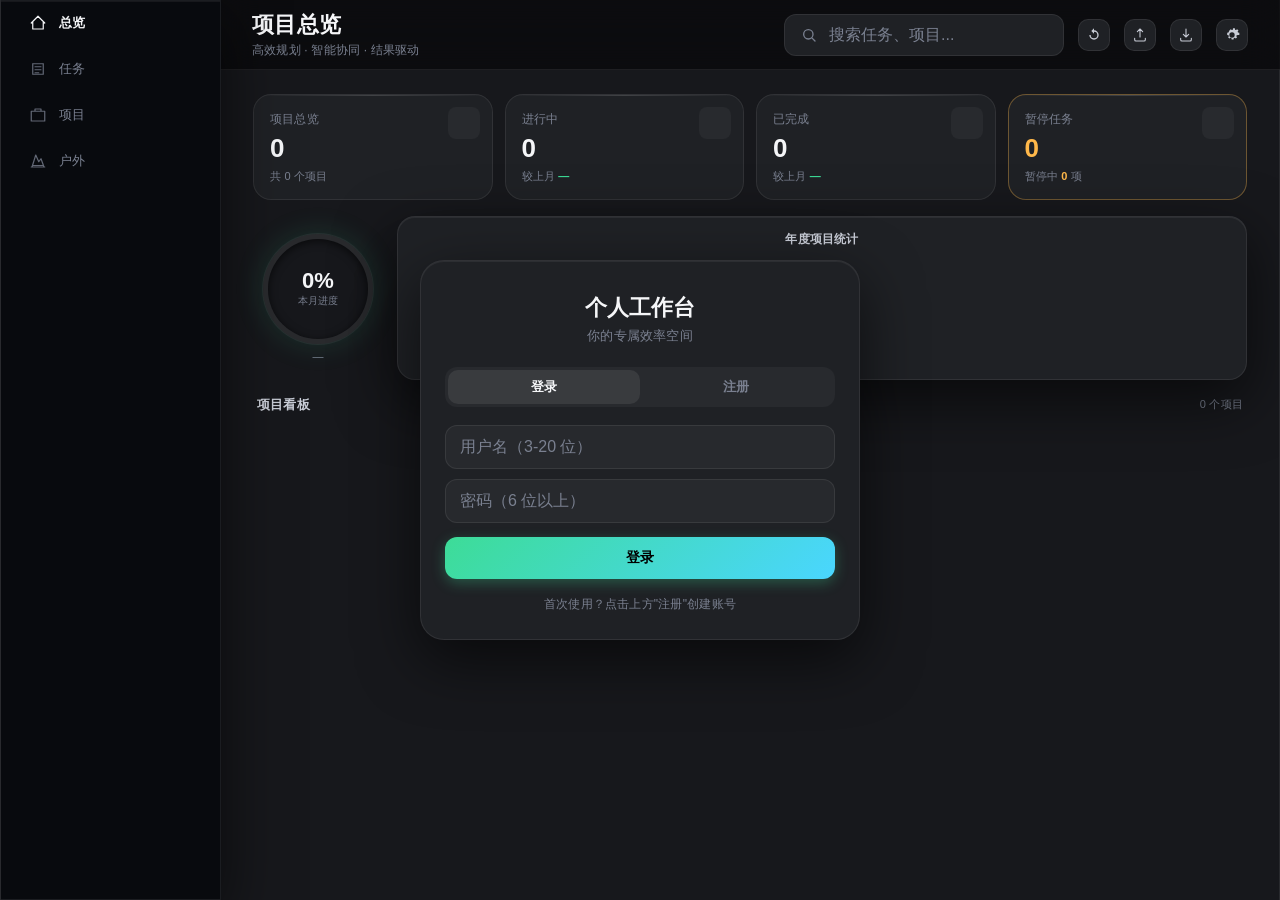
<file: index.html>
<!DOCTYPE html>
<html lang="zh-CN">
<head>
<meta charset="UTF-8">
<meta name="viewport" content="width=device-width, initial-scale=1.0, maximum-scale=1.0, user-scalable=no">
<meta name="theme-color" content="#0b0d12">
<meta name="apple-mobile-web-app-capable" content="yes">
<meta name="apple-mobile-web-app-status-bar-style" content="black-translucent">
<meta name="apple-mobile-web-app-title" content="个人工作台">
<title>个人工作台 - Personal Workbench</title>
<link rel="manifest" href="manifest.json">
<link rel="icon" type="image/png" href="icons/icon-192.png">
<link rel="apple-touch-icon" href="icons/icon-192.png">
<link rel="stylesheet" href="style.css">
</head>
<body>
  <!-- 背景动效层 -->
  <div class="bg-aurora"></div>
  <div class="bg-grid"></div>

  <!-- ========== 登录页 ========== -->
  <div class="auth-page" id="authPage">
    <div class="auth-card glass">
      <h1 class="auth-title">个人工作台</h1>
      <p class="auth-subtitle">你的专属效率空间</p>

      <div class="auth-tabs">
        <button class="auth-tab active" data-auth="login">登录</button>
        <button class="auth-tab" data-auth="register">注册</button>
      </div>

      <div class="auth-form">
        <input type="text" id="authUsername" placeholder="用户名（3-20 位）" autocomplete="off">
        <input type="password" id="authPassword" placeholder="密码（6 位以上）" autocomplete="off">
        <button class="btn btn-primary auth-submit" id="authSubmit">登录</button>
      </div>

      <div class="auth-hint" id="authHint">
        首次使用？点击上方"注册"创建账号
      </div>
    </div>
  </div>

  <!-- ========== App 主体（登录后显示） ========== -->
  <div id="appShell" style="display:none;">
    <!-- 顶部操作栏 -->
    <header class="top-bar">
      <div class="top-left" id="topLeft">
        <div class="avatar-wrapper" id="avatarWrap" title="点击修改头像和名称">
          <div class="avatar" id="avatarImg"></div>
          <div class="avatar-info">
            <span class="avatar-name" id="avatarName">我的工作台</span>
            <span class="avatar-company" id="avatarCompany">未设置公司</span>
          </div>
          <span class="avatar-edit-hint">✎</span>
        </div>
      </div>
      <div class="top-center" id="topCenter">
        <div class="page-title" id="pageTitle">项目总览</div>
        <div class="page-subtitle">高效规划 · 智能协同 · 结果驱动</div>
      </div>
      <div class="top-right">
        <div class="top-search" id="topSearch">
          <svg viewBox="0 0 24 24" width="16" height="16"><circle cx="11" cy="11" r="7" stroke="currentColor" stroke-width="2" fill="none"/><path d="M21 21l-4.35-4.35" stroke="currentColor" stroke-width="2" fill="none" stroke-linecap="round"/></svg>
          <input type="text" placeholder="搜索任务、项目..." id="globalSearchInput">
        </div>
        <button class="icon-btn" id="historyBtn" title="任务进度">
          <svg viewBox="0 0 24 24" width="16" height="16"><path d="M12 5V2L8 6l4 4V7a5 5 0 1 1-5 5H5a7 7 0 1 0 7-7Z" fill="currentColor"/></svg>
        </button>
        <button class="icon-btn" id="backupBtn" title="本地备份">
          <svg viewBox="0 0 24 24" width="16" height="16"><path d="M12 15V3M8 7l4-4 4 4M4 17v2a2 2 0 0 0 2 2h12a2 2 0 0 0 2-2v-2" stroke="currentColor" stroke-width="1.6" fill="none" stroke-linecap="round" stroke-linejoin="round"/></svg>
        </button>
        <button class="icon-btn" id="importBackupBtn" title="导入备份">
          <svg viewBox="0 0 24 24" width="16" height="16"><path d="M12 3v12M8 11l4 4 4-4M4 17v2a2 2 0 0 0 2 2h12a2 2 0 0 0 2-2v-2" stroke="currentColor" stroke-width="1.6" fill="none" stroke-linecap="round" stroke-linejoin="round"/></svg>
        </button>
        <button class="icon-btn" id="settingsBtn" title="设置">
          <svg viewBox="0 0 24 24" width="16" height="16"><path d="M12 8a4 4 0 1 0 0 8 4 4 0 0 0 0-8Zm9 4-2 .3a7.5 7.5 0 0 1-.6 1.5l1.3 1.6-2 2-1.6-1.3a7.5 7.5 0 0 1-1.5.6l-.3 2h-2.8l-.3-2a7.5 7.5 0 0 1-1.5-.6l-1.6 1.3-2-2 1.3-1.6a7.5 7.5 0 0 1-.6-1.5l-2-.3V8.7l2-.3a7.5 7.5 0 0 1 .6-1.5L8.1 5.3l2-2 1.6 1.3a7.5 7.5 0 0 1 1.5-.6l.3-2h2.8l.3 2a7.5 7.5 0 0 1 1.5.6l1.6-1.3 2 2-1.3 1.6a7.5 7.5 0 0 1 .6 1.5l2 .3V12Z" fill="currentColor"/></svg>
        </button>
      </div>
    </header>

    <!-- 侧边栏/底部 Tab -->
    <nav class="tab-bar glass" id="tabBar">
      <button class="tab active" data-tab="overview">
        <svg viewBox="0 0 24 24" width="20" height="20"><path d="M3 12 12 3l9 9M5 10v10h14V10" stroke="currentColor" stroke-width="1.6" fill="none" stroke-linecap="round" stroke-linejoin="round"/></svg>
        <span>总览</span>
      </button>
      <button class="tab" data-tab="tasks">
        <svg viewBox="0 0 24 24" width="20" height="20"><path d="M5 5h14v14H5zM8 9h8M8 13h8M8 17h5" stroke="currentColor" stroke-width="1.6" fill="none" stroke-linecap="round"/></svg>
        <span>任务</span>
      </button>
      <button class="tab tab-add" id="fabBtn" title="新增">
        <span class="tab-add-bg">
          <svg viewBox="0 0 24 24" width="22" height="22"><path d="M12 5v14M5 12h14" stroke="currentColor" stroke-width="2" stroke-linecap="round"/></svg>
        </span>
      </button>
      <button class="tab" data-tab="projects">
        <svg viewBox="0 0 24 24" width="20" height="20"><path d="M3 7h18v13H3zM8 7V4h8v3" stroke="currentColor" stroke-width="1.6" fill="none" stroke-linecap="round" stroke-linejoin="round"/></svg>
        <span>项目</span>
      </button>
      <button class="tab" data-tab="health">
        <svg viewBox="0 0 24 24" width="20" height="20"><path d="M3 20h18M4 20L9 4l4 9 3-4 4 11M5 18h13" stroke="currentColor" stroke-width="1.6" fill="none" stroke-linecap="round" stroke-linejoin="round"/></svg>
        <span>户外</span>
      </button>
    </nav>

    <!-- 主内容区 -->
    <main class="app-main" id="appMain">

    <!-- ========== 项目总览页 ========== -->
    <section class="page page-overview active" id="pageOverview">
      <!-- 统计卡片组 -->
      <div class="stats-row">
        <div class="stat-card">
          <div class="stat-label">项目总览</div>
          <div class="stat-value" id="statTotalProj">0</div>
          <div class="stat-meta">共 <span id="statTotalProjSub">0</span> 个项目</div>
        </div>
        <div class="stat-card">
          <div class="stat-label">进行中</div>
          <div class="stat-value" id="statActive">0</div>
          <div class="stat-meta">较上月 <span class="up" id="statActiveTrend">—</span></div>
        </div>
        <div class="stat-card">
          <div class="stat-label">已完成</div>
          <div class="stat-value" id="statDone">0</div>
          <div class="stat-meta">较上月 <span class="up" id="statDoneTrend">—</span></div>
        </div>
        <div class="stat-card paused">
          <div class="stat-label">暂停任务</div>
          <div class="stat-value" id="statPaused">0</div>
          <div class="stat-meta">暂停中 <span class="down" id="statPausedSub">0</span> 项</div>
        </div>
      </div>

      <!-- 进度飞轮 + 年度柱状图（左）+ 今日任务预览（右） -->
      <div class="progress-section">
        <div class="progress-label" id="progressDateLabel">本月进度</div>
        <div class="progress-row">
          <div class="progress-circle-wrap">
            <div class="progress-circle" id="progressCircle">
              <div class="circle-inner">
                <div class="circle-pct" id="circlePct">0%</div>
                <div class="circle-caption">本月进度</div>
              </div>
            </div>
            <div class="progress-days" id="progressDays">—</div>
          </div>
          <div class="yearly-chart glass" id="yearlyChart">
            <div class="chart-title">年度项目统计</div>
            <div class="chart-bars" id="chartBars">
              <!-- JS 渲染每月柱状图 -->
            </div>
            <div class="chart-legend">
              <span><i style="background:var(--accent)"></i> 每月新增项目</span>
            </div>
          </div>
          <!-- PC端：AI 智能助手 -->
          <div class="ai-assistant glass" id="aiAssistant">
            <div class="ai-head">
              <div class="ai-avatar">✨</div>
              <div class="ai-title">AI 智能助手</div>
            </div>
            <div class="ai-body">
              <div class="ai-section">
                <div class="ai-section-title">🎯 今日焦点</div>
                <div class="ai-focus-list" id="aiFocusList">
                  <div class="empty-hint">暂无高优先级任务</div>
                </div>
              </div>
              <div class="ai-section">
                <div class="ai-section-title">💡 智能建议</div>
                <div class="ai-suggestion" id="aiSuggestion">正在分析你的工作数据...</div>
              </div>
              <div class="ai-section">
                <div class="ai-section-title">📊 最新动态</div>
                <div class="ai-news-list" id="aiNewsList">
                  <div class="empty-hint">暂无动态</div>
                </div>
              </div>
            </div>
          </div>
        </div>
      </div>

      <!-- 项目看板 -->
      <div class="overview-projects-panel">
        <div class="panel-head">
          <span class="panel-title">项目看板</span>
          <span class="panel-meta" id="overviewProjectCount">0 个项目</span>
        </div>
        <div class="projects-row" id="overviewProjects">
          <!-- JS 渲染 -->
        </div>
        <!-- 任务搜索框（位于项目看板面板下方，右侧搜索图标做确认搜索） -->
        <div class="search-bar overview-search">
          <input type="text" placeholder="搜索任务、项目..." id="searchInput">
          <button class="search-btn" id="searchBtn" title="搜索">
            <svg viewBox="0 0 24 24" width="18" height="18"><circle cx="11" cy="11" r="7" stroke="currentColor" stroke-width="1.8" fill="none" stroke-linecap="round"/><path d="M16.5 16.5 21 21" stroke="currentColor" stroke-width="1.8" fill="none" stroke-linecap="round"/></svg>
          </button>
        </div>
      </div>
    </section>

    <!-- ========== 任务管理页（日历 + 今日待办 + 本周任务） ========== -->
    <section class="page page-tasks" id="pageTasks">
      <!-- 日历区域 -->
      <div class="calendar-wrap glass">
        <div class="cal-header">
          <button class="cal-nav" id="prevMonth">‹</button>
          <div class="cal-title" id="calTitle">2025年5月</div>
          <button class="cal-nav" id="nextMonth">›</button>
        </div>
        <div class="cal-weekdays" id="calWeekdays">
          <span>一</span><span>二</span><span>三</span><span>四</span><span>五</span><span>六</span><span>日</span>
        </div>
        <div class="cal-days" id="calDays"></div>
      </div>

      <!-- 今日待办（可折叠） -->
      <div class="collapsible-section">
        <button class="collapse-header" id="todayTasksHeader">
          <span class="collapse-title">
            <span class="collapse-icon"><svg viewBox="0 0 24 24" width="17" height="17"><rect x="4" y="4" width="16" height="16" rx="2.5" stroke="currentColor" stroke-width="1.6" fill="none"/><path d="M8 9h8M8 13h5" stroke="currentColor" stroke-width="1.6" fill="none" stroke-linecap="round"/></svg></span>
            今日待办
          </span>
          <span class="collapse-meta">
            <span class="badge" id="taskCount">0</span>
            <span class="collapse-arrow" id="todayTasksArrow">▾</span>
          </span>
        </button>
        <div class="collapse-body" id="todayTasksBody">
          <div class="task-list" id="taskList"></div>
        </div>
      </div>

      <!-- 本周任务（可折叠） -->
      <div class="collapsible-section">
        <button class="collapse-header" id="weekTasksHeader">
          <span class="collapse-title">
            <span class="collapse-icon"><svg viewBox="0 0 24 24" width="17" height="17"><rect x="3.5" y="5" width="17" height="16" rx="2" stroke="currentColor" stroke-width="1.6" fill="none"/><path d="M3.5 9.5h17M8 3v4M16 3v4" stroke="currentColor" stroke-width="1.6" fill="none" stroke-linecap="round"/></svg></span>
            本周任务
          </span>
          <span class="collapse-meta">
            <span class="badge" id="eventCount">0</span>
            <span class="collapse-arrow" id="weekTasksArrow">▾</span>
          </span>
        </button>
        <div class="collapse-body" id="weekTasksBody">
          <div class="event-list" id="eventList"></div>
        </div>
      </div>

      <!-- 所有任务（可折叠，含已完成） -->
      <div class="collapsible-section">
        <button class="collapse-header" id="allTasksHeader">
          <span class="collapse-title">
            <span class="collapse-icon"><svg viewBox="0 0 24 24" width="17" height="17"><path d="M4 6h11M4 12h11M4 18h11" stroke="currentColor" stroke-width="1.6" fill="none" stroke-linecap="round"/><circle cx="19" cy="6" r="0.8" fill="currentColor"/><circle cx="19" cy="12" r="0.8" fill="currentColor"/><circle cx="19" cy="18" r="0.8" fill="currentColor"/></svg></span>
            所有任务
          </span>
          <span class="collapse-meta">
            <span class="badge" id="taskAllCount">0</span>
            <span class="collapse-arrow" id="allTasksArrow">▾</span>
          </span>
        </button>
        <div class="collapse-body" id="allTasksBody">
          <div class="task-list" id="taskAllList"></div>
        </div>
      </div>
    </section>

    <!-- ========== 项目管理页 ========== -->
    <section class="page page-projects" id="pageProjects">
      <div class="section-header">
        <h2>我的项目</h2>
      </div>
      <div class="project-summary glass" id="projSummary">
        <!-- 汇总由 JS 渲染 -->
      </div>
      <div class="project-full-list" id="projectFullList">
        <!-- 项目卡片由 JS 渲染 -->
      </div>
    </section>

    <!-- ========== 户外页面（v2.0：仅保留露营） ========== -->
    <section class="page page-health" id="pageHealth">
      <!-- 露营装备看板（最上面） -->
      <div class="camping-gear glass" id="campingGear"></div>
      <!-- 记录露营 -->
      <button class="btn btn-primary camping-log-btn" id="campingLogBtn"><svg viewBox="0 0 24 24" width="18" height="18"><path d="M12 4 3 19h18L12 4Z" stroke="currentColor" stroke-width="1.7" fill="none" stroke-linejoin="round"/><path d="M12 4l2.5 15M12 4 9.5 19M5 14h14" stroke="currentColor" stroke-width="1.7" fill="none" stroke-linecap="round" stroke-linejoin="round"/></svg> 记录露营</button>
      <!-- 露营看板 -->
      <div class="camping-board glass" id="campingBoard"></div>
      <!-- 历史记录 -->
      <div class="camping-history" id="campingHistory"></div>
    </section>
  </main>

  <!-- ========== 设置中心页（覆盖式） ========== -->
  <section class="settings-page" id="settingsPage">
    <header class="settings-header glass">
      <button class="icon-btn" id="settingsBack">‹</button>
      <h2>设置中心</h2>
      <span style="width:36px;"></span>
    </header>

    <div class="settings-body">

      <!-- 一、账号与同步 -->
      <div class="settings-group">
        <div class="group-title">一、账号信息</div>
        <div class="settings-card glass">
          <div class="settings-row" id="rowProfile">
            <span>登录账号</span>
            <span class="settings-row-hint" id="loginAccountName">—</span>
          </div>
          <div class="settings-row clickable" id="rowChangePwd">
            <span>修改登录密码</span>
            <span class="arrow">›</span>
          </div>
          <div class="settings-row clickable" id="rowLogout">
            <span class="danger-text">退出登录</span>
            <span class="arrow">›</span>
          </div>
        </div>
      </div>

      <!-- 二、任务与项目 -->
      <div class="settings-group">
        <div class="group-title">二、任务与项目</div>
        <div class="settings-card glass">
          <div class="settings-row">
            <span>新建任务默认优先级</span>
            <select class="form-select-sm" id="setDefaultPriority" onchange="saveSettingsPrefs()">
              <option value="high">高</option>
              <option value="mid" selected>中</option>
              <option value="low">低</option>
            </select>
          </div>
          <div class="settings-row">
            <span>已完成任务显示</span>
            <select class="form-select-sm" id="setDoneTaskDisplay" onchange="saveSettingsPrefs();renderTasks();renderTasksAll()">
              <option value="strike">划线保留</option>
              <option value="bottom" selected>沉底</option>
              <option value="hide">隐藏</option>
            </select>
          </div>
          <div class="settings-row">
            <span>项目卡片排序</span>
            <select class="form-select-sm" id="setProjectSort" onchange="saveSettingsPrefs();renderProjects();renderOverview()">
              <option value="due">截止日期</option>
              <option value="created">创建时间</option>
              <option value="name">名称</option>
            </select>
          </div>
          <div class="settings-row clickable" id="rowProjTypeManage">
            <span>项目类型预设</span>
            <span class="settings-row-hint" id="projTypeCountHint">0 个类型</span>
            <span class="arrow">›</span>
          </div>
          <div class="settings-row clickable" id="rowTagManage">
            <span>自定义标签管理</span>
            <span class="settings-row-hint" id="tagCountHint">0 个标签</span>
            <span class="arrow">›</span>
          </div>
        </div>
      </div>

      <!-- 三、文件与导出设置 -->
      <div class="settings-group">
        <div class="group-title">三、文件与导出设置</div>
        <div class="settings-card glass">
          <div class="settings-row clickable" id="rowCloudUsage">
            <span>查看本地数据大小</span>
            <span class="settings-row-hint" id="cloudUsageHint">查看占用量</span>
            <span class="arrow">›</span>
          </div>
          <div class="settings-row clickable" id="rowBatchDelete">
            <span>批量删除数据</span>
            <span class="settings-row-hint">清理无用记录</span>
            <span class="arrow">›</span>
          </div>
          <div class="settings-row clickable" id="rowExportAll">
            <span>全部数据本地备份导出</span>
            <span class="arrow">›</span>
          </div>
          <div class="settings-row clickable" id="rowImportAll">
            <span>全部数据文件导入</span>
            <span class="settings-row-hint">从备份文件恢复</span>
            <span class="arrow">›</span>
          </div>
          <div class="settings-row clickable" id="rowClearSample">
            <span class="danger-text">清空示例数据</span>
            <span class="settings-row-hint">恢复为空白默认数据</span>
            <span class="arrow">›</span>
          </div>
        </div>
      </div>

      <!-- 四、视图与外观 -->
      <div class="settings-group">
        <div class="group-title">四、视图与外观</div>
        <div class="settings-card glass">
          <div class="settings-row">
            <span>周起始日</span>
            <select class="form-select-sm" id="setWeekStart" onchange="saveSettingsPrefs();renderCalendar()">
              <option value="monday" selected>周一</option>
              <option value="sunday">周日</option>
            </select>
          </div>
          <div class="settings-row">
            <span>默认起始页</span>
            <select class="form-select-sm" id="setDefaultPage" onchange="saveSettingsPrefs()">
              <option value="overview" selected>总览</option>
              <option value="tasks">任务</option>
              <option value="projects">项目</option>
              <option value="health">户外</option>
            </select>
          </div>
          <div class="settings-row">
            <span>主题模式</span>
            <div class="seg-control" id="themeControl">
              <button data-theme="dark" class="active">深色</button>
              <button data-theme="light">浅色</button>
            </div>
          </div>
          <div class="settings-row">
            <span>强调色</span>
            <div class="color-picker" id="accentPicker">
              <span data-accent="#3ddc97" class="active" style="background:#3ddc97"></span>
              <span data-accent="#ED5126" style="background:#ED5126"></span>
              <span data-accent="#862617" style="background:#862617"></span>
              <span data-accent="#F97D1C" style="background:#F97D1C"></span>
              <span data-accent="#FEBA07" style="background:#FEBA07"></span>
              <span data-accent="#BACF65" style="background:#BACF65"></span>
              <span data-accent="#20A162" style="background:#20A162"></span>
              <span data-accent="#22A2C3" style="background:#22A2C3"></span>
              <span data-accent="#2983BB" style="background:#2983BB"></span>
              <span data-accent="#A020F0" style="background:#A020F0"></span>
            </div>
          </div>
        </div>
      </div>

      <div class="settings-footer" id="settingsFooter">
        个人工作台 <span id="appVersionText">v1.1</span> · 本地存储版<br>
        数据保存在当前浏览器中
      </div>
    </div>
  </section>

  <!-- 左下角浮动操作按钮 + 弹出菜单 -->
  <div class="fab-area" id="fabArea">
    <div class="fab-menu" id="fabMenu">
      <button class="fab-menu-item" data-action="project">
        <span class="fab-menu-icon"><svg viewBox="0 0 24 24" width="20" height="20"><path d="M3 7.5A1.5 1.5 0 0 1 4.5 6H9l2 2h8.5A1.5 1.5 0 0 1 21 9.5v9a1.5 1.5 0 0 1-1.5 1.5h-15A1.5 1.5 0 0 1 3 18.5v-11Z" stroke="currentColor" stroke-width="1.7" fill="none" stroke-linejoin="round"/></svg></span>
        <span class="fab-menu-label">新建项目</span>
      </button>
      <button class="fab-menu-item" data-action="task">
        <span class="fab-menu-icon"><svg viewBox="0 0 24 24" width="20" height="20"><rect x="4" y="4" width="16" height="16" rx="2.5" stroke="currentColor" stroke-width="1.7" fill="none"/><path d="M8 9h8M8 13h5M8 17h3" stroke="currentColor" stroke-width="1.7" fill="none" stroke-linecap="round"/></svg></span>
        <span class="fab-menu-label">新建任务</span>
      </button>
      <button class="fab-menu-item" data-action="camping">
        <span class="fab-menu-icon"><svg viewBox="0 0 24 24" width="20" height="20"><path d="M12 4 3 19h18L12 4Z" stroke="currentColor" stroke-width="1.7" fill="none" stroke-linejoin="round"/><path d="M12 4l2.5 15M12 4 9.5 19M5 14h14" stroke="currentColor" stroke-width="1.7" fill="none" stroke-linecap="round" stroke-linejoin="round"/></svg></span>
        <span class="fab-menu-label">记录露营</span>
      </button>
    </div>
  </div>

  <!-- 修改密码弹层 -->
  <div class="modal-mask" id="pwdModal">
    <div class="modal glass">
      <div class="modal-head">
        <h3>修改密码</h3>
        <button class="modal-close" id="pwdClose">×</button>
      </div>
      <div class="modal-body">
        <label class="form-label">原密码</label>
        <input type="password" id="oldPwd" placeholder="输入原密码">
        <label class="form-label">新密码</label>
        <input type="password" id="newPwd" placeholder="6 位以上">
        <label class="form-label">确认新密码</label>
        <input type="password" id="newPwd2" placeholder="再次输入">
      </div>
      <div class="modal-foot">
        <button class="btn btn-ghost" id="pwdCancel">取消</button>
        <button class="btn btn-primary" id="pwdSave">确认修改</button>
      </div>
    </div>
  </div>

  <!-- 头像/公司编辑弹层 -->
  <div class="modal-mask" id="profileModal">
    <div class="modal glass">
      <div class="modal-head">
        <h3>编辑资料</h3>
        <button class="modal-close" id="profileClose">×</button>
      </div>
      <div class="modal-body profile-body">
        <div class="profile-avatar-section">
          <div class="profile-avatar-preview" id="profileAvatarPreview"></div>
          <div class="profile-avatar-actions">
            <button class="btn btn-ghost btn-sm" id="pickEmoji">选表情</button>
            <button class="btn btn-ghost btn-sm" id="pickColor">换颜色</button>
            <button class="btn btn-ghost btn-sm" id="pickImage">📷 上传图片</button>
          </div>
          <input type="file" id="avatarImageFile" accept="image/*" style="display:none;">
          <div class="emoji-picker" id="emojiPicker" style="display:none;">
            <span>😀</span><span>😎</span><span>🤩</span><span>🚀</span><span>💼</span>
            <span>💡</span><span>🔥</span><span>⭐</span><span>🎯</span><span>🏆</span>
            <span>💪</span><span>🧠</span><span>📊</span><span>📋</span><span>✅</span>
            <span>⚡</span><span>🎨</span><span>🔧</span><span>📱</span><span>💻</span>
          </div>
          <div class="color-picker-grid" id="colorPickerGrid" style="display:none;">
            <span style="background:#3ddc97"></span>
            <span style="background:#4ad6ff"></span>
            <span style="background:#a78bfa"></span>
            <span style="background:#f0abfc"></span>
            <span style="background:#ffb84a"></span>
            <span style="background:#ff5a5f"></span>
            <span style="background:#6366f1"></span>
            <span style="background:#14b8a6"></span>
            <span style="background:#f97316"></span>
            <span style="background:#8b5cf6"></span>
            <span style="background:#ec4899"></span>
            <span style="background:#06b6d4"></span>
          </div>
        </div>
        <label class="form-label">昵称</label>
        <input type="text" id="profileName" placeholder="输入你的昵称" maxlength="12">
        <label class="form-label">公司</label>
        <input type="text" id="profileCompany" placeholder="输入公司/团队名称" maxlength="20">
      </div>
      <div class="modal-foot">
        <button class="btn btn-ghost" id="profileCancel">取消</button>
        <button class="btn btn-primary" id="profileSave">保存</button>
      </div>
    </div>
  </div>

  <!-- 导入文件 -->
  <input type="file" id="importFile" accept="application/json" style="display:none;">
  </div><!-- /appShell -->

  <!-- 记录露营弹层 -->
  <div class="modal-mask" id="campingLogModal">
    <div class="modal glass">
      <div class="modal-head">
        <h3>⛺ 记录露营</h3>
        <button class="modal-close" id="campingLogClose">×</button>
      </div>
      <div class="modal-body">
        <label class="form-label">露营地点</label>
        <input type="text" id="campLoc" placeholder="例如：莫干山营地" maxlength="30">
        <label class="form-label">交通方式</label>
        <select id="campTransport" class="form-select">
          <option value="骑行">骑行</option>
          <option value="电动车">电动车</option>
          <option value="汽车">汽车</option>
          <option value="公共">公共</option>
        </select>
        <label class="form-label">露营人员</label>
        <select id="campPeople" class="form-select">
          <option value="家人">家人</option>
          <option value="朋友">朋友</option>
          <option value="随缘">随缘</option>
        </select>
        <label class="form-label">露营评级</label>
        <select id="campRating" class="form-select">
          <option value="优秀">优秀</option>
          <option value="良好">良好</option>
          <option value="说得过去">说得过去</option>
          <option value="扑街">扑街</option>
        </select>
        <label class="form-label">露营类别</label>
        <select id="campCategory" class="form-select">
          <option value="获能">获能</option>
          <option value="散心">散心</option>
          <option value="锻炼">锻炼</option>
          <option value="野炊">野炊</option>
        </select>
        <label class="form-label">备注（可选）</label>
        <input type="text" id="campNote" placeholder="补充说明..." maxlength="60">
      </div>
      <div class="modal-foot">
        <button class="btn btn-ghost" id="campingLogCancel">取消</button>
        <button class="btn btn-primary" id="campingLogSave">保存</button>
      </div>
    </div>
  </div>

  <!-- 编辑露营装备弹层 -->
  <div class="modal-mask" id="campingGearModal">
    <div class="modal glass">
      <div class="modal-head">
        <h3 id="campingGearTitle">编辑露营装备</h3>
        <button class="modal-close" id="campingGearClose">×</button>
      </div>
      <div class="modal-body">
        <label class="form-label">装备清单</label>
        <textarea id="campingGearInput" rows="5" placeholder="如：帐篷 / 睡袋 / 防潮垫 / 头灯 / 烧烤架 ..."></textarea>
        <p class="form-hint">换行可分行填写，保存后会显示在露营装备看板。</p>
      </div>
      <div class="modal-foot">
        <button class="btn btn-ghost" id="campingGearCancel">取消</button>
        <button class="btn btn-primary" id="campingGearSave">保存</button>
      </div>
    </div>
  </div>

  <!-- 新增/编辑任务弹层 -->
  <div class="modal-mask" id="taskModal">
    <div class="modal glass">
      <div class="modal-head">
        <h3 id="modalTitle">新建任务</h3>
        <button class="modal-close" id="modalClose">×</button>
      </div>
      <div class="modal-body">
        <label class="form-label">任务标题</label>
        <input type="text" id="taskTitle" placeholder="例如：完成产品需求文档">

        <label class="form-label">所属项目</label>
        <select id="taskProject">
          <!-- 由 JS 动态填充项目列表 -->
        </select>

        <div class="form-row">
          <div class="form-col">
            <label class="form-label">优先级</label>
            <select id="taskPriority">
              <option value="low">低</option>
              <option value="mid" selected>中</option>
              <option value="high">高</option>
            </select>
          </div>
          <div class="form-col datetime-col">
            <label class="form-label">执行时间</label>
            <div class="dt-pair">
              <input type="date" id="taskDate" value="">
              <input type="time" id="taskTime" value="">
            </div>
          </div>
        </div>

        <label class="form-label">备注（可选）</label>
        <textarea id="taskNote" rows="2" placeholder="补充说明..."></textarea>
      </div>
      <div class="modal-foot">
        <button class="btn btn-ghost" id="modalCancel">取消</button>
        <button class="btn btn-primary" id="modalSave">保存</button>
      </div>
    </div>
  </div>

  <!-- 新增/编辑项目弹层 -->
  <div class="modal-mask" id="projectModal">
    <div class="modal glass">
      <div class="modal-head">
        <h3 id="projectModalTitle">新建项目</h3>
        <button class="modal-close" id="projectClose">×</button>
      </div>
      <div class="modal-body">
        <label class="form-label">项目名称</label>
        <input type="text" id="projName" placeholder="例如：小程序改版">
        <label class="form-label">项目编号</label>
        <input type="text" id="projCode" placeholder="例如：YX-JG-2026-001">
        <label class="form-label">项目类型</label>
        <select id="projType"></select>
        <input type="text" id="projTypeCustom" style="display:none;margin-top:6px" placeholder="输入自定义类型名称">
        <label class="form-label">起始时间</label>
        <div class="dt-pair">
          <input type="date" id="projStartDate">
          <input type="time" id="projStartTime">
        </div>
        <label class="form-label">预计完成时间</label>
        <div class="dt-pair">
          <input type="date" id="projDueDate">
          <input type="time" id="projDueTime">
        </div>
        <label class="form-label">项目地址</label>
        <input type="text" id="projAddress" placeholder="例如：https://xxx.com 或物理位置">
        <label class="form-label">项目标签</label>
        <div class="project-tag-select" id="projTagSelect"></div>
        <label class="form-label">项目备注</label>
        <textarea id="projNote" rows="3" placeholder="补充说明项目背景、目标等..."></textarea>
        <label class="form-label">项目状态</label>
        <select id="projStatus">
          <option value="active">进行中</option>
          <option value="paused">已暂停</option>
          <option value="done">已完成</option>
        </select>
      </div>
      <div class="modal-foot">
        <button class="btn-icon btn-del" id="projectDel" title="删除项目">
          <svg viewBox="0 0 24 24" width="20" height="20"><path d="M4 7h16M9 7V5h6v2M6 7l1 13h10l1-13M10 11v5M14 11v5" stroke="currentColor" stroke-width="1.6" fill="none" stroke-linecap="round" stroke-linejoin="round"/></svg>
        </button>
        <button class="btn btn-ghost" id="projectCancel">取消</button>
        <button class="btn btn-primary" id="projectSave">保存</button>
      </div>
    </div>
  </div>

  <!-- Toast -->
  <div class="toast" id="toast"></div>

  <script src="app.js"></script>
  <!-- 注册 Service Worker（PWA 离线可用 + 可添加到主屏幕） -->
  <script>
    if ('serviceWorker' in navigator && (location.protocol === 'https:' || location.hostname === 'localhost' || location.hostname === '127.0.0.1')) {
      window.addEventListener('load', function () {
        navigator.serviceWorker.register('sw.js').catch(function (e) { console.log('SW注册失败', e); });
      });
    }
  </script>
</body>
</html>
</file>
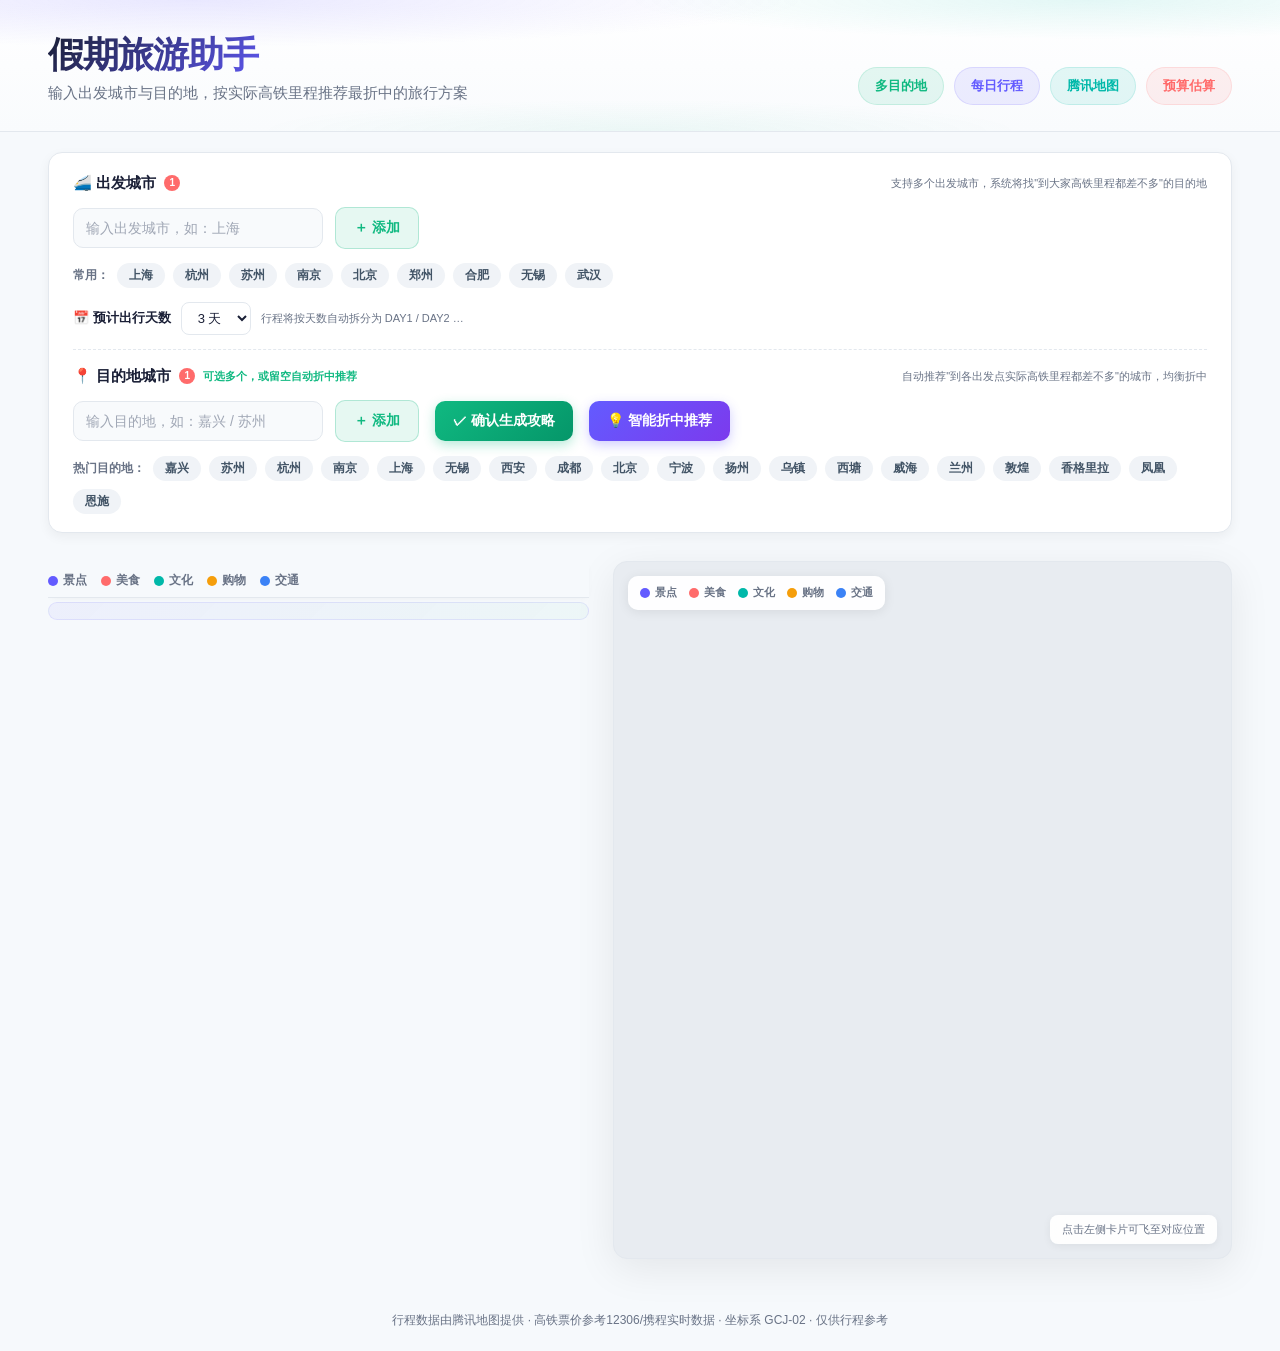
<file: travel-assistant/index.html>
<!DOCTYPE html>
<html lang="zh-CN">
<head>
<meta charset="utf-8">
<meta name="viewport" content="width=device-width,initial-scale=1.0,maximum-scale=1.0,user-scalable=no,viewport-fit=cover">
<title>假期旅游助手</title>
<script src="https://map.qq.com/api/gljs?v=1&key=KHYBZ-3HXK6-KZRS2-ML4UZ-SIZNO-HCFS4"></script>
<style>
*{margin:0;padding:0;box-sizing:border-box}
:root{
  --bg:#f6f9fc;--surface:#fff;--text:#1a1f36;--text-2:#425466;--muted:#697386;
  --border:#e3e8ee;--shadow:0 4px 12px rgba(0,0,0,.05);--shadow-lg:0 10px 40px rgba(0,0,0,.08);
  --r:14px;--r-s:8px;
  --c-scenic:#635BFF;--c-food:#FF6B6B;--c-culture:#00B8A9;--c-shopping:#F59E0B;--c-transport:#3B82F6;
  --c-best:#635BFF;--c-earth:#10B981;
}
body{font-family:-apple-system,BlinkMacSystemFont,'Segoe UI',Roboto,'PingFang SC','Microsoft YaHei',sans-serif;background:var(--bg);color:var(--text);line-height:1.6;overflow-x:hidden;touch-action:manipulation;-webkit-text-size-adjust:100%;-webkit-user-select:none;user-select:none}

/* ===== Banner ===== */
.banner{
  background:
    radial-gradient(ellipse 80% 60% at 15% 0%,rgba(99,91,255,.14),transparent 60%),
    radial-gradient(ellipse 60% 50% at 85% 0%,rgba(0,184,169,.11),transparent 60%),
    radial-gradient(ellipse 50% 40% at 50% 100%,rgba(16,185,129,.06),transparent 60%),
    linear-gradient(180deg,#fff 0%,#f9fbfd 100%);
  border-bottom:1px solid var(--border);padding:34px 48px 26px;
}
.banner-inner{max-width:1400px;margin:0 auto;display:flex;justify-content:space-between;align-items:flex-end;gap:24px;flex-wrap:wrap}
.banner h1{font-size:36px;font-weight:800;letter-spacing:-1px;background:linear-gradient(135deg,#1a1f36 0%,#635BFF 60%,#10B981 100%);-webkit-background-clip:text;-webkit-text-fill-color:transparent;background-clip:text;line-height:1.15}
.banner .sub{font-size:15px;color:var(--muted);margin-top:6px;font-weight:500}
.badges{display:flex;gap:10px;flex-shrink:0}
.badge{padding:8px 16px;border-radius:100px;font-size:13px;font-weight:700;display:inline-flex;align-items:center;gap:6px;border:1px solid transparent;transition:transform .2s}
.badge:hover{transform:translateY(-2px)}
.badge-days{background:rgba(99,91,255,.1);color:#635BFF;border-color:rgba(99,91,255,.15)}
.badge-pois{background:rgba(0,184,169,.1);color:#00B8A9;border-color:rgba(0,184,169,.15)}
.badge-budget{background:rgba(255,107,107,.1);color:#FF6B6B;border-color:rgba(255,107,107,.15)}
.badge-multi{background:rgba(16,185,129,.1);color:#10B981;border-color:rgba(16,185,129,.15)}

/* ===== 选择面板 ===== */
.picker{padding:20px 48px 8px}
.picker-inner{max-width:1400px;margin:0 auto;background:var(--surface);border:1px solid var(--border);border-radius:var(--r);box-shadow:var(--shadow);padding:18px 24px}
.picker-row{display:flex;flex-direction:column;gap:4px;margin-bottom:14px}
.picker-row:last-of-type{margin-bottom:0}
.picker-row-label{display:flex;align-items:center;gap:8px}
.picker-row-label h2{font-size:15px;font-weight:700;color:var(--text)}
.need{display:inline-flex;align-items:center;justify-content:center;width:16px;height:16px;border-radius:50%;background:#FF6B6B;color:#fff;font-size:10px;font-weight:800}
.picker-optional{font-size:11px;color:#10B981;font-weight:700}
.picker-hint{font-size:11px;color:var(--muted);font-weight:500;margin-left:auto}
.fields{display:flex;gap:12px;flex-wrap:wrap;align-items:center;margin-top:8px}
.field-input-wrap{position:relative;flex:1;min-width:180px;max-width:250px}
.field-input{width:100%;padding:11px 12px;border:1px solid var(--border);border-radius:10px;font-size:14px;color:var(--text);background:#f8fafc;outline:none;transition:all .2s;font-family:inherit}
.field-input:focus{border-color:var(--c-best);background:#fff;box-shadow:0 0 0 3px rgba(99,91,255,.12)}
.field-input::placeholder{color:#a0a7b5}
.btn{display:inline-flex;align-items:center;gap:6px;padding:11px 18px;border:none;border-radius:10px;font-size:14px;font-weight:700;font-family:inherit;cursor:pointer;transition:all .2s}
.btn-primary{background:linear-gradient(135deg,#635BFF,#7C3AED);color:#fff;box-shadow:0 4px 12px rgba(99,91,255,.3)}
.btn-primary:hover{transform:translateY(-1px);box-shadow:0 6px 18px rgba(99,91,255,.4)}
.btn-confirm{background:linear-gradient(135deg,#10B981,#059669);color:#fff;box-shadow:0 4px 12px rgba(16,185,129,.3)}
.btn-confirm:hover{transform:translateY(-1px);box-shadow:0 6px 18px rgba(16,185,129,.4)}
.add-btn{background:rgba(16,185,129,.1);color:#10B981;border:1px solid rgba(16,185,129,.25)}
.add-btn:hover{background:rgba(16,185,129,.18)}
.add-btn:disabled{opacity:.4;cursor:not-allowed}
.chips{display:flex;align-items:center;gap:8px;margin-top:10px;flex-wrap:wrap}
.chips-label{font-size:12px;color:var(--muted);font-weight:600}
.days-row{display:flex;align-items:center;gap:10px;margin-top:10px;flex-wrap:wrap}
.days-label{font-size:13px;font-weight:700;color:var(--text)}
.days-input{padding:7px 12px;border:1px solid var(--border);border-radius:8px;font-size:13px;color:var(--text);background:#fff;outline:none;cursor:pointer;font-family:inherit}
.days-input:focus{border-color:var(--c-best);box-shadow:0 0 0 3px rgba(99,91,255,.12)}
.days-hint{font-size:11px;color:var(--muted)}
.chip{padding:4px 12px;border-radius:100px;font-size:12px;font-weight:600;background:#f0f3f7;color:var(--text-2);border:none;cursor:pointer;transition:all .2s}
.chip:hover{background:rgba(99,91,255,.12);color:var(--c-best)}
.chip.recommend{position:relative}
.chip.recommend::after{content:"推荐";position:absolute;top:-8px;right:-6px;font-size:9px;font-weight:800;background:linear-gradient(135deg,#10B981,#0EA5E9);color:#fff;padding:1px 6px;border-radius:100px}

/* ===== 推荐结果 ===== */
.result{padding:16px 48px}
.result-inner{max-width:1400px;margin:0 auto;background:linear-gradient(135deg,rgba(99,91,255,.06),rgba(16,185,129,.05));border:1px solid rgba(99,91,255,.15);border-radius:var(--r);padding:20px 24px}
.result-hd{display:flex;align-items:center;gap:14px;flex-wrap:wrap;margin-bottom:12px}
.result-badge{display:inline-flex;align-items:center;gap:6px;padding:6px 14px;background:linear-gradient(135deg,#635BFF,#7C3AED);color:#fff;border-radius:100px;font-size:13px;font-weight:700}
.result-title{font-size:20px;font-weight:800;color:var(--text)}
.result-sub{font-size:13px;color:var(--muted);margin-top:2px}
.result-metrics{display:flex;gap:16px;flex-wrap:wrap;margin-top:8px}
.rm{display:flex;flex-direction:column;padding:10px 18px;background:rgba(255,255,255,.8);border-radius:10px;border:1px solid rgba(99,91,255,.12)}
.rm b{font-size:20px;color:var(--text);font-weight:800}
.rm span{font-size:11px;color:var(--muted);font-weight:600}
.hidden{display:none!important}

/* ===== 对比表格 ===== */
.compare{padding:16px 48px 0}
.compare-inner{max-width:1400px;margin:0 auto;background:var(--surface);border:1px solid var(--border);border-radius:var(--r);box-shadow:var(--shadow);overflow:hidden}
.cmp-hd{display:flex;align-items:center;justify-content:space-between;padding:14px 20px;cursor:pointer;user-select:none;transition:background .2s}
.cmp-hd:hover{background:#f8fafc}
.cmp-title{font-size:16px;font-weight:700;color:var(--text)}
.cmp-arrow{font-size:12px;color:var(--muted);font-weight:600;transition:transform .2s}
.cmp-body{overflow:hidden;transition:max-height .3s ease}
.cmp-body.collapsed{max-height:0}
.cmp-body .cmp-inner{padding:0 8px 8px}
table{width:100%;border-collapse:separate;border-spacing:0;background:var(--surface);border:1px solid var(--border);border-radius:var(--r);overflow:hidden;box-shadow:var(--shadow)}
th,td{padding:13px 16px;font-size:14px;text-align:left;border-bottom:1px solid var(--border)}
th{background:#f8fafc;color:var(--muted);font-weight:700;font-size:12px;letter-spacing:.3px}
tbody tr:last-child td{border-bottom:none}
tbody tr:hover{background:#fafcff}
tbody tr.best-row{background:rgba(99,91,255,.05)}
.best-tag{display:inline-block;padding:2px 10px;border-radius:100px;font-size:11px;font-weight:700;background:linear-gradient(135deg,#635BFF,#7C3AED);color:#fff;margin-left:6px}
.score-bar{width:70px;height:8px;background:#eef1f6;border-radius:99px;overflow:hidden;display:inline-block;vertical-align:middle;margin-left:8px}
.score-fill{height:100%;background:linear-gradient(90deg,#635BFF,#7C3AED);border-radius:99px}
.green{color:#10B981;font-weight:700}
.red{color:#FF6B6B;font-weight:700}

/* ===== 主内容区 ===== */
.main{display:flex;gap:20px;padding:20px 48px 32px;max-width:1400px;margin:0 auto;height:calc(100vh - 150px);min-height:500px}
.tl-panel{width:46%;max-width:600px;overflow-y:auto;padding-right:4px}
.tl-panel::-webkit-scrollbar{width:6px}
.tl-panel::-webkit-scrollbar-track{background:transparent}
.tl-panel::-webkit-scrollbar-thumb{background:var(--border);border-radius:3px}
.tl-sticky-hdr{position:sticky;top:0;z-index:20;background:var(--bg);padding:4px 0 6px;margin-bottom:0;border-bottom:1px solid var(--border);box-shadow:0 2px 8px -4px rgba(0,0,0,.08)}
.day-hdr{margin-bottom:6px}
.day-hdr h2{font-size:22px;font-weight:700;letter-spacing:-.5px}
.day-hdr .theme{font-size:14px;color:var(--muted);margin-top:2px}
.day-budget{display:inline-block;margin-top:6px;padding:4px 14px;background:rgba(99,91,255,.08);color:#635BFF;border-radius:100px;font-size:13px;font-weight:700}
.legend{display:flex;gap:14px;margin-bottom:0;flex-wrap:wrap}
.legend-item{display:flex;align-items:center;gap:5px;font-size:12px;color:var(--muted);font-weight:600}
.legend-dot{width:10px;height:10px;border-radius:50%;flex-shrink:0}
.tl-list{display:flex;flex-direction:column;gap:7px;position:relative}

/* ===== DAY 分段头 ===== */
.seg-head{display:flex;align-items:center;justify-content:space-between;padding:6px 12px;background:linear-gradient(135deg,rgba(99,91,255,.08),rgba(16,185,129,.05));border:1px solid rgba(99,91,255,.15);border-radius:8px;margin-bottom:1px}
.seg-day{font-size:12px;font-weight:800;color:#635BFF;letter-spacing:.5px}
.seg-meta{font-size:10px;color:var(--muted);font-weight:600}

/* ===== Card ===== */
.card{display:flex;gap:10px;padding:9px 12px 9px 13px;background:linear-gradient(135deg,color-mix(in srgb,var(--cc) 3%,#fff),#fff 50%);border:1px solid var(--border);border-left:2.5px solid var(--cc);border-radius:10px;cursor:pointer;transition:all .22s cubic-bezier(.4,0,.2,1);position:relative;overflow:hidden;animation:slideIn .35s ease-out forwards;opacity:0;box-shadow:var(--shadow)}
@keyframes slideIn{from{opacity:0;transform:translateY(10px)}to{opacity:1;transform:translateY(0)}}
.card::after{content:"";position:absolute;inset:0;background:radial-gradient(140% 120% at 0% 0%,color-mix(in srgb,var(--cc) 8%,transparent),transparent 55%);opacity:0;transition:opacity .22s;pointer-events:none}
.card:hover{transform:translateY(-1.5px);box-shadow:0 6px 20px -6px color-mix(in srgb,var(--cc) 30%,rgba(0,0,0,.12)),0 8px 24px rgba(0,0,0,.05)}
.card:hover::after{opacity:1}
.card:active{transform:translateY(0) scale(.995)}
.card.active{box-shadow:0 0 0 2px color-mix(in srgb,var(--cc) 55%,transparent),0 8px 22px -6px color-mix(in srgb,var(--cc) 35%,rgba(0,0,0,.15));transform:translateY(-1px)}
.card.free-day{background:repeating-linear-gradient(45deg,color-mix(in srgb,var(--cc) 4%,#fff),color-mix(in srgb,var(--cc) 4%,#fff) 8px,rgba(0,0,0,.008) 8px,rgba(0,0,0,.008) 16px);border-left-color:#c4cbd6;cursor:default}
.card.free-day:hover{transform:none;box-shadow:var(--shadow)}
.card.free-day .goto{display:none}
.card .goto{position:absolute;top:7px;right:7px;font-size:9px;font-weight:700;color:var(--muted);display:inline-flex;align-items:center;gap:3px;padding:2px 6px;border-radius:100px;background:rgba(0,0,0,.03);opacity:0;transform:translateX(4px);transition:all .2s}
.card:hover .goto{opacity:1;transform:translateX(0);color:var(--cc)}
.card-l{flex-shrink:0;display:flex;flex-direction:column;align-items:center;width:48px;padding-top:1px}
.t-badge{font-size:11px;font-weight:800;color:var(--text);white-space:nowrap;font-variant-numeric:tabular-nums;letter-spacing:.3px}
.t-sub{font-size:8px;color:var(--muted);font-weight:600;margin-top:0}
.t-dot{width:10px;height:10px;border-radius:50%;background:var(--cc);border:2px solid #fff;box-shadow:0 0 0 1.5px var(--cc),0 1px 3px rgba(0,0,0,.15);margin-top:5px;flex-shrink:0}
.card-l::before{content:"";width:1.5px;flex:1;min-height:8px;margin-top:4px;background:linear-gradient(180deg,color-mix(in srgb,var(--cc) 35%,transparent),transparent);border-radius:1px}
.card-m{flex:1;min-width:0}
.card-top{display:flex;align-items:center;gap:6px;margin-bottom:3px;flex-wrap:wrap}
.cat-tag{display:inline-flex;align-items:center;gap:4px;padding:2px 8px;border-radius:100px;font-size:9px;font-weight:700;letter-spacing:.3px;border:1px solid color-mix(in srgb,var(--cc) 22%,transparent)}
.seq-num{display:inline-flex;align-items:center;justify-content:center;width:18px;height:18px;border-radius:6px;background:linear-gradient(135deg,var(--cc),color-mix(in srgb,var(--cc) 60%,#000));color:#fff;font-size:10px;font-weight:800;flex-shrink:0;box-shadow:0 2px 5px -1px color-mix(in srgb,var(--cc) 60%,transparent)}
.p-name{font-size:14px;font-weight:800;color:var(--text);letter-spacing:-.2px}
.p-desc{font-size:11px;color:var(--text-2);line-height:1.45;margin-bottom:5px}
.transit-line{display:inline-flex;align-items:center;gap:5px;margin-bottom:4px;padding:2px 8px;background:linear-gradient(135deg,rgba(59,130,246,.08),rgba(59,130,246,.03));border:1px solid rgba(59,130,246,.14);border-radius:100px;font-size:10px;color:#2563EB;font-weight:600}
.card-bot{display:flex;gap:6px;flex-wrap:wrap;align-items:center;margin-top:1px}
.chip-line{display:inline-flex;align-items:center;gap:4px;padding:2px 7px;border-radius:100px;background:rgba(0,0,0,.03);font-size:10px;color:var(--text-2);font-weight:600}
.chip-line .ico{opacity:.75}
.chip-line.budget{background:color-mix(in srgb,var(--cc) 9%,transparent);color:var(--cc)}
.meta{font-size:11px;color:var(--muted);font-weight:500}
.meta-b{color:var(--text);font-weight:700}
.day-total{margin-top:4px;padding:8px 12px;background:linear-gradient(135deg,rgba(99,91,255,.06),rgba(16,185,129,.04));border:1px solid rgba(99,91,255,.12);border-radius:var(--r);display:flex;justify-content:space-between;align-items:center}
.day-total span{font-size:11px;color:var(--muted);font-weight:600}
.day-total b{font-size:15px;color:#635BFF;font-weight:800}

/* ===== Map ===== */
.map-wrap{flex:1;min-width:400px;position:relative;border-radius:var(--r);overflow:hidden;box-shadow:var(--shadow-lg);border:1px solid var(--border);background:#e8ecf1}
#map{width:100%;height:100%}
.map-legend{position:absolute;top:14px;left:14px;background:rgba(255,255,255,.95);backdrop-filter:blur(10px);padding:8px 12px;border-radius:10px;box-shadow:0 2px 12px rgba(0,0,0,.08);z-index:10;display:flex;gap:12px;flex-wrap:wrap}
.map-legend .legend-item{font-size:11px}
.map-tip{position:absolute;bottom:14px;right:14px;background:rgba(255,255,255,.92);backdrop-filter:blur(8px);padding:6px 12px;border-radius:8px;font-size:11px;color:var(--muted);z-index:10;box-shadow:0 2px 8px rgba(0,0,0,.06)}

/* ===== 折中概览地图 ===== */
.ov-hd{display:flex;align-items:center;gap:10px;margin-bottom:10px;flex-wrap:wrap}
.ov-title{font-size:15px;font-weight:800;color:var(--text)}
.ov-cap{font-size:12px;color:var(--muted);font-weight:500}
.ov-map{width:100%;height:340px;border-radius:var(--r);overflow:hidden;border:1px solid var(--border);background:#e8ecf1;position:relative}
.ov-legend{position:absolute;top:10px;left:10px;background:rgba(255,255,255,.95);backdrop-filter:blur(8px);padding:6px 10px;border-radius:8px;box-shadow:0 2px 8px rgba(0,0,0,.08);z-index:10;display:flex;gap:12px;flex-wrap:wrap;font-size:11px}
.ov-legend .legend-item{font-size:11px}

/* ===== 候选目的地 ===== */
.cand-wrap{margin-top:14px;padding-top:14px;border-top:1px dashed var(--border)}
.cand-label{font-size:12px;color:var(--muted);font-weight:600;margin-bottom:10px}
.cand-list{display:flex;gap:12px;flex-wrap:wrap}
.cand{flex:1;min-width:180px;max-width:260px;padding:12px 16px;background:var(--surface);border:1px solid var(--border);border-radius:12px;cursor:pointer;transition:all .2s;text-align:left;font-family:inherit}
.cand:hover{border-color:rgba(99,91,255,.4);transform:translateY(-1px);box-shadow:var(--shadow)}
.cand.active{border-color:#635BFF;box-shadow:0 0 0 2px rgba(99,91,255,.18);background:rgba(99,91,255,.04)}
.cand span{display:block}
.cand .cand-name{font-size:15px;font-weight:800;color:var(--text);display:flex;align-items:center;gap:6px}
.cand .cand-theme{font-size:11px;color:var(--muted);margin-top:2px}
.cand .cand-meta{font-size:11px;color:var(--text-2);margin-top:6px;font-weight:600}
.cand .cand-tag{display:inline-block;padding:1px 8px;border-radius:100px;font-size:10px;font-weight:800;background:linear-gradient(135deg,#635BFF,#7C3AED);color:#fff;margin-left:auto}

/* ===== Footer ===== */
.footer{padding:20px 48px;text-align:center;font-size:12px;color:var(--muted);max-width:1400px;margin:0 auto}

/* ===== Responsive ===== */
@media(max-width:900px){
  .banner{padding:24px 20px}.banner h1{font-size:24px}
  .picker{padding:16px 20px}.result{padding:12px 20px}.compare{padding:12px 20px}
  .main{flex-direction:column;padding:16px 20px;height:auto}
  .tl-panel{width:100%;max-width:none;max-height:450px}
  .map-wrap{min-width:0;height:400px}
  .field-input-wrap{min-width:150px;max-width:100%;flex:1 1 100%}
  .picker-hint{display:none}
  th,td{padding:10px 10px;font-size:12px}
  /* 卡片信息完整显示，不截断不隐藏 */
  .card{overflow:visible}
  .card .goto{opacity:.7;transform:none}
  .p-desc{white-space:normal;word-break:break-word}
  .card-bot{flex-wrap:wrap}
  .card-l{width:42px}
  .t-badge{font-size:10px}
  .t-sub{font-size:7px}
  .p-name{font-size:13px}
  .seq-num{width:16px;height:16px;font-size:10px;border-radius:6px}
  .cat-tag{padding:2px 8px;font-size:9px}
  .chip-line{padding:2px 6px;font-size:9px}
  .seg-head{padding:5px 10px}
  .seg-day{font-size:11px}
  .seg-meta{font-size:9px}
  .day-hdr h2{font-size:18px}
  .day-hdr .theme{font-size:12px}
  .day-budget{font-size:11px;padding:3px 10px;margin-top:4px}
  .legend{gap:10px}
  .legend-item{font-size:10px}
}
@media(max-width:480px){
  .banner{padding:18px 14px}.banner h1{font-size:20px}
  .picker{padding:12px 14px}.result{padding:10px 14px}.compare{padding:10px 14px}
  .main{padding:10px 12px 20px}
  .tl-panel{max-height:380px}
  .map-wrap{height:320px}
  .card{padding:7px 10px 7px 11px;gap:7px}
  .card-l{width:38px}
  .p-name{font-size:12px}
  .p-desc{font-size:10px}
  .chip-line{font-size:8px;padding:1px 5px}
}
</style>
</head>
<body>

<header class="banner">
  <div class="banner-inner">
    <div>
      <h1>假期旅游助手</h1>
      <p class="sub">输入出发城市与目的地，按实际高铁里程推荐最折中的旅行方案</p>
    </div>
    <div class="badges">
      <span class="badge badge-multi">多目的地</span>
      <span class="badge badge-days">每日行程</span>
      <span class="badge badge-pois">腾讯地图</span>
      <span class="badge badge-budget">预算估算</span>
    </div>
  </div>
</header>

<!-- ===== 出发城市选择 ===== -->
<section class="picker">
  <div class="picker-inner">
    <div class="picker-row">
      <div class="picker-row-label">
        <h2>🚄 出发城市</h2><span class="need">1</span>
        <span class="picker-hint">支持多个出发城市，系统将找"到大家高铁里程都差不多"的目的地</span>
      </div>
      <div class="fields" id="origin-fields">
        <div class="field-input-wrap">
          <input type="text" class="field-input origin-input" placeholder="输入出发城市，如：上海" maxlength="8">
        </div>
        <button class="btn add-btn" id="add-origin">＋ 添加</button>
      </div>
      <div class="chips">
        <span class="chips-label">常用：</span>
        <button class="chip" data-val="上海" data-kind="origin">上海</button>
        <button class="chip" data-val="杭州" data-kind="origin">杭州</button>
        <button class="chip" data-val="苏州" data-kind="origin">苏州</button>
        <button class="chip" data-val="南京" data-kind="origin">南京</button>
        <button class="chip" data-val="北京" data-kind="origin">北京</button>
        <button class="chip" data-val="郑州" data-kind="origin">郑州</button>
        <button class="chip" data-val="合肥" data-kind="origin">合肥</button>
        <button class="chip" data-val="无锡" data-kind="origin">无锡</button>
        <button class="chip" data-val="武汉" data-kind="origin">武汉</button>
      </div>
      <!-- 预计出行天数 -->
      <div class="days-row">
        <span class="days-label">📅 预计出行天数</span>
        <select class="days-input" id="days-input">
          <option value="1">1 天</option>
          <option value="2">2 天</option>
          <option value="3" selected>3 天</option>
          <option value="4">4 天</option>
          <option value="5">5 天</option>
        </select>
        <span class="days-hint">行程将按天数自动拆分为 DAY1 / DAY2 …</span>
      </div>
    </div>

    <div class="picker-row" style="border-top:1px dashed var(--border);padding-top:14px">
      <div class="picker-row-label">
        <h2>📍 目的地城市</h2><span class="need">1</span>
        <span class="picker-optional">可选多个，或留空自动折中推荐</span>
        <span class="picker-hint">自动推荐"到各出发点实际高铁里程都差不多"的城市，均衡折中</span>
      </div>
      <div class="fields" id="dest-fields">
        <div class="field-input-wrap">
          <input type="text" class="field-input dest-input" placeholder="输入目的地，如：嘉兴 / 苏州" maxlength="8">
        </div>
        <button class="btn add-btn" id="add-dest">＋ 添加</button>
        <button class="btn btn-confirm" id="confirm-dest" style="margin-left:4px">✓ 确认生成攻略</button>
        <button class="btn btn-primary" id="calc-btn" style="margin-left:4px">💡 智能折中推荐</button>
      </div>
      <div class="chips">
        <span class="chips-label">热门目的地：</span>
        <button class="chip" data-val="嘉兴" data-kind="dest">嘉兴</button>
        <button class="chip" data-val="苏州" data-kind="dest">苏州</button>
        <button class="chip" data-val="杭州" data-kind="dest">杭州</button>
        <button class="chip" data-val="南京" data-kind="dest">南京</button>
        <button class="chip" data-val="上海" data-kind="dest">上海</button>
        <button class="chip" data-val="无锡" data-kind="dest">无锡</button>
        <button class="chip" data-val="西安" data-kind="dest">西安</button>
        <button class="chip" data-val="成都" data-kind="dest">成都</button>
        <button class="chip" data-val="北京" data-kind="dest">北京</button>
        <button class="chip" data-val="宁波" data-kind="dest">宁波</button>
        <button class="chip" data-val="扬州" data-kind="dest">扬州</button>
        <button class="chip" data-val="乌镇" data-kind="dest">乌镇</button>
        <button class="chip" data-val="西塘" data-kind="dest">西塘</button>
        <button class="chip" data-val="威海" data-kind="dest">威海</button>
        <button class="chip" data-val="兰州" data-kind="dest">兰州</button>
        <button class="chip" data-val="敦煌" data-kind="dest">敦煌</button>
        <button class="chip" data-val="香格里拉" data-kind="dest">香格里拉</button>
        <button class="chip" data-val="凤凰" data-kind="dest">凤凰</button>
        <button class="chip" data-val="恩施" data-kind="dest">恩施</button>
      </div>
    </div>
  </div>
</section>

<!-- ===== 推荐结果 ===== -->
<section class="result hidden" id="result-section">
  <div class="result-inner">
    <div class="result-hd">
      <span class="result-badge" id="result-badge">✨ 推荐方案</span>
      <div>
        <div class="result-title" id="result-title"></div>
        <div class="result-sub" id="result-sub"></div>
      </div>
    </div>
    <div class="result-metrics" id="result-metrics"></div>
    <!-- 候选目的地（2-3个备选，可点击切换） -->
    <div class="cand-wrap" id="cand-wrap">
      <div class="cand-label">🎯 备选目的地（点击切换查看行程与地图）</div>
      <div class="cand-list" id="cand-list"></div>
    </div>
  </div>
  <!-- 折中概览地图：各出发点 + 推荐目的地 连线 -->
  <div class="result-inner" id="overview-map-wrap" style="margin-top:12px">
    <div class="ov-hd">
      <span class="ov-title">🗺️ 折中概览</span>
      <span class="ov-cap" id="overview-cap">各出发点 ←→ 推荐目的地的连线</span>
    </div>
    <div class="ov-map" id="overview-map"></div>
  </div>
</section>

<!-- ===== 对比表格 ===== -->
<section class="compare hidden" id="compare-section">
  <div class="compare-inner">
    <div class="cmp-hd" id="cmp-toggle" role="button">
      <span class="cmp-title">📊 方案对比</span>
      <span class="cmp-arrow" id="cmp-arrow">▾ 收起</span>
    </div>
    <div class="cmp-body collapsed" id="cmp-body">
      <table>
        <thead>
          <tr>
            <th>目的地</th>
            <th>各出发点里程(单程)</th>
            <th>平均高铁里程</th>
            <th>平均高铁耗时</th>
            <th>距离均衡综合分</th>
          </tr>
        </thead>
        <tbody id="compare-body"></tbody>
      </table>
    </div>
  </div>
</section>

<main class="main">
  <aside class="tl-panel">
    <div class="tl-sticky-hdr">
      <div class="day-hdr" id="day-hdr"></div>
      <div class="legend" id="legend">
        <div class="legend-item"><span class="legend-dot" style="background:#635BFF"></span>景点</div>
        <div class="legend-item"><span class="legend-dot" style="background:#FF6B6B"></span>美食</div>
        <div class="legend-item"><span class="legend-dot" style="background:#00B8A9"></span>文化</div>
        <div class="legend-item"><span class="legend-dot" style="background:#F59E0B"></span>购物</div>
        <div class="legend-item"><span class="legend-dot" style="background:#3B82F6"></span>交通</div>
      </div>
    </div>
    <div class="tl-list" id="tl-list"></div>
    <div class="day-total" id="day-total"></div>
  </aside>
  <section class="map-wrap">
    <div id="map"></div>
    <div class="map-legend">
      <div class="legend-item"><span class="legend-dot" style="background:#635BFF"></span>景点</div>
      <div class="legend-item"><span class="legend-dot" style="background:#FF6B6B"></span>美食</div>
      <div class="legend-item"><span class="legend-dot" style="background:#00B8A9"></span>文化</div>
      <div class="legend-item"><span class="legend-dot" style="background:#F59E0B"></span>购物</div>
      <div class="legend-item"><span class="legend-dot" style="background:#3B82F6"></span>交通</div>
    </div>
    <div class="map-tip">点击左侧卡片可飞至对应位置</div>
  </section>
</main>

<div class="footer">行程数据由腾讯地图提供 · 高铁票价参考12306/携程实时数据 · 坐标系 GCJ-02 · 仅供行程参考</div>

<script>
/* ============================================================
   核心数据
   ============================================================ */

/* 类别配色 */
var cats = {
  scenic:{name:"景点",color:"#635BFF",bg:"rgba(99,91,255,.1)"},
  food:{name:"美食",color:"#FF6B6B",bg:"rgba(255,107,107,.1)"},
  culture:{name:"文化",color:"#00B8A9",bg:"rgba(0,184,169,.1)"},
  shopping:{name:"购物",color:"#F59E0B",bg:"rgba(245,158,11,.1)"},
  transport:{name:"交通",color:"#3B82F6",bg:"rgba(59,130,246,.1)"}
};

/* 目的地 POI 行程库（简化版核心行程）
   key = 目的地城市名，pois 为一日游核心行程 */
var destPOIs = {
  "苏州": {
    theme:"江南园林 · 古镇水乡",
    pois:[
      {time:"09:00",name:"苏州站",cat:"transport",lat:31.329503,lng:120.610815,addr:"姑苏区苏站路27号",budget:0,dur:"到达",transit:"高铁到达,地铁/公交前往拙政园"},
      {time:"09:45",name:"拙政园",cat:"scenic",lat:31.324178,lng:120.628761,addr:"姑苏区东北街178号",budget:80,dur:"2h",desc:"中国四大名园之首，江南园林典范。亭台楼阁、回廊曲折、假山池沼，移步换景的经典之作。"},
      {time:"12:00",name:"平江路",cat:"food",lat:31.314122,lng:120.633761,addr:"姑苏区平江街道",budget:60,dur:"2h",desc:"「一条平江路，半部姑苏史」。沿河老街，苏州评弹、鸡头米、桂花糕、糖粥，市井烟火里品姑苏。"},
      {time:"14:30",name:"观前街",cat:"shopping",lat:31.312000,lng:120.623000,addr:"姑苏区观前街",budget:80,dur:"1.5h",desc:"苏州最繁华商业中心，百年老字号云集，采芝斋、黄天源等苏式点心不可错过。"},
      {time:"16:00",name:"虎丘",cat:"scenic",lat:31.337000,lng:120.589000,addr:"姑苏区虎丘路",budget:70,dur:"2h",desc:"「先见虎丘塔，后见姑苏城」。千年云岩寺塔斜而不倒，剑池、千人石见证吴越春秋。"},
      {time:"18:30",name:"山塘街",cat:"food",lat:31.322000,lng:120.601000,addr:"姑苏区山塘街",budget:60,dur:"1.5h",desc:"「七里山塘到虎丘」。红灯笼下的小桥流水，夜晚乘船赏灯最是惬意。"}
    ]
  },
  "杭州": {
    theme:"西湖诗画 · 禅意山水",
    pois:[
      {time:"09:00",name:"杭州东站",cat:"transport",lat:30.291331,lng:120.212998,addr:"上城区天城路1号",budget:0,dur:"到达",transit:"高铁到达,地铁1号线直达"},
      {time:"10:00",name:"西湖·断桥",cat:"scenic",lat:30.260000,lng:120.152000,addr:"西湖区北山街",budget:0,dur:"2h",desc:"「水光潋滟晴方好」。漫步白堤断桥，远眺雷峰塔与三潭印月，体会江南最温柔的湖光。"},
      {time:"12:30",name:"河坊街",cat:"food",lat:30.243000,lng:120.168000,addr:"上城区河坊街",budget:60,dur:"1.5h",desc:"老杭州风情街，定胜糕、葱包桧、龙须糖，市井美味一网打尽。"},
      {time:"14:00",name:"灵隐寺",cat:"culture",lat:30.240852,lng:120.101379,addr:"西湖区灵隐路法云弄1号",budget:75,dur:"2h",desc:"千年古刹，「云林禅寺」。济公故事发源地，古木森森、钟鼓悠远，飞来峰造像为江南石窟瑰宝。"},
      {time:"16:30",name:"雷峰塔",cat:"scenic",lat:30.231000,lng:120.148000,addr:"西湖区南山路15号",budget:40,dur:"1h",desc:"「雷峰夕照」西湖十景之一，白娘子传说地。登塔俯瞰西湖全景与苏堤。"},
      {time:"18:00",name:"湖滨银泰·夜西湖",cat:"shopping",lat:30.259000,lng:120.160000,addr:"上城区延安路",budget:80,dur:"2h",desc:"湖滨商圈看夜景、观音乐喷泉，西湖畔结束惬意一天。"}
    ]
  },
  "南京": {
    theme:"六朝古都 · 秦淮风月",
    pois:[
      {time:"09:00",name:"南京南站",cat:"transport",lat:31.968730,lng:118.798171,addr:"雨花台区玉兰路98号",budget:0,dur:"到达",transit:"高铁到达,地铁1号线直达"},
      {time:"10:00",name:"中山陵",cat:"scenic",lat:32.056521,lng:118.857000,addr:"玄武区石象路7号",budget:0,dur:"2h",desc:"「中国近代建筑史上第一陵」。392级台阶直上博爱坊，钟山苍翠中瞻仰一代伟人。"},
      {time:"12:30",name:"夫子庙·老门东",cat:"food",lat:32.020726,lng:118.788821,addr:"秦淮区贡院街",budget:60,dur:"2h",desc:"秦淮河畔，鸭血粉丝汤、盐水鸭、蟹黄汤包。夜泊秦淮近酒家，十里秦淮尽显金陵风韵。"},
      {time:"15:00",name:"南京博物院",cat:"culture",lat:32.043000,lng:118.825000,addr:"玄武区中山东路321号",budget:0,dur:"2h",desc:"中国三大博物馆之一，六朝文物瑰宝汇聚，镇馆之宝错银铜牛灯等惊艳世人。"},
      {time:"17:30",name:"总统府",cat:"culture",lat:32.048000,lng:118.790000,addr:"玄武区长江路292号",budget:35,dur:"1.5h",desc:"近现代史的浓缩，从太平天国到民国，六百年风云在此上演。"}
    ]
  },
  "上海": {
    theme:"魔都时尚 · 外滩风情",
    pois:[
      {time:"09:00",name:"上海虹桥站",cat:"transport",lat:31.194106,lng:121.320666,addr:"闵行区申贵路1500号",budget:0,dur:"到达",transit:"高铁到达,地铁2号线直达市区"},
      {time:"10:00",name:"豫园·城隍庙",cat:"scenic",lat:31.226768,lng:121.492209,addr:"黄浦区福佑路168号",budget:40,dur:"2h",desc:"明代古典园林「奇秀甲江南」，小桥流水、雕梁画栋。城隍庙小吃街南翔小笼、蟹壳黄令人垂涎。"},
      {time:"12:30",name:"外滩·陆家嘴",cat:"scenic",lat:31.232091,lng:121.493491,addr:"黄浦区中山东二路",budget:0,dur:"2.5h",desc:"万国建筑博览群+陆家嘴天际线隔江相望，浦东「三件套」与东方明珠同框，魔都精华所在。"},
      {time:"15:30",name:"南京路步行街",cat:"shopping",lat:31.235000,lng:121.478000,addr:"黄浦区南京东路",budget:100,dur:"2h",desc:"「中华商业第一街」。老字号与潮流门店并存，第一食品商店里海派点心琳琅满目。"},
      {time:"18:00",name:"田子坊/新天地",cat:"culture",lat:31.209000,lng:121.470000,addr:"黄浦区泰康路",budget:60,dur:"2h",desc:"石库门里的潮流艺术，弄堂与小店交织，感受上海中西合璧的独特魅力。"}
    ]
  },
  "无锡": {
    theme:"太湖明珠 · 佛光禅境",
    pois:[
      {time:"09:00",name:"无锡站",cat:"transport",lat:31.587920,lng:120.306690,addr:"梁溪区兴昌北路",budget:0,dur:"到达",transit:"高铁到达,地铁/公交前往"},
      {time:"09:45",name:"灵山大佛",cat:"culture",lat:31.430292,lng:120.096391,addr:"滨湖区古竹路",budget:210,dur:"3h",desc:"88米青铜大佛，梵宫气势恢宏。九龙灌浴、五印坛城，世界佛教文化胜地。"},
      {time:"13:30",name:"蠡湖",cat:"scenic",lat:31.521334,lng:120.248347,addr:"滨湖区环湖路1881号",budget:0,dur:"1.5h",desc:"范蠡西施泛舟处，湖光山色，蠡园小巧精致。"},
      {time:"15:00",name:"南长街",cat:"food",lat:31.565000,lng:120.305000,addr:"梁溪区南长街",budget:60,dur:"2h",desc:"古运河畔历史文化街区，无锡酱排骨、小笼包、响油鳝糊，江南味道。"}
    ]
  },
  "西安": {
    theme:"十三朝古都 · 盛世长安",
    pois:[
      {time:"09:00",name:"西安北站",cat:"transport",lat:34.376170,lng:108.938544,addr:"未央区尚新路",budget:0,dur:"到达",transit:"高铁到达,地铁2号线直达"},
      {time:"10:00",name:"大雁塔·大唐不夜城",cat:"culture",lat:34.218221,lng:108.964110,addr:"雁塔区慈恩路1号",budget:30,dur:"2.5h",desc:"玄奘译经之地，大慈恩寺塔巍峨。大唐不夜城金碧辉煌，重现盛唐气象。"},
      {time:"13:00",name:"回民街",cat:"food",lat:34.262198,lng:108.943659,addr:"莲湖区西大街",budget:60,dur:"1.5h",desc:"西北美食天堂，肉夹馍、羊肉泡馍、biangbiang面、镜糕，舌尖上的长安。"},
      {time:"14:30",name:"西安城墙",cat:"scenic",lat:34.264000,lng:108.941000,addr:"碑林区南大街",budget:54,dur:"2h",desc:"世界现存最完整古城墙，可骑行或登城楼俯瞰古城全貌。"},
      {time:"17:00",name:"钟鼓楼",cat:"culture",lat:34.265000,lng:108.940000,addr:"碑林区鼓楼街",budget:60,dur:"1h",desc:"晨钟暮鼓，古城中心的地标，夜景璀璨。"}
    ]
  },
  "北京": {
    theme:"六朝古都 · 故宫红墙",
    pois:[
      {time:"09:00",name:"北京南站",cat:"transport",lat:39.865011,lng:116.379007,addr:"丰台区永外大街车站路",budget:0,dur:"到达",transit:"高铁到达,地铁4号线转"},
      {time:"10:00",name:"故宫博物院",cat:"culture",lat:39.917990,lng:116.397027,addr:"东城区景山前街4号",budget:60,dur:"3h",desc:"世界最大宫殿建筑群，六百年紫禁城。三大殿、珍宝馆、红墙金瓦，震撼人心的中华文明。"},
      {time:"13:30",name:"南锣鼓巷",cat:"food",lat:39.937282,lng:116.403187,addr:"东城区南锣鼓巷",budget:60,dur:"1.5h",desc:"「千年古巷」。胡同、四合院、老北京小吃，豆汁焦圈、炸酱面、糖葫芦。"},
      {time:"15:00",name:"景山公园",cat:"scenic",lat:39.926000,lng:116.399000,addr:"西城区景山西街44号",budget:2,dur:"1h",desc:"登万春亭俯瞰故宫全景，紫禁城中轴线尽收眼底。"},
      {time:"16:30",name:"后海·什刹海",cat:"scenic",lat:39.941000,lng:116.389000,addr:"西城区什刹海",budget:0,dur:"1.5h",desc:"「先有什刹海，后有北京城」。胡同游船，晚霞下品京味。"}
    ]
  },
  "成都": {
    theme:"天府之国 · 巴适慢生活",
    pois:[
      {time:"09:00",name:"成都东站",cat:"transport",lat:30.628834,lng:104.141478,addr:"成华区邛崃山路333号",budget:0,dur:"到达",transit:"高铁到达,地铁直达",desc:"西南交通枢纽，出站即乘地铁2号线至市区。"},
      {time:"10:00",name:"宽窄巷子",cat:"culture",lat:30.663831,lng:104.053640,addr:"青羊区长顺上街127号",budget:0,dur:"2h",desc:"清代满城遗存，宽巷子、窄巷子、井巷子。盖碗茶、掏耳朵，体验最地道的成都慢生活。"},
      {time:"12:30",name:"人民公园·鹤鸣茶社",cat:"food",lat:30.657133,lng:104.057591,addr:"青羊区祠堂街9号",budget:30,dur:"1.5h",desc:"百年茶馆，竹椅盖碗茶配钟水饺。看报发呆晒太阳，成都人的午后特权。"},
      {time:"14:00",name:"春熙路·太古里",cat:"shopping",lat:30.655500,lng:104.077210,addr:"锦江区春熙路",budget:120,dur:"2h",desc:"IFS爬墙熊猫必打卡，太古里开放式街区，潮流时尚与新派川菜汇聚。"},
      {time:"16:30",name:"杜甫草堂",cat:"culture",lat:30.660136,lng:104.028527,addr:"青羊区青华路37号",budget:50,dur:"1.5h",desc:"「安得广厦千万间」。诗圣流寓成都故居，茅屋流水浸润诗韵。"}
    ]
  },
  "嘉兴": {
    theme:"江南水乡 · 南湖红船",
    pois:[
      {time:"08:30",name:"嘉兴南站",cat:"transport",lat:30.691368,lng:120.799025,addr:"南湖区双溪路",budget:20,dur:"到达",transit:"高铁到达,91路公交约30分钟",desc:"高铁到达嘉兴南站。出站后右转步行至公交枢纽站，乘坐 91 路公交车前往南湖景区方向。"},
      {time:"09:15",name:"南湖景区",cat:"scenic",lat:30.753551,lng:120.758610,addr:"南湖区南溪西路1号",budget:60,dur:"2h",transit:"91路公交约30分钟",desc:"江南三大名湖之一，中共一大会址红船在此起航。湖心岛、烟雨楼、红船，感受「轻烟拂渚」的诗画意境。"},
      {time:"11:30",name:"壕股塔",cat:"culture",lat:30.753916,lng:120.753660,addr:"南湖区南溪西路1号",budget:10,dur:"0.5h",transit:"步行约5分钟",desc:"南湖畔千年古塔，七层八角砖塔，登顶可俯瞰南湖全景与嘉兴古城全貌。"},
      {time:"12:00",name:"南湖革命纪念馆",cat:"culture",lat:30.747303,lng:120.761177,addr:"南湖区烟雨路186号",budget:0,dur:"1h",transit:"步行约10分钟",desc:"全国爱国主义教育示范基地，展厅全景式展现中共建党历程，免费参观。"},
      {time:"13:00",name:"五芳斋总店",cat:"food",lat:30.763350,lng:120.753651,addr:"南湖区建国南路286号",budget:50,dur:"1h",transit:"8路公交约15分钟",desc:"百年老字号，嘉兴粽子发源地。鲜肉粽、蛋黄肉粽、豆沙粽——一口咬下糯香四溢。"},
      {time:"14:15",name:"子城遗址公园",cat:"culture",lat:30.760210,lng:120.752925,addr:"南湖区府前街65号",budget:0,dur:"1h",transit:"步行约8分钟",desc:"嘉兴古城发源地，浙江现存最早城墙遗址。免费开放。"},
      {time:"15:30",name:"月河历史街区",cat:"scenic",lat:30.771768,lng:120.750804,addr:"南湖区建国北路22号",budget:0,dur:"1.5h",transit:"步行约15分钟",desc:"京杭大运河畔明清古街区，小桥流水、粉墙黛瓦，嘉兴最完整的水乡古街。"},
      {time:"17:00",name:"粽子文化博物馆",cat:"culture",lat:30.770933,lng:120.750962,addr:"南湖区月河街区中基路35号",budget:20,dur:"0.5h",transit:"步行约3分钟",desc:"国内唯一粽子主题博物馆，从屈原投江到五芳斋百年传承，可体验手工包粽。"},
      {time:"17:45",name:"梅湾街",cat:"shopping",lat:30.753110,lng:120.748800,addr:"南湖区禾兴南路148号",budget:80,dur:"1h",transit:"8路公交约10分钟",desc:"民国风情商业街，老字号商铺、特色小吃汇聚，晚餐推荐品尝嘉兴本帮菜。"},
      {time:"19:00",name:"范蠡湖公园",cat:"scenic",lat:30.754523,lng:120.743298,addr:"南湖区环城南路703号",budget:0,dur:"0.5h",transit:"步行约10分钟",desc:"相传范蠡与西施隐居之地，日落时分湖光树影，浪漫收尾。"},
      {time:"19:45",name:"嘉兴火车站",cat:"transport",lat:30.764279,lng:120.763245,addr:"南湖区城东路",budget:0,dur:"返程",transit:"19路公交约20分钟",desc:"百年火车站，森林中的火车站。复古站台与绿色花园交融，从这里乘车返程。"}
    ]
  },
  "石家庄":{
    theme:"燕赵古韵·桥乡",
    pois:[
      {time:"09:00",name:"石家庄站",cat:"transport",lat:38.01061,lng:114.48444,addr:"",budget:0,dur:"到达",desc:"高铁到达，转公共交通开始游览。",transit:"高铁到达"},
      {time:"09:45",name:"河北博物院",cat:"culture",lat:38.01061,lng:114.48444,addr:"",budget:0,dur:"2h",desc:"长信宫灯等镇馆之宝"},
      {time:"12:30",name:"正定古城",cat:"scenic",lat:37.72248,lng:114.76895,addr:"",budget:60,dur:"2h",desc:"隆兴寺铜铸大佛，千年古郡"},
      {time:"15:00",name:"赵州桥",cat:"scenic",lat:37.72248,lng:114.76895,addr:"",budget:40,dur:"1h",desc:"中国最古老石拱桥，隋代奇迹"},
    ]
  },
  "承德":{
    theme:"皇家园林·外八庙",
    pois:[
      {time:"09:00",name:"承德站",cat:"transport",lat:40.96532,lng:117.95477,addr:"",budget:0,dur:"到达",desc:"高铁到达，转公共交通开始游览。",transit:"高铁到达"},
      {time:"09:45",name:"避暑山庄",cat:"scenic",lat:41.00028,lng:117.93684,addr:"",budget:130,dur:"3.5h",desc:"清代皇家园林，世界文化遗产"},
      {time:"13:30",name:"普陀宗乘之庙",cat:"culture",lat:41.00028,lng:117.93684,addr:"",budget:80,dur:"1.5h",desc:"小布达拉宫，外八庙之冠"},
      {time:"15:30",name:"磬锤峰",cat:"scenic",lat:40.96532,lng:117.95477,addr:"",budget:50,dur:"1h",desc:"棒槌山，承德地标"},
    ]
  },
  "太原":{
    theme:"晋阳古都·三晋文脉",
    pois:[
      {time:"09:00",name:"太原站",cat:"transport",lat:37.86050,lng:112.58762,addr:"",budget:0,dur:"到达",desc:"高铁到达，转公共交通开始游览。",transit:"高铁到达"},
      {time:"09:45",name:"晋祠",cat:"culture",lat:37.70624,lng:112.44693,addr:"",budget:80,dur:"2.5h",desc:"晋阳祠堂园林，宋代彩塑"},
      {time:"13:00",name:"山西博物院",cat:"culture",lat:37.86050,lng:112.58762,addr:"",budget:0,dur:"2h",desc:"青铜器与晋商文化"},
      {time:"15:30",name:"柳巷",cat:"food",lat:37.86050,lng:112.58762,addr:"",budget:50,dur:"1.5h",desc:"刀削面、头脑、剔尖面"},
    ]
  },
  "平遥":{
    theme:"明清古城·晋商故里",
    pois:[
      {time:"09:00",name:"平遥古城",cat:"scenic",lat:37.20228,lng:112.17996,addr:"",budget:125,dur:"3h",desc:"高铁到达，转公共交通开始游览。",transit:"高铁到达"},
      {time:"12:00",name:"日昇昌票号",cat:"culture",lat:37.20228,lng:112.17996,addr:"",budget:25,dur:"1.5h",desc:"中国第一家票号"},
      {time:"13:30",name:"平遥县衙",cat:"culture",lat:37.20228,lng:112.17996,addr:"",budget:60,dur:"2h",desc:"保存完整古代县衙"},
      {time:"16:00",name:"明清街",cat:"food",lat:37.20228,lng:112.17996,addr:"",budget:40,dur:"1h",desc:"碗秃、平遥牛肉、栲栳栳"},
    ]
  },
  "哈尔滨":{
    theme:"东方莫斯科·冰雪之都",
    pois:[
      {time:"09:00",name:"哈尔滨站",cat:"transport",lat:45.76092,lng:126.63125,addr:"",budget:0,dur:"到达",desc:"高铁到达，转公共交通开始游览。",transit:"高铁到达"},
      {time:"09:45",name:"圣索菲亚教堂",cat:"culture",lat:45.77012,lng:126.62711,addr:"",budget:0,dur:"1h",desc:"东正教拜占庭建筑，城市地标"},
      {time:"10:45",name:"中央大街",cat:"scenic",lat:45.77382,lng:126.61884,addr:"",budget:80,dur:"2h",desc:"巴洛克商业街，冰棍红肠"},
      {time:"14:00",name:"太阳岛",cat:"scenic",lat:45.77382,lng:126.61884,addr:"",budget:0,dur:"2h",desc:"松花江度假胜地"},
    ]
  },
  "沈阳":{
    theme:"盛京故宫·工业重镇",
    pois:[
      {time:"09:00",name:"沈阳站",cat:"transport",lat:41.79460,lng:123.39337,addr:"",budget:0,dur:"到达",desc:"高铁到达，转公共交通开始游览。",transit:"高铁到达"},
      {time:"09:45",name:"沈阳故宫",cat:"culture",lat:41.79846,lng:123.45565,addr:"",budget:60,dur:"2h",desc:"满清入关前皇宫"},
      {time:"12:00",name:"中街",cat:"food",lat:41.79846,lng:123.45565,addr:"",budget:80,dur:"1.5h",desc:"老边饺子、李连贵熏肉"},
      {time:"14:00",name:"张氏帅府",cat:"culture",lat:41.79460,lng:123.39337,addr:"",budget:50,dur:"1.5h",desc:"张学良故居"},
    ]
  },
  "大连":{
    theme:"浪漫海滨·帆船之都",
    pois:[
      {time:"09:00",name:"大连站",cat:"transport",lat:38.92276,lng:121.63318,addr:"",budget:0,dur:"到达",desc:"高铁到达，转公共交通开始游览。",transit:"高铁到达"},
      {time:"09:45",name:"星海广场",cat:"scenic",lat:38.88202,lng:121.58790,addr:"",budget:0,dur:"2h",desc:"亚洲最大城市广场"},
      {time:"12:30",name:"老虎滩海洋公园",cat:"scenic",lat:38.88202,lng:121.58790,addr:"",budget:180,dur:"3h",desc:"极地馆海洋表演"},
      {time:"16:00",name:"东港·渔人码头",cat:"shopping",lat:38.88202,lng:121.58790,addr:"",budget:80,dur:"1h",desc:"东方水城看海"},
    ]
  },
  "长春":{
    theme:"北国春城·汽车之城",
    pois:[
      {time:"09:00",name:"长春站",cat:"transport",lat:43.91121,lng:125.32457,addr:"",budget:0,dur:"到达",desc:"高铁到达，转公共交通开始游览。",transit:"高铁到达"},
      {time:"09:45",name:"伪满皇宫",cat:"culture",lat:43.90562,lng:125.34879,addr:"",budget:70,dur:"2.5h",desc:"溥仪行宫，近代史见证"},
      {time:"13:00",name:"净月潭",cat:"scenic",lat:43.90562,lng:125.34879,addr:"",budget:30,dur:"2h",desc:"北方大型人工林海"},
    ]
  },
  "济南":{
    theme:"泉城柳色·七十二泉",
    pois:[
      {time:"09:00",name:"济南站",cat:"transport",lat:36.67072,lng:116.99093,addr:"",budget:0,dur:"到达",desc:"高铁到达，转公共交通开始游览。",transit:"高铁到达"},
      {time:"09:45",name:"趵突泉",cat:"scenic",lat:36.66096,lng:117.01616,addr:"",budget:40,dur:"2h",desc:"天下第一泉"},
      {time:"12:00",name:"大明湖",cat:"scenic",lat:36.66096,lng:117.01616,addr:"",budget:0,dur:"2h",desc:"泉城明珠，湖畔烟柳"},
      {time:"14:30",name:"芙蓉街",cat:"food",lat:36.66096,lng:117.01616,addr:"",budget:60,dur:"1.5h",desc:"把子肉、油旋、甜沫"},
    ]
  },
  "青岛":{
    theme:"帆船之都·红瓦绿树",
    pois:[
      {time:"09:00",name:"青岛站",cat:"transport",lat:36.06522,lng:120.31265,addr:"",budget:0,dur:"到达",desc:"高铁到达，转公共交通开始游览。",transit:"高铁到达"},
      {time:"09:45",name:"栈桥",cat:"scenic",lat:36.06023,lng:120.31986,addr:"",budget:0,dur:"1.5h",desc:"青岛象征，回澜阁"},
      {time:"11:00",name:"八大关",cat:"scenic",lat:36.06023,lng:120.31986,addr:"",budget:0,dur:"2h",desc:"万国建筑别墅群"},
      {time:"14:00",name:"崂山",cat:"scenic",lat:36.10707,lng:120.46928,addr:"",budget:130,dur:"3h",desc:"海上第一名山"},
    ]
  },
  "烟台":{
    theme:"仙境海岸·葡萄酒城",
    pois:[
      {time:"09:00",name:"烟台站",cat:"transport",lat:37.54827,lng:121.38282,addr:"",budget:0,dur:"到达",desc:"高铁到达，转公共交通开始游览。",transit:"高铁到达"},
      {time:"09:45",name:"蓬莱阁",cat:"scenic",lat:37.82697,lng:120.75401,addr:"",budget:100,dur:"3h",desc:"八仙过海传说地"},
    ]
  },
  "合肥":{
    theme:"大湖名城·庐州古韵",
    pois:[
      {time:"09:00",name:"合肥南站",cat:"transport",lat:31.79891,lng:117.29027,addr:"",budget:0,dur:"到达",desc:"高铁到达，转公共交通开始游览。",transit:"高铁到达"},
      {time:"09:45",name:"三河古镇",cat:"scenic",lat:31.51617,lng:117.24544,addr:"",budget:60,dur:"2.5h",desc:"水乡古镇小桥流水"},
      {time:"13:00",name:"李鸿章故居",cat:"culture",lat:31.51617,lng:117.24544,addr:"",budget:20,dur:"1h",desc:"晚清重臣故宅"},
      {time:"14:30",name:"包公园",cat:"scenic",lat:31.79891,lng:117.29027,addr:"",budget:30,dur:"1.5h",desc:"包公祠清风阁"},
    ]
  },
  "黄山":{
    theme:"奇松怪石·徽州文韵",
    pois:[
      {time:"09:00",name:"黄山北站",cat:"transport",lat:29.81487,lng:118.27363,addr:"",budget:0,dur:"到达",desc:"高铁到达，转公共交通开始游览。",transit:"高铁到达"},
      {time:"09:45",name:"黄山风景区",cat:"scenic",lat:30.12656,lng:118.17047,addr:"",budget:190,dur:"8h",desc:"奇松怪石云海，世界双遗产"},
      {time:"17:30",name:"屯溪老街",cat:"food",lat:29.81487,lng:118.27363,addr:"",budget:60,dur:"1.5h",desc:"毛豆腐、烧饼、徽菜"},
    ]
  },
  "福州":{
    theme:"榕城温泉·闽都文脉",
    pois:[
      {time:"09:00",name:"福州站",cat:"transport",lat:26.11386,lng:119.32012,addr:"",budget:0,dur:"到达",desc:"高铁到达，转公共交通开始游览。",transit:"高铁到达"},
      {time:"09:45",name:"三坊七巷",cat:"culture",lat:26.08241,lng:119.29682,addr:"",budget:0,dur:"2.5h",desc:"明清古建筑群"},
      {time:"12:30",name:"上下杭",cat:"food",lat:26.08241,lng:119.29682,addr:"",budget:60,dur:"1.5h",desc:"鱼丸、肉燕、捞化"},
      {time:"14:30",name:"鼓山",cat:"scenic",lat:26.08241,lng:119.29682,addr:"",budget:0,dur:"2h",desc:"城市近郊登山望城"},
    ]
  },
  "厦门":{
    theme:"海上花园·文艺海岛",
    pois:[
      {time:"09:00",name:"厦门站",cat:"transport",lat:24.46758,lng:118.11594,addr:"",budget:0,dur:"到达",desc:"高铁到达，转公共交通开始游览。",transit:"高铁到达"},
      {time:"09:45",name:"鼓浪屿",cat:"scenic",lat:24.44464,lng:118.06715,addr:"",budget:0,dur:"3h",desc:"世界遗产钢琴之岛"},
      {time:"13:00",name:"南普陀寺",cat:"culture",lat:24.44464,lng:118.06715,addr:"",budget:0,dur:"1.5h",desc:"闽南名刹"},
      {time:"15:00",name:"环岛路",cat:"scenic",lat:24.43058,lng:118.10775,addr:"",budget:0,dur:"1.5h",desc:"厦门滨海景观带"},
      {time:"17:00",name:"中山路",cat:"food",lat:24.46758,lng:118.11594,addr:"",budget:60,dur:"1.5h",desc:"沙茶面、海蛎煎、土笋冻"},
    ]
  },
  "南昌":{
    theme:"英雄城·赣江之滨",
    pois:[
      {time:"09:00",name:"南昌站",cat:"transport",lat:28.66203,lng:115.91908,addr:"",budget:0,dur:"到达",desc:"高铁到达，转公共交通开始游览。",transit:"高铁到达"},
      {time:"09:45",name:"滕王阁",cat:"culture",lat:28.68151,lng:115.88112,addr:"",budget:50,dur:"1.5h",desc:"王勃名篇之地"},
      {time:"11:30",name:"八一广场",cat:"culture",lat:28.68151,lng:115.88112,addr:"",budget:0,dur:"1h",desc:"军旗升起的地方"},
      {time:"13:30",name:"绳金塔美食街",cat:"food",lat:28.68151,lng:115.88112,addr:"",budget:50,dur:"1.5h",desc:"瓦罐汤、南昌米粉"},
    ]
  },
  "景德镇":{
    theme:"千年瓷都·世界瓷源",
    pois:[
      {time:"09:00",name:"景德镇站",cat:"transport",lat:29.28560,lng:117.22227,addr:"",budget:0,dur:"到达",desc:"高铁到达，转公共交通开始游览。",transit:"高铁到达"},
      {time:"09:45",name:"中国陶瓷博物馆",cat:"culture",lat:29.29312,lng:117.17580,addr:"",budget:0,dur:"2h",desc:"千年瓷史传世名瓷"},
      {time:"12:30",name:"古窑民俗博览区",cat:"scenic",lat:29.29312,lng:117.17580,addr:"",budget:95,dur:"2.5h",desc:"活态烧瓷匠人手作"},
      {time:"15:30",name:"陶溪川",cat:"shopping",lat:29.29312,lng:117.17580,addr:"",budget:80,dur:"1.5h",desc:"陶瓷文创街区"},
    ]
  },
  "郑州":{
    theme:"铁路心脏·中原腹地",
    pois:[
      {time:"09:00",name:"郑州东站",cat:"transport",lat:34.75928,lng:113.77915,addr:"",budget:0,dur:"到达",desc:"高铁到达，转公共交通开始游览。",transit:"高铁到达"},
      {time:"10:00",name:"河南博物院",cat:"culture",lat:34.75928,lng:113.77915,addr:"",budget:0,dur:"2.5h",desc:"贾湖骨笛、莲鹤方壶"},
      {time:"13:00",name:"嵩山少林寺",cat:"culture",lat:34.50698,lng:112.94134,addr:"",budget:80,dur:"3h",desc:"禅宗祖庭，功夫发源地"},
      {time:"16:30",name:"二七纪念塔",cat:"culture",lat:34.75928,lng:113.77915,addr:"",budget:0,dur:"1h",desc:"郑州地标"},
      {time:"08:30",name:"中岳庙·太室阙",cat:"culture",lat:34.45600,lng:113.05800,addr:"登封市嵩阳大道",budget:30,dur:"2h",transit:"郑州东站乘郑登洛城际约1h",desc:"五岳之中岳庙前身，秦汉祭祀嵩山神圣地。中岳庙汉代太室阙为现存最古石阙之一，庙内古柏参天碑刻林立，宋代铁人守门千年。"},
      {time:"11:00",name:"嵩阳书院·将军柏",cat:"culture",lat:34.49100,lng:113.10300,addr:"登封市嵩阳书院",budget:25,dur:"1.5h",transit:"中岳庙打车约15min",desc:"北宋四大书院之首，程朱理学发源地之一。院中汉封将军柏树龄4500年，传为汉武帝亲封三品官阶，千年古木遮天蔽日。"},
      {time:"14:30",name:"嵩山卢崖瀑布·一线天",cat:"scenic",lat:34.46100,lng:113.04100,addr:"登封市卢崖寺景区",budget:50,dur:"3h",transit:"嵩阳书院打车约20min",desc:"中岳嵩山主峰之一，瀑布群落差百余米飞泻而下。卢崖寺唐代遗存，一线天峡谷清幽，夏日避暑胜境。"}
    ]
  },
  "洛阳":{
    theme:"十三朝古都·牡丹花城",
    pois:[
      {time:"09:00",name:"洛阳龙门站",cat:"transport",lat:34.59399,lng:112.45869,addr:"",budget:0,dur:"到达",desc:"高铁到达，转公共交通开始游览。",transit:"高铁到达"},
      {time:"09:45",name:"龙门石窟",cat:"culture",lat:34.55425,lng:112.47706,addr:"",budget:90,dur:"3h",desc:"世界遗产卢舍那大佛"},
      {time:"13:30",name:"白马寺",cat:"culture",lat:34.72184,lng:112.60549,addr:"",budget:35,dur:"1.5h",desc:"中国第一古刹"},
      {time:"15:30",name:"丽景门·洛邑古城",cat:"food",lat:34.72184,lng:112.60549,addr:"",budget:60,dur:"1.5h",desc:"水席、牡丹燕菜"},
      {time:"08:00",name:"栾川老君山·金顶道观群",cat:"scenic",lat:33.74200,lng:111.64200,addr:"栾川县老君山风景区",budget:100,dur:"5h",transit:"洛阳龙门站乘班车约3h或自驾2h",desc:"八百里伏牛山主峰，海拔2217米云顶金殿。道教始祖老子归隐地，金顶道观群云海日出震撼。峰林栈道穿林，玻璃观景台俯瞰伏牛群峰。"},
      {time:"14:00",name:"老君山追梦谷·十里画屏",cat:"scenic",lat:33.75500,lng:111.65200,addr:"栾川县老君山追梦谷",budget:60,dur:"3h",transit:"金顶索道下站步行10min",desc:"老君山后山幽谷，溪潭瀑布串联成线。十里画屏奇峰怪石，伏牛山水经典，世外桃源般的清凉之地。"},
      {time:"18:00",name:"栾川鸡冠洞·地下银河",cat:"cave",lat:33.78900,lng:111.62100,addr:"栾川县鸡冠洞景区",budget:80,dur:"2h",transit:"老君山打车约30min",desc:"北国第一洞府，喀斯特溶洞群规模宏大。洞内石笋石柱如林，玉柱潭灯光映衬，地下银河奇幻壮美。"}
    ]
  },
  "开封":{
    theme:"八朝古都·宋韵水城",
    pois:[
      {time:"09:00",name:"开封站",cat:"transport",lat:34.770826,lng:114.353948,addr:"禹王台区中山路南段",budget:0,dur:"到达",desc:"普速或高铁到达，转公交/打车开始游览。",transit:"高铁到达"},
      {time:"09:40",name:"包公祠",cat:"culture",lat:34.792945,lng:114.339121,addr:"鼓楼区向阳路1号",budget:20,dur:"1h",desc:"纪念刚正不阿的包拯，「开封有个包青天」。湖畔包公祠清风肃穆。",transit:"公交或打车约15分钟"},
      {time:"11:00",name:"大相国寺",cat:"culture",lat:34.791534,lng:114.354539,addr:"鼓楼区自由路西段36号",budget:40,dur:"1h",desc:"中国十大名寺之一，北宋皇家寺院。鲁智深倒拔垂杨柳之地，藏经阁元代彩绘精美。",transit:"步行约10分钟"},
      {time:"12:30",name:"鼓楼夜市",cat:"food",lat:34.793693,lng:114.356847,addr:"鼓楼区鼓楼街",budget:60,dur:"1h",desc:"开封「深夜食堂」核心。灌汤包、桶子鸡、炒凉粉、黄焖鱼，地道宋都烟火味。",transit:"步行约5分钟"},
      {time:"14:00",name:"开封府",cat:"culture",lat:34.78981,lng:114.34703,addr:"鼓楼区包公东湖北岸",budget:65,dur:"1.5h",desc:"北宋天下首府，包拯坐镇之地。大堂「正大光明」匾、清心楼、名宦祠，府衙演艺精彩。",transit:"步行约10分钟"},
      {time:"16:00",name:"龙亭景区",cat:"scenic",lat:34.806352,lng:114.352206,addr:"龙亭区宋都御街北端",budget:50,dur:"1.5h",desc:"北宋皇宫遗址，龙亭大殿坐落在碧波荡漾的潘杨二湖之间，登楼俯瞰古城中轴线。",transit:"公交或打车约10分钟"},
      {time:"18:00",name:"清明上河园",cat:"scenic",lat:34.807012,lng:114.344457,addr:"龙亭区龙亭西路5号",budget:120,dur:"3h",desc:"1:1还原《清明上河图》的宋代文化主题公园。东京梦华实景演出、民俗演艺、水上美食街，夜游更有禅意。",transit:"步行约5分钟"},
      {time:"21:30",name:"宋都御街",cat:"shopping",lat:34.801391,lng:114.351993,addr:"龙亭区龙亭北路",budget:60,dur:"1h",desc:"北宋御街遗址上重建的仿宋古街，灯会璀璨、宋服旅拍、开封特产文创，返程前血拼一波。",transit:"步行约10分钟"}
    ]
  },
  "武汉":{
    theme:"江城·九省通衢",
    pois:[
      {time:"09:00",name:"武汉站",cat:"transport",lat:30.60739,lng:114.42452,addr:"",budget:0,dur:"到达",desc:"高铁到达，转公共交通开始游览。",transit:"高铁到达"},
      {time:"09:45",name:"黄鹤楼",cat:"culture",lat:30.54462,lng:114.30254,addr:"",budget:70,dur:"2h",desc:"天下第一楼"},
      {time:"12:00",name:"户部巷",cat:"food",lat:30.54462,lng:114.30254,addr:"",budget:60,dur:"1.5h",desc:"热干面、豆皮、汤包"},
      {time:"14:00",name:"东湖",cat:"scenic",lat:30.55149,lng:114.41154,addr:"",budget:0,dur:"2.5h",desc:"中国最大城中湖"},
    ]
  },
  "长沙":{
    theme:"星城·山水洲城",
    pois:[
      {time:"09:00",name:"长沙南站",cat:"transport",lat:28.14684,lng:113.06530,addr:"",budget:0,dur:"到达",desc:"高铁到达，转公共交通开始游览。",transit:"高铁到达"},
      {time:"09:45",name:"岳麓山·岳麓书院",cat:"culture",lat:28.18393,lng:112.93549,addr:"",budget:50,dur:"2.5h",desc:"千年学府惟楚有才"},
      {time:"12:30",name:"坡子街·太平街",cat:"food",lat:28.18393,lng:112.93549,addr:"",budget:60,dur:"2h",desc:"臭豆腐、口味虾"},
      {time:"15:00",name:"橘子洲",cat:"scenic",lat:28.18721,lng:112.96211,addr:"",budget:0,dur:"2h",desc:"青年毛泽东雕像"},
    ]
  },
  "张家界":{
    theme:"石英峰林·奇峰三千",
    pois:[
      {time:"09:00",name:"张家界站",cat:"transport",lat:29.10464,lng:110.48642,addr:"",budget:0,dur:"到达",desc:"高铁到达，转公共交通开始游览。",transit:"高铁到达"},
      {time:"09:45",name:"国家森林公园",cat:"scenic",lat:29.31529,lng:110.43471,addr:"",budget:225,dur:"8h",desc:"袁家界哈利路亚山"},
    ]
  },
  "广州":{
    theme:"花城·千年商都",
    pois:[
      {time:"09:00",name:"广州南站",cat:"transport",lat:22.98856,lng:113.26932,addr:"",budget:0,dur:"到达",desc:"高铁到达，转公共交通开始游览。",transit:"高铁到达"},
      {time:"09:45",name:"广州塔",cat:"scenic",lat:23.10647,lng:113.32446,addr:"",budget:150,dur:"2h",desc:"小蛮腰珠江新城"},
      {time:"12:00",name:"上下九",cat:"food",lat:23.11403,lng:113.24678,addr:"",budget:60,dur:"2h",desc:"肠粉早茶双皮奶"},
      {time:"15:00",name:"陈家祠",cat:"culture",lat:23.11403,lng:113.24678,addr:"",budget:10,dur:"1.5h",desc:"岭南建筑瑰宝"},
    ]
  },
  "深圳":{
    theme:"创新之都·山海之城",
    pois:[
      {time:"09:00",name:"深圳北站",cat:"transport",lat:22.60958,lng:114.02922,addr:"",budget:0,dur:"到达",desc:"高铁到达，转公共交通开始游览。",transit:"高铁到达"},
      {time:"09:45",name:"世界之窗",cat:"scenic",lat:22.53464,lng:113.97296,addr:"",budget:200,dur:"3h",desc:"微缩世界景观"},
      {time:"13:30",name:"深圳湾公园",cat:"scenic",lat:22.53464,lng:113.97296,addr:"",budget:0,dur:"2h",desc:"海边绿道红树林"},
      {time:"16:00",name:"东门·华强北",cat:"shopping",lat:22.60958,lng:114.02922,addr:"",budget:80,dur:"1.5h",desc:"深圳购物活力"},
    ]
  },
  "珠海":{
    theme:"百岛之市·浪漫之城",
    pois:[
      {time:"09:00",name:"珠海站",cat:"transport",lat:22.21537,lng:113.54936,addr:"",budget:0,dur:"到达",desc:"高铁到达，转公共交通开始游览。",transit:"高铁到达"},
      {time:"09:45",name:"长隆海洋王国",cat:"scenic",lat:22.09687,lng:113.53515,addr:"",budget:300,dur:"6h",desc:"世界级海洋主题公园"},
      {time:"16:00",name:"珠海情侣路",cat:"scenic",lat:22.21537,lng:113.54936,addr:"",budget:0,dur:"1.5h",desc:"珠海地标滨海慢行"},
    ]
  },
  "桂林":{
    theme:"山水甲天下·漓江如画",
    pois:[
      {time:"09:00",name:"桂林站",cat:"transport",lat:25.26151,lng:110.28243,addr:"",budget:0,dur:"到达",desc:"高铁到达，转公共交通开始游览。",transit:"高铁到达"},
      {time:"09:45",name:"象鼻山",cat:"scenic",lat:25.14720,lng:110.43176,addr:"",budget:55,dur:"1.5h",desc:"桂林城徽"},
      {time:"11:30",name:"两江四湖",cat:"scenic",lat:25.14720,lng:110.43176,addr:"",budget:0,dur:"1.5h",desc:"游船环城"},
      {time:"14:00",name:"阳朔·十里画廊",cat:"scenic",lat:24.77505,lng:110.49488,addr:"",budget:200,dur:"3h",desc:"遇龙河竹筏"},
      {time:"18:00",name:"阳朔西街",cat:"food",lat:24.77505,lng:110.49488,addr:"",budget:80,dur:"1.5h",desc:"啤酒鱼米粉"},
    ]
  },
  "南宁":{
    theme:"绿城·东盟门户",
    pois:[
      {time:"09:00",name:"南宁东站",cat:"transport",lat:22.84189,lng:108.41397,addr:"",budget:0,dur:"到达",desc:"高铁到达，转公共交通开始游览。",transit:"高铁到达"},
      {time:"09:45",name:"青秀山",cat:"scenic",lat:22.78737,lng:108.38712,addr:"",budget:20,dur:"2.5h",desc:"城市绿肺龙象塔"},
      {time:"13:00",name:"广西民族博物馆",cat:"culture",lat:22.78737,lng:108.38712,addr:"",budget:0,dur:"2h",desc:"壮族铜鼓文化"},
      {time:"15:30",name:"中山路夜市",cat:"food",lat:22.84189,lng:108.41397,addr:"",budget:50,dur:"1.5h",desc:"老友粉螺蛳粉"},
    ]
  },
  "海口":{
    theme:"椰城·阳光海岸",
    pois:[
      {time:"09:00",name:"海口站",cat:"transport",lat:20.02725,lng:110.16134,addr:"",budget:0,dur:"到达",desc:"高铁到达，转公共交通开始游览。",transit:"高铁到达"},
      {time:"09:45",name:"骑楼老街",cat:"culture",lat:20.04345,lng:110.34326,addr:"",budget:0,dur:"2h",desc:"百年南洋骑楼"},
      {time:"12:00",name:"火山口地质公园",cat:"scenic",lat:20.04345,lng:110.34326,addr:"",budget:0,dur:"2h",desc:"万年火山遗迹"},
    ]
  },
  "三亚":{
    theme:"热带天堂·度假圣地",
    pois:[
      {time:"09:00",name:"三亚站",cat:"transport",lat:18.29682,lng:109.49283,addr:"",budget:0,dur:"到达",desc:"高铁到达，转公共交通开始游览。",transit:"高铁到达"},
      {time:"09:45",name:"亚龙湾",cat:"scenic",lat:18.24571,lng:109.62854,addr:"",budget:0,dur:"3h",desc:"天下第一湾碧海银沙"},
      {time:"13:00",name:"天涯海角",cat:"scenic",lat:18.29559,lng:109.34769,addr:"",budget:80,dur:"2h",desc:"天之涯海之角"},
      {time:"15:30",name:"南山文化旅游区",cat:"culture",lat:18.29559,lng:109.34769,addr:"",budget:150,dur:"3h",desc:"108米海上观音"},
    ]
  },
  "昆明":{
    theme:"春城·花海之都",
    pois:[
      {time:"09:00",name:"昆明站",cat:"transport",lat:25.01577,lng:102.72173,addr:"",budget:0,dur:"到达",desc:"高铁到达，转公共交通开始游览。",transit:"高铁到达"},
      {time:"09:45",name:"滇池·海埂",cat:"scenic",lat:24.95972,lng:102.66549,addr:"",budget:0,dur:"2h",desc:"高原明珠红嘴鸥"},
      {time:"12:00",name:"翠湖",cat:"scenic",lat:24.95972,lng:102.66549,addr:"",budget:0,dur:"1h",desc:"城中花园讲武堂"},
      {time:"13:30",name:"石林",cat:"scenic",lat:24.81290,lng:103.32522,addr:"",budget:130,dur:"4h",desc:"世界自然遗产喀斯特"},
    ]
  },
  "大理":{
    theme:"风花雪月·苍山洱海",
    pois:[
      {time:"09:00",name:"大理站",cat:"transport",lat:25.58958,lng:100.25052,addr:"",budget:0,dur:"到达",desc:"高铁到达，转公共交通开始游览。",transit:"高铁到达"},
      {time:"09:45",name:"洱海",cat:"scenic",lat:25.60366,lng:100.24588,addr:"",budget:0,dur:"2.5h",desc:"洱海游船苍山倒影"},
      {time:"12:30",name:"大理古城",cat:"culture",lat:25.69547,lng:100.16550,addr:"",budget:0,dur:"2h",desc:"白族民居洋人街"},
      {time:"15:00",name:"崇圣寺三塔",cat:"culture",lat:25.69547,lng:100.16550,addr:"",budget:75,dur:"2h",desc:"大理千年地标"},
    ]
  },
  "丽江":{
    theme:"世界遗产·东巴文化",
    pois:[
      {time:"09:00",name:"丽江站",cat:"transport",lat:26.81093,lng:100.25223,addr:"",budget:0,dur:"到达",desc:"高铁到达，转公共交通开始游览。",transit:"高铁到达"},
      {time:"09:45",name:"丽江古城",cat:"scenic",lat:26.87076,lng:100.23673,addr:"",budget:50,dur:"3h",desc:"纳西古镇小桥流水"},
      {time:"13:00",name:"束河古镇",cat:"culture",lat:26.87076,lng:100.23673,addr:"",budget:0,dur:"2h",desc:"安静古宅茶马重镇"},
      {time:"15:30",name:"玉龙雪山",cat:"scenic",lat:27.14105,lng:100.21013,addr:"",budget:260,dur:"4h",desc:"终年积雪蓝月谷"},
    ]
  },
  "贵阳":{
    theme:"避暑之都·爽爽贵阳",
    pois:[
      {time:"09:00",name:"贵阳北站",cat:"transport",lat:26.61945,lng:106.67444,addr:"",budget:0,dur:"到达",desc:"高铁到达，转公共交通开始游览。",transit:"高铁到达"},
      {time:"09:45",name:"青岩古镇",cat:"scenic",lat:26.61945,lng:106.67444,addr:"",budget:10,dur:"2.5h",desc:"明代军事古镇"},
      {time:"13:00",name:"黔灵山公园",cat:"scenic",lat:26.61945,lng:106.67444,addr:"",budget:5,dur:"2h",desc:"城中灵山猕猴"},
      {time:"15:30",name:"甲秀楼",cat:"culture",lat:26.61945,lng:106.67444,addr:"",budget:0,dur:"1.5h",desc:"南明河畔地标"},
    ]
  },
  "重庆":{
    theme:"山城·8D魔幻之都",
    pois:[
      {time:"09:00",name:"重庆北站",cat:"transport",lat:29.60923,lng:106.55035,addr:"",budget:0,dur:"到达",desc:"高铁到达，转公共交通开始游览。",transit:"高铁到达"},
      {time:"09:45",name:"洪崖洞",cat:"scenic",lat:29.56212,lng:106.57876,addr:"",budget:0,dur:"2h",desc:"悬崖吊脚楼夜景"},
      {time:"12:00",name:"磁器口",cat:"food",lat:29.58118,lng:106.44967,addr:"",budget:80,dur:"2.5h",desc:"毛血旺陈麻花火锅"},
      {time:"15:00",name:"长江索道",cat:"scenic",lat:29.56212,lng:106.57876,addr:"",budget:30,dur:"1h",desc:"跨江索道立体交通"},
      {time:"16:30",name:"解放碑·来福士",cat:"shopping",lat:29.56212,lng:106.57876,addr:"",budget:60,dur:"1.5h",desc:"两江汇观景台"},
    ]
  },
  "拉萨":{
    theme:"日光城·雪域圣土",
    pois:[
      {time:"09:00",name:"拉萨站",cat:"transport",lat:29.62307,lng:91.07048,addr:"",budget:0,dur:"到达",desc:"高铁到达，转公共交通开始游览。",transit:"高铁到达"},
      {time:"09:45",name:"布达拉宫",cat:"culture",lat:29.65534,lng:91.11822,addr:"",budget:200,dur:"3h",desc:"世界遗产雪山宫殿"},
      {time:"13:00",name:"大昭寺",cat:"culture",lat:29.65534,lng:91.11822,addr:"",budget:85,dur:"2h",desc:"释迦牟尼十二岁等身像"},
      {time:"15:30",name:"八廓街",cat:"culture",lat:29.64991,lng:91.13175,addr:"",budget:0,dur:"1.5h",desc:"转经道藏装体验"},
    ]
  },
  "呼和浩特":{
    theme:"青城·草原之城",
    pois:[
      {time:"09:00",name:"呼和浩特东站",cat:"transport",lat:40.84935,lng:111.76598,addr:"",budget:0,dur:"到达",desc:"高铁到达，转公共交通开始游览。",transit:"高铁到达"},
      {time:"09:45",name:"大召寺",cat:"culture",lat:40.79981,lng:111.65425,addr:"",budget:0,dur:"2h",desc:"藏传佛教寺院"},
      {time:"12:00",name:"内蒙古博物院",cat:"culture",lat:40.79981,lng:111.65425,addr:"",budget:0,dur:"1.5h",desc:"草原文明恐龙化石"},
      {time:"14:00",name:"塞上老街",cat:"food",lat:40.79981,lng:111.65425,addr:"",budget:50,dur:"1.5h",desc:"手把肉、奶茶、烧卖"},
    ]
  },
  "宁波":{
    theme:"海丝古港 · 书藏古今",
    pois:[
      {time:"09:00",name:"宁波站",cat:"transport",lat:29.86198,lng:121.536879,addr:"海曙区南站东路19号",budget:0,dur:"到达",transit:"高铁到达",desc:"高铁到达，地铁2号线或公交直达市中心。"},
      {time:"09:45",name:"天一阁博物院",cat:"culture",lat:29.871109,lng:121.539538,addr:"海曙区天一街10号",budget:30,dur:"2h",desc:"中国现存最早私家藏书楼，「书藏古今」之源，范钦天一阁藏古籍万卷，园林清雅幽深。"},
      {time:"12:30",name:"鼓楼沿步行街",cat:"food",lat:29.875167,lng:121.546745,addr:"海曙区公园路",budget:60,dur:"1.5h",desc:"千年鼓楼与海曙老城烟火，宁波汤圆、缸鸭狗、糖糕、汤团，尝尽甬帮风味。"},
      {time:"14:30",name:"宁波老外滩",cat:"scenic",lat:29.877441,lng:121.56084,addr:"江北区中马路",budget:0,dur:"2h",desc:"比上海外滩更早的通商口岸，欧陆旧建筑与三江口夜色交相辉映，可品咖啡看江景。"},
      {time:"17:30",name:"月湖·天一广场",cat:"shopping",lat:29.8734,lng:121.5512,addr:"海曙区",budget:80,dur:"1.5h",desc:"月湖公园绿意环抱，天一广场商圈购物夜游，结束海丝之城的惬意一天。"}
    ]
  },
  "乌镇":{
    theme:"千年水乡 · 江南枕水人家",
    pois:[
      {time:"09:00",name:"乌镇汽车站",cat:"transport",lat:30.731615,lng:120.493996,addr:"桐乡市青镇路521号",budget:0,dur:"到达",transit:"汽车/高铁到达",desc:"杭州/苏州/嘉兴均有直达班车，也可高铁到桐乡站转乘。"},
      {time:"09:40",name:"乌镇东栅",cat:"scenic",lat:30.739972,lng:120.497071,addr:"桐乡市子夜路18号",budget:110,dur:"2.5h",desc:"原住民生活气息更浓，茅盾故居、江南百床馆、三白酒坊，行走在枕水而居的旧时光。"},
      {time:"13:00",name:"乌镇西栅",cat:"scenic",lat:30.749961,lng:120.484191,addr:"桐乡市石佛南路18号",budget:150,dur:"4h",desc:"桐乡最精华的水乡夜景景区，小桥流水、灯笼摇曳，夜游看「江南之最」的水上戏台与灯光秀。"},
      {time:"18:30",name:"西栅老街",cat:"food",lat:30.7504,lng:120.4859,addr:"西栅景区内",budget:100,dur:"夜",desc:"住一晚枕水民宿，尝定胜糕、臭豆腐、白水鱼，枕着橹声入眠。"}
    ]
  },
  "西塘":{
    theme:"活着的千年古镇",
    pois:[
      {time:"09:30",name:"西塘古镇景区",cat:"scenic",lat:30.94402,lng:120.89319,addr:"嘉善县南苑路258号",budget:95,dur:"全天",desc:"江南六大古镇之一，廊棚绵延千米，雨天不湿鞋。「活着的千年古镇」，春秋的水、唐宋的镇、明清的建筑。"},
      {time:"11:00",name:"烟雨长廊",cat:"scenic",lat:30.945498,lng:120.894292,addr:"西塘古镇内",budget:0,dur:"1h",desc:"沿河而建的廊棚雨廊，一边是河埠人家、一边是临水店铺，最具辨识度的西塘意象。"},
      {time:"13:00",name:"送子来凤桥",cat:"culture",lat:30.945616,lng:120.89333,addr:"西塘古镇内",budget:0,dur:"0.5h",desc:"西塘最著名的古桥，一桥通两街寓意吉祥，桥下可乘摇橹船穿桥而过。"},
      {time:"15:00",name:"西塘小吃",cat:"food",lat:30.9452,lng:120.8936,addr:"古镇中心",budget:80,dur:"2h",desc:"管老太臭豆腐、芡实糕、八珍糕、馄饨老鸭煲，临河小馆感受水乡人家的慢生活。"}
    ]
  },
  "扬州":{
    theme:"淮左名都 · 烟花三月",
    pois:[
      {time:"08:30",name:"扬州站",cat:"transport",lat:32.389402,lng:119.351069,addr:"邗江区文昌西路",budget:0,dur:"到达",transit:"高铁到达",desc:"高铁到达，公交或打车前往瘦西湖景区。"},
      {time:"09:30",name:"瘦西湖",cat:"scenic",lat:32.411022,lng:119.418481,addr:"邗江区大虹桥路28号",budget:100,dur:"3h",desc:"「烟花三月下扬州」的核心名景，一湖碧水串起五亭桥、白塔、二十四桥，园林与湖光浑然天成。"},
      {time:"13:00",name:"东关街步行街",cat:"food",lat:32.397422,lng:119.443459,addr:"广陵区国庆路",budget:80,dur:"2h",desc:"扬州最繁华老街，冶春早点、三丁包子、烫干丝、蟹黄汤包，寻味淮扬菜的发源地。"},
      {time:"15:30",name:"个园",cat:"culture",lat:32.39915,lng:119.4437,addr:"广陵区盐阜东路10号",budget:45,dur:"1.5h",desc:"清代盐商私家园林，以竹石取胜，四季假山为国内孤例，扬州园林代表之作。"},
      {time:"17:30",name:"古运河夜游",cat:"scenic",lat:32.3945,lng:119.4422,addr:"东关古渡",budget:60,dur:"1.5h",desc:"乘画舫夜游京杭大运河扬州段，两岸灯火，感受「淮左名都」的水乡夜色。"}
    ]
  },
  "威海":{
    theme:"山海仙境 · 宜居之城",
    pois:[
      {time:"09:00",name:"威海站",cat:"transport",lat:37.426952,lng:122.143769,addr:"环翠区疏站路6号",budget:0,dur:"到达",transit:"高铁到达",desc:"高铁到达，公交或打车前往海边景点。"},
      {time:"10:00",name:"刘公岛",cat:"culture",lat:37.504472,lng:122.190461,addr:"环翠区海滨北路101-2号",budget:120,dur:"3h",desc:"甲午海战纪念地，北洋海军提督署、甲午战争博物馆，乘船登岛感受「海上仙山」的历史厚重。"},
      {time:"14:00",name:"火炬八街",cat:"scenic",lat:37.522772,lng:122.031309,addr:"高区环海路",budget:0,dur:"1.5h",desc:"直通大海的下坡马路，被誉为「威海版小镰仓」，海天一色出片胜地。"},
      {time:"16:00",name:"小石岛赶海公园",cat:"scenic",lat:37.526137,lng:122.016768,addr:"环翠区大连路2-8号",budget:50,dur:"2h",desc:"退潮赶海拾贝、海边踏浪，品尝地道威海海鲜，海风里结束山海环抱的一天。"}
    ]
  },
  "兰州":{
    theme:"黄河之都 · 牛肉面之城",
    pois:[
      {time:"09:00",name:"兰州站",cat:"transport",lat:36.034804,lng:103.851122,addr:"城关区火车站东路",budget:0,dur:"到达",transit:"高铁到达",desc:"高铁到达，公交或打车前往黄河边。"},
      {time:"09:45",name:"中山桥",cat:"culture",lat:36.064553,lng:103.816992,addr:"城关区南滨河路",budget:0,dur:"1h",desc:"黄河第一桥，百年铁桥横跨黄河，桥上赏黄河奔流与白塔山相映，兰州地标。"},
      {time:"11:00",name:"白塔山公园",cat:"scenic",lat:36.069482,lng:103.811931,addr:"城关区白塔山",budget:0,dur:"1.5h",desc:"隔河遥望中山桥，登白塔山俯瞰黄河第一弯与兰州城全貌。"},
      {time:"13:00",name:"正宁路小吃夜市",cat:"food",lat:36.05365,lng:103.82014,addr:"城关区正宁路",budget:60,dur:"2h",desc:"兰州夜宵灵魂所在，一碗正宗的兰州牛肉面之外，还有牛奶醪糟、酿皮、羊杂汤等西北风味。"}
    ]
  },
  "敦煌":{
    theme:"丝路明珠 · 大漠飞天",
    pois:[
      {time:"08:00",name:"敦煌站",cat:"transport",lat:40.168088,lng:94.784396,addr:"敦煌市火车站路",budget:0,dur:"到达",transit:"火车到达",desc:"高铁/火车到达，打车或公交前往莫高窟。"},
      {time:"09:00",name:"莫高窟",cat:"culture",lat:40.038872,lng:94.807921,addr:"敦煌市东南25km",budget:240,dur:"4h",desc:"世界文化遗产「千年佛窟」，九层楼、飞天壁画、彩塑艺术，人类文明的艺术宝库，需提前预约。"},
      {time:"14:00",name:"鸣沙山月牙泉",cat:"scenic",lat:40.090074,lng:94.679766,addr:"敦煌市城南5km",budget:110,dur:"3h",desc:"沙洲身卧千年不涸的月牙形清泉，骑骆驼、滑沙、赏大漠落日，敦煌自然奇观。"},
      {time:"18:30",name:"敦煌夜市",cat:"food",lat:40.139979,lng:94.667354,addr:"敦煌市区",budget:80,dur:"2h",desc:"沙洲夜市品尝驴肉黄面、杏皮水、烤羊肉串，感受丝路重镇的烟火气。"}
    ]
  },
  "香格里拉":{
    theme:"人间天堂 · 高原秘境",
    pois:[
      {time:"09:00",name:"香格里拉汽车站",cat:"transport",lat:27.835619,lng:99.710842,addr:"建塘镇",budget:0,dur:"到达",transit:"汽车到达",desc:"丽江/大理均有大巴直达，注意高原反应需提前适应。"},
      {time:"10:00",name:"独克宗古城",cat:"culture",lat:27.804053,lng:99.704421,addr:"香格里拉市",budget:0,dur:"2h",desc:"中国保存最好、最大的藏民居群，世界最大的转经筒，茶马古道重镇的藏地风情。"},
      {time:"13:00",name:"噶丹松赞林寺",cat:"culture",lat:27.860031,lng:99.705871,addr:"建塘镇尼旺路3号",budget:90,dur:"2.5h",desc:"云南规模最大的藏传佛教寺院，有「小布达拉宫」之称，金顶白墙在高原蓝天下庄严壮丽。"},
      {time:"16:00",name:"普达措国家公园",cat:"scenic",lat:27.856429,lng:99.953029,addr:"香格里拉市",budget:120,dur:"2.5h",desc:"中国大陆首个国家公园，属都湖、碧塔海高原湖泊与原始森林、高山草甸相映，人间天堂本貌。"}
    ]
  },
  "凤凰":{
    theme:"边城风雨 · 沱江人家",
    pois:[
      {time:"09:30",name:"凤凰汽车客运站",cat:"transport",lat:27.969046,lng:109.590471,addr:"凤凰县沱江镇",budget:0,dur:"到达",transit:"汽车到达",desc:"吉首/怀化高铁站转乘汽车到达，或大巴直达。"},
      {time:"10:30",name:"凤凰古城",cat:"scenic",lat:27.948922,lng:109.606301,addr:"凤凰县沱江镇",budget:0,dur:"3h",desc:"沈从文笔下「边城」，沱江两岸吊脚楼依山就势，石板街巷、虹桥、万名塔，湘西最诗意的古城。"},
      {time:"14:00",name:"沈从文故居",cat:"culture",lat:27.947099,lng:109.602821,addr:"沱江镇中营街10号",budget:10,dur:"1h",desc:"文学巨匠沈从文出生地，古朴四合院里感受《边城》翠翠的故事与湘西文脉。"},
      {time:"16:00",name:"沱江泛舟",cat:"scenic",lat:27.949006,lng:109.604403,addr:"沱江边",budget:60,dur:"1.5h",desc:"乘乌篷船顺沱江而下，两岸吊脚楼、跳岩桥、浣衣人，听船工号子，夜色更添韵味。"},
      {time:"18:00",name:"古城夜市",cat:"food",lat:27.948,lng:109.605,addr:"古城内",budget:70,dur:"1.5h",desc:"姜糖、血粑鸭、酸汤鱼、社饭，临江水吧看沱江夜色，湘西风味一网打尽。"}
    ]
  },
  "恩施":{
    theme:"秘境山水 · 土家风情",
    pois:[
      {time:"09:00",name:"恩施站",cat:"transport",lat:30.348317,lng:109.485071,addr:"恩施市枫香路13号",budget:0,dur:"到达",transit:"高铁到达",desc:"高铁直达，公交或打车前往景区。"},
      {time:"10:00",name:"恩施土司城",cat:"culture",lat:30.301523,lng:109.471601,addr:"恩施市土司路138号",budget:30,dur:"2h",desc:"全国规模最大的土家族土司文化地标，九进堂、城墙、钟鼓楼，感受土司王城的壮阔。"},
      {time:"13:00",name:"恩施大峡谷",cat:"scenic",lat:30.473245,lng:109.184681,addr:"恩施市沐抚办事处",budget:150,dur:"4h",desc:"喀斯特地貌奇观，绝壁栈道、云龙地缝、一炷香石柱，媲美科罗拉多大峡谷的秘境峡谷。"},
      {time:"18:00",name:"土家女儿城",cat:"shopping",lat:30.268824,lng:109.503748,addr:"恩施市金龙大道98号",budget:80,dur:"2h",desc:"土家民俗文化街区，女儿会、摆手舞、摔碗酒、苞谷粑，体验热情好客的土家风情。"}
    ]
  },
  "天津": {
    theme:"海河津门 · 洋楼风情",
    pois:[
      {time:"09:00",name:"天津西站",cat:"transport",lat:39.158645,lng:117.170645,addr:"红桥区西站前街1号",budget:0,dur:"到达",transit:"高铁到达,地铁1号线直达市区",desc:"京沪高铁天津西北门户，出站乘地铁1号线半小时到市区。"},
      {time:"10:00",name:"五大道",cat:"scenic",lat:39.111269,lng:117.199617,addr:"和平区五大道",budget:0,dur:"2h",desc:"「万国建筑博览苑」。千余栋西方古典洋楼，马场道、睦南道骑单车穿行，民国名人旧居云集。"},
      {time:"12:30",name:"瓷房子",cat:"culture",lat:39.122605,lng:117.199336,addr:"和平区赤峰道72号",budget:50,dur:"1h",desc:"「中国古瓷博物馆」用数亿片宋元明清古瓷片、玛瑙、水晶黏贴装饰的法式洋楼，独一无二。"},
      {time:"13:30",name:"南市食品街",cat:"food",lat:39.135917,lng:117.180043,addr:"和平区南市食品街",budget:60,dur:"1.5h",desc:"狗不理包子、十八街麻花、耳朵眼炸糕、煎饼果子。天津三绝一站式尝遍。"},
      {time:"15:00",name:"古文化街",cat:"scenic",lat:39.145518,lng:117.188584,addr:"南开区古文化街",budget:0,dur:"1.5h",desc:"「津门故里」。天后宫、泥人张、杨柳青年画，仿清古建筑群里的老天津风情。"},
      {time:"16:30",name:"天津之眼",cat:"scenic",lat:39.156311,lng:117.192217,addr:"红桥区三岔河口永乐桥",budget:70,dur:"1.5h",desc:"世界唯一桥上瞰景摩天轮，转一圈28分钟俯瞰海河与城市天际线。"},
      {time:"18:30",name:"意式风情区",cat:"food",lat:39.135349,lng:117.209144,addr:"河北区意式风情区",budget:90,dur:"2h",desc:"亚洲唯一的意大利历史建筑群，晚餐后沿海河漫步，看津门夜色倒映水中。"}
    ]
  },
  "绍兴": {
    theme:"鲁迅故里 · 黄酒之乡",
    pois:[
      {time:"09:00",name:"绍兴北站",cat:"transport",lat:30.111444,lng:120.512889,addr:"越城区站前大道",budget:0,dur:"到达",transit:"高铁到达,BRT/公交前往市区",desc:"高铁到达绍兴北，乘BRT约40分钟进市区。"},
      {time:"10:00",name:"鲁迅故里",cat:"culture",lat:29.999183,lng:120.574758,addr:"越城区鲁迅中路",budget:0,dur:"2h",desc:"「从百草园到三味书屋」。鲁迅故居、纪念馆、三味书屋一票畅游，青石板路上找儿时的乌篷船。"},
      {time:"12:30",name:"咸亨酒店",cat:"food",lat:30.000500,lng:120.576189,addr:"越城区鲁迅中路179号",budget:60,dur:"1.5h",desc:"《孔乙己》里的百年酒店，茴香豆配太雕黄酒，似水年华的地方风味。"},
      {time:"14:00",name:"沈园",cat:"culture",lat:29.991612,lng:120.576685,addr:"越城区鲁迅中路318号",budget:40,dur:"1.5h",desc:"「红酥手，黄縢酒」陆游与唐婉的千古绝唱之地，宋词园林，夜游灯会更浪漫。"},
      {time:"15:30",name:"东湖",cat:"scenic",lat:30.024938,lng:120.577401,addr:"越城区绕门山麓",budget:50,dur:"1.5h",desc:"「天下第一盆景」，崖壁、石板、桥洞倒影，可乘乌篷船穿行陶公洞。"},
      {time:"17:00",name:"仓桥直街",cat:"food",lat:29.991649,lng:120.579759,addr:"越城区仓桥直街",budget:70,dur:"2h",desc:"「青石桥、粉墙黛瓦、乌篷船」的古绍兴缩影，黄酒棒冰、臭豆腐、霉干菜，再打车去高铁站返程。"}
    ]
  },
  "大同": {
    theme:"云冈石窟 · 北魏雄风",
    pois:[
      {time:"09:00",name:"大同南站",cat:"transport",lat:40.050189,lng:113.394825,addr:"平城区大塘路",budget:0,dur:"到达",transit:"高铁到达,旅游公交前往云冈",desc:"大同南站高铁直达，多趟旅游公交前往云冈石窟。"},
      {time:"10:00",name:"云冈石窟",cat:"culture",lat:40.111505,lng:113.140982,addr:"云冈区云冈镇",budget:120,dur:"3h",desc:"世界文化遗产，北魏皇家开凿的佛教艺术宝库。第20窟露天大佛高逾17米，千年微笑震撼人心。"},
      {time:"13:30",name:"华严寺",cat:"culture",lat:40.094339,lng:113.321429,addr:"平城区下寺坡街459号",budget:65,dur:"1.5h",desc:"辽金古刹翘楚，薄伽教藏殿的「东方维纳斯」合掌露齿菩萨传世绝品。"},
      {time:"15:00",name:"大同古城墙",cat:"scenic",lat:40.092129,lng:113.299023,addr:"平城区古城墙",budget:0,dur:"1.5h",desc:"明代古城墙保存完整，登楼可骑行环城，俯瞰大同古城全貌。"},
      {time:"16:30",name:"凤临阁·刀削面",cat:"food",lat:40.095769,lng:113.302238,addr:"平城区鼓楼西街",budget:50,dur:"1h",desc:"大同刀削面、浑源凉粉、羊杂割，塞北面食与地方风味。"},
      {time:"17:30",name:"九龙壁",cat:"culture",lat:40.096955,lng:113.303519,addr:"平城区大东街",budget:10,dur:"0.5h",desc:"明代代王府照壁，中国现存最大最古老的九龙壁，返回市区后返程。"}
    ]
  },
  "泰山": {
    theme:"五岳独尊 · 登高望岳",
    pois:[
      {time:"08:00",name:"泰安站",cat:"transport",lat:36.185678,lng:117.109944,addr:"岱岳区桃花源路",budget:30,dur:"到达",transit:"高铁到达,公交/打车前往红门",desc:"高铁到达泰安站，乘巴士约25分钟到红门登山起点。"},
      {time:"09:00",name:"红门登山口",cat:"scenic",lat:36.215526,lng:117.110249,addr:"泰山区红门路",budget:115,dur:"全程",transit:"步行登山约4-5h",desc:"泰山经典登山线，石阶盘旋而上，红门、万仙楼、斗母宫、中天门一路古迹。"},
      {time:"12:00",name:"中天门",cat:"scenic",lat:36.233891,lng:117.121303,addr:"泰山区泰山中天门",budget:100,dur:"1h",desc:"「泰山腹地」。可乘索道上南天门，也可继续攀爬十八盘。"},
      {time:"13:30",name:"十八盘·南天门",cat:"scenic",lat:36.256588,lng:117.109863,addr:"泰山区南天门",budget:0,dur:"2.5h",transit:"中天门索道或步行",desc:"泰山最险最壮观的登山道，1820级台阶直上南天门，「会当凌绝顶，一览众山小」。"},
      {time:"16:30",name:"玉皇顶",cat:"culture",lat:36.255434,lng:117.101396,addr:"泰山区玉皇顶",budget:0,dur:"1.5h",desc:"五岳之巅1545米，历代帝王封禅之地。「天下第一山」石刻与云海日出。"},
      {time:"18:30",name:"天外村解放路夜市",cat:"food",lat:36.205007,lng:117.125580,addr:"泰山区天外村",budget:60,dur:"1.5h",desc:"泰山豆腐宴、赤鳞鱼、煎饼卷大葱，下山品山东风味，返回泰安站返程。"}
    ]
  },
  "蓬莱": {
    theme:"人间仙境 · 海市蜃楼",
    pois:[
      {time:"09:00",name:"烟台蓬莱国际机场/蓬莱站",cat:"transport",lat:37.838000,lng:120.754817,addr:"蓬莱区南王街道",budget:0,dur:"到达",transit:"高铁/飞机到达,公交前往",desc:"经烟台机场或蓬莱站到达，市区公交便利。"},
      {time:"10:00",name:"蓬莱阁",cat:"scenic",lat:37.822517,lng:120.773894,addr:"蓬莱区迎宾路7号",budget:100,dur:"2h",desc:"«人间仙境»，中国四大名楼之一、八仙过海传说发源地。登阁可观「海市蜃楼」奇观。"},
      {time:"12:30",name:"八仙过海景区",cat:"culture",lat:37.830024,lng:120.775854,addr:"蓬莱区仙境路",budget:120,dur:"1.5h",desc:"横卧海中的宝葫芦形景区，八仙雕塑与龙宫宝藏，传说八仙曾在此渡海。"},
      {time:"14:00",name:"田横山",cat:"scenic",lat:37.808667,lng:120.746185,addr:"蓬莱区田横山",budget:10,dur:"1.5h",desc:"渤海黄海分界线，登田横山可望两海交汇，海天相接。"},
      {time:"15:30",name:"蓬莱小面·海鲜",cat:"food",lat:37.812369,lng:120.759664,addr:"蓬莱区钟楼西路",budget:70,dur:"1.5h",desc:"蓬莱小面(海味打卤面)、海鲜水饺、海参鲍鱼，登州街夜市吃遍渤海味道。"},
      {time:"17:00",name:"老北山夜市·海滨",cat:"shopping",lat:37.815334,lng:120.767244,addr:"蓬莱区海滨路",budget:60,dur:"1.5h",desc:"海滨大道看日落，采购蓬莱特产(苹果、海蜇)，圆满返程。"}
    ]
  },
  "宜昌": {
    theme:"三峡门户 · 水电之都",
    pois:[
      {time:"09:00",name:"宜昌东站",cat:"transport",lat:30.685424,lng:111.394618,addr:"伍家岗区城东大道",budget:0,dur:"到达",transit:"高铁到达,公交1路前往市区",desc:"高铁到达宜昌东，公交往市区与滨江。"},
      {time:"10:00",name:"三峡大坝旅游区",cat:"scenic",lat:30.820606,lng:111.000942,addr:"夷陵区三斗坪镇",budget:35,dur:"3h",transit:"旅游专线约1h",desc:"世界最大水利枢纽，坛子岭观景台俯瞰「高峡出平湖」的世纪工程。"},
      {time:"13:30",name:"葛洲坝",cat:"culture",lat:30.742930,lng:111.304561,addr:"西陵区夷陵大道",budget:0,dur:"1h",desc:"「万里长江第一坝」，乘船过闸体验水涨船高的神奇。"},
      {time:"14:30",name:"滨江公园",cat:"scenic",lat:30.698304,lng:111.300334,addr:"西陵区滨江路",budget:0,dur:"1h",desc:"长江岸边绿廊，看江水与渝伦大桥，宜昌人慢生活。"},
      {time:"15:30",name:"宜昌肥鱼·萝卜饺子",cat:"food",lat:30.692659,lng:111.314232,addr:"西陵区西陵一路",budget:70,dur:"1.5h",desc:"宜昌长江肥鱼火锅、凉虾、萝卜饺子，三峡人家风味。"},
      {time:"17:00",name:"三峡人家(可次日)",cat:"scenic",lat:30.752759,lng:111.083060,addr:"夷陵区石牌",budget:180,dur:"全日",desc:"依山傍水的土家山寨，乌篷船、吊脚楼、巴人风情。时间充足可安排次日全天游览。"}
    ]
  },
  "西双版纳": {
    theme:"热带雨林 · 傣族风情",
    pois:[
      {time:"09:00",name:"西双版纳嘎洒机场/景洪站",cat:"transport",lat:21.973556,lng:100.769904,addr:"景洪市嘎洒镇",budget:0,dur:"到达",transit:"飞机/高铁到达,公交前往",desc:"到达景洪，携程景区直通车便利。"},
      {time:"10:00",name:"曼听公园",cat:"scenic",lat:22.010734,lng:100.803013,addr:"景洪市曼听路35号",budget:40,dur:"2h",desc:"「西双版纳王室御花园」，傣王宫遗址、放生湖、鹦鹉园，浓郁傣族风情。"},
      {time:"12:30",name:"告庄西双景·星光夜市",cat:"food",lat:22.003036,lng:100.799494,addr:"景洪市宣慰大道",budget:80,dur:"2h",desc:"湄公河畔东南亚风情，大金塔夜景璀璨，傣味烧烤、香茅草烤鱼、菠萝饭。"},
      {time:"15:00",name:"中国科学院热带植物园",cat:"scenic",lat:21.928217,lng:101.266529,addr:"勐腊县勐仑镇",budget:104,dur:"3h",transit:"东线专线约1h",desc:"中国面积最大的热带植物园，望天树、跳舞草、见血封喉，奇花异木王国。"},
      {time:"18:30",name:"露橄榄坝",cat:"culture",lat:21.900997,lng:100.996087,addr:"景洪市橄榄坝",budget:50,dur:"2h",desc:"「孔雀之乡」傣族村寨，泼水节狂欢、傣锦手作、竹楼人家，田园诗意。"}
    ]
  },
  "乐山": {
    theme:"乐山大佛 · 三江会流",
    pois:[
      {time:"09:00",name:"乐山站",cat:"transport",lat:29.555012,lng:103.726604,addr:"市中区柏杨西路",budget:0,dur:"到达",transit:"高铁到达,公交13路前往",desc:"高铁到达乐山，旅游公交直达大佛景区。"},
      {time:"10:00",name:"乐山大佛",cat:"scenic",lat:29.552548,lng:103.769814,addr:"市中区凌云路2435号",budget:80,dur:"3h",desc:"世界上最大的石刻坐佛，71米通高「山是一尊佛」。凌云寺、九曲栈道、睡佛壮景。"},
      {time:"13:30",name:"乐山甜皮鸭·跷脚牛肉",cat:"food",lat:29.557916,lng:103.751593,addr:"市中区嘉定南路",budget:70,dur:"1.5h",desc:"乐山甜皮鸭、跷脚牛肉、钵钵鸡、叶儿粑，川味小吃天堂。"},
      {time:"15:00",name:"嘉定古驿站/老街",cat:"scenic",lat:29.570813,lng:103.758495,addr:"市中区嘉定街",budget:0,dur:"1.5h",desc:"清末民初老街，古井古巷、茶馆棋牌，乐山慢生活。"},
      {time:"16:30",name:"三江夜游",cat:"scenic",lat:29.551033,lng:103.773323,addr:"市中区岷江",budget:120,dur:"2h",desc:"乘船夜游岷江看大佛夜景，三江(岷江/大渡河/青衣江)会流处灯火辉煌。"}
    ]
  },
  "普陀山": {
    theme:"海天佛国 · 观音道场",
    pois:[
      {time:"09:00",name:"宁波站",cat:"transport",lat:29.864754,lng:121.543914,addr:"海曙区南站西路",budget:0,dur:"到达",transit:"高铁到达,转大巴到朱家尖码头",desc:"高铁到宁波，转景区直通车约2小时抵朱家尖蜈蚣峙码头。"},
      {time:"10:00",name:"蜈蚣峙码头→普陀山",cat:"transport",lat:29.908912,lng:122.389221,addr:"普陀区朱家尖",budget:160,dur:"1h",transit:"快艇约20分钟",desc:"乘快艇过莲花洋登岛(含门票)，海天一色的佛教圣地。"},
      {time:"11:30",name:"南海观音",cat:"culture",lat:29.976740,lng:122.387760,addr:"普陀区紫竹林",budget:6,dur:"1h",desc:"33米观音铜像矗立莲花洋畔，海天一色中的慈悲法相。"},
      {time:"13:00",name:"普济寺",cat:"culture",lat:29.982205,lng:122.391091,addr:"普陀区香华街",budget:5,dur:"1.5h",desc:"普陀山第一大寺，全山伽蓝之首。古刹黄墙，香火鼎盛。"},
      {time:"14:30",name:"法雨寺/千步沙",cat:"scenic",lat:29.989516,lng:122.390835,addr:"普陀区法雨路",budget:0,dur:"2h",desc:"清代皇家寺院法雨寺，毗邻「千步沙」沙滩，听潮观海。"},
      {time:"16:30",name:"天华饭店·素斋",cat:"food",lat:29.978679,lng:122.391400,addr:"普陀区梅岑路",budget:50,dur:"1.5h",desc:"普陀山素斋，观音饼、紫菜汤，清心之味。傍晚乘快艇返朱家尖。"}
    ]
  },
  "遵义": {
    theme:"红色圣地 · 转折之城",
    pois:[
      {time:"09:00",name:"遵义站",cat:"transport",lat:27.707621,lng:106.947901,addr:"红花岗区新南大道",budget:0,dur:"到达",transit:"高铁到达,公交前往",desc:"高铁到达遵义，市区公交便利。"},
      {time:"10:00",name:"遵义会议会址",cat:"culture",lat:27.688280,lng:106.924591,addr:"红花岗区子尹路96号",budget:0,dur:"2h",desc:"中国革命的「伟大转折」之地。会址、纪念馆、红军街免费参观，红色记忆。"},
      {time:"12:30",name:"捞沙巷",cat:"food",lat:27.689110,lng:106.923290,addr:"红花岗区捞沙巷",budget:60,dur:"1.5h",desc:"遵义小吃一条街，米皮、豆花面、遵义羊肉粉、灰灰菜，黔北风味。"},
      {time:"14:00",name:"红军山烈士陵园",cat:"culture",lat:27.699103,lng:106.926869,addr:"红花岗区凤凰山",budget:0,dur:"1h",desc:"凤凰山公园内，红军烈士纪念碑巍峨，俯瞰遵义全城。"},
      {time:"15:00",name:"海龙屯土司遗址",cat:"culture",lat:27.833443,lng:106.824965,addr:"汇川区高坪镇",budget:70,dur:"2h",transit:"专线约40分钟",desc:"世界文化遗产，杨氏土司近800年军事城堡，城墙关隘高山壮丽。"},
      {time:"17:30",name:"遵义烤鸡·夜市区",cat:"food",lat:27.694502,lng:106.920194,addr:"红花岗区上海路",budget:70,dur:"2h",desc:"遵义烤鸡配折耳根蘸水，夜市区吃遍黔北夜市后返程。"}
    ]
  },
  "泉州": {
    theme:"海丝起点 · 半城烟火",
    pois:[
      {time:"09:00",name:"泉州站",cat:"transport",lat:24.874000,lng:118.586000,addr:"丰泽区站前大道",budget:0,dur:"到达",transit:"高铁到达,公交前往",desc:"高铁到达泉州，公交进古城区。"},
      {time:"10:00",name:"开元寺·东西塔",cat:"culture",lat:24.909500,lng:118.588100,addr:"鲤城区西街176号",budget:0,dur:"2h",desc:"千年古刹，东西双塔为泉州地标。南宋石雕、桑莲法界，海丝世遗起点。"},
      {time:"12:00",name:"西街·钟楼",cat:"food",lat:24.908900,lng:118.586700,addr:"鲤城区西街",budget:40,dur:"1.5h",desc:"面线糊、土笋冻、润饼、四果汤，泉州古街烟火气十足。"},
      {time:"14:00",name:"清净寺",cat:"culture",lat:24.908300,lng:118.585800,addr:"鲤城区涂门街",budget:3,dur:"1h",desc:"中国现存最古老阿拉伯风格清真寺，海丝文化交融见证。"},
      {time:"15:30",name:"蟳埔村",cat:"culture",lat:24.875000,lng:118.655000,addr:"丰泽区蟳埔路",budget:0,dur:"1.5h",transit:"公交约30分钟",desc:"蚵壳厝与簪花围，渔村风情，簪花体验别具一格。"},
      {time:"17:30",name:"洛阳桥",cat:"scenic",lat:24.939600,lng:118.672000,addr:"洛江区桥南街",budget:0,dur:"1.5h",transit:"公交约20分钟",desc:"中国现存最早海港石梁桥，洛阳潮涌，海丝遗韵。"}
    ]
  },
  "九江": {
    theme:"匡庐奇秀 · 浔阳古城",
    pois:[
      {time:"09:00",name:"庐山站",cat:"transport",lat:29.670000,lng:115.990000,addr:"柴桑区庐山站",budget:0,dur:"到达",transit:"高铁到达,换乘上山班车",desc:"高铁到达庐山站，换乘班车上牯岭镇。"},
      {time:"10:30",name:"花径·如琴湖",cat:"scenic",lat:29.548000,lng:115.978000,addr:"庐山风景名胜区",budget:160,dur:"1.5h",desc:"白居易题咏处，湖光山色，云雾缭绕。"},
      {time:"12:00",name:"锦绣谷·仙人洞",cat:"scenic",lat:29.540000,lng:115.970000,addr:"庐山风景名胜区",budget:0,dur:"2h",desc:"断崖怪石，天生一个仙人洞，云海翻涌。"},
      {time:"14:30",name:"含鄱口",cat:"scenic",lat:29.533000,lng:115.990000,addr:"庐山含鄱口",budget:0,dur:"1.5h",desc:"鄱阳湖尽收眼底，观云海日出最佳点之一。"},
      {time:"16:00",name:"牯岭街",cat:"food",lat:29.552000,lng:115.991000,addr:"庐山牯岭镇",budget:60,dur:"1.5h",desc:"云中别墅小镇，庐山三石宴、云雾茶。"},
      {time:"17:30",name:"东林寺",cat:"culture",lat:29.626000,lng:115.905000,addr:"濂溪区东林寺路",budget:0,dur:"1.5h",transit:"下山约30分钟",desc:"净土宗祖庭，慧远结莲社，东林大佛巍峨。"}
    ]
  },
  "潮州": {
    theme:"潮汕文脉 · 古韵凤城",
    pois:[
      {time:"09:00",name:"潮汕站",cat:"transport",lat:23.350000,lng:116.630000,addr:"潮安区沙溪镇",budget:0,dur:"到达",transit:"高铁到达,K车进古城",desc:"高铁到达潮汕站，换乘班车约30分钟进潮州古城。"},
      {time:"10:00",name:"广济桥",cat:"scenic",lat:23.127000,lng:116.624000,addr:"湘桥区韩江",budget:20,dur:"1.5h",desc:"中国四大古桥之一，浮桥启闭，「十八梭船廿四洲」奇观。"},
      {time:"12:00",name:"牌坊街",cat:"food",lat:23.126000,lng:116.623000,addr:"湘桥区太平路",budget:50,dur:"1.5h",desc:"22座石牌坊骑楼街，牛肉丸、蚝烙、咸水粿，潮味十足。"},
      {time:"14:00",name:"开元寺(潮州)",cat:"culture",lat:23.125800,lng:116.623500,addr:"湘桥区开元路",budget:0,dur:"1h",desc:"粤东第一古刹，唐代木结构、潮州木雕精绝。"},
      {time:"15:30",name:"韩文公祠",cat:"culture",lat:23.133000,lng:116.629000,addr:"湘桥区笔架山",budget:0,dur:"1.5h",desc:"纪念韩愈治潮八月，苏东坡碑文，登高俯瞰韩江古城。"},
      {time:"17:30",name:"龙湖古寨",cat:"culture",lat:23.090000,lng:116.600000,addr:"潮安区龙湖镇",budget:0,dur:"1.5h",transit:"公交约40分钟",desc:"「潮居典范」，千年古寨「三街六巷」，潮汕宗祠聚落。"}
    ]
  },
  "北海": {
    theme:"滨海银滩 · 涠洲涠岛",
    pois:[
      {time:"09:00",name:"北海站",cat:"transport",lat:21.460000,lng:109.120000,addr:"海城区北海大道",budget:0,dur:"到达",transit:"高铁到达,公交前往",desc:"高铁到达北海，公交前往银滩或老街。"},
      {time:"10:00",name:"北海银滩",cat:"scenic",lat:21.450000,lng:109.130000,addr:"银海区银滩中路",budget:0,dur:"2h",desc:"「天下第一滩」，石英细沙洁白如银，碧海长滩。"},
      {time:"12:30",name:"北海老街",cat:"food",lat:21.485000,lng:109.118000,addr:"海城区珠海路",budget:50,dur:"1.5h",desc:"百年骑楼老街，虾饼、糖水、蟹仔粉，疍家风味。"},
      {time:"14:00",name:"涠洲岛",cat:"scenic",lat:21.040000,lng:109.100000,addr:"涠洲镇(需乘船)",budget:150,dur:"3h",transit:"国际客运港乘船约1.5h",desc:"中国最年轻火山岛，鳄鱼山、滴水丹屏、天主教堂。"},
      {time:"17:30",name:"金海湾红树林",cat:"scenic",lat:21.420000,lng:109.170000,addr:"银海区金海湾",budget:80,dur:"1.5h",desc:"红树林湿地，白鹭齐飞，赶海拾趣看落日。"}
    ]
  },
  "延安": {
    theme:"革命圣地 · 黄土高原",
    pois:[
      {time:"09:00",name:"延安站",cat:"transport",lat:36.600000,lng:109.480000,addr:"宝塔区七里铺",budget:0,dur:"到达",transit:"高铁到达,公交前往",desc:"高铁到达延安，公交便捷进市区。"},
      {time:"10:00",name:"宝塔山",cat:"scenic",lat:36.590000,lng:109.490000,addr:"宝塔区嘉陵路",budget:60,dur:"1.5h",desc:"延安地标，「几回回梦里回延安，双手搂定宝塔山」。"},
      {time:"11:30",name:"延安革命纪念馆",cat:"culture",lat:36.610000,lng:109.470000,addr:"宝塔区王家坪",budget:0,dur:"1.5h",desc:"十三年峥嵘岁月，珍贵革命文物与历史全景。"},
      {time:"13:00",name:"杨家岭革命旧址",cat:"culture",lat:36.605000,lng:109.460000,addr:"宝塔区杨家岭",budget:0,dur:"1.5h",desc:"中共七大会址，毛泽东旧居，窑洞里的红色记忆。"},
      {time:"14:30",name:"枣园革命旧址",cat:"culture",lat:36.620000,lng:109.440000,addr:"宝塔区枣园路",budget:0,dur:"1.5h",desc:"书记处旧址，园林式窑洞群，五大书记铜像。"},
      {time:"16:30",name:"二道街夜市",cat:"food",lat:36.595000,lng:109.485000,addr:"宝塔区二道街",budget:60,dur:"2h",desc:"洋芋擦擦、子长煎饼、油糕羊蹄，黄土高原风味夜市。"}
    ]
  },
  "天水": {
    theme:"羲皇故里 · 麦积烟雨",
    pois:[
      {time:"09:00",name:"天水南站",cat:"transport",lat:34.585000,lng:105.700000,addr:"麦积区花牛镇",budget:0,dur:"到达",transit:"高铁到达,公交前往",desc:"高铁到达天水南站，换乘前往麦积山。"},
      {time:"10:00",name:"麦积山石窟",cat:"culture",lat:34.504000,lng:105.951000,addr:"麦积区麦积山",budget:80,dur:"3h",desc:"中国四大石窟之一，「东方雕塑馆」，悬崖凌空栈道，烟雨麦积。"},
      {time:"13:30",name:"伏羲庙",cat:"culture",lat:34.583000,lng:105.725000,addr:"秦州区伏羲路",budget:30,dur:"1.5h",transit:"回城约40分钟",desc:"全国最大伏羲祭祀建筑群，华夏人文始祖，先天八卦。"},
      {time:"15:30",name:"胡氏古民居",cat:"culture",lat:34.585000,lng:105.730000,addr:"秦州区民主路",budget:0,dur:"1h",desc:"明代民居「天水古民居」，南北交融，砖雕木雕精绝。"},
      {time:"16:30",name:"南郭寺",cat:"culture",lat:34.570000,lng:105.760000,addr:"秦州区慧音山",budget:0,dur:"1.5h",desc:"杜甫流寓题咏处，千年古柏，杜诗与古刹。"},
      {time:"18:00",name:"天水麻辣烫·夜市",cat:"food",lat:34.580000,lng:105.728000,addr:"秦州区中华西路",budget:40,dur:"1.5h",desc:"天水麻辣烫火了！定西宽粉配灵魂油泼辣子，烟火夜市。"}
    ]
  },
  "运城": {
    theme:"关公故里 · 河东文化",
    pois:[
      {time:"09:00",name:"运城北站",cat:"transport",lat:35.020000,lng:110.840000,addr:"盐湖区陶村镇",budget:0,dur:"到达",transit:"高铁到达,公交前往",desc:"高铁到达运城北站，公交进市区。"},
      {time:"10:00",name:"解州关帝庙",cat:"culture",lat:34.940000,lng:110.800000,addr:"盐湖区解州镇",budget:60,dur:"2h",transit:"公交约40分钟",desc:"武庙之祖，关公故里，春秋楼、御书楼，忠义千秋。"},
      {time:"13:00",name:"运城盐湖",cat:"scenic",lat:35.000000,lng:110.840000,addr:"盐湖区解放南路",budget:50,dur:"2h",desc:"「中国死海」，七彩盐湖，漂浮黑泥养生。"},
      {time:"15:30",name:"永乐宫",cat:"culture",lat:34.860000,lng:110.450000,addr:"芮城县古魏镇",budget:50,dur:"2h",transit:"班车约1.5h",desc:"道教祖庭，元代壁画《朝元图》惊艳，东方艺术画廊。"},
      {time:"17:30",name:"鹳雀楼",cat:"scenic",lat:34.850000,lng:110.540000,addr:"永济市蒲州",budget:55,dur:"1.5h",transit:"约30分钟",desc:"「白日依山尽，黄河入海流」，四大名楼之一。"},
      {time:"19:00",name:"普救寺·西厢",cat:"culture",lat:34.850000,lng:110.545000,addr:"永济市蒲州",budget:50,dur:"1h",desc:"《西厢记》爱情圣地，莺莺塔回音奇观。"}
    ]
  },
  "保定": {
    theme:"直隶首府 · 冀中古城",
    pois:[
      {time:"09:00",name:"保定站",cat:"transport",lat:38.865000,lng:115.460000,addr:"竞秀区建华大街",budget:0,dur:"到达",transit:"高铁到达,公交前往",desc:"高铁到达保定，步行或公交进古城区。"},
      {time:"10:00",name:"直隶总督署",cat:"culture",lat:38.868000,lng:115.465000,addr:"莲池区裕华路",budget:30,dur:"1.5h",desc:"「一座总督署，半部清史」，清代直隶总督衙门。"},
      {time:"11:30",name:"古莲花池",cat:"scenic",lat:38.870000,lng:115.468000,addr:"莲池区裕华路",budget:30,dur:"1.5h",desc:"中国十大名园，莲池书院，北方古典园林精品。"},
      {time:"13:00",name:"大慈阁·西大街",cat:"food",lat:38.872000,lng:115.470000,addr:"莲池区西大街",budget:40,dur:"1.5h",desc:"保定老街，驴肉火烧、白运章包子，冀中名吃。"},
      {time:"15:00",name:"白洋淀",cat:"scenic",lat:38.910000,lng:115.970000,addr:"安新县旅游码头",budget:80,dur:"3h",transit:"班车约1h",desc:"华北明珠，芦苇荡荷花淀，乘船入淀，小兵张嘎故里。"},
      {time:"18:00",name:"满城汉墓",cat:"culture",lat:38.960000,lng:115.050000,addr:"满城区守陵村",budget:60,dur:"1.5h",transit:"约40分钟",desc:"中山靖王刘胜墓，金缕玉衣出土，崖墓奇观。"}
    ]
  },
  "镇江": {
    theme:"天下第一江山 · 江南古渡",
    pois:[
      {time:"09:00",name:"镇江站",cat:"transport",lat:32.200000,lng:119.450000,addr:"润州区中山西路",budget:0,dur:"到达",transit:"高铁到达,公交前往",desc:"高铁到达镇江，公交前往三山景区。"},
      {time:"10:00",name:"金山寺",cat:"culture",lat:32.230000,lng:119.410000,addr:"润州区金山路",budget:65,dur:"2h",desc:"白娘子水漫金山，江天禅寺，金山之巅慈寿塔。"},
      {time:"12:30",name:"西津渡",cat:"food",lat:32.215000,lng:119.420000,addr:"润州区西津渡街",budget:50,dur:"1.5h",desc:"千年古渡，锅盖面、肴肉，云台阁下青石板老街。"},
      {time:"14:00",name:"北固山",cat:"scenic",lat:32.235000,lng:119.430000,addr:"京口区东吴路",budget:40,dur:"1.5h",desc:"「何处望神州，满眼风光北固楼」，甘露寺刘备招亲。"},
      {time:"16:00",name:"焦山",cat:"scenic",lat:32.250000,lng:119.430000,addr:"京口区焦山",budget:65,dur:"2h",transit:"渡轮上岛",desc:"江中浮玉，碑林、瘗鹤铭，焦山炮台古战场。"}
    ]
  },
  "芒市": {
    theme:"边城孔雀乡 · 傣韵风情",
    pois:[
      {time:"09:00",name:"芒市机场",cat:"transport",lat:24.400000,lng:98.580000,addr:"芒市机场路",budget:0,dur:"到达",transit:"航班到达,出租前往",desc:"飞抵芒市，云南德宏州府，边境傣乡风情。"},
      {time:"10:00",name:"勐焕大金塔",cat:"culture",lat:24.435000,lng:98.590000,addr:"芒市雷牙让山顶",budget:50,dur:"1.5h",desc:"亚洲第一金塔，南亚傣王风格，俯瞰芒市全城。"},
      {time:"11:30",name:"勐焕银塔",cat:"scenic",lat:24.436000,lng:98.592000,addr:"芒市雷牙让山",budget:40,dur:"1h",desc:"与大金塔遥相辉映，纯白圣洁，拍照打卡圣地。"},
      {time:"12:30",name:"树包塔",cat:"culture",lat:24.430000,lng:98.585000,addr:"芒市步行街",budget:0,dur:"0.5h",desc:"古塔榕树共生奇观，百年树抱塔，芒市奇景。"},
      {time:"13:00",name:"芒市美食街",cat:"food",lat:24.432000,lng:98.586000,addr:"芒市勐焕路",budget:50,dur:"1.5h",desc:"傣味撒撇、泡鲁达、手抓饭、绿叶宴，边境风味。"},
      {time:"15:00",name:"孔雀湖",cat:"scenic",lat:24.450000,lng:98.600000,addr:"芒市环东路",budget:0,dur:"1.5h",desc:"湖光山色，孔雀生态，环湖漫步，慵懒边城午后。"},
      {time:"16:30",name:"菩提寺",cat:"culture",lat:24.428000,lng:98.583000,addr:"芒市步行街",budget:0,dur:"1h",desc:"上座部佛教古寺，傣族干栏式佛寺，金红辉映。"}
    ]
  },

  "张掖": {
    theme:"七彩丹霞·丝路要冲",
    pois:[
      {time:"09:00",name:"张掖西站",cat:"transport",lat:38.926000,lng:100.449000,addr:"甘州区",budget:0,dur:"到达",transit:"高铁到达,出租前往",desc:"到达张掖，河西走廊丝路重镇，丹霞与佛窟并存。"},
      {time:"10:00",name:"张掖七彩丹霞",cat:"scenic",lat:38.959000,lng:100.127000,addr:"临泽县倪家营",budget:54,dur:"2.5h",desc:"中国最美丹霞地貌之一，七彩斑斓如打翻调色盘，日出日落尤为壮观。"},
      {time:"13:30",name:"大佛寺",cat:"culture",lat:38.928000,lng:100.452000,addr:"甘州区大佛寺巷",budget:40,dur:"1.5h",desc:"亚洲最大室内卧佛，西夏皇家寺院，卧佛身长34.5米，金装彩绘精美绝伦。"},
      {time:"15:00",name:"张掖美食·甘州巷子",cat:"food",lat:38.930000,lng:100.450000,addr:"甘州区甘州巷子",budget:50,dur:"1.5h",desc:"搓鱼面、炒炮、羊肉粉皮、卷子糕，河西走廊面食王国。"},
      {time:"16:30",name:"马蹄寺",cat:"culture",lat:38.802000,lng:100.425000,addr:"肃南裕固族自治县",budget:39,dur:"2h",transit:"市区驱车约1h",desc:"石窟建在悬崖峭壁之上，藏传佛教与汉传佛教交融，裕固族风情独特。"},
      {time:"19:00",name:"平山湖大峡谷",cat:"scenic",lat:39.047000,lng:100.632000,addr:"甘州区平山湖乡",budget:60,dur:"2h",transit:"市区驱车约50min",desc:"丹霞峡谷地貌，媲美美国科罗拉多大峡谷，落日余晖下赤壁千仞。"}
    ]
  },

  "平潭": {
    theme:"蓝眼泪海岛·福建马尔代夫",
    pois:[
      {time:"09:00",name:"平潭站",cat:"transport",lat:25.504000,lng:119.790000,addr:"平潭县",budget:0,dur:"到达",transit:"高铁到达,公交前往",desc:"到达平潭，中国第五大岛，福建第一大岛，蓝眼泪与海蚀奇观。"},
      {time:"09:45",name:"龙凤头海滨浴场",cat:"scenic",lat:25.502000,lng:119.792000,addr:"平潭县龙凤头",budget:0,dur:"2h",desc:"平潭最大天然海滨浴场，沙白水清，蓝眼泪多发季可看荧光海浪。"},
      {time:"12:30",name:"平潭海鲜大排档",cat:"food",lat:25.505000,lng:119.795000,addr:"平潭县龙凤路",budget:80,dur:"1.5h",desc:"时令海鲜、海蛎煎、鱼丸汤、紫菜蛋肠，闽东海岛鲜味。"},
      {time:"14:30",name:"北港文创村",cat:"culture",lat:25.540000,lng:119.830000,addr:"平潭县北港村",budget:0,dur:"1.5h",desc:"石头厝村落改造的文创基地，海岛石屋、文艺小店，《爸爸去哪儿》取景地。"},
      {time:"16:00",name:"坛南湾",cat:"scenic",lat:25.440000,lng:119.750000,addr:"平潭县坛南湾",budget:0,dur:"2h",transit:"驱车约20min",desc:"平潭最美沙滩，白细沙、蓝碧海，蓝眼泪高发区，日落绝美。"},
      {time:"18:30",name:"石牌洋",cat:"scenic",lat:25.620000,lng:119.780000,addr:"平潭县看澳村",budget:0,dur:"1h",transit:"驱车约30min",desc:"海中两块巨石如帆，平潭地标海蚀奇观，晚霞映石壮丽。"}
    ]
  },

  "丹东": {
    theme:"鸭绿江畔·中朝边境",
    pois:[
      {time:"09:00",name:"丹东站",cat:"transport",lat:40.129000,lng:124.356000,addr:"振兴区",budget:0,dur:"到达",transit:"高铁到达,公交前往",desc:"到达丹东，中国最大边境城市，隔鸭绿江与朝鲜新义州相望。"},
      {time:"09:45",name:"鸭绿江断桥",cat:"culture",lat:40.118000,lng:124.396000,addr:"振兴区江岸路",budget:30,dur:"1.5h",desc:"抗美援朝战争中被炸断的鸭绿江大桥，保留弹痕遗迹，登桥遥望朝鲜。"},
      {time:"11:30",name:"抗美援朝纪念馆",cat:"culture",lat:40.137000,lng:124.370000,addr:"振兴区山上街",budget:0,dur:"1.5h",desc:"全国唯一抗美援朝主题纪念馆，全景画馆震撼，铭记历史。"},
      {time:"13:30",name:"丹东美食·海鲜街",cat:"food",lat:40.130000,lng:124.360000,addr:"振兴区七经街",budget:80,dur:"1.5h",desc:"黄蚬子、丹东草莓、韩式烤肉、朝鲜冷面，中朝风味交汇。"},
      {time:"15:00",name:"虎山长城",cat:"culture",lat:40.241000,lng:124.548000,addr:"振安区虎山村",budget:60,dur:"2h",transit:"公交约30min",desc:"明长城东端起点，与朝鲜一步跨相望，登城楼俯瞰两国边境。"},
      {time:"17:30",name:"月亮岛夜市",cat:"food",lat:40.115000,lng:124.380000,addr:"振兴区月亮岛",budget:50,dur:"1.5h",desc:"鸭绿江畔夜市，江风习习，丹东烤串、海鲜烧烤配朝鲜啤酒。"}
    ]
  },

  "中山": {
    theme:"伟人故里·粤菜发源",
    pois:[
      {time:"09:00",name:"中山北站",cat:"transport",lat:22.522000,lng:113.382000,addr:"石岐区",budget:0,dur:"到达",transit:"高铁到达,公交前往",desc:"到达中山，伟人孙中山故乡，粤菜发源地之一，岭南名人名城。"},
      {time:"09:45",name:"孙中山故居",cat:"culture",lat:22.355000,lng:113.474000,addr:"翠亨村",budget:0,dur:"2h",transit:"公交约40min",desc:"孙中山先生诞生地，复原故居与纪念馆，了解革命先行者的传奇一生。"},
      {time:"12:30",name:"石岐乳鸽·中山美食",cat:"food",lat:22.520000,lng:113.380000,addr:"石岐区孙文西路",budget:60,dur:"1.5h",desc:"石岐乳鸽、脆肉鲩、中山叉烧、菊花肉，粤菜经典尽在中山。"},
      {time:"14:30",name:"中山詹园",cat:"scenic",lat:22.445000,lng:113.392000,addr:"南区詹园",budget:60,dur:"1.5h",desc:"岭南最大古典私家庭园，亭台水榭、青砖灰瓦，孝道文化主题园。"},
      {time:"16:30",name:"孙文西路步行街",cat:"shopping",lat:22.523000,lng:113.375000,addr:"石岐区孙文西路",budget:50,dur:"1.5h",desc:"百年骑楼商业街，南洋风格建筑群，中山老字号与文创小店。"},
      {time:"18:00",name:"中山纪念堂",cat:"culture",lat:22.518000,lng:113.385000,addr:"石岐区中山路",budget:0,dur:"0.5h",desc:"中山市地标，纪念孙中山先生的庄严殿堂，夜间灯光点缀。"}
    ]
  },

  "衡阳": {
    theme:"南岳衡山·五岳独秀",
    pois:[
      {time:"09:00",name:"衡山西站",cat:"transport",lat:27.256000,lng:112.610000,addr:"南岳区",budget:0,dur:"到达",transit:"高铁到达,公交前往",desc:"到达衡阳，南岳衡山所在地，五岳独秀，寿岳文化发源地。"},
      {time:"10:00",name:"南岳大庙",cat:"culture",lat:27.232000,lng:112.731000,addr:"南岳区衡山路",budget:60,dur:"1.5h",desc:"江南最大古建筑群，佛道儒三教并存，「南岳圣帝」香火鼎盛。"},
      {time:"12:00",name:"南岳衡山·祝融峰",cat:"scenic",lat:27.302000,lng:112.700000,addr:"南岳区衡山",budget:110,dur:"3h",transit:"景区环保车至南天门,步行登顶",desc:"五岳之一南岳主峰1300米，「祝融峰高」为南岳四绝之首，云海日出壮观。"},
      {time:"15:30",name:"南岳忠烈祠",cat:"culture",lat:27.248000,lng:112.730000,addr:"南岳区衡山",budget:0,dur:"1h",desc:"抗战时期修建的全国最大烈士陵园，仿中山陵布局，肃穆庄严。"},
      {time:"16:30",name:"衡阳美食·南岳素斋",cat:"food",lat:27.250000,lng:112.610000,addr:"南岳区古镇",budget:50,dur:"1.5h",desc:"南岳素斋、衡阳鱼粉、嗦螺、坛子菜，寿岳素食文化。"},
      {time:"18:00",name:"石鼓书院",cat:"culture",lat:26.893000,lng:112.613000,addr:"石鼓区石鼓山",budget:0,dur:"1h",transit:"公交约40min",desc:"中国古代四大书院之一，建于蒸水湘江汇合处石鼓山上，湖湘文化源头。"}
    ]
  },

  "安阳": {
    theme:"殷商古都·文字之源",
    pois:[
      {time:"09:00",name:"安阳东站",cat:"transport",lat:36.088000,lng:114.375000,addr:"安阳县",budget:0,dur:"到达",transit:"高铁到达,公交前往",desc:"到达安阳，殷商古都，甲骨文与青铜器的故乡，中原文明根脉。"},
      {time:"09:45",name:"殷墟",cat:"culture",lat:36.105000,lng:114.312000,addr:"殷都区小屯村",budget:70,dur:"2.5h",desc:"世界文化遗产，商朝晚期都城遗址，甲骨文与司母戊鼎出土地，中华文明实证。"},
      {time:"12:30",name:"安阳美食·老城",cat:"food",lat:36.100000,lng:114.350000,addr:"文峰区老城",budget:40,dur:"1.5h",desc:"安阳三熏、扁粉菜、血糕、皮渣，豫北老城面食风味。"},
      {time:"14:00",name:"中国文字博物馆",cat:"culture",lat:36.095000,lng:114.373000,addr:"人民大道东段",budget:0,dur:"2h",desc:"世界首座文字主题博物馆，甲骨文→金文→简帛→楷书，三千年文字演变。"},
      {time:"16:00",name:"羑里城",cat:"culture",lat:35.958000,lng:114.207000,addr:"汤阴县羑里城",budget:40,dur:"1.5h",transit:"公交约30min",desc:"周易发源地，周文王被囚推演周易之处，八卦迷宫与演易台。"},
      {time:"18:00",name:"文峰塔",cat:"scenic",lat:36.098000,lng:114.352000,addr:"文峰区文峰大道",budget:0,dur:"0.5h",desc:"安阳地标，上大下小倒塔奇观，千年古塔，夜间灯光璀璨。"}
    ]
  },

  "襄阳": {
    theme:"三国古隆中·襄阳古城",
    pois:[
      {time:"09:00",name:"襄阳东站",cat:"transport",lat:32.131000,lng:112.351000,addr:"襄州区",budget:0,dur:"到达",transit:"高铁到达,公交前往",desc:"到达襄阳，三国文化核心地，诸葛亮躬耕陇亩之处，铁打的襄阳。"},
      {time:"09:45",name:"古隆中",cat:"culture",lat:31.944000,lng:112.258000,addr:"襄城区隆中",budget:80,dur:"2.5h",desc:"诸葛亮躬耕隐居之地，三顾茅庐发生处，武侯祠、草庐亭、三顾堂。"},
      {time:"12:30",name:"襄阳牛肉面·美食",cat:"food",lat:32.010000,lng:112.160000,addr:"襄城区北街",budget:40,dur:"1.5h",desc:"襄阳牛肉面、黄酒、孔明菜、缠蹄，楚汉交汇风味。"},
      {time:"14:00",name:"襄阳古城",cat:"culture",lat:32.008000,lng:112.158000,addr:"襄城区",budget:0,dur:"2h",desc:"「铁打的襄阳」，明代古城墙保存完好，护城河最宽处达250米，华夏第一城池。"},
      {time:"16:00",name:"唐城影视基地",cat:"scenic",lat:31.968000,lng:112.200000,addr:"襄城区唐城",budget:90,dur:"2h",transit:"公交约20min",desc:"陈凯歌《妖猫传》取景地，1:1还原唐长安城，夜景灯光秀如梦回大唐。"},
      {time:"18:30",name:"米公祠",cat:"culture",lat:32.060000,lng:112.140000,addr:"樊城区米公祠",budget:30,dur:"1h",desc:"北宋书画家米芾祠堂，临汉江而建，书法碑刻精美，江畔晚眺。"}
    ]
  },

  "阆中": {
    theme:"风水古城·春节发源",
    pois:[
      {time:"09:00",name:"阆中站",cat:"transport",lat:31.560000,lng:105.950000,addr:"阆中市",budget:0,dur:"到达",transit:"火车到达,公交前往",desc:"到达阆中，中国四大古城之一，风水第一城，春节文化发源地。"},
      {time:"09:45",name:"阆中古城",cat:"culture",lat:31.560000,lng:105.970000,addr:"阆中市古城",budget:100,dur:"2.5h",desc:"建城2300年，风水太极格局，唐宋格局明清风貌，中国保存最完整古城之一。"},
      {time:"12:30",name:"阆中美食·张飞牛肉",cat:"food",lat:31.560000,lng:105.968000,addr:"古城内",budget:50,dur:"1.5h",desc:"张飞牛肉、保宁醋、白糖蒸馍、川北凉粉，三国文化与川北美食。"},
      {time:"14:00",name:"汉桓侯祠",cat:"culture",lat:31.558000,lng:105.972000,addr:"古城内",budget:0,dur:"1h",desc:"张飞墓祠，三国名将张飞镇守阆中七年，死后葬于此，墓冢古柏苍翠。"},
      {time:"15:30",name:"贡院",cat:"culture",lat:31.562000,lng:105.975000,addr:"古城内",budget:0,dur:"1h",desc:"清代四川乡试考场，川北道贡院保存完好，体验古代科举考场。"},
      {time:"17:00",name:"锦屏山",cat:"scenic",lat:31.540000,lng:105.950000,addr:"阆中市锦屏山",budget:30,dur:"1.5h",transit:"公交约10min",desc:"杜甫誉为「阆州城南天下稀」，登顶俯瞰古城太极格局与嘉陵江湾。"}
    ]
  },

  "西宁": {
    theme:"青海湖畔·塔尔圣地",
    pois:[
      {time:"09:00",name:"西宁站",cat:"transport",lat:36.620000,lng:101.790000,addr:"城东区",budget:0,dur:"到达",transit:"高铁到达,公交前往",desc:"到达西宁，青海省会，青藏高原门户，多民族交融的高原夏都。"},
      {time:"09:45",name:"塔尔寺",cat:"culture",lat:36.479000,lng:101.568000,addr:"湟中区鲁沙尔镇",budget:70,dur:"2.5h",transit:"公交约40min",desc:"藏传佛教格鲁派六大寺之一，宗喀巴大师诞生地，酥油花、壁画、堆绣三绝。"},
      {time:"13:00",name:"东关清真大寺",cat:"culture",lat:36.625000,lng:101.795000,addr:"城东区东关大街",budget:0,dur:"1h",desc:"西北四大清真寺之一，中国传统宫殿式建筑与伊斯兰文化融合。"},
      {time:"14:00",name:"西宁美食·莫家街",cat:"food",lat:36.620000,lng:101.790000,addr:"城东区莫家街",budget:50,dur:"1.5h",desc:"酿皮、手抓羊肉、酸奶、甜、酸奶、甜醅、尕面片，高原民族美食荟萃。"},
      {time:"15:30",name:"青海湖",cat:"scenic",lat:36.300000,lng:100.250000,addr:"海南州共和县",budget:100,dur:"4h",transit:"西宁出发驱车约2h",desc:"中国最大内陆咸水湖，海拔3200米，碧波万顷如蓝宝石镶嵌高原，油菜花海环绕。"},
      {time:"19:30",name:"日月山·返程",cat:"scenic",lat:36.250000,lng:101.250000,addr:"湟源县日月山",budget:40,dur:"1h",transit:"青海湖返程途中",desc:"文成公主进藏驻跸处，日山月山遥相对望，草原落日苍茫。"}
    ]
  },

  "银川": {
    theme:"西夏王陵·塞上江南",
    pois:[
      {time:"09:00",name:"银川站",cat:"transport",lat:38.490000,lng:106.230000,addr:"金凤区",budget:0,dur:"到达",transit:"高铁到达,公交前往",desc:"到达银川，宁夏首府，西夏古都，贺兰山下黄河绕城的塞上江南。"},
      {time:"09:45",name:"西夏王陵",cat:"culture",lat:38.423000,lng:106.043000,addr:"西夏区贺兰山东麓",budget:75,dur:"2.5h",transit:"公交约40min",desc:"「东方金字塔」，西夏历代帝王陵墓群，黄土夯筑的陵塔矗立贺兰山下。"},
      {time:"13:00",name:"镇北堡西部影城",cat:"scenic",lat:38.388000,lng:105.970000,addr:"西夏区镇北堡",budget:80,dur:"2h",desc:"张贤亮创办的西北最大影城，《大话西游》《红高粱》取景地，体验黄土江湖。"},
      {time:"15:00",name:"银川美食·怀远夜市",cat:"food",lat:38.480000,lng:106.230000,addr:"西夏区怀远路",budget:50,dur:"1.5h",desc:"辣糊糊、烤羊肉串、羊杂碎、手抓羊肉，西北豪迈风味。"},
      {time:"16:30",name:"贺兰山岩画",cat:"culture",lat:38.700000,lng:105.900000,addr:"贺兰县贺兰口",budget:60,dur:"2h",transit:"驱车约40min",desc:"远古游牧民族岩画群，太阳神岩画为镇山之宝，刻在贺兰山崖壁上的史诗。"},
      {time:"19:00",name:"沙湖",cat:"scenic",lat:38.833000,lng:106.360000,addr:"石嘴山市平罗县",budget:120,dur:"2h",transit:"驱车约1h",desc:"沙与湖交融的奇观，半湖芦苇半湖沙，候鸟天堂，落日映沙湖金红。"}
    ]
  },

  "徐州": {
    theme:"两汉文化·彭祖故国",
    pois:[
      {time:"09:00",name:"徐州东站",cat:"transport",lat:34.268000,lng:117.185000,addr:"经济开发区",budget:0,dur:"到达",transit:"高铁到达,地铁前往",desc:"到达徐州，华夏九州之一，两汉文化发祥地，彭祖故国，楚汉争霸的古战场。"},
      {time:"10:00",name:"龟山汉墓",cat:"culture",lat:34.306000,lng:117.168000,addr:"鼓楼区龟山西麓",budget:60,dur:"1.5h",transit:"公交约30min",desc:"西汉楚襄王刘注夫妻合葬墓，精工开凿的崖洞墓，两条甬道精度达1/10000，谜团重重。"},
      {time:"12:00",name:"徐州美食·彭城路",cat:"food",lat:34.265000,lng:117.194000,addr:"彭城路美食街",budget:40,dur:"1h",desc:"把子肉、地锅鸡、饣它汤、辣汤，彭城豪迈面食风味。"},
      {time:"13:30",name:"汉文化景区·兵马俑",cat:"culture",lat:34.235000,lng:117.225000,addr:"云龙区狮子山",budget:90,dur:"2.5h",transit:"公交约25min",desc:"狮子山楚王陵出土西汉兵马俑军阵，比秦俑更早，汉兵马俑博物馆与汉画像石馆并称三绝。"},
      {time:"16:30",name:"云龙湖",cat:"scenic",lat:34.235000,lng:117.170000,addr:"泉山区湖东路",budget:0,dur:"2h",transit:"公交约15min",desc:"云龙山下城市内湖，苏公塔影、十里杏花，苏轼曾任徐州知州留下众多遗迹。"},
      {time:"19:00",name:"户部山古民居",cat:"culture",lat:34.253000,lng:117.196000,addr:"云龙区户部山",budget:30,dur:"1.5h",desc:"明清古建筑群，余家大院、翟家大院，徐州城中最古老的民居聚落。"}
    ]
  },

  "温州": {
    theme:"雁荡奇峰·楠溪江水",
    pois:[
      {time:"09:00",name:"温州南站",cat:"transport",lat:27.870000,lng:120.557000,addr:"瓯海区潘桥",budget:0,dur:"到达",transit:"高铁到达,公交前往",desc:"到达温州，东瓯古国故地，民营经济先行者，山海交融的东南名城。"},
      {time:"10:30",name:"雁荡山",cat:"scenic",lat:28.370000,lng:121.100000,addr:"乐清市雁荡镇",budget:200,dur:"4h",transit:"驱车约1h",desc:"「海上名山·寰中绝胜」，中国十大名山之一，灵峰夜景、灵岩飞渡、大龙湫瀑布三绝闻名。"},
      {time:"15:00",name:"大龙湫瀑布",cat:"scenic",lat:28.358000,lng:121.088000,addr:"乐清市雁荡山",budget:0,dur:"1.5h",transit:"景区内步行",desc:"中国四大名瀑之一，落差197米，随季节变换形态，春如珠帘夏如白龙，谷底水雾如烟。"},
      {time:"17:00",name:"江心屿",cat:"culture",lat:28.035000,lng:120.660000,addr:"鹿城区瓯江中",budget:30,dur:"1.5h",transit:"驱车约1.5h",desc:"瓯江中孤屿，东西双塔对峙千年，谢灵运、李白曾题咏，江心寺为南宋名刹。"},
      {time:"19:30",name:"温州美食·五马街",cat:"food",lat:28.018000,lng:120.665000,addr:"鹿城区五马街",budget:60,dur:"1.5h",desc:"鱼丸汤、灯盏糕、糯米饭、长人馄饨，瓯菜海鲜与小吃并盛。"}
    ]
  },

  "台州": {
    theme:"神仙居处·天台佛宗",
    pois:[
      {time:"09:00",name:"台州站",cat:"transport",lat:28.670000,lng:121.430000,addr:"黄岩区",budget:0,dur:"到达",transit:"高铁到达,公交前往",desc:"到达台州，山海之城，天台宗祖庭所在，戚继光抗倭的古战场。"},
      {time:"10:00",name:"神仙居",cat:"scenic",lat:28.700000,lng:120.600000,addr:"仙居县白塔镇",budget:125,dur:"4h",transit:"驱车约1h",desc:"火山流纹岩地貌，奇峰林立如仙境，如意桥、卧龙桥悬于万丈深谷，云雾中如仙界。"},
      {time:"15:00",name:"天台山国清寺",cat:"culture",lat:29.185000,lng:120.830000,addr:"天台县国清路",budget:0,dur:"2h",transit:"驱车约1h",desc:"天台宗祖庭，中国佛教第一个本土宗派发源地，隋塔千年屹立，隋梅古树犹存。"},
      {time:"17:30",name:"石梁飞瀑",cat:"scenic",lat:29.220000,lng:120.860000,addr:"天台县石梁景区",budget:60,dur:"1.5h",transit:"驱车约20min",desc:"天然石梁横跨两山，瀑布穿梁而过，徐霞客六访天台首推此景，天下第一奇观。"},
      {time:"19:30",name:"台州美食·紫阳街",cat:"food",lat:28.998000,lng:121.125000,addr:"临海市紫阳街",budget:50,dur:"1.5h",desc:"食饼筒、麦虾、姜汁炖蛋、蛋清羊尾，临海千年古街品味台州山海风物。"}
    ]
  },

  "池州": {
    theme:"莲花佛国·九华圣地",
    pois:[
      {time:"09:00",name:"池州站",cat:"transport",lat:30.655000,lng:117.490000,addr:"贵池区",budget:0,dur:"到达",transit:"高铁到达,公交前往",desc:"到达池州，九华山下秋浦河畔，李白秋浦歌十七首的诗意之城。"},
      {time:"10:00",name:"九华山·化城寺",cat:"culture",lat:30.482000,lng:117.802000,addr:"青阳县九华镇",budget:160,dur:"2h",transit:"驱车约40min",desc:"地藏菩萨道场，中国佛教四大名山之一，化城寺为九华山开山祖寺，唐代古刹。"},
      {time:"12:30",name:"九华山美食",cat:"food",lat:30.480000,lng:117.800000,addr:"九华街",budget:50,dur:"1h",desc:"九华素斋、笋干烧肉、石耳炖鸡、黄精药膳，佛国净素与山珍并蓄。"},
      {time:"14:00",name:"天台寺·天台峰",cat:"culture",lat:30.467000,lng:117.820000,addr:"九华山天台峰顶",budget:0,dur:"2.5h",transit:"索道+步行",desc:"九华最高处寺庙群，「不到天台等于没来」，登顶俯瞰九华全景，云海日出绝景。"},
      {time:"17:00",name:"花台景区",cat:"scenic",lat:30.470000,lng:117.770000,addr:"九华山花台",budget:160,dur:"2h",transit:"索道前往",desc:"九华山自然景观精华，高山杜鹃花海、奇松怪石，高空栈道悬于峭壁，云雾穿行。"},
      {time:"19:30",name:"杏花村",cat:"culture",lat:30.660000,lng:117.485000,addr:"贵池区杏花大道",budget:30,dur:"1h",transit:"驱车约40min",desc:"杜牧「牧童遥指杏花村」原址，重建的唐代村落，可品黄公酒，赏杏花春雨。"}
    ]
  },

  "上饶": {
    theme:"三清仙境·婺源花海",
    pois:[
      {time:"09:00",name:"上饶站",cat:"transport",lat:28.470000,lng:117.968000,addr:"信州区",budget:0,dur:"到达",transit:"高铁到达,公交前往",desc:"到达上饶，赣东北门户，三清山下婺源花海，朱熹故里理学名城。"},
      {time:"10:30",name:"三清山",cat:"scenic",lat:28.870000,lng:118.070000,addr:"玉山县三清山",budget:240,dur:"4h",transit:"驱车约1.5h",desc:"「西太平洋边缘最美丽的花岗岩」，世界自然遗产，巨蟒出山、司春女神为标志，云海栈道凌空。"},
      {time:"15:00",name:"婺源篁岭",cat:"scenic",lat:29.250000,lng:117.770000,addr:"婺源县江湾镇",budget:145,dur:"2.5h",transit:"驱车约1.5h",desc:"梯田花海与晒秋人家，春天油菜花铺满山谷，秋天竹匾晒秋五彩斑斓，「最美中国符号」。"},
      {time:"18:00",name:"婺源美食",cat:"food",lat:29.248000,lng:117.772000,addr:"篁岭天街",budget:60,dur:"1h",desc:"荷包红鲤鱼、糊豆腐、粉蒸肉、清明果，徽州婺源山野风味。"},
      {time:"19:30",name:"李坑古村",cat:"culture",lat:29.260000,lng:117.820000,addr:"婺源县秋口镇",budget:60,dur:"1h",transit:"驱车约20min",desc:"小桥流水人家，徽派古村落，明清民居沿溪而建，油菜花田环绕，如水墨画境。"}
    ]
  },

  "郴州": {
    theme:"雾漫东江·莽山林海",
    pois:[
      {time:"09:00",name:"郴州西站",cat:"transport",lat:25.770000,lng:113.025000,addr:"北湖区",budget:0,dur:"到达",transit:"高铁到达,公交前往",desc:"到达郴州，湘南门户，雾漫小东江与莽山林海，林邑之城。"},
      {time:"10:00",name:"东江湖",cat:"scenic",lat:25.940000,lng:113.310000,addr:"资兴市白廊乡",budget:80,dur:"3h",transit:"驱车约40min",desc:"雾漫小东江为摄影圣地，晨雾如纱覆碧水，渔夫撒网剪影入画，人间仙境。"},
      {time:"13:30",name:"郴州美食",cat:"food",lat:25.790000,lng:113.020000,addr:"北湖区国庆路",budget:40,dur:"1h",desc:"栖凤渡鱼粉、东江鱼、子龙坛子肉、桂阳血鸭，湘南辣鲜并济。"},
      {time:"15:00",name:"高椅岭",cat:"scenic",lat:25.860000,lng:113.080000,addr:"苏仙区飞天山",budget:80,dur:"2h",transit:"驱车约30min",desc:"丹霞地貌精华，红岩碧水如巨椅高耸，刀背脊、龙脊行走于悬崖之上，惊险绝美。"},
      {time:"17:30",name:"苏仙岭",cat:"culture",lat:25.810000,lng:113.035000,addr:"苏仙区苏仙岭",budget:50,dur:"1.5h",transit:"公交约15min",desc:"「天下第十八福地」，秦少游词碑、三绝碑，苏仙传说源此地，登顶俯瞰郴州城。"}
    ]
  },

  "汕头": {
    theme:"南澳海岛·百载商埠",
    pois:[
      {time:"09:00",name:"汕头站",cat:"transport",lat:23.355000,lng:116.685000,addr:"龙湖区",budget:0,dur:"到达",transit:"高铁到达,公交前往",desc:"到达汕头，百载商埠，潮汕文化核心，美食之城与南澳海岛。"},
      {time:"10:00",name:"南澳岛",cat:"scenic",lat:23.370000,lng:117.030000,addr:"南澳县后宅镇",budget:0,dur:"4h",transit:"驱车约1.5h",desc:"广东唯一海岛县，青澳湾金色沙滩、北回归线标志塔、风车山，环岛公路海天一色。"},
      {time:"15:00",name:"礐石风景区",cat:"scenic",lat:23.340000,lng:116.660000,addr:"濠江区礐石",budget:30,dur:"2h",transit:"驱车约1h",desc:"花岗岩地貌奇石公园，垂虹洞、飘然亭，跨海轮渡回望汕头湾城市天际线。"},
      {time:"17:30",name:"汕头小公园",cat:"culture",lat:23.358000,lng:116.690000,addr:"金平区国平路",budget:0,dur:"1.5h",desc:"中国大陆保存最完整的骑楼建筑群，中山纪念亭为核心，百载商埠的历史印记。"},
      {time:"19:30",name:"汕头美食·老市区",cat:"food",lat:23.356000,lng:116.688000,addr:"金平区福合埕",budget:80,dur:"2h",desc:"牛肉丸、蚝烙、卤鹅、肠粉、粿条，潮汕美食天花板，夜市烟火气十足。"}
    ]
  },

  "柳州": {
    theme:"喀斯特城·百里柳江",
    pois:[
      {time:"09:00",name:"柳州站",cat:"transport",lat:24.325000,lng:109.405000,addr:"柳南区",budget:0,dur:"到达",transit:"高铁到达,公交前往",desc:"到达柳州，喀斯特山水之城，柳江如玉带穿城，螺蛳粉的故乡。"},
      {time:"10:00",name:"龙潭公园",cat:"scenic",lat:24.290000,lng:109.415000,addr:"鱼峰区龙潭路",budget:0,dur:"2h",transit:"公交约20min",desc:"喀斯特山水公园，雷潭、龙潭如镜，风雨桥、侗寨鼓楼入园，山水入城免费赏。"},
      {time:"12:30",name:"柳州美食·螺蛳粉",cat:"food",lat:24.330000,lng:109.420000,addr:"城中区五星街",budget:25,dur:"1h",desc:"柳州螺蛳粉发源地，酸笋螺汤米粉，辣鲜酸臭的极致风味，配炸蛋鸭脚更佳。"},
      {time:"14:00",name:"马鞍山公园",cat:"scenic",lat:24.310000,lng:109.430000,addr:"鱼峰区屏山大道",budget:0,dur:"1.5h",transit:"公交约15min",desc:"柳州最高点之一，登山步道直达山顶，俯瞰柳江U形大拐弯「壶城」全景。"},
      {time:"16:00",name:"柳侯公园",cat:"culture",lat:24.320000,lng:109.418000,addr:"城中区文惠路",budget:0,dur:"1.5h",desc:"柳宗元衣冠冢所在，始建于唐代，衣冠墓、柑香亭、荔子碑，纪念柳州刺史柳子厚。"},
      {time:"18:00",name:"百里柳江夜游",cat:"scenic",lat:24.330000,lng:109.425000,addr:"城中区东堤码头",budget:80,dur:"1.5h",desc:"柳江夜景灯光秀，江中音乐喷泉世界最大，两岸瀑布灯光与桥梁交映，夜游柳江绝美。"}
    ]
  },

  "宜宾": {
    theme:"蜀南竹海·万里长江",
    pois:[
      {time:"09:00",name:"宜宾西站",cat:"transport",lat:28.770000,lng:104.590000,addr:"叙州区",budget:0,dur:"到达",transit:"高铁到达,公交前往",desc:"到达宜宾，万里长江第一城，金沙江与岷江在此合流，五粮液酒都、蜀南竹海。"},
      {time:"10:30",name:"蜀南竹海",cat:"scenic",lat:28.430000,lng:104.920000,addr:"长宁县竹海镇",budget:100,dur:"4h",transit:"驱车约1h",desc:"中国最大原始绿竹公园，翡翠长廊、仙寓洞、七彩飞瀑，十五万亩竹海云雾翻涌。"},
      {time:"15:00",name:"李庄古镇",cat:"culture",lat:28.810000,lng:104.780000,addr:"翠屏区李庄",budget:0,dur:"2h",transit:"驱车约1h",desc:"抗战文化中心，同济大学曾迁此，旋螺殿、奎星阁古建精绝，李庄白肉名扬天下。"},
      {time:"17:30",name:"五粮液酒厂",cat:"culture",lat:28.790000,lng:104.620000,addr:"叙州区酒都路",budget:80,dur:"1.5h",transit:"驱车约30min",desc:"中国名酒五粮液诞生地，酒文化博物馆、明代古窖池群，品鉴浓香型白酒鼻祖。"},
      {time:"19:30",name:"宜宾美食·燃面",cat:"food",lat:28.770000,lng:104.620000,addr:"叙州区南岸",budget:40,dur:"1h",desc:"宜宾燃面、芽菜扣肉、把把烧、凉糕，川南河鲜与竹笋并盛的烟火之城。"}
    ]
  },

  "腾冲": {
    theme:"火山热海·和顺侨乡",
    pois:[
      {time:"09:00",name:"腾冲站",cat:"transport",lat:25.020000,lng:98.480000,addr:"腾越镇",budget:0,dur:"到达",transit:"动车到达,公交前往",desc:"到达腾冲，极边第一城，火山热海与和顺侨乡，南方丝绸之路要冲。"},
      {time:"10:00",name:"和顺古镇",cat:"culture",lat:25.015000,lng:98.445000,addr:"腾冲市和顺镇",budget:55,dur:"2.5h",transit:"公交约20min",desc:"中国第一魅力名镇，华侨之乡，和顺图书馆为中国最大乡村图书馆，弯楼子民居精美。"},
      {time:"13:00",name:"腾冲美食",cat:"food",lat:25.020000,lng:98.490000,addr:"腾越镇凤山路",budget:50,dur:"1h",desc:"大救驾（炒饵块）、土锅子、稀豆粉、棕包米炒肉，边城风味独特多元。"},
      {time:"14:30",name:"热海风景区",cat:"scenic",lat:24.950000,lng:98.450000,addr:"腾冲市清水乡",budget:50,dur:"2.5h",transit:"驱车约25min",desc:"中国三大地热区之一，大滚锅直径6米沸腾97度，热海珍珠泉、蛤蟆嘴喷汽如吼。"},
      {time:"17:30",name:"火山公园",cat:"scenic",lat:25.060000,lng:98.530000,addr:"腾冲市马站乡",budget:54,dur:"2h",transit:"驱车约30min",desc:"保存完整的火山群，大空山、小空山可登顶俯瞰火山口，乘热气球俯瞰十万大山。"},
      {time:"19:30",name:"银杏村",cat:"scenic",lat:25.090000,lng:98.460000,addr:"固东镇江东村",budget:20,dur:"1.5h",transit:"驱车约40min",desc:"三千银杏古树金色漫村，深秋金黄满地如画卷，农家小院火山石墙银杏满庭。"}
    ]
  },

  "兴义": {
    theme:"万峰林海·马岭峡谷",
    pois:[
      {time:"09:00",name:"兴义站",cat:"transport",lat:25.095000,lng:104.895000,addr:"桔山镇",budget:0,dur:"到达",transit:"高铁到达,公交前往",desc:"到达兴义，贵州黔西南首府，徐霞客赞叹「天下山峰何其多，唯有此处峰成林」。"},
      {time:"10:00",name:"万峰林",cat:"scenic",lat:25.010000,lng:104.830000,addr:"下五屯街道",budget:120,dur:"3h",transit:"公交约20min",desc:"喀斯特峰林奇观，两万座圆锥山峰如千军列阵，八卦田、纳灰布依古寨点缀其间。"},
      {time:"13:30",name:"兴义美食",cat:"food",lat:25.090000,lng:104.900000,addr:"桔山美食街",budget:45,dur:"1h",desc:"兴义羊肉粉、刷把头、杠子面、鸡肉汤圆，黔西南独特风味食不厌精。"},
      {time:"15:00",name:"马岭河大峡谷",cat:"scenic",lat:25.030000,lng:104.860000,addr:"马岭镇",budget:70,dur:"3h",transit:"驱车约15min",desc:"「地球上一道美丽的疤痕」，深75至280米峡谷，上百条瀑布飞悬两岸壁，钙化壁画如廊。"},
      {time:"18:30",name:"万峰湖",cat:"scenic",lat:24.910000,lng:104.780000,addr:"巴结镇",budget:60,dur:"1.5h",transit:"驱车约40min",desc:"天生桥高坝截流形成的高原湖，湖中峰林千座如海上仙山，垂钓与日落绝佳。"}
    ]
  },

  "日喀则": {
    theme:"扎什伦布·珠峰故乡",
    pois:[
      {time:"09:00",name:"日喀则站",cat:"transport",lat:29.270000,lng:88.880000,addr:"桑珠孜区",budget:0,dur:"到达",transit:"火车到达,公交前往",desc:"到达日喀则，西藏第二大城市，历代班禅驻锡地，珠穆朗玛峰的故乡。"},
      {time:"10:00",name:"扎什伦布寺",cat:"culture",lat:29.270000,lng:88.880000,addr:"桑珠孜区几吉朗卡",budget:100,dur:"3h",transit:"步行约15min",desc:"藏传佛教格鲁派六大寺之一，历代班禅额尔德尼驻锡地，强巴佛殿26米铜佛为世界之最。"},
      {time:"13:30",name:"日喀则美食",cat:"food",lat:29.270000,lng:88.885000,addr:"桑珠孜区青岛路",budget:50,dur:"1h",desc:"藏式糌粑、酥油茶、藏面、牦牛肉干、甜茶，后藏风味浓烈醇厚。"},
      {time:"15:00",name:"白居寺·江孜古堡",cat:"culture",lat:28.930000,lng:89.600000,addr:"江孜县城",budget:60,dur:"2h",transit:"驱车约1.5h",desc:"白居寺十万佛塔三教合一独有，江孜宗山古堡抗英英魂永驻，电影《红河谷》原型。"},
      {time:"17:30",name:"卡若拉冰川",cat:"scenic",lat:28.890000,lng:90.170000,addr:"浪卡子至江孜公路",budget:50,dur:"1.5h",transit:"驱车约1h",desc:"西藏三大大陆型冰川之一，冰舌延伸至公路旁仅百米，晶莹剔透如水晶宫殿悬挂山壁。"},
      {time:"20:00",name:"珠峰大本营方向",cat:"scenic",lat:28.150000,lng:86.920000,addr:"定日县绒辖",budget:180,dur:"远眺",transit:"驱车约4h",desc:"世界之巅珠穆朗玛峰，加乌拉山口可远眺五座八千米雪峰，帐篷营地观星空日照金山。"}
    ]
  },

  "阿勒泰": {
    theme:"喀纳斯湖·图瓦炊烟",
    pois:[
      {time:"09:00",name:"阿勒泰站",cat:"transport",lat:47.850000,lng:88.140000,addr:"阿勒泰市",budget:0,dur:"到达",transit:"火车到达,转车前往",desc:"到达阿勒泰，北疆明珠，人类滑雪起源地，喀纳斯湖与图瓦人的家园。"},
      {time:"11:00",name:"喀纳斯湖",cat:"scenic",lat:48.770000,lng:87.040000,addr:"布尔津县喀纳斯",budget:230,dur:"4h",transit:"驱车约3h",desc:"「上帝的调色板」，高山湖泊随四季变色，湖怪传说、三道湾卧龙湾月亮湾如翡翠画廊。"},
      {time:"16:00",name:"禾木村",cat:"culture",lat:48.800000,lng:87.430000,addr:"布尔津县禾木",budget:60,dur:"2.5h",transit:"区间车约1h",desc:"图瓦人古村，原木小屋炊烟袅袅，晨雾白桦林如童话世界，中国最美古村落之一。"},
      {time:"19:00",name:"阿勒泰美食",cat:"food",lat:47.850000,lng:88.140000,addr:"阿勒泰市区",budget:60,dur:"1.5h",desc:"手抓肉、纳仁面、烤鱼、奶疙瘩、马奶酒，哈萨克草原游牧风味豪迈醇香。"},
      {time:"21:00",name:"五彩滩",cat:"scenic",lat:47.950000,lng:86.930000,addr:"布尔津县额尔齐斯河",budget:60,dur:"1.5h",transit:"驱车约30min",desc:"额尔齐斯河畔雅丹地貌，红黄紫白五彩斑斓，夕阳下河滩如火，北冰洋水系唯一流入。"}
    ]
  },

  "中卫": {
    theme:"沙坡头·黄河大漠",
    pois:[
      {time:"09:00",name:"中卫站",cat:"transport",lat:37.510000,lng:105.190000,addr:"沙坡头区",budget:0,dur:"到达",transit:"高铁到达,公交前往",desc:"到达中卫，黄河与腾格里沙漠交汇之城，沙坡头治沙奇迹与西北风情。"},
      {time:"10:00",name:"沙坡头",cat:"scenic",lat:37.470000,lng:105.000000,addr:"沙坡头区迎水桥",budget:100,dur:"4h",transit:"公交约30min",desc:"黄河与沙漠交汇奇观，治沙草方格世界典范，骑骆驼滑沙羊皮筏子漂流黄河，王维「大漠孤烟直」之地。"},
      {time:"14:30",name:"中卫美食",cat:"food",lat:37.510000,lng:105.190000,addr:"沙坡头区鼓楼",budget:45,dur:"1h",desc:"蒿子面、扁豆面、沙葱、羊杂碎、黄河大鲤鱼，西北面食与黄河鱼鲜并盛。"},
      {time:"16:00",name:"腾格里沙漠",cat:"scenic",lat:37.400000,lng:104.900000,addr:"沙坡头区沙漠营地",budget:0,dur:"2.5h",transit:"驱车约30min",desc:"中国第四大沙漠，通湖草原、星星酒店帐篷营地，日落沙丘金红，夜晚星空如盖。"},
      {time:"19:00",name:"中卫高庙",cat:"culture",lat:37.505000,lng:105.195000,addr:"沙坡头区高庙街",budget:20,dur:"1h",desc:"明代古建筑群，三教合一儒释道并存，260间楼阁层叠如宝塔耸立，砖雕精美绝伦。"}
    ]
  },

  "秦皇岛": {
    theme:"山海关·北戴河海滨",
    pois:[
      {time:"09:00",name:"秦皇岛站",cat:"transport",lat:39.940000,lng:119.600000,addr:"海港区",budget:0,dur:"到达",transit:"高铁到达,公交前往",desc:"到达秦皇岛，长城入海处与避暑胜地，山海关雄关与北戴河碧海金沙。"},
      {time:"10:00",name:"山海关",cat:"culture",lat:40.007000,lng:119.750000,addr:"山海关区",budget:60,dur:"3h",transit:"公交约40min",desc:"天下第一关，明长城东端起点，老龙关城楼巍峨，长城与大海在此交汇。"},
      {time:"13:30",name:"老龙头",cat:"scenic",lat:40.016000,lng:119.802000,addr:"山海关区老龙头路",budget:50,dur:"1.5h",transit:"公交约15min",desc:"长城入海处，石城延伸入渤海，宁海城与澄海楼俯瞰碧波，万里长城唯一海上段。"},
      {time:"15:00",name:"北戴河海滨",cat:"scenic",lat:39.835000,lng:119.503000,addr:"北戴河区",budget:0,dur:"3h",transit:"公交约40min",desc:"中国避暑胜地，金沙碧海松林，鸽子窝公园观日出，老虎石海上公园戏水。"},
      {time:"18:30",name:"秦皇岛海鲜",cat:"food",lat:39.935000,lng:119.595000,addr:"海港区海鲜市场",budget:120,dur:"1.5h",desc:"皮皮虾、梭子蟹、烤生蚝、海鲜大排档，渤海湾鲜活海鲜，烤海鲜配啤酒。"},
      {time:"20:00",name:"碧螺塔酒吧公园",cat:"scenic",lat:39.820000,lng:119.520000,addr:"北戴河区碧螺塔",budget:30,dur:"1.5h",desc:"海上酒吧公园，塔形酒吧立在海中栈道尽头，夜晚灯光映海，北戴河夜生活地标。"}
    ]
  },

  "连云港": {
    theme:"花果山·连岛海滨",
    pois:[
      {time:"09:00",name:"连云港站",cat:"transport",lat:34.590000,lng:119.160000,addr:"海州区",budget:0,dur:"到达",transit:"高铁到达,公交前往",desc:"到达连云港，西游花果山与连岛海滨，山 海 港 岛四位一体的海滨胜境。"},
      {time:"10:00",name:"花果山",cat:"scenic",lat:34.580000,lng:119.280000,addr:"海州区花果山乡",budget:90,dur:"4h",transit:"公交约30min",desc:"孙悟空老家，西游记原型地，玉女峰江苏最高峰，水帘洞 三元宫 七十二洞，猕猴嬉戏山间。"},
      {time:"14:30",name:"连云港美食",cat:"food",lat:34.595000,lng:119.175000,addr:"海州区盐河巷",budget:55,dur:"1h",desc:"小鱼煎饼、板浦凉粉、灌云豆丹、东海水晶烧鸡，港城海鲜与面食并重。"},
      {time:"15:30",name:"连岛海滨浴场",cat:"scenic",lat:34.750000,lng:119.420000,addr:"连云区连岛",budget:50,dur:"3h",transit:"公交约40min",desc:"江苏最大海岛，大沙湾与苏马湾两处浴场，金沙碧海礁石，沿海栈道观海听涛。"},
      {time:"19:00",name:"海上云台山",cat:"scenic",lat:34.680000,lng:119.350000,addr:"连云区宿城",budget:60,dur:"2h",transit:"驱车约25min",desc:"云台山脉入海处，法起寺与二桅尖观海台，俯瞰连云港与大海，日出云海绝佳。"},
      {time:"21:00",name:"盐河巷夜市",cat:"food",lat:34.593000,lng:119.178000,addr:"海州区盐河巷",budget:40,dur:"1h",desc:"港城夜间美食街，烤海鲜、灌云豆丹、小鱼煎饼，烟火气十足的海滨夜市。"}
    ]
  },

  "岳阳": {
    theme:"岳阳楼·洞庭湖",
    pois:[
      {time:"09:00",name:"岳阳东站",cat:"transport",lat:29.370000,lng:113.150000,addr:"岳阳楼区",budget:0,dur:"到达",transit:"高铁到达,公交前往",desc:"到达岳阳，洞庭天下水岳阳天下楼，范仲淹《岳阳楼记》千古名篇之地。"},
      {time:"10:00",name:"岳阳楼",cat:"culture",lat:29.370000,lng:113.130000,addr:"岳阳楼区洞庭北路",budget:70,dur:"2h",transit:"公交约20min",desc:"江南三大名楼之首，范仲淹「先天下之忧而忧」之地，三层四盔顶纯木结构，俯瞰洞庭烟波浩渺。"},
      {time:"12:30",name:"岳阳美食",cat:"food",lat:29.372000,lng:113.132000,addr:"岳阳楼区汴河街",budget:50,dur:"1h",desc:"洞庭湖鱼席、岳阳烧烤、虾饼、兰花萝卜、君山银针茶，湖鲜与湘味交融。"},
      {time:"14:00",name:"君山岛",cat:"scenic",lat:29.330000,lng:113.030000,addr:"君山区洞庭湖",budget:80,dur:"3h",transit:"船约20min",desc:"洞庭湖中仙岛，舜帝二妃墓与湘妃竹，柳毅传书井与龙涎井，茶岛采君山银针。"},
      {time:"17:30",name:"巴陵广场",cat:"culture",lat:29.368000,lng:113.128000,addr:"岳阳楼区巴陵广场",budget:0,dur:"1h",transit:"步行10min",desc:"岳阳城市客厅，后羿射巴蛇雕塑，洞庭湖岸线观日落，广场文化与湖景并赏。"},
      {time:"19:00",name:"汴河街夜市",cat:"food",lat:29.372000,lng:113.135000,addr:"岳阳楼区汴河街",budget:45,dur:"1.5h",desc:"仿古商业街紧邻岳阳楼，洞庭湖鲜烧烤、糖油粑粑、臭豆腐，夜游洞庭湖畔美食街。"}
    ]
  },

  "荆州": {
    theme:"荆州古城·三国重镇",
    pois:[
      {time:"09:00",name:"荆州站",cat:"transport",lat:30.330000,lng:112.240000,addr:"荆州区",budget:0,dur:"到达",transit:"高铁到达,公交前往",desc:"到达荆州，三国关羽大意失荆州之地，南方保存最完好古城墙。"},
      {time:"10:00",name:"荆州古城墙",cat:"culture",lat:30.335000,lng:112.190000,addr:"荆州区古城",budget:50,dur:"3h",transit:"公交约20min",desc:"南方唯一完好古城墙，明清砖城墙周长10.5km，宾阳门与东门城楼巍峨，城墙可步行环游。"},
      {time:"13:00",name:"荆州博物馆",cat:"culture",lat:30.338000,lng:112.175000,addr:"荆州区荆中路",budget:0,dur:"2h",transit:"步行10min",desc:"国家一级博物馆，越王州勾剑与漆木器镇馆之宝，楚国丝织品与玉器精华。"},
      {time:"15:00",name:"关帝庙",cat:"culture",lat:30.332000,lng:112.188000,addr:"荆州区关帝庙",budget:20,dur:"1h",transit:"步行10min",desc:"关羽镇守荆州府邸遗址，大殿关公坐像威严，三国文化圣地，每年关帝祭祀盛况。"},
      {time:"16:30",name:"荆州美食",cat:"food",lat:30.330000,lng:112.195000,addr:"荆州区张居正街",budget:50,dur:"1h",desc:"荆州鱼糕、锅盔、早堂面、公安牛肉、洈水刁子鱼，楚地名菜鱼米之乡。"},
      {time:"17:30",name:"万寿园",cat:"scenic",lat:30.350000,lng:112.200000,addr:"荆州区万寿园",budget:30,dur:"1.5h",transit:"公交约15min",desc:"长江岸边明代万寿宝塔，观音矶头观长江，荆江分洪工程纪念，塔映江景。"}
    ]
  },

  "宝鸡": {
    theme:"法门寺·太白山",
    pois:[
      {time:"09:00",name:"宝鸡南站",cat:"transport",lat:34.350000,lng:107.260000,addr:"渭滨区",budget:0,dur:"到达",transit:"高铁到达,公交前往",desc:"到达宝鸡，炎帝故里与青铜器之乡，法门佛指舍利与太白六月积雪。"},
      {time:"10:00",name:"法门寺",cat:"culture",lat:34.440000,lng:107.900000,addr:"扶风县法门镇",budget:120,dur:"3h",transit:"驱车约1.5h",desc:"释迦牟尼佛指舍利供奉地，唐代皇家寺院，地宫出土金银器与琉璃器，合十舍利塔巍峨。"},
      {time:"13:30",name:"宝鸡美食",cat:"food",lat:34.352000,lng:107.262000,addr:"渭滨区经一路",budget:45,dur:"1h",desc:"岐山臊子面、擀面皮、豆花泡馍、凤翔腊驴肉、西府扯面，关中西府面食精华。"},
      {time:"14:30",name:"中华石鼓园",cat:"culture",lat:34.360000,lng:107.230000,addr:"渭滨区滨河大道",budget:0,dur:"2h",transit:"公交约15min",desc:"石鼓阁与青铜器博物院，中华第一古物石鼓出土地，俯瞰渭河与宝鸡城，周秦文明集中展示。"},
      {time:"16:30",name:"金台观",cat:"culture",lat:34.380000,lng:107.220000,addr:"金台区陵塬",budget:30,dur:"1.5h",transit:"公交约20min",desc:"张三丰修道之地，明代道观依塬而建，俯瞰宝鸡城与渭河，道教圣地与太极拳源流。"},
      {time:"18:00",name:"陈仓老街",cat:"food",lat:34.355000,lng:107.235000,addr:"渭滨区陈仓老街",budget:40,dur:"1.5h",desc:"仿古商业街区，西府美食汇聚地，臊子面、擀面皮、腊驴肉，夜晚灯光古韵。"}
    ]
  },

  "汉中": {
    theme:"古汉台·石门栈道",
    pois:[
      {time:"09:00",name:"汉中站",cat:"transport",lat:33.080000,lng:107.030000,addr:"汉台区",budget:0,dur:"到达",transit:"高铁到达,公交前往",desc:"到达汉中，刘邦发迹之地与诸葛亮北伐基地，两汉三国文化源头。"},
      {time:"10:00",name:"古汉台",cat:"culture",lat:33.070000,lng:107.030000,addr:"汉台区东大街",budget:0,dur:"2h",transit:"公交约15min",desc:"刘邦汉王府邸遗址，望江楼为汉中标志，馆藏石门栈道摩崖石刻「石门十三品」。"},
      {time:"12:00",name:"汉中美食",cat:"food",lat:33.072000,lng:107.035000,addr:"汉台区前进路",budget:45,dur:"1h",desc:"汉中热米皮、菜豆腐、花生稀饭、面皮、粉皮，汉水流域面食与小吃精华。"},
      {time:"13:30",name:"武侯祠",cat:"culture",lat:33.050000,lng:107.000000,addr:"勉县城西",budget:60,dur:"2h",transit:"驱车约40min",desc:"全国最早武侯祠，诸葛亮北伐驻汉中八年，旱莲花开春日，祠内古柏森森琴声犹存。"},
      {time:"16:00",name:"石门栈道",cat:"scenic",lat:33.200000,lng:106.950000,addr:"勉县褒谷口",budget:80,dur:"2.5h",transit:"驱车约30min",desc:"褒斜栈道石门段，明修栈道暗度陈仓之地，褒河峡谷碧波，栈道悬壁，山河壮美。"},
      {time:"19:00",name:"天汉湿地公园",cat:"scenic",lat:33.065000,lng:107.025000,addr:"汉台区汉江畔",budget:0,dur:"1.5h",transit:"步行15min",desc:"汉江穿城湿地生态公园，芦花摇曳白鹭飞翔，夜晚灯光映江，汉江两岸休闲步道。"}
    ]
  },

  "芜湖": {
    theme:"方特·赭山鸠兹",
    pois:[
      {time:"09:00",name:"芜湖站",cat:"transport",lat:31.350000,lng:118.380000,addr:"镜湖区",budget:0,dur:"到达",transit:"高铁到达,公交前往",desc:"到达芜湖，长江巨埠与方特之都，半城山半城水的皖江名城。"},
      {time:"10:00",name:"方特旅游区",cat:"scenic",lat:31.380000,lng:118.350000,addr:"鸠江区长江大桥",budget:280,dur:"5h",transit:"公交约30min",desc:"中国主题乐园标杆，欢乐世界与梦幻王国，4D技术与过山车，全年龄段游乐体验。"},
      {time:"15:30",name:"芜湖美食",cat:"food",lat:31.352000,lng:118.385000,addr:"镜湖区凤凰美食街",budget:50,dur:"1h",desc:"虾子面、小笼汤包、渣肉蒸饭、芜湖烧饼、长江江鲜，皖江美食汇聚凤凰街。"},
      {time:"16:30",name:"赭山公园",cat:"scenic",lat:31.365000,lng:118.395000,addr:"镜湖区赭山西路",budget:0,dur:"1.5h",transit:"公交约15min",desc:"芜湖城市绿肺，赭塔晴岚为芜湖八景之首，广济寺与赭塔双绝，山间清幽可远眺长江。"},
      {time:"18:00",name:"鸠兹广场",cat:"culture",lat:31.353000,lng:118.378000,addr:"镜湖区北京路",budget:0,dur:"1h",transit:"步行10min",desc:"芜湖城市标志，鸠兹鸟雕塑矗立广场，喷泉与绿地交映，周边商业与城市景观。"},
      {time:"19:30",name:"十里江湾",cat:"scenic",lat:31.345000,lng:118.375000,addr:"弋江区长江路",budget:0,dur:"1.5h",transit:"公交约20min",desc:"长江岸线公园，芜湖外滩滨江步道，夜晚灯光映长江，远眺长江大桥与城市天际线。"}
    ]
  },

  "马鞍山": {
    theme:"采石矶·褒禅山",
    pois:[
      {time:"09:00",name:"马鞍山东站",cat:"transport",lat:31.680000,lng:118.500000,addr:"花山区",budget:0,dur:"到达",transit:"高铁到达,公交前往",desc:"到达马鞍山，诗仙李白终老之地，采石矶与褒禅山诗意山水。"},
      {time:"10:00",name:"采石矶",cat:"scenic",lat:31.710000,lng:118.470000,addr:"雨山区采石镇",budget:80,dur:"3h",transit:"公交约25min",desc:"长江三矶之首，李白跳江捉月之地，太白楼与三元洞，绝壁临江雄奇，翠螺山俯瞰长江。"},
      {time:"13:00",name:"马鞍山美食",cat:"food",lat:31.682000,lng:118.505000,addr:"花山区解放路",budget:45,dur:"1h",desc:"当涂大肉面、口袋鸭、石臼湖螃蟹、采矶茶干、长江江鲜，皖江美食与湖鲜并盛。"},
      {time:"14:00",name:"李白墓园",cat:"culture",lat:31.550000,lng:118.500000,addr:"当涂县太白镇",budget:30,dur:"1.5h",transit:"驱车约30min",desc:"诗仙李白终老安葬之地，太白祠与墓冢，历代文人题咏碑刻，青山伴诗魂。"},
      {time:"16:00",name:"褒禅山",cat:"scenic",lat:31.580000,lng:118.350000,addr:"含山县环峰镇",budget:50,dur:"2h",transit:"驱车约40min",desc:"王安石《游褒禅山记》之地，华阳洞深邃幽奇，前洞宽敞后洞险绝，山水与文章互映。"},
      {time:"18:30",name:"雨山湖公园",cat:"scenic",lat:31.690000,lng:118.495000,addr:"花山区雨山湖",budget:0,dur:"1.5h",transit:"步行15min",desc:"马鞍山城市中心湖，九曲桥与湖心亭，环湖步道垂柳依依，市民休闲与夜景佳处。"}
    ]
  },

  "株洲": {
    theme:"炎帝陵·神农谷",
    pois:[
      {time:"09:00",name:"株洲西站",cat:"transport",lat:27.850000,lng:113.050000,addr:"天元区",budget:0,dur:"到达",transit:"高铁到达,公交前往",desc:"到达株洲，炎帝神农氏陵寝之地，中国动力谷与湘东山水。"},
      {time:"10:00",name:"炎帝陵",cat:"culture",lat:26.750000,lng:113.700000,addr:"炎陵县鹿原镇",budget:80,dur:"2.5h",transit:"驱车约1.5h",desc:"炎帝神农氏陵寝，华夏始祖祭祀圣地，五谷柱与圣火台，炎帝大殿巍峨，每年祭祀大典。"},
      {time:"13:00",name:"株洲美食",cat:"food",lat:27.852000,lng:113.055000,addr:"天元区神农城",budget:45,dur:"1h",desc:"株洲什锦粉、攸县香干、炎陵黄桃、茶陵生姜、杀猪粉，湘东美食与粉面精华。"},
      {time:"14:00",name:"神农谷",cat:"scenic",lat:26.500000,lng:114.000000,addr:"炎陵县十都镇",budget:100,dur:"3h",transit:"驱车约1h",desc:"罗霄山脉原始森林，珠帘瀑布与黑龙潭，负氧离子极高，神农飞瀑落差176米湘东第一。"},
      {time:"17:30",name:"神农城",cat:"culture",lat:27.855000,lng:113.060000,addr:"天元区神农大道",budget:0,dur:"1.5h",transit:"公交约15min",desc:"炎帝文化主题广场，神农塔与神农湖，城市文化地标，夜晚灯光与喷泉秀。"},
      {time:"19:30",name:"湘江风光带",cat:"scenic",lat:27.848000,lng:113.045000,addr:"天元区湘江畔",budget:0,dur:"1.5h",desc:"湘江两岸百里风光带，株洲段夜景最佳，沿江步道与亲水平台，灯火映湘江。"}
    ]
  },

  "牡丹江": {
    theme:"镜泊湖·雪乡",
    pois:[
      {time:"09:00",name:"牡丹江站",cat:"transport",lat:44.580000,lng:129.570000,addr:"东安区",budget:0,dur:"到达",transit:"高铁到达,公交前往",desc:"到达牡丹江，镜泊湖与雪乡之地，渤海国上京与林海雪原。"},
      {time:"10:30",name:"镜泊湖",cat:"scenic",lat:44.150000,lng:128.900000,addr:"宁安市渤海镇",budget:100,dur:"3.5h",transit:"驱车约1.5h",desc:"中国最大火山堰塞湖，吊水楼瀑布宽幅40米，毛公山与白石砬子，湖中岛屿散布。"},
      {time:"14:30",name:"渤海国上京遗址",cat:"culture",lat:44.130000,lng:128.930000,addr:"宁安市渤海镇",budget:30,dur:"1.5h",transit:"步行15min",desc:"唐代渤海国都城遗址，上京龙泉宫城格局仿长安，兴隆寺石佛与石灯幢，东北亚丝绸之路。"},
      {time:"16:00",name:"牡丹江美食",cat:"food",lat:44.582000,lng:129.575000,addr:"东安区东一步行街",budget:50,dur:"1h",desc:"镜泊湖鱼宴、朝鲜族冷面、烤肉、东北炖菜、粘豆包，满族朝鲜族东北风味交融。"},
      {time:"17:30",name:"威虎山影视城",cat:"culture",lat:44.620000,lng:129.500000,addr:"爱民区柴河林业局",budget:60,dur:"2h",transit:"驱车约40min",desc:"《林海雪原》拍摄地，威虎厅与座山雕匪巢实景，东北林海雪原风情，杨子荣打虎上山故事场景。"},
      {time:"20:00",name:"雪乡夜市",cat:"food",lat:44.585000,lng:129.578000,addr:"东安区步行街",budget:40,dur:"1.5h",desc:"东北烧烤、铁锅炖、冻梨冻柿子、粘豆包、酸菜白肉，东北冬夜美食与烟火气。"}
    ]
  },

  "喀什": {
    theme:"丝路古城·帕米尔",
    pois:[
      {time:"09:00",name:"喀什站",cat:"transport",lat:39.470000,lng:75.990000,addr:"喀什市",budget:0,dur:"到达",transit:"航班到达,公交前往",desc:"到达喀什，古丝绸之路重镇，维吾尔文化中心，不到喀什不算到新疆。"},
      {time:"10:00",name:"喀什古城",cat:"culture",lat:39.467000,lng:75.994000,addr:"喀什市老城",budget:30,dur:"3h",transit:"公交约15min",desc:"中国唯一保存完好的迷宫式古城，生土建筑群，街巷纵横交错，维吾尔民居彩门与庭院，清晨开城仪式。"},
      {time:"13:30",name:"喀什美食",cat:"food",lat:39.465000,lng:75.990000,addr:"喀什市欧尔达阿勒迪路",budget:60,dur:"1.5h",desc:"烤包子、抓饭、烤全羊、馕坑肉、拉条子、酸奶，维吾尔美食精华汇聚。"},
      {time:"15:00",name:"艾提尕尔清真寺",cat:"culture",lat:39.464000,lng:75.993000,addr:"喀什市解放路",budget:45,dur:"1.5h",transit:"步行10min",desc:"中国最大清真寺，黄色穹顶与宣礼塔，庭院百株古梧桐，宗教与建筑艺术殿堂。"},
      {time:"16:30",name:"高台民居",cat:"culture",lat:39.468000,lng:75.996000,addr:"喀什市吐曼河畔",budget:0,dur:"2h",transit:"步行15min",desc:"600年生土崖上民居群，喀什最古老居住区，层层叠叠土房与土窑，悬空巷道与天井。"},
      {time:"19:00",name:"喀什夜市",cat:"food",lat:39.466000,lng:75.991000,addr:"喀什市夜市美食街",budget:50,dur:"1.5h",desc:"喀什大巴扎夜市，烤串、烤全羊、酸奶粽子、石榴汁，丝路风情美食烟火夜。"}
    ]
  },

  "伊宁": {
    theme:"那拉提草原·伊犁河谷",
    pois:[
      {time:"09:00",name:"伊宁站",cat:"transport",lat:43.910000,lng:81.330000,addr:"伊宁市",budget:0,dur:"到达",transit:"航班/高铁到达,驱车前往",desc:"到达伊宁，塞外江南伊犁河谷，薰衣草与草原花海，多民族风情之城。"},
      {time:"10:30",name:"那拉提草原",cat:"scenic",lat:43.330000,lng:84.430000,addr:"新源县那拉提镇",budget:95,dur:"4h",transit:"驱车约3h",desc:"世界四大草原之一，河谷草原与空中草原两层，六月野花遍野，雪山草原牛羊成群。"},
      {time:"15:00",name:"伊宁美食",cat:"food",lat:43.912000,lng:81.335000,addr:"伊宁市解放路",budget:55,dur:"1.5h",desc:"手抓肉、馕、烤包子、马奶子、冰淇淋、伊犁河鱼，哈萨克与维吾尔美食交融。"},
      {time:"16:30",name:"喀拉峻草原",cat:"scenic",lat:43.050000,lng:82.430000,addr:"特克斯县喀拉峻",budget:80,dur:"3h",transit:"驱车约2h",desc:"世界自然遗产，立体草原，五花草甸与雪岭云杉，猎鹰台俯瞰阔谷，人体草原曲线如画。"},
      {time:"19:30",name:"六星街",cat:"culture",lat:43.915000,lng:81.320000,addr:"伊宁市六星街",budget:0,dur:"1.5h",transit:"公交约15min",desc:"俄罗斯族风情街区，六角放射状街巷，彩色木屋与院落，手风琴与列巴飘香。"},
      {time:"21:00",name:"伊犁河夜景",cat:"scenic",lat:43.880000,lng:81.290000,addr:"伊宁市伊犁河大桥",budget:0,dur:"1h",transit:"步行20min",desc:"伊犁河日落与夜景，大桥灯光映河面，河畔公园散步，伊犁河奔腾向西流。"}
    ]
  },

  "林芝": {
    theme:"雅鲁藏布大峡谷·南迦巴瓦",
    pois:[
      {time:"09:00",name:"林芝米林机场",cat:"transport",lat:29.340000,lng:94.370000,addr:"米林县",budget:0,dur:"到达",transit:"航班到达,驱车前往",desc:"到达林芝，西藏江南，雅鲁藏布大峡谷与南迦巴瓦峰，桃花与雪山共存。"},
      {time:"10:30",name:"雅鲁藏布大峡谷",cat:"scenic",lat:29.600000,lng:95.180000,addr:"米林县派镇",budget:150,dur:"4h",transit:"驱车约1.5h",desc:"世界最大峡谷，南迦巴瓦峰海拔7782米，大拐弯与多雄拉雪山，峡谷垂直植被带。"},
      {time:"15:00",name:"林芝美食",cat:"food",lat:29.650000,lng:94.370000,addr:"林芝市八一大街",budget:55,dur:"1.5h",desc:"鲁朗石锅鸡、藏香猪、松茸、青稞酒、酥油茶、牦牛肉，藏式与川味融合。"},
      {time:"16:30",name:"巴松措",cat:"scenic",lat:30.000000,lng:93.600000,addr:"工布江达县巴河",budget:120,dur:"3h",transit:"驱车约1.5h",desc:"藏传佛教红教圣湖，绿色淡水湖镶嵌雪山，湖心岛错宗工巴寺，环湖栈道森林。"},
      {time:"19:30",name:"鲁朗林海",cat:"scenic",lat:29.700000,lng:94.730000,addr:"林芝县鲁朗镇",budget:0,dur:"2h",transit:"驱车约1h",desc:"云杉与松柏原始森林牧场，草甸与木屋如瑞士风光，南迦巴瓦峰日落金山。"},
      {time:"21:00",name:"八一镇夜色",cat:"food",lat:29.648000,lng:94.365000,addr:"林芝市八一镇",budget:40,dur:"1h",desc:"八一镇是林芝地区中心，藏式餐厅与川菜馆并存，夜晚尼洋河畔灯光与星空。"}
    ]
  },

  "呼伦贝尔": {
    theme:"草原天路·满洲里",
    pois:[
      {time:"09:00",name:"海拉尔站",cat:"transport",lat:49.220000,lng:119.770000,addr:"海拉尔区",budget:0,dur:"到达",transit:"航班到达,驱车前往",desc:"到达呼伦贝尔，中国最美草原，莫日格勒河蜿蜒如玉带，中俄蒙边境风情。"},
      {time:"10:00",name:"莫日格勒河",cat:"scenic",lat:49.330000,lng:119.880000,addr:"陈巴尔虎旗草原",budget:0,dur:"3h",transit:"驱车约40min",desc:"天下第一曲水，河道在草原上蜿蜒九曲，老舍笔下的莫日格勒，草原牛羊骏马与蒙古包。"},
      {time:"13:30",name:"呼伦贝尔美食",cat:"food",lat:49.225000,lng:119.775000,addr:"海拉尔区河东",budget:65,dur:"1.5h",desc:"手把肉、烤全羊、奶皮子、奶豆腐、布里亚特包子、马奶酒，蒙古族美食精华。"},
      {time:"15:00",name:"额尔古纳湿地",cat:"scenic",lat:50.240000,lng:120.180000,addr:"额尔古纳市",budget:65,dur:"2.5h",transit:"驱车约1.5h",desc:"亚洲第一湿地，根河与额尔古纳河交汇，马蹄岛与同心岛，白桦林与湿地栈道。"},
      {time:"17:30",name:"满洲里",cat:"culture",lat:49.600000,lng:117.430000,addr:"满洲里市",budget:0,dur:"2h",transit:"驱车约2h",desc:"中俄边境口岸城市，套娃广场与国门景区，俄罗斯风情建筑，灯火辉煌如童话小镇。"},
      {time:"19:30",name:"呼伦湖",cat:"scenic",lat:48.880000,lng:117.380000,addr:"新巴尔虎左旗",budget:40,dur:"1.5h",transit:"驱车约40min",desc:"内蒙古最大湖泊，水天一色草原明珠，湖畔日落与海鸥，露营观星佳处。"}
    ]
  },

  "韶关": {
    theme:"丹霞山·南华寺",
    pois:[
      {time:"09:00",name:"韶关站",cat:"transport",lat:24.810000,lng:113.600000,addr:"浈江区",budget:0,dur:"到达",transit:"高铁到达,公交前往",desc:"到达韶关，广东北大门，丹霞山世界地质公园与禅宗祖庭南华寺。"},
      {time:"10:00",name:"丹霞山",cat:"scenic",lat:25.020000,lng:113.740000,addr:"仁化县丹霞山",budget:150,dur:"4h",transit:"驱车约1h",desc:"世界自然遗产，丹霞地貌命名地，长老峰与阳元石，锦江水上丹霞如画廊。"},
      {time:"14:30",name:"韶关美食",cat:"food",lat:24.812000,lng:113.605000,addr:"浈江区风采路",budget:50,dur:"1h",desc:"韶关铜勺饼、周陂米粉、龙归冷水肚、白土月饼、山坑螺，粤北客家风味。"},
      {time:"15:30",name:"南华寺",cat:"culture",lat:24.890000,lng:113.520000,addr:"曲江区马坝镇",budget:20,dur:"2h",transit:"驱车约30min",desc:"禅宗六祖慧能弘法之地，中国佛教禅宗祖庭，千年古寺与灵照塔，菩提树与古井。"},
      {time:"17:30",name:"珠玑巷",cat:"culture",lat:25.130000,lng:114.080000,addr:"南雄市珠玑镇",budget:30,dur:"1.5h",transit:"驱车约1h",desc:"广府人发祥地，中原南迁第一站，千年古巷与宗祠，姓氏文化博物馆。"},
      {time:"19:00",name:"风采楼",cat:"culture",lat:24.810000,lng:113.600000,addr:"浈江区风采路",budget:0,dur:"1h",transit:"步行10min",desc:"明代纪念余靖的建筑，韶关城市地标，夜晚灯光映三江，周边美食街。"}
    ]
  },

  "十堰": {
    theme:"武当山·丹江口",
    pois:[
      {time:"09:00",name:"十堰东站",cat:"transport",lat:32.630000,lng:110.800000,addr:"茅箭区",budget:0,dur:"到达",transit:"高铁到达,公交前往",desc:"到达十堰，武当仙境与南水北调源头，道教圣地与汽车之城。"},
      {time:"10:00",name:"武当山",cat:"scenic",lat:32.400000,lng:111.000000,addr:"丹江口市武当山",budget:243,dur:"5h",transit:"驱车约40min",desc:"道教第一名山，金殿与紫霄宫，太子坡与南岩宫，武当太极发源地，张三丰修道之地。"},
      {time:"15:30",name:"十堰美食",cat:"food",lat:32.632000,lng:110.805000,addr:"茅箭区五堰街",budget:45,dur:"1h",desc:"三合汤、酸浆面、竹溪蒸盆、武当道家素斋、丹江口翘嘴鲌，鄂西北风味。"},
      {time:"16:30",name:"丹江口水库",cat:"scenic",lat:32.550000,lng:111.550000,addr:"丹江口市",budget:0,dur:"2h",transit:"驱车约1h",desc:"南水北调中线源头，亚洲最大人工淡水湖，碧波万顷水天一色，大坝观景。"},
      {time:"18:30",name:"太极湖",cat:"scenic",lat:32.420000,lng:111.020000,addr:"丹江口市武当山",budget:0,dur:"1.5h",transit:"驱车约20min",desc:"武当山脚水库，环湖绿道与水上运动，傍晚太极湖映武当诸峰如水墨画。"},
      {time:"20:00",name:"武当山门夜市",cat:"food",lat:32.410000,lng:110.990000,addr:"丹江口市武当山镇",budget:40,dur:"1h",desc:"武当山脚美食街，道家素斋、三合汤、烧烤，山间夜风与星空。"}
    ]
  },

  "延吉": {
    theme:"朝鲜族民俗·图们江",
    pois:[
      {time:"09:00",name:"延吉西站",cat:"transport",lat:42.910000,lng:129.510000,addr:"延吉市",budget:0,dur:"到达",transit:"高铁到达,公交前往",desc:"到达延吉，中国朝鲜族首府，冷面与拌饭的故乡，中朝俄边境风情。"},
      {time:"10:00",name:"中国朝鲜族民俗园",cat:"culture",lat:42.890000,lng:129.490000,addr:"延吉市延南路",budget:50,dur:"2.5h",transit:"公交约20min",desc:"朝鲜族传统民居与庭院，韩服体验与打糕制作，民俗表演与歌舞，沉浸式文化体验。"},
      {time:"12:30",name:"延吉美食",cat:"food",lat:42.912000,lng:129.515000,addr:"延吉市大学城",budget:55,dur:"1.5h",desc:"冷面、拌饭、烤肉、米肠、打糕、包饭、米酒，朝鲜族美食发源地，正宗冷面必吃。"},
      {time:"14:00",name:"帽儿山",cat:"scenic",lat:42.830000,lng:129.470000,addr:"延吉市帽儿山",budget:0,dur:"2h",transit:"公交约25min",desc:"延吉城市后山，登顶俯瞰全城与海兰江，朝鲜族风情亭阁，秋日红叶漫山。"},
      {time:"16:00",name:"图们江",cat:"scenic",lat:42.970000,lng:129.840000,addr:"图们市",budget:0,dur:"2h",transit:"驱车约40min",desc:"中朝界河，图们江公园观朝鲜南阳，口岸国门与友谊桥，一江观两国。"},
      {time:"18:00",name:"防川",cat:"scenic",lat:42.600000,lng:130.400000,addr:"珲春市防川村",budget:30,dur:"1.5h",transit:"驱车约1.5h",desc:"一眼望三国之地，中朝俄三国交界，图们江入海口，龙虎阁俯瞰日本海方向。"}
    ]
  },

  "常德": {
    theme:"桃花源·柳叶湖",
    pois:[
      {time:"09:00",name:"常德站",cat:"transport",lat:29.040000,lng:111.690000,addr:"武陵区",budget:0,dur:"到达",transit:"高铁到达,公交前往",desc:"到达常德，桃花源记原型地，洞庭湖滨与柳叶湖畔，湘北水乡名城。"},
      {time:"10:00",name:"桃花源",cat:"culture",lat:28.880000,lng:111.380000,addr:"桃源县桃花源镇",budget:80,dur:"3h",transit:"驱车约40min",desc:"陶渊明《桃花源记》原型地，秦溪与秦谷，桃花山与桃源山，世外桃源意境重现。"},
      {time:"13:30",name:"常德美食",cat:"food",lat:29.042000,lng:111.695000,addr:"武陵区步行街",budget:50,dur:"1h",desc:"常德米粉、钵子菜、擂茶、酱板鸭、北堤龙虾，湘北美食与擂茶文化。"},
      {time:"14:30",name:"柳叶湖",cat:"scenic",lat:29.070000,lng:111.660000,addr:"武陵区柳叶湖",budget:0,dur:"2h",transit:"公交约15min",desc:"中国城市第一内湖，水面面积大于杭州西湖，环湖自行车道与沙滩公园，司马楼观湖。"},
      {time:"16:30",name:"常德诗墙",cat:"culture",lat:29.035000,lng:111.688000,addr:"武陵区沅江畔",budget:0,dur:"1.5h",transit:"步行15min",desc:"吉尼斯世界最长诗书画刻墙，沅江防洪堤上刻诗1267首，名家书法与画作。"},
      {time:"18:00",name:"大小河街",cat:"food",lat:29.038000,lng:111.690000,addr:"武陵区穿紫河畔",budget:40,dur:"1.5h",desc:"穿紫河畔仿古商业街，常德米粉与钵子菜，夜晚灯光映河，水乡夜游船。"}
    ]
  },

  "丽水": {
    theme:"仙都·古堰画乡",
    pois:[
      {time:"09:00",name:"丽水站",cat:"transport",lat:28.450000,lng:119.920000,addr:"莲都区",budget:0,dur:"到达",transit:"高铁到达,公交前往",desc:"到达丽水，浙江绿谷，仙都鼎湖峰与古堰画乡，山水如画摄影圣地。"},
      {time:"10:00",name:"仙都景区",cat:"scenic",lat:28.660000,lng:120.080000,addr:"缙云县仙都",budget:90,dur:"3.5h",transit:"驱车约40min",desc:"鼎湖峰拔地170米如石笋，黄帝祠宇与倪翁洞，朱潭山老农牵牛过桥如水墨画。"},
      {time:"14:00",name:"丽水美食",cat:"food",lat:28.452000,lng:119.925000,addr:"莲都区中山街",budget:45,dur:"1h",desc:"缙云烧饼、丽水泡精肉、山粉饺、黄米粿、龙泉香菇，浙南山野食材之味。"},
      {time:"15:00",name:"古堰画乡",cat:"scenic",lat:28.330000,lng:119.780000,addr:"莲都区大港头",budget:50,dur:"2.5h",transit:"驱车约30min",desc:"通济堰千年古堰与画乡小镇，瓯江帆影与古樟群，写生基地与画廊，中国摄影之乡。"},
      {time:"17:30",name:"云和梯田",cat:"scenic",lat:28.080000,lng:119.530000,addr:"云和县崇头镇",budget:80,dur:"2h",transit:"驱车约1h",desc:"中国最美梯田之一，七星墩与九曲云环，云海日出与银色水面，千年梯田如镜。"},
      {time:"19:30",name:"处州府城",cat:"culture",lat:28.448000,lng:119.915000,addr:"莲都区处州府城",budget:0,dur:"1.5h",desc:"丽水古称处州，仿古城门与城墙，古街与美食汇聚，夜晚灯光夜市与古城风情。"}
    ]
  },

  "南通": {
    theme:"濠河·博物苑",
    pois:[
      {time:"09:00",name:"南通站",cat:"transport",lat:32.010000,lng:120.860000,addr:"崇川区",budget:0,dur:"到达",transit:"高铁到达,公交前往",desc:"到达南通，江海交汇之城，中国近代第一城，濠河环抱老城与博物苑。"},
      {time:"10:00",name:"南通博物苑",cat:"culture",lat:32.065000,lng:120.855000,addr:"崇川区濠南路",budget:0,dur:"2h",transit:"公交约20min",desc:"张謇1905年创办中国第一个公共博物馆，濠南别业与中馆，自然历史文物与近代工业展。"},
      {time:"12:00",name:"南通美食",cat:"food",lat:32.062000,lng:120.858000,addr:"崇川区南大街",budget:50,dur:"1h",desc:"南通文蛤、天下第一鲜、白汁鮰鱼、火饺、嵌桃麻糕、狼山鸡，江海河鲜汇聚。"},
      {time:"13:00",name:"濠河",cat:"scenic",lat:32.060000,lng:120.850000,addr:"崇川区濠河",budget:0,dur:"2.5h",transit:"步行10min",desc:"护城河环绕老城，国内保留最完好古护城河之一，环河亭台楼阁绿柳成荫，夜游船灯光如带。"},
      {time:"15:30",name:"狼山",cat:"scenic",lat:32.020000,lng:120.870000,addr:"崇川区狼山",budget:50,dur:"2h",transit:"公交约25min",desc:"长江五山之首，佛教八小名山之一，支云塔俯瞰长江入海方向，广教寺与骆宾王墓。"},
      {time:"17:30",name:"水绘园",cat:"culture",lat:32.330000,lng:120.580000,addr:"如皋市碧霞路",budget:40,dur:"1.5h",transit:"驱车约1h",desc:"明末清初才子冒辟疆与董小宛隐居地，如水画卷般的园林，中国第一情侣园，如皋长寿之乡。"}
    ]
  },

  "吉林": {
    theme:"雾凇冰雪 · 满族风情",
    pois:[
      {time:"09:00",name:"吉林站",cat:"transport",lat:43.840700,lng:126.500600,addr:"昌邑区中康路5号",budget:0,dur:"到达",transit:"高铁到达,公交前往市区",desc:"长图铁路吉林枢纽，出站10分钟即达松花江畔老城区。"},
      {time:"10:00",name:"北山公园",cat:"scenic",lat:43.875000,lng:126.485000,addr:"船营区越山路",budget:0,dur:"2h",transit:"公交约15min",desc:"「天下第一江山」。百年古寺庙群，冰雪覆盖的揽辔亭与旷观亭，冬季冰灯展与雪雕别有北国风韵。"},
      {time:"12:30",name:"河南街美食",cat:"food",lat:43.845000,lng:126.560000,addr:"昌邑区河南街",budget:50,dur:"1.5h",transit:"公交约20min",desc:"百年老街，清蒸白鱼、人参鸡、鹿茸三珍汤、酸菜白肉锅，满族风味与东北豪爽兼具。"},
      {time:"14:00",name:"天主教堂",cat:"culture",lat:43.852000,lng:126.548000,addr:"船营区松江中路",budget:0,dur:"1h",transit:"步行15min",desc:"哥特式建筑1917年建造，彩色玻璃窗与钟楼尖塔，松花江畔最美的西式建筑，拍照打卡地。"},
      {time:"15:30",name:"松花湖",cat:"scenic",lat:43.740000,lng:126.650000,addr:"丰满区松花湖",budget:0,dur:"2h",transit:"驱车约40min",desc:"亚洲最大人工湖之一，湖光山色碧波万顷。乘船游湖赏两岸红叶与层峦叠嶂，坝上远眺宛如画卷。"},
      {time:"18:00",name:"雾凇岛",cat:"scenic",lat:43.876000,lng:126.587000,addr:"龙潭区乌拉街镇",budget:60,dur:"2h",transit:"驱车约50min",desc:"「吉林雾凇」中国四大自然奇观之一。松花江不冻河段水汽凝结，柳树结银花松柏绽菊，寒江雪柳绝景。"}
    ]
  },

  "盘锦": {
    theme:"红滩苇海 · 湿地观鸟",
    pois:[
      {time:"09:00",name:"盘锦北站",cat:"transport",lat:41.120000,lng:122.070000,addr:"盘山县甜水乡",budget:0,dur:"到达",transit:"高铁到达,公交前往市区",desc:"京哈高铁盘锦北站，出站转公交约40分钟到市区。"},
      {time:"10:00",name:"红海滩风景廊道",cat:"scenic",lat:40.880000,lng:121.800000,addr:"大洼区赵圈河镇",budget:120,dur:"3h",transit:"驱车约1h",desc:"全球保存最完好最大规模的湿地。碱蓬草织成红色地毯延伸天际，芦苇荡绿浪翻涌，丹顶鹤与黑嘴鸥翔集其间。"},
      {time:"13:30",name:"盘锦美食",cat:"food",lat:41.120000,lng:122.030000,addr:"兴隆台区步行街",budget:60,dur:"1.5h",transit:"驱车约50min",desc:"盘锦河蟹（中华绒螯蟹）黄满膏肥，文蛤天下第一鲜，海米菜饼与碱蓬米饭，河海双鲜汇聚。"},
      {time:"15:00",name:"苇海鼎翔生态区",cat:"scenic",lat:41.050000,lng:121.750000,addr:"大洼区田庄台镇",budget:50,dur:"2h",transit:"驱车约30min",desc:"万亩芦苇荡生态保护区，木栈道穿行苇海深处，观鸟塔远眺万鸟齐飞，秋季芦花飞雪如梦。"},
      {time:"17:00",name:"辽河碑林",cat:"culture",lat:41.130000,lng:122.050000,addr:"双台子区辽河路",budget:0,dur:"1.5h",transit:"驱车约40min",desc:"中国最大书法碑林之一，刻碑三千余方，王羲之至近现代名家墨宝汇聚，辽河入海处的人文胜地。"}
    ]
  },

  "淄博": {
    theme:"齐国故都 · 陶瓷琉璃",
    pois:[
      {time:"09:00",name:"淄博站",cat:"transport",lat:36.490000,lng:118.055000,addr:"张店区杏园西路",budget:0,dur:"到达",transit:"高铁到达,公交前往周村",desc:"胶济铁路淄博站，出站转公交约40分钟可至周村古商城。"},
      {time:"10:00",name:"周村古商城",cat:"scenic",lat:36.480000,lng:117.890000,addr:"周村区新建中路",budget:60,dur:"2.5h",transit:"公交约40min",desc:"「天下第一村」。旱码头丝绸贸易重镇，青砖灰瓦明清街铺，大染坊、瑞蚨祥旧址，周村烧饼薄如蝉翼。"},
      {time:"13:00",name:"淄博美食",cat:"food",lat:36.480000,lng:118.060000,addr:"张店区美食街",budget:50,dur:"1.5h",transit:"公交约40min",desc:"博山酥锅、豆腐箱、四四席、炸肉火烧，鲁菜发源地博山菜系在此汇聚，实惠美味。"},
      {time:"14:30",name:"齐文化博物馆",cat:"culture",lat:36.083000,lng:118.309000,addr:"临淄区临淄大道",budget:0,dur:"2h",transit:"驱车约40min",desc:"齐国故城遗址，春秋五霸之首齐桓公霸业之地。车马坑、排水道口、齐瓦当，千年齐文化在此浓缩。"},
      {time:"16:30",name:"中国陶瓷琉璃馆",cat:"culture",lat:36.480000,lng:118.050000,addr:"张店区华光路",budget:0,dur:"1.5h",transit:"驱车约30min",desc:"「北方瓷都」八千年陶瓷史，从后李文化蛋壳黑陶到当代琉璃艺术，青釉莲花尊等国宝级藏品震撼。"},
      {time:"18:00",name:"潭溪山",cat:"scenic",lat:36.391000,lng:118.156000,addr:"淄川区太河镇",budget:80,dur:"2h",transit:"驱车约50min",desc:"喀斯特地貌与齐长城遗址交融，玻璃栈道悬空百米俯瞰深谷，星洞与昭阳洞奇石嶙峋，秋日红叶层林尽染。"}
    ]
  },

  "潍坊": {
    theme:"风筝之都 · 古州名郡",
    pois:[
      {time:"09:00",name:"潍坊站",cat:"transport",lat:36.700000,lng:119.110000,addr:"潍城区向阳路",budget:0,dur:"到达",transit:"高铁到达,公交前往市区",desc:"胶济铁路潍坊站，出站步行10分钟即达十笏园。"},
      {time:"09:30",name:"十笏园",cat:"culture",lat:36.710000,lng:119.105000,addr:"潍城区胡家牌坊街",budget:30,dur:"1.5h",transit:"步行10min",desc:"「鲁东明珠」北方袖珍园林代表作。亭台楼阁假山池沼，集南秀北雄于一体，郑板桥曾任潍县知县。"},
      {time:"11:00",name:"杨家埠民间艺术大观园",cat:"culture",lat:36.750000,lng:119.200000,addr:"寒亭区杨家埠",budget:50,dur:"2h",transit:"驱车约25min",desc:"中国木版年画三大产地之一，风筝与年画双绝。老作坊演示传统套色印刷，可亲手印年画扎风筝。"},
      {time:"13:30",name:"潍坊美食",cat:"food",lat:36.710000,lng:119.120000,addr:"潍城区城隍庙街",budget:40,dur:"1.5h",transit:"驱车约25min",desc:"城隍庙肉火烧皮酥馅香、朝天锅卷饼卷猪杂、和乐面鸡鸭汤卤，潍县小吃朴实无华却有滋有味。"},
      {time:"15:00",name:"青州古城",cat:"scenic",lat:36.780000,lng:118.480000,addr:"青州市范公亭路",budget:0,dur:"2.5h",transit:"驱车约50min",desc:"古九州之首，七朝古都。偶园假山、真教寺、万年桥，青石板古街上牌坊林立，偶园街头偶有黄梅戏声。"},
      {time:"18:00",name:"云门山",cat:"scenic",lat:36.790000,lng:118.470000,addr:"青州市云门山",budget:40,dur:"1.5h",transit:"驱车约10min",desc:"「云门仙境」明代摩崖巨刻「寿」字高七米宽三米，寿字正中「寸」点穿云，登顶俯瞰青州古城全貌。"}
    ]
  },

  "亳州": {
    theme:"曹魏故里 · 中华药都",
    pois:[
      {time:"09:00",name:"亳州站",cat:"transport",lat:33.850000,lng:115.780000,addr:"谯城区建安路",budget:0,dur:"到达",transit:"高铁到达,公交前往市区",desc:"京九铁路亳州站，出站转公交约20分钟到老城区。"},
      {time:"10:00",name:"花戏楼",cat:"culture",lat:33.870000,lng:115.780000,addr:"谯城区咸宁街",budget:50,dur:"1.5h",transit:"公交约20min",desc:"「大关帝庙」清初山陕会馆，砖雕、木雕、铁雕三绝。戏楼柱枋满雕三国戏文，砖雕「薛仁贵征东」纤毫毕现。"},
      {time:"11:30",name:"曹操运兵道",cat:"culture",lat:33.860000,lng:115.775000,addr:"谯城区人民路",budget:50,dur:"1.5h",transit:"步行15min",desc:"「地下长城」曹操军事地道，八千余米纵横交错，是曹操以少胜多的秘密通道，出土东汉弹弩机与行军灯。"},
      {time:"13:00",name:"亳州美食",cat:"food",lat:33.868000,lng:115.778000,addr:"谯城区白布大街",budget:40,dur:"1.5h",transit:"步行10min",desc:"牛肉馍外酥里嫩、撒汤鲜香浓郁、粉皮压制滑韧、魏武御酒，曹操故里的千年药膳与回民风味在此交汇。"},
      {time:"14:30",name:"华祖庵",cat:"culture",lat:33.865000,lng:115.782000,addr:"谯城区永安街",budget:30,dur:"1.5h",transit:"步行10min",desc:"神医华佗故里祠庙，「九曲桥」与「古药园」记载五禽戏与麻沸散，中医药文化圣地，元代古银杏苍翠参天。"},
      {time:"16:00",name:"康美中药城",cat:"shopping",lat:33.870000,lng:115.800000,addr:"谯城区魏武大道",budget:0,dur:"2h",transit:"驱车约15min",desc:"全球最大中药材交易市场，日上市两千余种药材，当归黄芪人参堆如山，药香扑鼻的中华药都名片。"}
    ]
  },

  "安庆": {
    theme:"黄梅之乡 · 天柱奇峰",
    pois:[
      {time:"09:00",name:"安庆站",cat:"transport",lat:30.480000,lng:117.090000,addr:"宜秀区迎宾路",budget:0,dur:"到达",transit:"高铁到达,公交前往市区",desc:"宁安客专安庆站，出站转公交约30分钟到迎江寺老城区。"},
      {time:"10:00",name:"迎江寺振风塔",cat:"culture",lat:30.500000,lng:117.060000,addr:"迎江区沿江路",budget:20,dur:"1.5h",transit:"公交约30min",desc:"「万里长江第一塔」明隆庆年间建造，八角七层楼阁式砖塔，登塔俯瞰长江浩荡东去，寺内素斋清香可口。"},
      {time:"12:00",name:"安庆美食",cat:"food",lat:30.505000,lng:117.080000,addr:"迎江区人民路",budget:50,dur:"1.5h",transit:"步行10min",desc:"江毛水饺皮薄馅鲜、胡玉美蚕豆酱百年老字号、鸡汤泡炒米、迎江寺素锅巴，安庆小吃精致而不张扬。"},
      {time:"14:00",name:"天柱山",cat:"scenic",lat:30.640000,lng:116.440000,addr:"潜山市天柱山镇",budget:150,dur:"4h",transit:"驱车约1.5h",desc:"「江淮第一山」世界地质公园。主峰天柱峰如剑擎天，飞来峰、神秘谷奇石嶙峋，炼丹湖碧波映翠，松石云海绝胜。"},
      {time:"18:30",name:"黄梅戏艺术中心",cat:"culture",lat:30.510000,lng:117.070000,addr:"迎江区湖心中路",budget:80,dur:"2h",transit:"驱车约1.5h",desc:"黄梅戏发源地，严凤英、马兰代代传。晚场演出「天仙配」「女驸马」经典选段，婉转唱腔回荡菱湖畔。"},
      {time:"20:30",name:"菱湖风景区",cat:"scenic",lat:30.500000,lng:117.050000,addr:"迎江区菱湖南路",budget:0,dur:"1h",transit:"步行15min",desc:"市区最大城中湖，月夜泛舟菱湖，荷风送爽夜色温柔，安庆夜生活的宁静角落。"}
    ]
  },

  "湖州": {
    theme:"太湖之滨 · 竹乡古镇",
    pois:[
      {time:"09:00",name:"湖州站",cat:"transport",lat:30.890000,lng:120.100000,addr:"吴兴区西塞山路",budget:0,dur:"到达",transit:"高铁到达,公交前往市区",desc:"宁杭高铁湖州站，出站转公交约20分钟到老城区衣裳街。"},
      {time:"10:00",name:"飞英塔",cat:"culture",lat:30.890000,lng:120.090000,addr:"吴兴区塔下街",budget:30,dur:"1h",transit:"公交约20min",desc:"「塔中塔」全国独有，北宋外塔砖砌八面七层，内嵌唐代石塔，雕佛万尊历经千年，「飞英算翠」为湖州一绝。"},
      {time:"11:00",name:"衣裳街",cat:"food",lat:30.890000,lng:120.100000,addr:"吴兴区衣裳街",budget:50,dur:"1.5h",transit:"步行10min",desc:"千年古街，「衣裳」二字源于丝绸成衣店铺林立。丁莲芳千张包、周生记鸡爪、诸老大粽子，湖式本帮味。"},
      {time:"13:00",name:"南浔古镇",cat:"scenic",lat:30.960000,lng:120.430000,addr:"南浔区人瑞路",budget:100,dur:"3h",transit:"驱车约40min",desc:"「中西合璧」水乡孤品。百间楼沿河逶迤，小莲庄荷花映日，张石铭旧宅法国玻璃与中式雕花并陈，刘承干嘉业堂藏书楼。"},
      {time:"16:00",name:"莫干山",cat:"scenic",lat:30.600000,lng:119.850000,addr:"德清县莫干山镇",budget:80,dur:"2.5h",transit:"驱车约1h",desc:"「江南第一山」中国四大避暑胜地。竹海万顷翠波翻涌，裸心堡与民国别墅群隐于云雾，剑池飞瀑相传干将莫邪铸剑处。"},
      {time:"19:00",name:"太湖旅游度假区",cat:"scenic",lat:30.950000,lng:120.050000,addr:"吴兴区滨湖街道",budget:0,dur:"1.5h",transit:"驱车约40min",desc:"「太湖三白」白鱼白虾银鱼，渔人码头赏落霞孤鹜，月亮酒店圆环映照湖面，夜风裹着水汽结束湖州一日。"}
    ]
  },

  "衢州": {
    theme:"南孔圣地 · 神奇山水",
    pois:[
      {time:"09:00",name:"衢州站",cat:"transport",lat:28.960000,lng:118.890000,addr:"柯城区荷花中路",budget:0,dur:"到达",transit:"高铁到达,公交前往市区",desc:"沪昆高铁衢州站，出站转公交约15分钟到南孔家庙。"},
      {time:"09:30",name:"孔氏南宗家庙",cat:"culture",lat:28.950000,lng:118.870000,addr:"柯城区新桥街",budget:30,dur:"1.5h",transit:"公交约15min",desc:"全国仅两座孔氏家庙之一。宋高宗南渡孔子后裔随迁衢州，思鲁阁、大成殿庄严肃穆，「东南阙里」儒风绵延八百年。"},
      {time:"11:00",name:"水亭门历史街区",cat:"food",lat:28.950000,lng:118.880000,addr:"柯城区水亭街",budget:50,dur:"1.5h",transit:"步行10min",desc:"「不识水亭门，枉来衢州城」。天王塔下古城门、码头老街，三头一掌（兔头鸭头鱼头鸭掌）辣得酣畅，衢州烤饼香飘巷陌。"},
      {time:"13:00",name:"龙游石窟",cat:"culture",lat:29.020000,lng:119.180000,addr:"龙游县小南海镇",budget:85,dur:"2h",transit:"驱车约40min",desc:"「世界第九大奇迹」地下石窟群，二十四座洞厅石柱林立，穹顶凿痕整齐如机械切割，来历用途至今成谜。"},
      {time:"15:30",name:"江郎山",cat:"scenic",lat:28.530000,lng:118.420000,addr:"江山市石门镇",budget:100,dur:"2.5h",transit:"驱车约1h",desc:"世界自然遗产，「三爿石」三座百米石峰拔地而起直插云霄，亚峰裂谷一线天险绝，徐霞客三游江郎叹为奇观。"},
      {time:"18:00",name:"廿八都古镇",cat:"scenic",lat:28.350000,lng:118.480000,addr:"江山市廿八都镇",budget:60,dur:"2h",transit:"驱车约50min",desc:"「方言王国」一镇一百四十姓氏十三种方言，仙霞古道上的「百姓古塞」。明清建筑群雕梁画栋，浙闽赣三省交界遗世独立。"}
    ]
  },

  "焦作": {
    theme:"太行云台 · 太极故里",
    pois:[
      {time:"09:00",name:"焦作站",cat:"transport",lat:35.220000,lng:113.240000,addr:"解放区站前路",budget:0,dur:"到达",transit:"高铁到达,公交前往云台山",desc:"太焦铁路焦作站，出站转旅游专线约1小时到云台山。"},
      {time:"10:00",name:"云台山",cat:"scenic",lat:35.420000,lng:113.260000,addr:"修武县云台山镇",budget:120,dur:"4h",transit:"驱车约1h",desc:"世界地质公园，「北方九寨」。红石峡丹崖碧水一线天，茱萸峰王维「遍插茱萸少一人」登临处，潭瀑峡三步一泉五步一瀑。"},
      {time:"14:00",name:"焦作美食",cat:"food",lat:35.220000,lng:113.230000,addr:"解放区民主路",budget:40,dur:"1.5h",transit:"驱车约1h",desc:"武陟油茶浓香醇厚、西村牛肉鲜嫩、博爱杂拌、铁棍山药宴，太行山脚下豫北风味实惠豪迈。"},
      {time:"15:30",name:"陈家沟",cat:"culture",lat:35.080000,lng:113.130000,addr:"温县赵堡镇陈家沟",budget:40,dur:"2h",transit:"驱车约30min",desc:"太极拳发源地，陈王廷创陈式太极三百年。杨露禅偷拳学艺处，太极祖祠与东沟练功场，晨昏间或见村人习拳推手。"},
      {time:"17:30",name:"嘉应观",cat:"culture",lat:35.080000,lng:113.300000,addr:"武陟县嘉应观乡",budget:30,dur:"1.5h",transit:"驱车约25min",desc:"「黄河故宫」雍正帝敕建黄河龙王庙，仿故宫形制，御碑亭铜碑记载治黄方略，黄河文化与皇家建筑交融之地。"},
      {time:"19:00",name:"青天河",cat:"scenic",lat:35.480000,lng:112.950000,addr:"博爱县寨豁乡",budget:70,dur:"1.5h",transit:"驱车约40min",desc:"「北方三峡」大泉湖碧波峡谷，乘船穿行两岸红叶与峭壁，月山寺「八极拳」发源地与竹林掩映的古刹。"}
    ]
  },

  "南阳": {
    theme:"楚汉文化 · 伏牛山水",
    pois:[
      {time:"09:00",name:"南阳站",cat:"transport",lat:32.990000,lng:112.530000,addr:"卧龙区车站路",budget:0,dur:"到达",transit:"高铁到达,公交前往市区",desc:"宁西铁路南阳站，出站转公交约20分钟到卧龙岗。"},
      {time:"10:00",name:"卧龙岗武侯祠",cat:"culture",lat:32.960000,lng:112.500000,addr:"卧龙区卧龙路",budget:50,dur:"2h",transit:"公交约20min",desc:"「三顾茅庐」发生地，诸葛亮躬耕南阳十年。诸葛草庐、宁远楼、野云庵，刘备三顾亭前寻贤古径，「非淡泊无以明志」碑刻。"},
      {time:"12:30",name:"南阳美食",cat:"food",lat:32.975000,lng:112.525000,addr:"卧龙区新华路",budget:40,dur:"1.5h",transit:"公交约15min",desc:"南阳府衙旁小吃街，板面宽厚筋道配牛羊肉臊子、油烙馍夹卤肉、胡辣汤香辣暖胃，豫西南风味朴实地道。"},
      {time:"14:00",name:"南阳府衙",cat:"culture",lat:32.980000,lng:112.520000,addr:"卧龙区民主街",budget:30,dur:"1.5h",transit:"步行10min",desc:"中国保存最完整的知府衙门，「父母官」一词发源地。仪门大堂二堂格局分明，刑具库与官箴戒石坊记录千年府治。"},
      {time:"15:30",name:"白河湿地公园",cat:"scenic",lat:32.970000,lng:112.540000,addr:"卧龙区滨河路",budget:0,dur:"1.5h",transit:"步行10min",desc:"南阳母亲河，白河穿城而过形成千亩湿地。碧波荡漾白鹭翔集，沿岸柳堤步道与音乐喷泉，城市绿肺散步佳处。"},
      {time:"17:00",name:"内乡县衙",cat:"culture",lat:33.050000,lng:111.830000,addr:"内乡县县衙街",budget:60,dur:"2h",transit:"驱车约1.5h",desc:"中国唯一保存完整的县级官署衙门，「龙头在北京，龙尾在内乡」。清代大堂二堂与三班六房完整，「天理国法人情」匾额闻名。"}
    ]
  },

  "金华": {
    theme:"婺州古城 · 影视横店",
    pois:[
      {time:"09:00",name:"金华站",cat:"transport",lat:29.109000,lng:119.648000,addr:"婺城区后丰路",budget:0,dur:"到达",transit:"高铁到达,公交前往古子城",desc:"沪昆高铁金华站，出站转公交约15分钟到古子城。"},
      {time:"09:30",name:"古子城·八咏楼",cat:"culture",lat:29.102000,lng:119.660000,addr:"婺城区八咏路",budget:0,dur:"1.5h",transit:"公交约15min",desc:"「千古风流八咏楼」李清照登临赋词之地。婺州古城核心，太平天国侍王府壁画与酒坊巷老街，金华火腿的故乡。"},
      {time:"11:00",name:"金华美食",cat:"food",lat:29.108000,lng:119.655000,addr:"婺城区西市街",budget:50,dur:"1.5h",transit:"步行10min",desc:"金华火腿炖土鸡、酥饼梅干菜扣肉馅、曹宅白切羊肉、婺州举岩茶配佛手，千年婺味在市井烟火里。"},
      {time:"13:00",name:"双龙洞",cat:"scenic",lat:29.138000,lng:119.612000,addr:"婺城区罗店镇",budget:90,dur:"2.5h",transit:"驱车约25min",desc:"叶圣陶《记金华的双龙洞》课本名篇。「洞中有洞洞中泉」，仰卧小舟贴岩而入外洞，冰壶洞飞瀑轰鸣，卧船入洞为华东一绝。"},
      {time:"16:00",name:"横店影视城",cat:"culture",lat:29.166000,lng:120.324000,addr:"东阳市横店镇",budget:320,dur:"4h",transit:"驱车约1h",desc:"「中国好莱坞」全球最大影视拍摄基地。明清宫苑1:1复刻紫禁城，秦王宫、清明上河图换装穿越，偶遇剧组开机。"},
      {time:"20:00",name:"梦幻谷夜场",cat:"scenic",lat:29.180000,lng:120.340000,addr:"东阳市横店镇",budget:0,dur:"1.5h",transit:"景区内接驳车",desc:"暴雨山洪与火山爆发实景特效秀，梦幻太极灯光水舞，影视城夜未眠的压轴戏。"}
    ]
  },

  "淮安": {
    theme:"运河之都 · 淮扬菜源",
    pois:[
      {time:"09:00",name:"淮安东站",cat:"transport",lat:33.582000,lng:119.064000,addr:"生态文旅区高铁站",budget:0,dur:"到达",transit:"高铁到达,快线公交前往淮安区",desc:"连淮扬镇高铁淮安东站，出站乘快线约30分钟到淮安区古城。"},
      {time:"10:00",name:"周恩来故里",cat:"culture",lat:33.515000,lng:119.140000,addr:"淮安区驸马巷",budget:0,dur:"2h",transit:"公交约30min",desc:"周恩来总理诞生地。驸马巷故居青砖小院，纪念馆主馆庄严肃穆，西花厅海棠依旧，「为中华之崛起而读书」回响耳畔。"},
      {time:"12:00",name:"淮扬菜美食",cat:"food",lat:33.525000,lng:119.130000,addr:"淮安区镇淮楼路",budget:80,dur:"1.5h",transit:"步行10min",desc:"淮扬菜发源地，开国第一菜系。软兜长鱼、平桥豆腐、文楼汤包提箸吸汤、钦工肉圆，运河码头孕育的精细本味。"},
      {time:"13:30",name:"淮安府署",cat:"culture",lat:33.522000,lng:119.137000,addr:"淮安区东门大街",budget:50,dur:"1.5h",transit:"步行10min",desc:"全国保存最完好的府级官衙之一，与总督漕运部院、镇淮楼构成古城中轴线。大堂「忠爱」匾下审案场景复原，刑房兵器库森然。"},
      {time:"15:00",name:"河下古镇",cat:"scenic",lat:33.530000,lng:119.130000,addr:"淮安区河下古镇",budget:0,dur:"2h",transit:"步行15min",desc:"「进士之乡」明清两科出67名进士。湖嘴街石板路、闻思禅寺、吴承恩故居《西游记》诞生地，运河钞关商贾旧梦。"},
      {time:"17:00",name:"里运河文化长廊",cat:"scenic",lat:33.560000,lng:119.110000,addr:"清江浦区里运河",budget:0,dur:"1.5h",transit:"驱车约20min",desc:"「运河之都」清江浦大闸口，国师塔倒影清波。夜幕降临乘画舫游里运河，两岸灯影桨声，千年漕运繁华入梦来。"}
    ]
  },

  "赣州": {
    theme:"宋城古韵 · 客家摇篮",
    pois:[
      {time:"09:00",name:"赣州站",cat:"transport",lat:25.860000,lng:114.930000,addr:"章贡区五洲大道",budget:0,dur:"到达",transit:"高铁到达,公交前往老城区",desc:"昌赣高铁赣州站，出站转公交约20分钟到宋城墙。"},
      {time:"09:30",name:"宋代古城墙·郁孤台",cat:"culture",lat:25.870000,lng:114.920000,addr:"章贡区西津路",budget:0,dur:"2h",transit:"公交约20min",desc:"「郁孤台下清江水，中间多少行人泪」辛弃疾词中名台。全国保存最完好的宋代砖城墙3664米，八境台俯瞰章贡合流成赣江。"},
      {time:"11:30",name:"灶儿巷·赣州美食",cat:"food",lat:25.865000,lng:114.925000,addr:"章贡区灶儿巷",budget:50,dur:"1.5h",transit:"步行10min",desc:"清代衙役聚居的鹅卵石巷，赣南小炒鱼、三杯鸡（发源地）、荷包胙、艾米果，客家菜咸香醇厚本色当行。"},
      {time:"13:00",name:"通天岩",cat:"scenic",lat:25.890000,lng:114.860000,addr:"章贡区水西镇",budget:60,dur:"2.5h",transit:"驱车约25min",desc:"江南最大石窟寺，「丹霞地貌天然雕像馆」。唐宋摩崖造像359尊，王阳明讲学处观心岩题刻遍布，忘归岩洞天清凉幽绝。"},
      {time:"15:30",name:"福寿沟博物馆",cat:"culture",lat:25.862000,lng:114.915000,addr:"章贡区厚德路",budget:0,dur:"1h",transit:"驱车约20min",desc:"北宋刘彝创建的地下排水系统，「沟」「塘」结合千年不涝，赣州老城「免于水患」的密码，古代城市工程智慧现场解密。"},
      {time:"17:00",name:"建春门浮桥",cat:"scenic",lat:25.868000,lng:114.928000,addr:"章贡区建春门",budget:0,dur:"1h",transit:"步行10min",desc:"南宋延续至今的东河浮桥，百余木舟连锁横跨贡江。夕阳下挑担渔贩踏板而过，渔舟唱晚八百年市井如初。"}
    ]
  },

  "梅州": {
    theme:"世界客都 · 围龙乡愁",
    pois:[
      {time:"09:00",name:"梅州西站",cat:"transport",lat:24.290000,lng:116.090000,addr:"梅县区南口镇",budget:0,dur:"到达",transit:"高铁到达,公交前往梅城",desc:"梅汕高铁梅州西站，出站转公交约30分钟到梅城老街。"},
      {time:"10:00",name:"客天下景区",cat:"scenic",lat:24.270000,lng:116.150000,addr:"梅江区三角镇",budget:100,dur:"2.5h",transit:"驱车约20min",desc:"客家小镇依山而建，围龙屋造型的客家博物馆群，盘古圣山拜台上俯瞰梅城，「客家姑娘」实景演出重现迁徙史诗。"},
      {time:"12:30",name:"梅州美食",cat:"food",lat:24.298000,lng:116.115000,addr:"梅江区仲元路",budget:50,dur:"1.5h",transit:"驱车约20min",desc:"盐焗鸡咸香入骨、酿豆腐客家人「饺子情结」、三及第汤早餐标配、腌面配三及第，客家菜「咸、熟、陈」古风犹存。"},
      {time:"14:00",name:"梅州学宫·老街",cat:"culture",lat:24.300000,lng:116.120000,addr:"梅江区凌风路",budget:0,dur:"1.5h",transit:"步行10min",desc:"南宋文天祥率军过梅州纪念地，凌风东西路骑楼老街连绵千米，油罗街手工味酵粄飘香，学宫大成殿孔子像前香火不断。"},
      {time:"15:30",name:"雁南飞茶田",cat:"scenic",lat:24.420000,lng:116.080000,addr:"梅县区雁洋镇",budget:80,dur:"2.5h",transit:"驱车约40min",desc:"「茶中茅台」梯田茶海连绵青山，围龙大酒店与龙那山生态谷，采茶戏与茶艺表演间品一杯单丛，客家人以茶待客的极致。"},
      {time:"18:00",name:"桥溪古韵",cat:"scenic",lat:24.390000,lng:116.050000,addr:"梅县区雁洋镇桥溪村",budget:50,dur:"1.5h",transit:"驱车约15min",desc:"明万历年间陈朱两姓古村，十六座客家民居依山就势，继善堂「七杠楼」中西合璧，阴阳山下古树茶园，世外桃源般的客家乡愁。"}
    ]
  },

  "信阳": {
    theme:"毛尖茶乡 · 豫南山水",
    pois:[
      {time:"09:00",name:"信阳东站",cat:"transport",lat:32.150000,lng:114.110000,addr:"平桥区高铁站",budget:0,dur:"到达",transit:"高铁到达,公交前往老城区",desc:"京广高铁信阳东站，出站转公交约40分钟到浉河老城。"},
      {time:"10:00",name:"鸡公山",cat:"scenic",lat:31.906000,lng:114.088000,addr:"浉河区鸡公山管理区",budget:60,dur:"3h",transit:"驱车约1h",desc:"中国四大避暑胜地之一，「青分楚豫，气压嵩衡」。报晓峰形似雄鸡引颈，万国建筑博览会三百余栋老别墅隐于云雾，佛光与云海并绝。"},
      {time:"13:30",name:"信阳美食",cat:"food",lat:32.130000,lng:114.100000,addr:"浉河区中山路",budget:50,dur:"1.5h",transit:"驱车约1h",desc:"「北国江南」口味过渡带，南湾鱼头炖豆腐、闷罐肉、固始鹅块热锅、板栗炖土鸡，配一杯毛尖茶解腻，豫南滋味自成一派。"},
      {time:"15:00",name:"南湾湖",cat:"scenic",lat:32.130000,lng:113.980000,addr:"浉河区南湾街",budget:80,dur:"2.5h",transit:"驱车约30min",desc:"「中原第一湖」75平方公里碧波，61座岛屿星罗棋布。茶岛采毛尖观茶艺，鸟岛万鹭齐飞，猴岛灵猴嬉戏，湖鲜鱼宴一鱼三吃。"},
      {time:"18:00",name:"郝堂村",cat:"scenic",lat:32.170000,lng:114.160000,addr:"平桥区五里店街道",budget:0,dur:"1.5h",transit:"驱车约40min",desc:"「画家画出来的村庄」豫南民居改造典范，狗头门楼清水墙，荷塘炊烟百年皂角树，中国最美乡村的田园暮色。"},
      {time:"20:00",name:"百花园夜景",cat:"scenic",lat:32.125000,lng:114.095000,addr:"羊山新区百花园",budget:0,dur:"1h",transit:"驱车约30min",desc:"信阳城市会客厅，百花之窗灯光如昼，博物馆与图书馆环列，信阳夜色最温润的一角。"}
    ]
  },
"忻州":{
    theme:"五台圣境·雁门雄关",
    pois:[
      {time:"09:00",name:"忻州西站",cat:"transport",lat:38.733900,lng:112.717200,addr:"忻府区解原村",budget:0,dur:"到达",transit:"高铁到达",desc:"高铁到达晋北门户，开启五台圣境之旅。"},
      {time:"10:00",name:"忻州古城",cat:"culture",lat:38.417700,lng:112.734000,addr:"忻府区光明街",budget:0,dur:"2h",transit:"驱车约15min",desc:"秀容古城重现晋北风华，北城门楼巍峨，泰山庙巷小吃云集，忻州瓦酥与莜面栲栳栳必尝。"},
      {time:"12:30",name:"雁门关",cat:"culture",lat:39.190000,lng:112.870000,addr:"代县雁门关景区",budget:90,dur:"3h",transit:"驱车约1.5h",desc:"「天下九塞，雁门为首」，中华第一关。长城蜿蜒于勾注山脊，杨家将故事传唱千年，塞外风光苍茫雄浑。"},
      {time:"16:30",name:"芦芽山",cat:"scenic",lat:38.730000,lng:111.870000,addr:"宁武县东寨镇",budget:100,dur:"3h",transit:"驱车约1.5h",desc:"三晋母亲山，管涔山脉主峰。万年冰洞四季冰封，悬崖栈道凌空，天池湖泊群高山镶嵌。"},
      {time:"19:30",name:"五台山",cat:"scenic",lat:39.008900,lng:113.580300,addr:"五台县台怀镇",budget:135,dur:"4h",transit:"驱车约2h",desc:"中国四大佛教名山之首，世界文化遗产。显通寺塔院寺殿宇连绵，菩萨顶一百零八级台阶，五峰环抱清凉世界。"},
      {time:"14:00",name:"佛光寺",cat:"culture",lat:38.872000,lng:113.369000,addr:"五台县豆村镇",budget:15,dur:"1.5h",transit:"驱车约1h",desc:"梁思成林徽因发现的「中国第一国宝」，东大殿建于唐大中十一年，中国现存最伟大唐代木构，殿内唐塑庄严。"}
    ]
  },
"常州":{
    theme:"龙城福地·乐园之都",
    pois:[
      {time:"09:00",name:"常州站",cat:"transport",lat:31.783600,lng:119.964000,addr:"天宁区关河中路",budget:0,dur:"到达",transit:"高铁到达",desc:"高铁到达江南龙城，开始运河乐园之旅。"},
      {time:"09:30",name:"红梅公园",cat:"scenic",lat:31.781000,lng:119.977000,addr:"天宁区罗汉路",budget:0,dur:"1.5h",transit:"地铁1号线约10min",desc:"常州第一园林，红梅阁文笔塔相映，早晨本地人晨练唱曲，市井江南最生动的一面。"},
      {time:"11:00",name:"天宁禅寺",cat:"culture",lat:31.775000,lng:119.970000,addr:"天宁区延陵中路",budget:80,dur:"1.5h",transit:"步行约10min",desc:"东南第一丛林，天宁宝塔十三层153.79米为中华佛塔之最，登塔俯瞰龙城全景。"},
      {time:"13:00",name:"青果巷",cat:"food",lat:31.772000,lng:119.956000,addr:"天宁区和平北路",budget:60,dur:"2h",transit:"公交约15min",desc:"「江南名士第一巷」，半条巷子走出唐荆川、周有光等名士。运河人家修缮如旧，虾饼、酒酿圆子配咖啡书店。"},
      {time:"15:30",name:"中华恐龙园",cat:"scenic",lat:31.836000,lng:120.017000,addr:"新北区河海东路",budget:230,dur:"4h",transit:"公交约30min",desc:"「东方侏罗纪」，中国主题公园鼻祖。霸王龙过山车与4D过山龙刺激爆棚，夜场灯光巡游如梦似幻。"},
      {time:"20:00",name:"南大街·双桂坊",cat:"food",lat:31.780000,lng:119.950000,addr:"钟楼区南大街",budget:50,dur:"1.5h",transit:"公交约20min",desc:"常州夜生活地标，双桂坊美食街百年老字号云集，银丝面、大麻糕、加蟹小笼包，夜色中烟火升腾。"}
    ]
  },
"泰州":{
    theme:"祥泰之州·水城慢生活",
    pois:[
      {time:"09:00",name:"泰州站",cat:"transport",lat:32.490000,lng:119.920000,addr:"海陵区京泰路",budget:0,dur:"到达",transit:"高铁到达",desc:"高铁到达祥泰之州，开启水城慢生活。"},
      {time:"09:30",name:"梅园",cat:"culture",lat:32.493000,lng:119.915000,addr:"海陵区迎春东路",budget:30,dur:"1.5h",transit:"公交约15min",desc:"京剧大师梅兰芳故乡，梅兰芳纪念馆亭台水榭，凤还阁陈列大师戏服行头，园林中票友清唱余音绕梁。"},
      {time:"11:00",name:"泰州老街",cat:"food",lat:32.488000,lng:119.908000,addr:"海陵区涵西街",budget:60,dur:"2h",transit:"步行约10min",desc:"明清风格青砖老街，草炉烧饼、黄桥烧饼、靖江蟹黄汤包飘香，古运盐河旁皮包水早茶文化体验。"},
      {time:"13:30",name:"望海楼",cat:"culture",lat:32.485000,lng:119.905000,addr:"海陵区东南园",budget:40,dur:"1.5h",transit:"步行约10min",desc:"「江淮第一楼」，凤城河畔地标。登楼可眺望宋代城址，文会堂内范仲淹与滕子京唱和往事。"},
      {time:"15:30",name:"溱湖国家湿地公园",cat:"scenic",lat:32.550000,lng:120.150000,addr:"姜堰区溱潼镇",budget:80,dur:"3h",transit:"驱车约40min",desc:"苏中水乡明珠，万亩沼泽湿地。麋鹿故乡园、水上森林栈道，会船节千舟竞发为天下会船第一景。"},
      {time:"19:00",name:"凤城河夜游",cat:"scenic",lat:32.487000,lng:119.907000,addr:"海陵区凤城河",budget:60,dur:"1.5h",transit:"驱车约40min",desc:"乘画舫夜游凤城河，两岸灯光勾勒水城轮廓，桃园、望海楼倒影如画，昆曲评弹在船上悠然响起。"}
    ]
  },
"日照":{
    theme:"阳光海岸·东方太阳城",
    pois:[
      {time:"09:00",name:"日照站",cat:"transport",lat:35.428000,lng:119.526000,addr:"东港区海曲路",budget:0,dur:"到达",transit:"高铁到达",desc:"高铁到达东方太阳城，开启阳光海岸之旅。"},
      {time:"09:30",name:"万平口景区",cat:"scenic",lat:35.380000,lng:119.560000,addr:"东港区海曲东路",budget:0,dur:"2.5h",transit:"公交约20min",desc:"「东方夏威夷」十里金沙滩，万平口潟湖如明镜，海上日出为日照八景之首，沙滩细软海水湛蓝。"},
      {time:"12:00",name:"东夷小镇",cat:"food",lat:35.390000,lng:119.575000,addr:"东港区碧海路",budget:70,dur:"2h",transit:"公交约15min",desc:"离海最近的渔家小镇，海沙子面、西施舌、烤鱿鱼飘香四溢，青瓦飞檐小镇街巷直面碧海金沙。"},
      {time:"14:30",name:"日照海洋公园",cat:"scenic",lat:35.405000,lng:119.570000,addr:"东港区碧海路",budget:180,dur:"3h",transit:"公交约10min",desc:"国际水准海洋馆，阳光穿过穹顶水族馆，白鲸表演与企鹅馆萌趣十足，还有四季花鸟园。"},
      {time:"17:30",name:"任家台赶海园",cat:"scenic",lat:35.470000,lng:119.600000,addr:"东港区任家台村",budget:0,dur:"2h",transit:"驱车约30min",desc:"礁石区赶海胜地，退潮后提小桶拾蛤蜊抓螃蟹，渔码头千帆归港，落日熔金洒满滩涂。"},
      {time:"20:00",name:"灯塔风景区",cat:"scenic",lat:35.365000,lng:119.545000,addr:"东港区黄海一路",budget:0,dur:"1.5h",transit:"驱车约30min",desc:"36.2米灯塔为日照地标，夜间灯柱直射云霄，帆船码头泊满白帆，海岸夜风与涛声相伴漫步。"}
    ]
  },
"佛山":{
    theme:"功夫之城·陶艺之都",
    pois:[
      {time:"09:00",name:"佛山西站",cat:"transport",lat:23.050000,lng:113.040000,addr:"南海区狮山镇",budget:0,dur:"到达",transit:"高铁到达",desc:"高铁到达岭南广府腹地，开启功夫陶艺之旅。"},
      {time:"09:30",name:"佛山祖庙",cat:"culture",lat:23.025000,lng:113.118000,addr:"禅城区祖庙路",budget:20,dur:"2h",transit:"地铁约30min",desc:"「东方民间艺术之宫」，万福台粤剧酬神上演百年。黄飞鸿纪念馆狮艺表演刚猛，叶问堂咏春木人桩静立。"},
      {time:"11:30",name:"岭南天地",cat:"food",lat:23.024000,lng:113.120000,addr:"禅城区祖庙东华里",budget:80,dur:"2h",transit:"步行约5min",desc:"东华里百年老巷活化重生，镬耳墙青砖屋间咖啡与老字号并存，双皮奶、柱侯鸡、佛山盲公饼一网打尽。"},
      {time:"14:00",name:"南风古灶",cat:"culture",lat:23.010000,lng:113.105000,addr:"禅城区石湾镇",budget:25,dur:"2h",transit:"公交约20min",desc:"「石湾瓦，甲天下」，500年龙窑薪火不断，世界现存最古老活柴窑。石湾公仔陶塑神态生动，可亲手拉坯。"},
      {time:"16:30",name:"西樵山",cat:"scenic",lat:22.928000,lng:112.965000,addr:"南海区西樵镇",budget:55,dur:"3h",transit:"驱车约40min",desc:"南粤名山，珠江文明的灯塔。61.9米观音坐像庄严，山巅桑基鱼塘如棋盘，白云洞飞瀑千仞。"},
      {time:"17:30",name:"清晖园",cat:"culture",lat:22.835000,lng:113.265000,addr:"顺德区大良清晖路",budget:15,dur:"1.5h",transit:"驱车约50min",desc:"岭南四大名园之一，碧水绿树漏窗灰塑，船厅与碧溪草堂玲珑雅致。出园步行即是双皮奶发源地民信老铺。"}
    ]
  },
"绵阳":{
    theme:"李白故里·科技之城",
    pois:[
      {time:"09:00",name:"绵阳站",cat:"transport",lat:31.480000,lng:104.690000,addr:"涪城区临园路",budget:0,dur:"到达",transit:"高铁到达",desc:"高铁到达中国科技城，开启诗仙故里之旅。"},
      {time:"09:30",name:"越王楼",cat:"culture",lat:31.478000,lng:104.770000,addr:"游仙区涪江东路",budget:50,dur:"1.5h",transit:"公交约20min",desc:"「天下诗文第一楼」，李白杜甫皆题咏。楼高99米雄踞涪江岸，登楼三江汇流尽收眼底。"},
      {time:"11:00",name:"马家巷小吃街",cat:"food",lat:31.470000,lng:104.755000,addr:"涪城区马家巷",budget:50,dur:"1.5h",transit:"公交约15min",desc:"绵阳人的深夜食堂，绵阳米粉红油清汤各有拥趸，江油肥肠、冷沾沾、春卷拼出川西北烟火气。"},
      {time:"13:30",name:"李白纪念馆",cat:"culture",lat:31.780000,lng:104.745000,addr:"江油市文风街",budget:40,dur:"2h",transit:"驱车约50min",desc:"诗仙故里江油，太白祠临江而建，磨针溪「铁杵磨成针」典故发生地，杜甫堂内历代名家书李白诗。"},
      {time:"16:00",name:"窦圌山",cat:"scenic",lat:31.830000,lng:104.830000,addr:"江油市武都镇",budget:67,dur:"3h",transit:"驱车约30min",desc:"「樵夫与耕者，出入画屏中」，三峰擎天铁索飞渡，云岩寺飞天藏为宋代转轮经藏孤品，李白少年题咏处。"},
      {time:"20:00",name:"三江湖夜景",cat:"scenic",lat:31.465000,lng:104.775000,addr:"涪城区三江半岛",budget:0,dur:"1.5h",transit:"驱车约1h",desc:"涪江安昌江芙蓉溪三江汇流，越王楼灯光秀倒映江面，科技城夜色璀璨如星河落入人间。"}
    ]
  },
"玉溪":{
    theme:"高原水乡·抚仙湖畔",
    pois:[
      {time:"09:00",name:"玉溪站",cat:"transport",lat:24.350000,lng:102.540000,addr:"红塔区大营街",budget:0,dur:"到达",transit:"高铁到达",desc:"高铁到达聂耳故乡，开启高原水乡之旅。"},
      {time:"09:30",name:"聂耳音乐广场",cat:"culture",lat:24.360000,lng:102.545000,addr:"红塔区棋阳路",budget:0,dur:"1h",transit:"公交约15min",desc:"国歌作曲者聂耳故乡，琴声雕塑与音乐喷泉呼应，玉溪大河滨水绿廊晨光中悠然漫步。"},
      {time:"11:00",name:"通海秀山",cat:"culture",lat:24.090000,lng:102.760000,addr:"通海县文献里",budget:30,dur:"2h",transit:"驱车约1h",desc:"云南四大名山之一，匾山联海禅寺幽深，宋柏元杉明玉兰「秀山三绝」，礼乐名邦文脉绵长。"},
      {time:"14:00",name:"抚仙湖·禄充",cat:"scenic",lat:24.500000,lng:102.890000,addr:"澄江市禄充村",budget:0,dur:"3h",transit:"驱车约50min",desc:"中国最深高原淡水湖，I类水质琉璃万顷。笔架山俯瞰车水捕鱼，湖畔沙滩日光浴，时光在湖光中慢下来。"},
      {time:"17:30",name:"月亮湾湿地公园",cat:"scenic",lat:24.530000,lng:102.920000,addr:"澄江市环湖北路",budget:10,dur:"2h",transit:"驱车约20min",desc:"「云南小三亚」椰林沙滩，湿地栈道芦苇摇曳，抚仙湖落日熔金，抗浪鱼铜锅鱼晚餐湖畔飘香。"},
      {time:"20:00",name:"广龙小镇星光夜市",cat:"food",lat:24.560000,lng:102.900000,addr:"澄江市广龙社区",budget:60,dur:"1.5h",transit:"驱车约15min",desc:"抚仙湖北岸风情小镇，星光夜市云南小吃汇聚，木瓜水、烧豆腐配湖风，星空低垂触手可及。"}
    ]
  },
"萍乡":{
    theme:"武功云海·工运摇篮",
    pois:[
      {time:"09:00",name:"萍乡北站",cat:"transport",lat:27.660000,lng:113.770000,addr:"安源区彭高镇",budget:0,dur:"到达",transit:"高铁到达",desc:"高铁到达赣西门户，开启云山星海之旅。"},
      {time:"09:30",name:"安源路矿工人运动纪念馆",cat:"culture",lat:27.630000,lng:113.850000,addr:"安源区安源镇",budget:0,dur:"2h",transit:"公交约20min",desc:"中国工人运动策源地，秋收起义主要爆发地。纪念馆陈列大罢工史实，盛公祠与谈判大楼旧址犹存。"},
      {time:"12:00",name:"南正街·萍乡小炒",cat:"food",lat:27.620000,lng:113.850000,addr:"安源区南正街",budget:60,dur:"1.5h",transit:"公交约10min",desc:"萍乡老城记忆街区，莲花血鸭、萍乡小炒肉、擦菜炒粉辣得过瘾，花蝴蝶麻辣小吃名扬湘赣。"},
      {time:"14:00",name:"孽龙洞",cat:"scenic",lat:27.700000,lng:113.780000,addr:"安源区青山镇",budget:50,dur:"2h",transit:"驱车约30min",desc:"「天下第一洞」地下艺术长廊，4公里溶洞清溪相伴，洞中飞瀑落差9米，石笋石幔千姿百态。"},
      {time:"16:30",name:"武功山",cat:"scenic",lat:27.460000,lng:114.170000,addr:"芦溪县麻田镇",budget:70,dur:"4h",transit:"驱车约1h",desc:"「云中草原·户外天堂」，十万亩高山草甸四季变幻。金顶1918米云海翻涌，星空帐篷节银河触手可及。"},
      {time:"20:00",name:"金顶星空",cat:"scenic",lat:27.455000,lng:114.165000,addr:"武功山金顶",budget:0,dur:"1.5h",transit:"山上住宿",desc:"夜宿金顶看星河倾泻，凌晨云海日出染红十万亩草甸，此生必看的武功山双绝。"}
    ]
  },
"雅安":{
    theme:"雨城茶香·熊猫老家",
    pois:[
      {time:"09:00",name:"雅安站",cat:"transport",lat:30.010000,lng:103.040000,addr:"雨城区北环东路",budget:0,dur:"到达",transit:"高铁到达",desc:"高铁到达川西咽喉雨城，开启熊猫茶乡之旅。"},
      {time:"09:30",name:"碧峰峡",cat:"scenic",lat:30.080000,lng:103.030000,addr:"雨城区碧峰峡镇",budget:100,dur:"4h",transit:"驱车约30min",desc:"大熊猫发现地雅安的核心家园，峡谷森林栈道蜿蜒，熊猫基地憨态可掬，峡内女娲池瀑布清凉沁人。"},
      {time:"14:00",name:"上里古镇",cat:"culture",lat:30.150000,lng:103.080000,addr:"雨城区上里镇",budget:0,dur:"2.5h",transit:"驱车约40min",desc:"南方丝绸之路驿站，明清吊脚楼临水而建，二仙桥古韵悠然，韩家大院木雕精美如画。"},
      {time:"16:30",name:"蒙顶山",cat:"scenic",lat:30.030000,lng:103.070000,addr:"名山区蒙顶山镇",budget:45,dur:"2.5h",transit:"驱车约50min",desc:"「扬子江中水，蒙山顶上茶」，世界茶文化发源地。皇茶园千年茶祖，天盖寺品蒙顶甘露，茶史博物馆纵览千年。"},
      {time:"19:00",name:"雅安廊桥·青衣江",cat:"scenic",lat:30.000000,lng:103.010000,addr:"雨城区沿江路",budget:0,dur:"1h",transit:"驱车约50min",desc:"中国跨度最大廊桥横跨青衣江，夜色中灯光如虹，「三雅」雅雨雅鱼雅女在这夜色里最动人。"},
      {time:"20:00",name:"雅鱼老店",cat:"food",lat:29.990000,lng:103.015000,addr:"雨城区西大街",budget:100,dur:"1.5h",transit:"步行约10min",desc:"雅安三绝之雅鱼，砂锅雅鱼汤鲜至极，鱼头藏剑的传说佐餐，挞挞面与棒棒鸡收尾雨城之夜。"}
    ]
  },
"宜春":{
    theme:"月亮之都·温汤泉乡",
    pois:[
      {time:"09:00",name:"宜春站",cat:"transport",lat:27.810000,lng:114.380000,addr:"袁州区中山东路",budget:0,dur:"到达",transit:"高铁到达",desc:"高铁到达月亮之都，开启登山泡泉之旅。"},
      {time:"09:30",name:"明月山",cat:"scenic",lat:27.630000,lng:114.310000,addr:"袁州区温汤镇",budget:95,dur:"4h",transit:"驱车约40min",desc:"「莫以宜春远，江山多胜游」，月亮文化主题名山。青云栈道凌空3100米，云谷飞瀑119米飞流直下，高山小火车穿云。"},
      {time:"14:00",name:"明月千古情",cat:"culture",lat:27.640000,lng:114.330000,addr:"袁州区温汤镇",budget:200,dur:"2.5h",transit:"驱车约10min",desc:"大型歌舞《明月千古情》，嫦娥奔月与唐宫夜宴声光电震撼，市井街NPC互动穿越千年。"},
      {time:"17:00",name:"温汤古镇",cat:"food",lat:27.660000,lng:114.330000,addr:"袁州区温汤镇",budget:80,dur:"2.5h",transit:"驱车约10min",desc:"八百年富硒温泉，古井泉眼72℃昼夜奔涌，泡脚一条街边泡边聊，富硒豆腐宴与温泉蛋暖胃暖心。"},
      {time:"20:00",name:"仰山栖隐禅寺",cat:"culture",lat:27.600000,lng:114.250000,addr:"袁州区洪江镇",budget:0,dur:"1h",transit:"驱车约30min",desc:"沩仰宗祖庭隐于明月山深处，唐代慧寂禅师道场，稻田禅意与暮鼓晨钟，山下梯田月光最宜人。"},
      {time:"21:30",name:"温汤夜泉",cat:"scenic",lat:27.662000,lng:114.328000,addr:"袁州区温汤镇",budget:100,dur:"1.5h",transit:"驱车约30min",desc:"夜泡露天富硒温泉，抬头是明月山的月，氤氲热气中疲惫尽消，体会「月亮之都」的真意。"}
    ]
  },
"安顺":{
    theme:"黄果树瀑·屯堡江南",
    pois:[
      {time:"09:00",name:"安顺西站",cat:"transport",lat:26.280000,lng:105.740000,addr:"西秀区幺铺镇",budget:0,dur:"到达",transit:"高铁到达",desc:"高铁到达黔中腹地，开启瀑布屯堡之旅。"},
      {time:"09:30",name:"黄果树瀑布",cat:"scenic",lat:26.020000,lng:105.670000,addr:"镇宁县黄果树镇",budget:160,dur:"4h",transit:"驱车约40min",desc:"亚洲第一大瀑布，77.8米落差白水如练。水帘洞穿瀑而行，犀牛潭腾起漫天水雾，丰水期雷霆万钧。"},
      {time:"14:00",name:"天星桥景区",cat:"scenic",lat:26.040000,lng:105.630000,addr:"镇宁县黄果树镇",budget:0,dur:"2.5h",transit:"驱车约15min",desc:"石在水中长，水在石上流。天星盆景水上石林奇绝，银链坠潭瀑布如万斛珍珠，数生步踏石寻趣。"},
      {time:"16:30",name:"天龙屯堡",cat:"culture",lat:26.260000,lng:106.050000,addr:"平坝区天龙镇",budget:60,dur:"2.5h",transit:"驱车约1h",desc:"明代屯军后裔六百年江南遗存，石头建筑石头巷，地戏脸谱傩戏活化石，凤阳汉服大明朝的活标本。"},
      {time:"19:00",name:"安顺古城历史文化街区",cat:"food",lat:26.250000,lng:105.930000,addr:"西秀区儒林路",budget:60,dur:"2h",transit:"驱车约50min",desc:"600年安顺老城，石板街老院落灯光温润。夺夺粉、裹卷、破酥包与小锅凉粉，黔中滋味夜色飘香。"},
      {time:"21:00",name:"虹山湖夜景",cat:"scenic",lat:26.265000,lng:105.945000,addr:"西秀区虹山湖路",budget:0,dur:"1h",transit:"驱车约10min",desc:"安顺城市客厅，湖畔栈道灯光如带，环湖夜跑散步者络绎，「瀑乡」夜色最松弛的一面。"}
    ]
  },
"吐鲁番":{
    theme:"火洲葡萄·丝路故城",
    pois:[
      {time:"09:00",name:"吐鲁番北站",cat:"transport",lat:43.020000,lng:89.160000,addr:"高昌区新城区",budget:0,dur:"到达",transit:"高铁到达",desc:"高铁到达火洲吐鲁番，开启丝路古道之旅。"},
      {time:"09:30",name:"葡萄沟",cat:"scenic",lat:43.030000,lng:89.190000,addr:"高昌区葡萄沟街道",budget:60,dur:"2.5h",transit:"驱车约20min",desc:"火焰山下的绿色峡谷，8公里葡萄长廊荫天蔽日。无核白葡萄甜到心里，维吾尔族庭院歌舞与晾房错落。"},
      {time:"12:00",name:"火焰山",cat:"scenic",lat:42.920000,lng:89.730000,addr:"高昌区312国道",budget:40,dur:"1.5h",transit:"驱车约50min",desc:"《西游记》铁扇公主之地，赤色山体如烈焰奔腾。巨型温度计显示地表温度，金色砂岩褶皱在烈日下灼灼生辉。"},
      {time:"14:00",name:"交河故城",cat:"culture",lat:42.950000,lng:89.060000,addr:"高昌区亚尔镇",budget:70,dur:"2.5h",transit:"驱车约1h",desc:"世界最大最古老生土建筑城市，车师人掘地为城两千年。官署佛寺残垣如雕塑，夕阳下故城苍凉如月球表面。"},
      {time:"17:00",name:"坎儿井",cat:"culture",lat:43.000000,lng:89.130000,addr:"高昌区新城西门村",budget:40,dur:"1.5h",transit:"驱车约30min",desc:"与长城运河并称中国古代三大工程，地下暗渠引天山雪水，竖井如串珠延伸，绿洲生命的秘密通道。"},
      {time:"19:30",name:"吐鲁番夜市",cat:"food",lat:43.020000,lng:89.185000,addr:"高昌区文化路",budget:80,dur:"2h",transit:"驱车约20min",desc:"夜幕降临暑气渐消，烤全羊滋滋冒油，馕坑肉配卡瓦斯，葡萄干与哈密瓜甜蜜收尾，维吾尔歌舞助兴。"}
    ]
  },
"龙岩":{
    theme:"客家土楼·红色闽西",
    pois:[
      {time:"09:00",name:"龙岩站",cat:"transport",lat:25.110000,lng:117.020000,addr:"新罗区罗龙路",budget:0,dur:"到达",transit:"高铁到达",desc:"高铁到达闽西客家祖地，开启土楼探秘之旅。"},
      {time:"09:30",name:"永定土楼王·承启楼",cat:"culture",lat:24.670000,lng:116.870000,addr:"永定区高头镇",budget:90,dur:"3h",transit:"驱车约1.5h",desc:"「土楼王」四环相套400间房，一族人住一座城。环环相扣的天圆地方，世界遗产客家人的家族堡垒。"},
      {time:"13:00",name:"洪坑土楼群·振成楼",cat:"culture",lat:24.700000,lng:116.920000,addr:"永定区湖坑镇",budget:90,dur:"2.5h",transit:"驱车约30min",desc:"「土楼王子」按八卦建造，中西合雕梁画栋，祖堂立柱螺旋穹顶，一座楼读尽客家人五百年迁徙史。"},
      {time:"16:00",name:"古田会议旧址",cat:"culture",lat:25.170000,lng:116.770000,addr:"上杭县古田镇",budget:0,dur:"2h",transit:"驱车约1h",desc:"红色圣地，古田会议永放光芒。协成店《星星之火可以燎原》写作地，白墙黛瓦荷塘映着1929年的抉择。"},
      {time:"18:30",name:"长汀古城",cat:"culture",lat:25.860000,lng:116.360000,addr:"长汀县汀州镇",budget:0,dur:"2.5h",transit:"驱车约1.5h",desc:"「中国最美丽的小城之一」，客家首府汀州故地。店头街唐宋古街灯火，汀江边城墙吊脚楼，一江两岸夜色如画。"},
      {time:"21:00",name:"汀州美食",cat:"food",lat:25.855000,lng:116.355000,addr:"长汀县店头街",budget:60,dur:"1.5h",transit:"步行约10min",desc:"客家菜之乡，白斩河田鸡、麒麟脱胎、汀州灯盏糕，珍珠丸配米酒，古城夜色里的客家滋味。"}
    ]
  },
"邯郸":{
    theme:"赵都风韵·成语之乡",
    pois:[
      {time:"09:00",name:"邯郸东站",cat:"transport",lat:36.610000,lng:114.530000,addr:"丛台区兼庄乡",budget:0,dur:"到达",transit:"高铁到达",desc:"高铁到达三千年不改名的古城，开启赵都之旅。"},
      {time:"09:30",name:"丛台公园",cat:"culture",lat:36.590000,lng:114.490000,addr:"丛台区中华大街",budget:0,dur:"1.5h",transit:"公交约20min",desc:"赵武灵王阅兵之地，「武灵丛台」为古城象征。胡服骑射发生地，湖畔亭榭里邯郸学步与完璧归赵的成语之城。"},
      {time:"11:00",name:"回车巷历史文化街区",cat:"food",lat:36.595000,lng:114.485000,addr:"丛台区串城街",budget:50,dur:"1.5h",transit:"步行约10min",desc:"蔺相如回避廉颇的回车巷所在，串城街明清商铺复现。邯郸拽面、五百居香肠、老槐树烧饼一路吃过去。"},
      {time:"13:00",name:"广府古城",cat:"culture",lat:36.700000,lng:114.750000,addr:"永年区广府镇",budget:65,dur:"3h",transit:"驱车约40min",desc:"「北国小江南」水城，四面环水城墙巍峨。杨露禅武禹襄太极拳发源地，弘济桥与万亩芦苇荡相映。"},
      {time:"16:30",name:"响堂山石窟",cat:"culture",lat:36.480000,lng:114.130000,addr:"峰峰矿区鼓山",budget:60,dur:"2.5h",transit:"驱车约1h",desc:"北齐皇家石窟，与云冈龙门齐名。大佛洞释迦像雄浑庄严，飞天藻井精美绝伦，滏口陉古道边的千年佛国。"},
      {time:"20:00",name:"邯郸大剧院·龙湖夜色",cat:"scenic",lat:36.620000,lng:114.530000,addr:"丛台区人民路",budget:0,dur:"1h",transit:"驱车约1h",desc:"城市中轴线灯光璀璨，龙湖公园夜色温柔，三千年古城与现代都市在此交汇。"}
    ]
  },
"榆林":{
    theme:"大漠边关·塞上明珠",
    pois:[
      {time:"09:00",name:"榆林站",cat:"transport",lat:38.290000,lng:109.750000,addr:"榆阳区兴榆路",budget:0,dur:"到达",transit:"火车到达",desc:"火车到达塞上驼城，开启大漠边关之旅。"},
      {time:"09:30",name:"榆林古城",cat:"culture",lat:38.290000,lng:109.730000,addr:"榆阳区南北大街",budget:0,dur:"2h",transit:"公交约15min",desc:"「小北京」六楼骑街奇观，文昌阁凯歌楼钟鼓楼一线排列。明清四合院青砖灰瓦，塞上难得的温润老城。"},
      {time:"11:30",name:"镇北台",cat:"culture",lat:38.430000,lng:109.760000,addr:"榆阳区红山顶",budget:30,dur:"2h",transit:"驱车约30min",desc:"「万里长城第一台」，长城现存最大墩台。四层台体高28米，登台北望大漠孤烟，蒙汉互市的历史见证。"},
      {time:"14:00",name:"红石峡",cat:"scenic",lat:38.420000,lng:109.750000,addr:"榆阳区红石峡路",budget:30,dur:"1.5h",transit:"驱车约10min",desc:"「塞上碑林」榆溪河红崖对峙，石窟阁楼半悬。宋元明清摩崖石刻185块，绿树碧水在黄土高原上如江南。"},
      {time:"16:00",name:"麻黄梁黄土地质公园",cat:"scenic",lat:38.450000,lng:109.930000,addr:"榆阳区麻黄梁镇",budget:0,dur:"2h",transit:"驱车约50min",desc:"黄土高原的肌理教科书，梁峁沟壑色彩斑斓如油画，《龙城》《东邪西毒》取景地，摄影家的天堂。"},
      {time:"19:00",name:"榆林老街夜市",cat:"food",lat:38.285000,lng:109.735000,addr:"榆阳区北大街",budget:60,dur:"2h",transit:"驱车约50min",desc:"边塞夜市豪迈实在，拼三鲜、炸豆奶、羊杂碎、榆林豆腐宴，塞上驼城的烟火气在六楼下升腾。"}
    ]
  },
"渭南":{
    theme:"西岳华山·关中门户",
    pois:[
      {time:"09:00",name:"渭南北站",cat:"transport",lat:34.509800,lng:109.509900,addr:"临渭区仓程路",budget:0,dur:"到达",desc:"高铁到达，华山景区有直达班车，约40分钟。",transit:"高铁到达"},
      {time:"10:00",name:"华山风景区",cat:"scenic",lat:34.475000,lng:110.085000,addr:"华阴市玉泉路",budget:160,dur:"6h",transit:"班车约40min",desc:"奇险天下第一山，西峰索道上、北峰索道下，长空栈道与苍龙岭挑战胆量，五峰环眺秦晋黄河。"},
      {time:"17:00",name:"西岳庙",cat:"culture",lat:34.560000,lng:110.100000,addr:"华阴市岳庙街",budget:15,dur:"1.5h",transit:"驱车约15min",desc:"历代帝王祭祀华山神的「陕西故宫」，灏灵殿重檐巍峨，五凤楼前石牌坊为华山庙中至宝。"},
      {time:"19:00",name:"华阴老腔演出",cat:"culture",lat:34.567000,lng:110.087000,addr:"华阴市影剧院",budget:80,dur:"1h",transit:"步行约10min",desc:"黄土地上的摇滚，一声喊罢气血翻涌，板凳敲击与月琴嘶吼间，感受关中汉子的血性。"},
      {time:"20:30",name:"岳庙街夜市",cat:"food",lat:34.559000,lng:110.098000,addr:"华阴市岳庙步行街",budget:50,dur:"1.5h",transit:"步行约5min",desc:"华阴大刀面现擀现切，油泼辣子biangbiang面、肉夹馍配冰峰，关中碳水之都的夜。"}
    ]
  },
"曲阜":{
    theme:"孔子故里·东方圣城",
    pois:[
      {time:"09:00",name:"曲阜东站",cat:"transport",lat:35.590000,lng:117.050000,addr:"曲阜市息陬镇",budget:0,dur:"到达",desc:"高铁到达，乘K1路公交直达三孔景区。",transit:"高铁到达"},
      {time:"09:30",name:"孔庙",cat:"culture",lat:35.596600,lng:116.990600,addr:"曲阜市神道路",budget:140,dur:"2h",transit:"公交约30min",desc:"天下文庙之首，九进院落沿中轴铺展，大成殿十根龙柱为孤品，杏坛相传孔子讲学之地。"},
      {time:"11:30",name:"孔府",cat:"culture",lat:35.593000,lng:116.993000,addr:"曲阜市鼓楼北街",budget:0,dur:"1.5h",transit:"步行约5min",desc:"衍圣公府，孔子嫡系后裔居住的「天下第一家」，前衙后宅九进院落，内宅戒贪壁画寓意深远。"},
      {time:"14:00",name:"孔林",cat:"culture",lat:35.610000,lng:116.983000,addr:"曲阜市林道路",budget:0,dur:"1.5h",transit:"观光车约10min",desc:"孔子及其后裔家族墓地，延续2500年十万座坟茔，古木参天，子贡手植楷与驻跸亭静立其中。"},
      {time:"16:30",name:"孔子博物馆",cat:"culture",lat:35.580000,lng:117.010000,addr:"曲阜市孔子大道",budget:0,dur:"2h",transit:"驱车约15min",desc:"现代圣殿，商周十供与战国黄玉马等30万件文物，光影展陈讲述儒家文明两千年。"},
      {time:"19:00",name:"尼山圣境夜游",cat:"scenic",lat:35.680000,lng:117.140000,addr:"曲阜市尼山镇",budget:100,dur:"2.5h",transit:"驱车约30min",desc:"孔子诞生地，72米孔子像下《金声玉振》礼乐盛典，无人机灯光在圣水湖上拼出论语名句。"}
    ]
  },
"咸阳":{
    theme:"秦都遗址·关中民俗",
    pois:[
      {time:"09:00",name:"咸阳秦都站",cat:"transport",lat:34.345000,lng:108.705000,addr:"秦都区人民西路",budget:0,dur:"到达",desc:"高铁到达，地处关中腹地，乾县袁家村均有直达班车。",transit:"高铁到达"},
      {time:"10:00",name:"汉阳陵",cat:"culture",lat:34.440000,lng:108.940000,addr:"渭城区正阳镇",budget:70,dur:"2h",transit:"驱车约30min",desc:"汉景帝陵，地下博物馆悬空玻璃廊道俯瞰裸露俑坑，彩绘陶俑微笑千年，「东方大卫」之谜。"},
      {time:"13:00",name:"乾陵",cat:"culture",lat:34.580000,lng:108.220000,addr:"乾县城关镇",budget:100,dur:"2.5h",transit:"驱车约1h",desc:"武则天与唐高宗合葬墓，司马道石像生仪仗森严，无字碑与述圣纪碑对峙，六十一蕃臣像无头之谜。"},
      {time:"16:30",name:"袁家村",cat:"food",lat:34.630000,lng:108.760000,addr:"礼泉县烟霞镇",budget:0,dur:"3h",transit:"驱车约50min",desc:"关中印象体验地，酸奶麻花现炸现卖，辣子蒜羊血、biangbiang面、蓼花糖，一条街吃遍陕西。"},
      {time:"20:00",name:"咸阳湖夜景",cat:"scenic",lat:34.340000,lng:108.720000,addr:"秦都区渭滨花海",budget:0,dur:"1h",transit:"驱车约1h",desc:"渭河穿城，古渡廊桥灯光倒映水面，统一广场秦阙亮灯，秦都夜色一半是水一半是史。"}
    ]
  },
"临汾":{
    theme:"壶口瀑布·华人老家",
    pois:[
      {time:"09:00",name:"临汾西站",cat:"transport",lat:36.080000,lng:111.520000,addr:"尧都区刘村镇",budget:0,dur:"到达",desc:"高铁到达，建议包车或自驾串联壶口与大槐树。",transit:"高铁到达"},
      {time:"10:30",name:"洪洞大槐树",cat:"culture",lat:36.350000,lng:111.690000,addr:"洪洞县古槐路",budget:80,dur:"2h",transit:"驱车约40min",desc:"「问我祖先在何处，山西洪洞大槐树」，亿万华人移民后裔的精神原乡，祭祖堂香火不断。"},
      {time:"13:00",name:"广胜寺",cat:"culture",lat:36.310000,lng:111.670000,addr:"洪洞县广胜寺镇",budget:68,dur:"2h",transit:"驱车约20min",desc:"飞虹塔为世界最高多彩琉璃塔，阳光照射七彩流溢；《赵城金藏》诞生地，水神庙元代戏剧壁画天下孤例。"},
      {time:"16:00",name:"壶口瀑布",cat:"scenic",lat:36.150000,lng:110.470000,addr:"吉县壶口镇",budget:100,dur:"2h",transit:"驱车约1.5h",desc:"黄河千里收一壶，怒涛排空十里闻雷，龙洞观瀑仰视水幕，旱地行船与彩虹通天最为震撼。"},
      {time:"19:00",name:"吉县农家宴",cat:"food",lat:36.145000,lng:110.475000,addr:"壶口镇旅游路",budget:80,dur:"1.5h",transit:"步行约10min",desc:"黄河大鲤鱼红烧上桌，吉县苹果甜脆多汁，黄米油糕外酥里糯，壶口岸边尝一碗热腾腾的擦圪蚪。"}
    ]
  },
"鄂尔多斯":{
    theme:"响沙大漠·成陵圣地",
    pois:[
      {time:"09:00",name:"鄂尔多斯站",cat:"transport",lat:39.600000,lng:109.000000,addr:"东胜区罕台镇",budget:0,dur:"到达",desc:"高铁到达，成吉思汗陵与响沙湾各在一侧，建议自驾或包车。",transit:"高铁到达"},
      {time:"10:30",name:"成吉思汗陵",cat:"culture",lat:39.380000,lng:109.780000,addr:"伊金霍洛旗伊金霍洛镇",budget:120,dur:"2.5h",transit:"驱车约1h",desc:"一代天骄衣冠冢，三座蒙古包式陵殿金顶生辉，苏勒德祭坛经幡猎猎，守陵人达尔扈特传承近800年。"},
      {time:"14:30",name:"响沙湾",cat:"scenic",lat:40.190000,lng:110.200000,addr:"达拉特旗展旦召苏木",budget:130,dur:"4h",transit:"驱车约1.5h",desc:"会唱歌的沙漠，索道横跨库布其，莲花酒店如外星基地，滑沙听沙鸣、骑骆驼观大漠落日。"},
      {time:"19:30",name:"康巴什夜景",cat:"scenic",lat:39.610000,lng:109.790000,addr:"康巴什区乌兰木伦湖",budget:0,dur:"1.5h",transit:"驱车约1h",desc:"从空城到网红之城，乌兰木伦湖音乐喷泉亚洲之最，成吉思汗广场雕塑群灯火璀璨如草原星空落地。"},
      {time:"21:00",name:"蒙古包晚餐",cat:"food",lat:39.615000,lng:109.785000,addr:"康巴什区美食街",budget:120,dur:"1.5h",transit:"步行约10min",desc:"手把肉配沙葱，奶茶咸香解腻，烤羊腿外焦里嫩，一碗马奶酒敬长生天。"}
    ]
  },
"赤峰":{
    theme:"玉龙故乡·草原石林",
    pois:[
      {time:"09:00",name:"赤峰站",cat:"transport",lat:42.260000,lng:118.890000,addr:"红山区站前街",budget:0,dur:"到达",desc:"高铁/普铁到达，草原石林与沙湖各居一方，建议包车环线。",transit:"火车到达"},
      {time:"10:00",name:"赤峰博物馆",cat:"culture",lat:42.270000,lng:118.900000,addr:"红山区新华路",budget:0,dur:"1.5h",transit:"驱车约10min",desc:"红山文化C形碧玉龙的家乡，中华第一龙从这里腾起，契丹辽文物与蒙元珍品串起八千年文明。"},
      {time:"13:00",name:"玉龙沙湖",cat:"scenic",lat:42.950000,lng:119.200000,addr:"翁牛特旗乌丹镇",budget:80,dur:"3h",transit:"驱车约1.5h",desc:"沙中有湖、湖中有岛，「中华第一龙」雕塑立于沙脊，越野车冲沙与沙地摩托肾上腺素拉满。"},
      {time:"17:00",name:"阿斯哈图石林",cat:"scenic",lat:43.150000,lng:117.590000,addr:"克什克腾旗巴彦查干苏木",budget:140,dur:"2.5h",transit:"驱车约2h",desc:"冰川造就的世界地质奇观，花岗岩石林层层叠叠如古代城堡，草原与石林相接处牛羊如珠玉散落。"},
      {time:"20:00",name:"克什克腾旗手把肉",cat:"food",lat:43.265000,lng:117.540000,addr:"经棚镇美食街",budget:100,dur:"1.5h",transit:"驱车约30min",desc:"草原深处牧区晚餐，对夹夹着熏肉香脆掉渣，哈达饼层层起酥，配一碗锅茶暖透风尘。"}
    ]
  },
"宁德":{
    theme:"霞浦滩涂·太姥山海",
    pois:[
      {time:"09:00",name:"宁德站",cat:"transport",lat:26.660000,lng:119.530000,addr:"蕉城区漳湾镇",budget:0,dur:"到达",desc:"高铁到达，霞浦与太姥山分居两侧，建议自驾串联。",transit:"高铁到达"},
      {time:"10:30",name:"霞浦小皓滩涂",cat:"scenic",lat:26.890000,lng:120.000000,addr:"霞浦县三沙镇",budget:0,dur:"2.5h",transit:"驱车约1h",desc:"中国最美滩涂，虎皮纹沙滩随潮汐变幻，落日熔金时渔民扛网剪影入画，摄影人的朝圣地。"},
      {time:"14:00",name:"东壁栈道",cat:"scenic",lat:26.930000,lng:120.040000,addr:"霞浦县三沙镇东壁村",budget:0,dur:"2h",transit:"驱车约20min",desc:"紫菜养殖架在海上排成五线谱，光影滩涂日落时分最盛，观景台免费出大片。"},
      {time:"17:00",name:"太姥山",cat:"scenic",lat:27.200000,lng:120.160000,addr:"福鼎市秦屿镇",budget:140,dur:"3h",transit:"驱车约1h",desc:"海上仙都，夫妻峰对望千年，一线天仅容侧身，峰石洞瀑与云雾茶园相生，覆鼎峰顶远眺东海。"},
      {time:"20:30",name:"三沙海鲜排档",cat:"food",lat:26.905000,lng:120.050000,addr:"霞浦县三沙镇中心街",budget:150,dur:"2h",transit:"驱车约1.5h",desc:"海带紫菜之乡的海边排档，剑蛏清甜、虾姑饱满，头水紫菜滑嫩，杂鱼锅鲜掉眉毛。"}
    ]
  },
"莆田":{
    theme:"妈祖圣地·荔城水乡",
    pois:[
      {time:"09:00",name:"莆田站",cat:"transport",lat:25.450000,lng:119.010000,addr:"秀屿区笏石镇",budget:0,dur:"到达",desc:"高铁到达，文甲码头轮渡45分钟直达湄洲岛。",transit:"高铁到达"},
      {time:"10:30",name:"湄洲岛妈祖祖庙",cat:"culture",lat:25.050000,lng:119.100000,addr:"湄洲岛湄洲大道",budget:65,dur:"3h",transit:"轮渡+公交约1h",desc:"全球妈祖信仰发源地，亿万信众的精神原乡，祖庙山顶14米妈祖石像面朝大海，寝殿香火千年不断。"},
      {time:"14:00",name:"鹅尾神石园",cat:"scenic",lat:25.020000,lng:119.120000,addr:"湄洲岛东南端",budget:20,dur:"1.5h",transit:"岛上观光车约15min",desc:"海蚀奇石动物园，飞戟洞与鲤鱼十八节海岸地貌鬼斧神工，龙腾湾栈道悬于碧海之上。"},
      {time:"16:30",name:"九宝澜黄金沙滩",cat:"scenic",lat:25.040000,lng:119.090000,addr:"湄洲岛西南岸",budget:0,dur:"1.5h",transit:"观光车约10min",desc:"「天下第一滩」细沙如面，踏浪逐沙看落日，夜幕降临前坐在沙滩听海浪如诵经般起伏。"},
      {time:"19:30",name:"兴化府古街",cat:"culture",lat:25.440000,lng:119.010000,addr:"荔城区文献路",budget:0,dur:"1.5h",transit:"轮渡+驱车约1.5h",desc:"宋城古街，古谯楼为国内罕见城中之楼，红砖厝燕尾脊在灯影里温润，一碗荔枝肉慰藉归途。"}
    ]
  },
"西昌":{
    theme:"月城邛海·卫星之城",
    pois:[
      {time:"09:00",name:"西昌西站",cat:"transport",lat:27.890000,lng:102.250000,addr:"安宁镇",budget:0,dur:"到达",desc:"高铁到达，市区与邛海均有公交直达。",transit:"高铁到达"},
      {time:"10:00",name:"邛海湿地公园",cat:"scenic",lat:27.820000,lng:102.270000,addr:"西昌市海滨中路",budget:0,dur:"3h",transit:"公交约30min",desc:"高原明珠，2万亩湿地环湖，观鸟岛白鹭成行，租自行车环海骑行，远山如黛湖光潋滟。"},
      {time:"14:00",name:"泸山光福寺",cat:"culture",lat:27.830000,lng:102.250000,addr:"西昌市泸山路",budget:3,dur:"2.5h",transit:"驱车约15min",desc:"半山俯瞰邛海全景，光福寺千年汉柏与地震碑林并存，凉山彝族奴隶社会博物馆读懂彝海结盟。"},
      {time:"17:00",name:"建昌古城",cat:"culture",lat:27.900000,lng:102.260000,addr:"西昌市老城区",budget:0,dur:"2h",transit:"驱车约20min",desc:"600年明代卫城，大通门城楼登临望远，涌泉街黄墙青瓦灯笼次第亮起，古城夜色如戏。"},
      {time:"19:30",name:"火盆烧烤",cat:"food",lat:27.905000,lng:102.255000,addr:"西昌市健康路烧烤城",budget:120,dur:"2h",transit:"步行约10min",desc:"凉山黑猪肉在炭火上滋滋作响，小肠包折耳根是灵魂吃法，配彝族荞麦酒，月城之夜从烟火气开始。"}
    ]
  },
"新乡":{
    theme:"南太行·郭亮绝壁",
    pois:[
      {time:"09:00",name:"新乡东站",cat:"transport",lat:35.300000,lng:113.920000,addr:"平原示范区",budget:0,dur:"到达",desc:"高铁到达，南太行景区有旅游直通车，自驾更灵活。",transit:"高铁到达"},
      {time:"10:30",name:"郭亮村挂壁公路",cat:"scenic",lat:35.730000,lng:113.620000,addr:"辉县市沙窑乡",budget:80,dur:"3h",transit:"驱车约1.5h",desc:"13位村民钢钎铁锤凿出的绝壁长廊，「世界最险要十条路」之一，天窗望去红岩绝壁千仞，太行魂在此。"},
      {time:"14:00",name:"八里沟",cat:"scenic",lat:35.600000,lng:113.650000,addr:"辉县市上八里镇",budget:80,dur:"3h",transit:"驱车约40min",desc:"太行山水精华，天河瀑布自红石河跌落百米，抱犊桥下潭瀑相连，「太行之魂、中华风骨」名不虚传。"},
      {time:"17:30",name:"宝泉秘境",cat:"scenic",lat:35.380000,lng:113.330000,addr:"辉县市薄壁镇",budget:78,dur:"2.5h",transit:"驱车约1h",desc:"太行翡翠，见龙瀑落差320米如白练垂天，游龙湾碧水蜿蜒谷底，玻璃观景台悬空看千尺红崖。"},
      {time:"20:00",name:"平原博物院·夜宵",cat:"food",lat:35.310000,lng:113.880000,addr:"红旗区平原路",budget:80,dur:"2h",transit:"驱车约1h",desc:"回市区看平原博物院馆藏商周青铜，再寻一家红焖羊肉老店，臧营桥烧鸡配冰啤酒，新乡人的待客之道。"},
      {time:"09:30",name:"宝泉大峡谷·崖上玻璃栈道",cat:"scenic",lat:35.50800,lng:113.54800,addr:"辉县市宝泉旅游度假区",budget:118,dur:"4h",transit:"新乡市区驱车约1.5h",desc:"太行山秘境宝泉景区核心，大峡谷碧水丹山。崖上玻璃栈道悬于百米峭壁，飞瀑流泉与红石峡谷相映，南太行精品山水。"},
      {time:"15:00",name:"宝泉水库·游船观湖",cat:"scenic",lat:35.52000,lng:113.55500,addr:"辉县市宝泉水库",budget:80,dur:"3h",transit:"大峡谷步行至码头约15min",desc:"高山平湖翡翠碧玉，游船环湖赏奇峰倒影。宝泉湖两岸峡谷幽深，水面如镜映太行赤壁，南太行小漓江美誉。"}
    ]
  },
"嘉峪关":{
    theme:"天下雄关·戈壁钢城",
    pois:[
      {time:"09:00",name:"嘉峪关站",cat:"transport",lat:39.760000,lng:98.290000,addr:"镜铁区胜利路",budget:0,dur:"到达",desc:"高铁到达，市区公交直达关城景区。",transit:"高铁到达"},
      {time:"10:00",name:"嘉峪关关城",cat:"culture",lat:39.800000,lng:98.240000,addr:"峪泉镇关城南路",budget:100,dur:"3h",transit:"公交约20min",desc:"明长城最西端「天下第一雄关」，城楼三重巍峨，定城砖传说与击石燕鸣在此，大漠孤烟与祁连雪峰同框。"},
      {time:"14:00",name:"悬壁长城",cat:"scenic",lat:39.860000,lng:98.200000,addr:"黄草营村",budget:25,dur:"1.5h",transit:"驱车约15min",desc:"长城如铁链倒挂黑山峭壁，「西部八达岭」，垛口间远眺戈壁苍茫，落日时分剪影最壮美。"},
      {time:"16:00",name:"长城第一墩",cat:"scenic",lat:39.760000,lng:98.320000,addr:"讨赖河峡谷",budget:25,dur:"1.5h",transit:"驱车约20min",desc:"明代万里长城最西端的第一座墩台，讨赖河大峡谷垂直56米，玻璃观景台悬空俯瞰河谷。"},
      {time:"19:00",name:"大唐美食街",cat:"food",lat:39.775000,lng:98.285000,addr:"镜铁区大唐美食街",budget:80,dur:"2h",transit:"驱车约20min",desc:"戈壁烤肉滋滋冒油，烤羊排外焦里嫩，拉条子拌面管饱，杏皮水解腻，边关夜市豪气冲天。"}
    ]
  },
"武夷山":{
    theme:"碧水丹山·岩茶故乡",
    pois:[
      {time:"09:00",name:"武夷山北站",cat:"transport",lat:27.750000,lng:118.030000,addr:"武夷街道",budget:0,dur:"到达",desc:"高铁到达，公交直达度假区与景区南入口。",transit:"高铁到达"},
      {time:"10:00",name:"天游峰",cat:"scenic",lat:27.750000,lng:117.980000,addr:"武夷山景区",budget:140,dur:"3h",transit:"公交约30min",desc:"「不登天游，等于白游」，848级石阶直上云霄，峰顶俯瞰九曲溪盘绕群峰，云海翻涌时如临仙境。"},
      {time:"14:00",name:"九曲溪竹筏漂流",cat:"scenic",lat:27.680000,lng:117.990000,addr:"星村镇竹筏码头",budget:130,dur:"2h",transit:"驱车约25min",desc:"乘竹筏顺九曲溪而下，玉女峰大王峰隔水相望，摩崖石刻两岸林立，艄公撑篙讲山水故事。"},
      {time:"17:00",name:"大红袍景区",cat:"culture",lat:27.730000,lng:117.960000,addr:"武夷山景区北部",budget:0,dur:"1.5h",transit:"观光车约15min",desc:"九龙窠崖壁上六株母树大红袍价值连城，岩骨花香漫游道穿行茶园谷地，品一杯正岩肉桂。"},
      {time:"20:00",name:"印象大红袍",cat:"culture",lat:27.740000,lng:118.030000,addr:"度假区印象大红袍剧场",budget:238,dur:"1.2h",transit:"驱车约10min",desc:"张艺谋导演山水实景演出，旋转观众席环山而转，360度茶田灯光如星河倾泻，山水即舞台。"},
      {time:"21:40",name:"茶博园夜市",cat:"food",lat:27.755000,lng:118.020000,addr:"度假区大王峰路",budget:60,dur:"1.5h",transit:"步行约10min",desc:"岚谷熏鹅辣香入骨，紫溪粉滑嫩，朱子孝母饼酥香，再来一泡岩茶收尾，武夷山的夜是茶香味的。"}
    ]
  },
"梵净山":{
    theme:"梵天净土·蘑菇石云海",
    pois:[
      {time:"09:00",name:"铜仁站",cat:"transport",lat:27.730000,lng:109.170000,addr:"碧江区清水大道",budget:0,dur:"到达",desc:"高铁到达，梵净山有旅游专线，约1.5小时到山门。",transit:"高铁到达"},
      {time:"11:00",name:"梵净山",cat:"scenic",lat:27.920000,lng:108.780000,addr:"江口县太平镇",budget:120,dur:"5h",transit:"专线约1.5h",desc:"世界自然遗产，弥勒道场，红云金顶一柱擎天，登8888级台阶或索道直上，蘑菇石与万卷书崖云海翻腾。"},
      {time:"17:00",name:"寨沙侗寨",cat:"culture",lat:27.890000,lng:108.780000,addr:"江口县太平镇",budget:0,dur:"1.5h",transit:"驱车约15min",desc:"梵净山脚侗族村寨，鼓楼与吊脚楼错落，黄昏炊烟起时合拢宴开席，油茶与糯米饭暖胃暖心。"},
      {time:"19:30",name:"云舍村",cat:"culture",lat:27.860000,lng:108.800000,addr:"江口县太平镇云舍村",budget:0,dur:"1.5h",transit:"驱车约10min",desc:"「中国土家第一村」，神龙潭水四季恒温，土家桶子屋古巷幽深，傩堂戏面具下藏着古老巴风。"},
      {time:"21:00",name:"江口豆腐干夜宵",cat:"food",lat:27.845000,lng:108.820000,addr:"江口县三星西路",budget:50,dur:"1h",transit:"驱车约10min",desc:"江口豆腐干卤香四溢，米豆腐酸辣开胃，社饭混合蒿菜野葱香，腊肉炒折耳根是贵州味道的注脚。"}
    ]
  },
"广元":{
    theme:"蜀道雄关·女皇故里",
    pois:[
      {time:"09:00",name:"广元站",cat:"transport",lat:32.440000,lng:105.840000,addr:"利州区则天路",budget:0,dur:"到达",desc:"高铁到达，剑门关有直达班车约1小时。",transit:"高铁到达"},
      {time:"10:30",name:"剑门关",cat:"scenic",lat:32.220000,lng:105.550000,addr:"剑阁县剑门镇",budget:105,dur:"4h",transit:"班车约1h",desc:"「一夫当关，万夫莫开」，蜀道咽喉绝壁如城，鸟道与猿猱道手脚并用贴崖而行，玻璃观景台悬空万仞。"},
      {time:"15:00",name:"翠云廊",cat:"scenic",lat:32.280000,lng:105.580000,addr:"剑阁县汉阳镇",budget:50,dur:"1.5h",transit:"驱车约20min",desc:"「三百长程十万树」，千年古柏夹道如廊，张飞柏与阿斗柏枝干虬曲，蜀道活化石遮天蔽日。"},
      {time:"17:30",name:"昭化古城",cat:"culture",lat:32.320000,lng:105.640000,addr:"昭化区昭化镇",budget:58,dur:"2h",transit:"驱车约30min",desc:"「天下第一山水太极」，葭萌关三国古战场，费祎墓与战胜坝静立，临清门城墙上看白龙江汇入嘉陵江。"},
      {time:"20:00",name:"剑门豆腐宴",cat:"food",lat:32.355000,lng:105.830000,addr:"利州区东坝街道",budget:90,dur:"1.5h",transit:"驱车约40min",desc:"「不吃剑门豆腐，枉游天下雄关」，姜维守关以豆腐犒军，怀胎豆腐、火烧凉粉配女皇蒸凉面，一桌吃透蜀道史。"}
    ]
  },
"眉山":{
    theme:"三苏故里·东坡味道",
    pois:[
      {time:"09:00",name:"眉山东站",cat:"transport",lat:30.050000,lng:103.830000,addr:"东坡区文安路",budget:0,dur:"到达",desc:"高铁到达，距三苏祠仅10分钟车程。",transit:"高铁到达"},
      {time:"09:30",name:"三苏祠",cat:"culture",lat:30.050000,lng:103.840000,addr:"东坡区纱縠行南街",budget:47,dur:"2.5h",transit:"驱车约10min",desc:"苏洵苏轼苏辙故居，「一门三父子，都是大文豪」，古祠红墙环抱荷塘，木假山堂与披风榭间寻千年文脉。"},
      {time:"12:30",name:"东坡水街",cat:"scenic",lat:30.060000,lng:103.830000,addr:"东坡区眉州大道",budget:0,dur:"3h",transit:"驱车约10min",desc:"「穿越盛世」水上古风街区，汉服泛舟纱縠溪上，白天喝茶听川剧，入夜灯火如大宋不夜城。"},
      {time:"16:00",name:"柳江古镇",cat:"scenic",lat:29.770000,lng:103.300000,addr:"洪雅县柳江镇",budget:0,dur:"2.5h",transit:"驱车约1.5h",desc:"烟雨柳江，百年榕树掩映吊脚楼，曾家园中西合璧，听雨望山发呆的川西慢时光。"},
      {time:"19:30",name:"东坡肘子老店",cat:"food",lat:30.045000,lng:103.845000,addr:"东坡区大北街",budget:100,dur:"1.5h",transit:"驱车约1.5h",desc:"肥而不腻的东坡肘子筷子一夹即散，龙眼酥甜香化渣，东坡泡菜配米饭，「人间有味是清欢」。"}
    ]
  },
"贺州":{
    theme:"黄姚梦境·山水长寿",
    pois:[
      {time:"09:00",name:"贺州站",cat:"transport",lat:24.410000,lng:111.570000,addr:"八步区姑婆山大道",budget:0,dur:"到达",desc:"高铁到达，黄姚古镇有旅游专线约1.5小时。",transit:"高铁到达"},
      {time:"11:00",name:"黄姚古镇",cat:"culture",lat:24.720000,lng:111.190000,addr:"昭平县黄姚镇",budget:88,dur:"4h",transit:"专线约1.5h",desc:"「梦境家园」千年古镇，喀斯特峰林环抱，带龙桥青石板蜿蜒，豆豉坊与古戏台静好，姚江竹筏漂流看山水。"},
      {time:"16:00",name:"姑婆山",cat:"scenic",lat:24.590000,lng:111.580000,addr:"平桂区姑婆山国家森林公园",budget:86,dur:"3h",transit:"驱车约1h",desc:"华南最大天然氧吧，仙姑瀑布飞珠溅玉，方家茶园茶香满谷，《茶是故乡浓》取景地。"},
      {time:"20:00",name:"贺州园博园夜景",cat:"scenic",lat:24.430000,lng:111.560000,addr:"八步区贺州大道",budget:0,dur:"1h",transit:"驱车约40min",desc:"长寿主题园博园，爱莲湖畔灯光渐次点亮，长寿阁倒影水中，体会这座长寿之乡的从容夜色。"},
      {time:"21:00",name:"贺州酿菜夜宴",cat:"food",lat:24.405000,lng:111.565000,addr:"八步区远东美食街",budget:70,dur:"1.5h",transit:"驱车约10min",desc:"「无菜不酿」的贺州绝活，瓜花酿清甜、豆腐酿饱满，黄姚豆豉蒸排骨咸香下饭，信都三黄鸡皮爽肉滑。"}
    ]
  },
"湛江":{
    theme:"菠萝的海·中国大陆南极",
    pois:[
      {time:"09:00",name:"湛江西站",cat:"transport",lat:21.260000,lng:110.360000,addr:"麻章区志满村",budget:0,dur:"到达",desc:"高铁到达，市区公交直达各大海湾。",transit:"高铁到达"},
      {time:"10:00",name:"赤坎老街",cat:"culture",lat:21.270000,lng:110.360000,addr:"赤坎区民主路",budget:0,dur:"2h",transit:"公交约30min",desc:"千年古商埠，法式殖民楼与南洋骑楼混搭，大通街石阶尽头藏着湛江人的旧时光，糖水铺与竹升面老字号林立。"},
      {time:"13:00",name:"湖光岩",cat:"scenic",lat:21.030000,lng:110.300000,addr:"麻章区湖光镇",budget:50,dur:"2.5h",transit:"驱车约40min",desc:"世界地质公园，14万年前火山爆炸形成的玛珥湖，湖水自净无落叶，慈祥和如来双峰环抱镜湖。"},
      {time:"16:30",name:"徐闻菠萝的海",cat:"scenic",lat:20.400000,lng:110.180000,addr:"徐闻县曲界镇",budget:0,dur:"2h",transit:"驱车约1.5h",desc:"中国大陆最南端，万亩菠萝田随丘陵起伏如海洋，七彩田园与风车相映，田头现开菠萝甜到心尖。"},
      {time:"19:30",name:"金沙湾生蚝宴",cat:"food",lat:21.280000,lng:110.390000,addr:"赤坎区金沙湾观海长廊",budget:120,dur:"2h",transit:"驱车约1.5h",desc:"回到市区看金沙湾落日，炭烧生蚝肥美多汁，蒜蓉粉丝蒸对虾，白切鸡蘸沙姜，海鲜自由在此实现。"}
    ]
  },
"张家口":{
    theme:"塞外山城·滑雪之都",
    pois:[
      {time:"09:00",name:"张家口站",cat:"transport",lat:40.770000,lng:114.890000,addr:"桥西区工人路",budget:0,dur:"到达",desc:"高铁从北京仅1小时直达，京张高铁终点站。",transit:"高铁到达"},
      {time:"10:00",name:"大境门",cat:"culture",lat:40.810000,lng:114.880000,addr:"桥西区明德北街",budget:13,dur:"2h",transit:"公交约20min",desc:"万里长城四大关口之一，「大好河山」题匾闻名，张库大道起点，登上城楼望群山与城市交界。"},
      {time:"13:00",name:"草原天路",cat:"scenic",lat:41.100000,lng:114.900000,addr:"张北县与崇礼区交界",budget:0,dur:"3h",transit:"驱车约1h",desc:"「中国66号公路」，132公里蜿蜒于坝上草原，风车梯田花海层叠，桦皮岭与阎片山随手一拍即壁纸。"},
      {time:"17:00",name:"崇礼雪场",cat:"scenic",lat:40.950000,lng:115.280000,addr:"崇礼区太子城",budget:300,dur:"3h",transit:"驱车约1h",desc:"冬奥小城，冬季万龙云顶雪道纵横，夏季山地速降与高山花海，太舞小镇欧式木屋如置身阿尔卑斯。"},
      {time:"21:00",name:"暖泉古镇打树花",cat:"culture",lat:39.840000,lng:114.560000,addr:"蔚县暖泉镇",budget:160,dur:"1.5h",transit:"驱车约1.5h",desc:"500年绝技，匠人将1600℃铁水泼向城墙，火花如金树银花绽放，《天下第一堡》室内演出震撼收官。"}
    ]
  },
"通化":{
    theme:"高句丽遗都·边境鸭绿",
    pois:[
      {time:"09:00",name:"通化站",cat:"transport",lat:41.770000,lng:125.940000,addr:"东昌区建设大街",budget:0,dur:"到达",desc:"高铁/普铁到达，集安有直达班车约1.5小时。",transit:"火车到达"},
      {time:"11:00",name:"高句丽王城遗址",cat:"culture",lat:41.120000,lng:126.180000,addr:"集安市迎宾路",budget:70,dur:"3h",transit:"班车约1.5h",desc:"世界文化遗产，丸都山城与国内城守望千年，好太王碑方严厚重的隶书记载高句丽开国传说。"},
      {time:"14:30",name:"鸭绿江国境铁路大桥",cat:"scenic",lat:41.130000,lng:126.180000,addr:"集安市青石镇",budget:30,dur:"1.5h",transit:"驱车约30min",desc:"中朝界河鸭绿江上，铁轨直通朝鲜满浦，江面窄处两岸对望，乘游船近观对岸风光，边境风情独特。"},
      {time:"16:30",name:"五女峰",cat:"scenic",lat:41.180000,lng:126.200000,addr:"集安市集锡公路",budget:50,dur:"2h",transit:"驱车约30min",desc:"五座奇峰如少女并立，峡谷瀑布与枫叶秋色闻名，观峰台下鸭绿江蜿蜒如带，长白山余脉苍翠。"},
      {time:"19:30",name:"集安高丽火盆",cat:"food",lat:41.110000,lng:126.190000,addr:"集安市民主路美食街",budget:90,dur:"1.5h",transit:"驱车约20min",desc:"高丽火盆炭火咕嘟，五花肉与豆腐滋滋作响，明太鱼丝下酒，朝鲜族打糕蘸豆面，边城夜色微凉正好。"}
    ]
  },
"三门峡":{
    theme:"黄河明珠·地平线下的村庄",
    pois:[
      {time:"09:00",name:"三门峡南站",cat:"transport",lat:34.770000,lng:111.190000,addr:"陕州区神泉路",budget:0,dur:"到达",desc:"高铁到达，市区与地坑院景区均有公交。",transit:"高铁到达"},
      {time:"10:00",name:"陕州地坑院",cat:"culture",lat:34.660000,lng:111.100000,addr:"陕州区张汴乡",budget:60,dur:"2.5h",transit:"驱车约30min",desc:"「见树不见村，进村不见房，闻声不见人」，黄土塬上四千年的地下四合院，22座院落连通，灯光秀演绎穴居文明。"},
      {time:"13:30",name:"函谷关",cat:"culture",lat:34.520000,lng:110.270000,addr:"灵宝市函谷关镇",budget:75,dur:"2.5h",transit:"驱车约1h",desc:"「紫气东来」老子著《道德经》处，秦函谷关深险如函，关楼望弘农涧河谷，古道车辙犹存。"},
      {time:"17:00",name:"天鹅湖湿地公园",cat:"scenic",lat:34.780000,lng:111.160000,addr:"湖滨区崤山西路",budget:0,dur:"1.5h",transit:"驱车约1h",desc:"冬季万只白天鹅自西伯利亚飞来越冬，「天鹅之城」名不虚传，苍龙湖上白羽如雪，日落时分最梦幻。"},
      {time:"19:30",name:"陕州十碗席",cat:"food",lat:34.775000,lng:111.155000,addr:"湖滨区黄河路美食街",budget:80,dur:"1.5h",transit:"驱车约10min",desc:"豫西待客最高礼数，十条巷子十个碗，扣碗肉条酥烂，水汆丸清汤爽口，灵宝肉夹馍趁热咬一口焦香。"}
    ]
  },
"长白山":{
    theme:"长白圣水·林海雪原",
    pois:[
      {time:"09:00",name:"长白山站",cat:"transport",lat:42.440000,lng:128.090000,addr:"白河镇",budget:0,dur:"到达",transit:"高铁到达",desc:"高铁直达二道白河镇，长白山北坡门户，下车即闻松涛与山野清气。"},
      {time:"09:30",name:"长白山北坡天池",cat:"scenic",lat:42.005000,lng:128.055000,addr:"池北区山门",budget:105,dur:"3h",transit:"景区巴士约1h",desc:"中国最深火山口湖，乘环保车盘山72拐直上主峰，运气好时碧水如镜映雪峰，一池天水悬于云海之上。"},
      {time:"13:00",name:"聚龙温泉群·温泉蛋",cat:"scenic",lat:42.028000,lng:128.065000,addr:"北坡瀑布下游",budget:20,dur:"1h",transit:"步行约30min",desc:"硫磺泉眼星罗棋布，83℃热泉煮出蛋黄凝蛋白嫩的特色温泉蛋，雪天泡脚暖到心里。"},
      {time:"14:30",name:"长白瀑布",cat:"scenic",lat:42.020000,lng:128.070000,addr:"北坡乘槎河尽头",budget:0,dur:"1h",transit:"步行约40min",desc:"乘槎河从天池豁口奔流1250米断崖跌落，落差68米白练轰鸣，冬日冰瀑挂川更显雄奇。"},
      {time:"16:30",name:"绿渊潭",cat:"scenic",lat:42.032000,lng:128.058000,addr:"北坡岳桦林带",budget:0,dur:"1h",transit:"景区巴士约15min",desc:"岳桦林环抱的翡翠色深潭，瀑布自崖顶泻入，水雾虹霓时隐时现，秋日彩林倒映如油画。"},
      {time:"19:00",name:"二道白河镇朝鲜族晚餐",cat:"food",lat:42.445000,lng:128.095000,addr:"白河镇美人松路",budget:70,dur:"2h",transit:"巴士约40min",desc:"朝鲜族民俗村火炕席，米肠、打糕、辣白菜、大酱汤配锅巴饭，雪夜一壶米酒暖彻全身。"}
    ]
  },
"镇远":{
    theme:"舞阳河畔·太极古城",
    pois:[
      {time:"09:00",name:"镇远古城",cat:"transport",lat:27.050000,lng:108.295000,addr:"舞阳镇顺城街",budget:0,dur:"到达",transit:"高铁至镇远站约10min",desc:"滇楚锁钥、黔东门户，S形舞阳河穿城而过，古城沿河两岸铺展成太极图，两千年军商水埠。"},
      {time:"09:30",name:"青龙洞古建筑群",cat:"culture",lat:27.052000,lng:108.302000,addr:"中和山麓",budget:60,dur:"2h",transit:"步行约15min",desc:"儒释道三教共存的悬崖建筑奇迹，贴壁凌空五层楼阁，飞檐翘角与中元洞、万寿宫连成一片。"},
      {time:"12:00",name:"古城酸汤鱼",cat:"food",lat:27.049000,lng:108.293000,addr:"顺城街临河餐馆",budget:80,dur:"1.5h",transit:"步行约10min",desc:"苗家红酸汤涮野生河鱼，酸辣开胃，配陈年道菜与灰碱粑，临河木窗看摇橹船划过。"},
      {time:"14:00",name:"石屏山·府城垣",cat:"scenic",lat:27.060000,lng:108.290000,addr:"城北石屏山",budget:30,dur:"2h",transit:"步行约20min",desc:"登明代府城垣「江南塞外长城」，四宫殿庙宇沿山脊排开，山顶俯瞰太极古城全景最佳机位。"},
      {time:"17:00",name:"舞阳河游船",cat:"scenic",lat:27.030000,lng:108.260000,addr:"舞阳河码头",budget:100,dur:"2h",transit:"驱车约20min",desc:"「九山夹一水」峡谷画廊，孔雀开屏峰、三叠水瀑布次第展开，苗家阿妹山歌伴行。"},
      {time:"20:00",name:"古城夜景",cat:"scenic",lat:27.053000,lng:108.298000,addr:"新大桥两岸",budget:0,dur:"1.5h",transit:"驱车约20min",desc:"灯火沿S形河道次第点亮，祝圣桥七孔映金，青龙洞轮廓灯如悬浮仙宫，夜风里全是河腥与酒香。"}
    ]
  },
"阿尔山":{
    theme:"森林温泉·边境童话",
    pois:[
      {time:"09:00",name:"阿尔山站",cat:"transport",lat:47.175000,lng:119.950000,addr:"温泉路",budget:0,dur:"到达",transit:"火车到达",desc:"1937年建成的日式小站，绿皮穹顶配暖黄外墙，被称为「全国最美小火车站」，出站即是童话。"},
      {time:"10:00",name:"阿尔山国家森林公园",cat:"scenic",lat:47.250000,lng:120.250000,addr:"伊尔施镇北",budget:180,dur:"4h",transit:"驱车约1h",desc:"火山地貌博物馆：驼峰岭天池、石塘林熔岩丘、杜鹃湖倒影，哈拉哈河在三潭峡间奔流不息。"},
      {time:"14:30",name:"不冻河",cat:"scenic",lat:47.200000,lng:120.100000,addr:"伊尔施镇西",budget:0,dur:"1h",transit:"驱车约30min",desc:"地热让哈拉哈河严冬不冻，零下40℃仍雾气蒸腾，牛群踏雪饮水，晨雾如仙境。"},
      {time:"16:00",name:"白狼峰·鹿村",cat:"scenic",lat:47.050000,lng:119.800000,addr:"白狼镇",budget:40,dur:"2h",transit:"驱车约50min",desc:"《亲爱的客栈》取景地鹿村喂驯鹿，登白狼峰1500米石阶俯瞰大兴安岭林海万顷。"},
      {time:"19:00",name:"五里泉·温泉博物馆",cat:"scenic",lat:47.165000,lng:119.930000,addr:"温泉街",budget:100,dur:"1.5h",transit:"驱车约30min",desc:"饮一口常年6℃的五里泉甘冽矿泉，再泡48眼温泉之一的百年矿泉浴，洗去一身林间寒气。"},
      {time:"21:00",name:"山野铁锅炖",cat:"food",lat:47.170000,lng:119.955000,addr:"温泉路夜市街",budget:75,dur:"1.5h",transit:"步行约10min",desc:"铁锅炖柳根鱼配贴饼子，卜留克咸菜、野蘑汤，边境小城的烟火全在氤氲热气里。"}
    ]
  },
"自贡":{
    theme:"千年盐都·恐龙灯城",
    pois:[
      {time:"09:00",name:"自贡站",cat:"transport",lat:29.360000,lng:104.780000,addr:"大安区",budget:0,dur:"到达",transit:"高铁到达",desc:"成自高铁1小时直达，出站可闻城市深处的咸卤气息——这是两千年井盐的味道。"},
      {time:"09:30",name:"自贡恐龙博物馆",cat:"culture",lat:29.390000,lng:104.800000,addr:"大安区大山铺",budget:60,dur:"2.5h",transit:"驱车约20min",desc:"世界三大恐龙遗址博物馆之一，发掘现场原址保护，化石埋藏厅密如「恐龙公墓」，震撼程度不输侏罗纪。"},
      {time:"12:30",name:"盐帮菜午餐",cat:"food",lat:29.340000,lng:104.775000,addr:"自流井区同兴路",budget:70,dur:"1.5h",transit:"驱车约20min",desc:"盐帮菜重味厚重：水煮牛肉滚油泼辣、冷吃兔麻辣干香、富顺豆花蘸水一绝，吃得满头汗才算到过自贡。"},
      {time:"14:30",name:"燊海井",cat:"culture",lat:29.360000,lng:104.790000,addr:"大安区阮家坝",budget:35,dur:"1.5h",transit:"驱车约15min",desc:"1835年凿成的世界第一口超千米深井，1001.42米，天车高耸，古法采卤熬盐至今仍在运转。"},
      {time:"16:30",name:"西秦会馆·盐业历史博物馆",cat:"culture",lat:29.340000,lng:104.770000,addr:"自流井区解放路",budget:30,dur:"1.5h",transit:"驱车约15min",desc:"清代盐商集资所建的山陕会馆，武圣宫加献技楼木雕彩绘穷极工巧，读懂盐都商业文明的活教材。"},
      {time:"19:30",name:"彩灯公园夜灯会",cat:"scenic",lat:29.350000,lng:104.785000,addr:"自流井区公园路",budget:80,dur:"2h",transit:"驱车约10min",desc:"自贡灯会天下第一，尤其春节前后万灯齐明：瓷器捆扎的龙、蚕茧粘制的凤，光影工艺登峰造极。"}
    ]
  },
"建水":{
    theme:"临安古城·滇南邹鲁",
    pois:[
      {time:"09:00",name:"建水站",cat:"transport",lat:23.620000,lng:102.830000,addr:"临安镇",budget:0,dur:"到达",transit:"高铁到达",desc:"昆明出发1.5小时，古称临安，滇南文脉最盛的千年古城，文献名邦与紫陶之乡。"},
      {time:"09:30",name:"朝阳楼",cat:"culture",lat:23.622000,lng:102.825000,addr:"临安镇东门",budget:0,dur:"1h",transit:"步行约10min",desc:"比天安门还早28年的明代东城楼，「雄镇东南」巨匾高悬，燕子绕梁飞旋六百年。"},
      {time:"10:30",name:"建水文庙",cat:"culture",lat:23.620000,lng:102.828000,addr:"临安镇建中路",budget:40,dur:"1.5h",transit:"步行约10min",desc:"全国第二大文庙，泮池45亩浩渺如湖，22扇棂星门镂空雕龙，「边陲小城藏斯文」的最佳注脚。"},
      {time:"12:30",name:"汽锅鸡·临安食府",cat:"food",lat:23.615000,lng:102.822000,addr:"临安镇翰林街",budget:70,dur:"1.5h",transit:"步行约10min",desc:"汽锅鸡正是建水发明：紫陶汽锅蒸足三小时，汤清如水而鲜掉眉毛，配草芽米线与烧豆腐。"},
      {time:"14:30",name:"朱家花园",cat:"culture",lat:23.612000,lng:102.818000,addr:"临安镇建新街",budget:35,dur:"2h",transit:"步行约15min",desc:"滇南大观园，清末乡绅豪宅214间房，梅馆兰庭竹园菊圃布局精巧，水上戏台犹存旧日笙歌。"},
      {time:"17:00",name:"双龙桥",cat:"scenic",lat:23.550000,lng:102.800000,addr:"西庄镇泸江河",budget:0,dur:"1h",transit:"驱车约20min",desc:"十七孔桥横卧泸江两百年，桥楼三层飞檐，日落时分金光铺满桥孔，是小火车旅行的封面。"},
      {time:"20:00",name:"紫陶街夜市",cat:"food",lat:23.625000,lng:102.835000,addr:"临安镇紫陶街",budget:50,dur:"2h",transit:"驱车约20min",desc:"整条街用紫陶罐砌墙，烧烤摊烟火升腾：烤豆腐蘸干碟、木瓜水、狮子糕，淘一把手作紫陶壶作纪念。"}
    ]
  },
"普洱":{
    theme:"茶马古道·咖啡庄园",
    pois:[
      {time:"09:00",name:"普洱站",cat:"transport",lat:22.790000,lng:100.970000,addr:"思茅区",budget:0,dur:"到达",transit:"高铁到达",desc:"中老铁路普洱站，一下车空气里都是茶山云雾的湿润，城市即茶山，茶山即城市。"},
      {time:"09:30",name:"中华普洱茶博览苑",cat:"culture",lat:22.620000,lng:100.900000,addr:"思茅区营盘山",budget:50,dur:"2.5h",transit:"驱车约40min",desc:"万亩茶园连绵如绿浪，问茶楼观茶艺，亲手杀青揉捻做一饼自己的茶，茶博苑顶俯瞰茶山日出云海。"},
      {time:"12:30",name:"茶山生态餐",cat:"food",lat:22.625000,lng:100.905000,addr:"营盘山茶农庄园",budget:60,dur:"1.5h",transit:"驱车约10min",desc:"茶宴入馔：茶叶炒蛋、茶香排骨、凉拌茶尖，配哈尼族竹筒饭，一桌吃尽茶山四季。"},
      {time:"14:30",name:"普洱国家公园犀牛坪",cat:"scenic",lat:22.720000,lng:101.050000,addr:"思茅区东南",budget:100,dur:"3h",transit:"驱车约40min",desc:"北回归线上最后的绿海秘境，与小熊猫、犀牛、长臂猿近距离相遇，空中栈道穿行热带雨林。"},
      {time:"18:00",name:"小凹子咖啡庄园",cat:"food",lat:22.700000,lng:100.850000,addr:"思茅区大开河村",budget:40,dur:"1.5h",transit:"驱车约50min",desc:"云南咖啡主产区探源：日晒水洗处理车间、杯测品鉴三连，坐在咖啡树影里喝自己烘的云南豆。"},
      {time:"20:30",name:"茶城夜市烧烤",cat:"food",lat:22.795000,lng:100.965000,addr:"思茅区茶城大道",budget:50,dur:"1.5h",transit:"驱车约40min",desc:"傣味烧烤江湖：香茅草烤鱼、包烧脑花、烤鸡脚筋，配一杯冰镇普洱茶，茶城夜生活的正确打开方式。"}
    ]
  },
"井冈山":{
    theme:"革命摇篮·十里杜鹃",
    pois:[
      {time:"09:00",name:"井冈山站",cat:"transport",lat:26.600000,lng:114.300000,addr:"厦坪镇拿山",budget:0,dur:"到达",transit:"高铁到达",desc:"井冈山高铁站落成后上山更便捷，转乘大巴40分钟盘山直达茨坪，一路翠竹夹道。"},
      {time:"10:00",name:"黄洋界",cat:"scenic",lat:26.480000,lng:114.150000,addr:"茨坪西北17km",budget:0,dur:"1.5h",transit:"巴士约40min",desc:"黄洋界上炮声隆——五大哨口之首，云海翻涌如汪洋，哨口工事与纪念碑犹在，一览众山小。"},
      {time:"12:00",name:"红米饭南瓜汤",cat:"food",lat:26.490000,lng:114.160000,addr:"茨坪镇红军北路",budget:50,dur:"1h",transit:"巴士约30min",desc:"红军套餐忆苦思甜：红米饭、南瓜汤、秋茄子，如今配井冈烟笋与客家酿豆腐，粗粮细作很落胃。"},
      {time:"13:30",name:"井冈山革命博物馆",cat:"culture",lat:26.490000,lng:114.165000,addr:"茨坪镇红军南路",budget:0,dur:"2h",transit:"步行约15min",desc:"系统讲述井冈山斗争史，朱毛会师、八角楼的灯光等场景复原，出门再看南山公园火炬广场。"},
      {time:"16:00",name:"龙潭瀑布群",cat:"scenic",lat:26.520000,lng:114.170000,addr:"茨坪北面小井村",budget:60,dur:"2.5h",transit:"巴士约20min",desc:"五神河五潭十八级瀑布，青龙瀑落差67米如白龙探潭，索道观云雾锁谷，负氧离子爆表。"},
      {time:"19:00",name:"《井冈山》实景演出",cat:"culture",lat:26.505000,lng:114.180000,addr:"拿山红军剧场",budget:180,dur:"1.5h",transit:"驱车约30min",desc:"600余名当地农民参演的山水实景剧，红旗、火把、炸点在真山真水间铺开，谢幕时的《十送红军》让人眼眶发热。"}
    ]
  },
"晋城":{
    theme:"太行古堡·皇城相府",
    pois:[
      {time:"09:00",name:"晋城东站",cat:"transport",lat:35.490000,lng:112.950000,addr:"金村新区",budget:0,dur:"到达",transit:"高铁到达",desc:"太行山南麓的门户车站，一小时可达郑州，古堡群与王莽岭从这里出发四通八达。"},
      {time:"09:30",name:"皇城相府",cat:"culture",lat:35.420000,lng:112.880000,addr:"阳城县北留镇",budget:100,dur:"3h",transit:"驱车约1h",desc:"康熙帝师陈廷敬故居，午亭山村依山筑堡：河山楼七层避难楼、藏兵洞层叠如蜂窝，上午还有迎圣驾演出。"},
      {time:"13:00",name:"郭峪古城",cat:"culture",lat:35.430000,lng:112.890000,addr:"阳城县北留镇",budget:60,dur:"1.5h",transit:"步行约15min",desc:"与皇城相府一桥之隔的蜂窝城墙古堡，豫楼高耸，汤帝庙明代戏台犹在，原住民仍生活在明清院落里。"},
      {time:"15:00",name:"司徒小镇",cat:"food",lat:35.510000,lng:112.960000,addr:"城区北石店镇",budget:60,dur:"2h",transit:"驱车约50min",desc:"老山西民俗味：晋城十大碗、饸饹面、烧豆腐，作坊街看老陈醋与桑皮纸，等一场夜幕下的打铁花。"},
      {time:"19:30",name:"千年铁魂打铁花",cat:"scenic",lat:35.512000,lng:112.962000,addr:"司徒小镇六尺巷",budget:120,dur:"1h",transit:"步行约5min",desc:"1600℃铁水泼向夜空，金花漫天如星瀑坠落，非遗打铁花配山西锣鼓，太行人的浪漫与豪气全在这一炉。"}
    ]
  },
"梧州":{
    theme:"百年商埠·骑楼水都",
    pois:[
      {time:"09:00",name:"梧州南站",cat:"transport",lat:23.460000,lng:111.300000,addr:"龙圩区",budget:0,dur:"到达",transit:"高铁到达",desc:"南广高铁1.5小时到广州，这座广西东大门的老城，藏着粤式生活的最深处。"},
      {time:"09:30",name:"骑楼城",cat:"culture",lat:23.470000,lng:111.320000,addr:"万秀区中山路",budget:0,dur:"2h",transit:"驱车约20min",desc:"22条骑楼街、560栋百年骑楼连片成城，水门与铁环记录西江洪水岁月，砖雕灰塑尽是老广州风韵。"},
      {time:"11:30",name:"冰泉豆浆·纸包鸡",cat:"food",lat:23.472000,lng:111.318000,addr:"万秀区大东上路",budget:50,dur:"1.5h",transit:"步行约10min",desc:"「滴珠豆浆」滴在桌上成珠不散，配蜜汁鸡腿纸包鸡——玉扣纸包着炸出豉香，梧州双绝一餐吃全。"},
      {time:"14:00",name:"龙母庙",cat:"culture",lat:23.480000,lng:111.322000,addr:"万秀区桂江东岸",budget:30,dur:"1.5h",transit:"步行约15min",desc:"西江流域龙母信仰祖庭，38米龙母圣像临江而立，每年龙母诞十万信众朝拜，香火千年不绝。"},
      {time:"16:00",name:"白云山·四恩寺",cat:"scenic",lat:23.490000,lng:111.330000,addr:"万秀区白云路",budget:0,dur:"2h",transit:"驱车约15min",desc:"登白云山俯瞰桂江浔江汇流成西江的鸳鸯江奇观——清浊两色半江分明，四恩寺晚钟声里看落日。"},
      {time:"19:00",name:"鸳江丽港夜茶",cat:"food",lat:23.475000,lng:111.325000,addr:"万秀区西江路",budget:60,dur:"2h",transit:"驱车约10min",desc:"江畔大排档式夜茶：龟苓膏加蜜糖、艇仔粥、炒田螺，一盅两件看江火点点，梧州人的夜晚从叹茶开始。"}
    ]
  },
"万宁":{
    theme:"冲浪胜地·咖啡侨乡",
    pois:[
      {time:"09:00",name:"万宁站",cat:"transport",lat:18.800000,lng:110.350000,addr:"环市一东路",budget:0,dur:"到达",transit:"高铁到达",desc:"东环高铁万宁站，比三亚清净、比海口阳光，下车15分钟就能踩到日月湾的沙。"},
      {time:"09:30",name:"日月湾冲浪",cat:"scenic",lat:18.720000,lng:110.270000,addr:"礼纪镇日月湾",budget:200,dur:"2.5h",transit:"驱车约30min",desc:"中国冲浪之都，年均水温26℃浪形稳定，新手课两小时就能站上浪头，礁石浪点上高手与海鸥齐飞。"},
      {time:"13:00",name:"后安粉·和乐蟹",cat:"food",lat:18.800000,lng:110.330000,addr:"万城镇人民东路",budget:60,dur:"1.5h",transit:"驱车约30min",desc:"后安粉汤头用猪骨海白熬到奶白，撒炸蒜酥；和乐蟹膏满黄肥，清蒸蘸姜醋就是海南至味。"},
      {time:"15:00",name:"兴隆热带植物园",cat:"scenic",lat:18.760000,lng:110.200000,addr:"兴隆华侨农场",budget:50,dur:"2h",transit:"驱车约40min",desc:"归国侨胞建起的植物王国：咖啡、可可、香草兰、见血封喉树同园生长，巧克力DIY从可可果开始。"},
      {time:"17:30",name:"石梅湾·凤凰九里书屋",cat:"scenic",lat:18.650000,lng:110.250000,addr:"礼纪镇石梅湾",budget:0,dur:"1.5h",transit:"驱车约20min",desc:"青皮林间的「海南最美书店」，落地窗外就是书屋与大海之间只隔一片草坡，日落时整面海染成金红。"},
      {time:"19:30",name:"兴隆咖啡谷夜饮",cat:"food",lat:18.745000,lng:110.190000,addr:"兴隆华侨旅游区",budget:45,dur:"1.5h",transit:"驱车约25min",desc:"归侨咖啡谷里喝一杯歌碧欧（黑咖啡）配侨乡千层糕，东南亚风味的夜，萤火虫在咖啡树间明灭。"}
    ]
  },
"稻城":{
    theme:"最后的香格里拉·蓝色星球净土",
    pois:[
      {time:"09:00",name:"稻城亚丁站",cat:"transport",lat:29.040000,lng:100.300000,addr:"香格里拉镇",budget:0,dur:"到达",transit:"飞机/大巴到达",desc:"海拔3700米的康巴门户，日松贡布雪山在云层后时隐时现，先慢行适应高反再出发。"},
      {time:"09:30",name:"亚丁村·扎灌崩",cat:"transport",lat:28.420000,lng:100.300000,addr:"亚丁景区入口",budget:146,dur:"1h",transit:"景区巴士约1h",desc:"观光车沿峡谷攀升，仙乃日雪山突然撞进视野，亚丁村藏在雪峰脚下，经幡在风里猎猎作响。"},
      {time:"10:30",name:"冲古寺·珍珠海",cat:"scenic",lat:28.415000,lng:100.295000,addr:"亚丁景区短线上",budget:0,dur:"2h",transit:"徒步约1h",desc:"仙乃日神山脚下的千年古寺，栈道尽头珍珠海碧绿如泪，雪山倒影随波光轻晃，短线的精华全在此。"},
      {time:"13:00",name:"洛绒牛场",cat:"scenic",lat:28.380000,lng:100.318000,addr:"亚丁景区长线上",budget:80,dur:"2h",transit:"电瓶车约20min",desc:"央迈勇与夏诺多吉双峰夹峙的高山牧场，溪流草甸牦牛成群，《从你的全世界路过》取景地。"},
      {time:"15:30",name:"牛奶海·五色海",cat:"scenic",lat:28.360000,lng:100.330000,addr:"央迈勇山腰",budget:0,dur:"3h",transit:"徒步约2h",desc:"海拔4600米之上的两滴神泪：牛奶海乳白如玉，五色海随光线变换蓝绿，4500米垭口翻越后一切辛苦都值。"},
      {time:"19:00",name:"香格里拉镇松茸宴",cat:"food",lat:29.040000,lng:100.295000,addr:"香格里拉镇主街",budget:120,dur:"1.5h",transit:"巴士约1h",desc:"松茸炖土鸡锅气腾腾，酥油茶暖胃抗高反，配青稞饼与牦牛肉干，高原之夜从一碗热汤开始。"}
    ]
  },
"平凉":{
    theme:"问道崆峒·陇上旱码头",
    pois:[
      {time:"09:00",name:"平凉站",cat:"transport",lat:35.540000,lng:106.680000,addr:"崆峒区",budget:0,dur:"到达",transit:"火车到达",desc:"古丝绸之路西出长安第一重镇，泾河穿城，回山望崆峒，一城山水半城仙。"},
      {time:"09:30",name:"崆峒山",cat:"scenic",lat:35.540000,lng:106.520000,addr:"城西12km",budget:110,dur:"4h",transit:"驱车约30min",desc:"中华道教第一山，黄帝问道于广成子处：皇城、雷声峰殿宇悬于丹霞绝壁，弹筝湖峡光山色，一峰览塞上江南。"},
      {time:"14:00",name:"平凉美食午餐",cat:"food",lat:35.545000,lng:106.685000,addr:"崆峒区南门什字",budget:50,dur:"1.5h",transit:"驱车约30min",desc:"平凉红牛涮肉与酥饼、灵台手工面齐名，羊肉泡配糖蒜，陇东麦香实实在在。"},
      {time:"16:00",name:"柳湖公园",cat:"scenic",lat:35.548000,lng:106.678000,addr:"崆峒区柳湖路",budget:0,dur:"1h",transit:"步行约15min",desc:"北宋渭州太守蔡挺开凿的「柳湖晴雪」，泉眼串珠成湖，左公柳浓荫覆堤，本地人下棋唱秦腔的市井乐园。"},
      {time:"17:30",name:"大明宝塔·延恩寺塔",cat:"culture",lat:35.555000,lng:106.700000,addr:"崆峒区宝塔梁",budget:0,dur:"1h",transit:"驱车约15min",desc:"明代七级八角砖塔矗立宝塔梁四百年，登梁可望泾河川道全景，日落时塔影横斜最有古意。"},
      {time:"19:30",name:"四中巷夜市",cat:"food",lat:35.543000,lng:106.690000,addr:"崆峒区四中巷",budget:40,dur:"1.5h",transit:"驱车约10min",desc:"陇东夜市烟火：酿皮、擀面皮、烤羊肉串、灰豆汤，一碗饸饹面下肚，才算真正到了平凉。"}
    ]
  },
"神农架":{
    theme:"华中屋脊·原始秘境",
    pois:[
      {time:"09:00",name:"神农架站",cat:"transport",lat:31.740000,lng:110.670000,addr:"松柏镇",budget:0,dur:"到达",transit:"高铁到达",desc:"郑万高铁神农架站落成，华中最高点3106米的原始林区门户，下车即入天然氧吧。"},
      {time:"09:30",name:"神农顶",cat:"scenic",lat:31.440000,lng:110.260000,addr:"木鱼镇以北",budget:130,dur:"3h",transit:"驱车约1.5h",desc:"华中屋脊核心景区：神农谷U型峡谷云雾翻腾、金猴岭瀑布叠翠、板壁岩石林诡谲，运气好能偶遇金丝猴群。"},
      {time:"13:00",name:"木鱼镇土家菜",cat:"food",lat:31.480000,lng:110.400000,addr:"木鱼镇老街",budget:60,dur:"1.5h",transit:"驱车约40min",desc:"懒豆腐、腊蹄子火锅、渣广椒炒腊肉，神农架岩耳炖土鸡一绝，山野味浓得化不开。"},
      {time:"15:00",name:"官门山",cat:"scenic",lat:31.470000,lng:110.400000,addr:"木鱼镇西侧",budget:95,dur:"2h",transit:"驱车约10min",desc:"峡谷科普走廊：大熊猫馆、中华鲟馆、蜜蜂廊悬崖挂满蜂箱，负氧离子每立方厘米5万个。"},
      {time:"17:30",name:"天生桥",cat:"scenic",lat:31.500000,lng:110.420000,addr:"木鱼镇附近",budget:55,dur:"1.5h",transit:"驱车约15min",desc:"巴人部落与天生石桥共生，瀑布从桥洞飞泻，水车吱呀，岩厦下藏着巴人岩屋遗址。"},
      {time:"20:00",name:"香溪源·星空夜话",cat:"scenic",lat:31.470000,lng:110.380000,addr:"木鱼镇南",budget:0,dur:"1h",transit:"驱车约10min",desc:"昭君「昭君浣纱」的香溪河源头，夜无光污染，银河横过神农架林海，虫鸣如潮。"}
    ]
  },
"本溪":{
    theme:"枫叶之都·水洞奇观",
    pois:[
      {time:"09:00",name:"本溪站",cat:"transport",lat:41.290000,lng:123.760000,addr:"平山区",budget:0,dur:"到达",transit:"高铁到达",desc:"沈丹高铁40分钟到沈阳，太子河穿城，这座山城把「中国枫叶之都」写进了名字。"},
      {time:"09:30",name:"本溪水洞",cat:"scenic",lat:41.320000,lng:124.020000,addr:"本溪满族自治县谢家崴子",budget:110,dur:"2.5h",transit:"驱车约40min",desc:"世界最长可乘船游览的地下暗河，3000米水洞钟乳石在灯影里如龙宫幻境，洞外旱洞与地质博物馆串联。"},
      {time:"12:30",name:"小市羊汤",cat:"food",lat:41.300000,lng:124.030000,addr:"本溪县小市镇",budget:50,dur:"1.5h",transit:"驱车约10min",desc:"「小市羊汤」辽宁非遗：整羊骨熬到汤白如乳，撒香菜辣油泡花卷，一碗下肚浑身通泰。"},
      {time:"14:30",name:"关门山国家森林公园",cat:"scenic",lat:41.200000,lng:124.130000,addr:"本溪县南部",budget:90,dur:"3h",transit:"驱车约50min",desc:"东北小黄山，双峰对峙如门，十月红叶漫山成燎原之火，龙门峡瀑布与小黄山景群一路溪水相伴。"},
      {time:"18:00",name:"平顶山·城市夜景",cat:"scenic",lat:41.270000,lng:123.770000,addr:"平山区平顶山森林公园",budget:0,dur:"1.5h",transit:"驱车约1h",desc:"海拔657米的城市观景台，索道上山俯瞰本溪全城灯火，太子河如金带绕城。"},
      {time:"20:00",name:"东明美食街",cat:"food",lat:41.290000,lng:123.755000,addr:"平山区东明路",budget:50,dur:"1.5h",transit:"驱车约10min",desc:"长宽猪蹄、烤豆皮、蝲蛄豆腐，本溪烤肉配老雪啤酒，东北夜市的豪横全在这条街。"}
    ]
  },
"鞍山":{
    theme:"东北明珠·千山无量",
    pois:[
      {time:"09:00",name:"鞍山西站",cat:"transport",lat:41.090000,lng:122.930000,addr:"千山区",budget:0,dur:"到达",transit:"高铁到达",desc:"哈大高铁至沈阳仅40分钟，钢都鞍山，一座因钢而立、因千山而灵的城市。"},
      {time:"09:30",name:"千山·无量观",cat:"scenic",lat:41.050000,lng:123.030000,addr:"千山东路",budget:80,dur:"4h",transit:"驱车约30min",desc:"东北祈福第一山，「东北明珠」999座莲花峰：无量观古道观嵌于岩隙，夹扁石、一步登天天上天栈道惊险有趣。"},
      {time:"14:00",name:"老式炸肉·鞍山味道",cat:"food",lat:41.100000,lng:122.990000,addr:"铁东区五一路",budget:50,dur:"1.5h",transit:"驱车约30min",desc:"鞍山老式炸肉外酥里嫩蘸椒盐，配一碗海城馅饼，牛庄的百年饼香酥到掉渣。"},
      {time:"15:30",name:"玉佛苑",cat:"culture",lat:41.115000,lng:123.010000,addr:"铁东区绿化街",budget:70,dur:"1.5h",transit:"驱车约15min",desc:"世界最大玉佛：重260.76吨的「玉石王」雕成，玉佛与玉苑阁楼辉映，岫岩玉都的极致呈现。"},
      {time:"17:30",name:"二一九公园",cat:"scenic",lat:41.110000,lng:122.975000,addr:"铁东区园林大道",budget:0,dur:"1h",transit:"驱车约10min",desc:"日伪时期留下的城市公园，湖心亭与玉带桥倒映，鞍钢老工人遛弯下棋，最抚凡人心的市井黄昏。"},
      {time:"19:00",name:"钢都夜市烧烤",cat:"food",lat:41.105000,lng:122.995000,addr:"铁东区前进路",budget:60,dur:"2h",transit:"驱车约10min",desc:"鞍山烧烤自成流派：熟筋窝油边、烤实蛋、酱油筋，就着大绿棒子汽水，钢城夜话从此开始。"}
    ]
  },
"河源":{
    theme:"客家古邑·万绿河湖",
    pois:[
      {time:"09:00",name:"河源东站",cat:"transport",lat:23.740000,lng:114.760000,addr:"江东新区",budget:0,dur:"到达",transit:"高铁到达",desc:"赣深高铁南下深圳1小时，客家古邑河源，恐龙之乡与万绿湖共存的东江明珠。"},
      {time:"09:30",name:"万绿湖",cat:"scenic",lat:23.830000,lng:114.680000,addr:"新港镇",budget:150,dur:"3.5h",transit:"驱车约30min",desc:"华南最大人工湖，370平方公里的水绿得像一块无瑕翡翠，镜花岭、水月湾游船串联，农夫山泉的水源地就在这里。"},
      {time:"13:30",name:"客家菜午餐",cat:"food",lat:23.745000,lng:114.700000,addr:"源城区新市区",budget:60,dur:"1.5h",transit:"驱车约30min",desc:"河源客家菜咸香醇厚：客家酿三宝、盐焗鸡、老鼠粄，紫金八刀汤一盅见功夫。"},
      {time:"15:00",name:"河源恐龙博物馆",cat:"culture",lat:23.750000,lng:114.705000,addr:"源城区南堤路",budget:35,dur:"1.5h",transit:"驱车约15min",desc:"馆藏1.6万枚恐龙蛋化石世界之最，黄氏河源龙正型标本在此，「恐龙故乡」名不虚传。"},
      {time:"17:00",name:"太平古街·龟峰塔",cat:"culture",lat:23.735000,lng:114.700000,addr:"源城区上城",budget:0,dur:"1.5h",transit:"驱车约10min",desc:"南宋龟峰塔俯瞰东江与新丰江交汇，百年骑楼太平古街里艾粄香气飘荡，客家话在巷弄回响。"},
      {time:"19:30",name:"新丰江音乐喷泉",cat:"scenic",lat:23.745000,lng:114.695000,addr:"新丰江亲水步道",budget:0,dur:"1h",transit:"步行约15min",desc:"亚洲第一高喷泉主喷169米直上夜空，水幕灯光与两岸夜色交织，河源的夜晚温柔明亮。"}
    ]
  },
"凯里":{
    theme:"百节之乡·千户苗寨",
    pois:[
      {time:"09:00",name:"凯里南站",cat:"transport",lat:26.570000,lng:107.990000,addr:"鸭塘街道",budget:0,dur:"到达",transit:"高铁到达",desc:"贵广高铁一小时到贵阳，黔东南首府，芦笙与银饰叮当声里的「百节之乡」。"},
      {time:"09:30",name:"西江千户苗寨",cat:"culture",lat:26.330000,lng:108.320000,addr:"雷山县西江镇",budget:110,dur:"4h",transit:"驱车约1h",desc:"世界最大苗族聚居村寨，千余栋吊脚楼依山层叠，白水河风雨桥串联，长桌宴高山流水敬酒歌震撼又热闹。"},
      {time:"13:30",name:"长桌宴·酸汤鱼",cat:"food",lat:26.332000,lng:108.315000,addr:"西江苗寨古街",budget:80,dur:"1.5h",transit:"步行约10min",desc:"酸汤鱼发源地：红酸汤煮稻花鱼，配糯米饭、米豆腐，苗家阿妹唱着敬酒歌把米酒喂到嘴边。"},
      {time:"15:30",name:"观景台俯瞰苗寨",cat:"scenic",lat:26.335000,lng:108.318000,addr:"苗寨对面山坡",budget:20,dur:"1.5h",transit:"摆渡车约10min",desc:"对山观景台是千户苗寨的灵魂机位：白日青瓦连绵如鳞，若住到夜晚，万家灯火如星河落地。"},
      {time:"18:00",name:"郎德上寨",cat:"culture",lat:26.290000,lng:108.280000,addr:"雷山县报德乡",budget:60,dur:"2h",transit:"驱车约40min",desc:"奥运圣火走过的原生态苗寨，十二道拦门酒迎客，铜鼓坪上盛装踩鼓舞，比西江安静十倍的活态博物馆。"},
      {time:"20:30",name:"凯里夜市酸粉",cat:"food",lat:26.575000,lng:107.985000,addr:"凯里市北京东路",budget:40,dur:"1.5h",transit:"驱车约50min",desc:"回城宵夜：凯里酸汤砂锅粉、二商场烤豆腐、折耳根蘸水，黔东南的夜从一碗酸开始。"}
    ]
  },
"哈密":{
    theme:"东天山雪·甜蜜瓜乡",
    pois:[
      {time:"09:00",name:"哈密站",cat:"transport",lat:42.820000,lng:93.510000,addr:"伊州区",budget:0,dur:"到达",transit:"高铁到达",desc:"兰新高铁进疆第一站，「西域襟喉」，天山雪水浇出瓜果甜城，左宗棠在此抬棺出征。"},
      {time:"09:30",name:"哈密王景区",cat:"culture",lat:42.830000,lng:93.530000,addr:"伊州区回城乡",budget:40,dur:"2h",transit:"驱车约15min",desc:"哈密回王府与回王陵：融合汉满蒙维伊斯兰五种风格的宫殿建筑群，土夯城墙里藏着一部西域史。"},
      {time:"11:30",name:"哈密瓜宴",cat:"food",lat:42.820000,lng:93.515000,addr:"伊州区大十字",budget:60,dur:"1.5h",transit:"驱车约10min",desc:"贡品哈密瓜管够：西州蜜25号甜到齁，配烤全羊与抓饭，再来一碗解腻的杏皮水。"},
      {time:"13:30",name:"东天山·鸣沙山",cat:"scenic",lat:42.900000,lng:94.100000,addr:"伊州区白石头乡",budget:40,dur:"3h",transit:"驱车约1.5h",desc:"天山庙达坂望雪山与草原同框，鸣沙山沙鸣如雷，松树塘原始云杉林下毡房炊烟，一天历四季。"},
      {time:"17:30",name:"回城乡民俗街",cat:"culture",lat:42.820000,lng:93.540000,addr:"伊州区回城乡",budget:0,dur:"1h",transit:"驱车约1.5h",desc:"维吾尔族刀郎农民画之乡，土陶作坊与艾德莱斯绸晾晒在老巷，五角枫下的手工冰淇淋值得排队。"},
      {time:"20:00",name:"大十字夜市",cat:"food",lat:42.825000,lng:93.510000,addr:"伊州区大十字夜市",budget:50,dur:"1.5h",transit:"驱车约10min",desc:"新疆夜市天花板氛围：红柳烤肉滋滋冒油、架子肉、馕坑烤包子，配哈密瓜冰饮，甜蜜收尾。"}
    ]
  },
"海西":{
    theme:"天空之镜·戈壁翡翠",
    pois:[
      {time:"09:00",name:"德令哈站",cat:"transport",lat:37.370000,lng:97.360000,addr:"德令哈市",budget:0,dur:"到达",transit:"火车到达",desc:"青藏铁路上的金色世界，海子笔下「姐姐，今夜我在德令哈」的诗城，戈壁与盐湖的十字路口。"},
      {time:"09:30",name:"茶卡盐湖",cat:"scenic",lat:36.780000,lng:99.090000,addr:"乌兰县茶卡镇",budget:60,dur:"3h",transit:"驱车约2.5h",desc:"「天空之镜」中国版：白天云脚倒映镜面，下盐滩走成镜中人，乘小火车深入湖心盐道，穿红裙最出片。"},
      {time:"14:30",name:"茶卡镇盐餐",cat:"food",lat:36.790000,lng:99.080000,addr:"茶卡镇巴音路",budget:50,dur:"1.5h",transit:"驱车约10min",desc:"高原湖盐风味：手抓羊肉配青盐蘸碟，酸奶盖着奶皮，一碗熬茶驱散盐湖风。"},
      {time:"16:30",name:"可鲁克湖·托素湖",cat:"scenic",lat:37.280000,lng:96.900000,addr:"德令哈市西南",budget:40,dur:"2h",transit:"驱车约1.5h",desc:"淡水湖与咸水湖一线之隔的「情人湖」：可鲁克湖芦苇摇曳水鸟翩跹，托素湖铁青如戈壁之眼。"},
      {time:"19:00",name:"外星人遗址",cat:"scenic",lat:37.270000,lng:96.960000,addr:"托素湖南岸",budget:50,dur:"1h",transit:"驱车约20min",desc:"白公山下的神秘洞穴与「管状物」岩层，戈壁怪圈传说的源头，适合日落时拍剪影脑洞大开。"},
      {time:"21:00",name:"德令哈星空",cat:"scenic",lat:37.370000,lng:97.370000,addr:"德令哈市郊",budget:0,dur:"1h",transit:"驱车约15min",desc:"「中国最美星空之城」，天文馆旁的黑暗夜空下银河清晰可辨，海子诗歌陈列馆就着星光读诗，浪漫到骨子里。"}
    ]
  },
"盐城":{
    theme:"东方湿地·丹顶鹤乡",
    pois:[
      {time:"09:00",name:"盐城站",cat:"transport",lat:33.350000,lng:120.160000,addr:"亭湖区",budget:0,dur:"到达",transit:"高铁到达",desc:"苏北沿海高铁枢纽，因盐建城两千年，「环城皆盐场」，如今是太平洋西岸最大滩涂湿地。"},
      {time:"09:30",name:"丹顶鹤湿地生态旅游区",cat:"scenic",lat:33.530000,lng:120.510000,addr:"射阳县新洋港",budget:45,dur:"2.5h",transit:"驱车约1h",desc:"《一个真实的故事》徐秀娟救鹤之地，冬季千只野生丹顶鹤越冬，芦苇荡一望无际，观鸟塔上鹤鸣九皋。"},
      {time:"12:30",name:"东台鱼汤面",cat:"food",lat:33.480000,lng:120.310000,addr:"亭湖区建军路",budget:40,dur:"1.5h",transit:"驱车约40min",desc:"盐城早茶之魂搬进午市：鲫鱼鳝骨熬的鱼汤白如牛奶，配四喜汤圆、大冈馓子，鲜掉眉毛。"},
      {time:"14:00",name:"荷兰花海",cat:"scenic",lat:33.230000,lng:120.500000,addr:"大丰区新丰镇",budget:50,dur:"2.5h",transit:"驱车约50min",desc:"民国盐垦公司留下的郁金香情结，3000亩花田风车教堂，春日郁金香花海如荷兰空降苏北。"},
      {time:"17:00",name:"水街·盐镇水城",cat:"culture",lat:33.345000,lng:120.155000,addr:"亭湖区开放大道",budget:0,dur:"1.5h",transit:"驱车约50min",desc:"复建的串场河盐运水街，徽派建筑沿河铺开，淮剧与杂技轮番上演，盐商往事都在灯影桨声里。"},
      {time:"19:30",name:"聚龙湖夜景·醉螺宵夜",cat:"scenic",lat:33.340000,lng:120.150000,addr:"盐南高新区聚龙湖",budget:50,dur:"1.5h",transit:"驱车约15min",desc:"聚龙湖音乐喷泉与盐立方广电塔亮灯，宵夜来一盘盐城醉螺与红烧土膘，黄海边的小城夜色刚刚好。"}
    ]
  },
"九寨沟":{
    theme:"童话九寨·翠海叠瀑",
    pois:[
      {time:"09:00",name:"九寨沟沟口",cat:"transport",lat:33.253000,lng:103.917000,addr:"漳扎镇漳扎村",budget:0,dur:"到达",desc:"沟口验票进沟，旺季建议提前网上购票，进沟即换乘景区观光车。",transit:"景区大巴/自驾到达"},
      {time:"09:30",name:"树正群海",cat:"scenic",lat:33.203000,lng:103.898000,addr:"九寨沟树正寨",budget:259,dur:"2h",transit:"观光车约20min",desc:"十九个湖泊层叠如梯，树正瀑布水量丰沛，栈道穿行芦苇海与火花海之间，藏寨经幡飘在翠海之上。门票169+观光车90。"},
      {time:"12:00",name:"诺日朗中心·午餐",cat:"food",lat:33.188000,lng:103.899000,addr:"诺日朗游客服务中心",budget:60,dur:"1h",transit:"观光车约15min",desc:"沟内唯一餐厅集中点，自助餐或自带干粮加热水，青稞饼配牦牛肉罐头也是野餐趣味。"},
      {time:"13:30",name:"五花海",cat:"scenic",lat:33.162000,lng:103.899000,addr:"日则沟孔雀河道",budget:0,dur:"2h",transit:"观光车约20min",desc:"九寨沟的灵魂，湖底钙华与藻类把水色染成孔雀蓝与翡翠绿，老虎嘴观景台俯瞰全湖最震撼。"},
      {time:"16:00",name:"诺日朗瀑布",cat:"scenic",lat:33.188000,lng:103.897000,addr:"三条沟交汇处",budget:0,dur:"1h",transit:"观光车约10min",desc:"《西游记》片尾取景地，三百米宽的银帘从翠谷跌落，西游记记忆瞬间唤醒。"},
      {time:"17:30",name:"长海·五彩池",cat:"scenic",lat:33.135000,lng:103.921000,addr:"则查洼沟尽头",budget:0,dur:"1.5h",transit:"观光车约30min",desc:"九寨最大最深的海子雪山环抱，下行步行至五彩池——最小却最浓艳的一汪宝石蓝。"}
    ]
  },
"康定":{
    theme:"情歌之城·木格措",
    pois:[
      {time:"09:00",name:"康定站",cat:"transport",lat:30.056000,lng:101.960000,addr:"炉城镇",budget:0,dur:"到达",desc:"情歌之城进出的门户，出站即见跑马山溜溜的云。",transit:"高铁/自驾到达"},
      {time:"09:30",name:"木格措",cat:"scenic",lat:30.112000,lng:101.801000,addr:"雅拉乡王母村",budget:195,dur:"3.5h",transit:"驱车约40min",desc:"康定情歌景区，野人海碧波映雪山，七色海药池沸泉烫脚，杜鹃峡栈道秋季红叶如火。门票105+观光车90。"},
      {time:"14:00",name:"折多山观景台",cat:"scenic",lat:30.096000,lng:101.780000,addr:"G318折多山垭口",budget:0,dur:"40min",transit:"驱车约50min",desc:"康巴第一关垭口4298米，「折多」即弯曲，云海在脚下翻涌，经幡猎猎，318国道最经典的一站。"},
      {time:"15:30",name:"新都桥",cat:"scenic",lat:30.040000,lng:101.490000,addr:"G318沿线",budget:0,dur:"2h",transit:"驱车约40min",desc:"摄影家的天堂，无垠草原上藏寨散落，杨树排成光影走廊，青稞田与远山在取景框里自动成画。"},
      {time:"17:30",name:"塔公草原·塔公寺",cat:"culture",lat:30.093000,lng:101.523000,addr:"塔公镇",budget:30,dur:"1.5h",transit:"驱车约30min",desc:"菩萨喜欢的地方，塔公寺千年萨迦派古寺，木雅金塔与雅拉雪山同框，草原尽头是终年积雪的神山。"},
      {time:"19:30",name:"康定情歌广场·牦牛肉汤锅",cat:"food",lat:30.049000,lng:101.962000,addr:"炉城区东大街",budget:90,dur:"2h",transit:"驱车约1.5h",desc:"回城钻进牦牛肉汤锅老店，高原萝卜炖得透亮，饭后情歌广场与当地人跳一圈锅庄，才算来过康定。"}
    ]
  },
"婺源":{
    theme:"中国最美乡村·篁岭晒秋",
    pois:[
      {time:"09:00",name:"婺源站",cat:"transport",lat:29.283000,lng:117.861000,addr:"蚺城街道",budget:0,dur:"到达",desc:"高铁直达县城，各景点分散于乡野，建议自驾或包车串游。",transit:"高铁/自驾到达"},
      {time:"09:30",name:"篁岭",cat:"scenic",lat:29.352000,lng:117.846000,addr:"江湾镇篁岭村",budget:145,dur:"3h",transit:"驱车约40min",desc:"挂在山崖上的古村，晒秋人家把辣椒玉米晒满晒架，天街古巷商铺林立，垒心桥悬于梯田花海之上。索道+门票145。"},
      {time:"13:00",name:"江湾",cat:"culture",lat:29.357000,lng:117.986000,addr:"江湾镇",budget:60,dur:"1.5h",transit:"驱车约30min",desc:"千年古村，萧江宗祠气宇轩昂，三省堂与滕家巷保留徽派老宅格局，砚台与歙雕值得细看。"},
      {time:"15:00",name:"李坑",cat:"scenic",lat:29.302000,lng:117.905000,addr:"秋口镇李坑村",budget:60,dur:"1.5h",transit:"驱车约25min",desc:"小桥流水人家的徽州标本，两涧清流穿村，明清古宅沿溪而建，申明亭下乌篷船摇过豆架与酒旗。"},
      {time:"17:00",name:"彩虹桥",cat:"culture",lat:29.307000,lng:117.776000,addr:"清华镇",budget:60,dur:"1h",transit:"驱车约35min",desc:"宋代廊桥的绝品，八百年的杉木桥身上覆瓦廊，水碓与石堰相伴，两水夹明镜，双桥落彩虹。"},
      {time:"19:00",name:"县城·荷包红鲤鱼宴",cat:"food",lat:29.247000,lng:117.861000,addr:"蚺城街道星江路",budget:80,dur:"1.5h",transit:"驱车约40min",desc:"回县城尝婺源三绝：清蒸荷包红鲤鱼、粉蒸肉、汽糕，糊豆腐浓稠鲜甜，一杯绿茶收尾。"}
    ]
  },
"漠河":{
    theme:"找北之旅·极北之城",
    pois:[
      {time:"09:00",name:"漠河站",cat:"transport",lat:52.972000,lng:122.538000,addr:"西林吉镇",budget:0,dur:"到达",desc:"中国最北客运站，出站先添衣，即使盛夏清晨也只有十度上下。",transit:"火车/自驾到达"},
      {time:"09:30",name:"九曲十八弯",cat:"scenic",lat:52.947000,lng:122.617000,addr:"图强镇",budget:50,dur:"1h",transit:"驱车约20min",desc:"额木尔河在湿地中盘出十八道弯，观景台上看天然大河曲流如龙，晨雾未散时最梦幻。"},
      {time:"11:00",name:"白桦林·驯鹿园",cat:"scenic",lat:53.200000,lng:122.400000,addr:"北极村沿线",budget:30,dur:"1h",transit:"驱车约1h",desc:"穿行亭亭白桦林，驯鹿园里买一筐苔藓喂森林之舟，驯鹿温顺地贴近，角上还挂着晨霜。"},
      {time:"14:00",name:"北极村",cat:"scenic",lat:53.481000,lng:122.213000,addr:"北极村旅游风景区",budget:68,dur:"3h",transit:"驱车约1h",desc:"中国最北村落，找北石广场打卡「我找到北了」，最北一家、最北哨所、最北邮局一路集邮式打卡。"},
      {time:"17:30",name:"最北邮局",cat:"culture",lat:53.482000,lng:122.217000,addr:"北极村中央大街",budget:10,dur:"40min",transit:"步行约10min",desc:"从北纬53度给未来的自己寄一张明信片，盖上最北邮戳，慢递的日子由大兴安岭的雪来计时。"},
      {time:"19:00",name:"黑龙江畔·铁锅炖",cat:"food",lat:53.480000,lng:122.214000,addr:"北极村江边农家",budget:90,dur:"1.5h",transit:"步行约10min",desc:"界江边吃一锅冷水鱼铁锅炖，江鲤配贴饼子，运气好的夏至前后，江对岸俄罗斯的山影还留着晚霞。"}
    ]
  },
"额济纳":{
    theme:"大漠胡杨·居延秘境",
    pois:[
      {time:"08:30",name:"额济纳火车站",cat:"transport",lat:41.900000,lng:101.050000,addr:"达来呼布镇南",budget:0,dur:"到达",desc:"酒泉方向列车抵达，胡杨林最佳观赏期为9月底至10月中旬，务必提前订房。",transit:"火车/自驾到达"},
      {time:"09:30",name:"胡杨林景区",cat:"scenic",lat:42.000000,lng:101.080000,addr:"一道桥至八道桥",budget:240,dur:"4h",transit:"驱车约15min",desc:"生而千年不死，死而千年不倒，倒而千年不朽，金秋十月整片林子燃烧成纯粹的金黄，二道桥倒影林与四道桥英雄林是精华。"},
      {time:"14:00",name:"怪树林",cat:"scenic",lat:41.870000,lng:101.040000,addr:"达来呼布镇西南",budget:120,dur:"1.5h",transit:"驱车约25min",desc:"大片枯死的胡杨以挣扎的姿态定格在戈壁上，枝干扭曲指向天空，日落时分苍凉如外星战场。"},
      {time:"16:00",name:"黑水城遗址",cat:"culture",lat:41.860000,lng:101.020000,addr:"额济纳旗西南",budget:120,dur:"1.5h",transit:"驱车约15min",desc:"西夏黑水城，丝绸之路北线重镇，佛塔与残墙在沙海中矗立七百年，与怪树林通票。"},
      {time:"18:00",name:"居延海",cat:"scenic",lat:42.320000,lng:101.300000,addr:"东居延海",budget:60,dur:"2h",transit:"驱车约1h",desc:"长河落日圆的居延海，芦苇荡一望无际，看日落把海子染成金红，海鸥成群掠过水面，次日清晨可再来拍日出。"},
      {time:"20:30",name:"达来呼布·烤羊排",cat:"food",lat:41.954000,lng:101.066000,addr:"达来呼布镇胡杨街",budget:100,dur:"1.5h",transit:"驱车约1h",desc:"牧区烤羊排外焦里嫩，配蒙古奶茶与沙葱炒鸡蛋，胡杨林边的夜晚，抬头是毫不吝啬的满天星河。"}
    ]
  },
"库尔勒":{
    theme:"梨城香雪·孔雀河畔",
    pois:[
      {time:"09:00",name:"库尔勒站",cat:"transport",lat:41.761000,lng:86.155000,addr:"新城街道",budget:0,dur:"到达",desc:"巴音郭楞首府，南疆门户，孔雀河穿城而过。",transit:"火车/自驾到达"},
      {time:"09:30",name:"博斯腾湖",cat:"scenic",lat:41.930000,lng:86.650000,addr:"博湖县",budget:45,dur:"3h",transit:"驱车约1h",desc:"中国最大内陆淡水湖，阿洪口莲海世界芦苇荡一望无际，夏季万亩睡莲盛开，坐快艇穿行湿地深处。"},
      {time:"14:00",name:"罗布人村寨",cat:"culture",lat:41.020000,lng:86.310000,addr:"尉犁县墩阔坦乡",budget:40,dur:"2.5h",transit:"驱车约1.5h",desc:"塔克拉玛干沙漠北缘最后的罗布人村落，沙漠、胡杨、河流、湖泊四大奇观同框，烤鱼坑飘着红柳枝的烟火气。"},
      {time:"17:00",name:"铁门关",cat:"culture",lat:41.830000,lng:86.120000,addr:"库尔勒市北郊",budget:30,dur:"1.5h",transit:"驱车约1.5h",desc:"一夫当关万夫莫开的古代二十六名关之一，孔雀河从关下峡谷奔流，丝路中道咽喉之地。"},
      {time:"19:00",name:"孔雀河风景带·香梨宴",cat:"food",lat:41.760000,lng:86.170000,addr:"孔雀河两岸",budget:70,dur:"2h",transit:"驱车约30min",desc:"梨城人的傍晚沿孔雀河散步，天鹅冬季栖息河中，九月香梨上市脆甜多汁，晚餐尝博斯腾鱼宴与烤包子。"}
    ]
  },
"崇左":{
    theme:"德天飞瀑·边关风情",
    pois:[
      {time:"09:00",name:"崇左南站",cat:"transport",lat:22.395000,lng:107.355000,addr:"江州区",budget:0,dur:"到达",desc:"边关城市，高铁到达后建议租车自驾串游德天瀑布与明仕田园。",transit:"高铁/自驾到达"},
      {time:"10:00",name:"德天跨国瀑布",cat:"scenic",lat:22.850000,lng:106.711000,addr:"大新县硕龙镇",budget:115,dur:"3h",transit:"驱车约2h",desc:"亚洲第一跨国瀑布，归春河对岸就是越南，三级瀑布跌落70余米，水量充沛期轰鸣如雷，竹筏可抵瀑布脚下。"},
      {time:"14:00",name:"明仕田园",cat:"scenic",lat:22.860000,lng:106.800000,addr:"大新县堪圩乡",budget:115,dur:"2.5h",transit:"驱车约40min",desc:"《花千骨》取景地，喀斯特峰林环抱稻田，乘竹筏顺明仕河漂流，水车与凤尾竹之间是桂南最温柔的山水。"},
      {time:"16:30",name:"左江花山岩画",cat:"culture",lat:22.290000,lng:107.210000,addr:"宁明县驮龙乡",budget:80,dur:"1.5h",transit:"驱车约1.5h",desc:"世界文化遗产，两千年前骆越人在临江绝壁上赭红绘出1900多个蛙形人像，乘船仰望崖壁之谜。"},
      {time:"19:00",name:"太平古城·夜市",cat:"food",lat:22.377000,lng:107.364000,addr:"江州区太平街道",budget:60,dur:"2h",transit:"驱车约1.5h",desc:"回市区逛复建的太平古城，壮族土司文化与骑楼灯影交错，酸粥宴、把荷鱼丸、桄榔粉一路吃过去。"}
    ]
  },
"千岛湖":{
    theme:"天下第一秀水",
    pois:[
      {time:"09:00",name:"千岛湖站",cat:"transport",lat:29.608000,lng:119.045000,addr:"淳安县千岛湖镇",budget:0,dur:"到达",desc:"高铁直达湖区门户，出站即闻湖风，游船码头集中在中心湖区。",transit:"高铁/自驾到达"},
      {time:"09:30",name:"中心湖区游船",cat:"scenic",lat:29.600000,lng:119.030000,addr:"千岛湖中心湖区码头",budget:215,dur:"3.5h",transit:"驱车约15min",desc:"1078座岛屿如翡翠撒落湖面，登梅峰岛观景台俯瞰天下第一秀水，大船穿行群岛之间心旷神怡。门票+船票215。"},
      {time:"13:30",name:"文渊狮城",cat:"culture",lat:29.500000,lng:118.850000,addr:"姜家镇姜家大道",budget:100,dur:"2h",transit:"驱车约50min",desc:"按水下千年古城狮城原样复建的古城，牌坊街巷一比一还原，潜水VR可潜入湖底看真正的沉睡古城。"},
      {time:"16:00",name:"天屿山·千禧观日台",cat:"scenic",lat:29.616000,lng:119.028000,addr:"千岛湖镇天屿路",budget:0,dur:"1.5h",transit:"驱车约50min",desc:"日落前登天屿山，270度湖景平台看夕阳把千岛染成金红，与梅峰俯瞰并称千岛湖两大视角。"},
      {time:"18:30",name:"千岛湖鱼味馆·有机鱼头",cat:"food",lat:29.605000,lng:119.032000,addr:"千岛湖镇排岭南路",budget:130,dur:"1.5h",transit:"驱车约15min",desc:"天下第一鱼头不是虚名，有机鳙鱼头炖出奶白浓汤，砂锅端上桌还在咕嘟，配淳安米羹与农家豆腐。"},
      {time:"20:00",name:"千岛湖大桥夜景",cat:"scenic",lat:29.625000,lng:119.010000,addr:"环湖北路",budget:0,dur:"40min",transit:"驱车约15min",desc:"桥灯连成长虹卧波，湖面倒影碎成金鳞，散步消食的完美收尾。"}
    ]
  },
"武隆":{
    theme:"天生三桥·印象武隆",
    pois:[
      {time:"09:00",name:"武隆站",cat:"transport",lat:29.326000,lng:107.759000,addr:"巷口镇",budget:0,dur:"到达",desc:"《满城尽带黄金甲》与《变形金刚4》取景地，喀斯特世界自然遗产核心区。",transit:"火车/自驾到达"},
      {time:"09:30",name:"天生三桥",cat:"scenic",lat:29.330000,lng:107.720000,addr:"仙女山镇",budget:135,dur:"3h",transit:"驱车约30min",desc:"天龙、青龙、黑龙三座天然石桥平均高300米，桥间夹着两个天坑，《变形金刚4》的机械恐龙就藏在青龙桥下。门票+观光车135。"},
      {time:"13:00",name:"仙女镇·碗碗羊肉",cat:"food",lat:29.410000,lng:107.680000,addr:"仙女山镇银杏大道",budget:60,dur:"1h",transit:"驱车约20min",desc:"高山上的碗碗羊肉，清汤红汤皆宜，蘸海椒面配芫荽，山风里吃得额头冒汗。"},
      {time:"14:00",name:"龙水峡地缝",cat:"scenic",lat:29.310000,lng:107.730000,addr:"仙女山镇",budget:115,dur:"2h",transit:"驱车约25min",desc:"地缝深达200米，栈道贴崖壁蜿蜒而下，一线天光从头顶裂缝洒落，银河飞瀑在脚边轰鸣。"},
      {time:"16:30",name:"仙女山草原",cat:"scenic",lat:29.450000,lng:107.680000,addr:"仙女山国家森林公园",budget:50,dur:"2h",transit:"驱车约30min",desc:"南国罕见的高山草原33万亩，夏季22度的天然空调，骑马滑草，牛羊散落在林间草甸如瑞士明信片。"},
      {time:"20:00",name:"印象武隆",cat:"culture",lat:29.420000,lng:107.700000,addr:"仙女山镇桃园大峡谷",budget:238,dur:"1.5h",transit:"驱车约20min",desc:"张艺谋导演的实景演出，峡谷为幕，号子在山谷间回荡，川江号子一段唱哭过无数观众。"}
    ]
  },
"曲靖":{
    theme:"罗平花海·珠江源头",
    pois:[
      {time:"09:00",name:"曲靖站",cat:"transport",lat:25.490000,lng:103.795000,addr:"麒麟区",budget:0,dur:"到达",desc:"入滇东门户，每年2-3月罗平油菜花开，是金玉满堂的黄金花海季。",transit:"火车/自驾到达"},
      {time:"10:00",name:"金鸡峰丛",cat:"scenic",lat:24.890000,lng:104.290000,addr:"罗平县板桥镇",budget:0,dur:"2h",transit:"驱车约1.5h",desc:"八十万亩油菜花海中的锥形峰丛，日出时分登上观景台，花海如潮涌向天际，金色一直漫到山脚。"},
      {time:"12:30",name:"罗平县城·花米饭",cat:"food",lat:24.884000,lng:104.308000,addr:"罗雄街道振兴街",budget:50,dur:"1h",transit:"驱车约20min",desc:"五色花米饭染自植物汁液，配一碗羊肉米线，再来块荞丝，滇东小城的踏实滋味。"},
      {time:"13:30",name:"九龙瀑布群",cat:"scenic",lat:24.950000,lng:104.240000,addr:"罗平县长底乡",budget:95,dur:"2.5h",transit:"驱车约30min",desc:"九龙河十级瀑布层层跌落，宽112米的主瀑神龙瀑气势如虹，乘缆车俯瞰钙化滩与碧潭串珠。"},
      {time:"16:30",name:"螺丝田",cat:"scenic",lat:24.850000,lng:104.270000,addr:"罗平县牛街乡",budget:0,dur:"1.5h",transit:"驱车约40min",desc:"梯田随山势旋成一个个螺丝，开花季一圈圈金色螺纹盘旋而下，是最上镜的几何大地艺术。"},
      {time:"19:00",name:"麒麟城·蒸饵丝",cat:"food",lat:25.490000,lng:103.800000,addr:"麒麟区麒麟南路",budget:30,dur:"1.5h",transit:"驱车约1.5h",desc:"回曲靖吃一碗正宗蒸饵丝——曲靖人的早餐信仰，饵块蒸透切条，甜咸酱拌开，再喝一碗筒子骨汤。"}
    ]
  },
"柳州":{
    theme:"工业山水·螺蛳粉之都",
    pois:[
      {time:"09:00",name:"柳州站",cat:"transport",lat:24.330000,lng:109.405000,addr:"柳南区",budget:0,dur:"到达",desc:"入桂中工业重镇，柳钢柳工的故乡，更是螺蛳粉的宇宙中心。",transit:"高铁/动车到达"},
      {time:"10:00",name:"龙潭公园",cat:"scenic",lat:24.270000,lng:109.460000,addr:"城中区龙潭路",budget:0,dur:"2h",transit:"公交/打车约15min",desc:"喀斯特峰林环湖的城中秘境，柳宗元衣冠冢所在，湖光山色配摩崖石刻，是柳州人的后花园。"},
      {time:"12:30",name:"五星街·老牌螺蛳粉",cat:"food",lat:24.310000,lng:109.420000,addr:"城中区五星街",budget:35,dur:"1h",transit:"步行约10min",desc:"柳州人记忆里的那碗螺蛳粉——酸笋、腐竹、花生、木耳一齐入汤，辣到鼻尖冒汗才是正味。"},
      {time:"13:30",name:"马鞍山",cat:"scenic",lat:24.310000,lng:109.430000,addr:"鱼峰区柳江南岸",budget:0,dur:"1.5h",transit:"公交约15min",desc:"登顶俯瞰全城，柳江蜿蜒而过，白日看工业烟囱与碧水共存，夜赏万家灯火齐亮。"},
      {time:"15:30",name:"柳州工业博物馆",cat:"culture",lat:24.305000,lng:109.418000,addr:"柳北区柳钢大道",budget:0,dur:"2h",transit:"公交约20min",desc:"中国重工业摇篮的史诗，从柳钢到柳工到两面针，老厂房改造的网红打卡地，工业遗产与文创共生。"},
      {time:"18:00",name:"柳侯祠",cat:"culture",lat:24.310000,lng:109.418000,addr:"城中区中山中路",budget:30,dur:"1.5h",transit:"步行约10min",desc:"纪念柳宗元的祠庙，千年古柏森森，“三绝碑”刻韩愈文苏轼书柳宗元事，三位唐宋大家同石传世。"},
      {time:"20:00",name:"窑埠古镇·柳江夜景",cat:"scenic",lat:24.298000,lng:109.430000,addr:"城中区柳江畔",budget:0,dur:"1.5h",transit:"步行约20min",desc:"仿古街区临江而建，柳州版“小洪崖”，百年骑楼与新式江景酒吧并存，夜色里灯光倒影柳江最动人。"}
    ]
  },
"防城港":{
    theme:"北部湾·京岛金滩",
    pois:[
      {time:"09:00",name:"防城港北站",cat:"transport",lat:21.770000,lng:108.350000,addr:"防城区",budget:0,dur:"到达",desc:"入北部湾门户城市，南临北部湾，西南与越南接壤，海鲜与边境风情并存。",transit:"高铁到达"},
      {time:"10:30",name:"白浪滩",cat:"scenic",lat:21.650000,lng:108.260000,addr:"港口区江山半岛",budget:50,dur:"3h",transit:"驱车约40min",desc:"黑沙滩与白沙滩绵延十里，因含钛矿呈黑色又呈白色双层地貌，是北部湾最美的海滩之一。"},
      {time:"14:00",name:"京族三岛·万尾岛",cat:"scenic",lat:21.580000,lng:108.310000,addr:"东兴市江平镇",budget:0,dur:"2.5h",transit:"驱车约30min",desc:"中国唯一京族聚居地，京族博物馆看高跷捕虾、独弦琴，京族三岛保留最原生态的渔村生活。"},
      {time:"17:00",name:"东兴口岸",cat:"culture",lat:21.540000,lng:107.970000,addr:"东兴市",budget:0,dur:"1.5h",transit:"驱车约50min",desc:"中越边境最繁华的口岸之一，对面就是越南芒街，免税店里买越南咖啡、榴莲糖、腰果最划算。"},
      {time:"19:00",name:"渔洲城·海鲜大排档",cat:"food",lat:21.760000,lng:108.350000,addr:"港口区渔洲城",budget:80,dur:"1.5h",transit:"驱车约30min",desc:"北部湾对虾、沙虫、石斑鱼、扇贝一锅烩，渔港大排档人均60-80元吃到撑，海鲜现捞现做。"}
    ]
  },
"上饶":{
    theme:"三清山·婺源东大门",
    pois:[
      {time:"09:00",name:"上饶站",cat:"transport",lat:28.450000,lng:117.950000,addr:"信州区",budget:0,dur:"到达",desc:"赣东北交通枢纽，扼婺源、三清山、龟峰、武夷山四景区要道，鹰潭、龙虎山也从此中转。",transit:"高铁/自驾到达"},
      {time:"10:30",name:"三清山",cat:"scenic",lat:28.910000,lng:118.060000,addr:"玉山县三清乡",budget:120,dur:"5h",transit:"驱车约1h",desc:"世界自然遗产，道教名山，“巨蟒出山”石柱与“东方女神”峰是镇山之宝，索道登顶观云海日出震撼。"},
      {time:"16:00",name:"玉山古城·怀玉书院",cat:"culture",lat:28.680000,lng:118.250000,addr:"玉山县冰溪镇",budget:0,dur:"1.5h",transit:"驱车约40min",desc:"南宋朱熹曾讲学的怀玉书院藏在县治深处，冰溪河两岸明清古街保存完好，千年县治旧貌犹在。"},
      {time:"18:30",name:"上饶鸡腿·米粉",cat:"food",lat:28.450000,lng:117.955000,addr:"信州区八角塘",budget:35,dur:"1.5h",transit:"步行可达",desc:"上饶鸡腿炸得外酥里嫩咬一口爆汁，米粉配脚板年糕加辣，赣东北招牌宵夜两件套。"},
      {time:"20:00",name:"信江夜游",cat:"scenic",lat:28.445000,lng:117.945000,addr:"信州区信江畔",budget:0,dur:"1.5h",transit:"步行",desc:"信江两岸灯光秀，明代城墙与现代楼阁隔江对望，“半江瑟瑟半江红”是信州夜色最贴切的写照。"}
    ]
  },
"黄冈":{
    theme:"大别山·东坡赤壁",
    pois:[
      {time:"09:00",name:"黄冈站",cat:"transport",lat:30.450000,lng:114.870000,addr:"黄州区",budget:0,dur:"到达",desc:"京九铁路入鄂门户，苏东坡贬黄州时在此写下《赤壁怀古》《念奴娇》，黄冈试卷全国闻名。",transit:"高铁/京九线到达"},
      {time:"10:30",name:"遗爱湖公园",cat:"culture",lat:30.453000,lng:114.873000,addr:"黄州区遗爱湖",budget:0,dur:"2h",transit:"步行可达",desc:"因苏东坡“遗爱于民”得名，十二景环绕一湖，春有紫云夏有荷，秋日红叶冬映雪，是黄州人的精神原乡。"},
      {time:"12:30",name:"黄州·东坡肉",cat:"food",lat:30.450000,lng:114.875000,addr:"黄州区赤壁大道",budget:60,dur:"1.5h",transit:"步行/打车",desc:"东坡肉慢火少水焖出油，黄州烧梅形似花瓣入口即化，东坡饼酥香是苏东坡贬谪菜单的完整复刻。"},
      {time:"14:30",name:"东坡赤壁",cat:"culture",lat:30.452000,lng:114.870000,addr:"黄州区赤壁街道",budget:35,dur:"2h",transit:"步行",desc:"长江边赤鼻矶，苏轼《念奴娇·赤壁怀古》所在，二赋堂留《赤壁赋》《后赤壁赋》全篇，摩崖石刻群自宋至今。"},
      {time:"17:00",name:"安国寺",cat:"culture",lat:30.450000,lng:114.877000,addr:"黄州区青云街",budget:0,dur:"1.5h",transit:"步行",desc:"苏东坡寓黄州时常游之寺，与僧继连煮茶论道写下《记承天寺夜游》，禅意与文心在此合一。"},
      {time:"19:00",name:"黄梅戏·夜场",cat:"culture",lat:30.458000,lng:114.880000,addr:"黄州区黄梅大剧院",budget:80,dur:"2h",transit:"打车",desc:"鄂派戏曲发源地，《天仙配》《女驸马》现场版，乡音乡韵最动人，湖北五大剧种之一。"}
    ]
  },
"宜昌":{
    theme:"三峡大坝·水电之都",
    pois:[
      {time:"09:00",name:"宜昌东站",cat:"transport",lat:30.660000,lng:111.380000,addr:"伍家岗区",budget:0,dur:"到达",desc:"汉宜、宜万高铁交汇点，长江中上游分界，水电之都的中枢。",transit:"高铁/动车到达"},
      {time:"10:30",name:"三峡大坝",cat:"scenic",lat:30.825000,lng:111.000000,addr:"夷陵区三斗坪镇",budget:105,dur:"3h",transit:"驱车约50min",desc:"世界最大水电工程，坛子岭俯瞰五级船闸，185平台观高峡平湖，截断巫山云雨的世纪工程真容。"},
      {time:"14:00",name:"三峡人家",cat:"scenic",lat:30.760000,lng:110.970000,addr:"夷陵区三斗坪镇",budget:150,dur:"3h",transit:"驱车约30min",desc:"长江三峡的画廊段，龙进溪水上人家渔翁撒网，土家婚俗表演竹筏迎亲，水墨三峡就在眼前。"},
      {time:"17:30",name:"长江夜游",cat:"scenic",lat:30.680000,lng:111.310000,addr:"西陵区沿江大道",budget:98,dur:"2h",transit:"步行",desc:"乘船夜游长江，长江大桥如金色长虹卧波，磨基山夜景灯光与江面月影相映，是宜昌最经典的夜生活。"},
      {time:"20:00",name:"宜昌·虾子面",cat:"food",lat:30.650000,lng:111.305000,addr:"西陵区铁路坝小吃街",budget:45,dur:"1h",transit:"步行",desc:"虾子面鲜辣开胃，萝卜饺子外酥内软，宜昌夜宵招牌两件套，几块钱管饱。"},
      {time:"21:30",name:"滨江公园·镇江阁",cat:"scenic",lat:30.680000,lng:111.305000,addr:"西陵区沿江大道",budget:0,dur:"1h",transit:"步行",desc:"万里长江第一楼镇江阁，千年古楼与现代楼群隔江对望，夜色灯光水幕秀是长江边少有的精致。"}
    ]
  },
"芒市":{
    theme:"黎明之城·傣族风情",
    pois:[
      {time:"09:00",name:"芒市机场",cat:"transport",lat:24.405000,lng:98.530000,addr:"勐焕街道",budget:0,dur:"到达",desc:"德宏傣族景颇族自治州首府，傣语“黎明之城”，与缅甸接壤，异域风情比昆明还浓。",transit:"飞机/腾冲转大巴"},
      {time:"10:30",name:"勐焕大金塔",cat:"culture",lat:24.420000,lng:98.580000,addr:"芒市镇",budget:50,dur:"2h",transit:"驱车约20min",desc:"傣族南传佛教金塔，比仰光大金塔还高3米，东南亚风情最浓的佛塔群，金光耀眼。"},
      {time:"12:30",name:"芒市·过手米线",cat:"food",lat:24.420000,lng:98.590000,addr:"芒市镇阔时路",budget:40,dur:"1.5h",transit:"步行",desc:"阿昌族招牌过手米线，米线垫在手心，浇酸辣蘸料一口吃下，配烤乳猪或酸扒菜最正宗。"},
      {time:"14:30",name:"菩提寺",cat:"culture",lat:24.423000,lng:98.585000,addr:"芒市镇",budget:0,dur:"1.5h",transit:"步行",desc:"傣族南传佛寺，寺内精美的木雕与壁画讲述佛经故事，寺周菩提树与凤尾竹相映成画。"},
      {time:"16:30",name:"树包塔",cat:"culture",lat:24.425000,lng:98.588000,addr:"芒市镇",budget:30,dur:"1h",transit:"步行",desc:"百年菩提树根将佛塔紧紧包裹，塔在树中、树抱塔生，自然与信仰的奇观，国内仅此一处。"},
      {time:"18:00",name:"勐巴娜西珍奇园",cat:"scenic",lat:24.430000,lng:98.580000,addr:"芒市镇",budget:60,dur:"2h",transit:"驱车约15min",desc:"亚热带珍稀植物博物馆，奇石根雕孔雀放飞，每天下午定时孔雀放飞表演，傣族风情立体呈现。"}
    ]
  },
"六盘水":{
    theme:"中国凉都·梅花山",
    pois:[
      {time:"09:00",name:"六盘水站",cat:"transport",lat:26.590000,lng:104.820000,addr:"钟山区",budget:0,dur:"到达",desc:"中国凉都，夏季均温19℃，安六高铁与贵昆铁路在此交汇。",transit:"安六高铁/贵昆线"},
      {time:"10:30",name:"梅花山",cat:"scenic",lat:26.630000,lng:104.850000,addr:"钟山区梅花山",budget:168,dur:"4h",transit:"驱车约30min",desc:"云上花海+高山索道，夏无酷暑，野韭菜坪万亩紫色花海铺到天边，云海日出日落皆为高原绝景。"},
      {time:"15:00",name:"乌蒙大草原",cat:"scenic",lat:26.220000,lng:104.600000,addr:"盘州市四格乡",budget:80,dur:"3h",transit:"驱车约1.5h",desc:"云贵高原上最大的高山草场，十里坪佛光云海，矮脚马成群在草甸漫步，是中国最仙的高山草原。"},
      {time:"19:00",name:"水城烙锅",cat:"food",lat:26.590000,lng:104.825000,addr:"钟山区人民路",budget:60,dur:"1.5h",transit:"步行",desc:"六盘水夜宵之王，砂锅烙土豆、鸡蛋、牛肉、韭菜，配秘制辣椒面，五一奖得主民间名小吃。"},
      {time:"21:00",name:"明湖湿地·夜景",cat:"scenic",lat:26.585000,lng:104.830000,addr:"钟山区",budget:0,dur:"1h",transit:"步行",desc:"城市湿地公园，夜间灯光水幕秀与湖面倒影，工业凉都难得的清凉夜色。"}
    ]
  },
"塔城":{
    theme:"巴克图口岸·北疆边境",
    pois:[
      {time:"09:00",name:"塔城机场",cat:"transport",lat:46.660000,lng:83.150000,addr:"恰夏乡",budget:0,dur:"到达",desc:"新疆北疆边城，与哈萨克斯坦接壤，巴克图口岸是中国离边境最近的口岸之一。",transit:"飞机/大巴到达"},
      {time:"10:30",name:"巴克图口岸",cat:"culture",lat:46.780000,lng:82.870000,addr:"塔城市",budget:30,dur:"2h",transit:"驱车约40min",desc:"中哈边境口岸，国门庄严肃穆，对面就是哈萨克斯坦，免税购哈国蜂蜜、巧克力、薰衣草精油。"},
      {time:"13:00",name:"塔城·手抓羊肉",cat:"food",lat:46.750000,lng:83.000000,addr:"塔城市解放路",budget:80,dur:"1.5h",transit:"驱车约30min",desc:"哈萨克族手抓羊肉配皮牙孜，奶茶泡包尔沙克，大口吃肉大碗喝汤是北疆边境的待客之道。"},
      {time:"14:30",name:"伟人山",cat:"scenic",lat:46.760000,lng:83.010000,addr:"塔城市",budget:0,dur:"1.5h",transit:"步行",desc:"山形远观似毛泽东卧像，神形兼备全国罕见，登顶可远眺哈萨克草原，山下有伟人纪念馆。"},
      {time:"16:30",name:"红楼",cat:"culture",lat:46.750000,lng:83.010000,addr:"塔城市解放路",budget:0,dur:"1h",transit:"步行",desc:"沙俄驻塔城领事馆旧址，百年红砖楼是塔城近代史的窗口，记录了中俄边境的百年风雨。"},
      {time:"18:00",name:"塔城·边境夜市",cat:"food",lat:46.750000,lng:83.015000,addr:"塔城市",budget:50,dur:"1.5h",transit:"步行",desc:"边境口岸夜市，哈国烤包子、格瓦斯、熏马肠、俄罗斯列巴一字排开，能用汉语、哈语、俄语无缝切换。"}
    ]
  },
"吕梁":{
    theme:"碛口古镇·北武当山",
    pois:[
      {time:"09:00",name:"吕梁站",cat:"transport",lat:37.510000,lng:111.130000,addr:"离石区",budget:0,dur:"到达",desc:"太中银铁路入晋西门户，黄河边上黄土高坡的核心地带。",transit:"火车/自驾到达"},
      {time:"10:30",name:"碛口古镇",cat:"culture",lat:37.640000,lng:110.700000,addr:"临县碛口镇",budget:0,dur:"3h",transit:"驱车约1h",desc:"黄河边上“九曲第一镇”，明清商埠古建群保存完好，李家山与西湾明清民居齐拍保存，堪称活化石。"},
      {time:"14:00",name:"黄河水蚀浮雕",cat:"scenic",lat:37.650000,lng:110.710000,addr:"临县碛口镇",budget:50,dur:"2.5h",transit:"驱车约20min",desc:"黄河千万年水蚀留下的浮雕群，千年自然岩画千姿百态，人物、动物、文字都有，黄河画廊之名。"},
      {time:"17:00",name:"北武当山",cat:"scenic",lat:37.730000,lng:111.230000,addr:"方山县",budget:72,dur:"3h",transit:"驱车约40min",desc:"真武大帝道场，北方道教圣地，陡壁奇松配金顶石阶，登顶俯瞰黄土高原沟壑纵横。"},
      {time:"20:30",name:"吕梁·莜面栲栳栳",cat:"food",lat:37.510000,lng:111.135000,addr:"离石区龙凤大街",budget:35,dur:"1h",transit:"打车",desc:"莜面栲栳栳蒸得筋道，蘸羊肉臊子；碗托凉拌爽脆；山药蛋烤得皮脆，晋西风味三件套。"}
    ]
  },
"丹东":{
    theme:"鸭绿江·中朝边境",
    pois:[
      {time:"09:00",name:"丹东站",cat:"transport",lat:40.130000,lng:124.395000,addr:"振兴区",budget:0,dur:"到达",desc:"中朝边境最大口岸城市，京哈铁路终点，对岸就是朝鲜新义州。",transit:"高铁/京哈线到达"},
      {time:"10:30",name:"鸭绿江断桥",cat:"culture",lat:40.130000,lng:124.395000,addr:"振兴区鸭绿江畔",budget:30,dur:"1.5h",transit:"步行",desc:"抗美援朝战争遗址，断桥残垣静静矗立，对岸新义州近在咫尺，鸡犬之声相闻，时代记忆最厚。"},
      {time:"12:30",name:"丹东·朝鲜冷面",cat:"food",lat:40.130000,lng:124.398000,addr:"振兴区七经街",budget:45,dur:"1.5h",transit:"步行",desc:"朝鲜族冷面冰凉酸甜，辣白菜配打糕，米酒助兴，鸭绿江畔的朝族风味最正宗。"},
      {time:"14:30",name:"虎山长城",cat:"scenic",lat:40.350000,lng:124.530000,addr:"振兴区",budget:60,dur:"2.5h",transit:"驱车约30min",desc:"万里长城东端起点，明代中朝边界，登城远望朝鲜义州田园，近在咫尺。"},
      {time:"17:00",name:"抗美援朝纪念馆",cat:"culture",lat:40.130000,lng:124.400000,addr:"振兴区山上街",budget:0,dur:"2h",transit:"步行",desc:"国内唯一全面反映抗美援朝战争的国家级纪念馆，珍贵文物与英雄故事，时代记忆的丰碑。"},
      {time:"19:30",name:"鸭绿江夜游",cat:"scenic",lat:40.130000,lng:124.395000,addr:"振兴区鸭绿江畔",budget:80,dur:"1.5h",transit:"步行",desc:"乘船夜游鸭绿江，两岸灯火映江水，朝鲜侧暗下来的渔火与丹东侧繁华霓虹对比强烈。"}
    ]
  },
"汉中":{
    theme:"朱鹮故乡·油菜花海",
    pois:[
      {time:"09:00",name:"汉中站",cat:"transport",lat:33.070000,lng:107.025000,addr:"汉台区",budget:0,dur:"到达",desc:"秦巴山地与汉水交汇的汉家发祥地，三月百万亩油菜花海铺陈秦巴之间。",transit:"高铁/动车到达"},
      {time:"10:00",name:"古汉台·博物馆",cat:"culture",lat:33.078000,lng:107.018000,addr:"汉台区东大街",budget:0,dur:"1.5h",transit:"步行",desc:"刘邦驻汉中行宫遗址，汉中市博物馆藏石门十三品，摩崖石刻国之瑰宝。"},
      {time:"12:00",name:"汉中·热米皮",cat:"food",lat:33.075000,lng:107.022000,addr:"汉台区中心广场",budget:25,dur:"1h",transit:"步行",desc:"汉中热米皮配菜豆腐，秦巴小城的灵魂小食，三块钱一碗管饱。"},
      {time:"13:30",name:"南湖",cat:"scenic",lat:33.010000,lng:107.060000,addr:"汉台区南郊",budget:0,dur:"2.5h",transit:"驱车约20min",desc:"秦岭南麓水库，湖光山色兼江南与北国风光，春季油菜花海环湖盛放。"},
      {time:"16:30",name:"朱鹮梨园",cat:"scenic",lat:33.180000,lng:107.300000,addr:"洋县",budget:60,dur:"2h",transit:"驱车约40min",desc:"世界濒危朱鹮栖息地，千亩梨园春雪堆银，朱鹮翩翩飞舞，鸟中大熊猫的家。"},
      {time:"19:00",name:"汉江夜游",cat:"scenic",lat:33.075000,lng:107.025000,addr:"汉台区汉江畔",budget:0,dur:"1.5h",transit:"步行",desc:"一江两岸灯光秀，天汉大桥映千年汉水，汉中八景之一的“天汉夜影”璀璨绽放。"}
    ]
  },
"天水":{
    theme:"麦积山石窟·伏羲庙",
    pois:[
      {time:"09:00",name:"天水南站",cat:"transport",lat:34.580000,lng:105.910000,addr:"秦州区",budget:0,dur:"到达",desc:"羲皇故里，关陇锁钥，徐兰高铁与陇海铁路交汇点。",transit:"高铁/普铁到达"},
      {time:"10:30",name:"伏羲庙",cat:"culture",lat:34.587000,lng:105.925000,addr:"秦州区伏羲路",budget:40,dur:"2h",transit:"驱车约15min",desc:"羲皇故里，明代伏羲庙建筑群，国内最大祭祀伏羲场所，天水八景之一的“羲皇祭典”庄严。"},
      {time:"13:00",name:"天水·呱呱",cat:"food",lat:34.587000,lng:105.915000,addr:"秦州区自由路",budget:25,dur:"1h",transit:"步行",desc:"天水呱呱配然然，秦州小城独特早餐，荞麦凉粉辣油一绝。"},
      {time:"14:30",name:"麦积山石窟",cat:"scenic",lat:34.350000,lng:106.000000,addr:"麦积区",budget:90,dur:"3.5h",transit:"驱车约40min",desc:"中国四大石窟之一，194个洞窟依山而凿，千佛廊+万佛堂造像精美，“东方雕塑陈列馆”。"},
      {time:"19:00",name:"玉泉观",cat:"culture",lat:34.590000,lng:105.920000,addr:"秦州区",budget:0,dur:"1.5h",transit:"驱车回城途中",desc:"道教古观，天水八景之一的“玉泉仙洞”，汉代名将纪信祠，元代建筑群保存完整。"},
      {time:"21:00",name:"天水古城·夜色",cat:"scenic",lat:34.587000,lng:105.918000,addr:"秦州区古城路",budget:0,dur:"1h",transit:"步行",desc:"仿古街区灯光秀，天水麻辣烫夜市烟火，西北小城的悠然夜色。"}
    ]
  },
"张掖":{
    theme:"彩色丹霞·马蹄寺",
    pois:[
      {time:"09:00",name:"张掖西站",cat:"transport",lat:38.930000,lng:100.450000,addr:"甘州区",budget:0,dur:"到达",desc:"河西走廊中段重镇，丝路古城，甘州回鹘与西夏故地。",transit:"高铁/动车到达"},
      {time:"10:30",name:"张掖大佛寺",cat:"culture",lat:38.930000,lng:100.450000,addr:"甘州区大佛寺巷",budget:40,dur:"1.5h",transit:"步行",desc:"国内最大室内卧佛，西夏国寺，《西游记》“大雷音寺”取材地，藏经殿藏佛经万卷。"},
      {time:"12:30",name:"张掖·搓鱼面",cat:"food",lat:38.935000,lng:100.455000,addr:"甘州区甘州市场",budget:30,dur:"1h",transit:"步行",desc:"甘州搓鱼面配卤肉，河西走廊特色面食，状如小鱼一碗汤鲜。"},
      {time:"14:00",name:"彩色丹霞",cat:"scenic",lat:38.940000,lng:100.120000,addr:"临泽县倪家营",budget:75,dur:"3.5h",transit:"驱车约40min",desc:"中国最美丹霞，七彩丘陵如油画层层铺展，张艺谋《三枪拍案惊奇》取景地，光影变幻如魔幻大地。"},
      {time:"18:00",name:"马蹄寺",cat:"culture",lat:38.500000,lng:100.430000,addr:"肃南裕固族自治县",budget:75,dur:"2.5h",transit:"驱车约1h",desc:"裕固族石窟群，千佛洞+马蹄殿+三十三天洞窟，祁连山下裕固秘境的雪域壁画里藏。"},
      {time:"21:00",name:"甘州夜市",cat:"food",lat:38.935000,lng:100.458000,addr:"甘州区",budget:50,dur:"1h",transit:"驱车回城",desc:"西北小吃集合，手抓羊肉+杏皮水+拉条子，丝路古城的烟火气最浓。"}
    ]
  },
"池州":{
    theme:"九华山地藏道场·杏花村",
    pois:[
      {time:"09:00",name:"池州站",cat:"transport",lat:30.670000,lng:117.480000,addr:"贵池区",budget:0,dur:"到达",desc:"皖南小城，长江下游名山天堂之一，九华圣地大门。",transit:"高铁/动车到达"},
      {time:"10:00",name:"九华山",cat:"scenic",lat:30.660000,lng:117.800000,addr:"青阳县九华乡",budget:190,dur:"5h",transit:"驱车约1h",desc:"地藏菩萨道场，99座寺庙星罗棋布，百岁宫+天台+化城寺，索道登顶云海日出，佛教名山。"},
      {time:"16:00",name:"杏花村文化园",cat:"culture",lat:30.680000,lng:117.490000,addr:"贵池区杏花村",budget:50,dur:"2h",transit:"驱车约30min",desc:"借问酒家何处，牧童遥指杏花村，唐诗千年地，诗文化主题园，黄公酒垆古韵悠长。"},
      {time:"18:30",name:"池州·小粑",cat:"food",lat:30.675000,lng:117.485000,addr:"贵池区秋浦路",budget:25,dur:"1h",transit:"步行",desc:"池州小粑+裹粽，皖南小城传统小食，糯米馅料香飘千年。"},
      {time:"20:00",name:"百荷公园·夜景",cat:"scenic",lat:30.675000,lng:117.490000,addr:"贵池区",budget:0,dur:"1.5h",transit:"步行",desc:"池城绿肺，灯光荷塘夜色温润，皖南小城的温柔夜色。"}
    ]
  },
"攀枝花":{
    theme:"阳光花城·二滩",
    pois:[
      {time:"09:00",name:"攀枝花南站",cat:"transport",lat:26.580000,lng:101.715000,addr:"仁和区",budget:0,dur:"到达",desc:"阳光花城，钒钛之都，川滇交界金沙江畔工业新城。",transit:"高铁/动车到达"},
      {time:"10:00",name:"攀枝花公园",cat:"scenic",lat:26.585000,lng:101.720000,addr:"仁和区炳草岗",budget:0,dur:"2h",transit:"驱车约20min",desc:"城市森林花园，苏铁园+名树园，日出观景台俯瞰全城，金沙江蜿蜒远山如黛。"},
      {time:"12:30",name:"攀枝花·羊肉米线",cat:"food",lat:26.580000,lng:101.720000,addr:"仁和区炳草岗",budget:30,dur:"1h",transit:"步行",desc:"攀枝花羊肉米线配油底肉，川滇交界风味，米线滑嫩羊肉鲜香。"},
      {time:"14:00",name:"二滩国家森林公园",cat:"scenic",lat:26.580000,lng:101.520000,addr:"盐边县",budget:50,dur:"4h",transit:"驱车约1h",desc:"高峡平湖，雅砻江峡谷，大坝观景台震撼，欧方营地欧洲风情，攀西秘境。"},
      {time:"19:00",name:"攀枝花夜景",cat:"scenic",lat:26.580000,lng:101.715000,addr:"仁和区金沙江畔",budget:0,dur:"1.5h",transit:"驱车回城",desc:"沿江夜景，攀钢灯火映金沙江，工业之城夜色独特，钢花江花交相辉映。"}
    ]
  },

  "齐齐哈尔":{
    theme:"扎龙丹顶鹤·鹤城雪韵",
    pois:[
      {time:"08:30",name:"齐齐哈尔站",cat:"transport",lat:47.354000,lng:123.918000,addr:"龙华路",budget:0,dur:"到达",transit:"高铁/动车到达",desc:"黑龙江省西部最大交通枢纽，哈齐高铁终点，嫩江平原中转站。"},
      {time:"10:00",name:"扎龙自然保护区",cat:"scenic",lat:47.233000,lng:124.262600,addr:"铁锋区扎龙乡",budget:65,dur:"3h",transit:"驱车约40min",desc:"中国最大芦苇湿地，丹顶鹤故乡，芦苇荡观鸟台，鹤舞晴空湿地百鸟。"},
      {time:"13:00",name:"齐齐哈尔·锅包肉",cat:"food",lat:47.354000,lng:123.918000,addr:"龙沙区",budget:40,dur:"1h",transit:"驱车回城",desc:"齐齐哈尔锅包肉金黄酥脆酸甜，东北传统名菜配米饭，鹤城招牌。"},
      {time:"14:30",name:"龙沙公园",cat:"scenic",lat:47.354000,lng:123.918000,addr:"龙沙区",budget:0,dur:"2h",transit:"步行",desc:"北方园林，望江楼上望嫩江，明月岛泛舟，关帝祠古韵。"},
      {time:"17:00",name:"昂昂溪遗址",cat:"scenic",lat:47.158000,lng:123.812000,addr:"昂昂溪区",budget:30,dur:"2h",transit:"驱车约30min",desc:"旧石器时代遗址，细石器文化代表，嫩江畔远古人类遗迹。"}
    ]
  },

  "包头":{
    theme:"草原钢城·五当召",
    pois:[
      {time:"08:30",name:"包头站",cat:"transport",lat:40.651000,lng:109.942000,addr:"昆都仑区",budget:0,dur:"到达",transit:"高铁/动车到达",desc:"京包兰线重镇，内蒙古最大工业城市，草原钢城门户。"},
      {time:"10:00",name:"赛汗塔拉草原城中草原",cat:"scenic",lat:40.667000,lng:109.953000,addr:"青山区",budget:0,dur:"3h",transit:"驱车约20min",desc:"全国唯一城中草原，欧式风车绿毯，蒙古包饮奶茶骑马射箭。"},
      {time:"13:00",name:"包头·莜面",cat:"food",lat:40.651000,lng:109.942000,addr:"昆都仑区",budget:35,dur:"1h",transit:"步行",desc:"内蒙古莜面窝窝配羊肉汤，传统做法三熟，口感筋道羊汤鲜美。"},
      {time:"14:30",name:"五当召",cat:"scenic",lat:40.795000,lng:110.358000,addr:"石拐区",budget:60,dur:"3h",transit:"驱车约50min",desc:"蒙古三大寺院之一，藏式白塔群经幡飘扬，悬崖古寺高原秘境。"},
      {time:"17:30",name:"北方兵器城",cat:"scenic",lat:40.651000,lng:109.942000,addr:"青山区",budget:50,dur:"2h",transit:"驱车回城",desc:"中国兵器工业基地，真坦克大炮展示，军工历史钢铁盛宴。"}
    ]
  },

  "长治":{
    theme:"太行峡谷·潞安府衙",
    pois:[
      {time:"08:30",name:"长治站",cat:"transport",lat:36.194500,lng:113.044500,addr:"潞州区",budget:0,dur:"到达",transit:"高铁/动车到达",desc:"太行山西麓门户，晋东南中心城市，晋冀豫三省交界。"},
      {time:"10:00",name:"太行山大峡谷八泉峡",cat:"scenic",lat:36.198000,lng:113.435000,addr:"壶关县",budget:80,dur:"4h",transit:"驱车约1h",desc:"太行绝壁八泉飞瀑，红豆峡峡谷群，高空缆车俯瞰云海。"},
      {time:"13:30",name:"长治·壶关羊汤",cat:"food",lat:36.194500,lng:113.044500,addr:"潞州区",budget:30,dur:"1h",transit:"驱车回城",desc:"壶关羊汤传统名小吃，肉嫩汤鲜配油饼，太行山地道风味。"},
      {time:"15:00",name:"潞安府衙",cat:"scenic",lat:36.194500,lng:113.044500,addr:"潞州区",budget:35,dur:"2h",transit:"步行",desc:"明代府衙古建筑群，潞安府署三堂六部，晋东南历史见证。"},
      {time:"17:30",name:"观音堂",cat:"scenic",lat:36.195000,lng:113.043000,addr:"潞州区",budget:20,dur:"1h",transit:"步行",desc:"明代彩塑悬塑宝库，三佛楼观音渡海，明代彩塑艺术巅峰。"}
    ]
  },

  "吉安":{
    theme:"庐陵文章·武功云海",
    pois:[
      {time:"08:30",name:"吉安西站",cat:"transport",lat:27.110000,lng:114.993000,addr:"吉州区",budget:0,dur:"到达",transit:"高铁/动车到达",desc:"赣中枢纽，庐陵文化发源地，江西中部交通中心。"},
      {time:"10:00",name:"武功山",cat:"scenic",lat:27.473000,lng:114.183000,addr:"安福县",budget:70,dur:"5h",transit:"驱车约1.5h",desc:"高山草甸云海日出，金顶古道发云界，草甸延绵十万亩。"},
      {time:"14:30",name:"吉安·永和豆腐",cat:"food",lat:27.110000,lng:114.993000,addr:"吉州区",budget:25,dur:"1h",transit:"驱车回城",desc:"永和豆腐皮配小菜，井冈山地区传统做法，豆香浓郁口感嫩滑。"},
      {time:"16:00",name:"渼陂古村",cat:"scenic",lat:27.005000,lng:115.054000,addr:"青原区",budget:40,dur:"2h",transit:"驱车约30min",desc:"千年古村庐陵文化，江畔祠堂八卦布局，明清古建群。"},
      {time:"18:30",name:"白鹭洲书院",cat:"scenic",lat:27.110000,lng:114.993000,addr:"吉州区",budget:20,dur:"1.5h",transit:"步行",desc:"宋代江西四大书院，赣江洲渚白鹭飞翔，文天祥曾就读。"}
    ]
  },

  "鸡西":{
    theme:"兴凯湖·乌苏里江",
    pois:[
      {time:"08:30",name:"鸡西西站",cat:"transport",lat:45.295000,lng:130.975000,addr:"鸡冠区",budget:0,dur:"到达",transit:"高铁/动车到达",desc:"黑龙江省东南部门户，煤城转型生态城。"},
      {time:"10:00",name:"兴凯湖",cat:"scenic",lat:45.120000,lng:132.815000,addr:"密山市",budget:0,dur:"4h",transit:"驱车约1.5h",desc:"中俄界湖大兴凯湖小兴凯湖，松鹤苇海相连，沙滩日落北疆。"},
      {time:"13:30",name:"鸡西·朝鲜冷面",cat:"food",lat:45.295000,lng:130.975000,addr:"鸡冠区",budget:25,dur:"1h",transit:"驱车回城",desc:"朝鲜族冷面酸甜冰爽配辣白菜，东北朝鲜族特色风味。"},
      {time:"15:00",name:"虎头要塞",cat:"scenic",lat:45.965000,lng:132.985000,addr:"虎林市",budget:40,dur:"2h",transit:"驱车约1h",desc:"二战终结地，虎头地下军事要塞，中俄界河乌苏里江。"},
      {time:"17:30",name:"乌苏里江国家森林公园",cat:"scenic",lat:45.965000,lng:132.985000,addr:"虎林市",budget:0,dur:"1.5h",transit:"步行",desc:"乌苏里江晨雾渔歌，江畔湿地珍稀鸟类，东方第一缕阳光。"}
    ]
  },

  "松原":{
    theme:"查干湖·冬捕奇观",
    pois:[
      {time:"08:30",name:"松原站",cat:"transport",lat:45.118000,lng:124.823000,addr:"宁江区",budget:0,dur:"到达",transit:"高铁/动车到达",desc:"吉林省西北门户，吉林油田所在地。"},
      {time:"10:00",name:"查干湖",cat:"scenic",lat:45.087000,lng:124.365000,addr:"前郭县",budget:30,dur:"4h",transit:"驱车约50min",desc:"吉林省最大淡水湖，蒙古族圣湖，冬捕奇观冰下走网，渔歌悠扬。"},
      {time:"13:30",name:"松原·烤全羊",cat:"food",lat:45.118000,lng:124.823000,addr:"宁江区",budget:80,dur:"1h",transit:"驱车回城",desc:"蒙古族传统烤全羊配马奶酒，前郭尔罗斯草原盛宴。"},
      {time:"15:00",name:"哈达山水利风景区",cat:"scenic",lat:45.183000,lng:124.683000,addr:"宁江区",budget:0,dur:"2h",transit:"驱车约30min",desc:"松花江畔山水画廊，哈达山瀑布壮观，松嫩平原绿洲。"},
      {time:"17:00",name:"龙华寺",cat:"scenic",lat:45.118000,lng:124.823000,addr:"宁江区",budget:0,dur:"1.5h",transit:"步行",desc:"东北三大寺之一，汉藏结合建筑，松花江畔佛光普照。"}
    ]
  },

  "大庆":{
    theme:"铁人精神·湿地鹤乡",
    pois:[
      {time:"08:30",name:"大庆西站",cat:"transport",lat:46.595000,lng:124.886000,addr:"让胡路区",budget:0,dur:"到达",transit:"高铁/动车到达",desc:"中国最大油田所在地，铁人精神发源地，百湖之城。"},
      {time:"10:00",name:"铁人王进喜纪念馆",cat:"scenic",lat:46.595000,lng:124.886000,addr:"让胡路区",budget:0,dur:"2h",transit:"驱车约15min",desc:"中国工人阶级先锋，铁人精神传承地，石油大会战历史。"},
      {time:"12:30",name:"大庆石油科技馆",cat:"scenic",lat:46.595500,lng:124.891000,addr:"让胡路区",budget:50,dur:"2h",transit:"步行",desc:"石油勘探开发科技展示，铁人精神主题教育基地。"},
      {time:"15:00",name:"大庆·坑烤",cat:"food",lat:46.595000,lng:124.886000,addr:"让胡路区",budget:50,dur:"1h",transit:"步行",desc:"大庆坑烤特色美食，土窑烤制羊排猪手，草原豪情。"},
      {time:"16:30",name:"龙凤湿地",cat:"scenic",lat:46.503000,lng:125.025000,addr:"龙凤区",budget:0,dur:"2.5h",transit:"驱车约30min",desc:"城中湿地丹顶鹤栖息区，芦苇荡观鸟台，城市绿肺。"}
    ]
  },

  "钦州":{
    theme:"白海豚·三娘湾",
    pois:[
      {time:"08:30",name:"钦州东站",cat:"transport",lat:21.953000,lng:108.652000,addr:"钦南区",budget:0,dur:"到达",transit:"高铁/动车到达",desc:"北部湾经济区门户，岭南古郡海上丝路。"},
      {time:"10:00",name:"三娘湾",cat:"scenic",lat:21.858000,lng:108.715000,addr:"钦南区",budget:50,dur:"3h",transit:"驱车约40min",desc:"中华白海豚故乡，海上渔家风情，沙滩日落北部湾。"},
      {time:"13:30",name:"钦州·大蚝",cat:"food",lat:21.953000,lng:108.652000,addr:"钦南区",budget:60,dur:"1h",transit:"驱车回城",desc:"钦州大蚝鲜甜肥美，原味炭烤配柠檬，北部湾海鲜盛宴。"},
      {time:"15:00",name:"刘冯故居",cat:"scenic",lat:21.953000,lng:108.652000,addr:"钦南区",budget:25,dur:"2h",transit:"步行",desc:"晚清抗法英雄刘永福冯子材故居，岭南古建群爱国教育基地。"},
      {time:"17:30",name:"八寨沟",cat:"scenic",lat:22.145000,lng:108.485000,addr:"钦北区",budget:40,dur:"2h",transit:"驱车约1h",desc:"广西九寨沟亚热带雨林，瀑布群野趣，溪谷徒步。"}
    ]
  },

  "铜陵":{
    theme:"八宝之地·铜文化",
    pois:[
      {time:"08:30",name:"铜陵站",cat:"transport",lat:30.918000,lng:117.815000,addr:"铜官区",budget:0,dur:"到达",transit:"高铁/动车到达",desc:"皖中南铜都，长江沿岸工业新城。"},
      {time:"10:00",name:"天井湖",cat:"scenic",lat:30.918000,lng:117.815000,addr:"铜官区",budget:0,dur:"3h",transit:"步行",desc:"城市中央公园，五松胜境铜文化主题公园，长江畔绿洲。"},
      {time:"12:30",name:"铜陵·鸡汤面",cat:"food",lat:30.918000,lng:117.815000,addr:"铜官区",budget:20,dur:"1h",transit:"步行",desc:"铜陵鸡汤面汤鲜味美配老母鸡，皖中传统风味。"},
      {time:"14:00",name:"犁桥水镇",cat:"scenic",lat:30.851000,lng:117.708000,addr:"义安区",budget:0,dur:"2.5h",transit:"驱车约30min",desc:"千年古韵江南水镇，明清古建群徽派水乡，活态博物馆。"},
      {time:"17:00",name:"凤凰山",cat:"scenic",lat:30.965000,lng:117.785000,addr:"铜官区",budget:30,dur:"2h",transit:"驱车约20min",desc:"凤仙姑庙茶花林，滴水岩矿坑公园，铜陵生态游。"}
    ]
  },

  "舟山":{
    theme:"千岛之城·东海渔都",
    pois:[
      {time:"08:30",name:"舟山站",cat:"transport",lat:29.958000,lng:122.305000,addr:"定海区",budget:0,dur:"到达",transit:"高铁/动车到达",desc:"千岛之城门户，舟山群岛新区中心。"},
      {time:"10:00",name:"朱家尖南沙",cat:"scenic",lat:29.915000,lng:122.395000,addr:"普陀区",budget:70,dur:"3h",transit:"驱车约30min",desc:"十里金沙国际沙雕艺术广场，东海海滨度假胜地。"},
      {time:"13:30",name:"舟山·海鲜大餐",cat:"food",lat:29.958000,lng:122.305000,addr:"沈家门",budget:80,dur:"1h",transit:"驱车约20min",desc:"沈家门海鲜夜排档，梭子蟹大黄鱼带鱼，东海渔港原味。"},
      {time:"15:00",name:"沈家门渔港",cat:"scenic",lat:29.958000,lng:122.305000,addr:"普陀区",budget:0,dur:"2h",transit:"步行",desc:"世界三大渔港之一，万船云集渔火夜，海鲜美食天堂。"},
      {time:"17:30",name:"东极岛",cat:"scenic",lat:30.185000,lng:122.785000,addr:"普陀区",budget:220,dur:"3h",transit:"驱车+船",desc:"中国大陆最东住人岛，祖国最东端，蓝色太平洋日出。"}
    ]
  },

  "通辽":{
    theme:"科尔沁草原·大青沟",
    pois:[
      {time:"08:30",name:"通辽站",cat:"transport",lat:43.652000,lng:122.244000,addr:"科尔沁区",budget:0,dur:"到达",transit:"高铁/动车到达",desc:"内蒙古自治区东部门户，科尔沁草原腹地，蒙古族文化重镇。"},
      {time:"10:00",name:"大青沟",cat:"scenic",lat:42.752000,lng:122.252000,addr:"科尔沁左翼后旗",budget:60,dur:"4h",transit:"驱车约1.5h",desc:"沙漠深处的绿色峡谷，原始森林溪流潺潺，科尔沁沙地生态奇观。"},
      {time:"14:00",name:"通辽·科尔沁牛肉",cat:"food",lat:43.652000,lng:122.244000,addr:"科尔沁区",budget:45,dur:"1h",transit:"驱车回城",desc:"科尔沁牛肉干风干筋道，手把肉配奶茶，草原风味十足。"},
      {time:"15:30",name:"珠日河草原",cat:"scenic",lat:43.752000,lng:121.944000,addr:"科尔沁左翼中旗",budget:40,dur:"2.5h",transit:"驱车约1h",desc:"科尔沁草原腹地，蒙古包群那达慕表演，骑马射箭摔跤体验。"},
      {time:"18:00",name:"西拉木伦公园",cat:"scenic",lat:43.645000,lng:122.235000,addr:"科尔沁区",budget:0,dur:"1.5h",transit:"驱车回城",desc:"城中绿肺，西辽河畔休闲长廊，草原城市夜色。"}
    ]
  },

  "晋中":{
    theme:"晋商大院·绵山胜境",
    pois:[
      {time:"08:30",name:"晋中站",cat:"transport",lat:37.698000,lng:112.734000,addr:"榆次区",budget:0,dur:"到达",transit:"高铁/动车到达",desc:"晋商文化发源地，太原盆地东部交通枢纽。"},
      {time:"10:00",name:"乔家大院",cat:"scenic",lat:37.358000,lng:112.428000,addr:"祁县",budget:115,dur:"2.5h",transit:"驱车约1h",desc:"晋商第一宅，清代民居建筑典范，大院深宅晋商传奇。"},
      {time:"13:00",name:"晋中·太谷饼",cat:"food",lat:37.532000,lng:112.552000,addr:"太谷区",budget:25,dur:"1h",transit:"驱车约40min",desc:"太谷饼甜而不腻酥软爽口，晋中传统名点百年老字号。"},
      {time:"15:00",name:"常家庄园",cat:"scenic",lat:37.712000,lng:112.745000,addr:"榆次区",budget:60,dur:"2.5h",transit:"驱车约1h",desc:"儒商第一家，园林大院书香门第，晋商庄园规模之最。"},
      {time:"17:30",name:"榆次老城",cat:"scenic",lat:37.698000,lng:112.734000,addr:"榆次区",budget:60,dur:"2h",transit:"驱车约15min",desc:"千年古城县衙城隍庙，明清街市夜色，晋中民俗活化石。"}
    ]
  },

  "安康":{
    theme:"瀛湖碧水·秦巴明珠",
    pois:[
      {time:"08:30",name:"安康站",cat:"transport",lat:32.698000,lng:109.034000,addr:"汉滨区",budget:0,dur:"到达",transit:"高铁/动车到达",desc:"秦巴山区中心城市，汉江穿城，西安后花园。"},
      {time:"10:00",name:"瀛湖",cat:"scenic",lat:32.772000,lng:108.883000,addr:"汉滨区",budget:70,dur:"4h",transit:"驱车约40min",desc:"西北最大人工湖，汉江碧水千岛竞秀，游船观光水上乐园。"},
      {time:"14:00",name:"安康·蒸面",cat:"food",lat:32.698000,lng:109.034000,addr:"汉滨区",budget:15,dur:"1h",transit:"驱车回城",desc:"安康蒸面酸辣爽口，汉水流域特色小吃，秦巴风味一绝。"},
      {time:"15:30",name:"香溪洞",cat:"scenic",lat:32.678000,lng:109.052000,addr:"汉滨区",budget:30,dur:"2h",transit:"驱车约15min",desc:"道家胜地洞天福地，山腰古洞悬空寺，城市绿肺天然氧吧。"},
      {time:"17:30",name:"汉江夜景",cat:"scenic",lat:32.698000,lng:109.034000,addr:"汉滨区",budget:0,dur:"1.5h",transit:"驱车约10min",desc:"一江两岸灯光璀璨，汉江之畔水韵安康，夜色温润。"}
    ]
  },

  "佳木斯":{
    theme:"华夏东极·三江沃野",
    pois:[
      {time:"08:30",name:"佳木斯站",cat:"transport",lat:46.798000,lng:130.324000,addr:"前进区",budget:0,dur:"到达",transit:"高铁/动车到达",desc:"三江平原中心城市，华夏东极门户，最早迎接日出的城市之一。"},
      {time:"10:00",name:"富锦国家湿地公园",cat:"scenic",lat:47.218000,lng:132.037000,addr:"富锦市",budget:40,dur:"3h",transit:"驱车约1.5h",desc:"三江平原湿地明珠，观鸟塔稻海田园，北大荒生态画卷。"},
      {time:"13:30",name:"佳木斯·三江鱼宴",cat:"food",lat:46.798000,lng:130.324000,addr:"前进区",budget:60,dur:"1h",transit:"驱车回城",desc:"三江鱼宴江鱼肥美，刹生鱼塔拉哈，东北渔猎风味。"},
      {time:"15:00",name:"水源山公园",cat:"scenic",lat:46.805000,lng:130.348000,addr:"前进区",budget:0,dur:"2h",transit:"驱车约15min",desc:"城中森林公园，登高望远俯瞰全城，三江平原城市绿洲。"},
      {time:"17:30",name:"沿江公园",cat:"scenic",lat:46.805000,lng:130.321000,addr:"前进区",budget:0,dur:"1.5h",transit:"步行",desc:"松花江畔休闲长廊，日落江天华彩，东极之夜。"}
    ]
  },

  "锦州":{
    theme:"笔架天桥·辽沈风云",
    pois:[
      {time:"08:30",name:"锦州站",cat:"transport",lat:41.102000,lng:121.142000,addr:"凌河区",budget:0,dur:"到达",transit:"高铁/动车到达",desc:"辽西走廊咽喉，关内外交通要道，山海相连之城。"},
      {time:"10:00",name:"笔架山",cat:"scenic",lat:40.815000,lng:121.094000,addr:"经济技术开发区",budget:65,dur:"3.5h",transit:"驱车约40min",desc:"海中孤山三清阁，潮汐冲刷天桥时隐时现，赶潮踏浪奇观。"},
      {time:"13:30",name:"锦州·烧烤",cat:"food",lat:41.102000,lng:121.142000,addr:"凌河区",budget:50,dur:"1h",transit:"驱车回城",desc:"锦州烧烤天下闻名，烤豆角烤干豆腐无所不烤，烟火气十足。"},
      {time:"15:00",name:"辽沈战役纪念馆",cat:"scenic",lat:41.098000,lng:121.148000,addr:"凌河区",budget:0,dur:"2h",transit:"步行",desc:"解放战争转折之战全景画馆，红色经典教育基地。"},
      {time:"17:30",name:"北普陀山",cat:"scenic",lat:41.172000,lng:121.078000,addr:"太和区",budget:50,dur:"2h",transit:"驱车约20min",desc:"辽西第一名山，北国佛道圣地，山岳古刹暮鼓晨钟。"}
    ]
  },

  "贵港":{
    theme:"荷城古郡·西山圣境",
    pois:[
      {time:"08:30",name:"贵港站",cat:"transport",lat:23.098000,lng:109.598000,addr:"港北区",budget:0,dur:"到达",transit:"高铁/动车到达",desc:"千年古郡荷城，西江黄金水道枢纽，广西内陆河港之城。"},
      {time:"10:00",name:"桂平西山",cat:"scenic",lat:23.382000,lng:110.072000,addr:"桂平市",budget:80,dur:"4h",transit:"驱车约1.5h",desc:"南国佛教圣地，洗石庵乳泉亭，西山茶香林秀石奇。"},
      {time:"14:00",name:"贵港·猪脚粉",cat:"food",lat:23.098000,lng:109.598000,addr:"港北区",budget:20,dur:"1h",transit:"驱车回城",desc:"贵港猪脚粉汤浓肉糯，西江流域早餐代表，荷城味道。"},
      {time:"15:30",name:"大藤峡",cat:"scenic",lat:23.462000,lng:109.912000,addr:"桂平市",budget:0,dur:"2.5h",transit:"驱车约1h",desc:"西江流域最大峡谷，大藤峡水利枢纽高峡平湖，黔江画廊。"},
      {time:"18:00",name:"东湖公园",cat:"scenic",lat:23.108000,lng:109.608000,addr:"港北区",budget:0,dur:"1.5h",transit:"驱车回城",desc:"城中湖泊荷风送爽，千年古郡东湖夜色，市民休闲胜地。"}
    ]
  },

  "惠州":{
    theme:"半城山色·半城湖",
    pois:[
      {time:"08:30",name:"惠州北站",cat:"transport",lat:23.085000,lng:114.417000,addr:"惠城区",budget:0,dur:"到达",transit:"高铁/动车到达",desc:"粤东门户客家侨乡，东坡寓惠之地，粤港澳大湾区后花园。"},
      {time:"10:00",name:"惠州西湖",cat:"scenic",lat:23.085000,lng:114.415000,addr:"惠城区",budget:0,dur:"3h",transit:"驱车约20min",desc:"苎萝西子五湖六桥，苏东坡诗酒流连之地，岭南明珠。"},
      {time:"13:00",name:"惠州·东江盐焗鸡",cat:"food",lat:23.085000,lng:114.415000,addr:"惠城区",budget:45,dur:"1h",transit:"步行",desc:"东江盐焗鸡皮爽肉滑，惠州本土客家名菜，咸香入骨。"},
      {time:"14:30",name:"罗浮山",cat:"scenic",lat:23.282000,lng:114.097000,addr:"博罗县",budget:60,dur:"3.5h",transit:"驱车约1h",desc:"岭南第一山，道教第七洞天，葛洪炼丹之地，百粤群山之祖。"},
      {time:"17:30",name:"水东街夜景",cat:"scenic",lat:23.093000,lng:114.412000,addr:"惠城区",budget:0,dur:"1.5h",transit:"驱车回城",desc:"东江畔百年骑楼老街，夜市灯火东坡文化街区。"}
    ]
  },

  "滁州":{
    theme:"醉翁亭记·琅琊山水",
    pois:[
      {time:"08:30",name:"滁州站",cat:"transport",lat:32.278000,lng:118.308000,addr:"琅琊区",budget:0,dur:"到达",transit:"高铁/动车到达",desc:"江淮之间金陵锁钥，欧阳修知滁留下千古名篇。"},
      {time:"10:00",name:"琅琊山",cat:"scenic",lat:32.272000,lng:118.282000,addr:"琅琊区",budget:95,dur:"4h",transit:"驱车约20min",desc:"醉翁亭记诞生地，四大名亭之首，深秀湖让泉古寺，皖东明珠。"},
      {time:"14:00",name:"滁州·雷官板鸭",cat:"food",lat:32.278000,lng:118.308000,addr:"琅琊区",budget:35,dur:"1h",transit:"驱车回城",desc:"雷官板鸭皮白肉嫩，滁州传统卤味，配酥笏牌风味地道。"},
      {time:"15:30",name:"遵阳街",cat:"scenic",lat:32.302000,lng:118.298000,addr:"琅琊区",budget:0,dur:"2h",transit:"步行",desc:"滁州古城历史街区，胡家大楼清代老宅，老城烟火记忆。"},
      {time:"17:30",name:"明湖",cat:"scenic",lat:32.242000,lng:118.335000,addr:"南谯区",budget:0,dur:"1.5h",transit:"驱车约15min",desc:"城市生态湿地明湖夜色，日落芦苇荡，白鹭栖息地。"}
    ]
  },

  "鹰潭":{
    theme:"道都仙山·龙虎丹霞",
    pois:[
      {time:"08:30",name:"鹰潭北站",cat:"transport",lat:28.268000,lng:117.058000,addr:"月湖区",budget:0,dur:"到达",transit:"高铁/动车到达",desc:"赣东交通枢纽，道都仙城，铜产业之都。"},
      {time:"10:00",name:"龙虎山",cat:"scenic",lat:28.145000,lng:116.772000,addr:"贵溪市",budget:120,dur:"4.5h",transit:"驱车约40min",desc:"道教发祥地正一观祖庭，丹霞地貌泸溪河竹筏漂流，悬棺之谜千古传奇。"},
      {time:"15:00",name:"上清古镇·天师府",cat:"scenic",lat:28.065000,lng:116.728000,addr:"贵溪市",budget:0,dur:"2h",transit:"驱车约15min",desc:"千年道教古镇天师府，长庆坊古街泸溪河畔，道都风情。"},
      {time:"17:00",name:"鹰潭·天师板栗炖鸡",cat:"food",lat:28.262000,lng:117.068000,addr:"月湖区",budget:45,dur:"1h",transit:"驱车回城",desc:"天师板栗炖土鸡，上清古镇传统滋补名菜，道家养生风味。"},
      {time:"19:00",name:"信江夜景",cat:"scenic",lat:28.262000,lng:117.068000,addr:"月湖区",budget:0,dur:"1.5h",transit:"步行",desc:"信江之畔滨江公园，铜都夜色水韵鹰潭。"}
    ]
  },

  "克拉玛依":{
    theme:"油城风光·魔鬼雅丹",
    pois:[
      {time:"08:30",name:"克拉玛依站",cat:"transport",lat:45.572000,lng:84.882000,addr:"克拉玛依区",budget:0,dur:"到达",transit:"高铁/动车到达",desc:"戈壁油城黑油山，新中国第一个大油田诞生地。"},
      {time:"10:00",name:"世界魔鬼城",cat:"scenic",lat:45.872000,lng:85.298000,addr:"乌尔禾区",budget:46,dur:"4h",transit:"驱车约1.5h",desc:"雅丹地貌风蚀城堡，魔鬼城中怪影迷踪，日落金光苍凉壮美。"},
      {time:"15:00",name:"克拉玛依·大盘鸡",cat:"food",lat:45.572000,lng:84.882000,addr:"克拉玛依区",budget:50,dur:"1h",transit:"驱车回城",desc:"新疆大盘鸡配皮带面，油城食堂豪迈风味。"},
      {time:"16:30",name:"黑油山公园",cat:"scenic",lat:45.588000,lng:84.868000,addr:"克拉玛依区",budget:40,dur:"1.5h",transit:"驱车约15min",desc:"天然石油冒泡奇观，一号井遗址，石油工业记忆。"},
      {time:"18:30",name:"克拉玛依河夜景",cat:"scenic",lat:45.552000,lng:84.895000,addr:"克拉玛依区",budget:0,dur:"1.5h",transit:"驱车约10min",desc:"戈壁滩上人工河，穿城河景观带夜色，油城灯火璀璨。"},
    ]
  },
  "乌兰察布":{
    theme:"草原火山·京郊后花园",
    pois:[
      {time:"08:30",name:"乌兰察布站",cat:"transit",lat:41.03500,lng:113.11500,addr:"集宁区",budget:0,dur:"0.5h",transit:"抵达出发点",desc:"内蒙古中部枢纽，京津冀晋入蒙首站，集宁区火车南站。"},
      {time:"10:00",name:"辉腾锡勒黄花沟草原",cat:"grassland",lat:41.25500,lng:113.15000,addr:"察哈尔右翼中旗",budget:80,dur:"3h",transit:"驱车约1h",desc:"海拔2000米高山草原，风电机群与蒙古包连绵，盛夏黄花铺地，秋日金草翻浪。"},
      {time:"13:00",name:"集宁老窖莜面宴",cat:"food",lat:41.03500,lng:113.11500,addr:"集宁区恩和路",budget:60,dur:"1.5h",transit:"驱车回集宁约1h",desc:"晋冀蒙交界风味，莜面窝窝、蒸山药鱼配羊肉臊子，三件套地道草原主食。"},
      {time:"15:30",name:"苏木山森林公园",cat:"mountain",lat:40.88000,lng:114.03000,addr:"兴和县",budget:45,dur:"2.5h",transit:"驱车约1h",desc:"晋冀蒙三省交界原始次生林，云杉白桦漫山，秋日红黄层林尽染。"},
      {time:"17:30",name:"乌兰哈达火山地质",cat:"geopark",lat:41.47500,lng:113.51000,addr:"察哈尔右翼后旗",budget:0,dur:"1.5h",transit:"驱车约1h",desc:"晚霞染红黑色玄武岩锥体，火山口如月球表面，地质奇观独特震撼。"}
    ]
  },
  "朔州":{
    theme:"塞外古关·右玉长城",
    pois:[
      {time:"08:30",name:"朔州站",cat:"transit",lat:39.32000,lng:112.43500,addr:"朔城区",budget:0,dur:"0.5h",transit:"抵达出发点",desc:"北同蒲线大西高铁交汇，山西北部门户。"},
      {time:"10:00",name:"崇福寺·北魏巨构",cat:"temple",lat:39.31500,lng:112.43500,addr:"朔城区东街",budget:30,dur:"1.5h",transit:"驱车约10min",desc:"始建于唐麟德二年，金代弥陀殿为国内现存三大辽金木构之一，壁画塑像俱佳。"},
      {time:"13:00",name:"应县凉粉配怀仁羊杂",cat:"food",lat:39.32000,lng:112.43500,addr:"朔城区老城",budget:40,dur:"1.5h",transit:"步行5min",desc:"晋北双味，蚕豆凉粉爽滑浇陈醋，羊杂汤底辣油飘香，本地人从小吃到大的市井味。"},
      {time:"15:30",name:"应县木塔·佛宫寺释迦塔",cat:"ancient",lat:39.55500,lng:112.97500,addr:"应县",budget:50,dur:"2h",transit:"驱车约1h",desc:"67.31米全木塔身，历经近千年风雨地震炮火仍巍然矗立，世界最高木塔无钉无铆。"},
      {time:"17:30",name:"右玉杀虎口古长城",cat:"ancient",lat:40.20500,lng:112.32000,addr:"右玉县",budget:35,dur:"2h",transit:"驱车约1.5h",desc:"明长城内外关隘，杀虎堡关口苍茫塞外，夕阳下夯土长城与黄沙连天。"}
    ]
  },
  "武威":{
    theme:"天马故里·丝路重镇",
    pois:[
      {time:"08:30",name:"武威站",cat:"transit",lat:37.93500,lng:102.64500,addr:"凉州区",budget:0,dur:"0.5h",transit:"抵达出发点",desc:"兰新线要塞，河西走廊东端第一重镇。"},
      {time:"10:00",name:"雷台汉墓·马踏飞燕",cat:"museum",lat:37.92500,lng:102.64500,addr:"凉州区北关中路",budget:45,dur:"2h",transit:"驱车约10min",desc:"东汉晚期墓葬出土铜奔马为中国旅游标志，马踏飞燕造型举世无双，墓室砖雕精美。"},
      {time:"13:00",name:"武威三套车",cat:"food",lat:37.93500,lng:102.64500,addr:"凉州区明清街",budget:35,dur:"1.5h",transit:"步行5min",desc:"凉面筋道、卤肉入味、冰糖圆枣茯茶三件套，河西走廊百年早茶经典。"},
      {time:"15:30",name:"武威文庙·西夏博物馆",cat:"museum",lat:37.93500,lng:102.64000,addr:"凉州区",budget:30,dur:"2h",transit:"步行5min",desc:"陇右第一文庙，明清格局完整，院中桂树与碑林相伴，西夏文物珍品云集。"},
      {time:"17:30",name:"天梯山石窟",cat:"temple",lat:37.85500,lng:102.40500,addr:"凉州区张义镇",budget:0,dur:"2h",transit:"驱车约40min",desc:"中国早期石窟鼻祖，北凉王沮渠蒙逊开凿，黄河水库畔大佛临水，夕阳镀金。"}
    ]
  },
  "伊春":{
    theme:"林都深呼吸·小兴安岭",
    pois:[
      {time:"08:30",name:"伊春站",cat:"transit",lat:47.72500,lng:128.84000,addr:"伊春区",budget:0,dur:"0.5h",transit:"抵达出发点",desc:"哈伊铁路终点，小兴安岭林都，中国森林覆盖率最高的城市之一。"},
      {time:"10:00",name:"五营国家森林公园·红松林",cat:"forest",lat:48.08500,lng:129.02500,addr:"五营区",budget:60,dur:"3h",transit:"驱车约40min",desc:"亚洲最大原始红松林，林龄300-500年，负氧离子含量爆表，天赐呼吸洗肺之地。"},
      {time:"13:00",name:"林区铁锅炖+山野菜",cat:"food",lat:47.72500,lng:128.84000,addr:"伊春区",budget:80,dur:"1.5h",transit:"驱车约40min回市区",desc:"排骨豆角土豆一锅炖，配刺老芽、猴腿菜、蕨菜，林海山珍就地取材鲜掉眉。"},
      {time:"15:30",name:"汤旺河林海奇石",cat:"geopark",lat:48.45500,lng:129.55500,addr:"汤旺县",budget:90,dur:"2.5h",transit:"驱车约1.5h",desc:"5A级地质公园，花岗岩石林与原始红松共生，奇石如林海遗珠，栈道穿林而行。"},
      {time:"17:30",name:"嘉荫恐龙国家地质公园",cat:"museum",lat:48.88500,lng:130.40500,addr:"嘉荫县",budget:60,dur:"1.5h",transit:"驱车约1.5h",desc:"中国第一块恐龙化石出土地，夕阳下神州恐龙乐园，晚霞染黑龙江畔。"}
    ]
  },
  "黑河":{
    theme:"北疆明珠·中俄双子城",
    pois:[
      {time:"08:30",name:"黑河站",cat:"transit",lat:50.24500,lng:127.50000,addr:"爱辉区",budget:0,dur:"0.5h",transit:"抵达出发点",desc:"北黑铁路终点，与俄罗斯布拉戈维申斯克隔黑龙江相望，中国最北地级市。"},
      {time:"10:00",name:"瑷珲历史陈列馆",cat:"museum",lat:50.24500,lng:127.49500,addr:"爱辉区",budget:0,dur:"2h",transit:"驱车约10min",desc:"爱辉博物馆见证《瑷珲条约》屈辱史，大型浮雕群诉百年国殇，中俄边境历史教科书。"},
      {time:"13:00",name:"中俄边境风味·俄式江鱼",cat:"food",lat:50.24000,lng:127.50000,addr:"爱辉区龙江路",budget:120,dur:"1.5h",transit:"步行10min",desc:"俄式列巴蘸黄油、奶酪炖江鱼、格瓦斯饮品，中苏边境北疆混搭味。"},
      {time:"15:30",name:"五大连池火山·老黑山",cat:"geopark",lat:48.65000,lng:126.20500,addr:"五大连池市",budget:90,dur:"3h",transit:"驱车约2h",desc:"14座火山5个堰塞湖串珠分布，熔岩隧道蜿蜒如地心之旅，火山地貌教科书。"},
      {time:"17:30",name:"黑龙江畔·俄罗斯夜景",cat:"riverside",lat:50.24000,lng:127.50000,addr:"爱辉区沿江公园",budget:0,dur:"1.5h",transit:"步行回江边",desc:"中俄界江夜色，对岸俄罗斯布市灯火连天，国内沿岸霓虹辉映，双城夜色独一份。"}
    ]
  },
  "白山":{
    theme:"长白秘境·松花江源",
    pois:[
      {time:"08:30",name:"白山站",cat:"transit",lat:41.94500,lng:126.42500,addr:"浑江区",budget:0,dur:"0.5h",transit:"抵达出发点",desc:"鸭大铁路要站，吉林东南门户，长白山南下驿站。"},
      {time:"10:00",name:"长白山南坡·望天鹅",cat:"mountain",lat:42.00500,lng:128.05000,addr:"长白朝鲜族自治县",budget:120,dur:"4h",transit:"驱车约2h",desc:"长白山南坡原始度最高，苔原带高山花园+炭化木遗迹，鸭绿江大峡谷壮观。"},
      {time:"13:00",name:"满族风味+松花湖鱼宴",cat:"food",lat:41.94500,lng:126.42500,addr:"浑江区",budget:90,dur:"1.5h",transit:"驱车约2h回市区",desc:"满族八大碗、锅包肉、活鱼宴，松花江上游鳊花鲤鱼鲜嫩无比。"},
      {time:"15:30",name:"十五道沟望天鹅峡谷",cat:"geopark",lat:41.80500,lng:128.05000,addr:"长白朝鲜族自治县",budget:80,dur:"2.5h",transit:"驱车约1h",desc:"火山岩峡谷群瀑布成串，玉帘瀑布、吊水壶瀑布、彩虹瀑一线串联。"},
      {time:"17:30",name:"松花江源头夜游",cat:"riverside",lat:41.94500,lng:126.42500,addr:"浑江区",budget:0,dur:"1.5h",transit:"步行回市区江畔",desc:"松花江正源起于长白山天池，江畔长廊晚风送爽，霓虹倒映江面夜色温柔。"}
    ]
  },
  "阳江":{
    theme:"海陵银滩·南海渔都",
    pois:[
      {time:"08:30",name:"阳江站",cat:"transit",lat:21.85500,lng:111.95500,addr:"江城区",budget:0,dur:"0.5h",transit:"抵达出发点",desc:"江湛铁路枢纽，广东西南部沿海门户。"},
      {time:"10:00",name:"海陵岛大角湾·十里银滩",cat:"beach",lat:21.60500,lng:111.85500,addr:"海陵岛",budget:50,dur:"3h",transit:"驱车约40min",desc:"南海明珠，水清沙白椰风海韵，沙滩线绵延十里，东方夏威夷名片海滩。"},
      {time:"13:00",name:"闸坡海鲜大排档",cat:"food",lat:21.57500,lng:111.85500,addr:"海陵岛闸坡镇",budget:120,dur:"1.5h",transit:"驱车约15min",desc:"南海活鲜现挑现做，椒盐皮皮虾、清蒸石斑、白灼基围虾、生蚝扇贝吃到扶墙。"},
      {time:"15:30",name:"北山石塔·石觉寺",cat:"temple",lat:21.85500,lng:111.95500,addr:"江城区北山",budget:0,dur:"2h",transit:"驱车回市区约40min",desc:"南宋遗存七层楼阁式石塔，闹市北山禅意悠悠，宋代石构艺术珍品。"},
      {time:"17:30",name:"闸坡渔港晚霞·南海日出观景台",cat:"seaside",lat:21.55500,lng:111.85500,addr:"海陵岛",budget:0,dur:"1.5h",transit:"驱车约15min",desc:"南海渔港千帆归港，夕阳染红渔船桅杆，大澳渔村疍家风情淳朴。"}
    ]
  },
  "清远":{
    theme:"北江画廊·温泉之乡",
    pois:[
      {time:"08:30",name:"清远站",cat:"transit",lat:23.68500,lng:113.05500,addr:"清城区",budget:0,dur:"0.5h",transit:"抵达出发点",desc:"武广高铁入粤第一站，北江流域中心城市。"},
      {time:"10:00",name:"古龙峡云天玻璃漂流",cat:"canyon",lat:23.85500,lng:113.00500,addr:"清新区三坑镇",budget:180,dur:"3h",transit:"驱车约1h",desc:"粤北第一峡谷漂流，玻璃滑道与河道落差百米，岭南山水与肾上腺素双享受。"},
      {time:"13:00",name:"洲心烧肉配清远鸡",cat:"food",lat:23.68500,lng:113.05500,addr:"清城区洲心街",budget:80,dur:"1.5h",transit:"驱车约40min",desc:"清远鸡皮黄肉嫩母鸡做法多样，洲心烧肉脆皮金黄，配白切姜葱酱无双。"},
      {time:"15:30",name:"连州地下河",cat:"cave",lat:24.80500,lng:112.40500,addr:"连州市",budget:120,dur:"3h",transit:"驱车约2h",desc:"粤北喀斯特溶洞群，洞内可乘船游览，钟乳石光影变幻如仙境，岭南第一地下河。"},
      {time:"17:30",name:"北江飞来峡晚霞",cat:"riverside",lat:23.75500,lng:113.05500,addr:"清城区",budget:0,dur:"1.5h",transit:"驱车约30min",desc:"北江两岸霞光万道，凤城飞来峡段江面开阔，落日染红山水画卷。"}
    ]
  },
  "来宾":{
    theme:"桂中水城·瑶族风情",
    pois:[
      {time:"08:30",name:"来宾站",cat:"transit",lat:23.75500,lng:109.20500,addr:"兴宾区",budget:0,dur:"0.5h",transit:"抵达出发点",desc:"湘桂线要站，桂中腹地中心城市。"},
      {time:"10:00",name:"金秀大瑶山·盘王谷",cat:"mountain",lat:24.05500,lng:110.10500,addr:"金秀瑶族自治县",budget:80,dur:"3h",transit:"驱车约1.5h",desc:"大瑶山主峰圣堂山脚下，世界瑶族文化研究中心，云海日出+盘王节风情。"},
      {time:"13:00",name:"桂中风味·牛肉巴酸笋",cat:"food",lat:23.75500,lng:109.20500,addr:"兴宾区",budget:50,dur:"1.5h",transit:"驱车回市区约1.5h",desc:"来宾牛肉巴肉干酥香，酸笋焖鸭酸辣开胃，米粉滑爽浸透汤汁。"},
      {time:"15:30",name:"武宣百崖槽大峡谷",cat:"canyon",lat:23.60500,lng:109.65500,addr:"武宣县",budget:65,dur:"2.5h",transit:"驱车约1h",desc:"桂中罕见峡谷地貌群，10公里峡谷内溪潭瀑布密布，徒步野趣相辅。"},
      {time:"17:30",name:"红水河岸·桂中水城夜景",cat:"riverside",lat:23.75500,lng:109.20500,addr:"兴宾区",budget:0,dur:"1.5h",transit:"步行回市中心",desc:"红水河两岸华灯初上，桂中水城现代楼群与河面波光相映，岭南夜色独韵。"}
    ]
  },
  "玉林":{
    theme:"岭南都会·药食同源",
    pois:[
      {time:"08:30",name:"玉林站",cat:"transit",lat:22.65500,lng:110.18000,addr:"玉州区",budget:0,dur:"0.5h",transit:"抵达出发点",desc:"黎湛线与洛湛线交汇，桂东南交通枢纽。"},
      {time:"10:00",name:"容县都峤山·真武阁",cat:"mountain",lat:22.85500,lng:110.55500,addr:"容县",budget:80,dur:"3h",transit:"驱车约1h",desc:"唐代建真武阁四柱不落地悬空结构登峰造极，道教洞天福地与喀斯特峰林共秀。"},
      {time:"13:00",name:"牛巴+生料粉",cat:"food",lat:22.65500,lng:110.18000,addr:"玉州区",budget:40,dur:"1.5h",transit:"驱车约1h回市区",desc:"玉林牛巴肉干咸香配米粉，桂东南早餐代表，生料粉鲜肉现煮热气腾腾。"},
      {time:"15:30",name:"云天民俗文化世界",cat:"museum",lat:22.66500,lng:110.19500,addr:"玉州区佛子山",budget:130,dur:"2.5h",transit:"驱车约15min",desc:"巨型青铜浮雕+木雕石雕艺术殿堂，海峡两岸文化同根同源展示，独具匠心。"},
      {time:"17:30",name:"玉东湖·江南公园夜景",cat:"riverside",lat:22.70000,lng:110.18000,addr:"玉州区",budget:0,dur:"1.5h",transit:"驱车约10min",desc:"玉东湖畔岭南风情园林，桥廊亭台霓虹倒影，水城夜色温润如玉。"}
    ]
  },

  "许昌":{
    theme:"曹魏故都·钧瓷之乡",
    pois:[
      {time:"08:50",name:"许昌东站",cat:"transit",lat:34.03350,lng:113.88900,addr:"建安区许州路",budget:0,dur:"0.5h",transit:"抵达出发点",desc:"京广高铁中间站，出站公交直达老城曹魏片区。"},
      {time:"09:40",name:"春秋楼·文庙",cat:"ancient",lat:34.02400,lng:113.85400,addr:"魏都区文庙街",budget:25,dur:"1.5h",transit:"公交约25min",desc:"关羽秉烛夜读春秋处，清代楼阁与春秋碑廊相映，关公文化祖庭之一。"},
      {time:"11:40",name:"曹魏古城·老十字街",cat:"food",lat:34.01950,lng:113.84600,addr:"魏都区南大街",budget:40,dur:"1.5h",transit:"步行约10min",desc:"仿汉魏风格古城街区，王洛猪蹄、禹州杂炣、热豆腐汤老店云集。"},
      {time:"14:00",name:"神垕古镇",cat:"town",lat:34.07400,lng:113.22800,addr:"禹州市神垕镇",budget:0,dur:"3h",transit:"驱车约1h",desc:"千年钧瓷之都，老街窑口林立，可观开窑、亲手拉坯，火与土的窑变传奇。"},
      {time:"18:30",name:"曹魏古城夜景·护城河",cat:"riverside",lat:34.02100,lng:113.84400,addr:"魏都区护城河环线",budget:0,dur:"1.5h",transit:"驱车约50min返城",desc:"夜幕下城门与角楼灯火连绵，护城河画舫夜游，魏都风华一眼千年。"}
    ]
  },

  "商丘":{
    theme:"三商之源·归德古郡",
    pois:[
      {time:"08:40",name:"商丘站",cat:"transit",lat:34.41450,lng:115.65250,addr:"梁园区站前路",budget:0,dur:"0.5h",transit:"抵达出发点",desc:"陇海铁路与郑徐高铁交汇，公交直达古城南门。"},
      {time:"09:40",name:"商丘古城·归德府城墙",cat:"ancient",lat:34.36100,lng:115.64900,addr:"睢阳区中山大街",budget:70,dur:"3h",transit:"公交约40min",desc:"明归德府城内城外湖，八卦城格局保存完好，登城墙环望城湖相依。"},
      {time:"13:00",name:"古城美食·大有丰",cat:"food",lat:34.36000,lng:115.65200,addr:"睢阳区古城内",budget:35,dur:"1.5h",transit:"步行约5min",desc:"水激馍外脆里糯、垛子羊肉紧实咸香，配一碗啥汤暖胃开怀。"},
      {time:"15:00",name:"应天书院",cat:"culture",lat:34.36000,lng:115.65650,addr:"睢阳区古城南湖畔",budget:30,dur:"1.5h",transit:"步行约10min",desc:"北宋四大书院之首，范仲淹在此求学执教，湖畔书声犹在耳畔。"},
      {time:"17:30",name:"阏伯台·火神台暮色",cat:"ancient",lat:34.36800,lng:115.64000,addr:"睢阳区平原路",budget:30,dur:"1.5h",transit:"公交约20min",desc:"四千五百年观星台，中华火文化发源地，夕阳下高台剪影苍茫厚重。"}
    ]
  },

  "六安":{
    theme:"红色热土·大别山门户",
    pois:[
      {time:"08:30",name:"六安站",cat:"transit",lat:31.74550,lng:116.52050,addr:"金安区312国道",budget:0,dur:"0.5h",transit:"抵达出发点",desc:"沪汉蓉铁路节点站，大别山北麓进山门户。"},
      {time:"10:00",name:"天堂寨",cat:"mountain",lat:31.09300,lng:115.75800,addr:"金寨县天堂寨镇",budget:100,dur:"4h",transit:"驱车约1.5h",desc:"华东最后一片原始森林，瀑布群层层跌落，吴楚东南第一关云海翻涌。"},
      {time:"15:00",name:"天堂寨吊锅宴",cat:"food",lat:31.10200,lng:115.76200,addr:"金寨县天堂寨镇街",budget:60,dur:"1.5h",transit:"景区下山即达",desc:"土鸡吊锅咕嘟冒泡，山笋干豆角层层码放，大别山待客最热乎的吃法。"},
      {time:"17:00",name:"皖西大裂谷",cat:"scenic",lat:31.33000,lng:116.55000,addr:"金安区张店镇",budget:60,dur:"2h",transit:"驱车约1.5h",desc:"国内罕见直立裂谷，一线天岩缝仅容侧身，攀爬其间如入地心秘境。"},
      {time:"20:00",name:"淠河夜景·月亮岛",cat:"riverside",lat:31.74200,lng:116.50500,addr:"裕安区淠河路",budget:0,dur:"1.5h",transit:"驱车约50min",desc:"淠河总干渠穿城而过，月亮岛湿地灯带渐次点亮，滨水夜跑散步皆宜。"}
    ]
  },

  "抚顺":{
    theme:"满韵清风·煤都记忆",
    pois:[
      {time:"08:30",name:"抚顺北站",cat:"transit",lat:41.88300,lng:123.89500,addr:"顺城区新华大街",budget:0,dur:"0.5h",transit:"抵达出发点",desc:"沈吉铁路与沈抚城际节点，沈阳出发半小时即达。"},
      {time:"09:30",name:"抚顺战犯管理所旧址",cat:"culture",lat:41.88500,lng:123.87500,addr:"顺城区宁远街",budget:0,dur:"1.5h",transit:"公交约15min",desc:"末代皇帝溥仪改造之地，世界罕见战犯改造奇迹，历史现场震撼无声。"},
      {time:"11:40",name:"麻辣拌·老字号",cat:"food",lat:41.88000,lng:123.89000,addr:"新抚区中央大街",budget:25,dur:"1h",transit:"公交约20min",desc:"抚顺人发明的小吃之王，酸甜辣混拌土豆片豆皮，一盆下肚酣畅淋漓。"},
      {time:"14:00",name:"赫图阿拉城",cat:"ancient",lat:41.74550,lng:124.55800,addr:"新宾满族自治县永陵镇",budget:60,dur:"2.5h",transit:"驱车约1.5h",desc:"后金第一座都城，清王朝发祥地，汗宫大衙门与满族老街古意犹存。"},
      {time:"18:30",name:"月牙岛生态公园夜色",cat:"riverside",lat:41.86500,lng:123.88000,addr:"望花区滨河路",budget:0,dur:"1.5h",transit:"驱车约1.5h返城",desc:"浑河湾内湿地小岛，音乐喷泉与跨河灯带交织，夏夜凉风穿岛而过。"}
    ]
  },

  "百色":{
    theme:"红色边城·鹅城秀水",
    pois:[
      {time:"08:40",name:"百色站",cat:"transit",lat:23.90500,lng:106.61500,addr:"右江区城东大道",budget:0,dur:"0.5h",transit:"抵达出发点",desc:"南昆铁路中间站，云桂通道上的桂西重镇。"},
      {time:"09:30",name:"百色起义纪念园",cat:"culture",lat:23.90600,lng:106.62800,addr:"右江区城东路",budget:0,dur:"2h",transit:"公交约15min",desc:"邓小平领导百色起义的丰碑，纪念碑与纪念馆依山而立，俯瞰全城。"},
      {time:"12:00",name:"解放街·粤味小吃",cat:"food",lat:23.89500,lng:106.61800,addr:"右江区解放街",budget:35,dur:"1.5h",transit:"公交约15min",desc:"百年骑楼老街，卷筒粉、甜云吞、芒叶糍粑，芒果季节满街果香。"},
      {time:"14:30",name:"澄碧湖",cat:"scenic",lat:23.91000,lng:106.69000,addr:"右江区永乐镇",budget:60,dur:"2.5h",transit:"驱车约40min",desc:"高山湖泊碧如翡翠，孤岛星罗棋布，湖鲜鱼宴就着山水下饭。"},
      {time:"18:00",name:"粤东会馆·三江口暮色",cat:"ancient",lat:23.89800,lng:106.62000,addr:"右江区解放街",budget:0,dur:"1.5h",transit:"驱车约40min返城",desc:"清代粤商会所雕梁画栋，鹅江澄碧河在暮色中交汇，晚霞漫天。"}
    ]
  },

  "邵阳":{
    theme:"宝庆古城·崀山丹霞",
    pois:[
      {time:"08:30",name:"邵阳站",cat:"transit",lat:27.22700,lng:111.46600,addr:"大祥区魏源广场",budget:0,dur:"0.5h",transit:"抵达出发点",desc:"娄邵铁路与怀邵衡铁路交汇，出站即魏源广场。"},
      {time:"10:00",name:"崀山辣椒峰·骆驼峰",cat:"mountain",lat:26.32900,lng:110.83800,addr:"新宁县崀山镇",budget:108,dur:"3h",transit:"驱车约1.5h",desc:"丹霞魂辣椒峰擎天一柱，与骆驼峰隔谷相望，一线天石缝仰望天空成线。"},
      {time:"13:30",name:"新宁血酱鸭·猪血丸子",cat:"food",lat:26.43100,lng:110.86200,addr:"新宁县城东风路",budget:50,dur:"1.5h",transit:"驱车约20min",desc:"血浆鸭浓香入骨，猪血丸子烟熏味足，配柴火饭一碗回到宝庆乡下。"},
      {time:"15:30",name:"八角寨云海",cat:"scenic",lat:26.31600,lng:110.74900,addr:"新宁县崀山镇西部",budget:65,dur:"2.5h",transit:"驱车约25min",desc:"一脚跨两省的丹霞之巅，鲸鱼闹海石峰群在云雾中沉浮，栈道贴崖惊心动魄。"},
      {time:"19:30",name:"资江北塔夜景",cat:"riverside",lat:27.25200,lng:111.46800,addr:"北塔区北塔路",budget:0,dur:"1.5h",transit:"驱车约1.5h返城",desc:"明代北塔立于资江北岸，夜灯勾勒塔影入水，对岸古城墙轮廓依稀。"}
    ]
  },

  "泸州":{
    theme:"中国酒城·江阳古韵",
    pois:[
      {time:"08:40",name:"泸州站",cat:"transit",lat:28.90000,lng:105.43700,addr:"龙马潭区红星路",budget:0,dur:"0.5h",transit:"抵达出发点",desc:"川南城际铁路枢纽，公交直达老城江阳片区。"},
      {time:"09:40",name:"泸州老窖·国窖广场",cat:"culture",lat:28.87400,lng:105.43700,addr:"江阳区三星街",budget:50,dur:"2h",transit:"公交约25min",desc:"1573国宝窖池群持续酿造四百余年，亲手调一杯浓香型原酒，闻香识酒城。"},
      {time:"12:00",name:"白糕·猪儿粑老店",cat:"food",lat:28.87000,lng:105.44300,addr:"江阳区慈善路",budget:25,dur:"1h",transit:"步行约10min",desc:"泸州白糕松泡绵甜，猪儿粑糯香裹肉馅，配一碗冰粉正好解辣。"},
      {time:"14:00",name:"张坝桂圆林",cat:"scenic",lat:28.85500,lng:105.46800,addr:"江阳区张坝景区",budget:0,dur:"2.5h",transit:"驱车约15min",desc:"长江边百年桂圆林绵延十里，古树遮天，江风穿林，骑行步道皆宜。"},
      {time:"17:30",name:"酒城滨江路夜景",cat:"riverside",lat:28.87000,lng:105.42800,addr:"江阳区滨江路",budget:0,dur:"1.5h",transit:"驱车约15min",desc:"长沱两江在此交汇，滨江路灯带顺江铺展，国窖大桥斜拉索灯光如琴弦。"}
    ]
  },

  "菏泽":{
    theme:"牡丹之都·水浒故里",
    pois:[
      {time:"08:40",name:"菏泽站",cat:"transit",lat:35.24200,lng:115.47800,addr:"牡丹区中华路",budget:0,dur:"0.5h",transit:"抵达出发点",desc:"京九铁路与新石铁路交汇，鲁西南门户。"},
      {time:"09:30",name:"曹州牡丹园",cat:"scenic",lat:35.25800,lng:115.50300,addr:"牡丹区人民路",budget:75,dur:"3h",transit:"公交约20min",desc:"世界最大牡丹园，九大色系竞相绽放，谷雨前后花海绵延如霞似锦。"},
      {time:"12:40",name:"单县羊肉汤·菏泽烧饼",cat:"food",lat:35.25000,lng:115.48000,addr:"牡丹区东方红大街",budget:35,dur:"1h",transit:"驱车约15min",desc:"单县羊肉汤白如奶、鲜而不膻，吊炉烧饼焦香分层，一碗一饼绝配。"},
      {time:"14:30",name:"水浒好汉城",cat:"ancient",lat:35.55800,lng:115.94400,addr:"郓城县水浒路",budget:60,dur:"2.5h",transit:"驱车约1h",desc:"忠义堂前聚义鼓声起，宋代街市实景演出，刀光剑影里梦回梁山泊。"},
      {time:"18:30",name:"曹州古城·环城河夜色",cat:"riverside",lat:35.24000,lng:115.49000,addr:"牡丹区环城河",budget:0,dur:"1.5h",transit:"驱车约1h返城",desc:"古城墙灯影倒映环城河，夜市烟火气升腾，曹州面人摊前孩童不散。"}
    ]
  },

  "保山":{
    theme:"滇西粮仓·咖啡飘香",
    pois:[
      {time:"08:40",name:"保山站",cat:"transit",lat:25.11500,lng:99.16100,addr:"隆阳区永昌路",budget:0,dur:"0.5h",transit:"抵达出发点",desc:"大瑞铁路与保山支线交汇，滇西重镇门户。"},
      {time:"09:40",name:"太保公园·玉皇阁",cat:"scenic",lat:25.10800,lng:99.15200,addr:"隆阳区太保路",budget:0,dur:"2h",transit:"公交约15min",desc:"古城制高点俯瞰全城，明代玉皇阁气势恢宏，古树浓荫下晨练声声。"},
      {time:"12:00",name:"火烧肉·小粒咖啡",cat:"food",lat:25.11000,lng:99.16000,addr:"隆阳区正阳南路",budget:40,dur:"1.5h",transit:"步行约10min",desc:"火烧肉细嫩带烟香，配一杯保山小粒咖啡果酸明亮，餐后正好清醒。"},
      {time:"14:30",name:"青华海湿地公园",cat:"scenic",lat:25.13400,lng:99.20500,addr:"隆阳区青华街道",budget:0,dur:"2h",transit:"驱车约15min",desc:"永昌古湖重现，湖面倒映哀牢山余脉，候鸟季千羽翔集，环湖栈道惬意。"},
      {time:"17:30",name:"板桥古镇·青龙街暮色",cat:"ancient",lat:25.16300,lng:99.09300,addr:"隆阳区板桥镇",budget:0,dur:"1.5h",transit:"驱车约25min",desc:"南方丝绸之路古驿站，百年老茶馆坐一天两元茶钱，暮色里马帮故事未尽。"}
    ]
  },

  "白城":{
    theme:"鹤乡湿地·草原水城",
    pois:[
      {time:"08:30",name:"白城站",cat:"transit",lat:45.61800,lng:122.83100,addr:"洮北区辽北路",budget:0,dur:"0.5h",transit:"抵达出发点",desc:"长白乌快速铁路终点，科尔沁草原东缘门户。"},
      {time:"10:00",name:"向海湿地·鹤岛",cat:"scenic",lat:44.84300,lng:122.73100,addr:"通榆县向海乡",budget:60,dur:"3.5h",transit:"驱车约1.5h",desc:"丹顶鹤翩跹起舞，芦苇荡随风翻浪，湿地观鸟塔上视野无边无际。"},
      {time:"14:00",name:"向海全鱼宴·杨麻子大饼",cat:"food",lat:44.84800,lng:122.72600,addr:"通榆县向海乡街",budget:60,dur:"1.5h",transit:"景区门口即达",desc:"沼泽鱼现捞现炖一锅鲜，大饼外酥里软蘸鱼汤，东北实在吃法管饱管香。"},
      {time:"16:30",name:"莫莫格湿地观鸟",cat:"scenic",lat:45.85000,lng:123.35000,addr:"镇赉县莫莫格乡",budget:50,dur:"2h",transit:"驱车约1.5h",desc:"白鹤迁徙重要停歇地，秋季万鹤齐飞如白云卷动，摄影人的天堂。"},
      {time:"20:00",name:"劳动公园·鹤鸣湖夜色",cat:"riverside",lat:45.62300,lng:122.84000,addr:"洮北区劳动公园",budget:0,dur:"1.5h",transit:"驱车约1.5h返城",desc:"湖面灯影随波，广场舞音乐与蛙鸣交织，草原小城的松弛夜晚。"}
    ]
  },

  "怀化":{
    theme:"雪峰山门户·洪商古韵",
    pois:[
      {time:"08:40",name:"怀化站",cat:"transit",lat:27.54700,lng:109.97800,addr:"鹤城区站前路",budget:0,dur:"0.5h",transit:"抵达出发点",desc:"沪昆铁路与焦柳铁路交汇，湘西门户枢纽。"},
      {time:"10:00",name:"洪江古商城",cat:"ancient",lat:27.11000,lng:110.03800,addr:"洪江市沅江路",budget:102,dur:"3h",transit:"驱车约1h",desc:"明清湘西商贾辐辏之地，窨子屋连片七巷八会馆，每块青砖都是商道传奇。"},
      {time:"13:30",name:"洪江血酱鸭",cat:"food",lat:27.11500,lng:110.04200,addr:"洪江市巫水路",budget:45,dur:"1.5h",transit:"步行约10min",desc:"血浆鸭浓香重辣，沅江鱼杂锅一锅蒸，烟火气就是洪商精神。"},
      {time:"15:30",name:"黔阳古城·芙蓉楼",cat:"ancient",lat:27.19000,lng:110.15000,addr:"洪江市黔城镇",budget:0,dur:"2.5h",transit:"驱车约25min",desc:"唐代龙标县治，王昌龄在此留下洛阳亲友如相问的千古名句，文庙与南正街保存完好。"},
      {time:"18:30",name:"太平溪·舞水夜色",cat:"riverside",lat:27.10500,lng:109.96500,addr:"鹤城区太平溪",budget:0,dur:"1.5h",transit:"驱车约50min返城",desc:"舞水河两岸霓虹倒映，侗族风雨桥影入水，河畔夜市烧烤滋滋冒烟。"}
    ]
  },

  "德阳":{
    theme:"古蜀之源·重装之都",
    pois:[
      {time:"08:40",name:"德阳站",cat:"transit",lat:31.12700,lng:104.39500,addr:"旌阳区站前路",budget:0,dur:"0.5h",transit:"抵达出发点",desc:"宝成铁路与西成高铁中间站，出站即达德阳主城。"},
      {time:"09:40",name:"三星堆遗址博物馆",cat:"culture",lat:31.08500,lng:104.21300,addr:"广汉市三星堆镇",budget:72,dur:"4h",transit:"驱车约40min",desc:"沉睡三千年一醒惊天下的古蜀王国，青铜神树与太阳轮鸟昂首凝视游客。"},
      {time:"14:00",name:"连山回锅肉·缠丝兔",cat:"food",lat:31.13000,lng:104.40000,addr:"旌阳区南街",budget:40,dur:"1h",transit:"驱车约40min返城",desc:"连山大刀回锅肉片大如扇，缠丝兔肉紧酱红咸香，配一碗酸辣醒神。"},
      {time:"15:30",name:"白马关·庞统祠",cat:"ancient",lat:31.00500,lng:104.34000,addr:"罗江区白马关镇",budget:40,dur:"2h",transit:"驱车约30min",desc:"三国蜀道金雁桥遗址，凤雏先生落凤坡长眠之处，松柏森森犹闻战马嘶鸣。"},
      {time:"18:30",name:"旌湖·彩虹桥夜色",cat:"riverside",lat:31.14000,lng:104.39000,addr:"旌阳区旌湖",budget:0,dur:"1.5h",transit:"驱车约30min返城",desc:"旌湖两岸绵延数公里，彩虹桥灯光随步移景换，德阳人夜跑散步首选。"}
    ]
  },

  "临沧":{
    theme:"佤乡秘境·滇红茶乡",
    pois:[
      {time:"08:30",name:"临沧站",cat:"transit",lat:23.88500,lng:100.08000,addr:"临翔区忙畔街道",budget:0,dur:"0.5h",transit:"抵达出发点",desc:"大临铁路与既有线交汇，云南西南门户。"},
      {time:"10:00",name:"翁丁佤族原始群居村落",cat:"ancient",lat:23.42000,lng:99.09000,addr:"沧源佤族自治县翁丁村",budget:80,dur:"3h",transit:"驱车约2h",desc:"中国最后的原始部落，茅草屋牛头桩图腾遍布，木鼓房里能听到千年前的心跳。"},
      {time:"14:00",name:"沧源崖画",cat:"scenic",lat:23.21500,lng:99.36500,addr:"沧源佤族自治县勐来乡",budget:30,dur:"1.5h",transit:"驱车约1h",desc:"三千年前先民手绘于崖壁的红色岩画，狩猎祭祀歌舞图案跨越时光未褪。"},
      {time:"16:00",name:"佤族鸡肉烂饭",cat:"food",lat:23.43000,lng:99.11000,addr:"沧源县勐董镇",budget:50,dur:"1h",transit:"驱车约1h返沧源",desc:"酸竹笋烩鸡烂饭，米粒吸满鸡汤与香料，盛在竹筒里舀着吃最香。"},
      {time:"19:00",name:"玉龙湖·临翔夜色",cat:"riverside",lat:23.89000,lng:100.08000,addr:"临翔区玉龙湖",budget:0,dur:"1.5h",transit:"驱车约3h返城",desc:"玉龙湖环湖灯带渐次亮起，佤文化广场篝火映天，云南边城的悠长夏夜。"}
    ]
  },

  "邢台":{
    theme:"太行明珠·邢襄古郡",
    pois:[
      {time:"08:30",name:"邢台站",cat:"transit",lat:37.08200,lng:114.50400,addr:"桥东区新华南路",budget:0,dur:"0.5h",transit:"抵达出发点",desc:"京广铁路与京广高铁中间站，冀南门户。"},
      {time:"09:30",name:"崆山白云洞",cat:"scenic",lat:37.44000,lng:114.33000,addr:"临城县崆山村",budget:100,dur:"3h",transit:"驱车约1h",desc:"华北罕见喀斯特溶洞，石笋石花玉树琼林，被徐霞客称为仙境。"},
      {time:"13:00",name:"内丘扁鹊庙",cat:"ancient",lat:37.29000,lng:114.51000,addr:"内丘县城西",budget:30,dur:"1.5h",transit:"驱车约40min",desc:"战国神医扁鹊封地，九龙柏与透影壁古碑并立，中医朝拜祖庭。"},
      {time:"15:00",name:"黑家饺子·邢台锅贴",cat:"food",lat:37.07000,lng:114.50000,addr:"桥东区清风楼",budget:30,dur:"1h",transit:"驱车约40min返城",desc:"邢台黑家饺子皮薄馅大汁浓，锅贴外脆内嫩，蘸腊八醋是当地人最硬早餐。"},
      {time:"17:30",name:"七里河·清风楼夜色",cat:"riverside",lat:37.07000,lng:114.53000,addr:"桥东区七里河畔",budget:0,dur:"1.5h",transit:"步行约15min",desc:"明代清风楼矗立街心，七里河两岸灯光勾勒古运河轮廓，夏夜凉风穿城而过。"}
    ]
  },

  "周口":{
    theme:"羲皇故都·龙湖新城",
    pois:[
      {time:"08:30",name:"周口站",cat:"transit",lat:33.62000,lng:114.64000,addr:"川汇区交通大道",budget:0,dur:"0.5h",transit:"抵达出发点",desc:"漯阜铁路与郑合高铁中间站，沙颍河畔港城。"},
      {time:"09:40",name:"太昊陵·伏羲陵",cat:"ancient",lat:33.73000,lng:114.87000,addr:"淮阳区龙湖",budget:30,dur:"2h",transit:"驱车约40min",desc:"三皇之首太昊伏羲氏陵寝，统天殿与午朝门规模宏大，千年古柏苍劲参天。"},
      {time:"12:00",name:"淮阳龙湖·画卦台",cat:"scenic",lat:33.72500,lng:114.87000,addr:"淮阳区龙湖",budget:0,dur:"1.5h",transit:"步行约10min",desc:"万亩龙湖环陵而居，画卦台前传说伏羲推演八卦，环湖柳荫下寻古思远。"},
      {time:"14:00",name:"淮阳馄饨·邓城猪蹄",cat:"food",lat:33.73000,lng:114.87500,addr:"淮阳区新华大街",budget:30,dur:"1h",transit:"步行约10min",desc:"淮阳馄饨皮薄如蝉翼裹鲜肉，邓城猪蹄烂而不柴蒜香扑鼻，味从乡野。"},
      {time:"18:00",name:"沙颍河·关帝庙夜色",cat:"riverside",lat:33.62500,lng:114.65000,addr:"川汇区沙颍河畔",budget:0,dur:"1.5h",transit:"驱车约40min返城",desc:"沙颍河明清时期航运枢纽，关帝庙山门与河堤灯影交织，港城老故事在水中流淌。"}
    ]
  }

};

/* ============================================================
   交通参考数据库：出发城市|目的地 → 高铁参考
   票价来源：12306/携程二等座参考价；耗时按常见车次
   带"~"为按线路规律估算，仅供参考
   ============================================================ */
var transitDB = {
  // —— 上海 → 各目的地 ——
  "上海|嘉兴":{"price":40,"dur":35,"note":"沪杭线0.5h","sure":true},
  "上海|苏州":{"price":40,"dur":35,"note":"京沪线0.5h","sure":true},
  "上海|杭州":{"price":73,"dur":60,"note":"沪杭线1h","sure":true},
  "上海|南京":{"price":140,"dur":100,"note":"京沪线1.7h","sure":true},
  "上海|无锡":{"price":60,"dur":45,"note":"京沪线0.7h","sure":true},
  "上海|西安":{"price":636,"dur":360,"note":"沪陕线6h","sure":true},
  "上海|成都":{"price":728,"dur":660,"note":"沪蓉动车(实测)","sure":true},
  "上海|北京":{"price":630,"dur":300,"note":"京沪线5h","sure":true},
  "上海|青岛":{"price":310,"dur":330,"note":"沪青高铁5.5h(实测)","sure":true},
  "上海|烟台":{"price":360,"dur":380,"note":"沪烟高铁(估算实测)","sure":true},
  // —— 杭州 → 各目的地 ——
  "杭州|嘉兴":{"price":38,"dur":30,"note":"沪杭线0.5h","sure":true},
  "杭州|苏州":{"price":120,"dur":85,"note":"经沪转(估算)"},
  "杭州|上海":{"price":73,"dur":60,"note":"沪杭线1h","sure":true},
  "杭州|南京":{"price":130,"dur":110,"note":"宁杭线1.8h","sure":true},
  "杭州|无锡":{"price":110,"dur":95,"note":"经沪转(估算)"},
  "杭州|西安":{"price":600,"dur":320,"note":"宁西线(估算)"},
  "杭州|成都":{"price":600,"dur":600,"note":"沪蓉线(估算)"},
  "杭州|北京":{"price":620,"dur":290,"note":"宁杭转京沪(估算)"},
  // —— 苏州 → 各目的地 ——
  "苏州|嘉兴":{"price":84,"dur":65,"note":"京沪转沪杭1h","sure":true},
  "苏州|上海":{"price":40,"dur":35,"note":"京沪线0.5h","sure":true},
  "苏州|杭州":{"price":120,"dur":90,"note":"经沪转(估算)"},
  "苏州|南京":{"price":100,"dur":65,"note":"京沪线1h","sure":true},
  "苏州|无锡":{"price":30,"dur":25,"note":"京沪线0.4h","sure":true},
  "苏州|西安":{"price":600,"dur":310,"note":"京沪转徐兰(估算)"},
  "苏州|成都":{"price":600,"dur":580,"note":"沪蓉线(估算)"},
  "苏州|北京":{"price":524,"dur":280,"note":"京沪线(估算)"},
  // —— 南京 → 各目的地 ——
  "南京|嘉兴":{"price":180,"dur":140,"note":"京沪转沪杭2.3h","sure":true},
  "南京|苏州":{"price":100,"dur":65,"note":"京沪线1h","sure":true},
  "南京|杭州":{"price":130,"dur":110,"note":"宁杭线1.8h","sure":true},
  "南京|上海":{"price":140,"dur":100,"note":"京沪线1.7h","sure":true},
  "南京|无锡":{"price":70,"dur":50,"note":"京沪线0.8h","sure":true},
  "南京|西安":{"price":540,"dur":270,"note":"京沪转徐兰(估算)"},
  "南京|成都":{"price":570,"dur":540,"note":"沪蓉线(估算)"},
  "南京|北京":{"price":443,"dur":200,"note":"京沪线3.3h","sure":true},
  // —— 无锡 → 各目的地 ——
  "无锡|嘉兴":{"price":110,"dur":85,"note":"京沪转沪杭(估算)"},
  "无锡|上海":{"price":60,"dur":45,"note":"京沪线0.7h","sure":true},
  "无锡|苏州":{"price":30,"dur":25,"note":"京沪线0.4h","sure":true},
  "无锡|杭州":{"price":110,"dur":95,"note":"经沪转(估算)"},
  "无锡|南京":{"price":70,"dur":50,"note":"京沪线0.8h","sure":true},
  "无锡|西安":{"price":580,"dur":300,"note":"京沪转徐兰(估算)"},
  "无锡|成都":{"price":590,"dur":560,"note":"沪蓉线(估算)"},
  "无锡|北京":{"price":513,"dur":250,"note":"京沪线(估算)"},
  // —— 北京 → 各目的地 ——
  "北京|嘉兴":{"price":650,"dur":340,"note":"京沪转5.5h","sure":true},
  "北京|苏州":{"price":560,"dur":280,"note":"京沪线(实测)","sure":true},
  "北京|杭州":{"price":622,"dur":290,"note":"京沪转(实测)","sure":true},
  "北京|上海":{"price":630,"dur":300,"note":"京沪线5h","sure":true},
  "北京|南京":{"price":443,"dur":200,"note":"京沪线3.3h","sure":true},
  "北京|西安":{"price":515,"dur":280,"note":"京广转徐兰(实测)","sure":true},
  "北京|成都":{"price":890,"dur":510,"note":"京蓉高铁(实测)","sure":true},
  "北京|无锡":{"price":513,"dur":250,"note":"京沪线(估算)"},
  "北京|青岛":{"price":365,"dur":280,"note":"京青高铁3.3-5h(实测)","sure":true},
  "北京|烟台":{"price":420,"dur":320,"note":"京烟高铁(估算实测)","sure":true},
  // —— 郑州 → 各目的地 ——
  "郑州|嘉兴":{"price":410,"dur":290,"note":"徐沪转沪杭(估算)"},
  "郑州|西安":{"price":245,"dur":150,"note":"徐兰线2.5h","sure":true},
  "郑州|南京":{"price":280,"dur":180,"note":"京沪线(估算)"},
  "郑州|杭州":{"price":270,"dur":180,"note":"陇海转(估算)"},
  "郑州|成都":{"price":350,"dur":360,"note":"西成转(估算)"},
  "郑州|北京":{"price":310,"dur":160,"note":"京广线(估算)"},
  "郑州|武汉":{"price":293,"dur":150,"note":"京广线2.5h","sure":true},
  // —— 合肥 → 各目的地 ——
  "合肥|嘉兴":{"price":300,"dur":230,"note":"京沪转沪杭(估算)"},
  "合肥|南京":{"price":70,"dur":60,"note":"合沪线1h","sure":true},
  "合肥|杭州":{"price":150,"dur":110,"note":"合杭线(估算)"},
  "合肥|上海":{"price":150,"dur":140,"note":"合沪线(估算)"},
  "合肥|西安":{"price":380,"dur":200,"note":"宁西线(估算)"},
  "合肥|北京":{"price":440,"dur":210,"note":"京沪线(估算)"},
  // —— 武汉 → 各目的地 ——
  "武汉|杭州":{"price":300,"dur":240,"note":"武杭线(估算)"},
  "武汉|南京":{"price":150,"dur":140,"note":"合武转(估算)"},
  "武汉|西安":{"price":430,"dur":230,"note":"沪蓉转(估算)"},
  "武汉|成都":{"price":500,"dur":420,"note":"沪蓉线(估算)"},
  "武汉|北京":{"price":520,"dur":280,"note":"京广线(估算)"},
  // —— 新乡 → 主要目的地（用户所在地，补真实价）——
  "新乡|北京":{"price":281,"dur":180,"note":"京广线3h(实测)","sure":true},
  "新乡|郑州":{"price":310,"dur":25,"note":"京广线0.4h(实测)","sure":true},
  "新乡|青岛":{"price":340,"dur":270,"note":"济青线4-5h(实测)","sure":true},
  "新乡|西安":{"price":516,"dur":180,"note":"陇海线3h(实测)","sure":true},
  "新乡|武汉":{"price":521,"dur":150,"note":"京广线2.4h(实测)","sure":true},
  "新乡|合肥":{"price":276,"dur":210,"note":"合武线3.5h(用户12306实测)","sure":true},
  "新乡|南京":{"price":343,"dur":240,"note":"京沪转4h(实测)","sure":true},
  "新乡|苏州":{"price":470,"dur":310,"note":"京沪转5.2h(实测)","sure":true},
  "新乡|杭州":{"price":544,"dur":340,"note":"宁杭线5h(实测)","sure":true},
  "新乡|上海":{"price":538,"dur":330,"note":"京沪线5.5h(实测)","sure":true}
};

/* 各目的地地理中心（用于缺失起点估算） */
var destCoord = {
  "嘉兴":[30.75800,120.75900],"苏州":[31.29900,120.58500],"杭州":[30.27400,120.15500],"南京":[32.06100,118.79600],"上海":[31.23000,121.47400],
  "无锡":[31.49200,120.31200],"西安":[34.34100,108.94000],"成都":[30.57300,104.06700],"北京":[39.90400,116.40700],"天津":[39.13567,117.20965],
  "石家庄":[38.01061,114.48444],"承德":[40.96532,117.95477],"太原":[37.86050,112.58762],"平遥":[37.20228,112.17996],"哈尔滨":[45.76092,126.63125],
  "沈阳":[41.79460,123.39337],"大连":[38.92276,121.63318],"长春":[43.91121,125.32457],"济南":[36.67072,116.99093],"青岛":[36.06522,120.31265],
  "烟台":[37.54827,121.38282],"合肥":[31.79891,117.29027],"黄山":[29.81487,118.27363],"福州":[26.11386,119.32012],"厦门":[24.46758,118.11594],
  "南昌":[28.66203,115.91908],"景德镇":[29.28560,117.22227],"郑州":[34.75928,113.77915],"洛阳":[34.59399,112.45869],"武汉":[30.60739,114.42452],
  "长沙":[28.14684,113.06530],"张家界":[29.10464,110.48642],"广州":[22.98856,113.26932],"深圳":[22.60958,114.02922],"珠海":[22.21537,113.54936],
  "桂林":[25.26151,110.28243],"南宁":[22.84189,108.41397],"海口":[20.02725,110.16134],"三亚":[18.29682,109.49283],"昆明":[25.01577,102.72173],
  "大理":[25.58958,100.25052],"丽江":[26.81093,100.25223],"贵阳":[26.61945,106.67444],"重庆":[29.60923,106.55035],"拉萨":[29.62307,91.07048],
  "呼和浩特":[40.84935,111.76598],"开封":[34.79700,114.30700],"安阳":[36.09800,114.39300],"平顶山":[33.77500,113.18300],
  "宁波":[29.87000,121.54000],"乌镇":[30.75000,120.48000],"西塘":[30.94000,120.89000],"扬州":[32.41000,119.42000],"威海":[37.43000,122.14000],
  "兰州":[36.06000,103.83000],"敦煌":[40.04000,94.80000],"香格里拉":[27.82000,99.70000],"凤凰":[27.95000,109.60000],"恩施":[30.35000,109.49000]
};

/* ============================================================
   交通获取：命中"起点|终点"用真实库，否则按直线距离估算
   ============================================================ */
function getTransit(origin,dest){
  var o=origin.trim(),d=dest.trim();
  var key=o+'|'+d;
  // 计算距离（真实库也补充估算铁路距离，供"远近"维度使用）
  function railDist(o2,d2){
    var oc=cityCoord[o2]||cityCoord[o],dc=destCoord[d2]||destCoord[d];
    if(oc&&dc)return Math.round(haversine(oc[0],oc[1],dc[0],dc[1])*1.35);
    return null;
  }
  // 直接命中
  if(transitDB[key]){
    var r1=transitDB[key];
    return {price:r1.price,dur:r1.dur,note:r1.note,sure:r1.sure,dist:railDist(o,d)||Math.round(r1.price/0.33)};
  }
  // 尝试去掉"市"
  var o2=o.replace(/市$/,''),d2=d.replace(/市$/,'');
  key=o2+'|'+d2;
  if(transitDB[key]){
    var r2=transitDB[key];
    return {price:r2.price,dur:r2.dur,note:r2.note,sure:r2.sure,dist:railDist(o2,d2)||Math.round(r2.price/0.33)};
  }
  // 起点坐标
  var oc=cityCoord[o]||cityCoord[o2];
  var dc=destCoord[d]||destCoord[d2];
  if(oc&&dc){
    var dist=haversine(oc[0],oc[1],dc[0],dc[1]);
    var railDist=Math.round(dist*1.35);
    // 高铁二等座估算：约0.33~0.39元/km（视线路），按打约值估算
    var estDur=Math.max(20,Math.round(railDist/240*60));
    var estPrice=Math.max(30,Math.round(railDist*0.33/10)*10);
    // 对长线适度上调单价（长线含更多过路/枢纽溢价）
    if(railDist>1200)estPrice=Math.max(estPrice,Math.round(railDist*0.36/10)*10);
    return {price:estPrice,dur:estDur,note:'按直线距离估算','sure':false,'estimated':true,dist:railDist};
  }
  return null;
}

var cityCoord = {
  "北京":[39.90400,116.40700],"上海":[31.23000,121.47400],"广州":[23.12900,113.26400],"天津":[39.08500,117.20000],
  "重庆":[29.56400,106.55100],"深圳":[22.54300,114.05800],"成都":[30.57300,104.06700],"西安":[34.34100,108.94000],
  "武汉":[30.59300,114.30500],"南京":[32.06100,118.79600],"杭州":[30.27400,120.15500],"苏州":[31.29900,120.58500],
  "郑州":[34.74600,113.62500],"长沙":[28.22800,112.93800],"合肥":[31.82100,117.22700],"沈阳":[41.79600,123.40400],
  "哈尔滨":[45.80300,126.53500],"长春":[43.81700,125.32400],"大连":[38.91400,121.61500],"青岛":[36.06700,120.38300],
  "济南":[36.65100,117.12000],"昆明":[24.88000,102.83300],"石家庄":[38.04300,114.51500],"太原":[37.87000,112.54900],
  "南昌":[28.68200,115.85800],"福州":[26.07400,119.29600],"厦门":[24.48000,118.08900],"南宁":[22.81700,108.36600],
  "海口":[20.04400,110.19900],"三亚":[18.25300,109.51200],"贵阳":[26.64700,106.63000],"兰州":[36.06100,103.83400],
  "银川":[38.48700,106.23100],"西宁":[36.61700,101.77800],"乌鲁木齐":[43.82600,87.61700],"呼和浩特":[40.84200,111.74900],
  "拉萨":[29.64500,91.14000],"无锡":[31.49100,120.31200],"常州":[31.81100,119.97400],"徐州":[34.20500,117.28400],
  "嘉兴":[30.75800,120.75900],"绍兴":[29.99700,120.58200],"湖州":[30.89300,120.08800],"宁波":[29.86800,121.54400],
  "温州":[28.00000,120.67200],"金华":[29.07900,119.64700],"烟台":[37.46400,121.44800],"威海":[37.51300,122.12000],
  "洛阳":[34.61900,112.45400],"开封":[34.79700,114.30700],"安阳":[36.09800,114.39300],"宜昌":[30.69200,111.29000],
  "襄阳":[32.04200,112.14400],"十堰":[32.64700,110.79800],"张家界":[29.11700,110.47900],"岳阳":[29.35700,113.12900],
  "衡阳":[26.89300,112.57200],"桂林":[25.27400,110.29000],"柳州":[24.32600,109.41600],"北戴河":[39.82500,119.48600],
  "承德":[40.95100,117.96300],"秦皇岛":[39.93600,119.58300],"珠海":[22.27100,113.57700],"佛山":[23.02200,113.12200],
  "大理":[25.60600,100.26800],"丽江":[26.85500,100.22800],"香格里拉":[27.82600,99.70000],"西双版纳":[22.00900,100.79700],
  "黄果树":[25.98300,105.66700],"遵义":[27.72500,106.92700],"敦煌":[40.14200,94.66200],"嘉峪关":[39.77300,98.28900],
  "张掖":[38.92500,100.45000],"平遥":[37.20200,112.17700],"大同":[40.07600,113.30000],"五台山":[38.98000,113.59000],
  "黄山":[29.71500,118.33700],"九华山":[30.47800,117.81700],"天柱山":[30.73300,116.53300],"景德镇":[29.26900,117.17800],
  "婺源":[29.24800,117.86200],"赣州":[25.83100,114.93500],"蓬莱":[37.81200,120.75900],"泰山":[36.25300,117.11300],
  "曲阜":[35.58100,116.98600],"西塘":[30.94300,120.89000],"乌镇":[30.74300,120.48500],"南浔":[30.87200,120.43000],
  "凤凰古城":[27.94900,109.60000],"恩施":[30.28200,109.48900],"长白山":[42.17200,128.12600],"漠河":[52.97300,122.53900],
  "延吉":[42.90400,129.50900],"呼伦贝尔":[49.21100,119.76600],"满洲里":[49.59600,117.37900],"海拉尔":[49.21200,119.73600],
  "哈密":[42.83300,93.51500],"吐鲁番":[42.95100,89.19000],"喀什":[39.47000,75.99000],"伊宁":[43.91500,81.27700],
  "阿勒泰":[47.86600,88.13900],"文昌":[19.61300,110.75400],"西昌":[27.89400,102.26400],"攀枝花":[26.58000,101.71500],
  "绵阳":[31.46700,104.67900],"乐山":[29.55200,103.76500],"峨眉山":[29.60100,103.48600],"都江堰":[31.00200,103.61900],
  "新乡":[35.30400,113.93000],"许昌":[34.03600,113.85200],"商丘":[34.41400,115.65600],"南阳":[32.99000,112.52900],
  "信阳":[32.14700,114.09100],"焦作":[35.21500,113.24200],"周口":[33.62100,114.65200],"驻马店":[33.01300,114.02400],
  "平顶山":[33.76600,113.19300],"漯河":[33.58100,114.01700],"鹤壁":[35.74800,114.29700],"濮阳":[35.76200,115.02900],
  "三门峡":[34.77200,111.20000],"济源":[35.09000,112.60200],"扬州":[32.41000,119.42000],"凤凰":[27.95000,109.60000],
  "泉州":[24.87400,118.67900],"九江":[29.70500,116.00000],"潮州":[23.12700,116.62400],"北海":[21.47600,109.12000],
  "延安":[36.59500,109.49000],"天水":[34.58200,105.72400],"运城":[35.02200,110.84000],"保定":[38.86700,115.46000],
  "镇江":[32.20500,119.44000],"芒市":[24.43400,98.58600],
  "张掖":[38.93000,100.45000],"平潭":[25.50400,119.79000],"丹东":[40.12900,124.35600],"中山":[22.52000,113.38000],
  "衡阳":[27.25000,112.61000],"安阳":[36.10000,114.35000],"襄阳":[32.01000,112.16000],"阆中":[31.56000,105.96800],
  "西宁":[36.62000,101.79000],"银川":[38.49000,106.23000],
  "徐州":[34.26800,117.18500],"温州":[28.02000,120.66500],"台州":[28.67000,121.43000],"池州":[30.65500,117.49000],
  "上饶":[28.47000,117.96800],"郴州":[25.79000,113.02000],"汕头":[23.35500,116.68500],"柳州":[24.32500,109.40500],
  "宜宾":[28.77000,104.59000],"腾冲":[25.02000,98.48000],"兴义":[25.09500,104.89500],"日喀则":[29.27000,88.88000],
  "阿勒泰":[47.85000,88.14000],"中卫":[37.51000,105.19000],
  "秦皇岛":[39.94000,119.60000],"连云港":[34.59000,119.16000],"岳阳":[29.37000,113.15000],"荆州":[30.33000,112.24000],"宝鸡":[34.35000,107.26000],
  "汉中":[33.08000,107.03000],"芜湖":[31.35000,118.38000],"马鞍山":[31.68000,118.50000],"株洲":[27.85000,113.05000],"牡丹江":[44.58000,129.57000],
  "喀什":[39.47000,75.99000],"伊宁":[43.91000,81.33000],"林芝":[29.65000,94.37000],"呼伦贝尔":[49.22000,119.77000],"韶关":[24.81000,113.60000],
  "十堰":[32.63000,110.80000],"延吉":[42.91000,129.51000],"常德":[29.04000,111.69000],"丽水":[28.45000,119.92000],"南通":[32.01000,120.86000]
};

/* ============================================================
   折中评分：价格40% + 距离30% + 耗时30%，加权归一化，越低越优
   ============================================================ */
var W_PRICE=0.40,W_DIST=0.30,W_DUR=0.30;
function minMaxNorm(mn,mx,v){if(mx===mn)return 0;return (v-mn)/(mx-mn);}
function computeScore(p){return p.sPrice*W_PRICE+p.sDist*W_DIST+p.sDur*W_DUR;}
function fmtDur(min){
  if(min<60)return min+'分钟';
  var h=Math.floor(min/60),m=min%60;
  return h+'小时'+(m?m+'分':'');
}
function fmtMoney(n){return '¥'+n.toString().replace(/\B(?=(\d{3})+(?!\d))/g,',');}
function fmtDist(km){return Math.round(km)+' km';}
function haversine(lat1,lng1,lat2,lng2){
  var R=6371.0,toR=Math.PI/180;
  var dLat=(lat2-lat1)*toR,dLng=(lng2-lng1)*toR;
  var a=Math.sin(dLat/2)*Math.sin(dLat/2)+
        Math.cos(lat1*toR)*Math.cos(lat2*toR)*Math.sin(dLng/2)*Math.sin(dLng/2);
  return R*2*Math.atan2(Math.sqrt(a),Math.sqrt(1-a));
}

/* ============================================================
   状态与 UI 管理
   ============================================================ */
var map=null,marker=null,polyline=null,infoWin=null;
var ovMap=null,ovMarker=null,ovPolyline=null,ovLabel=null;
var activeIdx=-1, maxInputs={origin:4,dest:4};

function readInputs(className){
  var arr=[];
  document.querySelectorAll('.'+className).forEach(function(inp){
    var v=inp.value.trim();if(v)arr.push(v);
  });
  return arr.filter(function(v,i){return arr.indexOf(v)===i});
}
function addField(containerId,addBtnId,cls,placeholder,maxCnt){
  var wrap=document.getElementById(containerId);
  var count=wrap.querySelectorAll('.'+cls).length;
  if(count>=maxCnt)return;
  var addBtn=document.getElementById(addBtnId);
  var div=document.createElement('div');
  div.className='field-input-wrap';
  div.innerHTML='<input type="text" class="field-input '+cls+'" placeholder="'+placeholder+'" maxlength="8">';
  wrap.insertBefore(div,addBtn);
  updateAddBtns();
  div.querySelector('input').focus();
}
function updateAddBtns(){
  document.getElementById('add-origin').disabled=
    document.getElementById('origin-fields').querySelectorAll('.origin-input').length>=maxInputs.origin;
  document.getElementById('add-dest').disabled=
    document.getElementById('dest-fields').querySelectorAll('.dest-input').length>=maxInputs.dest;
}

/* 确认目的地：单目的地直接出攻略；多目的地综合成一条多日旅游线路 */
function confirmDest(){
  var dests=readInputs('dest-input');
  if(dests.length===0){alert('请先输入或选择一个目的地城市');return;}
  // 校验所有目的地是否都在行程库内
  var bad=dests.filter(function(d){return !destPOIs[d];});
  if(bad.length>0){
    alert('「'+bad.join('、')+'」尚未内置详细行程数据，请从热门目的地中选择，或尝试其他城市');
    return;
  }
  if(dests.length===1){
    // 单个目的地 → 直接生成该城旅游攻略
    renderDestItinerary(dests[0]);
  }else{
    // 多个目的地 → 综合成一条多日旅游线路
    renderComboItinerary(dests);
  }
  // 滚动到行程区
  var mainEl=document.querySelector('.main');
  if(mainEl)mainEl.scrollIntoView({behavior:'smooth',block:'start'});
}

/* ============================================================
   周边城市联动补齐：
   行程天数×3 超过库内真实景点数时，从 200 城行程库中
   找地理最近的城市（≤200km，最多 3 城）追加其景点，
   用"真实景点 + 城际衔接"替代空洞的自由安排卡
   ============================================================ */
function distKm(a,b){
  if(!a||!b||!a.lat||!a.lng||!b.lat||!b.lng)return Infinity;
  var R=6371,la=(b.lat-a.lat)*Math.PI/180,lo=(b.lng-a.lng)*Math.PI/180;
  var s=Math.sin(la/2)*Math.sin(la/2)+Math.cos(a.lat*Math.PI/180)*Math.cos(b.lat*Math.PI/180)*Math.sin(lo/2)*Math.sin(lo/2);
  return 2*R*Math.asin(Math.sqrt(s));
}
function expandPois(pois, days, excludeCities){
  var target=days*3; /* 每天 3 个真实景点的目标 */
  var sights=pois.filter(function(p){return p.cat!=='food'&&p.cat!=='transport'});
  if(sights.length>=target)return pois;
  var out=pois.slice();
  var linkCities=[];
  /* 以行程最后一个点为基准找邻近城市 */
  var base=out[out.length-1]||out[0];
  var used={};(excludeCities||[]).forEach(function(c){used[c]=1});
  var need=target-sights.length;
  /* 候选：库内其他城市，按距离排序 */
  var cands=Object.keys(destPOIs).filter(function(c){return !used[c]});
  cands.sort(function(a,b){
    var pa=destPOIs[a].pois[0],pb=destPOIs[b].pois[0];
    return distKm(base,pa)-distKm(base,pb);
  });
  var existing={};out.forEach(function(p){existing[p.name]=1});
  for(var ci=0;ci<cands.length&&need>0&&linkCities.length<3;ci++){
    var c=cands[ci];
    var cp=destPOIs[c].pois||[];
    if(cp.length<3)continue;
    var center=cp[0];
    var d=distKm(base,center);
    if(d>200)break; /* 超过 200km 不再联动 */
    /* 该城可追加的景点（去重，跳过交通点） */
    var add=cp.filter(function(p){return p.cat!=='transport'&&!existing[p.name]});
    var addSights=add.filter(function(p){return p.cat!=='food'}).length;
    if(addSights<2)continue;
    /* 城际衔接卡 */
    var fromCity=(excludeCities&&excludeCities.length)?excludeCities[excludeCities.length-1]:'本城';
    out.push({
      time:'联动', name:fromCity+' → '+c, cat:'transport',
      lat:center.lat, lng:center.lng,
      addr:'城际高铁/大巴', budget:0, dur:Math.max(1,Math.round(d/200*10)/10)+'h',
      desc:'周边联动：'+fromCity+'核心景点已排完，前往邻近的'+c+'（约'+Math.round(d)+'公里）串联联游，高铁或城际大巴均可到达。',
      transit:'切换城市 · 建议高铁/城际'
    });
    add.forEach(function(p){existing[p.name]=1;out.push(p);});
    linkCities.push(c);
    used[c]=1;
    need-=addSights;
    /* 基准点更新为联动城市最后一个景点，继续找下一近邻 */
    base=out[out.length-1];
    excludeCities=excludeCities.concat([c]);
  }
  out.linkCities=linkCities;
  return out;
}

/* ============================================================
   多目的地综合旅游线路：
   把多个目的地按地理邻近排序，串成一条不绕路的综合行程，
   城市间插入"高铁衔接阶段"，生成统一的分天攻略 + 全图打点连线
   ============================================================ */
function renderComboItinerary(destsIn){
  // 记录当前综合线路城市（供天数change重渲染用）
  curComboDests=destsIn.slice();
  // 贪心最近邻：把多个城市按地理邻近排成不绕路的顺序（取每城首个POI作城市中心）
  var order=[], remain=destsIn.slice();
  order.push(remain[0]);
  var last=destPOIs[remain[0]].pois[0];
  remain.shift();
  while(remain.length>0){
    var bestIdx=-1,bestD=Infinity;
    remain.forEach(function(c,i){
      var pt=destPOIs[c].pois[0];
      var d=Math.pow((pt.lat-last.lat),2)+Math.pow((pt.lng-last.lng),2);
      if(d<bestD){bestD=d;bestIdx=i;}
    });
    order.push(remain[bestIdx]);
    last=destPOIs[remain[bestIdx]].pois[0];
    remain.splice(bestIdx,1);
  }

  // 组合所有 POI，城市之间插入"高铁衔接"阶段
  var combo=[];
  order.forEach(function(c,ci){
    var pois=destPOIs[c].pois||[];
    if(ci>0){
      // 上一城 → 本城 的衔接阶段（交通类）
      var prev=order[ci-1];
      combo.push({
        time:'衔接', name:prev+' → '+c, cat:'transport',
        lat:destPOIs[c].pois[0].lat, lng:destPOIs[c].pois[0].lng,
        addr:'城市间高铁', budget:0, dur:'乘车',
        desc:'转场：自 '+prev+' 前往 '+c+'，建议乘坐高铁衔接。',
        transit:'切换城市 · 建议高铁'
      });
    }
    pois.forEach(function(p){combo.push(p);});
  });

  // 日标题（综合线路版）
  var daysEl=document.getElementById('days-input');
  var daysIn=daysEl?parseInt(daysEl.value,10)||1:1;
  // 综合线路至少与城市数对齐（每城一日），并叠加用户选择的机动天数
  var realDays=Math.max(order.length, daysIn);
  curDest=order.join('→');
  var themeList=order.join(' · ');
  // 周边城市联动补齐：各城景点合计不足以支撑天数×3 时，从最近城市串联补充
  var expanded=expandPois(combo, realDays, order);
  var linkTxt2=(expanded.linkCities&&expanded.linkCities.length)?' · 联动 '+expanded.linkCities.join('/'):'';
  document.getElementById('day-hdr').innerHTML=
    '<h2>综合线路 · '+order.join('→')+linkTxt2+'</h2>'+
    '<p class="theme">'+themeList+' 串联 · 全程公共交通衔接</p>'+
    '<span class="day-budget">共 '+order.length+' 城 · 分 '+realDays+' 天 · 综合行程</span>';
  var legendBox=document.getElementById('legend');
  legendBox.innerHTML='';
  ['scenic','food','culture','shopping','transport'].forEach(function(k){
    legendBox.innerHTML+='<div class="legend-item"><span class="legend-dot" style="background:'+cats[k].color+'"></span>'+cats[k].name+'</div>';
  });

  // 先渲染综合卡片（得出哪些点位真正排入了行程），再据此渲染地图，保证地图打点与行程一致
  var usedIdx=renderCards(expanded, realDays);
  // 渲染综合地图（全城打点 + 连线）——即使地图异常也保证下方卡片正常渲染
  try{ renderMap(order[0]+'综合线路',expanded,'串联线路',usedIdx); }catch(e){ try{ if(typeof TMap!=='undefined'&&map)map.setCenter(new TMap.LatLng(34.7,114.3)); }catch(e2){} }
  var totalBudget=expanded.reduce(function(s,p){return s+(p.budget||0)},0);
  document.getElementById('day-total').innerHTML=
    '<span>'+order.length+' 城 · '+expanded.length+' 个点位 · '+realDays+' 天</span><b>'+fmtMoney(totalBudget)+'</b>';
}
/* ============================================================
   核心计算：根据出发城市 × 目的地，折中推荐
   ============================================================ */
function calculate(){
  var origins=readInputs('origin-input');
  var dests=readInputs('dest-input');
  if(origins.length===0){alert('请至少输入一个出发城市');return;}
  if(origins.length<2){
    alert('折中推荐需要至少 2 个出发城市，请添加第 2 个出发点');
    return;
  }

  var candidateDests;
  if(dests.length===0){
    // 目的地留空 → 从内置热门目的地库自动折中推荐
    candidateDests=Object.keys(destPOIs);
  }else{
    candidateDests=dests;
  }

  /* 对每个候选目的地，聚合所有出发城市到它的交通，
     只保留"能覆盖全部出发点"的目的地，否则会偏袒少数出发点 */
  var destRows=[];
  candidateDests.forEach(function(d){
    var legs=[]; // 该目的地下所有出发→它的行程
    origins.forEach(function(o){
      var t=getTransit(o,d);
      if(t)legs.push({origin:o,dest:d,t:t,price:t.price,dur:t.dur});
    });
    // 关键：必须对每个出发点都能算到，才能进入"团体均衡"比较
    if(legs.length===origins.length)destRows.push({dest:d,legs:legs});
  });
  if(destRows.length===0){
    // 无法同时对所有出发点测算交通 —— 提示用户哪些出发点缺少数据
    var missing=origins.filter(function(o){
      return candidateDests.every(function(d){return !getTransit(o,d);});
    });
    alert('无法为这些出发城市统一测算高铁方案'+
      (missing.length?'（缺数据:'+missing.join('、')+'）':'，请检查城市名）'));
    return;
  }

  /* 在一维"全部出发×目的地"的腿里，用实际高铁里程(distance)做归一化基准 */
  var allLegs=[];
  destRows.forEach(function(r){r.legs.forEach(function(l){allLegs.push(l);});});
  var dists=allLegs.map(function(l){return l.t.dist||l.price;}); // dist 缺失时退化为价格近似里程
  var mnD=Math.min.apply(null,dists),mxD=Math.max.apply(null,dists);

  allLegs.forEach(function(l){
    l.dist=l.t.dist||l.price;
    l.sDist=minMaxNorm(mnD,mxD,l.dist);
    l.score=l.sDist; // 纯距离单腿得分(参考)
  });

  /* 目的地团体"距离均衡"得分：
     目标 = 找"到各出发点实际高铁里程都差不多"的城市。
     均衡指标 = 各出发点里程的标准差(spread)，越小越好；
     辅以"平均里程适中"避免选到都太远的目的地：
       finalScore = norm(spread) * 0.6 + norm(avgDist) * 0.4   */
  var allSpreads=[],allAvgs=[];
  destRows.forEach(function(r){
    var ds=r.legs.map(function(l){return l.dist;});
    var sum=0;ds.forEach(function(x){sum+=x;});
    r.avgDist=sum/ds.length;
    // 平均里程的归一化参考（平均越短越好，但需在本次候选内相对）
    var spreadSum=0;ds.forEach(function(x){spreadSum+=x-r.avgDist;});
    r.spread=Math.sqrt(ds.reduce(function(a,x){return a+(x-r.avgDist)*(x-r.avgDist);},0)/ds.length);
    r.maxDist=Math.max.apply(null,ds);
    r.minDist=Math.min.apply(null,ds);
    r.avgPrice=r.legs.reduce(function(s,l){return s+l.price},0)/r.legs.length;
    r.avgDur=r.legs.reduce(function(s,l){return s+l.dur},0)/r.legs.length;
    r.allSure=r.legs.every(function(l){return l.t.sure});
    allSpreads.push(r.spread);allAvgs.push(r.avgDist);
  });
  var mnSp=Math.min.apply(null,allSpreads),mxSp=Math.max.apply(null,allSpreads);
  var mnAv=Math.min.apply(null,allAvgs),mxAv=Math.max.apply(null,allAvgs);
  destRows.forEach(function(r){
    r.normSpread=minMaxNorm(mnSp,mxSp,r.spread);
    r.normAvg=minMaxNorm(mnAv,mxAv,r.avgDist);
    r.finalScore=r.normSpread*0.6+r.normAvg*0.4;
  });

  /* 排序：综合分(距离均衡+平均里程)越小越优 */
  destRows.sort(function(a,b){return a.finalScore-b.finalScore;});
  var best=destRows[0];

  showResult(origins,candidateDests,best,destRows,dests.length===0);
}

function showResult(origins,candidateDests,best,destRows,autoRec){
  var rs=document.getElementById('result-section');
  var cs=document.getElementById('compare-section');
  rs.classList.remove('hidden');cs.classList.remove('hidden');

  var badge=document.getElementById('result-badge');
  badge.textContent=autoRec?'✨ 自动折中推荐':'✨ 最优方案';

  // 保存当前出发城市（供候选切换使用）
  curOrigins=origins.slice();

  // 对比表：一行一个目的地，按综合分(均衡+成本)排序
  var body=document.getElementById('compare-body');body.innerHTML='';
  destRows.sort(function(a,b){return a.finalScore-b.finalScore});
  var worst=destRows[destRows.length-1].finalScore;
  destRows.forEach(function(r,i){
    var tr=document.createElement('tr');
    if(i===0)tr.className='best-row';
    var tag=(i===0)?'<span class="best-tag">最均衡</span>':'';
    var pct=(worst>0&&r.finalScore<=worst)?Math.round(100-(r.finalScore/worst)*100):100;if(pct<0)pct=0;
    // 该目的地对应的所有出发城市高铁里程
    var legsTxt=r.legs.map(function(l){
      return '<span style="color:#425466">'+l.origin+':'+fmtDist(l.dist)+'</span>';
    }).join(' · ');
    tr.innerHTML=
      '<td><b>'+r.dest+'</b>'+tag+'<div class="meta" style="font-size:11px">里程均衡度 '+Math.round(r.spread)+'km</div></td>'+
      '<td class="meta" style="min-width:180px">'+legsTxt+'</td>'+
      '<td class="meta-b">'+fmtDist(Math.round(r.avgDist))+'</td>'+
      '<td>'+fmtDur(Math.round(r.avgDur))+'</td>'+
      '<td><b style="color:'+(i===0?'#635BFF':'#425466')+'">'+r.finalScore.toFixed(3)+'</b>'+
        '<span class="score-bar"><span class="score-fill" style="width:'+pct+'%"></span></span></td>';
    body.appendChild(tr);
  });

  // 渲染候选目的地（top3可点击切换）
  var top3=destRows.slice(0,3);
  renderCandList(top3);

  // 展示当前候选（默认最优）
  showCandDetail(best,true);

  rs.scrollIntoView({behavior:'smooth',block:'nearest'});
}

/* 全局：当前出发城市 */
var curOrigins=[];
/* 全局：当前展示的目的地（用于天数变化时重渲染） */
var curDest='';
var curComboDests=null;

/* 渲染候选目的地列表（top3） */
function renderCandList(top3){
  var list=document.getElementById('cand-list');
  list.innerHTML='';
  // 建立 dest -> row 的查找表（供点击切换使用）
  curCandRows={};
  top3.forEach(function(r){curCandRows[r.dest]=r;});
  top3.forEach(function(r,idx){
    var c=document.createElement('button');
    c.className='cand'+(idx===0?' active':'');
    c.setAttribute('data-dest',r.dest);
    c.innerHTML=
      '<span class="cand-name">'+r.dest+(idx===0?'<span class="cand-tag">最优</span>':'')+'</span>'+
      '<span class="cand-theme">'+(destPOIs[r.dest]?destPOIs[r.dest].theme:'')+'</span>'+
      '<span class="cand-meta">里程差≈'+Math.round(r.spread)+'km · 平均'+fmtDist(Math.round(r.avgDist))+'</span>';
    c.addEventListener('click',function(){
      // 高亮当前
      document.querySelectorAll('.cand').forEach(function(x){x.classList.remove('active');});
      c.classList.add('active');
      // 用缓存的本行数据展示
      if(curCandRows && curCandRows[r.dest]){
        showCandDetail(curCandRows[r.dest],false);
      }
    });
    list.appendChild(c);
  });
}

/* 缓存：候选行查询表 */
var curCandRows=null;

/* 展示某候选目的地详情：指标卡 + 概览地图 + 行程 */
function showCandDetail(row,isTop){
  // isTop: 是否为最优（满标题）；否则更新为备选
  // row 需含 dest/legs/avgDist/avgDur/spread/allSure
  var destTheme=destPOIs[row.dest]?destPOIs[row.dest].theme:'';
  document.getElementById('result-title').innerHTML=
    '对 <b style="color:#635BFF">'+curOrigins.join('、')+'</b> 而言，目的地 <b style="color:#10B981">'+row.dest+'</b>'+(isTop?' 最折中':'');
  document.getElementById('result-sub').textContent=
    (destTheme?destTheme+' · ':'')+'按实际高铁里程折中：该目的地到各出发点的里程差异最小'+
    (isTop?'，且整体里程适中':'') + '（仅以里程折算，不含票价）';

  var perOrigin=row.legs.map(function(l){
    return '<span style="color:#425466">'+l.origin+' '+fmtDist(l.dist)+'</span>';
  }).join(' · ');
  var distRange=fmtDist(Math.min.apply(null,row.legs.map(function(l){return l.dist})))+
    ' ~ '+fmtDist(Math.max.apply(null,row.legs.map(function(l){return l.dist})));
  document.getElementById('result-metrics').innerHTML=
    '<div class="rm"><b>'+row.dest+'</b><span>'+(isTop?'推荐目的地':'备选目的地')+'</span></div>'+
    '<div class="rm"><b>'+fmtDist(Math.round(row.avgDist))+'</b><span>平均高铁里程(单程)</span></div>'+
    '<div class="rm"><b>'+distRange+'</b><span>各出发点里程范围</span></div>'+
    '<div class="rm"><b>里程均衡 '+Math.round(row.spread)+'km</b><span>越小越均衡</span></div>'+
    '<div class="rm" style="flex-direction:column;align-items:flex-start;gap:2px"><b style="font-size:13px">各出发点里程</b><span style="font-size:12px">'+perOrigin+'</span></div>';

  // 概览地图 + 行程
  renderOverviewMap(row);
  renderDestItinerary(row.dest);
}


/* ============================================================
   渲染目的地行程（左侧卡片 + 地图）
   ============================================================ */
function renderDestItinerary(dest){
  var d=destPOIs[dest];
  curDest=dest;
  curComboDests=null; // 单目的地模式，清除综合线路状态
  if(!d){
    // 非内置库目的地：保留交通推荐，提示暂无该城行程数据
    document.getElementById('day-hdr').innerHTML=
      '<h2>'+dest+' · 交通推荐已生成</h2>'+
      '<p class="theme">已为您算好前往 '+dest+' 的高铁方案，但尚未内置该城市的逐点行程</p>';
    document.getElementById('tl-list').innerHTML=
      '<div class="card" style="cursor:default;opacity:1;animation:none">'+
        '<div class="card-m"><p class="p-desc" style="-webkit-line-clamp:unset">'+
        '「'+dest+'」暂无内置一日游线路。<br>'+
        '您已可选择该项目的地交通方案（见上方推荐结果）。如需该城市的详细行程，'+
        '可在「出发城市」旁继续选择附近热门目的地，或告知我补充 '+dest+' 的行程数据。</p></div>'+
      '</div>';
    document.getElementById('day-total').innerHTML='<span>'+dest+' 交通推荐已完成</span><b>—</b>';
    return;
  }
  // 更新日标题
  var daysEl2=document.getElementById('days-input');
  var daysN=daysEl2?parseInt(daysEl2.value,10)||1:1;
  // 周边城市联动补齐：天数×3 超过本城景点数时，从最近城市串联真实景点
  var expanded=expandPois(d.pois, daysN, [dest]);
  var linkTxt=(expanded.linkCities&&expanded.linkCities.length)?' · 联动 '+expanded.linkCities.join('/'):'';
  document.getElementById('day-hdr').innerHTML=
    '<h2>'+dest+' · '+(d.theme||'一日游')+linkTxt+'</h2>'+
    '<p class="theme">全程公共交通 · 分 '+daysN+' 天分段游览</p>'+
    '<span class="day-budget">市内预算 '+fmtMoney(expanded.reduce(function(s,p){return s+p.budget},0))+' · '+daysN+' 天</span>';
  var legendBox=document.getElementById('legend');
  legendBox.innerHTML='';
  ['scenic','food','culture','shopping','transport'].forEach(function(k){
    legendBox.innerHTML+='<div class="legend-item"><span class="legend-dot" style="background:'+cats[k].color+'"></span>'+cats[k].name+'</div>';
  });
  // 先渲染卡片（得出哪些点位真正排入了行程），再据此渲染地图，保证地图打点与行程一致
  var daysEl=document.getElementById('days-input');
  var days=daysEl?parseInt(daysEl.value,10)||1:1;
  var usedIdx=renderCards(expanded, days);
  // 渲染地图 POI（即使地图异常也保证下方卡片正常渲染）
  try{ renderMap(dest,expanded,d.theme,usedIdx); }catch(e){ try{ if(typeof TMap!=='undefined'&&map)map.setCenter(new TMap.LatLng(d.pois[0].lat,d.pois[0].lng)); }catch(e2){} }
  document.getElementById('day-total').innerHTML=
    '<span>'+dest+' 共 '+expanded.length+' 个点位'+(linkTxt?'（含周边联动）':'')+' · 分 '+days+' 天游览</span><b>'+fmtMoney(expanded.reduce(function(s,p){return s+p.budget},0))+'</b>';
}

/* ============================================================
   地图渲染（多目的地可切换）
   ============================================================ */
function initMap(){
  map=new TMap.Map('map',{center:new TMap.LatLng(30.755,120.755),zoom:13});
  try{
    infoWin=new TMap.InfoWindow({map:map,position:new TMap.LatLng(30.755,120.755),offset:{x:0,y:-48},content:''});
    infoWin.close();
  }catch(e){infoWin=null}
  // 默认渲染嘉兴
  renderDestItinerary('嘉兴');
}

/* ============================================================
   折中概览地图：标注各出发点 + 推荐目的地，并连线
   ============================================================ */
function renderOverviewMap(best){
  var el=document.getElementById('overview-map');
  if(!el)return;
  if(typeof TMap==='undefined')return;

  // 收集所有折点：出发点(蓝) + 推荐目的地(紫)
  var originPts=[],destPt=null;
  best.legs.forEach(function(l){
    var oc=cityCoord[l.origin]||cityCoord[l.origin.replace(/市$/,'')];
    if(oc){
      originPts.push({name:l.origin,lat:oc[0],lng:oc[1],dist:l.dist});
    }
  });
  var dc=destCoord[best.dest]||destCoord[best.dest.replace(/市$/,'')];
  var dc2=cityCoord[best.dest]||cityCoord[best.dest.replace(/市$/,'')];
  var dcoord=dc||dc2;
  if(dcoord)destPt={name:best.dest,lat:dcoord[0],lng:dcoord[1]};

  // 无坐标则无法画图
  if(originPts.length===0&&!destPt){el.innerHTML='<div style="padding:20px;text-align:center;color:#697386;font-size:12px">部分城市缺少坐标，暂无法绘制概览图</div>';return;}

  // 清理旧图层
  if(ovMarker){try{ovMarker.setMap(null)}catch(e){}ovMarker=null}
  if(ovPolyline){try{ovPolyline.setMap(null)}catch(e){}ovPolyline=null}

  // 初始化概览图（懒创建，保留视野）
  if(!ovMap){
    var all=[].concat(originPts,destPt?[destPt]:[]);
    ovMap=new TMap.Map(el,{center:new TMap.LatLng((all.reduce(function(s,p){return s+p.lat},0)/all.length),(all.reduce(function(s,p){return s+p.lng},0)/all.length)),zoom:6});
  }

  // 样式：出发点=蓝圆, 目的地=紫pin
  var styles={};
  originPts.forEach(function(p,i){
    styles['o'+i]=new TMap.MarkerStyle({width:30,height:30,anchor:{x:15,y:15},src:mkDot('#3B82F6')});
  });
  if(destPt)styles['d']=new TMap.MarkerStyle({width:38,height:50,anchor:{x:19,y:48},src:mkPinStar('#635BFF')});

  // 几何：city name 通过独立 MultiLabel 显示，marker 只负责点位与点击
  var geos=[];
  originPts.forEach(function(p,i){
    geos.push({id:'o'+i,styleId:'o'+i,position:new TMap.LatLng(p.lat,p.lng),
      properties:{name:p.name,price:p.price}});
  });
  if(destPt)geos.push({id:'d',styleId:'d',position:new TMap.LatLng(destPt.lat,destPt.lng),
    properties:{name:destPt.name}});

  ovMarker=new TMap.MultiMarker({map:ovMap,styles:styles,geometries:geos});
  ovMarker.on('click',function(evt){
    if(evt.geometry&&evt.geometry.properties){
      var nm=evt.geometry.properties.name;
      var d=evt.geometry.properties.dist;
      var content='<div style="padding:4px 8px;font-family:sans-serif;font-size:13px;font-weight:600;color:#1a1f36">'+
        nm+(d!==undefined?' · '+fmtDist(d):'（推荐目的地）')+'</div>';
      new TMap.InfoWindow({map:ovMap,position:evt.geometry.position,offset:{x:0,y:-28},content:content,enableCustom:false}).open();
    }
  });

  // 城市名标签（独立 MultiLabel 图层，标在 marker 上方）
  if(ovLabel){try{ovLabel.setMap(null)}catch(e){}ovLabel=null}
  var labelStyles={
    'origin':new TMap.LabelStyle({color:'#1a1f36',size:13,backgroundColor:'rgba(255,255,255,.92)',padding:'2px 4px',borderRadius:4,borderColor:'rgba(99,91,255,.3)',borderWidth:1}),
    'dest':new TMap.LabelStyle({color:'#7C3AED',size:15,backgroundColor:'rgba(99,91,255,.12)',padding:'2px 6px',borderRadius:4,borderColor:'#635BFF',borderWidth:1.5})
  };
  var labelGeos=[];
  originPts.forEach(function(p,i){
    labelGeos.push({id:'lo'+i,styleId:'origin',position:new TMap.LatLng(p.lat,p.lng),content:p.name,offset:{x:0,y:-18}});
  });
  if(destPt)labelGeos.push({id:'ld',styleId:'dest',position:new TMap.LatLng(destPt.lat,destPt.lng),content:'★'+destPt.name,offset:{x:0,y:-24},rank:10});
  ovLabel=new TMap.MultiLabel({map:ovMap,styles:labelStyles,geometries:labelGeos});

  // 连线：每个出发点 → 推荐目的地
  if(destPt&&originPts.length>0){
    var destLatLng=new TMap.LatLng(destPt.lat,destPt.lng);
    var paths=originPts.map(function(p){return [new TMap.LatLng(p.lat,p.lng),destLatLng];});
    ovPolyline=new TMap.MultiPolyline({
      map:ovMap,
      styles:{
        'route':new TMap.PolylineStyle({color:'rgba(255,77,79,.85)',width:3,borderWidth:1,borderColor:'rgba(255,255,255,.7)',lineCap:'round',dashArray:[8,6]}),
        'destStar':new TMap.PolylineStyle({color:'#10B981',width:3,lineCap:'round'})
      },
      geometries:paths.map(function(pth,i){
        return {id:'r'+i,styleId:'route',paths:pth};
      })
    });
  }

  // 自适应视野（含全部点）
  var allPts=[].concat(originPts,destPt?[destPt]:[]);
  if(allPts.length>0){
    var mnLat=Math.min.apply(null,allPts.map(function(p){return p.lat})),mxLat=Math.max.apply(null,allPts.map(function(p){return p.lat}));
    var mnLng=Math.min.apply(null,allPts.map(function(p){return p.lng})),mxLng=Math.max.apply(null,allPts.map(function(p){return p.lng}));
    try{
      var b=new TMap.LatLngBounds(new TMap.LatLng(mnLat,mnLng),new TMap.LatLng(mxLat,mxLng));
      ovMap.fitBounds(b,{padding:60});
      var span=Math.max(mxLat-mnLat,mxLng-mnLng);
      if(span>0.1&&ovMap.getZoom()>14)ovMap.setZoom(14);
    }catch(e){}
  }

  // 图例说明
  document.getElementById('overview-cap').textContent=
    '蓝色=各出发点 · 紫色★=推荐目的地 · 红色虚线=乘车连线';
}

/* 生成：蓝色小圆点(出发点标记) */
function mkDot(color){
  var svg='<svg xmlns="http://www.w3.org/2000/svg" width="30" height="30">'+
    '<circle cx="15" cy="15" r="12" fill="'+color+'" stroke="#fff" stroke-width="2.5"/></svg>';
  return 'data:image/svg+xml;charset=utf-8,'+encodeURIComponent(svg);
}
/* 生成：紫色带星 pin(目的地标记) */
function mkPinStar(color){
  var svg='<svg xmlns="http://www.w3.org/2000/svg" width="38" height="50" viewBox="0 0 38 50">'+
    '<path d="M19 0C8.6 0 0 8.6 0 19c0 14.25 19 31 19 31s19-16.75 19-31C38 8.6 29.4 0 19 0z" fill="'+color+'" stroke="#fff" stroke-width="2"/>'+
    '<path d="M19 8l3.1 6.3 6.9 1-5 4.9 1.2 6.8L19 24l-6.2 3.2 1.2-6.8-5-4.9 6.9-1z" fill="#fff"/>'+
    '</svg>';
  return 'data:image/svg+xml;charset=utf-8,'+encodeURIComponent(svg);
}
/* 分类取色兜底：库内存在 cave/mountain/temple/transit 等未单独配色的分类（35 个点位），
   直接取 cats[p.cat] 会抛错并中断整张地图的渲染，这里统一回退到相近分类色 */
function catOf(p){
  if(!p)return cats.scenic;
  if(cats[p.cat])return cats[p.cat];
  if(p.cat==='transit')return cats.transport;
  if(p.cat==='museum'||p.cat==='temple'||p.cat==='ancient')return cats.culture;
  return cats.scenic;
}
function renderMap(dest,pois,theme,usedIdx){
  if(typeof TMap==='undefined')return;
  if(marker){try{marker.setMap(null)}catch(e){}marker=null}
  if(polyline){try{polyline.setMap(null)}catch(e){}polyline=null}
  if(infoWin){try{infoWin.close()}catch(e){}}
  if(!pois||pois.length===0)return;

  /* usedIdx：已排入主行程的点位下标；未排入的用灰色小标记区分（加游备选），
     保证地图打点与左侧行程卡片一一对应，不再出现"地图有、行程无" */
  var hasExtra=false;
  var styles={};
  pois.forEach(function(p,i){
    var isExtra=!!(usedIdx&&!usedIdx[i]);
    if(isExtra)hasExtra=true;
    var c=catOf(p).color;
    styles['m'+i]=new TMap.MarkerStyle({
      width:isExtra?28:36,height:isExtra?37:48,anchor:{x:isExtra?14:18,y:isExtra?37:48},
      src:mkIcon(i+1,isExtra?'#9AA5B4':c)
    });
  });
  var geos=pois.map(function(p,i){
    if(!p.lat||!p.lng)return null;
    return{id:'p'+i,styleId:'m'+i,position:new TMap.LatLng(p.lat,p.lng),properties:{index:i}};
  }).filter(Boolean);
  if(geos.length===0)return;
  marker=new TMap.MultiMarker({map:map,styles:styles,geometries:geos});
  marker.on('click',function(evt){
    if(evt.geometry&&evt.geometry.properties){var idx=evt.geometry.properties.index;flyTo(pois,idx);hlCard(idx);}
  });
  /* 连线只串主行程点位，备选点位不参与路线（避免路线绕行到未安排的点） */
  var mainGeos=usedIdx?geos.filter(function(g){return usedIdx[g.properties.index];}):geos;
  if(mainGeos.length<2)mainGeos=geos;
  var paths=mainGeos.map(function(g){return g.position});
  polyline=new TMap.MultiPolyline({
    map:map,
    styles:{'r':new TMap.PolylineStyle({color:'rgba(255,77,79,.85)',width:4,borderWidth:2,borderColor:'#fff',lineCap:'round',dashArray:[0,0]})},
    geometries:[{id:'route',styleId:'r',paths:paths}]
  });
  /* 图例补充"加游备选"说明 */
  if(hasExtra){
    var lb=document.getElementById('legend');
    if(lb&&lb.innerHTML.indexOf('加游备选')<0){
      lb.innerHTML+='<div class="legend-item"><span class="legend-dot" style="background:#9AA5B4"></span>加游备选</div>';
    }
  }
  fitBounds(pois);
}
/* ============ 每日时间轴重算：一天按完整24小时，各天独立从上午开始 ============ */
function parseDurMin(s){ /* "2h"/"1.5h"/"到达" → 分钟 */
  if(!s)return 60;
  var m=String(s).match(/^(\d+(?:\.\d+)?)\s*h/i);
  if(m)return Math.round(parseFloat(m[1])*60);
  return 30;
}
function fmtHM(min){ /* 分钟 → "HH:MM"，超过 24h 自动取模，防止出现 27:43 等隔天时间 */
  min=Math.max(0,Math.round(min));
  var h=Math.floor(min/60)%24,m=min%60;
  return (h<10?'0':'')+h+':'+(m<10?'0':'')+m;
}
/* 两点间市内交通分钟（Haversine × 25km/h 综合打车/公交，10~60min） */
function transitMin(a,b){
  if(!a||!b||!a.lat||!a.lng||!b.lat||!b.lng)return 30;
  var R=6371,la=(b.lat-a.lat)*Math.PI/180,lo=(b.lng-a.lng)*Math.PI/180;
  var s=Math.sin(la/2)*Math.sin(la/2)+Math.cos(a.lat*Math.PI/180)*Math.cos(b.lat*Math.PI/180)*Math.sin(lo/2)*Math.sin(lo/2);
  var d=2*R*Math.asin(Math.sqrt(s));
  return Math.max(10,Math.min(60,Math.round(d/25*60)));
}
/* 贪心最近邻：按交通时间排序一天景点 */
function orderByRoute(list,anchor){
  var rest=list.slice(),out=[];
  var cur=anchor;
  while(rest.length){
    var bi=0,bt=Infinity;
    for(var i=0;i<rest.length;i++){var t=transitMin(cur,rest[i]);if(t<bt){bt=t;bi=i;}}
    out.push(rest.splice(bi,1)[0]);
    cur=out[out.length-1];
  }
  return out;
}
/* 判断是否为夜间活动 POI（原 time≥16:30 或名称含夜游/夜景等关键词），用于排序和时间下限 */
function isNightPOI(p){
  if(!p)return false;
  if(p.time){
    var hm=String(p.time).split(':');
    var min=parseInt(hm[0],10)*60+parseInt(hm[1]||'0',10);
    if(min>=16*60+30)return true;  /* 原始时间≥16:30 → 夜间 */
    return false;                   /* 有明确白天时间 → 非夜间 */
  }
  var t=(p.name||'')+(p.desc||'');
  return /夜市|夜游|夜景|灯光秀|夜色/.test(t);
}
var hotelCat={name:"住宿",color:"#8B5CF6",bg:"rgba(139,92,246,.1)"};
var freeCat={name:"自由",color:"#0EA5E9",bg:"rgba(14,165,233,.1)"};
/* 自由安排推荐模板（库内景点不足时按天轮换补齐，可循环取用） */
var freeTpl=[
  {name:"老城街巷自由漫步",dur:"2h",desc:"上午在老城街巷随意漫步，探访本地生活气息，途中顺访小巷咖啡馆与老字号，节奏轻松随性。"},
  {name:"城市博物馆 / 美术馆",dur:"2h",desc:"深度参观城市博物馆或美术馆，了解当地历史文化。多数场馆周一闭馆，建议提前查询开放时间并预约。"},
  {name:"本地市集 / 特色商圈",dur:"1.5h",desc:"逛本地市集或特色商圈，挑选伴手礼，感受城市烟火气，累了就地找家茶馆或咖啡馆小坐。"},
  {name:"滨水绿道 / 城市公园",dur:"1.5h",desc:"沿滨水绿道或城市公园休闲漫步，适合拍照与放松，也是本地人最爱的休憩地。"},
  {name:"夜市 / 地标夜景",dur:"2h",desc:"傍晚前往夜市或地标夜景，品尝街头小吃，为当天行程收尾。"},
  {name:"近郊半日游",dur:"3h",desc:"前往近郊景点半日往返，可在高铁站/客运站查询班次，注意预留充足返程时间。"},
  {name:"清晨本地早市",dur:"1.5h",desc:"赶个早去本地早市，豆浆油条配小吃，看城市最鲜活的晨间烟火，顺便体验本地人的日常节奏。"},
  {name:"古玩字画 / 文创街区",dur:"2h",desc:"逛古玩市场或文创街区，淘旧书字画、手作文创，即使不买，感受市井文化也很有意思。"},
  {name:"寺庙古刹上香祈福",dur:"1.5h",desc:"访一座本地古寺，庭院清幽适合静心，留意大殿开放时间，着装宜端庄。"},
  {name:"制高点俯瞰全城",dur:"1.5h",desc:"登电视塔、山丘或高楼观景台，俯瞰城市全景，黄昏时分光线最佳，适合拍照打卡。"},
  {name:"百年名校校园漫步",dur:"1.5h",desc:"走进本地百年学府，民国建筑与林荫道相映，校园里走走停停，感受书香氛围（部分校园需预约入校）。"},
  {name:"环湖 / 滨江骑行",dur:"2h",desc:"租一辆共享单车沿湖或沿江骑行，串联多个景点，微风拂面，是性价比最高的游览方式。"},
  {name:"温泉 / 汗蒸放松",dur:"2h",desc:"安排一次温泉或汗蒸，缓解连日暴走的疲劳，记得带好泳衣与洗漱用品。"},
  {name:"老字号下午茶",dur:"1.5h",desc:"找一家本地老字号茶楼或甜品店，点几样招牌点心慢慢吃，体验本地人的悠闲午后。"},
  {name:"茶馆听戏 / 剧场演出",dur:"2h",desc:"查询本地茶馆或小剧场的演出场次，听一段地方戏或相声，是最地道的夜生活打开方式。"},
  {name:"创意园区拍照扫街",dur:"1.5h",desc:"老厂房改造的创意园区，涂鸦墙与咖啡馆出片率极高，适合慢逛拍照，顺便歇脚。"},
  {name:"特色小吃街扫街",dur:"1.5h",desc:"本地人推荐的小吃街逐摊试吃，一人食友好，记得留肚子少量多样。"},
  {name:"湿地公园 / 植物园",dur:"2h",desc:"去湿地公园或植物园呼吸自然空气，四季各有景致，晨间与傍晚光线最柔和。"}
];
function renderCards(pois, days){
  days=days||1;
  var box=document.getElementById('tl-list');box.innerHTML='';

  /* 清除上次渲染的临时时刻，避免残留 */
  pois.forEach(function(p){delete p.dispTime;delete p.synthetic;});

  /* 按"交通卡"分组（跨城衔接场景），美食 POI 抽出作每日午餐候选 */
  var groups=[],cur=null;
  pois.forEach(function(p){
    if(p.cat==='transport'){cur={tr:p,sights:[],foods:[]};groups.push(cur);}
    else if(!cur){cur={tr:null,sights:[],foods:[]};groups.push(cur);}
    if(p.cat==='food')cur.foods.push(p);
    else if(p.cat!=='transport')cur.sights.push(p);
  });
  var totalSights=groups.reduce(function(s,g){return s+g.sights.length},0);

  /* 分天策略：
     ① 单城市 / 天数不足以覆盖城市段数：按景点数平铺均分（原行为，单城结果完全一致）；
     ② 跨城串联且天数 ≥ 城市段数：按"城市段"分天（每段至少 1 天，余下天数按各段景点数分配），
        切分点严格落在城市边界 —— 否则会出现"DAY1 已在洛阳、DAY2 又从郑州出发去洛阳"的矛盾 */
  var shares=[];
  {
    var segIdx=[]; /* 有景点的城市段（被交通卡分隔） */
    groups.forEach(function(g,gi){ if(g.sights.length)segIdx.push(gi); });
    if(segIdx.length>1&&days>=segIdx.length){
      var dAlloc={};segIdx.forEach(function(gi){dAlloc[gi]=1;});
      var remD=days-segIdx.length;
      var sortOrder=segIdx.slice().sort(function(a,b){return groups[b].sights.length-groups[a].sights.length;});
      var dk=0;
      while(remD>0){dAlloc[sortOrder[dk%sortOrder.length]]++;remD--;dk++;}
      segIdx.forEach(function(gi){
        var n=groups[gi].sights.length,dd=dAlloc[gi];
        for(var x=0;x<dd;x++)shares.push(Math.floor(n/dd)+(x<n%dd?1:0));
      });
    }else{
      var gal=groups.map(function(g){return g.sights.length;});
      var gI=0,totLeft=totalSights,dayLeft=days;
      for(var s=0;s<days;s++){
        var quota=Math.ceil(totLeft/dayLeft);
        var take=0;
        while(take<quota&&gI<gal.length){
          var leftQ=quota-take;
          if(gal[gI]<=leftQ){take+=gal[gI];gal[gI]=0;gI++;}
          else{take+=leftQ;gal[gI]-=leftQ;break;}
        }
        shares.push(take);
        totLeft-=take;dayLeft--;
      }
    }
  }

  /* 展平为队列原子：tr（交通）/sight（景点），保留城市分组边界 */
  var queue=[];
  groups.forEach(function(g,gi){
    if(g.tr)queue.push({type:'tr',p:g.tr,gi:gi});
    g.sights.forEach(function(p){queue.push({type:'sight',p:p,gi:gi});});
  });
  var usedFood={}; /* 已用作午餐的美食 POI 下标 */
  var anchor=null; /* 前一天最后位置，作为次日排序起点 */
  var freeIdx=0; /* 自由安排模板轮换指针 */
  var segments=[];
  var skipped=[]; /* 因时间/天数限制未排入主行程的点位（统一列入"加游备选"，保证与地图打点一致） */
  var aGi={}; /* 景点 POI 下标 → 所属"城市段"编号（与 groups 索引一致，用于把午餐候选限定在同一段内） */
  {
    var gCur=-1;
    pois.forEach(function(p,pi){
      if(p.cat==='transport'){gCur++;}
      else{
        if(gCur<0)gCur=0;
        if(p.cat!=='food')aGi[pi]=gCur;
      }
    });
  }

  for(var s=0;s<days;s++){
    var atoms=[],cnt=0;
    while(cnt<shares[s]&&queue.length){
      var a=queue.shift();
      atoms.push(a);
      if(a.type==='sight')cnt++;
    }
    var nReal=atoms.filter(function(x){return x.type==='sight'}).length;
    /* 本天午餐候选：只在本天所涉"城市段"的美食里挑，避免在 A 城游览却推荐 B 城的餐厅（跨城取菜） */
    var dayFoods=[];
    {
      var daySeg={};
      atoms.forEach(function(a){ if(a.type==='sight'&&a.gi!==undefined)daySeg[a.gi]=1; });
      Object.keys(daySeg).forEach(function(k){
        var gd=groups[k];
        if(gd&&gd.foods)gd.foods.forEach(function(f){dayFoods.push(f);});
      });
    }
    /* 真实景点不足 3 个的天，用"自由安排"推荐卡补齐（模板可循环），保证每天有完整行程 */
    var fillers=[];
    for(var fj=0;fj<Math.max(0,3-nReal);fj++)fillers.push(freeTpl[freeIdx++%freeTpl.length]);
    var hasPois=nReal>0||fillers.length>0;
    var items=[]; /* {p,kind,t} kind: tr/sight/lunch/hotel */
    var dayEnd=9*60; /* 当天最后一项结束时刻（供收尾卡/备选卡使用） */
    if(hasPois){
      var curT=9*60,prev=anchor,lunchDone=false;
      /* 按原子流处理：连续景点段做贪心最近邻排序 */
      var i=0;
      while(i<atoms.length){
        if(atoms[i].type==='tr'){
          var tr=atoms[i].p;
          /* 游标已越过当天封顶（22:30）时，交通卡时刻一并钳制：
             否则 fmtHM 取模会显示成次日凌晨（如 25:30 → 01:30），出现"20:15 → 01:30"的假时间轴 */
          if(curT>22*60+30)curT=22*60+30;
          tr.dispTime=fmtHM(curT);
          items.push({p:tr,kind:'tr'});
          curT+=Math.max(60,parseDurMin(tr.dur))+30; /* 城际/到站缓冲 */
          /* 跨城后整体不晚于 22:30，避免到达/衔接卡时间显示成次日 0X:XX（之前曾出现 00:19 / 01:04） */
          if(curT>22*60+30)curT=22*60+30;
          prev=tr;i++;
          continue;
        }
        /* 收集连续景点段 */
        var run=[];
        while(i<atoms.length&&atoms[i].type==='sight'){run.push(atoms[i].p);i++;}
        run=orderByRoute(run,prev);
        /* 夜间 POI 稳定排到当天景点段末尾，避免早上安排夜游/夜市 */
        run=run.map(function(p,idx){return {p:p,n:isNightPOI(p),idx:idx};})
              .sort(function(a,b){if(a.n!==b.n)return a.n?1:-1;return a.idx-b.idx;})
              .map(function(x){return x.p;});
        run.forEach(function(p){
          /* 22:00 后不再排入主行程（避免累加跨越隔天），超出的点位转入"加游备选"而非直接丢弃 */
          if(curT>=22*60){skipped.push(p);return;}
          var tt=transitMin(prev,p);
          /* 午餐窗口：即将进入午餐时段（11:40 起）且当天尚未用餐时，先就近用餐再进景点。
             上界用 curT<14:30（而非"到点后仍 ≤14:00"）：故宫等 3h 长景点会把游标推到 14:00 左右，
             旧条件会直接跳过午餐，导致库内美食 POI 排不进行程（只出现在地图上）。
             lt=curT+min(tt,20) 恒 ≥ curT，保证时间轴单调不倒退 */
          if(!lunchDone&&curT<14*60+30&&curT+tt>=11*60+40){
            var lt=curT+Math.min(tt,20);
            var best=null,bd=Infinity;
            dayFoods.forEach(function(f){
              if(usedFood[pois.indexOf(f)])return;
              var d=transitMin(prev,f);if(d<bd){bd=d;best=f;}
            });
            var bestIdx=best?pois.indexOf(best):-1;
            if(best&&bestIdx>=0){
              usedFood[bestIdx]=1;best.dispTime=fmtHM(lt);
              items.push({p:best,kind:'lunch'});
            }else{
              items.push({p:{name:((prev&&prev.name)?prev.name.replace(/·.*/,''):'景区')+' 附近 · 就近用餐',cat:'food',dur:'1h',synthetic:true},kind:'lunch',t:fmtHM(lt)});
            }
            curT=lt+60;lunchDone=true;tt=transitMin(prev,p);
          }
          curT+=tt;
          /* 夜间活动不早于 17:00 */
          if(isNightPOI(p)&&curT<17*60)curT=17*60;
          p.dispTime=fmtHM(curT);
          items.push({p:p,kind:'sight'});
          curT+=parseDurMin(p.dur)+15; /* 游览时长 + 15min 取整缓冲 */
          prev=p;
        });
      }
      /* 自由安排推荐卡（库内景点不足时补齐，排在真实景点之后） */
      /* 夜市/夜景类放到当天最后；当天时间过晚则不再追加 */
      fillers.sort(function(a,b){return (a.name.indexOf('夜市')>=0?1:0)-(b.name.indexOf('夜市')>=0?1:0);});
      fillers.forEach(function(tp){
        if(curT>=22*60)return; /* 22:00 后不再追加任何项目（22:00 截断） */
        var tt=30;
        if(!lunchDone&&curT+tt>=11*60+40&&curT+tt<=14*60){
          var lt=curT+Math.min(tt,20);
          var bestF=null,bdF=Infinity;
          dayFoods.forEach(function(f){
            if(usedFood[pois.indexOf(f)])return;
            var d=transitMin(prev,f);if(d<bdF){bdF=d;bestF=f;}
          });
          var bfI=bestF?pois.indexOf(bestF):-1;
          if(bestF&&bfI>=0){
            usedFood[bfI]=1;bestF.dispTime=fmtHM(lt);
            items.push({p:bestF,kind:'lunch'});
          }else{
            items.push({p:{name:((prev&&prev.name)?prev.name.replace(/·.*/,''):'市区')+' 附近 · 就近用餐',cat:'food',dur:'1h',synthetic:true},kind:'lunch',t:fmtHM(lt)});
          }
          curT=lt+60;lunchDone=true;
        }
        curT+=tt;
        /* 夜间自由安排不早于 17:00 */
        if(isNightPOI(tp)&&curT<17*60)curT=17*60;
        items.push({p:{name:tp.name,cat:'free',dur:tp.dur,synthetic:true,desc:tp.desc},kind:'free',t:fmtHM(curT)});
        curT+=parseDurMin(tp.dur)+15;
      });
      /* 兜底午餐（全天未插入午餐时补在合适时段）
         保护：curT≥14:30 表示当天午餐窗口已过（如故宫 3h 等长景点把行程推到下午），
         不再硬塞午餐，避免"20:00 后跟着 13:00"的时间倒序。
         插入时刻取 lt2=max(curT,11:30)，恒 ≥ 当天已排内容结束时刻，天然保证时间单调 */
      if(!lunchDone&&curT<14*60+30){
        var lt2=Math.max(curT,11*60+30);
        var best2=null,bd2=Infinity;
        dayFoods.forEach(function(f){
          if(usedFood[pois.indexOf(f)])return;
          var d=transitMin(prev,f);if(d<bd2){bd2=d;best2=f;}
        });
        var bi2=best2?pois.indexOf(best2):-1;
        if(best2&&bi2>=0){
          usedFood[bi2]=1;best2.dispTime=fmtHM(lt2);
          items.push({p:best2,kind:'lunch'});
        }else{
          items.push({p:{name:((prev&&prev.name)?prev.name.replace(/·.*/,''):'市区')+' 附近 · 就近用餐',cat:'food',dur:'1h',synthetic:true},kind:'lunch',t:fmtHM(lt2)});
        }
        curT=lt2+60;
      }
      /* 住宿区域推荐（基于当天最后景点）
         保护：curT<17:00（行程太早）或 curT≥22:00（已深夜）则不推住宿卡，避免显示错位 */
      if(curT>=17*60&&curT<22*60){
        var ht=curT+20;
        var hn=((prev&&prev.name)?prev.name.replace(/·.*/,'')+' 一带':'市中心/车站一带');
        items.push({p:{name:hn,cat:'hotel',dur:'休整',synthetic:true,anchor:prev},kind:'hotel',t:fmtHM(ht)});
      }
      anchor=prev;
      dayEnd=curT;
    }
    segments.push({day:s+1,items:items,hasPois:hasPois,nSight:nReal,nFree:fillers.length,endT:dayEnd});
  }

  /* ===== 与地图打点一一对应：队列剩余的交通卡（如"返程"）补到当天末尾 ===== */
  var lastSeg=null;
  for(var li=segments.length-1;li>=0;li--){ if(segments[li].hasPois){lastSeg=segments[li];break;} }
  if(queue.length&&lastSeg){
    queue.forEach(function(a){
      if(a.type!=='tr')return;
      var tr=a.p;
      var tv=Math.min(22*60+30,Math.max(9*60,(lastSeg.endT||18*60)+30));
      tr.dispTime=fmtHM(tv);
      lastSeg.items.push({p:tr,kind:'tr'});
      lastSeg.endT=Math.max(lastSeg.endT||0,tv);
    });
  }

  /* ===== 汇总已排入主行程的点位下标 ===== */
  var usedIdx={};
  segments.forEach(function(sg){
    sg.items.forEach(function(it){
      if(it.p&&!it.p.synthetic){var oi=pois.indexOf(it.p);if(oi>=0)usedIdx[oi]=1;}
    });
  });
  /* 未排入主行程的点位统一归入"加游备选"：剩余队列（天数不足）+ 未入行程的点位（含未用作午餐的美食），
     避免出现"地图上有标记、行程里找不到"的错位 */
  queue.forEach(function(a){ if(a.type==='sight'&&a.p&&skipped.indexOf(a.p)<0)skipped.push(a.p); });
  pois.forEach(function(p,pi){
    if(p.cat!=='transport'&&!usedIdx[pi]&&skipped.indexOf(p)<0)skipped.push(p);
  });
  if(skipped.length){
    var extraItems=[];
    skipped.forEach(function(p){
      if(!p)return;
      delete p.dispTime; /* 备选点位不参与时间轴，卡片显示"加游" */
      extraItems.push({p:p,kind:'extra'});
    });
    segments.push({day:0,items:extraItems,hasPois:true,isExtra:true,nSight:0,nFree:0});
  }

  var globalIdx=0; // 用于动画延迟（仅视觉，不影响 index）
  segments.forEach(function(seg){
    // DAY 分段头
    var segBudget=seg.items.reduce(function(s,it){return s+(it.p.budget||0)},0);
    var dh=document.createElement('div');
    dh.className='seg-head';
    dh.innerHTML=seg.isExtra
      ? '<span class="seg-day">加游备选</span><span class="seg-meta">'+seg.items.length+' 个点位 · 主行程时间有限未排入 · 点击卡片可定位地图</span>'
      : '<span class="seg-day">DAY '+seg.day+'</span><span class="seg-meta">'+
      (seg.hasPois?(seg.nSight+' 个景点'+(seg.nFree?' + '+seg.nFree+' 项自由安排':'')+' · 含午餐/住宿推荐 · 预算 '+fmtMoney(segBudget)):'自由活动 / 机动时间')+
      '</span>';
    box.appendChild(dh);

    // 该天无点位 → 显示"自由活动"占位卡
    if(!seg.hasPois){
      var ph=document.createElement('div');
      ph.className='card free-day';ph.style.setProperty('--cc','#c4cbd6');
      ph.innerHTML=
        '<div class="card-l"><div class="t-badge">全天</div><div class="t-sub">机动</div><div class="t-dot"></div></div>'+
        '<div class="card-m">'+
          '<div class="card-top"><span class="cat-tag" style="background:rgba(150,160,175,.1);color:#6b7280">自由</span><span class="p-name">自由活动</span></div>'+
          '<p class="p-desc">当日行程已排满提前完成，可自由安排、休整或前往周边小众景点。</p>'+
        '</div>';
      box.appendChild(ph);
      return; // 该天无卡片，跳过
    }

    seg.items.forEach(function(it){
      var p=it.p;
      var isSyn=!!p.synthetic;
      var c=(p.cat==='hotel')?hotelCat:(p.cat==='free'?freeCat:catOf(p));
      var origIdx=isSyn?-1:pois.indexOf(p);
      var el=document.createElement('div');
      el.className='card';el.style.setProperty('--cc',c.color);
      if(isSyn)el.style.border='1.5px dashed '+c.color+'66'; /* 推荐卡虚线边框 */
      el.style.animationDelay=(globalIdx*60)+'ms';
      var timeStr=(it.kind==='extra')?'加游':(isSyn?(it.t||'--'):(p.dispTime||p.time));
      var kindName=(it.kind==='lunch')?'午餐':(it.kind==='hotel')?'住宿':(it.kind==='free'?'自由':(it.kind==='extra'?'备选':c.name));
      var tagName=(it.kind==='extra')?'加游备选':(kindName+'推荐');
      var desc=p.desc;
      if(isSyn&&it.kind==='lunch')desc='午餐时段，就近选择老字号或商场餐饮层，用餐约 1 小时，饭后稍作休整再出发。';
      if(isSyn&&it.kind==='hotel')desc='当日行程集中于此区域，推荐就近入住，省去往返交通。周边餐饮配套通常也较完善，次日出发更从容。';
      if(it.kind==='extra')desc='主行程时间有限未排入，可作为加游备选：延长半日/一天即可顺路前往（点击卡片可定位地图）。'+(desc||'');
      el.innerHTML=
        (isSyn?'':'<span class="goto">📍 地图定位</span>')+
        '<div class="card-l"><div class="t-badge">'+timeStr+'</div><div class="t-sub">'+kindName+'</div><div class="t-dot"></div></div>'+
        '<div class="card-m">'+
          '<div class="card-top">'+(isSyn?'':'<span class="seq-num">'+(origIdx+1)+'</span>')+
            '<span class="cat-tag" style="background:'+c.bg+';color:'+c.color+'">'+tagName+'</span><span class="p-name">'+p.name+'</span></div>'+
          (p.transit?'<div class="transit-line">🚌 '+p.transit+'</div>':'')+
          (desc?'<p class="p-desc">'+desc+'</p>':'')+
          '<div class="card-bot">'+
            '<span class="chip-line"><span class="ico">⏱</span>'+(p.dur==='到达'?'到达':(p.dur==='休整'?'休整':'约 '+p.dur))+'</span>'+
            ((p.budget>0)?'<span class="chip-line budget"><span class="ico">¥</span>'+Math.round(p.budget)+'</span>':'')+
            (p.addr&&!isSyn?'<span class="chip-line"><span class="ico">📍</span>'+p.addr+'</span>':'')+
          '</div>'+
        '</div>';
      // 点击：用原始下标跳地图 + 高亮卡片（推荐卡无坐标不绑定）
      if(!isSyn&&origIdx>=0){
        el.dataset.index=origIdx;
        el.addEventListener('click',function(){flyTo(pois,origIdx);hlCard(origIdx);});
      }
      box.appendChild(el);
      globalIdx++;
    });
  });
  activeIdx=-1;
  return usedIdx; /* 已排入主行程的点位下标，供 renderMap 区分主行程/加游备选样式 */
}
function flyTo(pois,idx){
  var p=pois[idx],c=catOf(p),tgt=new TMap.LatLng(p.lat,p.lng);
  if(infoWin&&p.desc){
    try{
      infoWin.setPosition(tgt);
      var descShort=p.desc.length>70?p.desc.substring(0,70)+'…':p.desc;
      infoWin.setContent(
        '<div style="width:240px;font-family:-apple-system,BlinkMacSystemFont,sans-serif;border-radius:10px;overflow:hidden;box-shadow:0 6px 20px rgba(0,0,0,.12)">'+
          '<div style="height:5px;background:linear-gradient(90deg,'+c.color+',transparent)"></div>'+
          '<div style="padding:9px 12px">'+
            '<div style="display:flex;align-items:center;gap:6px;margin-bottom:5px">'+
              '<span style="display:inline-block;padding:2px 9px;border-radius:100px;font-size:10px;font-weight:700;letter-spacing:.3px;background:'+c.bg+';color:'+c.color+'">'+c.name+'</span>'+
              '<span style="font-size:11px;color:#697386;font-weight:600">'+(p.dispTime||p.time)+'</span></div>'+
            '<div style="font-size:15px;font-weight:800;color:#1a1f36;margin-bottom:5px;letter-spacing:-.2px">'+p.name+'</div>'+
            (p.transit?'<div style="font-size:11px;color:#2563EB;margin-bottom:5px;font-weight:600">🚌 '+p.transit+'</div>':'')+
            '<div style="font-size:12px;color:#425466;line-height:1.45">'+descShort+'</div>'+
            '<div style="display:flex;gap:10px;margin-top:7px;font-size:11px;color:#697386;font-weight:600">'+
              '<span>⏱ 约 '+p.dur+'</span><span>'+((p.budget>0)?'¥'+p.budget:'免费')+'</span>'+
              (p.addr?'<span style="opacity:.7">📍'+p.addr+'</span>':'')+
            '</div>'+
          '</div>'+
        '</div>');
      infoWin.open();
    }catch(e){}
  }
  try{
    if(typeof map.easeTo==='function')map.easeTo({center:tgt,zoom:15},{duration:650});
    else{map.panTo(tgt);if(map.getZoom()<14)map.setZoom(15);}
  }catch(e){try{map.setCenter(tgt);map.setZoom(15)}catch(e2){}}
  activeIdx=idx;
}
function hlCard(idx){
  document.querySelectorAll('.card').forEach(function(c,i){c.classList.toggle('active',i===idx)});
  var card=document.querySelector('.card[data-index="'+idx+'"]');
  if(card){try{card.scrollIntoView({behavior:'smooth',block:'center'})}catch(e){}}
}
function fitBounds(poisArr){
  var valid=poisArr.filter(function(p){return p.lat&&p.lng});
  var minLat=Infinity,maxLat=-Infinity,minLng=Infinity,maxLng=-Infinity;
  valid.forEach(function(p){
    if(p.lat<minLat)minLat=p.lat;if(p.lat>maxLat)maxLat=p.lat;
    if(p.lng<minLng)minLng=p.lng;if(p.lng>maxLng)maxLng=p.lng;
  });
  if(!isFinite(minLat))return;
  try{
    var b=new TMap.LatLngBounds(new TMap.LatLng(minLat,minLng),new TMap.LatLng(maxLat,maxLng));
    map.fitBounds(b,{padding:80});
    var span=Math.max(maxLat-minLat,maxLng-minLng);
    if(span>0.15&&map.getZoom()<11)map.setZoom(11);
  }catch(e){
    map.setCenter(new TMap.LatLng((minLat+maxLat)/2,(minLng+maxLng)/2));map.setZoom(12);
  }
}
function mkIcon(num,color){
  var svg='<svg xmlns="http://www.w3.org/2000/svg" width="36" height="48" viewBox="0 0 36 48">'+
    '<defs><filter id="f'+num+'" x="-50%" y="-50%" width="200%" height="200%">'+
    '<feDropShadow dx="0" dy="2" stdDeviation="3" flood-color="rgba(0,0,0,0.25)"/></filter></defs>'+
    '<path d="M18 0C8.06 0 0 8.06 0 18c0 13.5 18 30 18 30s18-16.5 18-30c0-9.94-8.06-18-18-18z" fill="'+color+'" filter="url(#f'+num+')"/>'+
    '<circle cx="18" cy="18" r="14" fill="#fff"/>'+
    '<text x="18" y="24" text-anchor="middle" fill="'+color+'" font-family="Arial,sans-serif" font-size="16" font-weight="700">'+num+'</text></svg>';
  return 'data:image/svg+xml;charset=utf-8,'+encodeURIComponent(svg);
}

/* ============================================================
   事件绑定
   ============================================================ */
document.getElementById('add-origin').addEventListener('click',function(){addField('origin-fields','add-origin','origin-input','输入出发城市',4);});
document.getElementById('add-dest').addEventListener('click',function(){addField('dest-fields','add-dest','dest-input','输入目的地',4);});
document.getElementById('calc-btn').addEventListener('click',calculate);
document.getElementById('confirm-dest').addEventListener('click',confirmDest);

// 天数变化时重新渲染当前行程（按新天数分段）
var daysSel=document.getElementById('days-input');
if(daysSel)daysSel.addEventListener('change',function(){
  if(curComboDests&&curComboDests.length>=2){
    renderComboItinerary(curComboDests);
  }else if(curDest){
    renderDestItinerary(curDest);
  }
});

// 方案对比折叠/展开
var cmpToggle=document.getElementById('cmp-toggle');
var cmpBody=document.getElementById('cmp-body');
var cmpArrow=document.getElementById('cmp-arrow');
if(cmpToggle&&cmpBody){
  cmpToggle.addEventListener('click',function(){
    var collapsed=cmpBody.classList.toggle('collapsed');
    cmpArrow.textContent=collapsed?'▸ 展开':'▾ 收起';
  });
}

document.querySelectorAll('.chip').forEach(function(ch){
  ch.addEventListener('click',function(){
    var kind=this.dataset.kind,val=this.dataset.val;
    var cls=kind==='origin'?'origin-input':'dest-input';
    var input=document.querySelector('.'+cls);
    if(input)input.value=val;
    else addField(kind==='origin'?'origin-fields':'dest-fields',kind==='origin'?'add-origin':'add-dest',cls,val,4);
    // 点击后自动计算
    calculate();
  });
});

/* ===== 启动 ===== */
updateAddBtns();
(function check(){
  if(typeof TMap!=='undefined'&&TMap.Map){initMap();}
  else{setTimeout(check,50);}
})();
</script>
</body>
</html>
</file>
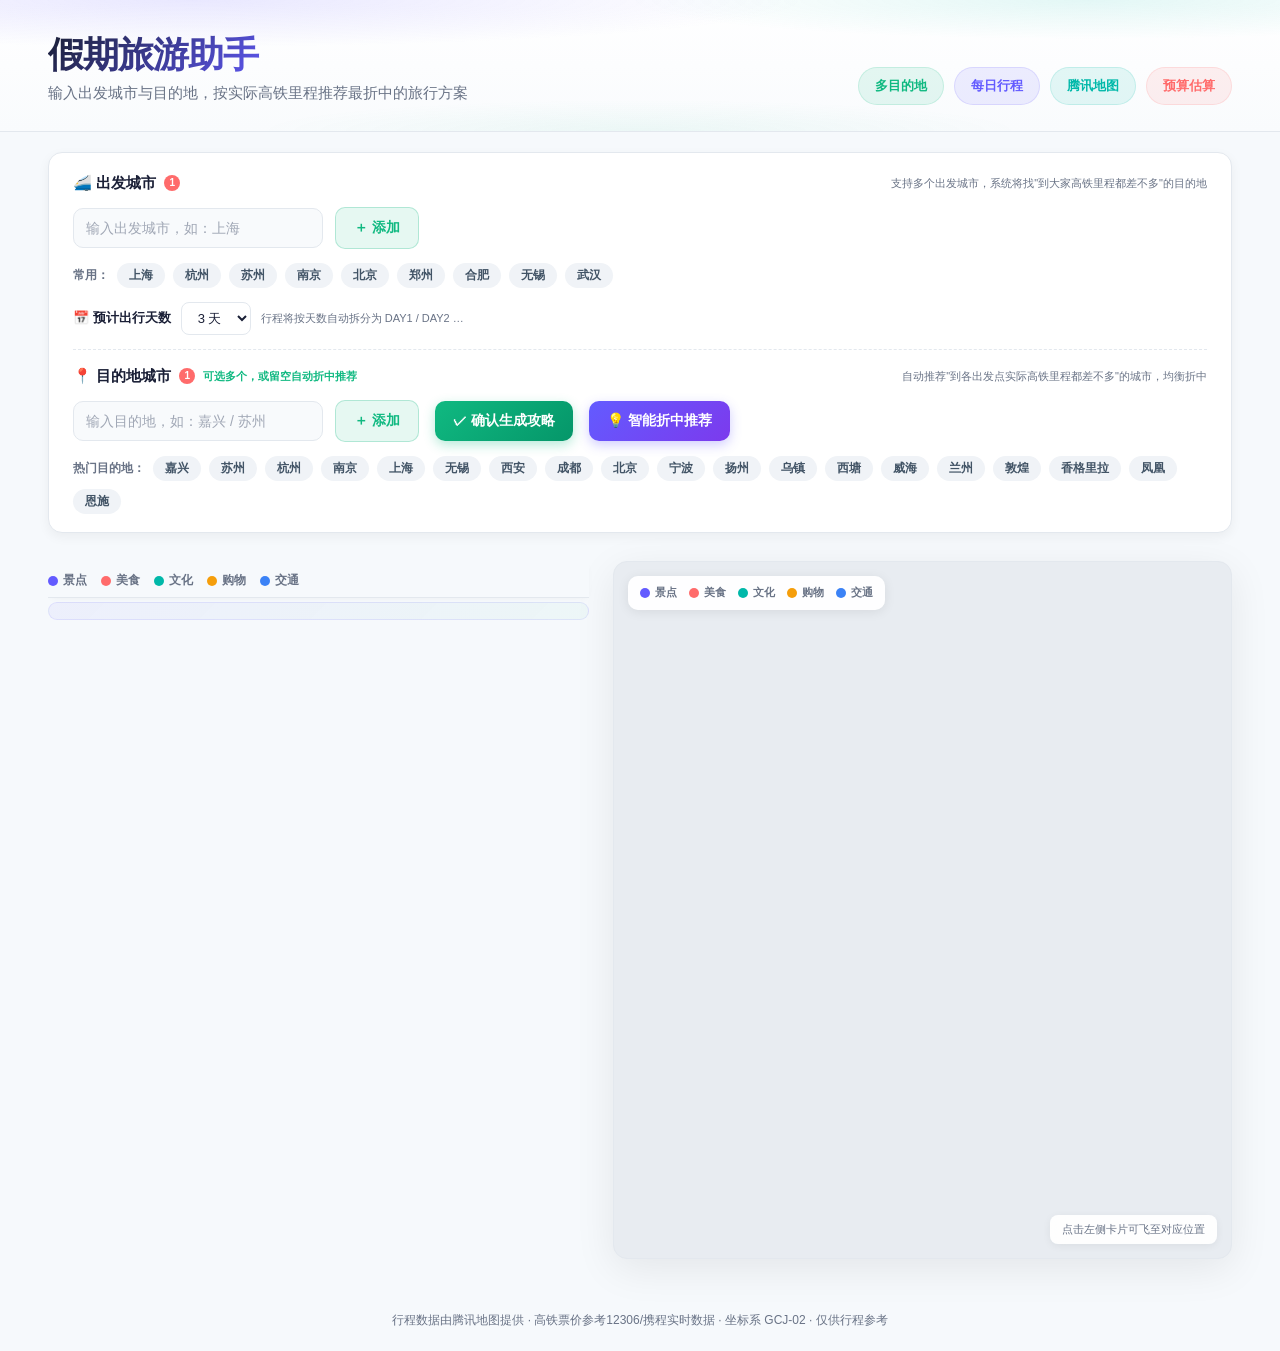
<file: travel-assistant.html>
<!DOCTYPE html>
<html lang="zh-CN">
<head>
<meta charset="utf-8">
<meta name="viewport" content="width=device-width,initial-scale=1.0,maximum-scale=1.0,user-scalable=no,viewport-fit=cover">
<title>假期旅游助手</title>
<script src="https://map.qq.com/api/gljs?v=1&key=KHYBZ-3HXK6-KZRS2-ML4UZ-SIZNO-HCFS4"></script>
<style>
*{margin:0;padding:0;box-sizing:border-box}
:root{
  --bg:#f6f9fc;--surface:#fff;--text:#1a1f36;--text-2:#425466;--muted:#697386;
  --border:#e3e8ee;--shadow:0 4px 12px rgba(0,0,0,.05);--shadow-lg:0 10px 40px rgba(0,0,0,.08);
  --r:14px;--r-s:8px;
  --c-scenic:#635BFF;--c-food:#FF6B6B;--c-culture:#00B8A9;--c-shopping:#F59E0B;--c-transport:#3B82F6;
  --c-best:#635BFF;--c-earth:#10B981;
}
body{font-family:-apple-system,BlinkMacSystemFont,'Segoe UI',Roboto,'PingFang SC','Microsoft YaHei',sans-serif;background:var(--bg);color:var(--text);line-height:1.6;overflow-x:hidden;touch-action:manipulation;-webkit-text-size-adjust:100%;-webkit-user-select:none;user-select:none}

/* ===== Banner ===== */
.banner{
  background:
    radial-gradient(ellipse 80% 60% at 15% 0%,rgba(99,91,255,.14),transparent 60%),
    radial-gradient(ellipse 60% 50% at 85% 0%,rgba(0,184,169,.11),transparent 60%),
    radial-gradient(ellipse 50% 40% at 50% 100%,rgba(16,185,129,.06),transparent 60%),
    linear-gradient(180deg,#fff 0%,#f9fbfd 100%);
  border-bottom:1px solid var(--border);padding:34px 48px 26px;
}
.banner-inner{max-width:1400px;margin:0 auto;display:flex;justify-content:space-between;align-items:flex-end;gap:24px;flex-wrap:wrap}
.banner h1{font-size:36px;font-weight:800;letter-spacing:-1px;background:linear-gradient(135deg,#1a1f36 0%,#635BFF 60%,#10B981 100%);-webkit-background-clip:text;-webkit-text-fill-color:transparent;background-clip:text;line-height:1.15}
.banner .sub{font-size:15px;color:var(--muted);margin-top:6px;font-weight:500}
.badges{display:flex;gap:10px;flex-shrink:0}
.badge{padding:8px 16px;border-radius:100px;font-size:13px;font-weight:700;display:inline-flex;align-items:center;gap:6px;border:1px solid transparent;transition:transform .2s}
.badge:hover{transform:translateY(-2px)}
.badge-days{background:rgba(99,91,255,.1);color:#635BFF;border-color:rgba(99,91,255,.15)}
.badge-pois{background:rgba(0,184,169,.1);color:#00B8A9;border-color:rgba(0,184,169,.15)}
.badge-budget{background:rgba(255,107,107,.1);color:#FF6B6B;border-color:rgba(255,107,107,.15)}
.badge-multi{background:rgba(16,185,129,.1);color:#10B981;border-color:rgba(16,185,129,.15)}

/* ===== 选择面板 ===== */
.picker{padding:20px 48px 8px}
.picker-inner{max-width:1400px;margin:0 auto;background:var(--surface);border:1px solid var(--border);border-radius:var(--r);box-shadow:var(--shadow);padding:18px 24px}
.picker-row{display:flex;flex-direction:column;gap:4px;margin-bottom:14px}
.picker-row:last-of-type{margin-bottom:0}
.picker-row-label{display:flex;align-items:center;gap:8px}
.picker-row-label h2{font-size:15px;font-weight:700;color:var(--text)}
.need{display:inline-flex;align-items:center;justify-content:center;width:16px;height:16px;border-radius:50%;background:#FF6B6B;color:#fff;font-size:10px;font-weight:800}
.picker-optional{font-size:11px;color:#10B981;font-weight:700}
.picker-hint{font-size:11px;color:var(--muted);font-weight:500;margin-left:auto}
.fields{display:flex;gap:12px;flex-wrap:wrap;align-items:center;margin-top:8px}
.field-input-wrap{position:relative;flex:1;min-width:180px;max-width:250px}
.field-input{width:100%;padding:11px 12px;border:1px solid var(--border);border-radius:10px;font-size:14px;color:var(--text);background:#f8fafc;outline:none;transition:all .2s;font-family:inherit}
.field-input:focus{border-color:var(--c-best);background:#fff;box-shadow:0 0 0 3px rgba(99,91,255,.12)}
.field-input::placeholder{color:#a0a7b5}
.btn{display:inline-flex;align-items:center;gap:6px;padding:11px 18px;border:none;border-radius:10px;font-size:14px;font-weight:700;font-family:inherit;cursor:pointer;transition:all .2s}
.btn-primary{background:linear-gradient(135deg,#635BFF,#7C3AED);color:#fff;box-shadow:0 4px 12px rgba(99,91,255,.3)}
.btn-primary:hover{transform:translateY(-1px);box-shadow:0 6px 18px rgba(99,91,255,.4)}
.btn-confirm{background:linear-gradient(135deg,#10B981,#059669);color:#fff;box-shadow:0 4px 12px rgba(16,185,129,.3)}
.btn-confirm:hover{transform:translateY(-1px);box-shadow:0 6px 18px rgba(16,185,129,.4)}
.add-btn{background:rgba(16,185,129,.1);color:#10B981;border:1px solid rgba(16,185,129,.25)}
.add-btn:hover{background:rgba(16,185,129,.18)}
.add-btn:disabled{opacity:.4;cursor:not-allowed}
.chips{display:flex;align-items:center;gap:8px;margin-top:10px;flex-wrap:wrap}
.chips-label{font-size:12px;color:var(--muted);font-weight:600}
.days-row{display:flex;align-items:center;gap:10px;margin-top:10px;flex-wrap:wrap}
.days-label{font-size:13px;font-weight:700;color:var(--text)}
.days-input{padding:7px 12px;border:1px solid var(--border);border-radius:8px;font-size:13px;color:var(--text);background:#fff;outline:none;cursor:pointer;font-family:inherit}
.days-input:focus{border-color:var(--c-best);box-shadow:0 0 0 3px rgba(99,91,255,.12)}
.days-hint{font-size:11px;color:var(--muted)}
.chip{padding:4px 12px;border-radius:100px;font-size:12px;font-weight:600;background:#f0f3f7;color:var(--text-2);border:none;cursor:pointer;transition:all .2s}
.chip:hover{background:rgba(99,91,255,.12);color:var(--c-best)}
.chip.recommend{position:relative}
.chip.recommend::after{content:"推荐";position:absolute;top:-8px;right:-6px;font-size:9px;font-weight:800;background:linear-gradient(135deg,#10B981,#0EA5E9);color:#fff;padding:1px 6px;border-radius:100px}

/* ===== 推荐结果 ===== */
.result{padding:16px 48px}
.result-inner{max-width:1400px;margin:0 auto;background:linear-gradient(135deg,rgba(99,91,255,.06),rgba(16,185,129,.05));border:1px solid rgba(99,91,255,.15);border-radius:var(--r);padding:20px 24px}
.result-hd{display:flex;align-items:center;gap:14px;flex-wrap:wrap;margin-bottom:12px}
.result-badge{display:inline-flex;align-items:center;gap:6px;padding:6px 14px;background:linear-gradient(135deg,#635BFF,#7C3AED);color:#fff;border-radius:100px;font-size:13px;font-weight:700}
.result-title{font-size:20px;font-weight:800;color:var(--text)}
.result-sub{font-size:13px;color:var(--muted);margin-top:2px}
.result-metrics{display:flex;gap:16px;flex-wrap:wrap;margin-top:8px}
.rm{display:flex;flex-direction:column;padding:10px 18px;background:rgba(255,255,255,.8);border-radius:10px;border:1px solid rgba(99,91,255,.12)}
.rm b{font-size:20px;color:var(--text);font-weight:800}
.rm span{font-size:11px;color:var(--muted);font-weight:600}
.hidden{display:none!important}

/* ===== 对比表格 ===== */
.compare{padding:16px 48px 0}
.compare-inner{max-width:1400px;margin:0 auto;background:var(--surface);border:1px solid var(--border);border-radius:var(--r);box-shadow:var(--shadow);overflow:hidden}
.cmp-hd{display:flex;align-items:center;justify-content:space-between;padding:14px 20px;cursor:pointer;user-select:none;transition:background .2s}
.cmp-hd:hover{background:#f8fafc}
.cmp-title{font-size:16px;font-weight:700;color:var(--text)}
.cmp-arrow{font-size:12px;color:var(--muted);font-weight:600;transition:transform .2s}
.cmp-body{overflow:hidden;transition:max-height .3s ease}
.cmp-body.collapsed{max-height:0}
.cmp-body .cmp-inner{padding:0 8px 8px}
table{width:100%;border-collapse:separate;border-spacing:0;background:var(--surface);border:1px solid var(--border);border-radius:var(--r);overflow:hidden;box-shadow:var(--shadow)}
th,td{padding:13px 16px;font-size:14px;text-align:left;border-bottom:1px solid var(--border)}
th{background:#f8fafc;color:var(--muted);font-weight:700;font-size:12px;letter-spacing:.3px}
tbody tr:last-child td{border-bottom:none}
tbody tr:hover{background:#fafcff}
tbody tr.best-row{background:rgba(99,91,255,.05)}
.best-tag{display:inline-block;padding:2px 10px;border-radius:100px;font-size:11px;font-weight:700;background:linear-gradient(135deg,#635BFF,#7C3AED);color:#fff;margin-left:6px}
.score-bar{width:70px;height:8px;background:#eef1f6;border-radius:99px;overflow:hidden;display:inline-block;vertical-align:middle;margin-left:8px}
.score-fill{height:100%;background:linear-gradient(90deg,#635BFF,#7C3AED);border-radius:99px}
.green{color:#10B981;font-weight:700}
.red{color:#FF6B6B;font-weight:700}

/* ===== 主内容区 ===== */
.main{display:flex;gap:20px;padding:20px 48px 32px;max-width:1400px;margin:0 auto;height:calc(100vh - 150px);min-height:500px}
.tl-panel{width:46%;max-width:600px;overflow-y:auto;padding-right:4px}
.tl-panel::-webkit-scrollbar{width:6px}
.tl-panel::-webkit-scrollbar-track{background:transparent}
.tl-panel::-webkit-scrollbar-thumb{background:var(--border);border-radius:3px}
.tl-sticky-hdr{position:sticky;top:0;z-index:20;background:var(--bg);padding:4px 0 6px;margin-bottom:0;border-bottom:1px solid var(--border);box-shadow:0 2px 8px -4px rgba(0,0,0,.08)}
.day-hdr{margin-bottom:6px}
.day-hdr h2{font-size:22px;font-weight:700;letter-spacing:-.5px}
.day-hdr .theme{font-size:14px;color:var(--muted);margin-top:2px}
.day-budget{display:inline-block;margin-top:6px;padding:4px 14px;background:rgba(99,91,255,.08);color:#635BFF;border-radius:100px;font-size:13px;font-weight:700}
.legend{display:flex;gap:14px;margin-bottom:0;flex-wrap:wrap}
.legend-item{display:flex;align-items:center;gap:5px;font-size:12px;color:var(--muted);font-weight:600}
.legend-dot{width:10px;height:10px;border-radius:50%;flex-shrink:0}
.tl-list{display:flex;flex-direction:column;gap:7px;position:relative}

/* ===== DAY 分段头 ===== */
.seg-head{display:flex;align-items:center;justify-content:space-between;padding:6px 12px;background:linear-gradient(135deg,rgba(99,91,255,.08),rgba(16,185,129,.05));border:1px solid rgba(99,91,255,.15);border-radius:8px;margin-bottom:1px}
.seg-day{font-size:12px;font-weight:800;color:#635BFF;letter-spacing:.5px}
.seg-meta{font-size:10px;color:var(--muted);font-weight:600}

/* ===== Card ===== */
.card{display:flex;gap:10px;padding:9px 12px 9px 13px;background:linear-gradient(135deg,color-mix(in srgb,var(--cc) 3%,#fff),#fff 50%);border:1px solid var(--border);border-left:2.5px solid var(--cc);border-radius:10px;cursor:pointer;transition:all .22s cubic-bezier(.4,0,.2,1);position:relative;overflow:hidden;animation:slideIn .35s ease-out forwards;opacity:0;box-shadow:var(--shadow)}
@keyframes slideIn{from{opacity:0;transform:translateY(10px)}to{opacity:1;transform:translateY(0)}}
.card::after{content:"";position:absolute;inset:0;background:radial-gradient(140% 120% at 0% 0%,color-mix(in srgb,var(--cc) 8%,transparent),transparent 55%);opacity:0;transition:opacity .22s;pointer-events:none}
.card:hover{transform:translateY(-1.5px);box-shadow:0 6px 20px -6px color-mix(in srgb,var(--cc) 30%,rgba(0,0,0,.12)),0 8px 24px rgba(0,0,0,.05)}
.card:hover::after{opacity:1}
.card:active{transform:translateY(0) scale(.995)}
.card.active{box-shadow:0 0 0 2px color-mix(in srgb,var(--cc) 55%,transparent),0 8px 22px -6px color-mix(in srgb,var(--cc) 35%,rgba(0,0,0,.15));transform:translateY(-1px)}
.card.free-day{background:repeating-linear-gradient(45deg,color-mix(in srgb,var(--cc) 4%,#fff),color-mix(in srgb,var(--cc) 4%,#fff) 8px,rgba(0,0,0,.008) 8px,rgba(0,0,0,.008) 16px);border-left-color:#c4cbd6;cursor:default}
.card.free-day:hover{transform:none;box-shadow:var(--shadow)}
.card.free-day .goto{display:none}
.card .goto{position:absolute;top:7px;right:7px;font-size:9px;font-weight:700;color:var(--muted);display:inline-flex;align-items:center;gap:3px;padding:2px 6px;border-radius:100px;background:rgba(0,0,0,.03);opacity:0;transform:translateX(4px);transition:all .2s}
.card:hover .goto{opacity:1;transform:translateX(0);color:var(--cc)}
.card-l{flex-shrink:0;display:flex;flex-direction:column;align-items:center;width:48px;padding-top:1px}
.t-badge{font-size:11px;font-weight:800;color:var(--text);white-space:nowrap;font-variant-numeric:tabular-nums;letter-spacing:.3px}
.t-sub{font-size:8px;color:var(--muted);font-weight:600;margin-top:0}
.t-dot{width:10px;height:10px;border-radius:50%;background:var(--cc);border:2px solid #fff;box-shadow:0 0 0 1.5px var(--cc),0 1px 3px rgba(0,0,0,.15);margin-top:5px;flex-shrink:0}
.card-l::before{content:"";width:1.5px;flex:1;min-height:8px;margin-top:4px;background:linear-gradient(180deg,color-mix(in srgb,var(--cc) 35%,transparent),transparent);border-radius:1px}
.card-m{flex:1;min-width:0}
.card-top{display:flex;align-items:center;gap:6px;margin-bottom:3px;flex-wrap:wrap}
.cat-tag{display:inline-flex;align-items:center;gap:4px;padding:2px 8px;border-radius:100px;font-size:9px;font-weight:700;letter-spacing:.3px;border:1px solid color-mix(in srgb,var(--cc) 22%,transparent)}
.seq-num{display:inline-flex;align-items:center;justify-content:center;width:18px;height:18px;border-radius:6px;background:linear-gradient(135deg,var(--cc),color-mix(in srgb,var(--cc) 60%,#000));color:#fff;font-size:10px;font-weight:800;flex-shrink:0;box-shadow:0 2px 5px -1px color-mix(in srgb,var(--cc) 60%,transparent)}
.p-name{font-size:14px;font-weight:800;color:var(--text);letter-spacing:-.2px}
.p-desc{font-size:11px;color:var(--text-2);line-height:1.45;margin-bottom:5px}
.transit-line{display:inline-flex;align-items:center;gap:5px;margin-bottom:4px;padding:2px 8px;background:linear-gradient(135deg,rgba(59,130,246,.08),rgba(59,130,246,.03));border:1px solid rgba(59,130,246,.14);border-radius:100px;font-size:10px;color:#2563EB;font-weight:600}
.card-bot{display:flex;gap:6px;flex-wrap:wrap;align-items:center;margin-top:1px}
.chip-line{display:inline-flex;align-items:center;gap:4px;padding:2px 7px;border-radius:100px;background:rgba(0,0,0,.03);font-size:10px;color:var(--text-2);font-weight:600}
.chip-line .ico{opacity:.75}
.chip-line.budget{background:color-mix(in srgb,var(--cc) 9%,transparent);color:var(--cc)}
.meta{font-size:11px;color:var(--muted);font-weight:500}
.meta-b{color:var(--text);font-weight:700}
.day-total{margin-top:4px;padding:8px 12px;background:linear-gradient(135deg,rgba(99,91,255,.06),rgba(16,185,129,.04));border:1px solid rgba(99,91,255,.12);border-radius:var(--r);display:flex;justify-content:space-between;align-items:center}
.day-total span{font-size:11px;color:var(--muted);font-weight:600}
.day-total b{font-size:15px;color:#635BFF;font-weight:800}

/* ===== Map ===== */
.map-wrap{flex:1;min-width:400px;position:relative;border-radius:var(--r);overflow:hidden;box-shadow:var(--shadow-lg);border:1px solid var(--border);background:#e8ecf1}
#map{width:100%;height:100%}
.map-legend{position:absolute;top:14px;left:14px;background:rgba(255,255,255,.95);backdrop-filter:blur(10px);padding:8px 12px;border-radius:10px;box-shadow:0 2px 12px rgba(0,0,0,.08);z-index:10;display:flex;gap:12px;flex-wrap:wrap}
.map-legend .legend-item{font-size:11px}
.map-tip{position:absolute;bottom:14px;right:14px;background:rgba(255,255,255,.92);backdrop-filter:blur(8px);padding:6px 12px;border-radius:8px;font-size:11px;color:var(--muted);z-index:10;box-shadow:0 2px 8px rgba(0,0,0,.06)}

/* ===== 折中概览地图 ===== */
.ov-hd{display:flex;align-items:center;gap:10px;margin-bottom:10px;flex-wrap:wrap}
.ov-title{font-size:15px;font-weight:800;color:var(--text)}
.ov-cap{font-size:12px;color:var(--muted);font-weight:500}
.ov-map{width:100%;height:340px;border-radius:var(--r);overflow:hidden;border:1px solid var(--border);background:#e8ecf1;position:relative}
.ov-legend{position:absolute;top:10px;left:10px;background:rgba(255,255,255,.95);backdrop-filter:blur(8px);padding:6px 10px;border-radius:8px;box-shadow:0 2px 8px rgba(0,0,0,.08);z-index:10;display:flex;gap:12px;flex-wrap:wrap;font-size:11px}
.ov-legend .legend-item{font-size:11px}

/* ===== 候选目的地 ===== */
.cand-wrap{margin-top:14px;padding-top:14px;border-top:1px dashed var(--border)}
.cand-label{font-size:12px;color:var(--muted);font-weight:600;margin-bottom:10px}
.cand-list{display:flex;gap:12px;flex-wrap:wrap}
.cand{flex:1;min-width:180px;max-width:260px;padding:12px 16px;background:var(--surface);border:1px solid var(--border);border-radius:12px;cursor:pointer;transition:all .2s;text-align:left;font-family:inherit}
.cand:hover{border-color:rgba(99,91,255,.4);transform:translateY(-1px);box-shadow:var(--shadow)}
.cand.active{border-color:#635BFF;box-shadow:0 0 0 2px rgba(99,91,255,.18);background:rgba(99,91,255,.04)}
.cand span{display:block}
.cand .cand-name{font-size:15px;font-weight:800;color:var(--text);display:flex;align-items:center;gap:6px}
.cand .cand-theme{font-size:11px;color:var(--muted);margin-top:2px}
.cand .cand-meta{font-size:11px;color:var(--text-2);margin-top:6px;font-weight:600}
.cand .cand-tag{display:inline-block;padding:1px 8px;border-radius:100px;font-size:10px;font-weight:800;background:linear-gradient(135deg,#635BFF,#7C3AED);color:#fff;margin-left:auto}

/* ===== Footer ===== */
.footer{padding:20px 48px;text-align:center;font-size:12px;color:var(--muted);max-width:1400px;margin:0 auto}

/* ===== Responsive ===== */
@media(max-width:900px){
  .banner{padding:24px 20px}.banner h1{font-size:24px}
  .picker{padding:16px 20px}.result{padding:12px 20px}.compare{padding:12px 20px}
  .main{flex-direction:column;padding:16px 20px;height:auto}
  .tl-panel{width:100%;max-width:none;max-height:450px}
  .map-wrap{min-width:0;height:400px}
  .field-input-wrap{min-width:150px;max-width:100%;flex:1 1 100%}
  .picker-hint{display:none}
  th,td{padding:10px 10px;font-size:12px}
  /* 卡片信息完整显示，不截断不隐藏 */
  .card{overflow:visible}
  .card .goto{opacity:.7;transform:none}
  .p-desc{white-space:normal;word-break:break-word}
  .card-bot{flex-wrap:wrap}
  .card-l{width:42px}
  .t-badge{font-size:10px}
  .t-sub{font-size:7px}
  .p-name{font-size:13px}
  .seq-num{width:16px;height:16px;font-size:10px;border-radius:6px}
  .cat-tag{padding:2px 8px;font-size:9px}
  .chip-line{padding:2px 6px;font-size:9px}
  .seg-head{padding:5px 10px}
  .seg-day{font-size:11px}
  .seg-meta{font-size:9px}
  .day-hdr h2{font-size:18px}
  .day-hdr .theme{font-size:12px}
  .day-budget{font-size:11px;padding:3px 10px;margin-top:4px}
  .legend{gap:10px}
  .legend-item{font-size:10px}
}
@media(max-width:480px){
  .banner{padding:18px 14px}.banner h1{font-size:20px}
  .picker{padding:12px 14px}.result{padding:10px 14px}.compare{padding:10px 14px}
  .main{padding:10px 12px 20px}
  .tl-panel{max-height:380px}
  .map-wrap{height:320px}
  .card{padding:7px 10px 7px 11px;gap:7px}
  .card-l{width:38px}
  .p-name{font-size:12px}
  .p-desc{font-size:10px}
  .chip-line{font-size:8px;padding:1px 5px}
}
</style>
</head>
<body>

<header class="banner">
  <div class="banner-inner">
    <div>
      <h1>假期旅游助手</h1>
      <p class="sub">输入出发城市与目的地，按实际高铁里程推荐最折中的旅行方案</p>
    </div>
    <div class="badges">
      <span class="badge badge-multi">多目的地</span>
      <span class="badge badge-days">每日行程</span>
      <span class="badge badge-pois">腾讯地图</span>
      <span class="badge badge-budget">预算估算</span>
    </div>
  </div>
</header>

<!-- ===== 出发城市选择 ===== -->
<section class="picker">
  <div class="picker-inner">
    <div class="picker-row">
      <div class="picker-row-label">
        <h2>🚄 出发城市</h2><span class="need">1</span>
        <span class="picker-hint">支持多个出发城市，系统将找"到大家高铁里程都差不多"的目的地</span>
      </div>
      <div class="fields" id="origin-fields">
        <div class="field-input-wrap">
          <input type="text" class="field-input origin-input" placeholder="输入出发城市，如：上海" maxlength="8">
        </div>
        <button class="btn add-btn" id="add-origin">＋ 添加</button>
      </div>
      <div class="chips">
        <span class="chips-label">常用：</span>
        <button class="chip" data-val="上海" data-kind="origin">上海</button>
        <button class="chip" data-val="杭州" data-kind="origin">杭州</button>
        <button class="chip" data-val="苏州" data-kind="origin">苏州</button>
        <button class="chip" data-val="南京" data-kind="origin">南京</button>
        <button class="chip" data-val="北京" data-kind="origin">北京</button>
        <button class="chip" data-val="郑州" data-kind="origin">郑州</button>
        <button class="chip" data-val="合肥" data-kind="origin">合肥</button>
        <button class="chip" data-val="无锡" data-kind="origin">无锡</button>
        <button class="chip" data-val="武汉" data-kind="origin">武汉</button>
      </div>
      <!-- 预计出行天数 -->
      <div class="days-row">
        <span class="days-label">📅 预计出行天数</span>
        <select class="days-input" id="days-input">
          <option value="1">1 天</option>
          <option value="2">2 天</option>
          <option value="3" selected>3 天</option>
          <option value="4">4 天</option>
          <option value="5">5 天</option>
        </select>
        <span class="days-hint">行程将按天数自动拆分为 DAY1 / DAY2 …</span>
      </div>
    </div>

    <div class="picker-row" style="border-top:1px dashed var(--border);padding-top:14px">
      <div class="picker-row-label">
        <h2>📍 目的地城市</h2><span class="need">1</span>
        <span class="picker-optional">可选多个，或留空自动折中推荐</span>
        <span class="picker-hint">自动推荐"到各出发点实际高铁里程都差不多"的城市，均衡折中</span>
      </div>
      <div class="fields" id="dest-fields">
        <div class="field-input-wrap">
          <input type="text" class="field-input dest-input" placeholder="输入目的地，如：嘉兴 / 苏州" maxlength="8">
        </div>
        <button class="btn add-btn" id="add-dest">＋ 添加</button>
        <button class="btn btn-confirm" id="confirm-dest" style="margin-left:4px">✓ 确认生成攻略</button>
        <button class="btn btn-primary" id="calc-btn" style="margin-left:4px">💡 智能折中推荐</button>
      </div>
      <div class="chips">
        <span class="chips-label">热门目的地：</span>
        <button class="chip" data-val="嘉兴" data-kind="dest">嘉兴</button>
        <button class="chip" data-val="苏州" data-kind="dest">苏州</button>
        <button class="chip" data-val="杭州" data-kind="dest">杭州</button>
        <button class="chip" data-val="南京" data-kind="dest">南京</button>
        <button class="chip" data-val="上海" data-kind="dest">上海</button>
        <button class="chip" data-val="无锡" data-kind="dest">无锡</button>
        <button class="chip" data-val="西安" data-kind="dest">西安</button>
        <button class="chip" data-val="成都" data-kind="dest">成都</button>
        <button class="chip" data-val="北京" data-kind="dest">北京</button>
        <button class="chip" data-val="宁波" data-kind="dest">宁波</button>
        <button class="chip" data-val="扬州" data-kind="dest">扬州</button>
        <button class="chip" data-val="乌镇" data-kind="dest">乌镇</button>
        <button class="chip" data-val="西塘" data-kind="dest">西塘</button>
        <button class="chip" data-val="威海" data-kind="dest">威海</button>
        <button class="chip" data-val="兰州" data-kind="dest">兰州</button>
        <button class="chip" data-val="敦煌" data-kind="dest">敦煌</button>
        <button class="chip" data-val="香格里拉" data-kind="dest">香格里拉</button>
        <button class="chip" data-val="凤凰" data-kind="dest">凤凰</button>
        <button class="chip" data-val="恩施" data-kind="dest">恩施</button>
      </div>
    </div>
  </div>
</section>

<!-- ===== 推荐结果 ===== -->
<section class="result hidden" id="result-section">
  <div class="result-inner">
    <div class="result-hd">
      <span class="result-badge" id="result-badge">✨ 推荐方案</span>
      <div>
        <div class="result-title" id="result-title"></div>
        <div class="result-sub" id="result-sub"></div>
      </div>
    </div>
    <div class="result-metrics" id="result-metrics"></div>
    <!-- 候选目的地（2-3个备选，可点击切换） -->
    <div class="cand-wrap" id="cand-wrap">
      <div class="cand-label">🎯 备选目的地（点击切换查看行程与地图）</div>
      <div class="cand-list" id="cand-list"></div>
    </div>
  </div>
  <!-- 折中概览地图：各出发点 + 推荐目的地 连线 -->
  <div class="result-inner" id="overview-map-wrap" style="margin-top:12px">
    <div class="ov-hd">
      <span class="ov-title">🗺️ 折中概览</span>
      <span class="ov-cap" id="overview-cap">各出发点 ←→ 推荐目的地的连线</span>
    </div>
    <div class="ov-map" id="overview-map"></div>
  </div>
</section>

<!-- ===== 对比表格 ===== -->
<section class="compare hidden" id="compare-section">
  <div class="compare-inner">
    <div class="cmp-hd" id="cmp-toggle" role="button">
      <span class="cmp-title">📊 方案对比</span>
      <span class="cmp-arrow" id="cmp-arrow">▾ 收起</span>
    </div>
    <div class="cmp-body collapsed" id="cmp-body">
      <table>
        <thead>
          <tr>
            <th>目的地</th>
            <th>各出发点里程(单程)</th>
            <th>平均高铁里程</th>
            <th>平均高铁耗时</th>
            <th>距离均衡综合分</th>
          </tr>
        </thead>
        <tbody id="compare-body"></tbody>
      </table>
    </div>
  </div>
</section>

<main class="main">
  <aside class="tl-panel">
    <div class="tl-sticky-hdr">
      <div class="day-hdr" id="day-hdr"></div>
      <div class="legend" id="legend">
        <div class="legend-item"><span class="legend-dot" style="background:#635BFF"></span>景点</div>
        <div class="legend-item"><span class="legend-dot" style="background:#FF6B6B"></span>美食</div>
        <div class="legend-item"><span class="legend-dot" style="background:#00B8A9"></span>文化</div>
        <div class="legend-item"><span class="legend-dot" style="background:#F59E0B"></span>购物</div>
        <div class="legend-item"><span class="legend-dot" style="background:#3B82F6"></span>交通</div>
      </div>
    </div>
    <div class="tl-list" id="tl-list"></div>
    <div class="day-total" id="day-total"></div>
  </aside>
  <section class="map-wrap">
    <div id="map"></div>
    <div class="map-legend">
      <div class="legend-item"><span class="legend-dot" style="background:#635BFF"></span>景点</div>
      <div class="legend-item"><span class="legend-dot" style="background:#FF6B6B"></span>美食</div>
      <div class="legend-item"><span class="legend-dot" style="background:#00B8A9"></span>文化</div>
      <div class="legend-item"><span class="legend-dot" style="background:#F59E0B"></span>购物</div>
      <div class="legend-item"><span class="legend-dot" style="background:#3B82F6"></span>交通</div>
    </div>
    <div class="map-tip">点击左侧卡片可飞至对应位置</div>
  </section>
</main>

<div class="footer">行程数据由腾讯地图提供 · 高铁票价参考12306/携程实时数据 · 坐标系 GCJ-02 · 仅供行程参考</div>

<script>
/* ============================================================
   核心数据
   ============================================================ */

/* 类别配色 */
var cats = {
  scenic:{name:"景点",color:"#635BFF",bg:"rgba(99,91,255,.1)"},
  food:{name:"美食",color:"#FF6B6B",bg:"rgba(255,107,107,.1)"},
  culture:{name:"文化",color:"#00B8A9",bg:"rgba(0,184,169,.1)"},
  shopping:{name:"购物",color:"#F59E0B",bg:"rgba(245,158,11,.1)"},
  transport:{name:"交通",color:"#3B82F6",bg:"rgba(59,130,246,.1)"}
};

/* 目的地 POI 行程库（简化版核心行程）
   key = 目的地城市名，pois 为一日游核心行程 */
var destPOIs = {
  "苏州": {
    theme:"江南园林 · 古镇水乡",
    pois:[
      {time:"09:00",name:"苏州站",cat:"transport",lat:31.329503,lng:120.610815,addr:"姑苏区苏站路27号",budget:0,dur:"到达",transit:"高铁到达,地铁/公交前往拙政园"},
      {time:"09:45",name:"拙政园",cat:"scenic",lat:31.324178,lng:120.628761,addr:"姑苏区东北街178号",budget:80,dur:"2h",desc:"中国四大名园之首，江南园林典范。亭台楼阁、回廊曲折、假山池沼，移步换景的经典之作。"},
      {time:"12:00",name:"平江路",cat:"food",lat:31.314122,lng:120.633761,addr:"姑苏区平江街道",budget:60,dur:"2h",desc:"「一条平江路，半部姑苏史」。沿河老街，苏州评弹、鸡头米、桂花糕、糖粥，市井烟火里品姑苏。"},
      {time:"14:30",name:"观前街",cat:"shopping",lat:31.312000,lng:120.623000,addr:"姑苏区观前街",budget:80,dur:"1.5h",desc:"苏州最繁华商业中心，百年老字号云集，采芝斋、黄天源等苏式点心不可错过。"},
      {time:"16:00",name:"虎丘",cat:"scenic",lat:31.337000,lng:120.589000,addr:"姑苏区虎丘路",budget:70,dur:"2h",desc:"「先见虎丘塔，后见姑苏城」。千年云岩寺塔斜而不倒，剑池、千人石见证吴越春秋。"},
      {time:"18:30",name:"山塘街",cat:"food",lat:31.322000,lng:120.601000,addr:"姑苏区山塘街",budget:60,dur:"1.5h",desc:"「七里山塘到虎丘」。红灯笼下的小桥流水，夜晚乘船赏灯最是惬意。"}
    ]
  },
  "杭州": {
    theme:"西湖诗画 · 禅意山水",
    pois:[
      {time:"09:00",name:"杭州东站",cat:"transport",lat:30.291331,lng:120.212998,addr:"上城区天城路1号",budget:0,dur:"到达",transit:"高铁到达,地铁1号线直达"},
      {time:"10:00",name:"西湖·断桥",cat:"scenic",lat:30.260000,lng:120.152000,addr:"西湖区北山街",budget:0,dur:"2h",desc:"「水光潋滟晴方好」。漫步白堤断桥，远眺雷峰塔与三潭印月，体会江南最温柔的湖光。"},
      {time:"12:30",name:"河坊街",cat:"food",lat:30.243000,lng:120.168000,addr:"上城区河坊街",budget:60,dur:"1.5h",desc:"老杭州风情街，定胜糕、葱包桧、龙须糖，市井美味一网打尽。"},
      {time:"14:00",name:"灵隐寺",cat:"culture",lat:30.240852,lng:120.101379,addr:"西湖区灵隐路法云弄1号",budget:75,dur:"2h",desc:"千年古刹，「云林禅寺」。济公故事发源地，古木森森、钟鼓悠远，飞来峰造像为江南石窟瑰宝。"},
      {time:"16:30",name:"雷峰塔",cat:"scenic",lat:30.231000,lng:120.148000,addr:"西湖区南山路15号",budget:40,dur:"1h",desc:"「雷峰夕照」西湖十景之一，白娘子传说地。登塔俯瞰西湖全景与苏堤。"},
      {time:"18:00",name:"湖滨银泰·夜西湖",cat:"shopping",lat:30.259000,lng:120.160000,addr:"上城区延安路",budget:80,dur:"2h",desc:"湖滨商圈看夜景、观音乐喷泉，西湖畔结束惬意一天。"}
    ]
  },
  "南京": {
    theme:"六朝古都 · 秦淮风月",
    pois:[
      {time:"09:00",name:"南京南站",cat:"transport",lat:31.968730,lng:118.798171,addr:"雨花台区玉兰路98号",budget:0,dur:"到达",transit:"高铁到达,地铁1号线直达"},
      {time:"10:00",name:"中山陵",cat:"scenic",lat:32.056521,lng:118.857000,addr:"玄武区石象路7号",budget:0,dur:"2h",desc:"「中国近代建筑史上第一陵」。392级台阶直上博爱坊，钟山苍翠中瞻仰一代伟人。"},
      {time:"12:30",name:"夫子庙·老门东",cat:"food",lat:32.020726,lng:118.788821,addr:"秦淮区贡院街",budget:60,dur:"2h",desc:"秦淮河畔，鸭血粉丝汤、盐水鸭、蟹黄汤包。夜泊秦淮近酒家，十里秦淮尽显金陵风韵。"},
      {time:"15:00",name:"南京博物院",cat:"culture",lat:32.043000,lng:118.825000,addr:"玄武区中山东路321号",budget:0,dur:"2h",desc:"中国三大博物馆之一，六朝文物瑰宝汇聚，镇馆之宝错银铜牛灯等惊艳世人。"},
      {time:"17:30",name:"总统府",cat:"culture",lat:32.048000,lng:118.790000,addr:"玄武区长江路292号",budget:35,dur:"1.5h",desc:"近现代史的浓缩，从太平天国到民国，六百年风云在此上演。"}
    ]
  },
  "上海": {
    theme:"魔都时尚 · 外滩风情",
    pois:[
      {time:"09:00",name:"上海虹桥站",cat:"transport",lat:31.194106,lng:121.320666,addr:"闵行区申贵路1500号",budget:0,dur:"到达",transit:"高铁到达,地铁2号线直达市区"},
      {time:"10:00",name:"豫园·城隍庙",cat:"scenic",lat:31.226768,lng:121.492209,addr:"黄浦区福佑路168号",budget:40,dur:"2h",desc:"明代古典园林「奇秀甲江南」，小桥流水、雕梁画栋。城隍庙小吃街南翔小笼、蟹壳黄令人垂涎。"},
      {time:"12:30",name:"外滩·陆家嘴",cat:"scenic",lat:31.232091,lng:121.493491,addr:"黄浦区中山东二路",budget:0,dur:"2.5h",desc:"万国建筑博览群+陆家嘴天际线隔江相望，浦东「三件套」与东方明珠同框，魔都精华所在。"},
      {time:"15:30",name:"南京路步行街",cat:"shopping",lat:31.235000,lng:121.478000,addr:"黄浦区南京东路",budget:100,dur:"2h",desc:"「中华商业第一街」。老字号与潮流门店并存，第一食品商店里海派点心琳琅满目。"},
      {time:"18:00",name:"田子坊/新天地",cat:"culture",lat:31.209000,lng:121.470000,addr:"黄浦区泰康路",budget:60,dur:"2h",desc:"石库门里的潮流艺术，弄堂与小店交织，感受上海中西合璧的独特魅力。"}
    ]
  },
  "无锡": {
    theme:"太湖明珠 · 佛光禅境",
    pois:[
      {time:"09:00",name:"无锡站",cat:"transport",lat:31.587920,lng:120.306690,addr:"梁溪区兴昌北路",budget:0,dur:"到达",transit:"高铁到达,地铁/公交前往"},
      {time:"09:45",name:"灵山大佛",cat:"culture",lat:31.430292,lng:120.096391,addr:"滨湖区古竹路",budget:210,dur:"3h",desc:"88米青铜大佛，梵宫气势恢宏。九龙灌浴、五印坛城，世界佛教文化胜地。"},
      {time:"13:30",name:"蠡湖",cat:"scenic",lat:31.521334,lng:120.248347,addr:"滨湖区环湖路1881号",budget:0,dur:"1.5h",desc:"范蠡西施泛舟处，湖光山色，蠡园小巧精致。"},
      {time:"15:00",name:"南长街",cat:"food",lat:31.565000,lng:120.305000,addr:"梁溪区南长街",budget:60,dur:"2h",desc:"古运河畔历史文化街区，无锡酱排骨、小笼包、响油鳝糊，江南味道。"}
    ]
  },
  "西安": {
    theme:"十三朝古都 · 盛世长安",
    pois:[
      {time:"09:00",name:"西安北站",cat:"transport",lat:34.376170,lng:108.938544,addr:"未央区尚新路",budget:0,dur:"到达",transit:"高铁到达,地铁2号线直达"},
      {time:"10:00",name:"大雁塔·大唐不夜城",cat:"culture",lat:34.218221,lng:108.964110,addr:"雁塔区慈恩路1号",budget:30,dur:"2.5h",desc:"玄奘译经之地，大慈恩寺塔巍峨。大唐不夜城金碧辉煌，重现盛唐气象。"},
      {time:"13:00",name:"回民街",cat:"food",lat:34.262198,lng:108.943659,addr:"莲湖区西大街",budget:60,dur:"1.5h",desc:"西北美食天堂，肉夹馍、羊肉泡馍、biangbiang面、镜糕，舌尖上的长安。"},
      {time:"14:30",name:"西安城墙",cat:"scenic",lat:34.264000,lng:108.941000,addr:"碑林区南大街",budget:54,dur:"2h",desc:"世界现存最完整古城墙，可骑行或登城楼俯瞰古城全貌。"},
      {time:"17:00",name:"钟鼓楼",cat:"culture",lat:34.265000,lng:108.940000,addr:"碑林区鼓楼街",budget:60,dur:"1h",desc:"晨钟暮鼓，古城中心的地标，夜景璀璨。"}
    ]
  },
  "北京": {
    theme:"六朝古都 · 故宫红墙",
    pois:[
      {time:"09:00",name:"北京南站",cat:"transport",lat:39.865011,lng:116.379007,addr:"丰台区永外大街车站路",budget:0,dur:"到达",transit:"高铁到达,地铁4号线转"},
      {time:"10:00",name:"故宫博物院",cat:"culture",lat:39.917990,lng:116.397027,addr:"东城区景山前街4号",budget:60,dur:"3h",desc:"世界最大宫殿建筑群，六百年紫禁城。三大殿、珍宝馆、红墙金瓦，震撼人心的中华文明。"},
      {time:"13:30",name:"南锣鼓巷",cat:"food",lat:39.937282,lng:116.403187,addr:"东城区南锣鼓巷",budget:60,dur:"1.5h",desc:"「千年古巷」。胡同、四合院、老北京小吃，豆汁焦圈、炸酱面、糖葫芦。"},
      {time:"15:00",name:"景山公园",cat:"scenic",lat:39.926000,lng:116.399000,addr:"西城区景山西街44号",budget:2,dur:"1h",desc:"登万春亭俯瞰故宫全景，紫禁城中轴线尽收眼底。"},
      {time:"16:30",name:"后海·什刹海",cat:"scenic",lat:39.941000,lng:116.389000,addr:"西城区什刹海",budget:0,dur:"1.5h",desc:"「先有什刹海，后有北京城」。胡同游船，晚霞下品京味。"}
    ]
  },
  "成都": {
    theme:"天府之国 · 巴适慢生活",
    pois:[
      {time:"09:00",name:"成都东站",cat:"transport",lat:30.628834,lng:104.141478,addr:"成华区邛崃山路333号",budget:0,dur:"到达",transit:"高铁到达,地铁直达",desc:"西南交通枢纽，出站即乘地铁2号线至市区。"},
      {time:"10:00",name:"宽窄巷子",cat:"culture",lat:30.663831,lng:104.053640,addr:"青羊区长顺上街127号",budget:0,dur:"2h",desc:"清代满城遗存，宽巷子、窄巷子、井巷子。盖碗茶、掏耳朵，体验最地道的成都慢生活。"},
      {time:"12:30",name:"人民公园·鹤鸣茶社",cat:"food",lat:30.657133,lng:104.057591,addr:"青羊区祠堂街9号",budget:30,dur:"1.5h",desc:"百年茶馆，竹椅盖碗茶配钟水饺。看报发呆晒太阳，成都人的午后特权。"},
      {time:"14:00",name:"春熙路·太古里",cat:"shopping",lat:30.655500,lng:104.077210,addr:"锦江区春熙路",budget:120,dur:"2h",desc:"IFS爬墙熊猫必打卡，太古里开放式街区，潮流时尚与新派川菜汇聚。"},
      {time:"16:30",name:"杜甫草堂",cat:"culture",lat:30.660136,lng:104.028527,addr:"青羊区青华路37号",budget:50,dur:"1.5h",desc:"「安得广厦千万间」。诗圣流寓成都故居，茅屋流水浸润诗韵。"}
    ]
  },
  "嘉兴": {
    theme:"江南水乡 · 南湖红船",
    pois:[
      {time:"08:30",name:"嘉兴南站",cat:"transport",lat:30.691368,lng:120.799025,addr:"南湖区双溪路",budget:20,dur:"到达",transit:"高铁到达,91路公交约30分钟",desc:"高铁到达嘉兴南站。出站后右转步行至公交枢纽站，乘坐 91 路公交车前往南湖景区方向。"},
      {time:"09:15",name:"南湖景区",cat:"scenic",lat:30.753551,lng:120.758610,addr:"南湖区南溪西路1号",budget:60,dur:"2h",transit:"91路公交约30分钟",desc:"江南三大名湖之一，中共一大会址红船在此起航。湖心岛、烟雨楼、红船，感受「轻烟拂渚」的诗画意境。"},
      {time:"11:30",name:"壕股塔",cat:"culture",lat:30.753916,lng:120.753660,addr:"南湖区南溪西路1号",budget:10,dur:"0.5h",transit:"步行约5分钟",desc:"南湖畔千年古塔，七层八角砖塔，登顶可俯瞰南湖全景与嘉兴古城全貌。"},
      {time:"12:00",name:"南湖革命纪念馆",cat:"culture",lat:30.747303,lng:120.761177,addr:"南湖区烟雨路186号",budget:0,dur:"1h",transit:"步行约10分钟",desc:"全国爱国主义教育示范基地，展厅全景式展现中共建党历程，免费参观。"},
      {time:"13:00",name:"五芳斋总店",cat:"food",lat:30.763350,lng:120.753651,addr:"南湖区建国南路286号",budget:50,dur:"1h",transit:"8路公交约15分钟",desc:"百年老字号，嘉兴粽子发源地。鲜肉粽、蛋黄肉粽、豆沙粽——一口咬下糯香四溢。"},
      {time:"14:15",name:"子城遗址公园",cat:"culture",lat:30.760210,lng:120.752925,addr:"南湖区府前街65号",budget:0,dur:"1h",transit:"步行约8分钟",desc:"嘉兴古城发源地，浙江现存最早城墙遗址。免费开放。"},
      {time:"15:30",name:"月河历史街区",cat:"scenic",lat:30.771768,lng:120.750804,addr:"南湖区建国北路22号",budget:0,dur:"1.5h",transit:"步行约15分钟",desc:"京杭大运河畔明清古街区，小桥流水、粉墙黛瓦，嘉兴最完整的水乡古街。"},
      {time:"17:00",name:"粽子文化博物馆",cat:"culture",lat:30.770933,lng:120.750962,addr:"南湖区月河街区中基路35号",budget:20,dur:"0.5h",transit:"步行约3分钟",desc:"国内唯一粽子主题博物馆，从屈原投江到五芳斋百年传承，可体验手工包粽。"},
      {time:"17:45",name:"梅湾街",cat:"shopping",lat:30.753110,lng:120.748800,addr:"南湖区禾兴南路148号",budget:80,dur:"1h",transit:"8路公交约10分钟",desc:"民国风情商业街，老字号商铺、特色小吃汇聚，晚餐推荐品尝嘉兴本帮菜。"},
      {time:"19:00",name:"范蠡湖公园",cat:"scenic",lat:30.754523,lng:120.743298,addr:"南湖区环城南路703号",budget:0,dur:"0.5h",transit:"步行约10分钟",desc:"相传范蠡与西施隐居之地，日落时分湖光树影，浪漫收尾。"},
      {time:"19:45",name:"嘉兴火车站",cat:"transport",lat:30.764279,lng:120.763245,addr:"南湖区城东路",budget:0,dur:"返程",transit:"19路公交约20分钟",desc:"百年火车站，森林中的火车站。复古站台与绿色花园交融，从这里乘车返程。"}
    ]
  },
  "石家庄":{
    theme:"燕赵古韵·桥乡",
    pois:[
      {time:"09:00",name:"石家庄站",cat:"transport",lat:38.01061,lng:114.48444,addr:"",budget:0,dur:"到达",desc:"高铁到达，转公共交通开始游览。",transit:"高铁到达"},
      {time:"09:45",name:"河北博物院",cat:"culture",lat:38.01061,lng:114.48444,addr:"",budget:0,dur:"2h",desc:"长信宫灯等镇馆之宝"},
      {time:"12:30",name:"正定古城",cat:"scenic",lat:37.72248,lng:114.76895,addr:"",budget:60,dur:"2h",desc:"隆兴寺铜铸大佛，千年古郡"},
      {time:"15:00",name:"赵州桥",cat:"scenic",lat:37.72248,lng:114.76895,addr:"",budget:40,dur:"1h",desc:"中国最古老石拱桥，隋代奇迹"},
    ]
  },
  "承德":{
    theme:"皇家园林·外八庙",
    pois:[
      {time:"09:00",name:"承德站",cat:"transport",lat:40.96532,lng:117.95477,addr:"",budget:0,dur:"到达",desc:"高铁到达，转公共交通开始游览。",transit:"高铁到达"},
      {time:"09:45",name:"避暑山庄",cat:"scenic",lat:41.00028,lng:117.93684,addr:"",budget:130,dur:"3.5h",desc:"清代皇家园林，世界文化遗产"},
      {time:"13:30",name:"普陀宗乘之庙",cat:"culture",lat:41.00028,lng:117.93684,addr:"",budget:80,dur:"1.5h",desc:"小布达拉宫，外八庙之冠"},
      {time:"15:30",name:"磬锤峰",cat:"scenic",lat:40.96532,lng:117.95477,addr:"",budget:50,dur:"1h",desc:"棒槌山，承德地标"},
    ]
  },
  "太原":{
    theme:"晋阳古都·三晋文脉",
    pois:[
      {time:"09:00",name:"太原站",cat:"transport",lat:37.86050,lng:112.58762,addr:"",budget:0,dur:"到达",desc:"高铁到达，转公共交通开始游览。",transit:"高铁到达"},
      {time:"09:45",name:"晋祠",cat:"culture",lat:37.70624,lng:112.44693,addr:"",budget:80,dur:"2.5h",desc:"晋阳祠堂园林，宋代彩塑"},
      {time:"13:00",name:"山西博物院",cat:"culture",lat:37.86050,lng:112.58762,addr:"",budget:0,dur:"2h",desc:"青铜器与晋商文化"},
      {time:"15:30",name:"柳巷",cat:"food",lat:37.86050,lng:112.58762,addr:"",budget:50,dur:"1.5h",desc:"刀削面、头脑、剔尖面"},
    ]
  },
  "平遥":{
    theme:"明清古城·晋商故里",
    pois:[
      {time:"09:00",name:"平遥古城",cat:"scenic",lat:37.20228,lng:112.17996,addr:"",budget:125,dur:"3h",desc:"高铁到达，转公共交通开始游览。",transit:"高铁到达"},
      {time:"12:00",name:"日昇昌票号",cat:"culture",lat:37.20228,lng:112.17996,addr:"",budget:25,dur:"1.5h",desc:"中国第一家票号"},
      {time:"13:30",name:"平遥县衙",cat:"culture",lat:37.20228,lng:112.17996,addr:"",budget:60,dur:"2h",desc:"保存完整古代县衙"},
      {time:"16:00",name:"明清街",cat:"food",lat:37.20228,lng:112.17996,addr:"",budget:40,dur:"1h",desc:"碗秃、平遥牛肉、栲栳栳"},
    ]
  },
  "哈尔滨":{
    theme:"东方莫斯科·冰雪之都",
    pois:[
      {time:"09:00",name:"哈尔滨站",cat:"transport",lat:45.76092,lng:126.63125,addr:"",budget:0,dur:"到达",desc:"高铁到达，转公共交通开始游览。",transit:"高铁到达"},
      {time:"09:45",name:"圣索菲亚教堂",cat:"culture",lat:45.77012,lng:126.62711,addr:"",budget:0,dur:"1h",desc:"东正教拜占庭建筑，城市地标"},
      {time:"10:45",name:"中央大街",cat:"scenic",lat:45.77382,lng:126.61884,addr:"",budget:80,dur:"2h",desc:"巴洛克商业街，冰棍红肠"},
      {time:"14:00",name:"太阳岛",cat:"scenic",lat:45.77382,lng:126.61884,addr:"",budget:0,dur:"2h",desc:"松花江度假胜地"},
    ]
  },
  "沈阳":{
    theme:"盛京故宫·工业重镇",
    pois:[
      {time:"09:00",name:"沈阳站",cat:"transport",lat:41.79460,lng:123.39337,addr:"",budget:0,dur:"到达",desc:"高铁到达，转公共交通开始游览。",transit:"高铁到达"},
      {time:"09:45",name:"沈阳故宫",cat:"culture",lat:41.79846,lng:123.45565,addr:"",budget:60,dur:"2h",desc:"满清入关前皇宫"},
      {time:"12:00",name:"中街",cat:"food",lat:41.79846,lng:123.45565,addr:"",budget:80,dur:"1.5h",desc:"老边饺子、李连贵熏肉"},
      {time:"14:00",name:"张氏帅府",cat:"culture",lat:41.79460,lng:123.39337,addr:"",budget:50,dur:"1.5h",desc:"张学良故居"},
    ]
  },
  "大连":{
    theme:"浪漫海滨·帆船之都",
    pois:[
      {time:"09:00",name:"大连站",cat:"transport",lat:38.92276,lng:121.63318,addr:"",budget:0,dur:"到达",desc:"高铁到达，转公共交通开始游览。",transit:"高铁到达"},
      {time:"09:45",name:"星海广场",cat:"scenic",lat:38.88202,lng:121.58790,addr:"",budget:0,dur:"2h",desc:"亚洲最大城市广场"},
      {time:"12:30",name:"老虎滩海洋公园",cat:"scenic",lat:38.88202,lng:121.58790,addr:"",budget:180,dur:"3h",desc:"极地馆海洋表演"},
      {time:"16:00",name:"东港·渔人码头",cat:"shopping",lat:38.88202,lng:121.58790,addr:"",budget:80,dur:"1h",desc:"东方水城看海"},
    ]
  },
  "长春":{
    theme:"北国春城·汽车之城",
    pois:[
      {time:"09:00",name:"长春站",cat:"transport",lat:43.91121,lng:125.32457,addr:"",budget:0,dur:"到达",desc:"高铁到达，转公共交通开始游览。",transit:"高铁到达"},
      {time:"09:45",name:"伪满皇宫",cat:"culture",lat:43.90562,lng:125.34879,addr:"",budget:70,dur:"2.5h",desc:"溥仪行宫，近代史见证"},
      {time:"13:00",name:"净月潭",cat:"scenic",lat:43.90562,lng:125.34879,addr:"",budget:30,dur:"2h",desc:"北方大型人工林海"},
    ]
  },
  "济南":{
    theme:"泉城柳色·七十二泉",
    pois:[
      {time:"09:00",name:"济南站",cat:"transport",lat:36.67072,lng:116.99093,addr:"",budget:0,dur:"到达",desc:"高铁到达，转公共交通开始游览。",transit:"高铁到达"},
      {time:"09:45",name:"趵突泉",cat:"scenic",lat:36.66096,lng:117.01616,addr:"",budget:40,dur:"2h",desc:"天下第一泉"},
      {time:"12:00",name:"大明湖",cat:"scenic",lat:36.66096,lng:117.01616,addr:"",budget:0,dur:"2h",desc:"泉城明珠，湖畔烟柳"},
      {time:"14:30",name:"芙蓉街",cat:"food",lat:36.66096,lng:117.01616,addr:"",budget:60,dur:"1.5h",desc:"把子肉、油旋、甜沫"},
    ]
  },
  "青岛":{
    theme:"帆船之都·红瓦绿树",
    pois:[
      {time:"09:00",name:"青岛站",cat:"transport",lat:36.06522,lng:120.31265,addr:"",budget:0,dur:"到达",desc:"高铁到达，转公共交通开始游览。",transit:"高铁到达"},
      {time:"09:45",name:"栈桥",cat:"scenic",lat:36.06023,lng:120.31986,addr:"",budget:0,dur:"1.5h",desc:"青岛象征，回澜阁"},
      {time:"11:00",name:"八大关",cat:"scenic",lat:36.06023,lng:120.31986,addr:"",budget:0,dur:"2h",desc:"万国建筑别墅群"},
      {time:"14:00",name:"崂山",cat:"scenic",lat:36.10707,lng:120.46928,addr:"",budget:130,dur:"3h",desc:"海上第一名山"},
    ]
  },
  "烟台":{
    theme:"仙境海岸·葡萄酒城",
    pois:[
      {time:"09:00",name:"烟台站",cat:"transport",lat:37.54827,lng:121.38282,addr:"",budget:0,dur:"到达",desc:"高铁到达，转公共交通开始游览。",transit:"高铁到达"},
      {time:"09:45",name:"蓬莱阁",cat:"scenic",lat:37.82697,lng:120.75401,addr:"",budget:100,dur:"3h",desc:"八仙过海传说地"},
    ]
  },
  "合肥":{
    theme:"大湖名城·庐州古韵",
    pois:[
      {time:"09:00",name:"合肥南站",cat:"transport",lat:31.79891,lng:117.29027,addr:"",budget:0,dur:"到达",desc:"高铁到达，转公共交通开始游览。",transit:"高铁到达"},
      {time:"09:45",name:"三河古镇",cat:"scenic",lat:31.51617,lng:117.24544,addr:"",budget:60,dur:"2.5h",desc:"水乡古镇小桥流水"},
      {time:"13:00",name:"李鸿章故居",cat:"culture",lat:31.51617,lng:117.24544,addr:"",budget:20,dur:"1h",desc:"晚清重臣故宅"},
      {time:"14:30",name:"包公园",cat:"scenic",lat:31.79891,lng:117.29027,addr:"",budget:30,dur:"1.5h",desc:"包公祠清风阁"},
    ]
  },
  "黄山":{
    theme:"奇松怪石·徽州文韵",
    pois:[
      {time:"09:00",name:"黄山北站",cat:"transport",lat:29.81487,lng:118.27363,addr:"",budget:0,dur:"到达",desc:"高铁到达，转公共交通开始游览。",transit:"高铁到达"},
      {time:"09:45",name:"黄山风景区",cat:"scenic",lat:30.12656,lng:118.17047,addr:"",budget:190,dur:"8h",desc:"奇松怪石云海，世界双遗产"},
      {time:"17:30",name:"屯溪老街",cat:"food",lat:29.81487,lng:118.27363,addr:"",budget:60,dur:"1.5h",desc:"毛豆腐、烧饼、徽菜"},
    ]
  },
  "福州":{
    theme:"榕城温泉·闽都文脉",
    pois:[
      {time:"09:00",name:"福州站",cat:"transport",lat:26.11386,lng:119.32012,addr:"",budget:0,dur:"到达",desc:"高铁到达，转公共交通开始游览。",transit:"高铁到达"},
      {time:"09:45",name:"三坊七巷",cat:"culture",lat:26.08241,lng:119.29682,addr:"",budget:0,dur:"2.5h",desc:"明清古建筑群"},
      {time:"12:30",name:"上下杭",cat:"food",lat:26.08241,lng:119.29682,addr:"",budget:60,dur:"1.5h",desc:"鱼丸、肉燕、捞化"},
      {time:"14:30",name:"鼓山",cat:"scenic",lat:26.08241,lng:119.29682,addr:"",budget:0,dur:"2h",desc:"城市近郊登山望城"},
    ]
  },
  "厦门":{
    theme:"海上花园·文艺海岛",
    pois:[
      {time:"09:00",name:"厦门站",cat:"transport",lat:24.46758,lng:118.11594,addr:"",budget:0,dur:"到达",desc:"高铁到达，转公共交通开始游览。",transit:"高铁到达"},
      {time:"09:45",name:"鼓浪屿",cat:"scenic",lat:24.44464,lng:118.06715,addr:"",budget:0,dur:"3h",desc:"世界遗产钢琴之岛"},
      {time:"13:00",name:"南普陀寺",cat:"culture",lat:24.44464,lng:118.06715,addr:"",budget:0,dur:"1.5h",desc:"闽南名刹"},
      {time:"15:00",name:"环岛路",cat:"scenic",lat:24.43058,lng:118.10775,addr:"",budget:0,dur:"1.5h",desc:"厦门滨海景观带"},
      {time:"17:00",name:"中山路",cat:"food",lat:24.46758,lng:118.11594,addr:"",budget:60,dur:"1.5h",desc:"沙茶面、海蛎煎、土笋冻"},
    ]
  },
  "南昌":{
    theme:"英雄城·赣江之滨",
    pois:[
      {time:"09:00",name:"南昌站",cat:"transport",lat:28.66203,lng:115.91908,addr:"",budget:0,dur:"到达",desc:"高铁到达，转公共交通开始游览。",transit:"高铁到达"},
      {time:"09:45",name:"滕王阁",cat:"culture",lat:28.68151,lng:115.88112,addr:"",budget:50,dur:"1.5h",desc:"王勃名篇之地"},
      {time:"11:30",name:"八一广场",cat:"culture",lat:28.68151,lng:115.88112,addr:"",budget:0,dur:"1h",desc:"军旗升起的地方"},
      {time:"13:30",name:"绳金塔美食街",cat:"food",lat:28.68151,lng:115.88112,addr:"",budget:50,dur:"1.5h",desc:"瓦罐汤、南昌米粉"},
    ]
  },
  "景德镇":{
    theme:"千年瓷都·世界瓷源",
    pois:[
      {time:"09:00",name:"景德镇站",cat:"transport",lat:29.28560,lng:117.22227,addr:"",budget:0,dur:"到达",desc:"高铁到达，转公共交通开始游览。",transit:"高铁到达"},
      {time:"09:45",name:"中国陶瓷博物馆",cat:"culture",lat:29.29312,lng:117.17580,addr:"",budget:0,dur:"2h",desc:"千年瓷史传世名瓷"},
      {time:"12:30",name:"古窑民俗博览区",cat:"scenic",lat:29.29312,lng:117.17580,addr:"",budget:95,dur:"2.5h",desc:"活态烧瓷匠人手作"},
      {time:"15:30",name:"陶溪川",cat:"shopping",lat:29.29312,lng:117.17580,addr:"",budget:80,dur:"1.5h",desc:"陶瓷文创街区"},
    ]
  },
  "郑州":{
    theme:"铁路心脏·中原腹地",
    pois:[
      {time:"09:00",name:"郑州东站",cat:"transport",lat:34.75928,lng:113.77915,addr:"",budget:0,dur:"到达",desc:"高铁到达，转公共交通开始游览。",transit:"高铁到达"},
      {time:"10:00",name:"河南博物院",cat:"culture",lat:34.75928,lng:113.77915,addr:"",budget:0,dur:"2.5h",desc:"贾湖骨笛、莲鹤方壶"},
      {time:"13:00",name:"嵩山少林寺",cat:"culture",lat:34.50698,lng:112.94134,addr:"",budget:80,dur:"3h",desc:"禅宗祖庭，功夫发源地"},
      {time:"16:30",name:"二七纪念塔",cat:"culture",lat:34.75928,lng:113.77915,addr:"",budget:0,dur:"1h",desc:"郑州地标"},
    ]
  },
  "洛阳":{
    theme:"十三朝古都·牡丹花城",
    pois:[
      {time:"09:00",name:"洛阳龙门站",cat:"transport",lat:34.59399,lng:112.45869,addr:"",budget:0,dur:"到达",desc:"高铁到达，转公共交通开始游览。",transit:"高铁到达"},
      {time:"09:45",name:"龙门石窟",cat:"culture",lat:34.55425,lng:112.47706,addr:"",budget:90,dur:"3h",desc:"世界遗产卢舍那大佛"},
      {time:"13:30",name:"白马寺",cat:"culture",lat:34.72184,lng:112.60549,addr:"",budget:35,dur:"1.5h",desc:"中国第一古刹"},
      {time:"15:30",name:"丽景门·洛邑古城",cat:"food",lat:34.72184,lng:112.60549,addr:"",budget:60,dur:"1.5h",desc:"水席、牡丹燕菜"},
    ]
  },
  "开封":{
    theme:"八朝古都·宋韵水城",
    pois:[
      {time:"09:00",name:"开封站",cat:"transport",lat:34.770826,lng:114.353948,addr:"禹王台区中山路南段",budget:0,dur:"到达",desc:"普速或高铁到达，转公交/打车开始游览。",transit:"高铁到达"},
      {time:"09:40",name:"包公祠",cat:"culture",lat:34.792945,lng:114.339121,addr:"鼓楼区向阳路1号",budget:20,dur:"1h",desc:"纪念刚正不阿的包拯，「开封有个包青天」。湖畔包公祠清风肃穆。",transit:"公交或打车约15分钟"},
      {time:"11:00",name:"大相国寺",cat:"culture",lat:34.791534,lng:114.354539,addr:"鼓楼区自由路西段36号",budget:40,dur:"1h",desc:"中国十大名寺之一，北宋皇家寺院。鲁智深倒拔垂杨柳之地，藏经阁元代彩绘精美。",transit:"步行约10分钟"},
      {time:"12:30",name:"鼓楼夜市",cat:"food",lat:34.793693,lng:114.356847,addr:"鼓楼区鼓楼街",budget:60,dur:"1h",desc:"开封「深夜食堂」核心。灌汤包、桶子鸡、炒凉粉、黄焖鱼，地道宋都烟火味。",transit:"步行约5分钟"},
      {time:"14:00",name:"开封府",cat:"culture",lat:34.78981,lng:114.34703,addr:"鼓楼区包公东湖北岸",budget:65,dur:"1.5h",desc:"北宋天下首府，包拯坐镇之地。大堂「正大光明」匾、清心楼、名宦祠，府衙演艺精彩。",transit:"步行约10分钟"},
      {time:"16:00",name:"龙亭景区",cat:"scenic",lat:34.806352,lng:114.352206,addr:"龙亭区宋都御街北端",budget:50,dur:"1.5h",desc:"北宋皇宫遗址，龙亭大殿坐落在碧波荡漾的潘杨二湖之间，登楼俯瞰古城中轴线。",transit:"公交或打车约10分钟"},
      {time:"18:00",name:"清明上河园",cat:"scenic",lat:34.807012,lng:114.344457,addr:"龙亭区龙亭西路5号",budget:120,dur:"3h",desc:"1:1还原《清明上河图》的宋代文化主题公园。东京梦华实景演出、民俗演艺、水上美食街，夜游更有禅意。",transit:"步行约5分钟"},
      {time:"21:30",name:"宋都御街",cat:"shopping",lat:34.801391,lng:114.351993,addr:"龙亭区龙亭北路",budget:60,dur:"1h",desc:"北宋御街遗址上重建的仿宋古街，灯会璀璨、宋服旅拍、开封特产文创，返程前血拼一波。",transit:"步行约10分钟"}
    ]
  },
  "武汉":{
    theme:"江城·九省通衢",
    pois:[
      {time:"09:00",name:"武汉站",cat:"transport",lat:30.60739,lng:114.42452,addr:"",budget:0,dur:"到达",desc:"高铁到达，转公共交通开始游览。",transit:"高铁到达"},
      {time:"09:45",name:"黄鹤楼",cat:"culture",lat:30.54462,lng:114.30254,addr:"",budget:70,dur:"2h",desc:"天下第一楼"},
      {time:"12:00",name:"户部巷",cat:"food",lat:30.54462,lng:114.30254,addr:"",budget:60,dur:"1.5h",desc:"热干面、豆皮、汤包"},
      {time:"14:00",name:"东湖",cat:"scenic",lat:30.55149,lng:114.41154,addr:"",budget:0,dur:"2.5h",desc:"中国最大城中湖"},
    ]
  },
  "长沙":{
    theme:"星城·山水洲城",
    pois:[
      {time:"09:00",name:"长沙南站",cat:"transport",lat:28.14684,lng:113.06530,addr:"",budget:0,dur:"到达",desc:"高铁到达，转公共交通开始游览。",transit:"高铁到达"},
      {time:"09:45",name:"岳麓山·岳麓书院",cat:"culture",lat:28.18393,lng:112.93549,addr:"",budget:50,dur:"2.5h",desc:"千年学府惟楚有才"},
      {time:"12:30",name:"坡子街·太平街",cat:"food",lat:28.18393,lng:112.93549,addr:"",budget:60,dur:"2h",desc:"臭豆腐、口味虾"},
      {time:"15:00",name:"橘子洲",cat:"scenic",lat:28.18721,lng:112.96211,addr:"",budget:0,dur:"2h",desc:"青年毛泽东雕像"},
    ]
  },
  "张家界":{
    theme:"石英峰林·奇峰三千",
    pois:[
      {time:"09:00",name:"张家界站",cat:"transport",lat:29.10464,lng:110.48642,addr:"",budget:0,dur:"到达",desc:"高铁到达，转公共交通开始游览。",transit:"高铁到达"},
      {time:"09:45",name:"国家森林公园",cat:"scenic",lat:29.31529,lng:110.43471,addr:"",budget:225,dur:"8h",desc:"袁家界哈利路亚山"},
    ]
  },
  "广州":{
    theme:"花城·千年商都",
    pois:[
      {time:"09:00",name:"广州南站",cat:"transport",lat:22.98856,lng:113.26932,addr:"",budget:0,dur:"到达",desc:"高铁到达，转公共交通开始游览。",transit:"高铁到达"},
      {time:"09:45",name:"广州塔",cat:"scenic",lat:23.10647,lng:113.32446,addr:"",budget:150,dur:"2h",desc:"小蛮腰珠江新城"},
      {time:"12:00",name:"上下九",cat:"food",lat:23.11403,lng:113.24678,addr:"",budget:60,dur:"2h",desc:"肠粉早茶双皮奶"},
      {time:"15:00",name:"陈家祠",cat:"culture",lat:23.11403,lng:113.24678,addr:"",budget:10,dur:"1.5h",desc:"岭南建筑瑰宝"},
    ]
  },
  "深圳":{
    theme:"创新之都·山海之城",
    pois:[
      {time:"09:00",name:"深圳北站",cat:"transport",lat:22.60958,lng:114.02922,addr:"",budget:0,dur:"到达",desc:"高铁到达，转公共交通开始游览。",transit:"高铁到达"},
      {time:"09:45",name:"世界之窗",cat:"scenic",lat:22.53464,lng:113.97296,addr:"",budget:200,dur:"3h",desc:"微缩世界景观"},
      {time:"13:30",name:"深圳湾公园",cat:"scenic",lat:22.53464,lng:113.97296,addr:"",budget:0,dur:"2h",desc:"海边绿道红树林"},
      {time:"16:00",name:"东门·华强北",cat:"shopping",lat:22.60958,lng:114.02922,addr:"",budget:80,dur:"1.5h",desc:"深圳购物活力"},
    ]
  },
  "珠海":{
    theme:"百岛之市·浪漫之城",
    pois:[
      {time:"09:00",name:"珠海站",cat:"transport",lat:22.21537,lng:113.54936,addr:"",budget:0,dur:"到达",desc:"高铁到达，转公共交通开始游览。",transit:"高铁到达"},
      {time:"09:45",name:"长隆海洋王国",cat:"scenic",lat:22.09687,lng:113.53515,addr:"",budget:300,dur:"6h",desc:"世界级海洋主题公园"},
      {time:"16:00",name:"珠海情侣路",cat:"scenic",lat:22.21537,lng:113.54936,addr:"",budget:0,dur:"1.5h",desc:"珠海地标滨海慢行"},
    ]
  },
  "桂林":{
    theme:"山水甲天下·漓江如画",
    pois:[
      {time:"09:00",name:"桂林站",cat:"transport",lat:25.26151,lng:110.28243,addr:"",budget:0,dur:"到达",desc:"高铁到达，转公共交通开始游览。",transit:"高铁到达"},
      {time:"09:45",name:"象鼻山",cat:"scenic",lat:25.14720,lng:110.43176,addr:"",budget:55,dur:"1.5h",desc:"桂林城徽"},
      {time:"11:30",name:"两江四湖",cat:"scenic",lat:25.14720,lng:110.43176,addr:"",budget:0,dur:"1.5h",desc:"游船环城"},
      {time:"14:00",name:"阳朔·十里画廊",cat:"scenic",lat:24.77505,lng:110.49488,addr:"",budget:200,dur:"3h",desc:"遇龙河竹筏"},
      {time:"18:00",name:"阳朔西街",cat:"food",lat:24.77505,lng:110.49488,addr:"",budget:80,dur:"1.5h",desc:"啤酒鱼米粉"},
    ]
  },
  "南宁":{
    theme:"绿城·东盟门户",
    pois:[
      {time:"09:00",name:"南宁东站",cat:"transport",lat:22.84189,lng:108.41397,addr:"",budget:0,dur:"到达",desc:"高铁到达，转公共交通开始游览。",transit:"高铁到达"},
      {time:"09:45",name:"青秀山",cat:"scenic",lat:22.78737,lng:108.38712,addr:"",budget:20,dur:"2.5h",desc:"城市绿肺龙象塔"},
      {time:"13:00",name:"广西民族博物馆",cat:"culture",lat:22.78737,lng:108.38712,addr:"",budget:0,dur:"2h",desc:"壮族铜鼓文化"},
      {time:"15:30",name:"中山路夜市",cat:"food",lat:22.84189,lng:108.41397,addr:"",budget:50,dur:"1.5h",desc:"老友粉螺蛳粉"},
    ]
  },
  "海口":{
    theme:"椰城·阳光海岸",
    pois:[
      {time:"09:00",name:"海口站",cat:"transport",lat:20.02725,lng:110.16134,addr:"",budget:0,dur:"到达",desc:"高铁到达，转公共交通开始游览。",transit:"高铁到达"},
      {time:"09:45",name:"骑楼老街",cat:"culture",lat:20.04345,lng:110.34326,addr:"",budget:0,dur:"2h",desc:"百年南洋骑楼"},
      {time:"12:00",name:"火山口地质公园",cat:"scenic",lat:20.04345,lng:110.34326,addr:"",budget:0,dur:"2h",desc:"万年火山遗迹"},
    ]
  },
  "三亚":{
    theme:"热带天堂·度假圣地",
    pois:[
      {time:"09:00",name:"三亚站",cat:"transport",lat:18.29682,lng:109.49283,addr:"",budget:0,dur:"到达",desc:"高铁到达，转公共交通开始游览。",transit:"高铁到达"},
      {time:"09:45",name:"亚龙湾",cat:"scenic",lat:18.24571,lng:109.62854,addr:"",budget:0,dur:"3h",desc:"天下第一湾碧海银沙"},
      {time:"13:00",name:"天涯海角",cat:"scenic",lat:18.29559,lng:109.34769,addr:"",budget:80,dur:"2h",desc:"天之涯海之角"},
      {time:"15:30",name:"南山文化旅游区",cat:"culture",lat:18.29559,lng:109.34769,addr:"",budget:150,dur:"3h",desc:"108米海上观音"},
    ]
  },
  "昆明":{
    theme:"春城·花海之都",
    pois:[
      {time:"09:00",name:"昆明站",cat:"transport",lat:25.01577,lng:102.72173,addr:"",budget:0,dur:"到达",desc:"高铁到达，转公共交通开始游览。",transit:"高铁到达"},
      {time:"09:45",name:"滇池·海埂",cat:"scenic",lat:24.95972,lng:102.66549,addr:"",budget:0,dur:"2h",desc:"高原明珠红嘴鸥"},
      {time:"12:00",name:"翠湖",cat:"scenic",lat:24.95972,lng:102.66549,addr:"",budget:0,dur:"1h",desc:"城中花园讲武堂"},
      {time:"13:30",name:"石林",cat:"scenic",lat:24.81290,lng:103.32522,addr:"",budget:130,dur:"4h",desc:"世界自然遗产喀斯特"},
    ]
  },
  "大理":{
    theme:"风花雪月·苍山洱海",
    pois:[
      {time:"09:00",name:"大理站",cat:"transport",lat:25.58958,lng:100.25052,addr:"",budget:0,dur:"到达",desc:"高铁到达，转公共交通开始游览。",transit:"高铁到达"},
      {time:"09:45",name:"洱海",cat:"scenic",lat:25.60366,lng:100.24588,addr:"",budget:0,dur:"2.5h",desc:"洱海游船苍山倒影"},
      {time:"12:30",name:"大理古城",cat:"culture",lat:25.69547,lng:100.16550,addr:"",budget:0,dur:"2h",desc:"白族民居洋人街"},
      {time:"15:00",name:"崇圣寺三塔",cat:"culture",lat:25.69547,lng:100.16550,addr:"",budget:75,dur:"2h",desc:"大理千年地标"},
    ]
  },
  "丽江":{
    theme:"世界遗产·东巴文化",
    pois:[
      {time:"09:00",name:"丽江站",cat:"transport",lat:26.81093,lng:100.25223,addr:"",budget:0,dur:"到达",desc:"高铁到达，转公共交通开始游览。",transit:"高铁到达"},
      {time:"09:45",name:"丽江古城",cat:"scenic",lat:26.87076,lng:100.23673,addr:"",budget:50,dur:"3h",desc:"纳西古镇小桥流水"},
      {time:"13:00",name:"束河古镇",cat:"culture",lat:26.87076,lng:100.23673,addr:"",budget:0,dur:"2h",desc:"安静古宅茶马重镇"},
      {time:"15:30",name:"玉龙雪山",cat:"scenic",lat:27.14105,lng:100.21013,addr:"",budget:260,dur:"4h",desc:"终年积雪蓝月谷"},
    ]
  },
  "贵阳":{
    theme:"避暑之都·爽爽贵阳",
    pois:[
      {time:"09:00",name:"贵阳北站",cat:"transport",lat:26.61945,lng:106.67444,addr:"",budget:0,dur:"到达",desc:"高铁到达，转公共交通开始游览。",transit:"高铁到达"},
      {time:"09:45",name:"青岩古镇",cat:"scenic",lat:26.61945,lng:106.67444,addr:"",budget:10,dur:"2.5h",desc:"明代军事古镇"},
      {time:"13:00",name:"黔灵山公园",cat:"scenic",lat:26.61945,lng:106.67444,addr:"",budget:5,dur:"2h",desc:"城中灵山猕猴"},
      {time:"15:30",name:"甲秀楼",cat:"culture",lat:26.61945,lng:106.67444,addr:"",budget:0,dur:"1.5h",desc:"南明河畔地标"},
    ]
  },
  "重庆":{
    theme:"山城·8D魔幻之都",
    pois:[
      {time:"09:00",name:"重庆北站",cat:"transport",lat:29.60923,lng:106.55035,addr:"",budget:0,dur:"到达",desc:"高铁到达，转公共交通开始游览。",transit:"高铁到达"},
      {time:"09:45",name:"洪崖洞",cat:"scenic",lat:29.56212,lng:106.57876,addr:"",budget:0,dur:"2h",desc:"悬崖吊脚楼夜景"},
      {time:"12:00",name:"磁器口",cat:"food",lat:29.58118,lng:106.44967,addr:"",budget:80,dur:"2.5h",desc:"毛血旺陈麻花火锅"},
      {time:"15:00",name:"长江索道",cat:"scenic",lat:29.56212,lng:106.57876,addr:"",budget:30,dur:"1h",desc:"跨江索道立体交通"},
      {time:"16:30",name:"解放碑·来福士",cat:"shopping",lat:29.56212,lng:106.57876,addr:"",budget:60,dur:"1.5h",desc:"两江汇观景台"},
    ]
  },
  "拉萨":{
    theme:"日光城·雪域圣土",
    pois:[
      {time:"09:00",name:"拉萨站",cat:"transport",lat:29.62307,lng:91.07048,addr:"",budget:0,dur:"到达",desc:"高铁到达，转公共交通开始游览。",transit:"高铁到达"},
      {time:"09:45",name:"布达拉宫",cat:"culture",lat:29.65534,lng:91.11822,addr:"",budget:200,dur:"3h",desc:"世界遗产雪山宫殿"},
      {time:"13:00",name:"大昭寺",cat:"culture",lat:29.65534,lng:91.11822,addr:"",budget:85,dur:"2h",desc:"释迦牟尼十二岁等身像"},
      {time:"15:30",name:"八廓街",cat:"culture",lat:29.64991,lng:91.13175,addr:"",budget:0,dur:"1.5h",desc:"转经道藏装体验"},
    ]
  },
  "呼和浩特":{
    theme:"青城·草原之城",
    pois:[
      {time:"09:00",name:"呼和浩特东站",cat:"transport",lat:40.84935,lng:111.76598,addr:"",budget:0,dur:"到达",desc:"高铁到达，转公共交通开始游览。",transit:"高铁到达"},
      {time:"09:45",name:"大召寺",cat:"culture",lat:40.79981,lng:111.65425,addr:"",budget:0,dur:"2h",desc:"藏传佛教寺院"},
      {time:"12:00",name:"内蒙古博物院",cat:"culture",lat:40.79981,lng:111.65425,addr:"",budget:0,dur:"1.5h",desc:"草原文明恐龙化石"},
      {time:"14:00",name:"塞上老街",cat:"food",lat:40.79981,lng:111.65425,addr:"",budget:50,dur:"1.5h",desc:"手把肉、奶茶、烧卖"},
    ]
  },
  "宁波":{
    theme:"海丝古港 · 书藏古今",
    pois:[
      {time:"09:00",name:"宁波站",cat:"transport",lat:29.86198,lng:121.536879,addr:"海曙区南站东路19号",budget:0,dur:"到达",transit:"高铁到达",desc:"高铁到达，地铁2号线或公交直达市中心。"},
      {time:"09:45",name:"天一阁博物院",cat:"culture",lat:29.871109,lng:121.539538,addr:"海曙区天一街10号",budget:30,dur:"2h",desc:"中国现存最早私家藏书楼，「书藏古今」之源，范钦天一阁藏古籍万卷，园林清雅幽深。"},
      {time:"12:30",name:"鼓楼沿步行街",cat:"food",lat:29.875167,lng:121.546745,addr:"海曙区公园路",budget:60,dur:"1.5h",desc:"千年鼓楼与海曙老城烟火，宁波汤圆、缸鸭狗、糖糕、汤团，尝尽甬帮风味。"},
      {time:"14:30",name:"宁波老外滩",cat:"scenic",lat:29.877441,lng:121.56084,addr:"江北区中马路",budget:0,dur:"2h",desc:"比上海外滩更早的通商口岸，欧陆旧建筑与三江口夜色交相辉映，可品咖啡看江景。"},
      {time:"17:30",name:"月湖·天一广场",cat:"shopping",lat:29.8734,lng:121.5512,addr:"海曙区",budget:80,dur:"1.5h",desc:"月湖公园绿意环抱，天一广场商圈购物夜游，结束海丝之城的惬意一天。"}
    ]
  },
  "乌镇":{
    theme:"千年水乡 · 江南枕水人家",
    pois:[
      {time:"09:00",name:"乌镇汽车站",cat:"transport",lat:30.731615,lng:120.493996,addr:"桐乡市青镇路521号",budget:0,dur:"到达",transit:"汽车/高铁到达",desc:"杭州/苏州/嘉兴均有直达班车，也可高铁到桐乡站转乘。"},
      {time:"09:40",name:"乌镇东栅",cat:"scenic",lat:30.739972,lng:120.497071,addr:"桐乡市子夜路18号",budget:110,dur:"2.5h",desc:"原住民生活气息更浓，茅盾故居、江南百床馆、三白酒坊，行走在枕水而居的旧时光。"},
      {time:"13:00",name:"乌镇西栅",cat:"scenic",lat:30.749961,lng:120.484191,addr:"桐乡市石佛南路18号",budget:150,dur:"4h",desc:"桐乡最精华的水乡夜景景区，小桥流水、灯笼摇曳，夜游看「江南之最」的水上戏台与灯光秀。"},
      {time:"18:30",name:"西栅老街",cat:"food",lat:30.7504,lng:120.4859,addr:"西栅景区内",budget:100,dur:"夜",desc:"住一晚枕水民宿，尝定胜糕、臭豆腐、白水鱼，枕着橹声入眠。"}
    ]
  },
  "西塘":{
    theme:"活着的千年古镇",
    pois:[
      {time:"09:30",name:"西塘古镇景区",cat:"scenic",lat:30.94402,lng:120.89319,addr:"嘉善县南苑路258号",budget:95,dur:"全天",desc:"江南六大古镇之一，廊棚绵延千米，雨天不湿鞋。「活着的千年古镇」，春秋的水、唐宋的镇、明清的建筑。"},
      {time:"11:00",name:"烟雨长廊",cat:"scenic",lat:30.945498,lng:120.894292,addr:"西塘古镇内",budget:0,dur:"1h",desc:"沿河而建的廊棚雨廊，一边是河埠人家、一边是临水店铺，最具辨识度的西塘意象。"},
      {time:"13:00",name:"送子来凤桥",cat:"culture",lat:30.945616,lng:120.89333,addr:"西塘古镇内",budget:0,dur:"0.5h",desc:"西塘最著名的古桥，一桥通两街寓意吉祥，桥下可乘摇橹船穿桥而过。"},
      {time:"15:00",name:"西塘小吃",cat:"food",lat:30.9452,lng:120.8936,addr:"古镇中心",budget:80,dur:"2h",desc:"管老太臭豆腐、芡实糕、八珍糕、馄饨老鸭煲，临河小馆感受水乡人家的慢生活。"}
    ]
  },
  "扬州":{
    theme:"淮左名都 · 烟花三月",
    pois:[
      {time:"08:30",name:"扬州站",cat:"transport",lat:32.389402,lng:119.351069,addr:"邗江区文昌西路",budget:0,dur:"到达",transit:"高铁到达",desc:"高铁到达，公交或打车前往瘦西湖景区。"},
      {time:"09:30",name:"瘦西湖",cat:"scenic",lat:32.411022,lng:119.418481,addr:"邗江区大虹桥路28号",budget:100,dur:"3h",desc:"「烟花三月下扬州」的核心名景，一湖碧水串起五亭桥、白塔、二十四桥，园林与湖光浑然天成。"},
      {time:"13:00",name:"东关街步行街",cat:"food",lat:32.397422,lng:119.443459,addr:"广陵区国庆路",budget:80,dur:"2h",desc:"扬州最繁华老街，冶春早点、三丁包子、烫干丝、蟹黄汤包，寻味淮扬菜的发源地。"},
      {time:"15:30",name:"个园",cat:"culture",lat:32.39915,lng:119.4437,addr:"广陵区盐阜东路10号",budget:45,dur:"1.5h",desc:"清代盐商私家园林，以竹石取胜，四季假山为国内孤例，扬州园林代表之作。"},
      {time:"17:30",name:"古运河夜游",cat:"scenic",lat:32.3945,lng:119.4422,addr:"东关古渡",budget:60,dur:"1.5h",desc:"乘画舫夜游京杭大运河扬州段，两岸灯火，感受「淮左名都」的水乡夜色。"}
    ]
  },
  "威海":{
    theme:"山海仙境 · 宜居之城",
    pois:[
      {time:"09:00",name:"威海站",cat:"transport",lat:37.426952,lng:122.143769,addr:"环翠区疏站路6号",budget:0,dur:"到达",transit:"高铁到达",desc:"高铁到达，公交或打车前往海边景点。"},
      {time:"10:00",name:"刘公岛",cat:"culture",lat:37.504472,lng:122.190461,addr:"环翠区海滨北路101-2号",budget:120,dur:"3h",desc:"甲午海战纪念地，北洋海军提督署、甲午战争博物馆，乘船登岛感受「海上仙山」的历史厚重。"},
      {time:"14:00",name:"火炬八街",cat:"scenic",lat:37.522772,lng:122.031309,addr:"高区环海路",budget:0,dur:"1.5h",desc:"直通大海的下坡马路，被誉为「威海版小镰仓」，海天一色出片胜地。"},
      {time:"16:00",name:"小石岛赶海公园",cat:"scenic",lat:37.526137,lng:122.016768,addr:"环翠区大连路2-8号",budget:50,dur:"2h",desc:"退潮赶海拾贝、海边踏浪，品尝地道威海海鲜，海风里结束山海环抱的一天。"}
    ]
  },
  "兰州":{
    theme:"黄河之都 · 牛肉面之城",
    pois:[
      {time:"09:00",name:"兰州站",cat:"transport",lat:36.034804,lng:103.851122,addr:"城关区火车站东路",budget:0,dur:"到达",transit:"高铁到达",desc:"高铁到达，公交或打车前往黄河边。"},
      {time:"09:45",name:"中山桥",cat:"culture",lat:36.064553,lng:103.816992,addr:"城关区南滨河路",budget:0,dur:"1h",desc:"黄河第一桥，百年铁桥横跨黄河，桥上赏黄河奔流与白塔山相映，兰州地标。"},
      {time:"11:00",name:"白塔山公园",cat:"scenic",lat:36.069482,lng:103.811931,addr:"城关区白塔山",budget:0,dur:"1.5h",desc:"隔河遥望中山桥，登白塔山俯瞰黄河第一弯与兰州城全貌。"},
      {time:"13:00",name:"正宁路小吃夜市",cat:"food",lat:36.05365,lng:103.82014,addr:"城关区正宁路",budget:60,dur:"2h",desc:"兰州夜宵灵魂所在，一碗正宗的兰州牛肉面之外，还有牛奶醪糟、酿皮、羊杂汤等西北风味。"}
    ]
  },
  "敦煌":{
    theme:"丝路明珠 · 大漠飞天",
    pois:[
      {time:"08:00",name:"敦煌站",cat:"transport",lat:40.168088,lng:94.784396,addr:"敦煌市火车站路",budget:0,dur:"到达",transit:"火车到达",desc:"高铁/火车到达，打车或公交前往莫高窟。"},
      {time:"09:00",name:"莫高窟",cat:"culture",lat:40.038872,lng:94.807921,addr:"敦煌市东南25km",budget:240,dur:"4h",desc:"世界文化遗产「千年佛窟」，九层楼、飞天壁画、彩塑艺术，人类文明的艺术宝库，需提前预约。"},
      {time:"14:00",name:"鸣沙山月牙泉",cat:"scenic",lat:40.090074,lng:94.679766,addr:"敦煌市城南5km",budget:110,dur:"3h",desc:"沙洲身卧千年不涸的月牙形清泉，骑骆驼、滑沙、赏大漠落日，敦煌自然奇观。"},
      {time:"18:30",name:"敦煌夜市",cat:"food",lat:40.139979,lng:94.667354,addr:"敦煌市区",budget:80,dur:"2h",desc:"沙洲夜市品尝驴肉黄面、杏皮水、烤羊肉串，感受丝路重镇的烟火气。"}
    ]
  },
  "香格里拉":{
    theme:"人间天堂 · 高原秘境",
    pois:[
      {time:"09:00",name:"香格里拉汽车站",cat:"transport",lat:27.835619,lng:99.710842,addr:"建塘镇",budget:0,dur:"到达",transit:"汽车到达",desc:"丽江/大理均有大巴直达，注意高原反应需提前适应。"},
      {time:"10:00",name:"独克宗古城",cat:"culture",lat:27.804053,lng:99.704421,addr:"香格里拉市",budget:0,dur:"2h",desc:"中国保存最好、最大的藏民居群，世界最大的转经筒，茶马古道重镇的藏地风情。"},
      {time:"13:00",name:"噶丹松赞林寺",cat:"culture",lat:27.860031,lng:99.705871,addr:"建塘镇尼旺路3号",budget:90,dur:"2.5h",desc:"云南规模最大的藏传佛教寺院，有「小布达拉宫」之称，金顶白墙在高原蓝天下庄严壮丽。"},
      {time:"16:00",name:"普达措国家公园",cat:"scenic",lat:27.856429,lng:99.953029,addr:"香格里拉市",budget:120,dur:"2.5h",desc:"中国大陆首个国家公园，属都湖、碧塔海高原湖泊与原始森林、高山草甸相映，人间天堂本貌。"}
    ]
  },
  "凤凰":{
    theme:"边城风雨 · 沱江人家",
    pois:[
      {time:"09:30",name:"凤凰汽车客运站",cat:"transport",lat:27.969046,lng:109.590471,addr:"凤凰县沱江镇",budget:0,dur:"到达",transit:"汽车到达",desc:"吉首/怀化高铁站转乘汽车到达，或大巴直达。"},
      {time:"10:30",name:"凤凰古城",cat:"scenic",lat:27.948922,lng:109.606301,addr:"凤凰县沱江镇",budget:0,dur:"3h",desc:"沈从文笔下「边城」，沱江两岸吊脚楼依山就势，石板街巷、虹桥、万名塔，湘西最诗意的古城。"},
      {time:"14:00",name:"沈从文故居",cat:"culture",lat:27.947099,lng:109.602821,addr:"沱江镇中营街10号",budget:10,dur:"1h",desc:"文学巨匠沈从文出生地，古朴四合院里感受《边城》翠翠的故事与湘西文脉。"},
      {time:"16:00",name:"沱江泛舟",cat:"scenic",lat:27.949006,lng:109.604403,addr:"沱江边",budget:60,dur:"1.5h",desc:"乘乌篷船顺沱江而下，两岸吊脚楼、跳岩桥、浣衣人，听船工号子，夜色更添韵味。"},
      {time:"18:00",name:"古城夜市",cat:"food",lat:27.948,lng:109.605,addr:"古城内",budget:70,dur:"1.5h",desc:"姜糖、血粑鸭、酸汤鱼、社饭，临江水吧看沱江夜色，湘西风味一网打尽。"}
    ]
  },
  "恩施":{
    theme:"秘境山水 · 土家风情",
    pois:[
      {time:"09:00",name:"恩施站",cat:"transport",lat:30.348317,lng:109.485071,addr:"恩施市枫香路13号",budget:0,dur:"到达",transit:"高铁到达",desc:"高铁直达，公交或打车前往景区。"},
      {time:"10:00",name:"恩施土司城",cat:"culture",lat:30.301523,lng:109.471601,addr:"恩施市土司路138号",budget:30,dur:"2h",desc:"全国规模最大的土家族土司文化地标，九进堂、城墙、钟鼓楼，感受土司王城的壮阔。"},
      {time:"13:00",name:"恩施大峡谷",cat:"scenic",lat:30.473245,lng:109.184681,addr:"恩施市沐抚办事处",budget:150,dur:"4h",desc:"喀斯特地貌奇观，绝壁栈道、云龙地缝、一炷香石柱，媲美科罗拉多大峡谷的秘境峡谷。"},
      {time:"18:00",name:"土家女儿城",cat:"shopping",lat:30.268824,lng:109.503748,addr:"恩施市金龙大道98号",budget:80,dur:"2h",desc:"土家民俗文化街区，女儿会、摆手舞、摔碗酒、苞谷粑，体验热情好客的土家风情。"}
    ]
  },
  "天津": {
    theme:"海河津门 · 洋楼风情",
    pois:[
      {time:"09:00",name:"天津西站",cat:"transport",lat:39.158645,lng:117.170645,addr:"红桥区西站前街1号",budget:0,dur:"到达",transit:"高铁到达,地铁1号线直达市区",desc:"京沪高铁天津西北门户，出站乘地铁1号线半小时到市区。"},
      {time:"10:00",name:"五大道",cat:"scenic",lat:39.111269,lng:117.199617,addr:"和平区五大道",budget:0,dur:"2h",desc:"「万国建筑博览苑」。千余栋西方古典洋楼，马场道、睦南道骑单车穿行，民国名人旧居云集。"},
      {time:"12:30",name:"瓷房子",cat:"culture",lat:39.122605,lng:117.199336,addr:"和平区赤峰道72号",budget:50,dur:"1h",desc:"「中国古瓷博物馆」用数亿片宋元明清古瓷片、玛瑙、水晶黏贴装饰的法式洋楼，独一无二。"},
      {time:"13:30",name:"南市食品街",cat:"food",lat:39.135917,lng:117.180043,addr:"和平区南市食品街",budget:60,dur:"1.5h",desc:"狗不理包子、十八街麻花、耳朵眼炸糕、煎饼果子。天津三绝一站式尝遍。"},
      {time:"15:00",name:"古文化街",cat:"scenic",lat:39.145518,lng:117.188584,addr:"南开区古文化街",budget:0,dur:"1.5h",desc:"「津门故里」。天后宫、泥人张、杨柳青年画，仿清古建筑群里的老天津风情。"},
      {time:"16:30",name:"天津之眼",cat:"scenic",lat:39.156311,lng:117.192217,addr:"红桥区三岔河口永乐桥",budget:70,dur:"1.5h",desc:"世界唯一桥上瞰景摩天轮，转一圈28分钟俯瞰海河与城市天际线。"},
      {time:"18:30",name:"意式风情区",cat:"food",lat:39.135349,lng:117.209144,addr:"河北区意式风情区",budget:90,dur:"2h",desc:"亚洲唯一的意大利历史建筑群，晚餐后沿海河漫步，看津门夜色倒映水中。"}
    ]
  },
  "绍兴": {
    theme:"鲁迅故里 · 黄酒之乡",
    pois:[
      {time:"09:00",name:"绍兴北站",cat:"transport",lat:30.111444,lng:120.512889,addr:"越城区站前大道",budget:0,dur:"到达",transit:"高铁到达,BRT/公交前往市区",desc:"高铁到达绍兴北，乘BRT约40分钟进市区。"},
      {time:"10:00",name:"鲁迅故里",cat:"culture",lat:29.999183,lng:120.574758,addr:"越城区鲁迅中路",budget:0,dur:"2h",desc:"「从百草园到三味书屋」。鲁迅故居、纪念馆、三味书屋一票畅游，青石板路上找儿时的乌篷船。"},
      {time:"12:30",name:"咸亨酒店",cat:"food",lat:30.000500,lng:120.576189,addr:"越城区鲁迅中路179号",budget:60,dur:"1.5h",desc:"《孔乙己》里的百年酒店，茴香豆配太雕黄酒，似水年华的地方风味。"},
      {time:"14:00",name:"沈园",cat:"culture",lat:29.991612,lng:120.576685,addr:"越城区鲁迅中路318号",budget:40,dur:"1.5h",desc:"「红酥手，黄縢酒」陆游与唐婉的千古绝唱之地，宋词园林，夜游灯会更浪漫。"},
      {time:"15:30",name:"东湖",cat:"scenic",lat:30.024938,lng:120.577401,addr:"越城区绕门山麓",budget:50,dur:"1.5h",desc:"「天下第一盆景」，崖壁、石板、桥洞倒影，可乘乌篷船穿行陶公洞。"},
      {time:"17:00",name:"仓桥直街",cat:"food",lat:29.991649,lng:120.579759,addr:"越城区仓桥直街",budget:70,dur:"2h",desc:"「青石桥、粉墙黛瓦、乌篷船」的古绍兴缩影，黄酒棒冰、臭豆腐、霉干菜，再打车去高铁站返程。"}
    ]
  },
  "大同": {
    theme:"云冈石窟 · 北魏雄风",
    pois:[
      {time:"09:00",name:"大同南站",cat:"transport",lat:40.050189,lng:113.394825,addr:"平城区大塘路",budget:0,dur:"到达",transit:"高铁到达,旅游公交前往云冈",desc:"大同南站高铁直达，多趟旅游公交前往云冈石窟。"},
      {time:"10:00",name:"云冈石窟",cat:"culture",lat:40.111505,lng:113.140982,addr:"云冈区云冈镇",budget:120,dur:"3h",desc:"世界文化遗产，北魏皇家开凿的佛教艺术宝库。第20窟露天大佛高逾17米，千年微笑震撼人心。"},
      {time:"13:30",name:"华严寺",cat:"culture",lat:40.094339,lng:113.321429,addr:"平城区下寺坡街459号",budget:65,dur:"1.5h",desc:"辽金古刹翘楚，薄伽教藏殿的「东方维纳斯」合掌露齿菩萨传世绝品。"},
      {time:"15:00",name:"大同古城墙",cat:"scenic",lat:40.092129,lng:113.299023,addr:"平城区古城墙",budget:0,dur:"1.5h",desc:"明代古城墙保存完整，登楼可骑行环城，俯瞰大同古城全貌。"},
      {time:"16:30",name:"凤临阁·刀削面",cat:"food",lat:40.095769,lng:113.302238,addr:"平城区鼓楼西街",budget:50,dur:"1h",desc:"大同刀削面、浑源凉粉、羊杂割，塞北面食与地方风味。"},
      {time:"17:30",name:"九龙壁",cat:"culture",lat:40.096955,lng:113.303519,addr:"平城区大东街",budget:10,dur:"0.5h",desc:"明代代王府照壁，中国现存最大最古老的九龙壁，返回市区后返程。"}
    ]
  },
  "泰山": {
    theme:"五岳独尊 · 登高望岳",
    pois:[
      {time:"08:00",name:"泰安站",cat:"transport",lat:36.185678,lng:117.109944,addr:"岱岳区桃花源路",budget:30,dur:"到达",transit:"高铁到达,公交/打车前往红门",desc:"高铁到达泰安站，乘巴士约25分钟到红门登山起点。"},
      {time:"09:00",name:"红门登山口",cat:"scenic",lat:36.215526,lng:117.110249,addr:"泰山区红门路",budget:115,dur:"全程",transit:"步行登山约4-5h",desc:"泰山经典登山线，石阶盘旋而上，红门、万仙楼、斗母宫、中天门一路古迹。"},
      {time:"12:00",name:"中天门",cat:"scenic",lat:36.233891,lng:117.121303,addr:"泰山区泰山中天门",budget:100,dur:"1h",desc:"「泰山腹地」。可乘索道上南天门，也可继续攀爬十八盘。"},
      {time:"13:30",name:"十八盘·南天门",cat:"scenic",lat:36.256588,lng:117.109863,addr:"泰山区南天门",budget:0,dur:"2.5h",transit:"中天门索道或步行",desc:"泰山最险最壮观的登山道，1820级台阶直上南天门，「会当凌绝顶，一览众山小」。"},
      {time:"16:30",name:"玉皇顶",cat:"culture",lat:36.255434,lng:117.101396,addr:"泰山区玉皇顶",budget:0,dur:"1.5h",desc:"五岳之巅1545米，历代帝王封禅之地。「天下第一山」石刻与云海日出。"},
      {time:"18:30",name:"天外村解放路夜市",cat:"food",lat:36.205007,lng:117.125580,addr:"泰山区天外村",budget:60,dur:"1.5h",desc:"泰山豆腐宴、赤鳞鱼、煎饼卷大葱，下山品山东风味，返回泰安站返程。"}
    ]
  },
  "蓬莱": {
    theme:"人间仙境 · 海市蜃楼",
    pois:[
      {time:"09:00",name:"烟台蓬莱国际机场/蓬莱站",cat:"transport",lat:37.838000,lng:120.754817,addr:"蓬莱区南王街道",budget:0,dur:"到达",transit:"高铁/飞机到达,公交前往",desc:"经烟台机场或蓬莱站到达，市区公交便利。"},
      {time:"10:00",name:"蓬莱阁",cat:"scenic",lat:37.822517,lng:120.773894,addr:"蓬莱区迎宾路7号",budget:100,dur:"2h",desc:"«人间仙境»，中国四大名楼之一、八仙过海传说发源地。登阁可观「海市蜃楼」奇观。"},
      {time:"12:30",name:"八仙过海景区",cat:"culture",lat:37.830024,lng:120.775854,addr:"蓬莱区仙境路",budget:120,dur:"1.5h",desc:"横卧海中的宝葫芦形景区，八仙雕塑与龙宫宝藏，传说八仙曾在此渡海。"},
      {time:"14:00",name:"田横山",cat:"scenic",lat:37.808667,lng:120.746185,addr:"蓬莱区田横山",budget:10,dur:"1.5h",desc:"渤海黄海分界线，登田横山可望两海交汇，海天相接。"},
      {time:"15:30",name:"蓬莱小面·海鲜",cat:"food",lat:37.812369,lng:120.759664,addr:"蓬莱区钟楼西路",budget:70,dur:"1.5h",desc:"蓬莱小面(海味打卤面)、海鲜水饺、海参鲍鱼，登州街夜市吃遍渤海味道。"},
      {time:"17:00",name:"老北山夜市·海滨",cat:"shopping",lat:37.815334,lng:120.767244,addr:"蓬莱区海滨路",budget:60,dur:"1.5h",desc:"海滨大道看日落，采购蓬莱特产(苹果、海蜇)，圆满返程。"}
    ]
  },
  "宜昌": {
    theme:"三峡门户 · 水电之都",
    pois:[
      {time:"09:00",name:"宜昌东站",cat:"transport",lat:30.685424,lng:111.394618,addr:"伍家岗区城东大道",budget:0,dur:"到达",transit:"高铁到达,公交1路前往市区",desc:"高铁到达宜昌东，公交往市区与滨江。"},
      {time:"10:00",name:"三峡大坝旅游区",cat:"scenic",lat:30.820606,lng:111.000942,addr:"夷陵区三斗坪镇",budget:35,dur:"3h",transit:"旅游专线约1h",desc:"世界最大水利枢纽，坛子岭观景台俯瞰「高峡出平湖」的世纪工程。"},
      {time:"13:30",name:"葛洲坝",cat:"culture",lat:30.742930,lng:111.304561,addr:"西陵区夷陵大道",budget:0,dur:"1h",desc:"「万里长江第一坝」，乘船过闸体验水涨船高的神奇。"},
      {time:"14:30",name:"滨江公园",cat:"scenic",lat:30.698304,lng:111.300334,addr:"西陵区滨江路",budget:0,dur:"1h",desc:"长江岸边绿廊，看江水与渝伦大桥，宜昌人慢生活。"},
      {time:"15:30",name:"宜昌肥鱼·萝卜饺子",cat:"food",lat:30.692659,lng:111.314232,addr:"西陵区西陵一路",budget:70,dur:"1.5h",desc:"宜昌长江肥鱼火锅、凉虾、萝卜饺子，三峡人家风味。"},
      {time:"17:00",name:"三峡人家(可次日)",cat:"scenic",lat:30.752759,lng:111.083060,addr:"夷陵区石牌",budget:180,dur:"全日",desc:"依山傍水的土家山寨，乌篷船、吊脚楼、巴人风情。时间充足可安排次日全天游览。"}
    ]
  },
  "西双版纳": {
    theme:"热带雨林 · 傣族风情",
    pois:[
      {time:"09:00",name:"西双版纳嘎洒机场/景洪站",cat:"transport",lat:21.973556,lng:100.769904,addr:"景洪市嘎洒镇",budget:0,dur:"到达",transit:"飞机/高铁到达,公交前往",desc:"到达景洪，携程景区直通车便利。"},
      {time:"10:00",name:"曼听公园",cat:"scenic",lat:22.010734,lng:100.803013,addr:"景洪市曼听路35号",budget:40,dur:"2h",desc:"「西双版纳王室御花园」，傣王宫遗址、放生湖、鹦鹉园，浓郁傣族风情。"},
      {time:"12:30",name:"告庄西双景·星光夜市",cat:"food",lat:22.003036,lng:100.799494,addr:"景洪市宣慰大道",budget:80,dur:"2h",desc:"湄公河畔东南亚风情，大金塔夜景璀璨，傣味烧烤、香茅草烤鱼、菠萝饭。"},
      {time:"15:00",name:"中国科学院热带植物园",cat:"scenic",lat:21.928217,lng:101.266529,addr:"勐腊县勐仑镇",budget:104,dur:"3h",transit:"东线专线约1h",desc:"中国面积最大的热带植物园，望天树、跳舞草、见血封喉，奇花异木王国。"},
      {time:"18:30",name:"露橄榄坝",cat:"culture",lat:21.900997,lng:100.996087,addr:"景洪市橄榄坝",budget:50,dur:"2h",desc:"「孔雀之乡」傣族村寨，泼水节狂欢、傣锦手作、竹楼人家，田园诗意。"}
    ]
  },
  "乐山": {
    theme:"乐山大佛 · 三江会流",
    pois:[
      {time:"09:00",name:"乐山站",cat:"transport",lat:29.555012,lng:103.726604,addr:"市中区柏杨西路",budget:0,dur:"到达",transit:"高铁到达,公交13路前往",desc:"高铁到达乐山，旅游公交直达大佛景区。"},
      {time:"10:00",name:"乐山大佛",cat:"scenic",lat:29.552548,lng:103.769814,addr:"市中区凌云路2435号",budget:80,dur:"3h",desc:"世界上最大的石刻坐佛，71米通高「山是一尊佛」。凌云寺、九曲栈道、睡佛壮景。"},
      {time:"13:30",name:"乐山甜皮鸭·跷脚牛肉",cat:"food",lat:29.557916,lng:103.751593,addr:"市中区嘉定南路",budget:70,dur:"1.5h",desc:"乐山甜皮鸭、跷脚牛肉、钵钵鸡、叶儿粑，川味小吃天堂。"},
      {time:"15:00",name:"嘉定古驿站/老街",cat:"scenic",lat:29.570813,lng:103.758495,addr:"市中区嘉定街",budget:0,dur:"1.5h",desc:"清末民初老街，古井古巷、茶馆棋牌，乐山慢生活。"},
      {time:"16:30",name:"三江夜游",cat:"scenic",lat:29.551033,lng:103.773323,addr:"市中区岷江",budget:120,dur:"2h",desc:"乘船夜游岷江看大佛夜景，三江(岷江/大渡河/青衣江)会流处灯火辉煌。"}
    ]
  },
  "普陀山": {
    theme:"海天佛国 · 观音道场",
    pois:[
      {time:"09:00",name:"宁波站",cat:"transport",lat:29.864754,lng:121.543914,addr:"海曙区南站西路",budget:0,dur:"到达",transit:"高铁到达,转大巴到朱家尖码头",desc:"高铁到宁波，转景区直通车约2小时抵朱家尖蜈蚣峙码头。"},
      {time:"10:00",name:"蜈蚣峙码头→普陀山",cat:"transport",lat:29.908912,lng:122.389221,addr:"普陀区朱家尖",budget:160,dur:"1h",transit:"快艇约20分钟",desc:"乘快艇过莲花洋登岛(含门票)，海天一色的佛教圣地。"},
      {time:"11:30",name:"南海观音",cat:"culture",lat:29.976740,lng:122.387760,addr:"普陀区紫竹林",budget:6,dur:"1h",desc:"33米观音铜像矗立莲花洋畔，海天一色中的慈悲法相。"},
      {time:"13:00",name:"普济寺",cat:"culture",lat:29.982205,lng:122.391091,addr:"普陀区香华街",budget:5,dur:"1.5h",desc:"普陀山第一大寺，全山伽蓝之首。古刹黄墙，香火鼎盛。"},
      {time:"14:30",name:"法雨寺/千步沙",cat:"scenic",lat:29.989516,lng:122.390835,addr:"普陀区法雨路",budget:0,dur:"2h",desc:"清代皇家寺院法雨寺，毗邻「千步沙」沙滩，听潮观海。"},
      {time:"16:30",name:"天华饭店·素斋",cat:"food",lat:29.978679,lng:122.391400,addr:"普陀区梅岑路",budget:50,dur:"1.5h",desc:"普陀山素斋，观音饼、紫菜汤，清心之味。傍晚乘快艇返朱家尖。"}
    ]
  },
  "遵义": {
    theme:"红色圣地 · 转折之城",
    pois:[
      {time:"09:00",name:"遵义站",cat:"transport",lat:27.707621,lng:106.947901,addr:"红花岗区新南大道",budget:0,dur:"到达",transit:"高铁到达,公交前往",desc:"高铁到达遵义，市区公交便利。"},
      {time:"10:00",name:"遵义会议会址",cat:"culture",lat:27.688280,lng:106.924591,addr:"红花岗区子尹路96号",budget:0,dur:"2h",desc:"中国革命的「伟大转折」之地。会址、纪念馆、红军街免费参观，红色记忆。"},
      {time:"12:30",name:"捞沙巷",cat:"food",lat:27.689110,lng:106.923290,addr:"红花岗区捞沙巷",budget:60,dur:"1.5h",desc:"遵义小吃一条街，米皮、豆花面、遵义羊肉粉、灰灰菜，黔北风味。"},
      {time:"14:00",name:"红军山烈士陵园",cat:"culture",lat:27.699103,lng:106.926869,addr:"红花岗区凤凰山",budget:0,dur:"1h",desc:"凤凰山公园内，红军烈士纪念碑巍峨，俯瞰遵义全城。"},
      {time:"15:00",name:"海龙屯土司遗址",cat:"culture",lat:27.833443,lng:106.824965,addr:"汇川区高坪镇",budget:70,dur:"2h",transit:"专线约40分钟",desc:"世界文化遗产，杨氏土司近800年军事城堡，城墙关隘高山壮丽。"},
      {time:"17:30",name:"遵义烤鸡·夜市区",cat:"food",lat:27.694502,lng:106.920194,addr:"红花岗区上海路",budget:70,dur:"2h",desc:"遵义烤鸡配折耳根蘸水，夜市区吃遍黔北夜市后返程。"}
    ]
  },
  "泉州": {
    theme:"海丝起点 · 半城烟火",
    pois:[
      {time:"09:00",name:"泉州站",cat:"transport",lat:24.874000,lng:118.586000,addr:"丰泽区站前大道",budget:0,dur:"到达",transit:"高铁到达,公交前往",desc:"高铁到达泉州，公交进古城区。"},
      {time:"10:00",name:"开元寺·东西塔",cat:"culture",lat:24.909500,lng:118.588100,addr:"鲤城区西街176号",budget:0,dur:"2h",desc:"千年古刹，东西双塔为泉州地标。南宋石雕、桑莲法界，海丝世遗起点。"},
      {time:"12:00",name:"西街·钟楼",cat:"food",lat:24.908900,lng:118.586700,addr:"鲤城区西街",budget:40,dur:"1.5h",desc:"面线糊、土笋冻、润饼、四果汤，泉州古街烟火气十足。"},
      {time:"14:00",name:"清净寺",cat:"culture",lat:24.908300,lng:118.585800,addr:"鲤城区涂门街",budget:3,dur:"1h",desc:"中国现存最古老阿拉伯风格清真寺，海丝文化交融见证。"},
      {time:"15:30",name:"蟳埔村",cat:"culture",lat:24.875000,lng:118.655000,addr:"丰泽区蟳埔路",budget:0,dur:"1.5h",transit:"公交约30分钟",desc:"蚵壳厝与簪花围，渔村风情，簪花体验别具一格。"},
      {time:"17:30",name:"洛阳桥",cat:"scenic",lat:24.939600,lng:118.672000,addr:"洛江区桥南街",budget:0,dur:"1.5h",transit:"公交约20分钟",desc:"中国现存最早海港石梁桥，洛阳潮涌，海丝遗韵。"}
    ]
  },
  "九江": {
    theme:"匡庐奇秀 · 浔阳古城",
    pois:[
      {time:"09:00",name:"庐山站",cat:"transport",lat:29.670000,lng:115.990000,addr:"柴桑区庐山站",budget:0,dur:"到达",transit:"高铁到达,换乘上山班车",desc:"高铁到达庐山站，换乘班车上牯岭镇。"},
      {time:"10:30",name:"花径·如琴湖",cat:"scenic",lat:29.548000,lng:115.978000,addr:"庐山风景名胜区",budget:160,dur:"1.5h",desc:"白居易题咏处，湖光山色，云雾缭绕。"},
      {time:"12:00",name:"锦绣谷·仙人洞",cat:"scenic",lat:29.540000,lng:115.970000,addr:"庐山风景名胜区",budget:0,dur:"2h",desc:"断崖怪石，天生一个仙人洞，云海翻涌。"},
      {time:"14:30",name:"含鄱口",cat:"scenic",lat:29.533000,lng:115.990000,addr:"庐山含鄱口",budget:0,dur:"1.5h",desc:"鄱阳湖尽收眼底，观云海日出最佳点之一。"},
      {time:"16:00",name:"牯岭街",cat:"food",lat:29.552000,lng:115.991000,addr:"庐山牯岭镇",budget:60,dur:"1.5h",desc:"云中别墅小镇，庐山三石宴、云雾茶。"},
      {time:"17:30",name:"东林寺",cat:"culture",lat:29.626000,lng:115.905000,addr:"濂溪区东林寺路",budget:0,dur:"1.5h",transit:"下山约30分钟",desc:"净土宗祖庭，慧远结莲社，东林大佛巍峨。"}
    ]
  },
  "潮州": {
    theme:"潮汕文脉 · 古韵凤城",
    pois:[
      {time:"09:00",name:"潮汕站",cat:"transport",lat:23.350000,lng:116.630000,addr:"潮安区沙溪镇",budget:0,dur:"到达",transit:"高铁到达,K车进古城",desc:"高铁到达潮汕站，换乘班车约30分钟进潮州古城。"},
      {time:"10:00",name:"广济桥",cat:"scenic",lat:23.127000,lng:116.624000,addr:"湘桥区韩江",budget:20,dur:"1.5h",desc:"中国四大古桥之一，浮桥启闭，「十八梭船廿四洲」奇观。"},
      {time:"12:00",name:"牌坊街",cat:"food",lat:23.126000,lng:116.623000,addr:"湘桥区太平路",budget:50,dur:"1.5h",desc:"22座石牌坊骑楼街，牛肉丸、蚝烙、咸水粿，潮味十足。"},
      {time:"14:00",name:"开元寺(潮州)",cat:"culture",lat:23.125800,lng:116.623500,addr:"湘桥区开元路",budget:0,dur:"1h",desc:"粤东第一古刹，唐代木结构、潮州木雕精绝。"},
      {time:"15:30",name:"韩文公祠",cat:"culture",lat:23.133000,lng:116.629000,addr:"湘桥区笔架山",budget:0,dur:"1.5h",desc:"纪念韩愈治潮八月，苏东坡碑文，登高俯瞰韩江古城。"},
      {time:"17:30",name:"龙湖古寨",cat:"culture",lat:23.090000,lng:116.600000,addr:"潮安区龙湖镇",budget:0,dur:"1.5h",transit:"公交约40分钟",desc:"「潮居典范」，千年古寨「三街六巷」，潮汕宗祠聚落。"}
    ]
  },
  "北海": {
    theme:"滨海银滩 · 涠洲涠岛",
    pois:[
      {time:"09:00",name:"北海站",cat:"transport",lat:21.460000,lng:109.120000,addr:"海城区北海大道",budget:0,dur:"到达",transit:"高铁到达,公交前往",desc:"高铁到达北海，公交前往银滩或老街。"},
      {time:"10:00",name:"北海银滩",cat:"scenic",lat:21.450000,lng:109.130000,addr:"银海区银滩中路",budget:0,dur:"2h",desc:"「天下第一滩」，石英细沙洁白如银，碧海长滩。"},
      {time:"12:30",name:"北海老街",cat:"food",lat:21.485000,lng:109.118000,addr:"海城区珠海路",budget:50,dur:"1.5h",desc:"百年骑楼老街，虾饼、糖水、蟹仔粉，疍家风味。"},
      {time:"14:00",name:"涠洲岛",cat:"scenic",lat:21.040000,lng:109.100000,addr:"涠洲镇(需乘船)",budget:150,dur:"3h",transit:"国际客运港乘船约1.5h",desc:"中国最年轻火山岛，鳄鱼山、滴水丹屏、天主教堂。"},
      {time:"17:30",name:"金海湾红树林",cat:"scenic",lat:21.420000,lng:109.170000,addr:"银海区金海湾",budget:80,dur:"1.5h",desc:"红树林湿地，白鹭齐飞，赶海拾趣看落日。"}
    ]
  },
  "延安": {
    theme:"革命圣地 · 黄土高原",
    pois:[
      {time:"09:00",name:"延安站",cat:"transport",lat:36.600000,lng:109.480000,addr:"宝塔区七里铺",budget:0,dur:"到达",transit:"高铁到达,公交前往",desc:"高铁到达延安，公交便捷进市区。"},
      {time:"10:00",name:"宝塔山",cat:"scenic",lat:36.590000,lng:109.490000,addr:"宝塔区嘉陵路",budget:60,dur:"1.5h",desc:"延安地标，「几回回梦里回延安，双手搂定宝塔山」。"},
      {time:"11:30",name:"延安革命纪念馆",cat:"culture",lat:36.610000,lng:109.470000,addr:"宝塔区王家坪",budget:0,dur:"1.5h",desc:"十三年峥嵘岁月，珍贵革命文物与历史全景。"},
      {time:"13:00",name:"杨家岭革命旧址",cat:"culture",lat:36.605000,lng:109.460000,addr:"宝塔区杨家岭",budget:0,dur:"1.5h",desc:"中共七大会址，毛泽东旧居，窑洞里的红色记忆。"},
      {time:"14:30",name:"枣园革命旧址",cat:"culture",lat:36.620000,lng:109.440000,addr:"宝塔区枣园路",budget:0,dur:"1.5h",desc:"书记处旧址，园林式窑洞群，五大书记铜像。"},
      {time:"16:30",name:"二道街夜市",cat:"food",lat:36.595000,lng:109.485000,addr:"宝塔区二道街",budget:60,dur:"2h",desc:"洋芋擦擦、子长煎饼、油糕羊蹄，黄土高原风味夜市。"}
    ]
  },
  "天水": {
    theme:"羲皇故里 · 麦积烟雨",
    pois:[
      {time:"09:00",name:"天水南站",cat:"transport",lat:34.585000,lng:105.700000,addr:"麦积区花牛镇",budget:0,dur:"到达",transit:"高铁到达,公交前往",desc:"高铁到达天水南站，换乘前往麦积山。"},
      {time:"10:00",name:"麦积山石窟",cat:"culture",lat:34.504000,lng:105.951000,addr:"麦积区麦积山",budget:80,dur:"3h",desc:"中国四大石窟之一，「东方雕塑馆」，悬崖凌空栈道，烟雨麦积。"},
      {time:"13:30",name:"伏羲庙",cat:"culture",lat:34.583000,lng:105.725000,addr:"秦州区伏羲路",budget:30,dur:"1.5h",transit:"回城约40分钟",desc:"全国最大伏羲祭祀建筑群，华夏人文始祖，先天八卦。"},
      {time:"15:30",name:"胡氏古民居",cat:"culture",lat:34.585000,lng:105.730000,addr:"秦州区民主路",budget:0,dur:"1h",desc:"明代民居「天水古民居」，南北交融，砖雕木雕精绝。"},
      {time:"16:30",name:"南郭寺",cat:"culture",lat:34.570000,lng:105.760000,addr:"秦州区慧音山",budget:0,dur:"1.5h",desc:"杜甫流寓题咏处，千年古柏，杜诗与古刹。"},
      {time:"18:00",name:"天水麻辣烫·夜市",cat:"food",lat:34.580000,lng:105.728000,addr:"秦州区中华西路",budget:40,dur:"1.5h",desc:"天水麻辣烫火了！定西宽粉配灵魂油泼辣子，烟火夜市。"}
    ]
  },
  "运城": {
    theme:"关公故里 · 河东文化",
    pois:[
      {time:"09:00",name:"运城北站",cat:"transport",lat:35.020000,lng:110.840000,addr:"盐湖区陶村镇",budget:0,dur:"到达",transit:"高铁到达,公交前往",desc:"高铁到达运城北站，公交进市区。"},
      {time:"10:00",name:"解州关帝庙",cat:"culture",lat:34.940000,lng:110.800000,addr:"盐湖区解州镇",budget:60,dur:"2h",transit:"公交约40分钟",desc:"武庙之祖，关公故里，春秋楼、御书楼，忠义千秋。"},
      {time:"13:00",name:"运城盐湖",cat:"scenic",lat:35.000000,lng:110.840000,addr:"盐湖区解放南路",budget:50,dur:"2h",desc:"「中国死海」，七彩盐湖，漂浮黑泥养生。"},
      {time:"15:30",name:"永乐宫",cat:"culture",lat:34.860000,lng:110.450000,addr:"芮城县古魏镇",budget:50,dur:"2h",transit:"班车约1.5h",desc:"道教祖庭，元代壁画《朝元图》惊艳，东方艺术画廊。"},
      {time:"17:30",name:"鹳雀楼",cat:"scenic",lat:34.850000,lng:110.540000,addr:"永济市蒲州",budget:55,dur:"1.5h",transit:"约30分钟",desc:"「白日依山尽，黄河入海流」，四大名楼之一。"},
      {time:"19:00",name:"普救寺·西厢",cat:"culture",lat:34.850000,lng:110.545000,addr:"永济市蒲州",budget:50,dur:"1h",desc:"《西厢记》爱情圣地，莺莺塔回音奇观。"}
    ]
  },
  "保定": {
    theme:"直隶首府 · 冀中古城",
    pois:[
      {time:"09:00",name:"保定站",cat:"transport",lat:38.865000,lng:115.460000,addr:"竞秀区建华大街",budget:0,dur:"到达",transit:"高铁到达,公交前往",desc:"高铁到达保定，步行或公交进古城区。"},
      {time:"10:00",name:"直隶总督署",cat:"culture",lat:38.868000,lng:115.465000,addr:"莲池区裕华路",budget:30,dur:"1.5h",desc:"「一座总督署，半部清史」，清代直隶总督衙门。"},
      {time:"11:30",name:"古莲花池",cat:"scenic",lat:38.870000,lng:115.468000,addr:"莲池区裕华路",budget:30,dur:"1.5h",desc:"中国十大名园，莲池书院，北方古典园林精品。"},
      {time:"13:00",name:"大慈阁·西大街",cat:"food",lat:38.872000,lng:115.470000,addr:"莲池区西大街",budget:40,dur:"1.5h",desc:"保定老街，驴肉火烧、白运章包子，冀中名吃。"},
      {time:"15:00",name:"白洋淀",cat:"scenic",lat:38.910000,lng:115.970000,addr:"安新县旅游码头",budget:80,dur:"3h",transit:"班车约1h",desc:"华北明珠，芦苇荡荷花淀，乘船入淀，小兵张嘎故里。"},
      {time:"18:00",name:"满城汉墓",cat:"culture",lat:38.960000,lng:115.050000,addr:"满城区守陵村",budget:60,dur:"1.5h",transit:"约40分钟",desc:"中山靖王刘胜墓，金缕玉衣出土，崖墓奇观。"}
    ]
  },
  "镇江": {
    theme:"天下第一江山 · 江南古渡",
    pois:[
      {time:"09:00",name:"镇江站",cat:"transport",lat:32.200000,lng:119.450000,addr:"润州区中山西路",budget:0,dur:"到达",transit:"高铁到达,公交前往",desc:"高铁到达镇江，公交前往三山景区。"},
      {time:"10:00",name:"金山寺",cat:"culture",lat:32.230000,lng:119.410000,addr:"润州区金山路",budget:65,dur:"2h",desc:"白娘子水漫金山，江天禅寺，金山之巅慈寿塔。"},
      {time:"12:30",name:"西津渡",cat:"food",lat:32.215000,lng:119.420000,addr:"润州区西津渡街",budget:50,dur:"1.5h",desc:"千年古渡，锅盖面、肴肉，云台阁下青石板老街。"},
      {time:"14:00",name:"北固山",cat:"scenic",lat:32.235000,lng:119.430000,addr:"京口区东吴路",budget:40,dur:"1.5h",desc:"「何处望神州，满眼风光北固楼」，甘露寺刘备招亲。"},
      {time:"16:00",name:"焦山",cat:"scenic",lat:32.250000,lng:119.430000,addr:"京口区焦山",budget:65,dur:"2h",transit:"渡轮上岛",desc:"江中浮玉，碑林、瘗鹤铭，焦山炮台古战场。"}
    ]
  },
  "芒市": {
    theme:"边城孔雀乡 · 傣韵风情",
    pois:[
      {time:"09:00",name:"芒市机场",cat:"transport",lat:24.400000,lng:98.580000,addr:"芒市机场路",budget:0,dur:"到达",transit:"航班到达,出租前往",desc:"飞抵芒市，云南德宏州府，边境傣乡风情。"},
      {time:"10:00",name:"勐焕大金塔",cat:"culture",lat:24.435000,lng:98.590000,addr:"芒市雷牙让山顶",budget:50,dur:"1.5h",desc:"亚洲第一金塔，南亚傣王风格，俯瞰芒市全城。"},
      {time:"11:30",name:"勐焕银塔",cat:"scenic",lat:24.436000,lng:98.592000,addr:"芒市雷牙让山",budget:40,dur:"1h",desc:"与大金塔遥相辉映，纯白圣洁，拍照打卡圣地。"},
      {time:"12:30",name:"树包塔",cat:"culture",lat:24.430000,lng:98.585000,addr:"芒市步行街",budget:0,dur:"0.5h",desc:"古塔榕树共生奇观，百年树抱塔，芒市奇景。"},
      {time:"13:00",name:"芒市美食街",cat:"food",lat:24.432000,lng:98.586000,addr:"芒市勐焕路",budget:50,dur:"1.5h",desc:"傣味撒撇、泡鲁达、手抓饭、绿叶宴，边境风味。"},
      {time:"15:00",name:"孔雀湖",cat:"scenic",lat:24.450000,lng:98.600000,addr:"芒市环东路",budget:0,dur:"1.5h",desc:"湖光山色，孔雀生态，环湖漫步，慵懒边城午后。"},
      {time:"16:30",name:"菩提寺",cat:"culture",lat:24.428000,lng:98.583000,addr:"芒市步行街",budget:0,dur:"1h",desc:"上座部佛教古寺，傣族干栏式佛寺，金红辉映。"}
    ]
  },

  "张掖": {
    theme:"七彩丹霞·丝路要冲",
    pois:[
      {time:"09:00",name:"张掖西站",cat:"transport",lat:38.926000,lng:100.449000,addr:"甘州区",budget:0,dur:"到达",transit:"高铁到达,出租前往",desc:"到达张掖，河西走廊丝路重镇，丹霞与佛窟并存。"},
      {time:"10:00",name:"张掖七彩丹霞",cat:"scenic",lat:38.959000,lng:100.127000,addr:"临泽县倪家营",budget:54,dur:"2.5h",desc:"中国最美丹霞地貌之一，七彩斑斓如打翻调色盘，日出日落尤为壮观。"},
      {time:"13:30",name:"大佛寺",cat:"culture",lat:38.928000,lng:100.452000,addr:"甘州区大佛寺巷",budget:40,dur:"1.5h",desc:"亚洲最大室内卧佛，西夏皇家寺院，卧佛身长34.5米，金装彩绘精美绝伦。"},
      {time:"15:00",name:"张掖美食·甘州巷子",cat:"food",lat:38.930000,lng:100.450000,addr:"甘州区甘州巷子",budget:50,dur:"1.5h",desc:"搓鱼面、炒炮、羊肉粉皮、卷子糕，河西走廊面食王国。"},
      {time:"16:30",name:"马蹄寺",cat:"culture",lat:38.802000,lng:100.425000,addr:"肃南裕固族自治县",budget:39,dur:"2h",transit:"市区驱车约1h",desc:"石窟建在悬崖峭壁之上，藏传佛教与汉传佛教交融，裕固族风情独特。"},
      {time:"19:00",name:"平山湖大峡谷",cat:"scenic",lat:39.047000,lng:100.632000,addr:"甘州区平山湖乡",budget:60,dur:"2h",transit:"市区驱车约50min",desc:"丹霞峡谷地貌，媲美美国科罗拉多大峡谷，落日余晖下赤壁千仞。"}
    ]
  },

  "平潭": {
    theme:"蓝眼泪海岛·福建马尔代夫",
    pois:[
      {time:"09:00",name:"平潭站",cat:"transport",lat:25.504000,lng:119.790000,addr:"平潭县",budget:0,dur:"到达",transit:"高铁到达,公交前往",desc:"到达平潭，中国第五大岛，福建第一大岛，蓝眼泪与海蚀奇观。"},
      {time:"09:45",name:"龙凤头海滨浴场",cat:"scenic",lat:25.502000,lng:119.792000,addr:"平潭县龙凤头",budget:0,dur:"2h",desc:"平潭最大天然海滨浴场，沙白水清，蓝眼泪多发季可看荧光海浪。"},
      {time:"12:30",name:"平潭海鲜大排档",cat:"food",lat:25.505000,lng:119.795000,addr:"平潭县龙凤路",budget:80,dur:"1.5h",desc:"时令海鲜、海蛎煎、鱼丸汤、紫菜蛋肠，闽东海岛鲜味。"},
      {time:"14:30",name:"北港文创村",cat:"culture",lat:25.540000,lng:119.830000,addr:"平潭县北港村",budget:0,dur:"1.5h",desc:"石头厝村落改造的文创基地，海岛石屋、文艺小店，《爸爸去哪儿》取景地。"},
      {time:"16:00",name:"坛南湾",cat:"scenic",lat:25.440000,lng:119.750000,addr:"平潭县坛南湾",budget:0,dur:"2h",transit:"驱车约20min",desc:"平潭最美沙滩，白细沙、蓝碧海，蓝眼泪高发区，日落绝美。"},
      {time:"18:30",name:"石牌洋",cat:"scenic",lat:25.620000,lng:119.780000,addr:"平潭县看澳村",budget:0,dur:"1h",transit:"驱车约30min",desc:"海中两块巨石如帆，平潭地标海蚀奇观，晚霞映石壮丽。"}
    ]
  },

  "丹东": {
    theme:"鸭绿江畔·中朝边境",
    pois:[
      {time:"09:00",name:"丹东站",cat:"transport",lat:40.129000,lng:124.356000,addr:"振兴区",budget:0,dur:"到达",transit:"高铁到达,公交前往",desc:"到达丹东，中国最大边境城市，隔鸭绿江与朝鲜新义州相望。"},
      {time:"09:45",name:"鸭绿江断桥",cat:"culture",lat:40.118000,lng:124.396000,addr:"振兴区江岸路",budget:30,dur:"1.5h",desc:"抗美援朝战争中被炸断的鸭绿江大桥，保留弹痕遗迹，登桥遥望朝鲜。"},
      {time:"11:30",name:"抗美援朝纪念馆",cat:"culture",lat:40.137000,lng:124.370000,addr:"振兴区山上街",budget:0,dur:"1.5h",desc:"全国唯一抗美援朝主题纪念馆，全景画馆震撼，铭记历史。"},
      {time:"13:30",name:"丹东美食·海鲜街",cat:"food",lat:40.130000,lng:124.360000,addr:"振兴区七经街",budget:80,dur:"1.5h",desc:"黄蚬子、丹东草莓、韩式烤肉、朝鲜冷面，中朝风味交汇。"},
      {time:"15:00",name:"虎山长城",cat:"culture",lat:40.241000,lng:124.548000,addr:"振安区虎山村",budget:60,dur:"2h",transit:"公交约30min",desc:"明长城东端起点，与朝鲜一步跨相望，登城楼俯瞰两国边境。"},
      {time:"17:30",name:"月亮岛夜市",cat:"food",lat:40.115000,lng:124.380000,addr:"振兴区月亮岛",budget:50,dur:"1.5h",desc:"鸭绿江畔夜市，江风习习，丹东烤串、海鲜烧烤配朝鲜啤酒。"}
    ]
  },

  "中山": {
    theme:"伟人故里·粤菜发源",
    pois:[
      {time:"09:00",name:"中山北站",cat:"transport",lat:22.522000,lng:113.382000,addr:"石岐区",budget:0,dur:"到达",transit:"高铁到达,公交前往",desc:"到达中山，伟人孙中山故乡，粤菜发源地之一，岭南名人名城。"},
      {time:"09:45",name:"孙中山故居",cat:"culture",lat:22.355000,lng:113.474000,addr:"翠亨村",budget:0,dur:"2h",transit:"公交约40min",desc:"孙中山先生诞生地，复原故居与纪念馆，了解革命先行者的传奇一生。"},
      {time:"12:30",name:"石岐乳鸽·中山美食",cat:"food",lat:22.520000,lng:113.380000,addr:"石岐区孙文西路",budget:60,dur:"1.5h",desc:"石岐乳鸽、脆肉鲩、中山叉烧、菊花肉，粤菜经典尽在中山。"},
      {time:"14:30",name:"中山詹园",cat:"scenic",lat:22.445000,lng:113.392000,addr:"南区詹园",budget:60,dur:"1.5h",desc:"岭南最大古典私家庭园，亭台水榭、青砖灰瓦，孝道文化主题园。"},
      {time:"16:30",name:"孙文西路步行街",cat:"shopping",lat:22.523000,lng:113.375000,addr:"石岐区孙文西路",budget:50,dur:"1.5h",desc:"百年骑楼商业街，南洋风格建筑群，中山老字号与文创小店。"},
      {time:"18:00",name:"中山纪念堂",cat:"culture",lat:22.518000,lng:113.385000,addr:"石岐区中山路",budget:0,dur:"0.5h",desc:"中山市地标，纪念孙中山先生的庄严殿堂，夜间灯光点缀。"}
    ]
  },

  "衡阳": {
    theme:"南岳衡山·五岳独秀",
    pois:[
      {time:"09:00",name:"衡山西站",cat:"transport",lat:27.256000,lng:112.610000,addr:"南岳区",budget:0,dur:"到达",transit:"高铁到达,公交前往",desc:"到达衡阳，南岳衡山所在地，五岳独秀，寿岳文化发源地。"},
      {time:"10:00",name:"南岳大庙",cat:"culture",lat:27.232000,lng:112.731000,addr:"南岳区衡山路",budget:60,dur:"1.5h",desc:"江南最大古建筑群，佛道儒三教并存，「南岳圣帝」香火鼎盛。"},
      {time:"12:00",name:"南岳衡山·祝融峰",cat:"scenic",lat:27.302000,lng:112.700000,addr:"南岳区衡山",budget:110,dur:"3h",transit:"景区环保车至南天门,步行登顶",desc:"五岳之一南岳主峰1300米，「祝融峰高」为南岳四绝之首，云海日出壮观。"},
      {time:"15:30",name:"南岳忠烈祠",cat:"culture",lat:27.248000,lng:112.730000,addr:"南岳区衡山",budget:0,dur:"1h",desc:"抗战时期修建的全国最大烈士陵园，仿中山陵布局，肃穆庄严。"},
      {time:"16:30",name:"衡阳美食·南岳素斋",cat:"food",lat:27.250000,lng:112.610000,addr:"南岳区古镇",budget:50,dur:"1.5h",desc:"南岳素斋、衡阳鱼粉、嗦螺、坛子菜，寿岳素食文化。"},
      {time:"18:00",name:"石鼓书院",cat:"culture",lat:26.893000,lng:112.613000,addr:"石鼓区石鼓山",budget:0,dur:"1h",transit:"公交约40min",desc:"中国古代四大书院之一，建于蒸水湘江汇合处石鼓山上，湖湘文化源头。"}
    ]
  },

  "安阳": {
    theme:"殷商古都·文字之源",
    pois:[
      {time:"09:00",name:"安阳东站",cat:"transport",lat:36.088000,lng:114.375000,addr:"安阳县",budget:0,dur:"到达",transit:"高铁到达,公交前往",desc:"到达安阳，殷商古都，甲骨文与青铜器的故乡，中原文明根脉。"},
      {time:"09:45",name:"殷墟",cat:"culture",lat:36.105000,lng:114.312000,addr:"殷都区小屯村",budget:70,dur:"2.5h",desc:"世界文化遗产，商朝晚期都城遗址，甲骨文与司母戊鼎出土地，中华文明实证。"},
      {time:"12:30",name:"安阳美食·老城",cat:"food",lat:36.100000,lng:114.350000,addr:"文峰区老城",budget:40,dur:"1.5h",desc:"安阳三熏、扁粉菜、血糕、皮渣，豫北老城面食风味。"},
      {time:"14:00",name:"中国文字博物馆",cat:"culture",lat:36.095000,lng:114.373000,addr:"人民大道东段",budget:0,dur:"2h",desc:"世界首座文字主题博物馆，甲骨文→金文→简帛→楷书，三千年文字演变。"},
      {time:"16:00",name:"羑里城",cat:"culture",lat:35.958000,lng:114.207000,addr:"汤阴县羑里城",budget:40,dur:"1.5h",transit:"公交约30min",desc:"周易发源地，周文王被囚推演周易之处，八卦迷宫与演易台。"},
      {time:"18:00",name:"文峰塔",cat:"scenic",lat:36.098000,lng:114.352000,addr:"文峰区文峰大道",budget:0,dur:"0.5h",desc:"安阳地标，上大下小倒塔奇观，千年古塔，夜间灯光璀璨。"}
    ]
  },

  "襄阳": {
    theme:"三国古隆中·襄阳古城",
    pois:[
      {time:"09:00",name:"襄阳东站",cat:"transport",lat:32.131000,lng:112.351000,addr:"襄州区",budget:0,dur:"到达",transit:"高铁到达,公交前往",desc:"到达襄阳，三国文化核心地，诸葛亮躬耕陇亩之处，铁打的襄阳。"},
      {time:"09:45",name:"古隆中",cat:"culture",lat:31.944000,lng:112.258000,addr:"襄城区隆中",budget:80,dur:"2.5h",desc:"诸葛亮躬耕隐居之地，三顾茅庐发生处，武侯祠、草庐亭、三顾堂。"},
      {time:"12:30",name:"襄阳牛肉面·美食",cat:"food",lat:32.010000,lng:112.160000,addr:"襄城区北街",budget:40,dur:"1.5h",desc:"襄阳牛肉面、黄酒、孔明菜、缠蹄，楚汉交汇风味。"},
      {time:"14:00",name:"襄阳古城",cat:"culture",lat:32.008000,lng:112.158000,addr:"襄城区",budget:0,dur:"2h",desc:"「铁打的襄阳」，明代古城墙保存完好，护城河最宽处达250米，华夏第一城池。"},
      {time:"16:00",name:"唐城影视基地",cat:"scenic",lat:31.968000,lng:112.200000,addr:"襄城区唐城",budget:90,dur:"2h",transit:"公交约20min",desc:"陈凯歌《妖猫传》取景地，1:1还原唐长安城，夜景灯光秀如梦回大唐。"},
      {time:"18:30",name:"米公祠",cat:"culture",lat:32.060000,lng:112.140000,addr:"樊城区米公祠",budget:30,dur:"1h",desc:"北宋书画家米芾祠堂，临汉江而建，书法碑刻精美，江畔晚眺。"}
    ]
  },

  "阆中": {
    theme:"风水古城·春节发源",
    pois:[
      {time:"09:00",name:"阆中站",cat:"transport",lat:31.560000,lng:105.950000,addr:"阆中市",budget:0,dur:"到达",transit:"火车到达,公交前往",desc:"到达阆中，中国四大古城之一，风水第一城，春节文化发源地。"},
      {time:"09:45",name:"阆中古城",cat:"culture",lat:31.560000,lng:105.970000,addr:"阆中市古城",budget:100,dur:"2.5h",desc:"建城2300年，风水太极格局，唐宋格局明清风貌，中国保存最完整古城之一。"},
      {time:"12:30",name:"阆中美食·张飞牛肉",cat:"food",lat:31.560000,lng:105.968000,addr:"古城内",budget:50,dur:"1.5h",desc:"张飞牛肉、保宁醋、白糖蒸馍、川北凉粉，三国文化与川北美食。"},
      {time:"14:00",name:"汉桓侯祠",cat:"culture",lat:31.558000,lng:105.972000,addr:"古城内",budget:0,dur:"1h",desc:"张飞墓祠，三国名将张飞镇守阆中七年，死后葬于此，墓冢古柏苍翠。"},
      {time:"15:30",name:"贡院",cat:"culture",lat:31.562000,lng:105.975000,addr:"古城内",budget:0,dur:"1h",desc:"清代四川乡试考场，川北道贡院保存完好，体验古代科举考场。"},
      {time:"17:00",name:"锦屏山",cat:"scenic",lat:31.540000,lng:105.950000,addr:"阆中市锦屏山",budget:30,dur:"1.5h",transit:"公交约10min",desc:"杜甫誉为「阆州城南天下稀」，登顶俯瞰古城太极格局与嘉陵江湾。"}
    ]
  },

  "西宁": {
    theme:"青海湖畔·塔尔圣地",
    pois:[
      {time:"09:00",name:"西宁站",cat:"transport",lat:36.620000,lng:101.790000,addr:"城东区",budget:0,dur:"到达",transit:"高铁到达,公交前往",desc:"到达西宁，青海省会，青藏高原门户，多民族交融的高原夏都。"},
      {time:"09:45",name:"塔尔寺",cat:"culture",lat:36.479000,lng:101.568000,addr:"湟中区鲁沙尔镇",budget:70,dur:"2.5h",transit:"公交约40min",desc:"藏传佛教格鲁派六大寺之一，宗喀巴大师诞生地，酥油花、壁画、堆绣三绝。"},
      {time:"13:00",name:"东关清真大寺",cat:"culture",lat:36.625000,lng:101.795000,addr:"城东区东关大街",budget:0,dur:"1h",desc:"西北四大清真寺之一，中国传统宫殿式建筑与伊斯兰文化融合。"},
      {time:"14:00",name:"西宁美食·莫家街",cat:"food",lat:36.620000,lng:101.790000,addr:"城东区莫家街",budget:50,dur:"1.5h",desc:"酿皮、手抓羊肉、酸奶、甜、酸奶、甜醅、尕面片，高原民族美食荟萃。"},
      {time:"15:30",name:"青海湖",cat:"scenic",lat:36.300000,lng:100.250000,addr:"海南州共和县",budget:100,dur:"4h",transit:"西宁出发驱车约2h",desc:"中国最大内陆咸水湖，海拔3200米，碧波万顷如蓝宝石镶嵌高原，油菜花海环绕。"},
      {time:"19:30",name:"日月山·返程",cat:"scenic",lat:36.250000,lng:101.250000,addr:"湟源县日月山",budget:40,dur:"1h",transit:"青海湖返程途中",desc:"文成公主进藏驻跸处，日山月山遥相对望，草原落日苍茫。"}
    ]
  },

  "银川": {
    theme:"西夏王陵·塞上江南",
    pois:[
      {time:"09:00",name:"银川站",cat:"transport",lat:38.490000,lng:106.230000,addr:"金凤区",budget:0,dur:"到达",transit:"高铁到达,公交前往",desc:"到达银川，宁夏首府，西夏古都，贺兰山下黄河绕城的塞上江南。"},
      {time:"09:45",name:"西夏王陵",cat:"culture",lat:38.423000,lng:106.043000,addr:"西夏区贺兰山东麓",budget:75,dur:"2.5h",transit:"公交约40min",desc:"「东方金字塔」，西夏历代帝王陵墓群，黄土夯筑的陵塔矗立贺兰山下。"},
      {time:"13:00",name:"镇北堡西部影城",cat:"scenic",lat:38.388000,lng:105.970000,addr:"西夏区镇北堡",budget:80,dur:"2h",desc:"张贤亮创办的西北最大影城，《大话西游》《红高粱》取景地，体验黄土江湖。"},
      {time:"15:00",name:"银川美食·怀远夜市",cat:"food",lat:38.480000,lng:106.230000,addr:"西夏区怀远路",budget:50,dur:"1.5h",desc:"辣糊糊、烤羊肉串、羊杂碎、手抓羊肉，西北豪迈风味。"},
      {time:"16:30",name:"贺兰山岩画",cat:"culture",lat:38.700000,lng:105.900000,addr:"贺兰县贺兰口",budget:60,dur:"2h",transit:"驱车约40min",desc:"远古游牧民族岩画群，太阳神岩画为镇山之宝，刻在贺兰山崖壁上的史诗。"},
      {time:"19:00",name:"沙湖",cat:"scenic",lat:38.833000,lng:106.360000,addr:"石嘴山市平罗县",budget:120,dur:"2h",transit:"驱车约1h",desc:"沙与湖交融的奇观，半湖芦苇半湖沙，候鸟天堂，落日映沙湖金红。"}
    ]
  },

  "徐州": {
    theme:"两汉文化·彭祖故国",
    pois:[
      {time:"09:00",name:"徐州东站",cat:"transport",lat:34.268000,lng:117.185000,addr:"经济开发区",budget:0,dur:"到达",transit:"高铁到达,地铁前往",desc:"到达徐州，华夏九州之一，两汉文化发祥地，彭祖故国，楚汉争霸的古战场。"},
      {time:"10:00",name:"龟山汉墓",cat:"culture",lat:34.306000,lng:117.168000,addr:"鼓楼区龟山西麓",budget:60,dur:"1.5h",transit:"公交约30min",desc:"西汉楚襄王刘注夫妻合葬墓，精工开凿的崖洞墓，两条甬道精度达1/10000，谜团重重。"},
      {time:"12:00",name:"徐州美食·彭城路",cat:"food",lat:34.265000,lng:117.194000,addr:"彭城路美食街",budget:40,dur:"1h",desc:"把子肉、地锅鸡、饣它汤、辣汤，彭城豪迈面食风味。"},
      {time:"13:30",name:"汉文化景区·兵马俑",cat:"culture",lat:34.235000,lng:117.225000,addr:"云龙区狮子山",budget:90,dur:"2.5h",transit:"公交约25min",desc:"狮子山楚王陵出土西汉兵马俑军阵，比秦俑更早，汉兵马俑博物馆与汉画像石馆并称三绝。"},
      {time:"16:30",name:"云龙湖",cat:"scenic",lat:34.235000,lng:117.170000,addr:"泉山区湖东路",budget:0,dur:"2h",transit:"公交约15min",desc:"云龙山下城市内湖，苏公塔影、十里杏花，苏轼曾任徐州知州留下众多遗迹。"},
      {time:"19:00",name:"户部山古民居",cat:"culture",lat:34.253000,lng:117.196000,addr:"云龙区户部山",budget:30,dur:"1.5h",desc:"明清古建筑群，余家大院、翟家大院，徐州城中最古老的民居聚落。"}
    ]
  },

  "温州": {
    theme:"雁荡奇峰·楠溪江水",
    pois:[
      {time:"09:00",name:"温州南站",cat:"transport",lat:27.870000,lng:120.557000,addr:"瓯海区潘桥",budget:0,dur:"到达",transit:"高铁到达,公交前往",desc:"到达温州，东瓯古国故地，民营经济先行者，山海交融的东南名城。"},
      {time:"10:30",name:"雁荡山",cat:"scenic",lat:28.370000,lng:121.100000,addr:"乐清市雁荡镇",budget:200,dur:"4h",transit:"驱车约1h",desc:"「海上名山·寰中绝胜」，中国十大名山之一，灵峰夜景、灵岩飞渡、大龙湫瀑布三绝闻名。"},
      {time:"15:00",name:"大龙湫瀑布",cat:"scenic",lat:28.358000,lng:121.088000,addr:"乐清市雁荡山",budget:0,dur:"1.5h",transit:"景区内步行",desc:"中国四大名瀑之一，落差197米，随季节变换形态，春如珠帘夏如白龙，谷底水雾如烟。"},
      {time:"17:00",name:"江心屿",cat:"culture",lat:28.035000,lng:120.660000,addr:"鹿城区瓯江中",budget:30,dur:"1.5h",transit:"驱车约1.5h",desc:"瓯江中孤屿，东西双塔对峙千年，谢灵运、李白曾题咏，江心寺为南宋名刹。"},
      {time:"19:30",name:"温州美食·五马街",cat:"food",lat:28.018000,lng:120.665000,addr:"鹿城区五马街",budget:60,dur:"1.5h",desc:"鱼丸汤、灯盏糕、糯米饭、长人馄饨，瓯菜海鲜与小吃并盛。"}
    ]
  },

  "台州": {
    theme:"神仙居处·天台佛宗",
    pois:[
      {time:"09:00",name:"台州站",cat:"transport",lat:28.670000,lng:121.430000,addr:"黄岩区",budget:0,dur:"到达",transit:"高铁到达,公交前往",desc:"到达台州，山海之城，天台宗祖庭所在，戚继光抗倭的古战场。"},
      {time:"10:00",name:"神仙居",cat:"scenic",lat:28.700000,lng:120.600000,addr:"仙居县白塔镇",budget:125,dur:"4h",transit:"驱车约1h",desc:"火山流纹岩地貌，奇峰林立如仙境，如意桥、卧龙桥悬于万丈深谷，云雾中如仙界。"},
      {time:"15:00",name:"天台山国清寺",cat:"culture",lat:29.185000,lng:120.830000,addr:"天台县国清路",budget:0,dur:"2h",transit:"驱车约1h",desc:"天台宗祖庭，中国佛教第一个本土宗派发源地，隋塔千年屹立，隋梅古树犹存。"},
      {time:"17:30",name:"石梁飞瀑",cat:"scenic",lat:29.220000,lng:120.860000,addr:"天台县石梁景区",budget:60,dur:"1.5h",transit:"驱车约20min",desc:"天然石梁横跨两山，瀑布穿梁而过，徐霞客六访天台首推此景，天下第一奇观。"},
      {time:"19:30",name:"台州美食·紫阳街",cat:"food",lat:28.998000,lng:121.125000,addr:"临海市紫阳街",budget:50,dur:"1.5h",desc:"食饼筒、麦虾、姜汁炖蛋、蛋清羊尾，临海千年古街品味台州山海风物。"}
    ]
  },

  "池州": {
    theme:"莲花佛国·九华圣地",
    pois:[
      {time:"09:00",name:"池州站",cat:"transport",lat:30.655000,lng:117.490000,addr:"贵池区",budget:0,dur:"到达",transit:"高铁到达,公交前往",desc:"到达池州，九华山下秋浦河畔，李白秋浦歌十七首的诗意之城。"},
      {time:"10:00",name:"九华山·化城寺",cat:"culture",lat:30.482000,lng:117.802000,addr:"青阳县九华镇",budget:160,dur:"2h",transit:"驱车约40min",desc:"地藏菩萨道场，中国佛教四大名山之一，化城寺为九华山开山祖寺，唐代古刹。"},
      {time:"12:30",name:"九华山美食",cat:"food",lat:30.480000,lng:117.800000,addr:"九华街",budget:50,dur:"1h",desc:"九华素斋、笋干烧肉、石耳炖鸡、黄精药膳，佛国净素与山珍并蓄。"},
      {time:"14:00",name:"天台寺·天台峰",cat:"culture",lat:30.467000,lng:117.820000,addr:"九华山天台峰顶",budget:0,dur:"2.5h",transit:"索道+步行",desc:"九华最高处寺庙群，「不到天台等于没来」，登顶俯瞰九华全景，云海日出绝景。"},
      {time:"17:00",name:"花台景区",cat:"scenic",lat:30.470000,lng:117.770000,addr:"九华山花台",budget:160,dur:"2h",transit:"索道前往",desc:"九华山自然景观精华，高山杜鹃花海、奇松怪石，高空栈道悬于峭壁，云雾穿行。"},
      {time:"19:30",name:"杏花村",cat:"culture",lat:30.660000,lng:117.485000,addr:"贵池区杏花大道",budget:30,dur:"1h",transit:"驱车约40min",desc:"杜牧「牧童遥指杏花村」原址，重建的唐代村落，可品黄公酒，赏杏花春雨。"}
    ]
  },

  "上饶": {
    theme:"三清仙境·婺源花海",
    pois:[
      {time:"09:00",name:"上饶站",cat:"transport",lat:28.470000,lng:117.968000,addr:"信州区",budget:0,dur:"到达",transit:"高铁到达,公交前往",desc:"到达上饶，赣东北门户，三清山下婺源花海，朱熹故里理学名城。"},
      {time:"10:30",name:"三清山",cat:"scenic",lat:28.870000,lng:118.070000,addr:"玉山县三清山",budget:240,dur:"4h",transit:"驱车约1.5h",desc:"「西太平洋边缘最美丽的花岗岩」，世界自然遗产，巨蟒出山、司春女神为标志，云海栈道凌空。"},
      {time:"15:00",name:"婺源篁岭",cat:"scenic",lat:29.250000,lng:117.770000,addr:"婺源县江湾镇",budget:145,dur:"2.5h",transit:"驱车约1.5h",desc:"梯田花海与晒秋人家，春天油菜花铺满山谷，秋天竹匾晒秋五彩斑斓，「最美中国符号」。"},
      {time:"18:00",name:"婺源美食",cat:"food",lat:29.248000,lng:117.772000,addr:"篁岭天街",budget:60,dur:"1h",desc:"荷包红鲤鱼、糊豆腐、粉蒸肉、清明果，徽州婺源山野风味。"},
      {time:"19:30",name:"李坑古村",cat:"culture",lat:29.260000,lng:117.820000,addr:"婺源县秋口镇",budget:60,dur:"1h",transit:"驱车约20min",desc:"小桥流水人家，徽派古村落，明清民居沿溪而建，油菜花田环绕，如水墨画境。"}
    ]
  },

  "郴州": {
    theme:"雾漫东江·莽山林海",
    pois:[
      {time:"09:00",name:"郴州西站",cat:"transport",lat:25.770000,lng:113.025000,addr:"北湖区",budget:0,dur:"到达",transit:"高铁到达,公交前往",desc:"到达郴州，湘南门户，雾漫小东江与莽山林海，林邑之城。"},
      {time:"10:00",name:"东江湖",cat:"scenic",lat:25.940000,lng:113.310000,addr:"资兴市白廊乡",budget:80,dur:"3h",transit:"驱车约40min",desc:"雾漫小东江为摄影圣地，晨雾如纱覆碧水，渔夫撒网剪影入画，人间仙境。"},
      {time:"13:30",name:"郴州美食",cat:"food",lat:25.790000,lng:113.020000,addr:"北湖区国庆路",budget:40,dur:"1h",desc:"栖凤渡鱼粉、东江鱼、子龙坛子肉、桂阳血鸭，湘南辣鲜并济。"},
      {time:"15:00",name:"高椅岭",cat:"scenic",lat:25.860000,lng:113.080000,addr:"苏仙区飞天山",budget:80,dur:"2h",transit:"驱车约30min",desc:"丹霞地貌精华，红岩碧水如巨椅高耸，刀背脊、龙脊行走于悬崖之上，惊险绝美。"},
      {time:"17:30",name:"苏仙岭",cat:"culture",lat:25.810000,lng:113.035000,addr:"苏仙区苏仙岭",budget:50,dur:"1.5h",transit:"公交约15min",desc:"「天下第十八福地」，秦少游词碑、三绝碑，苏仙传说源此地，登顶俯瞰郴州城。"}
    ]
  },

  "汕头": {
    theme:"南澳海岛·百载商埠",
    pois:[
      {time:"09:00",name:"汕头站",cat:"transport",lat:23.355000,lng:116.685000,addr:"龙湖区",budget:0,dur:"到达",transit:"高铁到达,公交前往",desc:"到达汕头，百载商埠，潮汕文化核心，美食之城与南澳海岛。"},
      {time:"10:00",name:"南澳岛",cat:"scenic",lat:23.370000,lng:117.030000,addr:"南澳县后宅镇",budget:0,dur:"4h",transit:"驱车约1.5h",desc:"广东唯一海岛县，青澳湾金色沙滩、北回归线标志塔、风车山，环岛公路海天一色。"},
      {time:"15:00",name:"礐石风景区",cat:"scenic",lat:23.340000,lng:116.660000,addr:"濠江区礐石",budget:30,dur:"2h",transit:"驱车约1h",desc:"花岗岩地貌奇石公园，垂虹洞、飘然亭，跨海轮渡回望汕头湾城市天际线。"},
      {time:"17:30",name:"汕头小公园",cat:"culture",lat:23.358000,lng:116.690000,addr:"金平区国平路",budget:0,dur:"1.5h",desc:"中国大陆保存最完整的骑楼建筑群，中山纪念亭为核心，百载商埠的历史印记。"},
      {time:"19:30",name:"汕头美食·老市区",cat:"food",lat:23.356000,lng:116.688000,addr:"金平区福合埕",budget:80,dur:"2h",desc:"牛肉丸、蚝烙、卤鹅、肠粉、粿条，潮汕美食天花板，夜市烟火气十足。"}
    ]
  },

  "柳州": {
    theme:"喀斯特城·百里柳江",
    pois:[
      {time:"09:00",name:"柳州站",cat:"transport",lat:24.325000,lng:109.405000,addr:"柳南区",budget:0,dur:"到达",transit:"高铁到达,公交前往",desc:"到达柳州，喀斯特山水之城，柳江如玉带穿城，螺蛳粉的故乡。"},
      {time:"10:00",name:"龙潭公园",cat:"scenic",lat:24.290000,lng:109.415000,addr:"鱼峰区龙潭路",budget:0,dur:"2h",transit:"公交约20min",desc:"喀斯特山水公园，雷潭、龙潭如镜，风雨桥、侗寨鼓楼入园，山水入城免费赏。"},
      {time:"12:30",name:"柳州美食·螺蛳粉",cat:"food",lat:24.330000,lng:109.420000,addr:"城中区五星街",budget:25,dur:"1h",desc:"柳州螺蛳粉发源地，酸笋螺汤米粉，辣鲜酸臭的极致风味，配炸蛋鸭脚更佳。"},
      {time:"14:00",name:"马鞍山公园",cat:"scenic",lat:24.310000,lng:109.430000,addr:"鱼峰区屏山大道",budget:0,dur:"1.5h",transit:"公交约15min",desc:"柳州最高点之一，登山步道直达山顶，俯瞰柳江U形大拐弯「壶城」全景。"},
      {time:"16:00",name:"柳侯公园",cat:"culture",lat:24.320000,lng:109.418000,addr:"城中区文惠路",budget:0,dur:"1.5h",desc:"柳宗元衣冠冢所在，始建于唐代，衣冠墓、柑香亭、荔子碑，纪念柳州刺史柳子厚。"},
      {time:"18:00",name:"百里柳江夜游",cat:"scenic",lat:24.330000,lng:109.425000,addr:"城中区东堤码头",budget:80,dur:"1.5h",desc:"柳江夜景灯光秀，江中音乐喷泉世界最大，两岸瀑布灯光与桥梁交映，夜游柳江绝美。"}
    ]
  },

  "宜宾": {
    theme:"蜀南竹海·万里长江",
    pois:[
      {time:"09:00",name:"宜宾西站",cat:"transport",lat:28.770000,lng:104.590000,addr:"叙州区",budget:0,dur:"到达",transit:"高铁到达,公交前往",desc:"到达宜宾，万里长江第一城，金沙江与岷江在此合流，五粮液酒都、蜀南竹海。"},
      {time:"10:30",name:"蜀南竹海",cat:"scenic",lat:28.430000,lng:104.920000,addr:"长宁县竹海镇",budget:100,dur:"4h",transit:"驱车约1h",desc:"中国最大原始绿竹公园，翡翠长廊、仙寓洞、七彩飞瀑，十五万亩竹海云雾翻涌。"},
      {time:"15:00",name:"李庄古镇",cat:"culture",lat:28.810000,lng:104.780000,addr:"翠屏区李庄",budget:0,dur:"2h",transit:"驱车约1h",desc:"抗战文化中心，同济大学曾迁此，旋螺殿、奎星阁古建精绝，李庄白肉名扬天下。"},
      {time:"17:30",name:"五粮液酒厂",cat:"culture",lat:28.790000,lng:104.620000,addr:"叙州区酒都路",budget:80,dur:"1.5h",transit:"驱车约30min",desc:"中国名酒五粮液诞生地，酒文化博物馆、明代古窖池群，品鉴浓香型白酒鼻祖。"},
      {time:"19:30",name:"宜宾美食·燃面",cat:"food",lat:28.770000,lng:104.620000,addr:"叙州区南岸",budget:40,dur:"1h",desc:"宜宾燃面、芽菜扣肉、把把烧、凉糕，川南河鲜与竹笋并盛的烟火之城。"}
    ]
  },

  "腾冲": {
    theme:"火山热海·和顺侨乡",
    pois:[
      {time:"09:00",name:"腾冲站",cat:"transport",lat:25.020000,lng:98.480000,addr:"腾越镇",budget:0,dur:"到达",transit:"动车到达,公交前往",desc:"到达腾冲，极边第一城，火山热海与和顺侨乡，南方丝绸之路要冲。"},
      {time:"10:00",name:"和顺古镇",cat:"culture",lat:25.015000,lng:98.445000,addr:"腾冲市和顺镇",budget:55,dur:"2.5h",transit:"公交约20min",desc:"中国第一魅力名镇，华侨之乡，和顺图书馆为中国最大乡村图书馆，弯楼子民居精美。"},
      {time:"13:00",name:"腾冲美食",cat:"food",lat:25.020000,lng:98.490000,addr:"腾越镇凤山路",budget:50,dur:"1h",desc:"大救驾（炒饵块）、土锅子、稀豆粉、棕包米炒肉，边城风味独特多元。"},
      {time:"14:30",name:"热海风景区",cat:"scenic",lat:24.950000,lng:98.450000,addr:"腾冲市清水乡",budget:50,dur:"2.5h",transit:"驱车约25min",desc:"中国三大地热区之一，大滚锅直径6米沸腾97度，热海珍珠泉、蛤蟆嘴喷汽如吼。"},
      {time:"17:30",name:"火山公园",cat:"scenic",lat:25.060000,lng:98.530000,addr:"腾冲市马站乡",budget:54,dur:"2h",transit:"驱车约30min",desc:"保存完整的火山群，大空山、小空山可登顶俯瞰火山口，乘热气球俯瞰十万大山。"},
      {time:"19:30",name:"银杏村",cat:"scenic",lat:25.090000,lng:98.460000,addr:"固东镇江东村",budget:20,dur:"1.5h",transit:"驱车约40min",desc:"三千银杏古树金色漫村，深秋金黄满地如画卷，农家小院火山石墙银杏满庭。"}
    ]
  },

  "兴义": {
    theme:"万峰林海·马岭峡谷",
    pois:[
      {time:"09:00",name:"兴义站",cat:"transport",lat:25.095000,lng:104.895000,addr:"桔山镇",budget:0,dur:"到达",transit:"高铁到达,公交前往",desc:"到达兴义，贵州黔西南首府，徐霞客赞叹「天下山峰何其多，唯有此处峰成林」。"},
      {time:"10:00",name:"万峰林",cat:"scenic",lat:25.010000,lng:104.830000,addr:"下五屯街道",budget:120,dur:"3h",transit:"公交约20min",desc:"喀斯特峰林奇观，两万座圆锥山峰如千军列阵，八卦田、纳灰布依古寨点缀其间。"},
      {time:"13:30",name:"兴义美食",cat:"food",lat:25.090000,lng:104.900000,addr:"桔山美食街",budget:45,dur:"1h",desc:"兴义羊肉粉、刷把头、杠子面、鸡肉汤圆，黔西南独特风味食不厌精。"},
      {time:"15:00",name:"马岭河大峡谷",cat:"scenic",lat:25.030000,lng:104.860000,addr:"马岭镇",budget:70,dur:"3h",transit:"驱车约15min",desc:"「地球上一道美丽的疤痕」，深75至280米峡谷，上百条瀑布飞悬两岸壁，钙化壁画如廊。"},
      {time:"18:30",name:"万峰湖",cat:"scenic",lat:24.910000,lng:104.780000,addr:"巴结镇",budget:60,dur:"1.5h",transit:"驱车约40min",desc:"天生桥高坝截流形成的高原湖，湖中峰林千座如海上仙山，垂钓与日落绝佳。"}
    ]
  },

  "日喀则": {
    theme:"扎什伦布·珠峰故乡",
    pois:[
      {time:"09:00",name:"日喀则站",cat:"transport",lat:29.270000,lng:88.880000,addr:"桑珠孜区",budget:0,dur:"到达",transit:"火车到达,公交前往",desc:"到达日喀则，西藏第二大城市，历代班禅驻锡地，珠穆朗玛峰的故乡。"},
      {time:"10:00",name:"扎什伦布寺",cat:"culture",lat:29.270000,lng:88.880000,addr:"桑珠孜区几吉朗卡",budget:100,dur:"3h",transit:"步行约15min",desc:"藏传佛教格鲁派六大寺之一，历代班禅额尔德尼驻锡地，强巴佛殿26米铜佛为世界之最。"},
      {time:"13:30",name:"日喀则美食",cat:"food",lat:29.270000,lng:88.885000,addr:"桑珠孜区青岛路",budget:50,dur:"1h",desc:"藏式糌粑、酥油茶、藏面、牦牛肉干、甜茶，后藏风味浓烈醇厚。"},
      {time:"15:00",name:"白居寺·江孜古堡",cat:"culture",lat:28.930000,lng:89.600000,addr:"江孜县城",budget:60,dur:"2h",transit:"驱车约1.5h",desc:"白居寺十万佛塔三教合一独有，江孜宗山古堡抗英英魂永驻，电影《红河谷》原型。"},
      {time:"17:30",name:"卡若拉冰川",cat:"scenic",lat:28.890000,lng:90.170000,addr:"浪卡子至江孜公路",budget:50,dur:"1.5h",transit:"驱车约1h",desc:"西藏三大大陆型冰川之一，冰舌延伸至公路旁仅百米，晶莹剔透如水晶宫殿悬挂山壁。"},
      {time:"20:00",name:"珠峰大本营方向",cat:"scenic",lat:28.150000,lng:86.920000,addr:"定日县绒辖",budget:180,dur:"远眺",transit:"驱车约4h",desc:"世界之巅珠穆朗玛峰，加乌拉山口可远眺五座八千米雪峰，帐篷营地观星空日照金山。"}
    ]
  },

  "阿勒泰": {
    theme:"喀纳斯湖·图瓦炊烟",
    pois:[
      {time:"09:00",name:"阿勒泰站",cat:"transport",lat:47.850000,lng:88.140000,addr:"阿勒泰市",budget:0,dur:"到达",transit:"火车到达,转车前往",desc:"到达阿勒泰，北疆明珠，人类滑雪起源地，喀纳斯湖与图瓦人的家园。"},
      {time:"11:00",name:"喀纳斯湖",cat:"scenic",lat:48.770000,lng:87.040000,addr:"布尔津县喀纳斯",budget:230,dur:"4h",transit:"驱车约3h",desc:"「上帝的调色板」，高山湖泊随四季变色，湖怪传说、三道湾卧龙湾月亮湾如翡翠画廊。"},
      {time:"16:00",name:"禾木村",cat:"culture",lat:48.800000,lng:87.430000,addr:"布尔津县禾木",budget:60,dur:"2.5h",transit:"区间车约1h",desc:"图瓦人古村，原木小屋炊烟袅袅，晨雾白桦林如童话世界，中国最美古村落之一。"},
      {time:"19:00",name:"阿勒泰美食",cat:"food",lat:47.850000,lng:88.140000,addr:"阿勒泰市区",budget:60,dur:"1.5h",desc:"手抓肉、纳仁面、烤鱼、奶疙瘩、马奶酒，哈萨克草原游牧风味豪迈醇香。"},
      {time:"21:00",name:"五彩滩",cat:"scenic",lat:47.950000,lng:86.930000,addr:"布尔津县额尔齐斯河",budget:60,dur:"1.5h",transit:"驱车约30min",desc:"额尔齐斯河畔雅丹地貌，红黄紫白五彩斑斓，夕阳下河滩如火，北冰洋水系唯一流入。"}
    ]
  },

  "中卫": {
    theme:"沙坡头·黄河大漠",
    pois:[
      {time:"09:00",name:"中卫站",cat:"transport",lat:37.510000,lng:105.190000,addr:"沙坡头区",budget:0,dur:"到达",transit:"高铁到达,公交前往",desc:"到达中卫，黄河与腾格里沙漠交汇之城，沙坡头治沙奇迹与西北风情。"},
      {time:"10:00",name:"沙坡头",cat:"scenic",lat:37.470000,lng:105.000000,addr:"沙坡头区迎水桥",budget:100,dur:"4h",transit:"公交约30min",desc:"黄河与沙漠交汇奇观，治沙草方格世界典范，骑骆驼滑沙羊皮筏子漂流黄河，王维「大漠孤烟直」之地。"},
      {time:"14:30",name:"中卫美食",cat:"food",lat:37.510000,lng:105.190000,addr:"沙坡头区鼓楼",budget:45,dur:"1h",desc:"蒿子面、扁豆面、沙葱、羊杂碎、黄河大鲤鱼，西北面食与黄河鱼鲜并盛。"},
      {time:"16:00",name:"腾格里沙漠",cat:"scenic",lat:37.400000,lng:104.900000,addr:"沙坡头区沙漠营地",budget:0,dur:"2.5h",transit:"驱车约30min",desc:"中国第四大沙漠，通湖草原、星星酒店帐篷营地，日落沙丘金红，夜晚星空如盖。"},
      {time:"19:00",name:"中卫高庙",cat:"culture",lat:37.505000,lng:105.195000,addr:"沙坡头区高庙街",budget:20,dur:"1h",desc:"明代古建筑群，三教合一儒释道并存，260间楼阁层叠如宝塔耸立，砖雕精美绝伦。"}
    ]
  },

  "秦皇岛": {
    theme:"山海关·北戴河海滨",
    pois:[
      {time:"09:00",name:"秦皇岛站",cat:"transport",lat:39.940000,lng:119.600000,addr:"海港区",budget:0,dur:"到达",transit:"高铁到达,公交前往",desc:"到达秦皇岛，长城入海处与避暑胜地，山海关雄关与北戴河碧海金沙。"},
      {time:"10:00",name:"山海关",cat:"culture",lat:40.007000,lng:119.750000,addr:"山海关区",budget:60,dur:"3h",transit:"公交约40min",desc:"天下第一关，明长城东端起点，老龙关城楼巍峨，长城与大海在此交汇。"},
      {time:"13:30",name:"老龙头",cat:"scenic",lat:40.016000,lng:119.802000,addr:"山海关区老龙头路",budget:50,dur:"1.5h",transit:"公交约15min",desc:"长城入海处，石城延伸入渤海，宁海城与澄海楼俯瞰碧波，万里长城唯一海上段。"},
      {time:"15:00",name:"北戴河海滨",cat:"scenic",lat:39.835000,lng:119.503000,addr:"北戴河区",budget:0,dur:"3h",transit:"公交约40min",desc:"中国避暑胜地，金沙碧海松林，鸽子窝公园观日出，老虎石海上公园戏水。"},
      {time:"18:30",name:"秦皇岛海鲜",cat:"food",lat:39.935000,lng:119.595000,addr:"海港区海鲜市场",budget:120,dur:"1.5h",desc:"皮皮虾、梭子蟹、烤生蚝、海鲜大排档，渤海湾鲜活海鲜，烤海鲜配啤酒。"},
      {time:"20:00",name:"碧螺塔酒吧公园",cat:"scenic",lat:39.820000,lng:119.520000,addr:"北戴河区碧螺塔",budget:30,dur:"1.5h",desc:"海上酒吧公园，塔形酒吧立在海中栈道尽头，夜晚灯光映海，北戴河夜生活地标。"}
    ]
  },

  "连云港": {
    theme:"花果山·连岛海滨",
    pois:[
      {time:"09:00",name:"连云港站",cat:"transport",lat:34.590000,lng:119.160000,addr:"海州区",budget:0,dur:"到达",transit:"高铁到达,公交前往",desc:"到达连云港，西游花果山与连岛海滨，山 海 港 岛四位一体的海滨胜境。"},
      {time:"10:00",name:"花果山",cat:"scenic",lat:34.580000,lng:119.280000,addr:"海州区花果山乡",budget:90,dur:"4h",transit:"公交约30min",desc:"孙悟空老家，西游记原型地，玉女峰江苏最高峰，水帘洞 三元宫 七十二洞，猕猴嬉戏山间。"},
      {time:"14:30",name:"连云港美食",cat:"food",lat:34.595000,lng:119.175000,addr:"海州区盐河巷",budget:55,dur:"1h",desc:"小鱼煎饼、板浦凉粉、灌云豆丹、东海水晶烧鸡，港城海鲜与面食并重。"},
      {time:"15:30",name:"连岛海滨浴场",cat:"scenic",lat:34.750000,lng:119.420000,addr:"连云区连岛",budget:50,dur:"3h",transit:"公交约40min",desc:"江苏最大海岛，大沙湾与苏马湾两处浴场，金沙碧海礁石，沿海栈道观海听涛。"},
      {time:"19:00",name:"海上云台山",cat:"scenic",lat:34.680000,lng:119.350000,addr:"连云区宿城",budget:60,dur:"2h",transit:"驱车约25min",desc:"云台山脉入海处，法起寺与二桅尖观海台，俯瞰连云港与大海，日出云海绝佳。"},
      {time:"21:00",name:"盐河巷夜市",cat:"food",lat:34.593000,lng:119.178000,addr:"海州区盐河巷",budget:40,dur:"1h",desc:"港城夜间美食街，烤海鲜、灌云豆丹、小鱼煎饼，烟火气十足的海滨夜市。"}
    ]
  },

  "岳阳": {
    theme:"岳阳楼·洞庭湖",
    pois:[
      {time:"09:00",name:"岳阳东站",cat:"transport",lat:29.370000,lng:113.150000,addr:"岳阳楼区",budget:0,dur:"到达",transit:"高铁到达,公交前往",desc:"到达岳阳，洞庭天下水岳阳天下楼，范仲淹《岳阳楼记》千古名篇之地。"},
      {time:"10:00",name:"岳阳楼",cat:"culture",lat:29.370000,lng:113.130000,addr:"岳阳楼区洞庭北路",budget:70,dur:"2h",transit:"公交约20min",desc:"江南三大名楼之首，范仲淹「先天下之忧而忧」之地，三层四盔顶纯木结构，俯瞰洞庭烟波浩渺。"},
      {time:"12:30",name:"岳阳美食",cat:"food",lat:29.372000,lng:113.132000,addr:"岳阳楼区汴河街",budget:50,dur:"1h",desc:"洞庭湖鱼席、岳阳烧烤、虾饼、兰花萝卜、君山银针茶，湖鲜与湘味交融。"},
      {time:"14:00",name:"君山岛",cat:"scenic",lat:29.330000,lng:113.030000,addr:"君山区洞庭湖",budget:80,dur:"3h",transit:"船约20min",desc:"洞庭湖中仙岛，舜帝二妃墓与湘妃竹，柳毅传书井与龙涎井，茶岛采君山银针。"},
      {time:"17:30",name:"巴陵广场",cat:"culture",lat:29.368000,lng:113.128000,addr:"岳阳楼区巴陵广场",budget:0,dur:"1h",transit:"步行10min",desc:"岳阳城市客厅，后羿射巴蛇雕塑，洞庭湖岸线观日落，广场文化与湖景并赏。"},
      {time:"19:00",name:"汴河街夜市",cat:"food",lat:29.372000,lng:113.135000,addr:"岳阳楼区汴河街",budget:45,dur:"1.5h",desc:"仿古商业街紧邻岳阳楼，洞庭湖鲜烧烤、糖油粑粑、臭豆腐，夜游洞庭湖畔美食街。"}
    ]
  },

  "荆州": {
    theme:"荆州古城·三国重镇",
    pois:[
      {time:"09:00",name:"荆州站",cat:"transport",lat:30.330000,lng:112.240000,addr:"荆州区",budget:0,dur:"到达",transit:"高铁到达,公交前往",desc:"到达荆州，三国关羽大意失荆州之地，南方保存最完好古城墙。"},
      {time:"10:00",name:"荆州古城墙",cat:"culture",lat:30.335000,lng:112.190000,addr:"荆州区古城",budget:50,dur:"3h",transit:"公交约20min",desc:"南方唯一完好古城墙，明清砖城墙周长10.5km，宾阳门与东门城楼巍峨，城墙可步行环游。"},
      {time:"13:00",name:"荆州博物馆",cat:"culture",lat:30.338000,lng:112.175000,addr:"荆州区荆中路",budget:0,dur:"2h",transit:"步行10min",desc:"国家一级博物馆，越王州勾剑与漆木器镇馆之宝，楚国丝织品与玉器精华。"},
      {time:"15:00",name:"关帝庙",cat:"culture",lat:30.332000,lng:112.188000,addr:"荆州区关帝庙",budget:20,dur:"1h",transit:"步行10min",desc:"关羽镇守荆州府邸遗址，大殿关公坐像威严，三国文化圣地，每年关帝祭祀盛况。"},
      {time:"16:30",name:"荆州美食",cat:"food",lat:30.330000,lng:112.195000,addr:"荆州区张居正街",budget:50,dur:"1h",desc:"荆州鱼糕、锅盔、早堂面、公安牛肉、洈水刁子鱼，楚地名菜鱼米之乡。"},
      {time:"17:30",name:"万寿园",cat:"scenic",lat:30.350000,lng:112.200000,addr:"荆州区万寿园",budget:30,dur:"1.5h",transit:"公交约15min",desc:"长江岸边明代万寿宝塔，观音矶头观长江，荆江分洪工程纪念，塔映江景。"}
    ]
  },

  "宝鸡": {
    theme:"法门寺·太白山",
    pois:[
      {time:"09:00",name:"宝鸡南站",cat:"transport",lat:34.350000,lng:107.260000,addr:"渭滨区",budget:0,dur:"到达",transit:"高铁到达,公交前往",desc:"到达宝鸡，炎帝故里与青铜器之乡，法门佛指舍利与太白六月积雪。"},
      {time:"10:00",name:"法门寺",cat:"culture",lat:34.440000,lng:107.900000,addr:"扶风县法门镇",budget:120,dur:"3h",transit:"驱车约1.5h",desc:"释迦牟尼佛指舍利供奉地，唐代皇家寺院，地宫出土金银器与琉璃器，合十舍利塔巍峨。"},
      {time:"13:30",name:"宝鸡美食",cat:"food",lat:34.352000,lng:107.262000,addr:"渭滨区经一路",budget:45,dur:"1h",desc:"岐山臊子面、擀面皮、豆花泡馍、凤翔腊驴肉、西府扯面，关中西府面食精华。"},
      {time:"14:30",name:"中华石鼓园",cat:"culture",lat:34.360000,lng:107.230000,addr:"渭滨区滨河大道",budget:0,dur:"2h",transit:"公交约15min",desc:"石鼓阁与青铜器博物院，中华第一古物石鼓出土地，俯瞰渭河与宝鸡城，周秦文明集中展示。"},
      {time:"16:30",name:"金台观",cat:"culture",lat:34.380000,lng:107.220000,addr:"金台区陵塬",budget:30,dur:"1.5h",transit:"公交约20min",desc:"张三丰修道之地，明代道观依塬而建，俯瞰宝鸡城与渭河，道教圣地与太极拳源流。"},
      {time:"18:00",name:"陈仓老街",cat:"food",lat:34.355000,lng:107.235000,addr:"渭滨区陈仓老街",budget:40,dur:"1.5h",desc:"仿古商业街区，西府美食汇聚地，臊子面、擀面皮、腊驴肉，夜晚灯光古韵。"}
    ]
  },

  "汉中": {
    theme:"古汉台·石门栈道",
    pois:[
      {time:"09:00",name:"汉中站",cat:"transport",lat:33.080000,lng:107.030000,addr:"汉台区",budget:0,dur:"到达",transit:"高铁到达,公交前往",desc:"到达汉中，刘邦发迹之地与诸葛亮北伐基地，两汉三国文化源头。"},
      {time:"10:00",name:"古汉台",cat:"culture",lat:33.070000,lng:107.030000,addr:"汉台区东大街",budget:0,dur:"2h",transit:"公交约15min",desc:"刘邦汉王府邸遗址，望江楼为汉中标志，馆藏石门栈道摩崖石刻「石门十三品」。"},
      {time:"12:00",name:"汉中美食",cat:"food",lat:33.072000,lng:107.035000,addr:"汉台区前进路",budget:45,dur:"1h",desc:"汉中热米皮、菜豆腐、花生稀饭、面皮、粉皮，汉水流域面食与小吃精华。"},
      {time:"13:30",name:"武侯祠",cat:"culture",lat:33.050000,lng:107.000000,addr:"勉县城西",budget:60,dur:"2h",transit:"驱车约40min",desc:"全国最早武侯祠，诸葛亮北伐驻汉中八年，旱莲花开春日，祠内古柏森森琴声犹存。"},
      {time:"16:00",name:"石门栈道",cat:"scenic",lat:33.200000,lng:106.950000,addr:"勉县褒谷口",budget:80,dur:"2.5h",transit:"驱车约30min",desc:"褒斜栈道石门段，明修栈道暗度陈仓之地，褒河峡谷碧波，栈道悬壁，山河壮美。"},
      {time:"19:00",name:"天汉湿地公园",cat:"scenic",lat:33.065000,lng:107.025000,addr:"汉台区汉江畔",budget:0,dur:"1.5h",transit:"步行15min",desc:"汉江穿城湿地生态公园，芦花摇曳白鹭飞翔，夜晚灯光映江，汉江两岸休闲步道。"}
    ]
  },

  "芜湖": {
    theme:"方特·赭山鸠兹",
    pois:[
      {time:"09:00",name:"芜湖站",cat:"transport",lat:31.350000,lng:118.380000,addr:"镜湖区",budget:0,dur:"到达",transit:"高铁到达,公交前往",desc:"到达芜湖，长江巨埠与方特之都，半城山半城水的皖江名城。"},
      {time:"10:00",name:"方特旅游区",cat:"scenic",lat:31.380000,lng:118.350000,addr:"鸠江区长江大桥",budget:280,dur:"5h",transit:"公交约30min",desc:"中国主题乐园标杆，欢乐世界与梦幻王国，4D技术与过山车，全年龄段游乐体验。"},
      {time:"15:30",name:"芜湖美食",cat:"food",lat:31.352000,lng:118.385000,addr:"镜湖区凤凰美食街",budget:50,dur:"1h",desc:"虾子面、小笼汤包、渣肉蒸饭、芜湖烧饼、长江江鲜，皖江美食汇聚凤凰街。"},
      {time:"16:30",name:"赭山公园",cat:"scenic",lat:31.365000,lng:118.395000,addr:"镜湖区赭山西路",budget:0,dur:"1.5h",transit:"公交约15min",desc:"芜湖城市绿肺，赭塔晴岚为芜湖八景之首，广济寺与赭塔双绝，山间清幽可远眺长江。"},
      {time:"18:00",name:"鸠兹广场",cat:"culture",lat:31.353000,lng:118.378000,addr:"镜湖区北京路",budget:0,dur:"1h",transit:"步行10min",desc:"芜湖城市标志，鸠兹鸟雕塑矗立广场，喷泉与绿地交映，周边商业与城市景观。"},
      {time:"19:30",name:"十里江湾",cat:"scenic",lat:31.345000,lng:118.375000,addr:"弋江区长江路",budget:0,dur:"1.5h",transit:"公交约20min",desc:"长江岸线公园，芜湖外滩滨江步道，夜晚灯光映长江，远眺长江大桥与城市天际线。"}
    ]
  },

  "马鞍山": {
    theme:"采石矶·褒禅山",
    pois:[
      {time:"09:00",name:"马鞍山东站",cat:"transport",lat:31.680000,lng:118.500000,addr:"花山区",budget:0,dur:"到达",transit:"高铁到达,公交前往",desc:"到达马鞍山，诗仙李白终老之地，采石矶与褒禅山诗意山水。"},
      {time:"10:00",name:"采石矶",cat:"scenic",lat:31.710000,lng:118.470000,addr:"雨山区采石镇",budget:80,dur:"3h",transit:"公交约25min",desc:"长江三矶之首，李白跳江捉月之地，太白楼与三元洞，绝壁临江雄奇，翠螺山俯瞰长江。"},
      {time:"13:00",name:"马鞍山美食",cat:"food",lat:31.682000,lng:118.505000,addr:"花山区解放路",budget:45,dur:"1h",desc:"当涂大肉面、口袋鸭、石臼湖螃蟹、采矶茶干、长江江鲜，皖江美食与湖鲜并盛。"},
      {time:"14:00",name:"李白墓园",cat:"culture",lat:31.550000,lng:118.500000,addr:"当涂县太白镇",budget:30,dur:"1.5h",transit:"驱车约30min",desc:"诗仙李白终老安葬之地，太白祠与墓冢，历代文人题咏碑刻，青山伴诗魂。"},
      {time:"16:00",name:"褒禅山",cat:"scenic",lat:31.580000,lng:118.350000,addr:"含山县环峰镇",budget:50,dur:"2h",transit:"驱车约40min",desc:"王安石《游褒禅山记》之地，华阳洞深邃幽奇，前洞宽敞后洞险绝，山水与文章互映。"},
      {time:"18:30",name:"雨山湖公园",cat:"scenic",lat:31.690000,lng:118.495000,addr:"花山区雨山湖",budget:0,dur:"1.5h",transit:"步行15min",desc:"马鞍山城市中心湖，九曲桥与湖心亭，环湖步道垂柳依依，市民休闲与夜景佳处。"}
    ]
  },

  "株洲": {
    theme:"炎帝陵·神农谷",
    pois:[
      {time:"09:00",name:"株洲西站",cat:"transport",lat:27.850000,lng:113.050000,addr:"天元区",budget:0,dur:"到达",transit:"高铁到达,公交前往",desc:"到达株洲，炎帝神农氏陵寝之地，中国动力谷与湘东山水。"},
      {time:"10:00",name:"炎帝陵",cat:"culture",lat:26.750000,lng:113.700000,addr:"炎陵县鹿原镇",budget:80,dur:"2.5h",transit:"驱车约1.5h",desc:"炎帝神农氏陵寝，华夏始祖祭祀圣地，五谷柱与圣火台，炎帝大殿巍峨，每年祭祀大典。"},
      {time:"13:00",name:"株洲美食",cat:"food",lat:27.852000,lng:113.055000,addr:"天元区神农城",budget:45,dur:"1h",desc:"株洲什锦粉、攸县香干、炎陵黄桃、茶陵生姜、杀猪粉，湘东美食与粉面精华。"},
      {time:"14:00",name:"神农谷",cat:"scenic",lat:26.500000,lng:114.000000,addr:"炎陵县十都镇",budget:100,dur:"3h",transit:"驱车约1h",desc:"罗霄山脉原始森林，珠帘瀑布与黑龙潭，负氧离子极高，神农飞瀑落差176米湘东第一。"},
      {time:"17:30",name:"神农城",cat:"culture",lat:27.855000,lng:113.060000,addr:"天元区神农大道",budget:0,dur:"1.5h",transit:"公交约15min",desc:"炎帝文化主题广场，神农塔与神农湖，城市文化地标，夜晚灯光与喷泉秀。"},
      {time:"19:30",name:"湘江风光带",cat:"scenic",lat:27.848000,lng:113.045000,addr:"天元区湘江畔",budget:0,dur:"1.5h",desc:"湘江两岸百里风光带，株洲段夜景最佳，沿江步道与亲水平台，灯火映湘江。"}
    ]
  },

  "牡丹江": {
    theme:"镜泊湖·雪乡",
    pois:[
      {time:"09:00",name:"牡丹江站",cat:"transport",lat:44.580000,lng:129.570000,addr:"东安区",budget:0,dur:"到达",transit:"高铁到达,公交前往",desc:"到达牡丹江，镜泊湖与雪乡之地，渤海国上京与林海雪原。"},
      {time:"10:30",name:"镜泊湖",cat:"scenic",lat:44.150000,lng:128.900000,addr:"宁安市渤海镇",budget:100,dur:"3.5h",transit:"驱车约1.5h",desc:"中国最大火山堰塞湖，吊水楼瀑布宽幅40米，毛公山与白石砬子，湖中岛屿散布。"},
      {time:"14:30",name:"渤海国上京遗址",cat:"culture",lat:44.130000,lng:128.930000,addr:"宁安市渤海镇",budget:30,dur:"1.5h",transit:"步行15min",desc:"唐代渤海国都城遗址，上京龙泉宫城格局仿长安，兴隆寺石佛与石灯幢，东北亚丝绸之路。"},
      {time:"16:00",name:"牡丹江美食",cat:"food",lat:44.582000,lng:129.575000,addr:"东安区东一步行街",budget:50,dur:"1h",desc:"镜泊湖鱼宴、朝鲜族冷面、烤肉、东北炖菜、粘豆包，满族朝鲜族东北风味交融。"},
      {time:"17:30",name:"威虎山影视城",cat:"culture",lat:44.620000,lng:129.500000,addr:"爱民区柴河林业局",budget:60,dur:"2h",transit:"驱车约40min",desc:"《林海雪原》拍摄地，威虎厅与座山雕匪巢实景，东北林海雪原风情，杨子荣打虎上山故事场景。"},
      {time:"20:00",name:"雪乡夜市",cat:"food",lat:44.585000,lng:129.578000,addr:"东安区步行街",budget:40,dur:"1.5h",desc:"东北烧烤、铁锅炖、冻梨冻柿子、粘豆包、酸菜白肉，东北冬夜美食与烟火气。"}
    ]
  },

  "喀什": {
    theme:"丝路古城·帕米尔",
    pois:[
      {time:"09:00",name:"喀什站",cat:"transport",lat:39.470000,lng:75.990000,addr:"喀什市",budget:0,dur:"到达",transit:"航班到达,公交前往",desc:"到达喀什，古丝绸之路重镇，维吾尔文化中心，不到喀什不算到新疆。"},
      {time:"10:00",name:"喀什古城",cat:"culture",lat:39.467000,lng:75.994000,addr:"喀什市老城",budget:30,dur:"3h",transit:"公交约15min",desc:"中国唯一保存完好的迷宫式古城，生土建筑群，街巷纵横交错，维吾尔民居彩门与庭院，清晨开城仪式。"},
      {time:"13:30",name:"喀什美食",cat:"food",lat:39.465000,lng:75.990000,addr:"喀什市欧尔达阿勒迪路",budget:60,dur:"1.5h",desc:"烤包子、抓饭、烤全羊、馕坑肉、拉条子、酸奶，维吾尔美食精华汇聚。"},
      {time:"15:00",name:"艾提尕尔清真寺",cat:"culture",lat:39.464000,lng:75.993000,addr:"喀什市解放路",budget:45,dur:"1.5h",transit:"步行10min",desc:"中国最大清真寺，黄色穹顶与宣礼塔，庭院百株古梧桐，宗教与建筑艺术殿堂。"},
      {time:"16:30",name:"高台民居",cat:"culture",lat:39.468000,lng:75.996000,addr:"喀什市吐曼河畔",budget:0,dur:"2h",transit:"步行15min",desc:"600年生土崖上民居群，喀什最古老居住区，层层叠叠土房与土窑，悬空巷道与天井。"},
      {time:"19:00",name:"喀什夜市",cat:"food",lat:39.466000,lng:75.991000,addr:"喀什市夜市美食街",budget:50,dur:"1.5h",desc:"喀什大巴扎夜市，烤串、烤全羊、酸奶粽子、石榴汁，丝路风情美食烟火夜。"}
    ]
  },

  "伊宁": {
    theme:"那拉提草原·伊犁河谷",
    pois:[
      {time:"09:00",name:"伊宁站",cat:"transport",lat:43.910000,lng:81.330000,addr:"伊宁市",budget:0,dur:"到达",transit:"航班/高铁到达,驱车前往",desc:"到达伊宁，塞外江南伊犁河谷，薰衣草与草原花海，多民族风情之城。"},
      {time:"10:30",name:"那拉提草原",cat:"scenic",lat:43.330000,lng:84.430000,addr:"新源县那拉提镇",budget:95,dur:"4h",transit:"驱车约3h",desc:"世界四大草原之一，河谷草原与空中草原两层，六月野花遍野，雪山草原牛羊成群。"},
      {time:"15:00",name:"伊宁美食",cat:"food",lat:43.912000,lng:81.335000,addr:"伊宁市解放路",budget:55,dur:"1.5h",desc:"手抓肉、馕、烤包子、马奶子、冰淇淋、伊犁河鱼，哈萨克与维吾尔美食交融。"},
      {time:"16:30",name:"喀拉峻草原",cat:"scenic",lat:43.050000,lng:82.430000,addr:"特克斯县喀拉峻",budget:80,dur:"3h",transit:"驱车约2h",desc:"世界自然遗产，立体草原，五花草甸与雪岭云杉，猎鹰台俯瞰阔谷，人体草原曲线如画。"},
      {time:"19:30",name:"六星街",cat:"culture",lat:43.915000,lng:81.320000,addr:"伊宁市六星街",budget:0,dur:"1.5h",transit:"公交约15min",desc:"俄罗斯族风情街区，六角放射状街巷，彩色木屋与院落，手风琴与列巴飘香。"},
      {time:"21:00",name:"伊犁河夜景",cat:"scenic",lat:43.880000,lng:81.290000,addr:"伊宁市伊犁河大桥",budget:0,dur:"1h",transit:"步行20min",desc:"伊犁河日落与夜景，大桥灯光映河面，河畔公园散步，伊犁河奔腾向西流。"}
    ]
  },

  "林芝": {
    theme:"雅鲁藏布大峡谷·南迦巴瓦",
    pois:[
      {time:"09:00",name:"林芝米林机场",cat:"transport",lat:29.340000,lng:94.370000,addr:"米林县",budget:0,dur:"到达",transit:"航班到达,驱车前往",desc:"到达林芝，西藏江南，雅鲁藏布大峡谷与南迦巴瓦峰，桃花与雪山共存。"},
      {time:"10:30",name:"雅鲁藏布大峡谷",cat:"scenic",lat:29.600000,lng:95.180000,addr:"米林县派镇",budget:150,dur:"4h",transit:"驱车约1.5h",desc:"世界最大峡谷，南迦巴瓦峰海拔7782米，大拐弯与多雄拉雪山，峡谷垂直植被带。"},
      {time:"15:00",name:"林芝美食",cat:"food",lat:29.650000,lng:94.370000,addr:"林芝市八一大街",budget:55,dur:"1.5h",desc:"鲁朗石锅鸡、藏香猪、松茸、青稞酒、酥油茶、牦牛肉，藏式与川味融合。"},
      {time:"16:30",name:"巴松措",cat:"scenic",lat:30.000000,lng:93.600000,addr:"工布江达县巴河",budget:120,dur:"3h",transit:"驱车约1.5h",desc:"藏传佛教红教圣湖，绿色淡水湖镶嵌雪山，湖心岛错宗工巴寺，环湖栈道森林。"},
      {time:"19:30",name:"鲁朗林海",cat:"scenic",lat:29.700000,lng:94.730000,addr:"林芝县鲁朗镇",budget:0,dur:"2h",transit:"驱车约1h",desc:"云杉与松柏原始森林牧场，草甸与木屋如瑞士风光，南迦巴瓦峰日落金山。"},
      {time:"21:00",name:"八一镇夜色",cat:"food",lat:29.648000,lng:94.365000,addr:"林芝市八一镇",budget:40,dur:"1h",desc:"八一镇是林芝地区中心，藏式餐厅与川菜馆并存，夜晚尼洋河畔灯光与星空。"}
    ]
  },

  "呼伦贝尔": {
    theme:"草原天路·满洲里",
    pois:[
      {time:"09:00",name:"海拉尔站",cat:"transport",lat:49.220000,lng:119.770000,addr:"海拉尔区",budget:0,dur:"到达",transit:"航班到达,驱车前往",desc:"到达呼伦贝尔，中国最美草原，莫日格勒河蜿蜒如玉带，中俄蒙边境风情。"},
      {time:"10:00",name:"莫日格勒河",cat:"scenic",lat:49.330000,lng:119.880000,addr:"陈巴尔虎旗草原",budget:0,dur:"3h",transit:"驱车约40min",desc:"天下第一曲水，河道在草原上蜿蜒九曲，老舍笔下的莫日格勒，草原牛羊骏马与蒙古包。"},
      {time:"13:30",name:"呼伦贝尔美食",cat:"food",lat:49.225000,lng:119.775000,addr:"海拉尔区河东",budget:65,dur:"1.5h",desc:"手把肉、烤全羊、奶皮子、奶豆腐、布里亚特包子、马奶酒，蒙古族美食精华。"},
      {time:"15:00",name:"额尔古纳湿地",cat:"scenic",lat:50.240000,lng:120.180000,addr:"额尔古纳市",budget:65,dur:"2.5h",transit:"驱车约1.5h",desc:"亚洲第一湿地，根河与额尔古纳河交汇，马蹄岛与同心岛，白桦林与湿地栈道。"},
      {time:"17:30",name:"满洲里",cat:"culture",lat:49.600000,lng:117.430000,addr:"满洲里市",budget:0,dur:"2h",transit:"驱车约2h",desc:"中俄边境口岸城市，套娃广场与国门景区，俄罗斯风情建筑，灯火辉煌如童话小镇。"},
      {time:"19:30",name:"呼伦湖",cat:"scenic",lat:48.880000,lng:117.380000,addr:"新巴尔虎左旗",budget:40,dur:"1.5h",transit:"驱车约40min",desc:"内蒙古最大湖泊，水天一色草原明珠，湖畔日落与海鸥，露营观星佳处。"}
    ]
  },

  "韶关": {
    theme:"丹霞山·南华寺",
    pois:[
      {time:"09:00",name:"韶关站",cat:"transport",lat:24.810000,lng:113.600000,addr:"浈江区",budget:0,dur:"到达",transit:"高铁到达,公交前往",desc:"到达韶关，广东北大门，丹霞山世界地质公园与禅宗祖庭南华寺。"},
      {time:"10:00",name:"丹霞山",cat:"scenic",lat:25.020000,lng:113.740000,addr:"仁化县丹霞山",budget:150,dur:"4h",transit:"驱车约1h",desc:"世界自然遗产，丹霞地貌命名地，长老峰与阳元石，锦江水上丹霞如画廊。"},
      {time:"14:30",name:"韶关美食",cat:"food",lat:24.812000,lng:113.605000,addr:"浈江区风采路",budget:50,dur:"1h",desc:"韶关铜勺饼、周陂米粉、龙归冷水肚、白土月饼、山坑螺，粤北客家风味。"},
      {time:"15:30",name:"南华寺",cat:"culture",lat:24.890000,lng:113.520000,addr:"曲江区马坝镇",budget:20,dur:"2h",transit:"驱车约30min",desc:"禅宗六祖慧能弘法之地，中国佛教禅宗祖庭，千年古寺与灵照塔，菩提树与古井。"},
      {time:"17:30",name:"珠玑巷",cat:"culture",lat:25.130000,lng:114.080000,addr:"南雄市珠玑镇",budget:30,dur:"1.5h",transit:"驱车约1h",desc:"广府人发祥地，中原南迁第一站，千年古巷与宗祠，姓氏文化博物馆。"},
      {time:"19:00",name:"风采楼",cat:"culture",lat:24.810000,lng:113.600000,addr:"浈江区风采路",budget:0,dur:"1h",transit:"步行10min",desc:"明代纪念余靖的建筑，韶关城市地标，夜晚灯光映三江，周边美食街。"}
    ]
  },

  "十堰": {
    theme:"武当山·丹江口",
    pois:[
      {time:"09:00",name:"十堰东站",cat:"transport",lat:32.630000,lng:110.800000,addr:"茅箭区",budget:0,dur:"到达",transit:"高铁到达,公交前往",desc:"到达十堰，武当仙境与南水北调源头，道教圣地与汽车之城。"},
      {time:"10:00",name:"武当山",cat:"scenic",lat:32.400000,lng:111.000000,addr:"丹江口市武当山",budget:243,dur:"5h",transit:"驱车约40min",desc:"道教第一名山，金殿与紫霄宫，太子坡与南岩宫，武当太极发源地，张三丰修道之地。"},
      {time:"15:30",name:"十堰美食",cat:"food",lat:32.632000,lng:110.805000,addr:"茅箭区五堰街",budget:45,dur:"1h",desc:"三合汤、酸浆面、竹溪蒸盆、武当道家素斋、丹江口翘嘴鲌，鄂西北风味。"},
      {time:"16:30",name:"丹江口水库",cat:"scenic",lat:32.550000,lng:111.550000,addr:"丹江口市",budget:0,dur:"2h",transit:"驱车约1h",desc:"南水北调中线源头，亚洲最大人工淡水湖，碧波万顷水天一色，大坝观景。"},
      {time:"18:30",name:"太极湖",cat:"scenic",lat:32.420000,lng:111.020000,addr:"丹江口市武当山",budget:0,dur:"1.5h",transit:"驱车约20min",desc:"武当山脚水库，环湖绿道与水上运动，傍晚太极湖映武当诸峰如水墨画。"},
      {time:"20:00",name:"武当山门夜市",cat:"food",lat:32.410000,lng:110.990000,addr:"丹江口市武当山镇",budget:40,dur:"1h",desc:"武当山脚美食街，道家素斋、三合汤、烧烤，山间夜风与星空。"}
    ]
  },

  "延吉": {
    theme:"朝鲜族民俗·图们江",
    pois:[
      {time:"09:00",name:"延吉西站",cat:"transport",lat:42.910000,lng:129.510000,addr:"延吉市",budget:0,dur:"到达",transit:"高铁到达,公交前往",desc:"到达延吉，中国朝鲜族首府，冷面与拌饭的故乡，中朝俄边境风情。"},
      {time:"10:00",name:"中国朝鲜族民俗园",cat:"culture",lat:42.890000,lng:129.490000,addr:"延吉市延南路",budget:50,dur:"2.5h",transit:"公交约20min",desc:"朝鲜族传统民居与庭院，韩服体验与打糕制作，民俗表演与歌舞，沉浸式文化体验。"},
      {time:"12:30",name:"延吉美食",cat:"food",lat:42.912000,lng:129.515000,addr:"延吉市大学城",budget:55,dur:"1.5h",desc:"冷面、拌饭、烤肉、米肠、打糕、包饭、米酒，朝鲜族美食发源地，正宗冷面必吃。"},
      {time:"14:00",name:"帽儿山",cat:"scenic",lat:42.830000,lng:129.470000,addr:"延吉市帽儿山",budget:0,dur:"2h",transit:"公交约25min",desc:"延吉城市后山，登顶俯瞰全城与海兰江，朝鲜族风情亭阁，秋日红叶漫山。"},
      {time:"16:00",name:"图们江",cat:"scenic",lat:42.970000,lng:129.840000,addr:"图们市",budget:0,dur:"2h",transit:"驱车约40min",desc:"中朝界河，图们江公园观朝鲜南阳，口岸国门与友谊桥，一江观两国。"},
      {time:"18:00",name:"防川",cat:"scenic",lat:42.600000,lng:130.400000,addr:"珲春市防川村",budget:30,dur:"1.5h",transit:"驱车约1.5h",desc:"一眼望三国之地，中朝俄三国交界，图们江入海口，龙虎阁俯瞰日本海方向。"}
    ]
  },

  "常德": {
    theme:"桃花源·柳叶湖",
    pois:[
      {time:"09:00",name:"常德站",cat:"transport",lat:29.040000,lng:111.690000,addr:"武陵区",budget:0,dur:"到达",transit:"高铁到达,公交前往",desc:"到达常德，桃花源记原型地，洞庭湖滨与柳叶湖畔，湘北水乡名城。"},
      {time:"10:00",name:"桃花源",cat:"culture",lat:28.880000,lng:111.380000,addr:"桃源县桃花源镇",budget:80,dur:"3h",transit:"驱车约40min",desc:"陶渊明《桃花源记》原型地，秦溪与秦谷，桃花山与桃源山，世外桃源意境重现。"},
      {time:"13:30",name:"常德美食",cat:"food",lat:29.042000,lng:111.695000,addr:"武陵区步行街",budget:50,dur:"1h",desc:"常德米粉、钵子菜、擂茶、酱板鸭、北堤龙虾，湘北美食与擂茶文化。"},
      {time:"14:30",name:"柳叶湖",cat:"scenic",lat:29.070000,lng:111.660000,addr:"武陵区柳叶湖",budget:0,dur:"2h",transit:"公交约15min",desc:"中国城市第一内湖，水面面积大于杭州西湖，环湖自行车道与沙滩公园，司马楼观湖。"},
      {time:"16:30",name:"常德诗墙",cat:"culture",lat:29.035000,lng:111.688000,addr:"武陵区沅江畔",budget:0,dur:"1.5h",transit:"步行15min",desc:"吉尼斯世界最长诗书画刻墙，沅江防洪堤上刻诗1267首，名家书法与画作。"},
      {time:"18:00",name:"大小河街",cat:"food",lat:29.038000,lng:111.690000,addr:"武陵区穿紫河畔",budget:40,dur:"1.5h",desc:"穿紫河畔仿古商业街，常德米粉与钵子菜，夜晚灯光映河，水乡夜游船。"}
    ]
  },

  "丽水": {
    theme:"仙都·古堰画乡",
    pois:[
      {time:"09:00",name:"丽水站",cat:"transport",lat:28.450000,lng:119.920000,addr:"莲都区",budget:0,dur:"到达",transit:"高铁到达,公交前往",desc:"到达丽水，浙江绿谷，仙都鼎湖峰与古堰画乡，山水如画摄影圣地。"},
      {time:"10:00",name:"仙都景区",cat:"scenic",lat:28.660000,lng:120.080000,addr:"缙云县仙都",budget:90,dur:"3.5h",transit:"驱车约40min",desc:"鼎湖峰拔地170米如石笋，黄帝祠宇与倪翁洞，朱潭山老农牵牛过桥如水墨画。"},
      {time:"14:00",name:"丽水美食",cat:"food",lat:28.452000,lng:119.925000,addr:"莲都区中山街",budget:45,dur:"1h",desc:"缙云烧饼、丽水泡精肉、山粉饺、黄米粿、龙泉香菇，浙南山野食材之味。"},
      {time:"15:00",name:"古堰画乡",cat:"scenic",lat:28.330000,lng:119.780000,addr:"莲都区大港头",budget:50,dur:"2.5h",transit:"驱车约30min",desc:"通济堰千年古堰与画乡小镇，瓯江帆影与古樟群，写生基地与画廊，中国摄影之乡。"},
      {time:"17:30",name:"云和梯田",cat:"scenic",lat:28.080000,lng:119.530000,addr:"云和县崇头镇",budget:80,dur:"2h",transit:"驱车约1h",desc:"中国最美梯田之一，七星墩与九曲云环，云海日出与银色水面，千年梯田如镜。"},
      {time:"19:30",name:"处州府城",cat:"culture",lat:28.448000,lng:119.915000,addr:"莲都区处州府城",budget:0,dur:"1.5h",desc:"丽水古称处州，仿古城门与城墙，古街与美食汇聚，夜晚灯光夜市与古城风情。"}
    ]
  },

  "南通": {
    theme:"濠河·博物苑",
    pois:[
      {time:"09:00",name:"南通站",cat:"transport",lat:32.010000,lng:120.860000,addr:"崇川区",budget:0,dur:"到达",transit:"高铁到达,公交前往",desc:"到达南通，江海交汇之城，中国近代第一城，濠河环抱老城与博物苑。"},
      {time:"10:00",name:"南通博物苑",cat:"culture",lat:32.065000,lng:120.855000,addr:"崇川区濠南路",budget:0,dur:"2h",transit:"公交约20min",desc:"张謇1905年创办中国第一个公共博物馆，濠南别业与中馆，自然历史文物与近代工业展。"},
      {time:"12:00",name:"南通美食",cat:"food",lat:32.062000,lng:120.858000,addr:"崇川区南大街",budget:50,dur:"1h",desc:"南通文蛤、天下第一鲜、白汁鮰鱼、火饺、嵌桃麻糕、狼山鸡，江海河鲜汇聚。"},
      {time:"13:00",name:"濠河",cat:"scenic",lat:32.060000,lng:120.850000,addr:"崇川区濠河",budget:0,dur:"2.5h",transit:"步行10min",desc:"护城河环绕老城，国内保留最完好古护城河之一，环河亭台楼阁绿柳成荫，夜游船灯光如带。"},
      {time:"15:30",name:"狼山",cat:"scenic",lat:32.020000,lng:120.870000,addr:"崇川区狼山",budget:50,dur:"2h",transit:"公交约25min",desc:"长江五山之首，佛教八小名山之一，支云塔俯瞰长江入海方向，广教寺与骆宾王墓。"},
      {time:"17:30",name:"水绘园",cat:"culture",lat:32.330000,lng:120.580000,addr:"如皋市碧霞路",budget:40,dur:"1.5h",transit:"驱车约1h",desc:"明末清初才子冒辟疆与董小宛隐居地，如水画卷般的园林，中国第一情侣园，如皋长寿之乡。"}
    ]
  },

  "吉林": {
    theme:"雾凇冰雪 · 满族风情",
    pois:[
      {time:"09:00",name:"吉林站",cat:"transport",lat:43.840700,lng:126.500600,addr:"昌邑区中康路5号",budget:0,dur:"到达",transit:"高铁到达,公交前往市区",desc:"长图铁路吉林枢纽，出站10分钟即达松花江畔老城区。"},
      {time:"10:00",name:"北山公园",cat:"scenic",lat:43.875000,lng:126.485000,addr:"船营区越山路",budget:0,dur:"2h",transit:"公交约15min",desc:"「天下第一江山」。百年古寺庙群，冰雪覆盖的揽辔亭与旷观亭，冬季冰灯展与雪雕别有北国风韵。"},
      {time:"12:30",name:"河南街美食",cat:"food",lat:43.845000,lng:126.560000,addr:"昌邑区河南街",budget:50,dur:"1.5h",transit:"公交约20min",desc:"百年老街，清蒸白鱼、人参鸡、鹿茸三珍汤、酸菜白肉锅，满族风味与东北豪爽兼具。"},
      {time:"14:00",name:"天主教堂",cat:"culture",lat:43.852000,lng:126.548000,addr:"船营区松江中路",budget:0,dur:"1h",transit:"步行15min",desc:"哥特式建筑1917年建造，彩色玻璃窗与钟楼尖塔，松花江畔最美的西式建筑，拍照打卡地。"},
      {time:"15:30",name:"松花湖",cat:"scenic",lat:43.740000,lng:126.650000,addr:"丰满区松花湖",budget:0,dur:"2h",transit:"驱车约40min",desc:"亚洲最大人工湖之一，湖光山色碧波万顷。乘船游湖赏两岸红叶与层峦叠嶂，坝上远眺宛如画卷。"},
      {time:"18:00",name:"雾凇岛",cat:"scenic",lat:43.876000,lng:126.587000,addr:"龙潭区乌拉街镇",budget:60,dur:"2h",transit:"驱车约50min",desc:"「吉林雾凇」中国四大自然奇观之一。松花江不冻河段水汽凝结，柳树结银花松柏绽菊，寒江雪柳绝景。"}
    ]
  },

  "盘锦": {
    theme:"红滩苇海 · 湿地观鸟",
    pois:[
      {time:"09:00",name:"盘锦北站",cat:"transport",lat:41.120000,lng:122.070000,addr:"盘山县甜水乡",budget:0,dur:"到达",transit:"高铁到达,公交前往市区",desc:"京哈高铁盘锦北站，出站转公交约40分钟到市区。"},
      {time:"10:00",name:"红海滩风景廊道",cat:"scenic",lat:40.880000,lng:121.800000,addr:"大洼区赵圈河镇",budget:120,dur:"3h",transit:"驱车约1h",desc:"全球保存最完好最大规模的湿地。碱蓬草织成红色地毯延伸天际，芦苇荡绿浪翻涌，丹顶鹤与黑嘴鸥翔集其间。"},
      {time:"13:30",name:"盘锦美食",cat:"food",lat:41.120000,lng:122.030000,addr:"兴隆台区步行街",budget:60,dur:"1.5h",transit:"驱车约50min",desc:"盘锦河蟹（中华绒螯蟹）黄满膏肥，文蛤天下第一鲜，海米菜饼与碱蓬米饭，河海双鲜汇聚。"},
      {time:"15:00",name:"苇海鼎翔生态区",cat:"scenic",lat:41.050000,lng:121.750000,addr:"大洼区田庄台镇",budget:50,dur:"2h",transit:"驱车约30min",desc:"万亩芦苇荡生态保护区，木栈道穿行苇海深处，观鸟塔远眺万鸟齐飞，秋季芦花飞雪如梦。"},
      {time:"17:00",name:"辽河碑林",cat:"culture",lat:41.130000,lng:122.050000,addr:"双台子区辽河路",budget:0,dur:"1.5h",transit:"驱车约40min",desc:"中国最大书法碑林之一，刻碑三千余方，王羲之至近现代名家墨宝汇聚，辽河入海处的人文胜地。"}
    ]
  },

  "淄博": {
    theme:"齐国故都 · 陶瓷琉璃",
    pois:[
      {time:"09:00",name:"淄博站",cat:"transport",lat:36.490000,lng:118.055000,addr:"张店区杏园西路",budget:0,dur:"到达",transit:"高铁到达,公交前往周村",desc:"胶济铁路淄博站，出站转公交约40分钟可至周村古商城。"},
      {time:"10:00",name:"周村古商城",cat:"scenic",lat:36.480000,lng:117.890000,addr:"周村区新建中路",budget:60,dur:"2.5h",transit:"公交约40min",desc:"「天下第一村」。旱码头丝绸贸易重镇，青砖灰瓦明清街铺，大染坊、瑞蚨祥旧址，周村烧饼薄如蝉翼。"},
      {time:"13:00",name:"淄博美食",cat:"food",lat:36.480000,lng:118.060000,addr:"张店区美食街",budget:50,dur:"1.5h",transit:"公交约40min",desc:"博山酥锅、豆腐箱、四四席、炸肉火烧，鲁菜发源地博山菜系在此汇聚，实惠美味。"},
      {time:"14:30",name:"齐文化博物馆",cat:"culture",lat:36.083000,lng:118.309000,addr:"临淄区临淄大道",budget:0,dur:"2h",transit:"驱车约40min",desc:"齐国故城遗址，春秋五霸之首齐桓公霸业之地。车马坑、排水道口、齐瓦当，千年齐文化在此浓缩。"},
      {time:"16:30",name:"中国陶瓷琉璃馆",cat:"culture",lat:36.480000,lng:118.050000,addr:"张店区华光路",budget:0,dur:"1.5h",transit:"驱车约30min",desc:"「北方瓷都」八千年陶瓷史，从后李文化蛋壳黑陶到当代琉璃艺术，青釉莲花尊等国宝级藏品震撼。"},
      {time:"18:00",name:"潭溪山",cat:"scenic",lat:36.391000,lng:118.156000,addr:"淄川区太河镇",budget:80,dur:"2h",transit:"驱车约50min",desc:"喀斯特地貌与齐长城遗址交融，玻璃栈道悬空百米俯瞰深谷，星洞与昭阳洞奇石嶙峋，秋日红叶层林尽染。"}
    ]
  },

  "潍坊": {
    theme:"风筝之都 · 古州名郡",
    pois:[
      {time:"09:00",name:"潍坊站",cat:"transport",lat:36.700000,lng:119.110000,addr:"潍城区向阳路",budget:0,dur:"到达",transit:"高铁到达,公交前往市区",desc:"胶济铁路潍坊站，出站步行10分钟即达十笏园。"},
      {time:"09:30",name:"十笏园",cat:"culture",lat:36.710000,lng:119.105000,addr:"潍城区胡家牌坊街",budget:30,dur:"1.5h",transit:"步行10min",desc:"「鲁东明珠」北方袖珍园林代表作。亭台楼阁假山池沼，集南秀北雄于一体，郑板桥曾任潍县知县。"},
      {time:"11:00",name:"杨家埠民间艺术大观园",cat:"culture",lat:36.750000,lng:119.200000,addr:"寒亭区杨家埠",budget:50,dur:"2h",transit:"驱车约25min",desc:"中国木版年画三大产地之一，风筝与年画双绝。老作坊演示传统套色印刷，可亲手印年画扎风筝。"},
      {time:"13:30",name:"潍坊美食",cat:"food",lat:36.710000,lng:119.120000,addr:"潍城区城隍庙街",budget:40,dur:"1.5h",transit:"驱车约25min",desc:"城隍庙肉火烧皮酥馅香、朝天锅卷饼卷猪杂、和乐面鸡鸭汤卤，潍县小吃朴实无华却有滋有味。"},
      {time:"15:00",name:"青州古城",cat:"scenic",lat:36.780000,lng:118.480000,addr:"青州市范公亭路",budget:0,dur:"2.5h",transit:"驱车约50min",desc:"古九州之首，七朝古都。偶园假山、真教寺、万年桥，青石板古街上牌坊林立，偶园街头偶有黄梅戏声。"},
      {time:"18:00",name:"云门山",cat:"scenic",lat:36.790000,lng:118.470000,addr:"青州市云门山",budget:40,dur:"1.5h",transit:"驱车约10min",desc:"「云门仙境」明代摩崖巨刻「寿」字高七米宽三米，寿字正中「寸」点穿云，登顶俯瞰青州古城全貌。"}
    ]
  },

  "亳州": {
    theme:"曹魏故里 · 中华药都",
    pois:[
      {time:"09:00",name:"亳州站",cat:"transport",lat:33.850000,lng:115.780000,addr:"谯城区建安路",budget:0,dur:"到达",transit:"高铁到达,公交前往市区",desc:"京九铁路亳州站，出站转公交约20分钟到老城区。"},
      {time:"10:00",name:"花戏楼",cat:"culture",lat:33.870000,lng:115.780000,addr:"谯城区咸宁街",budget:50,dur:"1.5h",transit:"公交约20min",desc:"「大关帝庙」清初山陕会馆，砖雕、木雕、铁雕三绝。戏楼柱枋满雕三国戏文，砖雕「薛仁贵征东」纤毫毕现。"},
      {time:"11:30",name:"曹操运兵道",cat:"culture",lat:33.860000,lng:115.775000,addr:"谯城区人民路",budget:50,dur:"1.5h",transit:"步行15min",desc:"「地下长城」曹操军事地道，八千余米纵横交错，是曹操以少胜多的秘密通道，出土东汉弹弩机与行军灯。"},
      {time:"13:00",name:"亳州美食",cat:"food",lat:33.868000,lng:115.778000,addr:"谯城区白布大街",budget:40,dur:"1.5h",transit:"步行10min",desc:"牛肉馍外酥里嫩、撒汤鲜香浓郁、粉皮压制滑韧、魏武御酒，曹操故里的千年药膳与回民风味在此交汇。"},
      {time:"14:30",name:"华祖庵",cat:"culture",lat:33.865000,lng:115.782000,addr:"谯城区永安街",budget:30,dur:"1.5h",transit:"步行10min",desc:"神医华佗故里祠庙，「九曲桥」与「古药园」记载五禽戏与麻沸散，中医药文化圣地，元代古银杏苍翠参天。"},
      {time:"16:00",name:"康美中药城",cat:"shopping",lat:33.870000,lng:115.800000,addr:"谯城区魏武大道",budget:0,dur:"2h",transit:"驱车约15min",desc:"全球最大中药材交易市场，日上市两千余种药材，当归黄芪人参堆如山，药香扑鼻的中华药都名片。"}
    ]
  },

  "安庆": {
    theme:"黄梅之乡 · 天柱奇峰",
    pois:[
      {time:"09:00",name:"安庆站",cat:"transport",lat:30.480000,lng:117.090000,addr:"宜秀区迎宾路",budget:0,dur:"到达",transit:"高铁到达,公交前往市区",desc:"宁安客专安庆站，出站转公交约30分钟到迎江寺老城区。"},
      {time:"10:00",name:"迎江寺振风塔",cat:"culture",lat:30.500000,lng:117.060000,addr:"迎江区沿江路",budget:20,dur:"1.5h",transit:"公交约30min",desc:"「万里长江第一塔」明隆庆年间建造，八角七层楼阁式砖塔，登塔俯瞰长江浩荡东去，寺内素斋清香可口。"},
      {time:"12:00",name:"安庆美食",cat:"food",lat:30.505000,lng:117.080000,addr:"迎江区人民路",budget:50,dur:"1.5h",transit:"步行10min",desc:"江毛水饺皮薄馅鲜、胡玉美蚕豆酱百年老字号、鸡汤泡炒米、迎江寺素锅巴，安庆小吃精致而不张扬。"},
      {time:"14:00",name:"天柱山",cat:"scenic",lat:30.640000,lng:116.440000,addr:"潜山市天柱山镇",budget:150,dur:"4h",transit:"驱车约1.5h",desc:"「江淮第一山」世界地质公园。主峰天柱峰如剑擎天，飞来峰、神秘谷奇石嶙峋，炼丹湖碧波映翠，松石云海绝胜。"},
      {time:"18:30",name:"黄梅戏艺术中心",cat:"culture",lat:30.510000,lng:117.070000,addr:"迎江区湖心中路",budget:80,dur:"2h",transit:"驱车约1.5h",desc:"黄梅戏发源地，严凤英、马兰代代传。晚场演出「天仙配」「女驸马」经典选段，婉转唱腔回荡菱湖畔。"},
      {time:"20:30",name:"菱湖风景区",cat:"scenic",lat:30.500000,lng:117.050000,addr:"迎江区菱湖南路",budget:0,dur:"1h",transit:"步行15min",desc:"市区最大城中湖，月夜泛舟菱湖，荷风送爽夜色温柔，安庆夜生活的宁静角落。"}
    ]
  },

  "湖州": {
    theme:"太湖之滨 · 竹乡古镇",
    pois:[
      {time:"09:00",name:"湖州站",cat:"transport",lat:30.890000,lng:120.100000,addr:"吴兴区西塞山路",budget:0,dur:"到达",transit:"高铁到达,公交前往市区",desc:"宁杭高铁湖州站，出站转公交约20分钟到老城区衣裳街。"},
      {time:"10:00",name:"飞英塔",cat:"culture",lat:30.890000,lng:120.090000,addr:"吴兴区塔下街",budget:30,dur:"1h",transit:"公交约20min",desc:"「塔中塔」全国独有，北宋外塔砖砌八面七层，内嵌唐代石塔，雕佛万尊历经千年，「飞英算翠」为湖州一绝。"},
      {time:"11:00",name:"衣裳街",cat:"food",lat:30.890000,lng:120.100000,addr:"吴兴区衣裳街",budget:50,dur:"1.5h",transit:"步行10min",desc:"千年古街，「衣裳」二字源于丝绸成衣店铺林立。丁莲芳千张包、周生记鸡爪、诸老大粽子，湖式本帮味。"},
      {time:"13:00",name:"南浔古镇",cat:"scenic",lat:30.960000,lng:120.430000,addr:"南浔区人瑞路",budget:100,dur:"3h",transit:"驱车约40min",desc:"「中西合璧」水乡孤品。百间楼沿河逶迤，小莲庄荷花映日，张石铭旧宅法国玻璃与中式雕花并陈，刘承干嘉业堂藏书楼。"},
      {time:"16:00",name:"莫干山",cat:"scenic",lat:30.600000,lng:119.850000,addr:"德清县莫干山镇",budget:80,dur:"2.5h",transit:"驱车约1h",desc:"「江南第一山」中国四大避暑胜地。竹海万顷翠波翻涌，裸心堡与民国别墅群隐于云雾，剑池飞瀑相传干将莫邪铸剑处。"},
      {time:"19:00",name:"太湖旅游度假区",cat:"scenic",lat:30.950000,lng:120.050000,addr:"吴兴区滨湖街道",budget:0,dur:"1.5h",transit:"驱车约40min",desc:"「太湖三白」白鱼白虾银鱼，渔人码头赏落霞孤鹜，月亮酒店圆环映照湖面，夜风裹着水汽结束湖州一日。"}
    ]
  },

  "衢州": {
    theme:"南孔圣地 · 神奇山水",
    pois:[
      {time:"09:00",name:"衢州站",cat:"transport",lat:28.960000,lng:118.890000,addr:"柯城区荷花中路",budget:0,dur:"到达",transit:"高铁到达,公交前往市区",desc:"沪昆高铁衢州站，出站转公交约15分钟到南孔家庙。"},
      {time:"09:30",name:"孔氏南宗家庙",cat:"culture",lat:28.950000,lng:118.870000,addr:"柯城区新桥街",budget:30,dur:"1.5h",transit:"公交约15min",desc:"全国仅两座孔氏家庙之一。宋高宗南渡孔子后裔随迁衢州，思鲁阁、大成殿庄严肃穆，「东南阙里」儒风绵延八百年。"},
      {time:"11:00",name:"水亭门历史街区",cat:"food",lat:28.950000,lng:118.880000,addr:"柯城区水亭街",budget:50,dur:"1.5h",transit:"步行10min",desc:"「不识水亭门，枉来衢州城」。天王塔下古城门、码头老街，三头一掌（兔头鸭头鱼头鸭掌）辣得酣畅，衢州烤饼香飘巷陌。"},
      {time:"13:00",name:"龙游石窟",cat:"culture",lat:29.020000,lng:119.180000,addr:"龙游县小南海镇",budget:85,dur:"2h",transit:"驱车约40min",desc:"「世界第九大奇迹」地下石窟群，二十四座洞厅石柱林立，穹顶凿痕整齐如机械切割，来历用途至今成谜。"},
      {time:"15:30",name:"江郎山",cat:"scenic",lat:28.530000,lng:118.420000,addr:"江山市石门镇",budget:100,dur:"2.5h",transit:"驱车约1h",desc:"世界自然遗产，「三爿石」三座百米石峰拔地而起直插云霄，亚峰裂谷一线天险绝，徐霞客三游江郎叹为奇观。"},
      {time:"18:00",name:"廿八都古镇",cat:"scenic",lat:28.350000,lng:118.480000,addr:"江山市廿八都镇",budget:60,dur:"2h",transit:"驱车约50min",desc:"「方言王国」一镇一百四十姓氏十三种方言，仙霞古道上的「百姓古塞」。明清建筑群雕梁画栋，浙闽赣三省交界遗世独立。"}
    ]
  },

  "焦作": {
    theme:"太行云台 · 太极故里",
    pois:[
      {time:"09:00",name:"焦作站",cat:"transport",lat:35.220000,lng:113.240000,addr:"解放区站前路",budget:0,dur:"到达",transit:"高铁到达,公交前往云台山",desc:"太焦铁路焦作站，出站转旅游专线约1小时到云台山。"},
      {time:"10:00",name:"云台山",cat:"scenic",lat:35.420000,lng:113.260000,addr:"修武县云台山镇",budget:120,dur:"4h",transit:"驱车约1h",desc:"世界地质公园，「北方九寨」。红石峡丹崖碧水一线天，茱萸峰王维「遍插茱萸少一人」登临处，潭瀑峡三步一泉五步一瀑。"},
      {time:"14:00",name:"焦作美食",cat:"food",lat:35.220000,lng:113.230000,addr:"解放区民主路",budget:40,dur:"1.5h",transit:"驱车约1h",desc:"武陟油茶浓香醇厚、西村牛肉鲜嫩、博爱杂拌、铁棍山药宴，太行山脚下豫北风味实惠豪迈。"},
      {time:"15:30",name:"陈家沟",cat:"culture",lat:35.080000,lng:113.130000,addr:"温县赵堡镇陈家沟",budget:40,dur:"2h",transit:"驱车约30min",desc:"太极拳发源地，陈王廷创陈式太极三百年。杨露禅偷拳学艺处，太极祖祠与东沟练功场，晨昏间或见村人习拳推手。"},
      {time:"17:30",name:"嘉应观",cat:"culture",lat:35.080000,lng:113.300000,addr:"武陟县嘉应观乡",budget:30,dur:"1.5h",transit:"驱车约25min",desc:"「黄河故宫」雍正帝敕建黄河龙王庙，仿故宫形制，御碑亭铜碑记载治黄方略，黄河文化与皇家建筑交融之地。"},
      {time:"19:00",name:"青天河",cat:"scenic",lat:35.480000,lng:112.950000,addr:"博爱县寨豁乡",budget:70,dur:"1.5h",transit:"驱车约40min",desc:"「北方三峡」大泉湖碧波峡谷，乘船穿行两岸红叶与峭壁，月山寺「八极拳」发源地与竹林掩映的古刹。"}
    ]
  },

  "南阳": {
    theme:"楚汉文化 · 伏牛山水",
    pois:[
      {time:"09:00",name:"南阳站",cat:"transport",lat:32.990000,lng:112.530000,addr:"卧龙区车站路",budget:0,dur:"到达",transit:"高铁到达,公交前往市区",desc:"宁西铁路南阳站，出站转公交约20分钟到卧龙岗。"},
      {time:"10:00",name:"卧龙岗武侯祠",cat:"culture",lat:32.960000,lng:112.500000,addr:"卧龙区卧龙路",budget:50,dur:"2h",transit:"公交约20min",desc:"「三顾茅庐」发生地，诸葛亮躬耕南阳十年。诸葛草庐、宁远楼、野云庵，刘备三顾亭前寻贤古径，「非淡泊无以明志」碑刻。"},
      {time:"12:30",name:"南阳美食",cat:"food",lat:32.975000,lng:112.525000,addr:"卧龙区新华路",budget:40,dur:"1.5h",transit:"公交约15min",desc:"南阳府衙旁小吃街，板面宽厚筋道配牛羊肉臊子、油烙馍夹卤肉、胡辣汤香辣暖胃，豫西南风味朴实地道。"},
      {time:"14:00",name:"南阳府衙",cat:"culture",lat:32.980000,lng:112.520000,addr:"卧龙区民主街",budget:30,dur:"1.5h",transit:"步行10min",desc:"中国保存最完整的知府衙门，「父母官」一词发源地。仪门大堂二堂格局分明，刑具库与官箴戒石坊记录千年府治。"},
      {time:"15:30",name:"白河湿地公园",cat:"scenic",lat:32.970000,lng:112.540000,addr:"卧龙区滨河路",budget:0,dur:"1.5h",transit:"步行10min",desc:"南阳母亲河，白河穿城而过形成千亩湿地。碧波荡漾白鹭翔集，沿岸柳堤步道与音乐喷泉，城市绿肺散步佳处。"},
      {time:"17:00",name:"内乡县衙",cat:"culture",lat:33.050000,lng:111.830000,addr:"内乡县县衙街",budget:60,dur:"2h",transit:"驱车约1.5h",desc:"中国唯一保存完整的县级官署衙门，「龙头在北京，龙尾在内乡」。清代大堂二堂与三班六房完整，「天理国法人情」匾额闻名。"}
    ]
  },

  "金华": {
    theme:"婺州古城 · 影视横店",
    pois:[
      {time:"09:00",name:"金华站",cat:"transport",lat:29.109000,lng:119.648000,addr:"婺城区后丰路",budget:0,dur:"到达",transit:"高铁到达,公交前往古子城",desc:"沪昆高铁金华站，出站转公交约15分钟到古子城。"},
      {time:"09:30",name:"古子城·八咏楼",cat:"culture",lat:29.102000,lng:119.660000,addr:"婺城区八咏路",budget:0,dur:"1.5h",transit:"公交约15min",desc:"「千古风流八咏楼」李清照登临赋词之地。婺州古城核心，太平天国侍王府壁画与酒坊巷老街，金华火腿的故乡。"},
      {time:"11:00",name:"金华美食",cat:"food",lat:29.108000,lng:119.655000,addr:"婺城区西市街",budget:50,dur:"1.5h",transit:"步行10min",desc:"金华火腿炖土鸡、酥饼梅干菜扣肉馅、曹宅白切羊肉、婺州举岩茶配佛手，千年婺味在市井烟火里。"},
      {time:"13:00",name:"双龙洞",cat:"scenic",lat:29.138000,lng:119.612000,addr:"婺城区罗店镇",budget:90,dur:"2.5h",transit:"驱车约25min",desc:"叶圣陶《记金华的双龙洞》课本名篇。「洞中有洞洞中泉」，仰卧小舟贴岩而入外洞，冰壶洞飞瀑轰鸣，卧船入洞为华东一绝。"},
      {time:"16:00",name:"横店影视城",cat:"culture",lat:29.166000,lng:120.324000,addr:"东阳市横店镇",budget:320,dur:"4h",transit:"驱车约1h",desc:"「中国好莱坞」全球最大影视拍摄基地。明清宫苑1:1复刻紫禁城，秦王宫、清明上河图换装穿越，偶遇剧组开机。"},
      {time:"20:00",name:"梦幻谷夜场",cat:"scenic",lat:29.180000,lng:120.340000,addr:"东阳市横店镇",budget:0,dur:"1.5h",transit:"景区内接驳车",desc:"暴雨山洪与火山爆发实景特效秀，梦幻太极灯光水舞，影视城夜未眠的压轴戏。"}
    ]
  },

  "淮安": {
    theme:"运河之都 · 淮扬菜源",
    pois:[
      {time:"09:00",name:"淮安东站",cat:"transport",lat:33.582000,lng:119.064000,addr:"生态文旅区高铁站",budget:0,dur:"到达",transit:"高铁到达,快线公交前往淮安区",desc:"连淮扬镇高铁淮安东站，出站乘快线约30分钟到淮安区古城。"},
      {time:"10:00",name:"周恩来故里",cat:"culture",lat:33.515000,lng:119.140000,addr:"淮安区驸马巷",budget:0,dur:"2h",transit:"公交约30min",desc:"周恩来总理诞生地。驸马巷故居青砖小院，纪念馆主馆庄严肃穆，西花厅海棠依旧，「为中华之崛起而读书」回响耳畔。"},
      {time:"12:00",name:"淮扬菜美食",cat:"food",lat:33.525000,lng:119.130000,addr:"淮安区镇淮楼路",budget:80,dur:"1.5h",transit:"步行10min",desc:"淮扬菜发源地，开国第一菜系。软兜长鱼、平桥豆腐、文楼汤包提箸吸汤、钦工肉圆，运河码头孕育的精细本味。"},
      {time:"13:30",name:"淮安府署",cat:"culture",lat:33.522000,lng:119.137000,addr:"淮安区东门大街",budget:50,dur:"1.5h",transit:"步行10min",desc:"全国保存最完好的府级官衙之一，与总督漕运部院、镇淮楼构成古城中轴线。大堂「忠爱」匾下审案场景复原，刑房兵器库森然。"},
      {time:"15:00",name:"河下古镇",cat:"scenic",lat:33.530000,lng:119.130000,addr:"淮安区河下古镇",budget:0,dur:"2h",transit:"步行15min",desc:"「进士之乡」明清两科出67名进士。湖嘴街石板路、闻思禅寺、吴承恩故居《西游记》诞生地，运河钞关商贾旧梦。"},
      {time:"17:00",name:"里运河文化长廊",cat:"scenic",lat:33.560000,lng:119.110000,addr:"清江浦区里运河",budget:0,dur:"1.5h",transit:"驱车约20min",desc:"「运河之都」清江浦大闸口，国师塔倒影清波。夜幕降临乘画舫游里运河，两岸灯影桨声，千年漕运繁华入梦来。"}
    ]
  },

  "赣州": {
    theme:"宋城古韵 · 客家摇篮",
    pois:[
      {time:"09:00",name:"赣州站",cat:"transport",lat:25.860000,lng:114.930000,addr:"章贡区五洲大道",budget:0,dur:"到达",transit:"高铁到达,公交前往老城区",desc:"昌赣高铁赣州站，出站转公交约20分钟到宋城墙。"},
      {time:"09:30",name:"宋代古城墙·郁孤台",cat:"culture",lat:25.870000,lng:114.920000,addr:"章贡区西津路",budget:0,dur:"2h",transit:"公交约20min",desc:"「郁孤台下清江水，中间多少行人泪」辛弃疾词中名台。全国保存最完好的宋代砖城墙3664米，八境台俯瞰章贡合流成赣江。"},
      {time:"11:30",name:"灶儿巷·赣州美食",cat:"food",lat:25.865000,lng:114.925000,addr:"章贡区灶儿巷",budget:50,dur:"1.5h",transit:"步行10min",desc:"清代衙役聚居的鹅卵石巷，赣南小炒鱼、三杯鸡（发源地）、荷包胙、艾米果，客家菜咸香醇厚本色当行。"},
      {time:"13:00",name:"通天岩",cat:"scenic",lat:25.890000,lng:114.860000,addr:"章贡区水西镇",budget:60,dur:"2.5h",transit:"驱车约25min",desc:"江南最大石窟寺，「丹霞地貌天然雕像馆」。唐宋摩崖造像359尊，王阳明讲学处观心岩题刻遍布，忘归岩洞天清凉幽绝。"},
      {time:"15:30",name:"福寿沟博物馆",cat:"culture",lat:25.862000,lng:114.915000,addr:"章贡区厚德路",budget:0,dur:"1h",transit:"驱车约20min",desc:"北宋刘彝创建的地下排水系统，「沟」「塘」结合千年不涝，赣州老城「免于水患」的密码，古代城市工程智慧现场解密。"},
      {time:"17:00",name:"建春门浮桥",cat:"scenic",lat:25.868000,lng:114.928000,addr:"章贡区建春门",budget:0,dur:"1h",transit:"步行10min",desc:"南宋延续至今的东河浮桥，百余木舟连锁横跨贡江。夕阳下挑担渔贩踏板而过，渔舟唱晚八百年市井如初。"}
    ]
  },

  "梅州": {
    theme:"世界客都 · 围龙乡愁",
    pois:[
      {time:"09:00",name:"梅州西站",cat:"transport",lat:24.290000,lng:116.090000,addr:"梅县区南口镇",budget:0,dur:"到达",transit:"高铁到达,公交前往梅城",desc:"梅汕高铁梅州西站，出站转公交约30分钟到梅城老街。"},
      {time:"10:00",name:"客天下景区",cat:"scenic",lat:24.270000,lng:116.150000,addr:"梅江区三角镇",budget:100,dur:"2.5h",transit:"驱车约20min",desc:"客家小镇依山而建，围龙屋造型的客家博物馆群，盘古圣山拜台上俯瞰梅城，「客家姑娘」实景演出重现迁徙史诗。"},
      {time:"12:30",name:"梅州美食",cat:"food",lat:24.298000,lng:116.115000,addr:"梅江区仲元路",budget:50,dur:"1.5h",transit:"驱车约20min",desc:"盐焗鸡咸香入骨、酿豆腐客家人「饺子情结」、三及第汤早餐标配、腌面配三及第，客家菜「咸、熟、陈」古风犹存。"},
      {time:"14:00",name:"梅州学宫·老街",cat:"culture",lat:24.300000,lng:116.120000,addr:"梅江区凌风路",budget:0,dur:"1.5h",transit:"步行10min",desc:"南宋文天祥率军过梅州纪念地，凌风东西路骑楼老街连绵千米，油罗街手工味酵粄飘香，学宫大成殿孔子像前香火不断。"},
      {time:"15:30",name:"雁南飞茶田",cat:"scenic",lat:24.420000,lng:116.080000,addr:"梅县区雁洋镇",budget:80,dur:"2.5h",transit:"驱车约40min",desc:"「茶中茅台」梯田茶海连绵青山，围龙大酒店与龙那山生态谷，采茶戏与茶艺表演间品一杯单丛，客家人以茶待客的极致。"},
      {time:"18:00",name:"桥溪古韵",cat:"scenic",lat:24.390000,lng:116.050000,addr:"梅县区雁洋镇桥溪村",budget:50,dur:"1.5h",transit:"驱车约15min",desc:"明万历年间陈朱两姓古村，十六座客家民居依山就势，继善堂「七杠楼」中西合璧，阴阳山下古树茶园，世外桃源般的客家乡愁。"}
    ]
  },

  "信阳": {
    theme:"毛尖茶乡 · 豫南山水",
    pois:[
      {time:"09:00",name:"信阳东站",cat:"transport",lat:32.150000,lng:114.110000,addr:"平桥区高铁站",budget:0,dur:"到达",transit:"高铁到达,公交前往老城区",desc:"京广高铁信阳东站，出站转公交约40分钟到浉河老城。"},
      {time:"10:00",name:"鸡公山",cat:"scenic",lat:31.906000,lng:114.088000,addr:"浉河区鸡公山管理区",budget:60,dur:"3h",transit:"驱车约1h",desc:"中国四大避暑胜地之一，「青分楚豫，气压嵩衡」。报晓峰形似雄鸡引颈，万国建筑博览会三百余栋老别墅隐于云雾，佛光与云海并绝。"},
      {time:"13:30",name:"信阳美食",cat:"food",lat:32.130000,lng:114.100000,addr:"浉河区中山路",budget:50,dur:"1.5h",transit:"驱车约1h",desc:"「北国江南」口味过渡带，南湾鱼头炖豆腐、闷罐肉、固始鹅块热锅、板栗炖土鸡，配一杯毛尖茶解腻，豫南滋味自成一派。"},
      {time:"15:00",name:"南湾湖",cat:"scenic",lat:32.130000,lng:113.980000,addr:"浉河区南湾街",budget:80,dur:"2.5h",transit:"驱车约30min",desc:"「中原第一湖」75平方公里碧波，61座岛屿星罗棋布。茶岛采毛尖观茶艺，鸟岛万鹭齐飞，猴岛灵猴嬉戏，湖鲜鱼宴一鱼三吃。"},
      {time:"18:00",name:"郝堂村",cat:"scenic",lat:32.170000,lng:114.160000,addr:"平桥区五里店街道",budget:0,dur:"1.5h",transit:"驱车约40min",desc:"「画家画出来的村庄」豫南民居改造典范，狗头门楼清水墙，荷塘炊烟百年皂角树，中国最美乡村的田园暮色。"},
      {time:"20:00",name:"百花园夜景",cat:"scenic",lat:32.125000,lng:114.095000,addr:"羊山新区百花园",budget:0,dur:"1h",transit:"驱车约30min",desc:"信阳城市会客厅，百花之窗灯光如昼，博物馆与图书馆环列，信阳夜色最温润的一角。"}
    ]
  },
"忻州":{
    theme:"五台圣境·雁门雄关",
    pois:[
      {time:"09:00",name:"忻州西站",cat:"transport",lat:38.733900,lng:112.717200,addr:"忻府区解原村",budget:0,dur:"到达",transit:"高铁到达",desc:"高铁到达晋北门户，开启五台圣境之旅。"},
      {time:"10:00",name:"忻州古城",cat:"culture",lat:38.417700,lng:112.734000,addr:"忻府区光明街",budget:0,dur:"2h",transit:"驱车约15min",desc:"秀容古城重现晋北风华，北城门楼巍峨，泰山庙巷小吃云集，忻州瓦酥与莜面栲栳栳必尝。"},
      {time:"12:30",name:"雁门关",cat:"culture",lat:39.190000,lng:112.870000,addr:"代县雁门关景区",budget:90,dur:"3h",transit:"驱车约1.5h",desc:"「天下九塞，雁门为首」，中华第一关。长城蜿蜒于勾注山脊，杨家将故事传唱千年，塞外风光苍茫雄浑。"},
      {time:"16:30",name:"芦芽山",cat:"scenic",lat:38.730000,lng:111.870000,addr:"宁武县东寨镇",budget:100,dur:"3h",transit:"驱车约1.5h",desc:"三晋母亲山，管涔山脉主峰。万年冰洞四季冰封，悬崖栈道凌空，天池湖泊群高山镶嵌。"},
      {time:"19:30",name:"五台山",cat:"scenic",lat:39.008900,lng:113.580300,addr:"五台县台怀镇",budget:135,dur:"4h",transit:"驱车约2h",desc:"中国四大佛教名山之首，世界文化遗产。显通寺塔院寺殿宇连绵，菩萨顶一百零八级台阶，五峰环抱清凉世界。"},
      {time:"14:00",name:"佛光寺",cat:"culture",lat:38.872000,lng:113.369000,addr:"五台县豆村镇",budget:15,dur:"1.5h",transit:"驱车约1h",desc:"梁思成林徽因发现的「中国第一国宝」，东大殿建于唐大中十一年，中国现存最伟大唐代木构，殿内唐塑庄严。"}
    ]
  },
"常州":{
    theme:"龙城福地·乐园之都",
    pois:[
      {time:"09:00",name:"常州站",cat:"transport",lat:31.783600,lng:119.964000,addr:"天宁区关河中路",budget:0,dur:"到达",transit:"高铁到达",desc:"高铁到达江南龙城，开始运河乐园之旅。"},
      {time:"09:30",name:"红梅公园",cat:"scenic",lat:31.781000,lng:119.977000,addr:"天宁区罗汉路",budget:0,dur:"1.5h",transit:"地铁1号线约10min",desc:"常州第一园林，红梅阁文笔塔相映，早晨本地人晨练唱曲，市井江南最生动的一面。"},
      {time:"11:00",name:"天宁禅寺",cat:"culture",lat:31.775000,lng:119.970000,addr:"天宁区延陵中路",budget:80,dur:"1.5h",transit:"步行约10min",desc:"东南第一丛林，天宁宝塔十三层153.79米为中华佛塔之最，登塔俯瞰龙城全景。"},
      {time:"13:00",name:"青果巷",cat:"food",lat:31.772000,lng:119.956000,addr:"天宁区和平北路",budget:60,dur:"2h",transit:"公交约15min",desc:"「江南名士第一巷」，半条巷子走出唐荆川、周有光等名士。运河人家修缮如旧，虾饼、酒酿圆子配咖啡书店。"},
      {time:"15:30",name:"中华恐龙园",cat:"scenic",lat:31.836000,lng:120.017000,addr:"新北区河海东路",budget:230,dur:"4h",transit:"公交约30min",desc:"「东方侏罗纪」，中国主题公园鼻祖。霸王龙过山车与4D过山龙刺激爆棚，夜场灯光巡游如梦似幻。"},
      {time:"20:00",name:"南大街·双桂坊",cat:"food",lat:31.780000,lng:119.950000,addr:"钟楼区南大街",budget:50,dur:"1.5h",transit:"公交约20min",desc:"常州夜生活地标，双桂坊美食街百年老字号云集，银丝面、大麻糕、加蟹小笼包，夜色中烟火升腾。"}
    ]
  },
"泰州":{
    theme:"祥泰之州·水城慢生活",
    pois:[
      {time:"09:00",name:"泰州站",cat:"transport",lat:32.490000,lng:119.920000,addr:"海陵区京泰路",budget:0,dur:"到达",transit:"高铁到达",desc:"高铁到达祥泰之州，开启水城慢生活。"},
      {time:"09:30",name:"梅园",cat:"culture",lat:32.493000,lng:119.915000,addr:"海陵区迎春东路",budget:30,dur:"1.5h",transit:"公交约15min",desc:"京剧大师梅兰芳故乡，梅兰芳纪念馆亭台水榭，凤还阁陈列大师戏服行头，园林中票友清唱余音绕梁。"},
      {time:"11:00",name:"泰州老街",cat:"food",lat:32.488000,lng:119.908000,addr:"海陵区涵西街",budget:60,dur:"2h",transit:"步行约10min",desc:"明清风格青砖老街，草炉烧饼、黄桥烧饼、靖江蟹黄汤包飘香，古运盐河旁皮包水早茶文化体验。"},
      {time:"13:30",name:"望海楼",cat:"culture",lat:32.485000,lng:119.905000,addr:"海陵区东南园",budget:40,dur:"1.5h",transit:"步行约10min",desc:"「江淮第一楼」，凤城河畔地标。登楼可眺望宋代城址，文会堂内范仲淹与滕子京唱和往事。"},
      {time:"15:30",name:"溱湖国家湿地公园",cat:"scenic",lat:32.550000,lng:120.150000,addr:"姜堰区溱潼镇",budget:80,dur:"3h",transit:"驱车约40min",desc:"苏中水乡明珠，万亩沼泽湿地。麋鹿故乡园、水上森林栈道，会船节千舟竞发为天下会船第一景。"},
      {time:"19:00",name:"凤城河夜游",cat:"scenic",lat:32.487000,lng:119.907000,addr:"海陵区凤城河",budget:60,dur:"1.5h",transit:"驱车约40min",desc:"乘画舫夜游凤城河，两岸灯光勾勒水城轮廓，桃园、望海楼倒影如画，昆曲评弹在船上悠然响起。"}
    ]
  },
"日照":{
    theme:"阳光海岸·东方太阳城",
    pois:[
      {time:"09:00",name:"日照站",cat:"transport",lat:35.428000,lng:119.526000,addr:"东港区海曲路",budget:0,dur:"到达",transit:"高铁到达",desc:"高铁到达东方太阳城，开启阳光海岸之旅。"},
      {time:"09:30",name:"万平口景区",cat:"scenic",lat:35.380000,lng:119.560000,addr:"东港区海曲东路",budget:0,dur:"2.5h",transit:"公交约20min",desc:"「东方夏威夷」十里金沙滩，万平口潟湖如明镜，海上日出为日照八景之首，沙滩细软海水湛蓝。"},
      {time:"12:00",name:"东夷小镇",cat:"food",lat:35.390000,lng:119.575000,addr:"东港区碧海路",budget:70,dur:"2h",transit:"公交约15min",desc:"离海最近的渔家小镇，海沙子面、西施舌、烤鱿鱼飘香四溢，青瓦飞檐小镇街巷直面碧海金沙。"},
      {time:"14:30",name:"日照海洋公园",cat:"scenic",lat:35.405000,lng:119.570000,addr:"东港区碧海路",budget:180,dur:"3h",transit:"公交约10min",desc:"国际水准海洋馆，阳光穿过穹顶水族馆，白鲸表演与企鹅馆萌趣十足，还有四季花鸟园。"},
      {time:"17:30",name:"任家台赶海园",cat:"scenic",lat:35.470000,lng:119.600000,addr:"东港区任家台村",budget:0,dur:"2h",transit:"驱车约30min",desc:"礁石区赶海胜地，退潮后提小桶拾蛤蜊抓螃蟹，渔码头千帆归港，落日熔金洒满滩涂。"},
      {time:"20:00",name:"灯塔风景区",cat:"scenic",lat:35.365000,lng:119.545000,addr:"东港区黄海一路",budget:0,dur:"1.5h",transit:"驱车约30min",desc:"36.2米灯塔为日照地标，夜间灯柱直射云霄，帆船码头泊满白帆，海岸夜风与涛声相伴漫步。"}
    ]
  },
"佛山":{
    theme:"功夫之城·陶艺之都",
    pois:[
      {time:"09:00",name:"佛山西站",cat:"transport",lat:23.050000,lng:113.040000,addr:"南海区狮山镇",budget:0,dur:"到达",transit:"高铁到达",desc:"高铁到达岭南广府腹地，开启功夫陶艺之旅。"},
      {time:"09:30",name:"佛山祖庙",cat:"culture",lat:23.025000,lng:113.118000,addr:"禅城区祖庙路",budget:20,dur:"2h",transit:"地铁约30min",desc:"「东方民间艺术之宫」，万福台粤剧酬神上演百年。黄飞鸿纪念馆狮艺表演刚猛，叶问堂咏春木人桩静立。"},
      {time:"11:30",name:"岭南天地",cat:"food",lat:23.024000,lng:113.120000,addr:"禅城区祖庙东华里",budget:80,dur:"2h",transit:"步行约5min",desc:"东华里百年老巷活化重生，镬耳墙青砖屋间咖啡与老字号并存，双皮奶、柱侯鸡、佛山盲公饼一网打尽。"},
      {time:"14:00",name:"南风古灶",cat:"culture",lat:23.010000,lng:113.105000,addr:"禅城区石湾镇",budget:25,dur:"2h",transit:"公交约20min",desc:"「石湾瓦，甲天下」，500年龙窑薪火不断，世界现存最古老活柴窑。石湾公仔陶塑神态生动，可亲手拉坯。"},
      {time:"16:30",name:"西樵山",cat:"scenic",lat:22.928000,lng:112.965000,addr:"南海区西樵镇",budget:55,dur:"3h",transit:"驱车约40min",desc:"南粤名山，珠江文明的灯塔。61.9米观音坐像庄严，山巅桑基鱼塘如棋盘，白云洞飞瀑千仞。"},
      {time:"17:30",name:"清晖园",cat:"culture",lat:22.835000,lng:113.265000,addr:"顺德区大良清晖路",budget:15,dur:"1.5h",transit:"驱车约50min",desc:"岭南四大名园之一，碧水绿树漏窗灰塑，船厅与碧溪草堂玲珑雅致。出园步行即是双皮奶发源地民信老铺。"}
    ]
  },
"绵阳":{
    theme:"李白故里·科技之城",
    pois:[
      {time:"09:00",name:"绵阳站",cat:"transport",lat:31.480000,lng:104.690000,addr:"涪城区临园路",budget:0,dur:"到达",transit:"高铁到达",desc:"高铁到达中国科技城，开启诗仙故里之旅。"},
      {time:"09:30",name:"越王楼",cat:"culture",lat:31.478000,lng:104.770000,addr:"游仙区涪江东路",budget:50,dur:"1.5h",transit:"公交约20min",desc:"「天下诗文第一楼」，李白杜甫皆题咏。楼高99米雄踞涪江岸，登楼三江汇流尽收眼底。"},
      {time:"11:00",name:"马家巷小吃街",cat:"food",lat:31.470000,lng:104.755000,addr:"涪城区马家巷",budget:50,dur:"1.5h",transit:"公交约15min",desc:"绵阳人的深夜食堂，绵阳米粉红油清汤各有拥趸，江油肥肠、冷沾沾、春卷拼出川西北烟火气。"},
      {time:"13:30",name:"李白纪念馆",cat:"culture",lat:31.780000,lng:104.745000,addr:"江油市文风街",budget:40,dur:"2h",transit:"驱车约50min",desc:"诗仙故里江油，太白祠临江而建，磨针溪「铁杵磨成针」典故发生地，杜甫堂内历代名家书李白诗。"},
      {time:"16:00",name:"窦圌山",cat:"scenic",lat:31.830000,lng:104.830000,addr:"江油市武都镇",budget:67,dur:"3h",transit:"驱车约30min",desc:"「樵夫与耕者，出入画屏中」，三峰擎天铁索飞渡，云岩寺飞天藏为宋代转轮经藏孤品，李白少年题咏处。"},
      {time:"20:00",name:"三江湖夜景",cat:"scenic",lat:31.465000,lng:104.775000,addr:"涪城区三江半岛",budget:0,dur:"1.5h",transit:"驱车约1h",desc:"涪江安昌江芙蓉溪三江汇流，越王楼灯光秀倒映江面，科技城夜色璀璨如星河落入人间。"}
    ]
  },
"玉溪":{
    theme:"高原水乡·抚仙湖畔",
    pois:[
      {time:"09:00",name:"玉溪站",cat:"transport",lat:24.350000,lng:102.540000,addr:"红塔区大营街",budget:0,dur:"到达",transit:"高铁到达",desc:"高铁到达聂耳故乡，开启高原水乡之旅。"},
      {time:"09:30",name:"聂耳音乐广场",cat:"culture",lat:24.360000,lng:102.545000,addr:"红塔区棋阳路",budget:0,dur:"1h",transit:"公交约15min",desc:"国歌作曲者聂耳故乡，琴声雕塑与音乐喷泉呼应，玉溪大河滨水绿廊晨光中悠然漫步。"},
      {time:"11:00",name:"通海秀山",cat:"culture",lat:24.090000,lng:102.760000,addr:"通海县文献里",budget:30,dur:"2h",transit:"驱车约1h",desc:"云南四大名山之一，匾山联海禅寺幽深，宋柏元杉明玉兰「秀山三绝」，礼乐名邦文脉绵长。"},
      {time:"14:00",name:"抚仙湖·禄充",cat:"scenic",lat:24.500000,lng:102.890000,addr:"澄江市禄充村",budget:0,dur:"3h",transit:"驱车约50min",desc:"中国最深高原淡水湖，I类水质琉璃万顷。笔架山俯瞰车水捕鱼，湖畔沙滩日光浴，时光在湖光中慢下来。"},
      {time:"17:30",name:"月亮湾湿地公园",cat:"scenic",lat:24.530000,lng:102.920000,addr:"澄江市环湖北路",budget:10,dur:"2h",transit:"驱车约20min",desc:"「云南小三亚」椰林沙滩，湿地栈道芦苇摇曳，抚仙湖落日熔金，抗浪鱼铜锅鱼晚餐湖畔飘香。"},
      {time:"20:00",name:"广龙小镇星光夜市",cat:"food",lat:24.560000,lng:102.900000,addr:"澄江市广龙社区",budget:60,dur:"1.5h",transit:"驱车约15min",desc:"抚仙湖北岸风情小镇，星光夜市云南小吃汇聚，木瓜水、烧豆腐配湖风，星空低垂触手可及。"}
    ]
  },
"萍乡":{
    theme:"武功云海·工运摇篮",
    pois:[
      {time:"09:00",name:"萍乡北站",cat:"transport",lat:27.660000,lng:113.770000,addr:"安源区彭高镇",budget:0,dur:"到达",transit:"高铁到达",desc:"高铁到达赣西门户，开启云山星海之旅。"},
      {time:"09:30",name:"安源路矿工人运动纪念馆",cat:"culture",lat:27.630000,lng:113.850000,addr:"安源区安源镇",budget:0,dur:"2h",transit:"公交约20min",desc:"中国工人运动策源地，秋收起义主要爆发地。纪念馆陈列大罢工史实，盛公祠与谈判大楼旧址犹存。"},
      {time:"12:00",name:"南正街·萍乡小炒",cat:"food",lat:27.620000,lng:113.850000,addr:"安源区南正街",budget:60,dur:"1.5h",transit:"公交约10min",desc:"萍乡老城记忆街区，莲花血鸭、萍乡小炒肉、擦菜炒粉辣得过瘾，花蝴蝶麻辣小吃名扬湘赣。"},
      {time:"14:00",name:"孽龙洞",cat:"scenic",lat:27.700000,lng:113.780000,addr:"安源区青山镇",budget:50,dur:"2h",transit:"驱车约30min",desc:"「天下第一洞」地下艺术长廊，4公里溶洞清溪相伴，洞中飞瀑落差9米，石笋石幔千姿百态。"},
      {time:"16:30",name:"武功山",cat:"scenic",lat:27.460000,lng:114.170000,addr:"芦溪县麻田镇",budget:70,dur:"4h",transit:"驱车约1h",desc:"「云中草原·户外天堂」，十万亩高山草甸四季变幻。金顶1918米云海翻涌，星空帐篷节银河触手可及。"},
      {time:"20:00",name:"金顶星空",cat:"scenic",lat:27.455000,lng:114.165000,addr:"武功山金顶",budget:0,dur:"1.5h",transit:"山上住宿",desc:"夜宿金顶看星河倾泻，凌晨云海日出染红十万亩草甸，此生必看的武功山双绝。"}
    ]
  },
"雅安":{
    theme:"雨城茶香·熊猫老家",
    pois:[
      {time:"09:00",name:"雅安站",cat:"transport",lat:30.010000,lng:103.040000,addr:"雨城区北环东路",budget:0,dur:"到达",transit:"高铁到达",desc:"高铁到达川西咽喉雨城，开启熊猫茶乡之旅。"},
      {time:"09:30",name:"碧峰峡",cat:"scenic",lat:30.080000,lng:103.030000,addr:"雨城区碧峰峡镇",budget:100,dur:"4h",transit:"驱车约30min",desc:"大熊猫发现地雅安的核心家园，峡谷森林栈道蜿蜒，熊猫基地憨态可掬，峡内女娲池瀑布清凉沁人。"},
      {time:"14:00",name:"上里古镇",cat:"culture",lat:30.150000,lng:103.080000,addr:"雨城区上里镇",budget:0,dur:"2.5h",transit:"驱车约40min",desc:"南方丝绸之路驿站，明清吊脚楼临水而建，二仙桥古韵悠然，韩家大院木雕精美如画。"},
      {time:"16:30",name:"蒙顶山",cat:"scenic",lat:30.030000,lng:103.070000,addr:"名山区蒙顶山镇",budget:45,dur:"2.5h",transit:"驱车约50min",desc:"「扬子江中水，蒙山顶上茶」，世界茶文化发源地。皇茶园千年茶祖，天盖寺品蒙顶甘露，茶史博物馆纵览千年。"},
      {time:"19:00",name:"雅安廊桥·青衣江",cat:"scenic",lat:30.000000,lng:103.010000,addr:"雨城区沿江路",budget:0,dur:"1h",transit:"驱车约50min",desc:"中国跨度最大廊桥横跨青衣江，夜色中灯光如虹，「三雅」雅雨雅鱼雅女在这夜色里最动人。"},
      {time:"20:00",name:"雅鱼老店",cat:"food",lat:29.990000,lng:103.015000,addr:"雨城区西大街",budget:100,dur:"1.5h",transit:"步行约10min",desc:"雅安三绝之雅鱼，砂锅雅鱼汤鲜至极，鱼头藏剑的传说佐餐，挞挞面与棒棒鸡收尾雨城之夜。"}
    ]
  },
"宜春":{
    theme:"月亮之都·温汤泉乡",
    pois:[
      {time:"09:00",name:"宜春站",cat:"transport",lat:27.810000,lng:114.380000,addr:"袁州区中山东路",budget:0,dur:"到达",transit:"高铁到达",desc:"高铁到达月亮之都，开启登山泡泉之旅。"},
      {time:"09:30",name:"明月山",cat:"scenic",lat:27.630000,lng:114.310000,addr:"袁州区温汤镇",budget:95,dur:"4h",transit:"驱车约40min",desc:"「莫以宜春远，江山多胜游」，月亮文化主题名山。青云栈道凌空3100米，云谷飞瀑119米飞流直下，高山小火车穿云。"},
      {time:"14:00",name:"明月千古情",cat:"culture",lat:27.640000,lng:114.330000,addr:"袁州区温汤镇",budget:200,dur:"2.5h",transit:"驱车约10min",desc:"大型歌舞《明月千古情》，嫦娥奔月与唐宫夜宴声光电震撼，市井街NPC互动穿越千年。"},
      {time:"17:00",name:"温汤古镇",cat:"food",lat:27.660000,lng:114.330000,addr:"袁州区温汤镇",budget:80,dur:"2.5h",transit:"驱车约10min",desc:"八百年富硒温泉，古井泉眼72℃昼夜奔涌，泡脚一条街边泡边聊，富硒豆腐宴与温泉蛋暖胃暖心。"},
      {time:"20:00",name:"仰山栖隐禅寺",cat:"culture",lat:27.600000,lng:114.250000,addr:"袁州区洪江镇",budget:0,dur:"1h",transit:"驱车约30min",desc:"沩仰宗祖庭隐于明月山深处，唐代慧寂禅师道场，稻田禅意与暮鼓晨钟，山下梯田月光最宜人。"},
      {time:"21:30",name:"温汤夜泉",cat:"scenic",lat:27.662000,lng:114.328000,addr:"袁州区温汤镇",budget:100,dur:"1.5h",transit:"驱车约30min",desc:"夜泡露天富硒温泉，抬头是明月山的月，氤氲热气中疲惫尽消，体会「月亮之都」的真意。"}
    ]
  },
"安顺":{
    theme:"黄果树瀑·屯堡江南",
    pois:[
      {time:"09:00",name:"安顺西站",cat:"transport",lat:26.280000,lng:105.740000,addr:"西秀区幺铺镇",budget:0,dur:"到达",transit:"高铁到达",desc:"高铁到达黔中腹地，开启瀑布屯堡之旅。"},
      {time:"09:30",name:"黄果树瀑布",cat:"scenic",lat:26.020000,lng:105.670000,addr:"镇宁县黄果树镇",budget:160,dur:"4h",transit:"驱车约40min",desc:"亚洲第一大瀑布，77.8米落差白水如练。水帘洞穿瀑而行，犀牛潭腾起漫天水雾，丰水期雷霆万钧。"},
      {time:"14:00",name:"天星桥景区",cat:"scenic",lat:26.040000,lng:105.630000,addr:"镇宁县黄果树镇",budget:0,dur:"2.5h",transit:"驱车约15min",desc:"石在水中长，水在石上流。天星盆景水上石林奇绝，银链坠潭瀑布如万斛珍珠，数生步踏石寻趣。"},
      {time:"16:30",name:"天龙屯堡",cat:"culture",lat:26.260000,lng:106.050000,addr:"平坝区天龙镇",budget:60,dur:"2.5h",transit:"驱车约1h",desc:"明代屯军后裔六百年江南遗存，石头建筑石头巷，地戏脸谱傩戏活化石，凤阳汉服大明朝的活标本。"},
      {time:"19:00",name:"安顺古城历史文化街区",cat:"food",lat:26.250000,lng:105.930000,addr:"西秀区儒林路",budget:60,dur:"2h",transit:"驱车约50min",desc:"600年安顺老城，石板街老院落灯光温润。夺夺粉、裹卷、破酥包与小锅凉粉，黔中滋味夜色飘香。"},
      {time:"21:00",name:"虹山湖夜景",cat:"scenic",lat:26.265000,lng:105.945000,addr:"西秀区虹山湖路",budget:0,dur:"1h",transit:"驱车约10min",desc:"安顺城市客厅，湖畔栈道灯光如带，环湖夜跑散步者络绎，「瀑乡」夜色最松弛的一面。"}
    ]
  },
"吐鲁番":{
    theme:"火洲葡萄·丝路故城",
    pois:[
      {time:"09:00",name:"吐鲁番北站",cat:"transport",lat:43.020000,lng:89.160000,addr:"高昌区新城区",budget:0,dur:"到达",transit:"高铁到达",desc:"高铁到达火洲吐鲁番，开启丝路古道之旅。"},
      {time:"09:30",name:"葡萄沟",cat:"scenic",lat:43.030000,lng:89.190000,addr:"高昌区葡萄沟街道",budget:60,dur:"2.5h",transit:"驱车约20min",desc:"火焰山下的绿色峡谷，8公里葡萄长廊荫天蔽日。无核白葡萄甜到心里，维吾尔族庭院歌舞与晾房错落。"},
      {time:"12:00",name:"火焰山",cat:"scenic",lat:42.920000,lng:89.730000,addr:"高昌区312国道",budget:40,dur:"1.5h",transit:"驱车约50min",desc:"《西游记》铁扇公主之地，赤色山体如烈焰奔腾。巨型温度计显示地表温度，金色砂岩褶皱在烈日下灼灼生辉。"},
      {time:"14:00",name:"交河故城",cat:"culture",lat:42.950000,lng:89.060000,addr:"高昌区亚尔镇",budget:70,dur:"2.5h",transit:"驱车约1h",desc:"世界最大最古老生土建筑城市，车师人掘地为城两千年。官署佛寺残垣如雕塑，夕阳下故城苍凉如月球表面。"},
      {time:"17:00",name:"坎儿井",cat:"culture",lat:43.000000,lng:89.130000,addr:"高昌区新城西门村",budget:40,dur:"1.5h",transit:"驱车约30min",desc:"与长城运河并称中国古代三大工程，地下暗渠引天山雪水，竖井如串珠延伸，绿洲生命的秘密通道。"},
      {time:"19:30",name:"吐鲁番夜市",cat:"food",lat:43.020000,lng:89.185000,addr:"高昌区文化路",budget:80,dur:"2h",transit:"驱车约20min",desc:"夜幕降临暑气渐消，烤全羊滋滋冒油，馕坑肉配卡瓦斯，葡萄干与哈密瓜甜蜜收尾，维吾尔歌舞助兴。"}
    ]
  },
"龙岩":{
    theme:"客家土楼·红色闽西",
    pois:[
      {time:"09:00",name:"龙岩站",cat:"transport",lat:25.110000,lng:117.020000,addr:"新罗区罗龙路",budget:0,dur:"到达",transit:"高铁到达",desc:"高铁到达闽西客家祖地，开启土楼探秘之旅。"},
      {time:"09:30",name:"永定土楼王·承启楼",cat:"culture",lat:24.670000,lng:116.870000,addr:"永定区高头镇",budget:90,dur:"3h",transit:"驱车约1.5h",desc:"「土楼王」四环相套400间房，一族人住一座城。环环相扣的天圆地方，世界遗产客家人的家族堡垒。"},
      {time:"13:00",name:"洪坑土楼群·振成楼",cat:"culture",lat:24.700000,lng:116.920000,addr:"永定区湖坑镇",budget:90,dur:"2.5h",transit:"驱车约30min",desc:"「土楼王子」按八卦建造，中西合雕梁画栋，祖堂立柱螺旋穹顶，一座楼读尽客家人五百年迁徙史。"},
      {time:"16:00",name:"古田会议旧址",cat:"culture",lat:25.170000,lng:116.770000,addr:"上杭县古田镇",budget:0,dur:"2h",transit:"驱车约1h",desc:"红色圣地，古田会议永放光芒。协成店《星星之火可以燎原》写作地，白墙黛瓦荷塘映着1929年的抉择。"},
      {time:"18:30",name:"长汀古城",cat:"culture",lat:25.860000,lng:116.360000,addr:"长汀县汀州镇",budget:0,dur:"2.5h",transit:"驱车约1.5h",desc:"「中国最美丽的小城之一」，客家首府汀州故地。店头街唐宋古街灯火，汀江边城墙吊脚楼，一江两岸夜色如画。"},
      {time:"21:00",name:"汀州美食",cat:"food",lat:25.855000,lng:116.355000,addr:"长汀县店头街",budget:60,dur:"1.5h",transit:"步行约10min",desc:"客家菜之乡，白斩河田鸡、麒麟脱胎、汀州灯盏糕，珍珠丸配米酒，古城夜色里的客家滋味。"}
    ]
  },
"邯郸":{
    theme:"赵都风韵·成语之乡",
    pois:[
      {time:"09:00",name:"邯郸东站",cat:"transport",lat:36.610000,lng:114.530000,addr:"丛台区兼庄乡",budget:0,dur:"到达",transit:"高铁到达",desc:"高铁到达三千年不改名的古城，开启赵都之旅。"},
      {time:"09:30",name:"丛台公园",cat:"culture",lat:36.590000,lng:114.490000,addr:"丛台区中华大街",budget:0,dur:"1.5h",transit:"公交约20min",desc:"赵武灵王阅兵之地，「武灵丛台」为古城象征。胡服骑射发生地，湖畔亭榭里邯郸学步与完璧归赵的成语之城。"},
      {time:"11:00",name:"回车巷历史文化街区",cat:"food",lat:36.595000,lng:114.485000,addr:"丛台区串城街",budget:50,dur:"1.5h",transit:"步行约10min",desc:"蔺相如回避廉颇的回车巷所在，串城街明清商铺复现。邯郸拽面、五百居香肠、老槐树烧饼一路吃过去。"},
      {time:"13:00",name:"广府古城",cat:"culture",lat:36.700000,lng:114.750000,addr:"永年区广府镇",budget:65,dur:"3h",transit:"驱车约40min",desc:"「北国小江南」水城，四面环水城墙巍峨。杨露禅武禹襄太极拳发源地，弘济桥与万亩芦苇荡相映。"},
      {time:"16:30",name:"响堂山石窟",cat:"culture",lat:36.480000,lng:114.130000,addr:"峰峰矿区鼓山",budget:60,dur:"2.5h",transit:"驱车约1h",desc:"北齐皇家石窟，与云冈龙门齐名。大佛洞释迦像雄浑庄严，飞天藻井精美绝伦，滏口陉古道边的千年佛国。"},
      {time:"20:00",name:"邯郸大剧院·龙湖夜色",cat:"scenic",lat:36.620000,lng:114.530000,addr:"丛台区人民路",budget:0,dur:"1h",transit:"驱车约1h",desc:"城市中轴线灯光璀璨，龙湖公园夜色温柔，三千年古城与现代都市在此交汇。"}
    ]
  },
"榆林":{
    theme:"大漠边关·塞上明珠",
    pois:[
      {time:"09:00",name:"榆林站",cat:"transport",lat:38.290000,lng:109.750000,addr:"榆阳区兴榆路",budget:0,dur:"到达",transit:"火车到达",desc:"火车到达塞上驼城，开启大漠边关之旅。"},
      {time:"09:30",name:"榆林古城",cat:"culture",lat:38.290000,lng:109.730000,addr:"榆阳区南北大街",budget:0,dur:"2h",transit:"公交约15min",desc:"「小北京」六楼骑街奇观，文昌阁凯歌楼钟鼓楼一线排列。明清四合院青砖灰瓦，塞上难得的温润老城。"},
      {time:"11:30",name:"镇北台",cat:"culture",lat:38.430000,lng:109.760000,addr:"榆阳区红山顶",budget:30,dur:"2h",transit:"驱车约30min",desc:"「万里长城第一台」，长城现存最大墩台。四层台体高28米，登台北望大漠孤烟，蒙汉互市的历史见证。"},
      {time:"14:00",name:"红石峡",cat:"scenic",lat:38.420000,lng:109.750000,addr:"榆阳区红石峡路",budget:30,dur:"1.5h",transit:"驱车约10min",desc:"「塞上碑林」榆溪河红崖对峙，石窟阁楼半悬。宋元明清摩崖石刻185块，绿树碧水在黄土高原上如江南。"},
      {time:"16:00",name:"麻黄梁黄土地质公园",cat:"scenic",lat:38.450000,lng:109.930000,addr:"榆阳区麻黄梁镇",budget:0,dur:"2h",transit:"驱车约50min",desc:"黄土高原的肌理教科书，梁峁沟壑色彩斑斓如油画，《龙城》《东邪西毒》取景地，摄影家的天堂。"},
      {time:"19:00",name:"榆林老街夜市",cat:"food",lat:38.285000,lng:109.735000,addr:"榆阳区北大街",budget:60,dur:"2h",transit:"驱车约50min",desc:"边塞夜市豪迈实在，拼三鲜、炸豆奶、羊杂碎、榆林豆腐宴，塞上驼城的烟火气在六楼下升腾。"}
    ]
  },
"渭南":{
    theme:"西岳华山·关中门户",
    pois:[
      {time:"09:00",name:"渭南北站",cat:"transport",lat:34.509800,lng:109.509900,addr:"临渭区仓程路",budget:0,dur:"到达",desc:"高铁到达，华山景区有直达班车，约40分钟。",transit:"高铁到达"},
      {time:"10:00",name:"华山风景区",cat:"scenic",lat:34.475000,lng:110.085000,addr:"华阴市玉泉路",budget:160,dur:"6h",transit:"班车约40min",desc:"奇险天下第一山，西峰索道上、北峰索道下，长空栈道与苍龙岭挑战胆量，五峰环眺秦晋黄河。"},
      {time:"17:00",name:"西岳庙",cat:"culture",lat:34.560000,lng:110.100000,addr:"华阴市岳庙街",budget:15,dur:"1.5h",transit:"驱车约15min",desc:"历代帝王祭祀华山神的「陕西故宫」，灏灵殿重檐巍峨，五凤楼前石牌坊为华山庙中至宝。"},
      {time:"19:00",name:"华阴老腔演出",cat:"culture",lat:34.567000,lng:110.087000,addr:"华阴市影剧院",budget:80,dur:"1h",transit:"步行约10min",desc:"黄土地上的摇滚，一声喊罢气血翻涌，板凳敲击与月琴嘶吼间，感受关中汉子的血性。"},
      {time:"20:30",name:"岳庙街夜市",cat:"food",lat:34.559000,lng:110.098000,addr:"华阴市岳庙步行街",budget:50,dur:"1.5h",transit:"步行约5min",desc:"华阴大刀面现擀现切，油泼辣子biangbiang面、肉夹馍配冰峰，关中碳水之都的夜。"}
    ]
  },
"曲阜":{
    theme:"孔子故里·东方圣城",
    pois:[
      {time:"09:00",name:"曲阜东站",cat:"transport",lat:35.590000,lng:117.050000,addr:"曲阜市息陬镇",budget:0,dur:"到达",desc:"高铁到达，乘K1路公交直达三孔景区。",transit:"高铁到达"},
      {time:"09:30",name:"孔庙",cat:"culture",lat:35.596600,lng:116.990600,addr:"曲阜市神道路",budget:140,dur:"2h",transit:"公交约30min",desc:"天下文庙之首，九进院落沿中轴铺展，大成殿十根龙柱为孤品，杏坛相传孔子讲学之地。"},
      {time:"11:30",name:"孔府",cat:"culture",lat:35.593000,lng:116.993000,addr:"曲阜市鼓楼北街",budget:0,dur:"1.5h",transit:"步行约5min",desc:"衍圣公府，孔子嫡系后裔居住的「天下第一家」，前衙后宅九进院落，内宅戒贪壁画寓意深远。"},
      {time:"14:00",name:"孔林",cat:"culture",lat:35.610000,lng:116.983000,addr:"曲阜市林道路",budget:0,dur:"1.5h",transit:"观光车约10min",desc:"孔子及其后裔家族墓地，延续2500年十万座坟茔，古木参天，子贡手植楷与驻跸亭静立其中。"},
      {time:"16:30",name:"孔子博物馆",cat:"culture",lat:35.580000,lng:117.010000,addr:"曲阜市孔子大道",budget:0,dur:"2h",transit:"驱车约15min",desc:"现代圣殿，商周十供与战国黄玉马等30万件文物，光影展陈讲述儒家文明两千年。"},
      {time:"19:00",name:"尼山圣境夜游",cat:"scenic",lat:35.680000,lng:117.140000,addr:"曲阜市尼山镇",budget:100,dur:"2.5h",transit:"驱车约30min",desc:"孔子诞生地，72米孔子像下《金声玉振》礼乐盛典，无人机灯光在圣水湖上拼出论语名句。"}
    ]
  },
"咸阳":{
    theme:"秦都遗址·关中民俗",
    pois:[
      {time:"09:00",name:"咸阳秦都站",cat:"transport",lat:34.345000,lng:108.705000,addr:"秦都区人民西路",budget:0,dur:"到达",desc:"高铁到达，地处关中腹地，乾县袁家村均有直达班车。",transit:"高铁到达"},
      {time:"10:00",name:"汉阳陵",cat:"culture",lat:34.440000,lng:108.940000,addr:"渭城区正阳镇",budget:70,dur:"2h",transit:"驱车约30min",desc:"汉景帝陵，地下博物馆悬空玻璃廊道俯瞰裸露俑坑，彩绘陶俑微笑千年，「东方大卫」之谜。"},
      {time:"13:00",name:"乾陵",cat:"culture",lat:34.580000,lng:108.220000,addr:"乾县城关镇",budget:100,dur:"2.5h",transit:"驱车约1h",desc:"武则天与唐高宗合葬墓，司马道石像生仪仗森严，无字碑与述圣纪碑对峙，六十一蕃臣像无头之谜。"},
      {time:"16:30",name:"袁家村",cat:"food",lat:34.630000,lng:108.760000,addr:"礼泉县烟霞镇",budget:0,dur:"3h",transit:"驱车约50min",desc:"关中印象体验地，酸奶麻花现炸现卖，辣子蒜羊血、biangbiang面、蓼花糖，一条街吃遍陕西。"},
      {time:"20:00",name:"咸阳湖夜景",cat:"scenic",lat:34.340000,lng:108.720000,addr:"秦都区渭滨花海",budget:0,dur:"1h",transit:"驱车约1h",desc:"渭河穿城，古渡廊桥灯光倒映水面，统一广场秦阙亮灯，秦都夜色一半是水一半是史。"}
    ]
  },
"临汾":{
    theme:"壶口瀑布·华人老家",
    pois:[
      {time:"09:00",name:"临汾西站",cat:"transport",lat:36.080000,lng:111.520000,addr:"尧都区刘村镇",budget:0,dur:"到达",desc:"高铁到达，建议包车或自驾串联壶口与大槐树。",transit:"高铁到达"},
      {time:"10:30",name:"洪洞大槐树",cat:"culture",lat:36.350000,lng:111.690000,addr:"洪洞县古槐路",budget:80,dur:"2h",transit:"驱车约40min",desc:"「问我祖先在何处，山西洪洞大槐树」，亿万华人移民后裔的精神原乡，祭祖堂香火不断。"},
      {time:"13:00",name:"广胜寺",cat:"culture",lat:36.310000,lng:111.670000,addr:"洪洞县广胜寺镇",budget:68,dur:"2h",transit:"驱车约20min",desc:"飞虹塔为世界最高多彩琉璃塔，阳光照射七彩流溢；《赵城金藏》诞生地，水神庙元代戏剧壁画天下孤例。"},
      {time:"16:00",name:"壶口瀑布",cat:"scenic",lat:36.150000,lng:110.470000,addr:"吉县壶口镇",budget:100,dur:"2h",transit:"驱车约1.5h",desc:"黄河千里收一壶，怒涛排空十里闻雷，龙洞观瀑仰视水幕，旱地行船与彩虹通天最为震撼。"},
      {time:"19:00",name:"吉县农家宴",cat:"food",lat:36.145000,lng:110.475000,addr:"壶口镇旅游路",budget:80,dur:"1.5h",transit:"步行约10min",desc:"黄河大鲤鱼红烧上桌，吉县苹果甜脆多汁，黄米油糕外酥里糯，壶口岸边尝一碗热腾腾的擦圪蚪。"}
    ]
  },
"鄂尔多斯":{
    theme:"响沙大漠·成陵圣地",
    pois:[
      {time:"09:00",name:"鄂尔多斯站",cat:"transport",lat:39.600000,lng:109.000000,addr:"东胜区罕台镇",budget:0,dur:"到达",desc:"高铁到达，成吉思汗陵与响沙湾各在一侧，建议自驾或包车。",transit:"高铁到达"},
      {time:"10:30",name:"成吉思汗陵",cat:"culture",lat:39.380000,lng:109.780000,addr:"伊金霍洛旗伊金霍洛镇",budget:120,dur:"2.5h",transit:"驱车约1h",desc:"一代天骄衣冠冢，三座蒙古包式陵殿金顶生辉，苏勒德祭坛经幡猎猎，守陵人达尔扈特传承近800年。"},
      {time:"14:30",name:"响沙湾",cat:"scenic",lat:40.190000,lng:110.200000,addr:"达拉特旗展旦召苏木",budget:130,dur:"4h",transit:"驱车约1.5h",desc:"会唱歌的沙漠，索道横跨库布其，莲花酒店如外星基地，滑沙听沙鸣、骑骆驼观大漠落日。"},
      {time:"19:30",name:"康巴什夜景",cat:"scenic",lat:39.610000,lng:109.790000,addr:"康巴什区乌兰木伦湖",budget:0,dur:"1.5h",transit:"驱车约1h",desc:"从空城到网红之城，乌兰木伦湖音乐喷泉亚洲之最，成吉思汗广场雕塑群灯火璀璨如草原星空落地。"},
      {time:"21:00",name:"蒙古包晚餐",cat:"food",lat:39.615000,lng:109.785000,addr:"康巴什区美食街",budget:120,dur:"1.5h",transit:"步行约10min",desc:"手把肉配沙葱，奶茶咸香解腻，烤羊腿外焦里嫩，一碗马奶酒敬长生天。"}
    ]
  },
"赤峰":{
    theme:"玉龙故乡·草原石林",
    pois:[
      {time:"09:00",name:"赤峰站",cat:"transport",lat:42.260000,lng:118.890000,addr:"红山区站前街",budget:0,dur:"到达",desc:"高铁/普铁到达，草原石林与沙湖各居一方，建议包车环线。",transit:"火车到达"},
      {time:"10:00",name:"赤峰博物馆",cat:"culture",lat:42.270000,lng:118.900000,addr:"红山区新华路",budget:0,dur:"1.5h",transit:"驱车约10min",desc:"红山文化C形碧玉龙的家乡，中华第一龙从这里腾起，契丹辽文物与蒙元珍品串起八千年文明。"},
      {time:"13:00",name:"玉龙沙湖",cat:"scenic",lat:42.950000,lng:119.200000,addr:"翁牛特旗乌丹镇",budget:80,dur:"3h",transit:"驱车约1.5h",desc:"沙中有湖、湖中有岛，「中华第一龙」雕塑立于沙脊，越野车冲沙与沙地摩托肾上腺素拉满。"},
      {time:"17:00",name:"阿斯哈图石林",cat:"scenic",lat:43.150000,lng:117.590000,addr:"克什克腾旗巴彦查干苏木",budget:140,dur:"2.5h",transit:"驱车约2h",desc:"冰川造就的世界地质奇观，花岗岩石林层层叠叠如古代城堡，草原与石林相接处牛羊如珠玉散落。"},
      {time:"20:00",name:"克什克腾旗手把肉",cat:"food",lat:43.265000,lng:117.540000,addr:"经棚镇美食街",budget:100,dur:"1.5h",transit:"驱车约30min",desc:"草原深处牧区晚餐，对夹夹着熏肉香脆掉渣，哈达饼层层起酥，配一碗锅茶暖透风尘。"}
    ]
  },
"宁德":{
    theme:"霞浦滩涂·太姥山海",
    pois:[
      {time:"09:00",name:"宁德站",cat:"transport",lat:26.660000,lng:119.530000,addr:"蕉城区漳湾镇",budget:0,dur:"到达",desc:"高铁到达，霞浦与太姥山分居两侧，建议自驾串联。",transit:"高铁到达"},
      {time:"10:30",name:"霞浦小皓滩涂",cat:"scenic",lat:26.890000,lng:120.000000,addr:"霞浦县三沙镇",budget:0,dur:"2.5h",transit:"驱车约1h",desc:"中国最美滩涂，虎皮纹沙滩随潮汐变幻，落日熔金时渔民扛网剪影入画，摄影人的朝圣地。"},
      {time:"14:00",name:"东壁栈道",cat:"scenic",lat:26.930000,lng:120.040000,addr:"霞浦县三沙镇东壁村",budget:0,dur:"2h",transit:"驱车约20min",desc:"紫菜养殖架在海上排成五线谱，光影滩涂日落时分最盛，观景台免费出大片。"},
      {time:"17:00",name:"太姥山",cat:"scenic",lat:27.200000,lng:120.160000,addr:"福鼎市秦屿镇",budget:140,dur:"3h",transit:"驱车约1h",desc:"海上仙都，夫妻峰对望千年，一线天仅容侧身，峰石洞瀑与云雾茶园相生，覆鼎峰顶远眺东海。"},
      {time:"20:30",name:"三沙海鲜排档",cat:"food",lat:26.905000,lng:120.050000,addr:"霞浦县三沙镇中心街",budget:150,dur:"2h",transit:"驱车约1.5h",desc:"海带紫菜之乡的海边排档，剑蛏清甜、虾姑饱满，头水紫菜滑嫩，杂鱼锅鲜掉眉毛。"}
    ]
  },
"莆田":{
    theme:"妈祖圣地·荔城水乡",
    pois:[
      {time:"09:00",name:"莆田站",cat:"transport",lat:25.450000,lng:119.010000,addr:"秀屿区笏石镇",budget:0,dur:"到达",desc:"高铁到达，文甲码头轮渡45分钟直达湄洲岛。",transit:"高铁到达"},
      {time:"10:30",name:"湄洲岛妈祖祖庙",cat:"culture",lat:25.050000,lng:119.100000,addr:"湄洲岛湄洲大道",budget:65,dur:"3h",transit:"轮渡+公交约1h",desc:"全球妈祖信仰发源地，亿万信众的精神原乡，祖庙山顶14米妈祖石像面朝大海，寝殿香火千年不断。"},
      {time:"14:00",name:"鹅尾神石园",cat:"scenic",lat:25.020000,lng:119.120000,addr:"湄洲岛东南端",budget:20,dur:"1.5h",transit:"岛上观光车约15min",desc:"海蚀奇石动物园，飞戟洞与鲤鱼十八节海岸地貌鬼斧神工，龙腾湾栈道悬于碧海之上。"},
      {time:"16:30",name:"九宝澜黄金沙滩",cat:"scenic",lat:25.040000,lng:119.090000,addr:"湄洲岛西南岸",budget:0,dur:"1.5h",transit:"观光车约10min",desc:"「天下第一滩」细沙如面，踏浪逐沙看落日，夜幕降临前坐在沙滩听海浪如诵经般起伏。"},
      {time:"19:30",name:"兴化府古街",cat:"culture",lat:25.440000,lng:119.010000,addr:"荔城区文献路",budget:0,dur:"1.5h",transit:"轮渡+驱车约1.5h",desc:"宋城古街，古谯楼为国内罕见城中之楼，红砖厝燕尾脊在灯影里温润，一碗荔枝肉慰藉归途。"}
    ]
  },
"西昌":{
    theme:"月城邛海·卫星之城",
    pois:[
      {time:"09:00",name:"西昌西站",cat:"transport",lat:27.890000,lng:102.250000,addr:"安宁镇",budget:0,dur:"到达",desc:"高铁到达，市区与邛海均有公交直达。",transit:"高铁到达"},
      {time:"10:00",name:"邛海湿地公园",cat:"scenic",lat:27.820000,lng:102.270000,addr:"西昌市海滨中路",budget:0,dur:"3h",transit:"公交约30min",desc:"高原明珠，2万亩湿地环湖，观鸟岛白鹭成行，租自行车环海骑行，远山如黛湖光潋滟。"},
      {time:"14:00",name:"泸山光福寺",cat:"culture",lat:27.830000,lng:102.250000,addr:"西昌市泸山路",budget:3,dur:"2.5h",transit:"驱车约15min",desc:"半山俯瞰邛海全景，光福寺千年汉柏与地震碑林并存，凉山彝族奴隶社会博物馆读懂彝海结盟。"},
      {time:"17:00",name:"建昌古城",cat:"culture",lat:27.900000,lng:102.260000,addr:"西昌市老城区",budget:0,dur:"2h",transit:"驱车约20min",desc:"600年明代卫城，大通门城楼登临望远，涌泉街黄墙青瓦灯笼次第亮起，古城夜色如戏。"},
      {time:"19:30",name:"火盆烧烤",cat:"food",lat:27.905000,lng:102.255000,addr:"西昌市健康路烧烤城",budget:120,dur:"2h",transit:"步行约10min",desc:"凉山黑猪肉在炭火上滋滋作响，小肠包折耳根是灵魂吃法，配彝族荞麦酒，月城之夜从烟火气开始。"}
    ]
  },
"新乡":{
    theme:"南太行·郭亮绝壁",
    pois:[
      {time:"09:00",name:"新乡东站",cat:"transport",lat:35.300000,lng:113.920000,addr:"平原示范区",budget:0,dur:"到达",desc:"高铁到达，南太行景区有旅游直通车，自驾更灵活。",transit:"高铁到达"},
      {time:"10:30",name:"郭亮村挂壁公路",cat:"scenic",lat:35.730000,lng:113.620000,addr:"辉县市沙窑乡",budget:80,dur:"3h",transit:"驱车约1.5h",desc:"13位村民钢钎铁锤凿出的绝壁长廊，「世界最险要十条路」之一，天窗望去红岩绝壁千仞，太行魂在此。"},
      {time:"14:00",name:"八里沟",cat:"scenic",lat:35.600000,lng:113.650000,addr:"辉县市上八里镇",budget:80,dur:"3h",transit:"驱车约40min",desc:"太行山水精华，天河瀑布自红石河跌落百米，抱犊桥下潭瀑相连，「太行之魂、中华风骨」名不虚传。"},
      {time:"17:30",name:"宝泉秘境",cat:"scenic",lat:35.380000,lng:113.330000,addr:"辉县市薄壁镇",budget:78,dur:"2.5h",transit:"驱车约1h",desc:"太行翡翠，见龙瀑落差320米如白练垂天，游龙湾碧水蜿蜒谷底，玻璃观景台悬空看千尺红崖。"},
      {time:"20:00",name:"平原博物院·夜宵",cat:"food",lat:35.310000,lng:113.880000,addr:"红旗区平原路",budget:80,dur:"2h",transit:"驱车约1h",desc:"回市区看平原博物院馆藏商周青铜，再寻一家红焖羊肉老店，臧营桥烧鸡配冰啤酒，新乡人的待客之道。"}
    ]
  },
"嘉峪关":{
    theme:"天下雄关·戈壁钢城",
    pois:[
      {time:"09:00",name:"嘉峪关站",cat:"transport",lat:39.760000,lng:98.290000,addr:"镜铁区胜利路",budget:0,dur:"到达",desc:"高铁到达，市区公交直达关城景区。",transit:"高铁到达"},
      {time:"10:00",name:"嘉峪关关城",cat:"culture",lat:39.800000,lng:98.240000,addr:"峪泉镇关城南路",budget:100,dur:"3h",transit:"公交约20min",desc:"明长城最西端「天下第一雄关」，城楼三重巍峨，定城砖传说与击石燕鸣在此，大漠孤烟与祁连雪峰同框。"},
      {time:"14:00",name:"悬壁长城",cat:"scenic",lat:39.860000,lng:98.200000,addr:"黄草营村",budget:25,dur:"1.5h",transit:"驱车约15min",desc:"长城如铁链倒挂黑山峭壁，「西部八达岭」，垛口间远眺戈壁苍茫，落日时分剪影最壮美。"},
      {time:"16:00",name:"长城第一墩",cat:"scenic",lat:39.760000,lng:98.320000,addr:"讨赖河峡谷",budget:25,dur:"1.5h",transit:"驱车约20min",desc:"明代万里长城最西端的第一座墩台，讨赖河大峡谷垂直56米，玻璃观景台悬空俯瞰河谷。"},
      {time:"19:00",name:"大唐美食街",cat:"food",lat:39.775000,lng:98.285000,addr:"镜铁区大唐美食街",budget:80,dur:"2h",transit:"驱车约20min",desc:"戈壁烤肉滋滋冒油，烤羊排外焦里嫩，拉条子拌面管饱，杏皮水解腻，边关夜市豪气冲天。"}
    ]
  },
"武夷山":{
    theme:"碧水丹山·岩茶故乡",
    pois:[
      {time:"09:00",name:"武夷山北站",cat:"transport",lat:27.750000,lng:118.030000,addr:"武夷街道",budget:0,dur:"到达",desc:"高铁到达，公交直达度假区与景区南入口。",transit:"高铁到达"},
      {time:"10:00",name:"天游峰",cat:"scenic",lat:27.750000,lng:117.980000,addr:"武夷山景区",budget:140,dur:"3h",transit:"公交约30min",desc:"「不登天游，等于白游」，848级石阶直上云霄，峰顶俯瞰九曲溪盘绕群峰，云海翻涌时如临仙境。"},
      {time:"14:00",name:"九曲溪竹筏漂流",cat:"scenic",lat:27.680000,lng:117.990000,addr:"星村镇竹筏码头",budget:130,dur:"2h",transit:"驱车约25min",desc:"乘竹筏顺九曲溪而下，玉女峰大王峰隔水相望，摩崖石刻两岸林立，艄公撑篙讲山水故事。"},
      {time:"17:00",name:"大红袍景区",cat:"culture",lat:27.730000,lng:117.960000,addr:"武夷山景区北部",budget:0,dur:"1.5h",transit:"观光车约15min",desc:"九龙窠崖壁上六株母树大红袍价值连城，岩骨花香漫游道穿行茶园谷地，品一杯正岩肉桂。"},
      {time:"20:00",name:"印象大红袍",cat:"culture",lat:27.740000,lng:118.030000,addr:"度假区印象大红袍剧场",budget:238,dur:"1.2h",transit:"驱车约10min",desc:"张艺谋导演山水实景演出，旋转观众席环山而转，360度茶田灯光如星河倾泻，山水即舞台。"},
      {time:"21:40",name:"茶博园夜市",cat:"food",lat:27.755000,lng:118.020000,addr:"度假区大王峰路",budget:60,dur:"1.5h",transit:"步行约10min",desc:"岚谷熏鹅辣香入骨，紫溪粉滑嫩，朱子孝母饼酥香，再来一泡岩茶收尾，武夷山的夜是茶香味的。"}
    ]
  },
"梵净山":{
    theme:"梵天净土·蘑菇石云海",
    pois:[
      {time:"09:00",name:"铜仁站",cat:"transport",lat:27.730000,lng:109.170000,addr:"碧江区清水大道",budget:0,dur:"到达",desc:"高铁到达，梵净山有旅游专线，约1.5小时到山门。",transit:"高铁到达"},
      {time:"11:00",name:"梵净山",cat:"scenic",lat:27.920000,lng:108.780000,addr:"江口县太平镇",budget:120,dur:"5h",transit:"专线约1.5h",desc:"世界自然遗产，弥勒道场，红云金顶一柱擎天，登8888级台阶或索道直上，蘑菇石与万卷书崖云海翻腾。"},
      {time:"17:00",name:"寨沙侗寨",cat:"culture",lat:27.890000,lng:108.780000,addr:"江口县太平镇",budget:0,dur:"1.5h",transit:"驱车约15min",desc:"梵净山脚侗族村寨，鼓楼与吊脚楼错落，黄昏炊烟起时合拢宴开席，油茶与糯米饭暖胃暖心。"},
      {time:"19:30",name:"云舍村",cat:"culture",lat:27.860000,lng:108.800000,addr:"江口县太平镇云舍村",budget:0,dur:"1.5h",transit:"驱车约10min",desc:"「中国土家第一村」，神龙潭水四季恒温，土家桶子屋古巷幽深，傩堂戏面具下藏着古老巴风。"},
      {time:"21:00",name:"江口豆腐干夜宵",cat:"food",lat:27.845000,lng:108.820000,addr:"江口县三星西路",budget:50,dur:"1h",transit:"驱车约10min",desc:"江口豆腐干卤香四溢，米豆腐酸辣开胃，社饭混合蒿菜野葱香，腊肉炒折耳根是贵州味道的注脚。"}
    ]
  },
"广元":{
    theme:"蜀道雄关·女皇故里",
    pois:[
      {time:"09:00",name:"广元站",cat:"transport",lat:32.440000,lng:105.840000,addr:"利州区则天路",budget:0,dur:"到达",desc:"高铁到达，剑门关有直达班车约1小时。",transit:"高铁到达"},
      {time:"10:30",name:"剑门关",cat:"scenic",lat:32.220000,lng:105.550000,addr:"剑阁县剑门镇",budget:105,dur:"4h",transit:"班车约1h",desc:"「一夫当关，万夫莫开」，蜀道咽喉绝壁如城，鸟道与猿猱道手脚并用贴崖而行，玻璃观景台悬空万仞。"},
      {time:"15:00",name:"翠云廊",cat:"scenic",lat:32.280000,lng:105.580000,addr:"剑阁县汉阳镇",budget:50,dur:"1.5h",transit:"驱车约20min",desc:"「三百长程十万树」，千年古柏夹道如廊，张飞柏与阿斗柏枝干虬曲，蜀道活化石遮天蔽日。"},
      {time:"17:30",name:"昭化古城",cat:"culture",lat:32.320000,lng:105.640000,addr:"昭化区昭化镇",budget:58,dur:"2h",transit:"驱车约30min",desc:"「天下第一山水太极」，葭萌关三国古战场，费祎墓与战胜坝静立，临清门城墙上看白龙江汇入嘉陵江。"},
      {time:"20:00",name:"剑门豆腐宴",cat:"food",lat:32.355000,lng:105.830000,addr:"利州区东坝街道",budget:90,dur:"1.5h",transit:"驱车约40min",desc:"「不吃剑门豆腐，枉游天下雄关」，姜维守关以豆腐犒军，怀胎豆腐、火烧凉粉配女皇蒸凉面，一桌吃透蜀道史。"}
    ]
  },
"眉山":{
    theme:"三苏故里·东坡味道",
    pois:[
      {time:"09:00",name:"眉山东站",cat:"transport",lat:30.050000,lng:103.830000,addr:"东坡区文安路",budget:0,dur:"到达",desc:"高铁到达，距三苏祠仅10分钟车程。",transit:"高铁到达"},
      {time:"09:30",name:"三苏祠",cat:"culture",lat:30.050000,lng:103.840000,addr:"东坡区纱縠行南街",budget:47,dur:"2.5h",transit:"驱车约10min",desc:"苏洵苏轼苏辙故居，「一门三父子，都是大文豪」，古祠红墙环抱荷塘，木假山堂与披风榭间寻千年文脉。"},
      {time:"12:30",name:"东坡水街",cat:"scenic",lat:30.060000,lng:103.830000,addr:"东坡区眉州大道",budget:0,dur:"3h",transit:"驱车约10min",desc:"「穿越盛世」水上古风街区，汉服泛舟纱縠溪上，白天喝茶听川剧，入夜灯火如大宋不夜城。"},
      {time:"16:00",name:"柳江古镇",cat:"scenic",lat:29.770000,lng:103.300000,addr:"洪雅县柳江镇",budget:0,dur:"2.5h",transit:"驱车约1.5h",desc:"烟雨柳江，百年榕树掩映吊脚楼，曾家园中西合璧，听雨望山发呆的川西慢时光。"},
      {time:"19:30",name:"东坡肘子老店",cat:"food",lat:30.045000,lng:103.845000,addr:"东坡区大北街",budget:100,dur:"1.5h",transit:"驱车约1.5h",desc:"肥而不腻的东坡肘子筷子一夹即散，龙眼酥甜香化渣，东坡泡菜配米饭，「人间有味是清欢」。"}
    ]
  },
"贺州":{
    theme:"黄姚梦境·山水长寿",
    pois:[
      {time:"09:00",name:"贺州站",cat:"transport",lat:24.410000,lng:111.570000,addr:"八步区姑婆山大道",budget:0,dur:"到达",desc:"高铁到达，黄姚古镇有旅游专线约1.5小时。",transit:"高铁到达"},
      {time:"11:00",name:"黄姚古镇",cat:"culture",lat:24.720000,lng:111.190000,addr:"昭平县黄姚镇",budget:88,dur:"4h",transit:"专线约1.5h",desc:"「梦境家园」千年古镇，喀斯特峰林环抱，带龙桥青石板蜿蜒，豆豉坊与古戏台静好，姚江竹筏漂流看山水。"},
      {time:"16:00",name:"姑婆山",cat:"scenic",lat:24.590000,lng:111.580000,addr:"平桂区姑婆山国家森林公园",budget:86,dur:"3h",transit:"驱车约1h",desc:"华南最大天然氧吧，仙姑瀑布飞珠溅玉，方家茶园茶香满谷，《茶是故乡浓》取景地。"},
      {time:"20:00",name:"贺州园博园夜景",cat:"scenic",lat:24.430000,lng:111.560000,addr:"八步区贺州大道",budget:0,dur:"1h",transit:"驱车约40min",desc:"长寿主题园博园，爱莲湖畔灯光渐次点亮，长寿阁倒影水中，体会这座长寿之乡的从容夜色。"},
      {time:"21:00",name:"贺州酿菜夜宴",cat:"food",lat:24.405000,lng:111.565000,addr:"八步区远东美食街",budget:70,dur:"1.5h",transit:"驱车约10min",desc:"「无菜不酿」的贺州绝活，瓜花酿清甜、豆腐酿饱满，黄姚豆豉蒸排骨咸香下饭，信都三黄鸡皮爽肉滑。"}
    ]
  },
"湛江":{
    theme:"菠萝的海·中国大陆南极",
    pois:[
      {time:"09:00",name:"湛江西站",cat:"transport",lat:21.260000,lng:110.360000,addr:"麻章区志满村",budget:0,dur:"到达",desc:"高铁到达，市区公交直达各大海湾。",transit:"高铁到达"},
      {time:"10:00",name:"赤坎老街",cat:"culture",lat:21.270000,lng:110.360000,addr:"赤坎区民主路",budget:0,dur:"2h",transit:"公交约30min",desc:"千年古商埠，法式殖民楼与南洋骑楼混搭，大通街石阶尽头藏着湛江人的旧时光，糖水铺与竹升面老字号林立。"},
      {time:"13:00",name:"湖光岩",cat:"scenic",lat:21.030000,lng:110.300000,addr:"麻章区湖光镇",budget:50,dur:"2.5h",transit:"驱车约40min",desc:"世界地质公园，14万年前火山爆炸形成的玛珥湖，湖水自净无落叶，慈祥和如来双峰环抱镜湖。"},
      {time:"16:30",name:"徐闻菠萝的海",cat:"scenic",lat:20.400000,lng:110.180000,addr:"徐闻县曲界镇",budget:0,dur:"2h",transit:"驱车约1.5h",desc:"中国大陆最南端，万亩菠萝田随丘陵起伏如海洋，七彩田园与风车相映，田头现开菠萝甜到心尖。"},
      {time:"19:30",name:"金沙湾生蚝宴",cat:"food",lat:21.280000,lng:110.390000,addr:"赤坎区金沙湾观海长廊",budget:120,dur:"2h",transit:"驱车约1.5h",desc:"回到市区看金沙湾落日，炭烧生蚝肥美多汁，蒜蓉粉丝蒸对虾，白切鸡蘸沙姜，海鲜自由在此实现。"}
    ]
  },
"张家口":{
    theme:"塞外山城·滑雪之都",
    pois:[
      {time:"09:00",name:"张家口站",cat:"transport",lat:40.770000,lng:114.890000,addr:"桥西区工人路",budget:0,dur:"到达",desc:"高铁从北京仅1小时直达，京张高铁终点站。",transit:"高铁到达"},
      {time:"10:00",name:"大境门",cat:"culture",lat:40.810000,lng:114.880000,addr:"桥西区明德北街",budget:13,dur:"2h",transit:"公交约20min",desc:"万里长城四大关口之一，「大好河山」题匾闻名，张库大道起点，登上城楼望群山与城市交界。"},
      {time:"13:00",name:"草原天路",cat:"scenic",lat:41.100000,lng:114.900000,addr:"张北县与崇礼区交界",budget:0,dur:"3h",transit:"驱车约1h",desc:"「中国66号公路」，132公里蜿蜒于坝上草原，风车梯田花海层叠，桦皮岭与阎片山随手一拍即壁纸。"},
      {time:"17:00",name:"崇礼雪场",cat:"scenic",lat:40.950000,lng:115.280000,addr:"崇礼区太子城",budget:300,dur:"3h",transit:"驱车约1h",desc:"冬奥小城，冬季万龙云顶雪道纵横，夏季山地速降与高山花海，太舞小镇欧式木屋如置身阿尔卑斯。"},
      {time:"21:00",name:"暖泉古镇打树花",cat:"culture",lat:39.840000,lng:114.560000,addr:"蔚县暖泉镇",budget:160,dur:"1.5h",transit:"驱车约1.5h",desc:"500年绝技，匠人将1600℃铁水泼向城墙，火花如金树银花绽放，《天下第一堡》室内演出震撼收官。"}
    ]
  },
"通化":{
    theme:"高句丽遗都·边境鸭绿",
    pois:[
      {time:"09:00",name:"通化站",cat:"transport",lat:41.770000,lng:125.940000,addr:"东昌区建设大街",budget:0,dur:"到达",desc:"高铁/普铁到达，集安有直达班车约1.5小时。",transit:"火车到达"},
      {time:"11:00",name:"高句丽王城遗址",cat:"culture",lat:41.120000,lng:126.180000,addr:"集安市迎宾路",budget:70,dur:"3h",transit:"班车约1.5h",desc:"世界文化遗产，丸都山城与国内城守望千年，好太王碑方严厚重的隶书记载高句丽开国传说。"},
      {time:"14:30",name:"鸭绿江国境铁路大桥",cat:"scenic",lat:41.130000,lng:126.180000,addr:"集安市青石镇",budget:30,dur:"1.5h",transit:"驱车约30min",desc:"中朝界河鸭绿江上，铁轨直通朝鲜满浦，江面窄处两岸对望，乘游船近观对岸风光，边境风情独特。"},
      {time:"16:30",name:"五女峰",cat:"scenic",lat:41.180000,lng:126.200000,addr:"集安市集锡公路",budget:50,dur:"2h",transit:"驱车约30min",desc:"五座奇峰如少女并立，峡谷瀑布与枫叶秋色闻名，观峰台下鸭绿江蜿蜒如带，长白山余脉苍翠。"},
      {time:"19:30",name:"集安高丽火盆",cat:"food",lat:41.110000,lng:126.190000,addr:"集安市民主路美食街",budget:90,dur:"1.5h",transit:"驱车约20min",desc:"高丽火盆炭火咕嘟，五花肉与豆腐滋滋作响，明太鱼丝下酒，朝鲜族打糕蘸豆面，边城夜色微凉正好。"}
    ]
  },
"三门峡":{
    theme:"黄河明珠·地平线下的村庄",
    pois:[
      {time:"09:00",name:"三门峡南站",cat:"transport",lat:34.770000,lng:111.190000,addr:"陕州区神泉路",budget:0,dur:"到达",desc:"高铁到达，市区与地坑院景区均有公交。",transit:"高铁到达"},
      {time:"10:00",name:"陕州地坑院",cat:"culture",lat:34.660000,lng:111.100000,addr:"陕州区张汴乡",budget:60,dur:"2.5h",transit:"驱车约30min",desc:"「见树不见村，进村不见房，闻声不见人」，黄土塬上四千年的地下四合院，22座院落连通，灯光秀演绎穴居文明。"},
      {time:"13:30",name:"函谷关",cat:"culture",lat:34.520000,lng:110.270000,addr:"灵宝市函谷关镇",budget:75,dur:"2.5h",transit:"驱车约1h",desc:"「紫气东来」老子著《道德经》处，秦函谷关深险如函，关楼望弘农涧河谷，古道车辙犹存。"},
      {time:"17:00",name:"天鹅湖湿地公园",cat:"scenic",lat:34.780000,lng:111.160000,addr:"湖滨区崤山西路",budget:0,dur:"1.5h",transit:"驱车约1h",desc:"冬季万只白天鹅自西伯利亚飞来越冬，「天鹅之城」名不虚传，苍龙湖上白羽如雪，日落时分最梦幻。"},
      {time:"19:30",name:"陕州十碗席",cat:"food",lat:34.775000,lng:111.155000,addr:"湖滨区黄河路美食街",budget:80,dur:"1.5h",transit:"驱车约10min",desc:"豫西待客最高礼数，十条巷子十个碗，扣碗肉条酥烂，水汆丸清汤爽口，灵宝肉夹馍趁热咬一口焦香。"}
    ]
  },
"长白山":{
    theme:"长白圣水·林海雪原",
    pois:[
      {time:"09:00",name:"长白山站",cat:"transport",lat:42.440000,lng:128.090000,addr:"白河镇",budget:0,dur:"到达",transit:"高铁到达",desc:"高铁直达二道白河镇，长白山北坡门户，下车即闻松涛与山野清气。"},
      {time:"09:30",name:"长白山北坡天池",cat:"scenic",lat:42.005000,lng:128.055000,addr:"池北区山门",budget:105,dur:"3h",transit:"景区巴士约1h",desc:"中国最深火山口湖，乘环保车盘山72拐直上主峰，运气好时碧水如镜映雪峰，一池天水悬于云海之上。"},
      {time:"13:00",name:"聚龙温泉群·温泉蛋",cat:"scenic",lat:42.028000,lng:128.065000,addr:"北坡瀑布下游",budget:20,dur:"1h",transit:"步行约30min",desc:"硫磺泉眼星罗棋布，83℃热泉煮出蛋黄凝蛋白嫩的特色温泉蛋，雪天泡脚暖到心里。"},
      {time:"14:30",name:"长白瀑布",cat:"scenic",lat:42.020000,lng:128.070000,addr:"北坡乘槎河尽头",budget:0,dur:"1h",transit:"步行约40min",desc:"乘槎河从天池豁口奔流1250米断崖跌落，落差68米白练轰鸣，冬日冰瀑挂川更显雄奇。"},
      {time:"16:30",name:"绿渊潭",cat:"scenic",lat:42.032000,lng:128.058000,addr:"北坡岳桦林带",budget:0,dur:"1h",transit:"景区巴士约15min",desc:"岳桦林环抱的翡翠色深潭，瀑布自崖顶泻入，水雾虹霓时隐时现，秋日彩林倒映如油画。"},
      {time:"19:00",name:"二道白河镇朝鲜族晚餐",cat:"food",lat:42.445000,lng:128.095000,addr:"白河镇美人松路",budget:70,dur:"2h",transit:"巴士约40min",desc:"朝鲜族民俗村火炕席，米肠、打糕、辣白菜、大酱汤配锅巴饭，雪夜一壶米酒暖彻全身。"}
    ]
  },
"镇远":{
    theme:"舞阳河畔·太极古城",
    pois:[
      {time:"09:00",name:"镇远古城",cat:"transport",lat:27.050000,lng:108.295000,addr:"舞阳镇顺城街",budget:0,dur:"到达",transit:"高铁至镇远站约10min",desc:"滇楚锁钥、黔东门户，S形舞阳河穿城而过，古城沿河两岸铺展成太极图，两千年军商水埠。"},
      {time:"09:30",name:"青龙洞古建筑群",cat:"culture",lat:27.052000,lng:108.302000,addr:"中和山麓",budget:60,dur:"2h",transit:"步行约15min",desc:"儒释道三教共存的悬崖建筑奇迹，贴壁凌空五层楼阁，飞檐翘角与中元洞、万寿宫连成一片。"},
      {time:"12:00",name:"古城酸汤鱼",cat:"food",lat:27.049000,lng:108.293000,addr:"顺城街临河餐馆",budget:80,dur:"1.5h",transit:"步行约10min",desc:"苗家红酸汤涮野生河鱼，酸辣开胃，配陈年道菜与灰碱粑，临河木窗看摇橹船划过。"},
      {time:"14:00",name:"石屏山·府城垣",cat:"scenic",lat:27.060000,lng:108.290000,addr:"城北石屏山",budget:30,dur:"2h",transit:"步行约20min",desc:"登明代府城垣「江南塞外长城」，四宫殿庙宇沿山脊排开，山顶俯瞰太极古城全景最佳机位。"},
      {time:"17:00",name:"舞阳河游船",cat:"scenic",lat:27.030000,lng:108.260000,addr:"舞阳河码头",budget:100,dur:"2h",transit:"驱车约20min",desc:"「九山夹一水」峡谷画廊，孔雀开屏峰、三叠水瀑布次第展开，苗家阿妹山歌伴行。"},
      {time:"20:00",name:"古城夜景",cat:"scenic",lat:27.053000,lng:108.298000,addr:"新大桥两岸",budget:0,dur:"1.5h",transit:"驱车约20min",desc:"灯火沿S形河道次第点亮，祝圣桥七孔映金，青龙洞轮廓灯如悬浮仙宫，夜风里全是河腥与酒香。"}
    ]
  },
"阿尔山":{
    theme:"森林温泉·边境童话",
    pois:[
      {time:"09:00",name:"阿尔山站",cat:"transport",lat:47.175000,lng:119.950000,addr:"温泉路",budget:0,dur:"到达",transit:"火车到达",desc:"1937年建成的日式小站，绿皮穹顶配暖黄外墙，被称为「全国最美小火车站」，出站即是童话。"},
      {time:"10:00",name:"阿尔山国家森林公园",cat:"scenic",lat:47.250000,lng:120.250000,addr:"伊尔施镇北",budget:180,dur:"4h",transit:"驱车约1h",desc:"火山地貌博物馆：驼峰岭天池、石塘林熔岩丘、杜鹃湖倒影，哈拉哈河在三潭峡间奔流不息。"},
      {time:"14:30",name:"不冻河",cat:"scenic",lat:47.200000,lng:120.100000,addr:"伊尔施镇西",budget:0,dur:"1h",transit:"驱车约30min",desc:"地热让哈拉哈河严冬不冻，零下40℃仍雾气蒸腾，牛群踏雪饮水，晨雾如仙境。"},
      {time:"16:00",name:"白狼峰·鹿村",cat:"scenic",lat:47.050000,lng:119.800000,addr:"白狼镇",budget:40,dur:"2h",transit:"驱车约50min",desc:"《亲爱的客栈》取景地鹿村喂驯鹿，登白狼峰1500米石阶俯瞰大兴安岭林海万顷。"},
      {time:"19:00",name:"五里泉·温泉博物馆",cat:"scenic",lat:47.165000,lng:119.930000,addr:"温泉街",budget:100,dur:"1.5h",transit:"驱车约30min",desc:"饮一口常年6℃的五里泉甘冽矿泉，再泡48眼温泉之一的百年矿泉浴，洗去一身林间寒气。"},
      {time:"21:00",name:"山野铁锅炖",cat:"food",lat:47.170000,lng:119.955000,addr:"温泉路夜市街",budget:75,dur:"1.5h",transit:"步行约10min",desc:"铁锅炖柳根鱼配贴饼子，卜留克咸菜、野蘑汤，边境小城的烟火全在氤氲热气里。"}
    ]
  },
"自贡":{
    theme:"千年盐都·恐龙灯城",
    pois:[
      {time:"09:00",name:"自贡站",cat:"transport",lat:29.360000,lng:104.780000,addr:"大安区",budget:0,dur:"到达",transit:"高铁到达",desc:"成自高铁1小时直达，出站可闻城市深处的咸卤气息——这是两千年井盐的味道。"},
      {time:"09:30",name:"自贡恐龙博物馆",cat:"culture",lat:29.390000,lng:104.800000,addr:"大安区大山铺",budget:60,dur:"2.5h",transit:"驱车约20min",desc:"世界三大恐龙遗址博物馆之一，发掘现场原址保护，化石埋藏厅密如「恐龙公墓」，震撼程度不输侏罗纪。"},
      {time:"12:30",name:"盐帮菜午餐",cat:"food",lat:29.340000,lng:104.775000,addr:"自流井区同兴路",budget:70,dur:"1.5h",transit:"驱车约20min",desc:"盐帮菜重味厚重：水煮牛肉滚油泼辣、冷吃兔麻辣干香、富顺豆花蘸水一绝，吃得满头汗才算到过自贡。"},
      {time:"14:30",name:"燊海井",cat:"culture",lat:29.360000,lng:104.790000,addr:"大安区阮家坝",budget:35,dur:"1.5h",transit:"驱车约15min",desc:"1835年凿成的世界第一口超千米深井，1001.42米，天车高耸，古法采卤熬盐至今仍在运转。"},
      {time:"16:30",name:"西秦会馆·盐业历史博物馆",cat:"culture",lat:29.340000,lng:104.770000,addr:"自流井区解放路",budget:30,dur:"1.5h",transit:"驱车约15min",desc:"清代盐商集资所建的山陕会馆，武圣宫加献技楼木雕彩绘穷极工巧，读懂盐都商业文明的活教材。"},
      {time:"19:30",name:"彩灯公园夜灯会",cat:"scenic",lat:29.350000,lng:104.785000,addr:"自流井区公园路",budget:80,dur:"2h",transit:"驱车约10min",desc:"自贡灯会天下第一，尤其春节前后万灯齐明：瓷器捆扎的龙、蚕茧粘制的凤，光影工艺登峰造极。"}
    ]
  },
"建水":{
    theme:"临安古城·滇南邹鲁",
    pois:[
      {time:"09:00",name:"建水站",cat:"transport",lat:23.620000,lng:102.830000,addr:"临安镇",budget:0,dur:"到达",transit:"高铁到达",desc:"昆明出发1.5小时，古称临安，滇南文脉最盛的千年古城，文献名邦与紫陶之乡。"},
      {time:"09:30",name:"朝阳楼",cat:"culture",lat:23.622000,lng:102.825000,addr:"临安镇东门",budget:0,dur:"1h",transit:"步行约10min",desc:"比天安门还早28年的明代东城楼，「雄镇东南」巨匾高悬，燕子绕梁飞旋六百年。"},
      {time:"10:30",name:"建水文庙",cat:"culture",lat:23.620000,lng:102.828000,addr:"临安镇建中路",budget:40,dur:"1.5h",transit:"步行约10min",desc:"全国第二大文庙，泮池45亩浩渺如湖，22扇棂星门镂空雕龙，「边陲小城藏斯文」的最佳注脚。"},
      {time:"12:30",name:"汽锅鸡·临安食府",cat:"food",lat:23.615000,lng:102.822000,addr:"临安镇翰林街",budget:70,dur:"1.5h",transit:"步行约10min",desc:"汽锅鸡正是建水发明：紫陶汽锅蒸足三小时，汤清如水而鲜掉眉毛，配草芽米线与烧豆腐。"},
      {time:"14:30",name:"朱家花园",cat:"culture",lat:23.612000,lng:102.818000,addr:"临安镇建新街",budget:35,dur:"2h",transit:"步行约15min",desc:"滇南大观园，清末乡绅豪宅214间房，梅馆兰庭竹园菊圃布局精巧，水上戏台犹存旧日笙歌。"},
      {time:"17:00",name:"双龙桥",cat:"scenic",lat:23.550000,lng:102.800000,addr:"西庄镇泸江河",budget:0,dur:"1h",transit:"驱车约20min",desc:"十七孔桥横卧泸江两百年，桥楼三层飞檐，日落时分金光铺满桥孔，是小火车旅行的封面。"},
      {time:"20:00",name:"紫陶街夜市",cat:"food",lat:23.625000,lng:102.835000,addr:"临安镇紫陶街",budget:50,dur:"2h",transit:"驱车约20min",desc:"整条街用紫陶罐砌墙，烧烤摊烟火升腾：烤豆腐蘸干碟、木瓜水、狮子糕，淘一把手作紫陶壶作纪念。"}
    ]
  },
"普洱":{
    theme:"茶马古道·咖啡庄园",
    pois:[
      {time:"09:00",name:"普洱站",cat:"transport",lat:22.790000,lng:100.970000,addr:"思茅区",budget:0,dur:"到达",transit:"高铁到达",desc:"中老铁路普洱站，一下车空气里都是茶山云雾的湿润，城市即茶山，茶山即城市。"},
      {time:"09:30",name:"中华普洱茶博览苑",cat:"culture",lat:22.620000,lng:100.900000,addr:"思茅区营盘山",budget:50,dur:"2.5h",transit:"驱车约40min",desc:"万亩茶园连绵如绿浪，问茶楼观茶艺，亲手杀青揉捻做一饼自己的茶，茶博苑顶俯瞰茶山日出云海。"},
      {time:"12:30",name:"茶山生态餐",cat:"food",lat:22.625000,lng:100.905000,addr:"营盘山茶农庄园",budget:60,dur:"1.5h",transit:"驱车约10min",desc:"茶宴入馔：茶叶炒蛋、茶香排骨、凉拌茶尖，配哈尼族竹筒饭，一桌吃尽茶山四季。"},
      {time:"14:30",name:"普洱国家公园犀牛坪",cat:"scenic",lat:22.720000,lng:101.050000,addr:"思茅区东南",budget:100,dur:"3h",transit:"驱车约40min",desc:"北回归线上最后的绿海秘境，与小熊猫、犀牛、长臂猿近距离相遇，空中栈道穿行热带雨林。"},
      {time:"18:00",name:"小凹子咖啡庄园",cat:"food",lat:22.700000,lng:100.850000,addr:"思茅区大开河村",budget:40,dur:"1.5h",transit:"驱车约50min",desc:"云南咖啡主产区探源：日晒水洗处理车间、杯测品鉴三连，坐在咖啡树影里喝自己烘的云南豆。"},
      {time:"20:30",name:"茶城夜市烧烤",cat:"food",lat:22.795000,lng:100.965000,addr:"思茅区茶城大道",budget:50,dur:"1.5h",transit:"驱车约40min",desc:"傣味烧烤江湖：香茅草烤鱼、包烧脑花、烤鸡脚筋，配一杯冰镇普洱茶，茶城夜生活的正确打开方式。"}
    ]
  },
"井冈山":{
    theme:"革命摇篮·十里杜鹃",
    pois:[
      {time:"09:00",name:"井冈山站",cat:"transport",lat:26.600000,lng:114.300000,addr:"厦坪镇拿山",budget:0,dur:"到达",transit:"高铁到达",desc:"井冈山高铁站落成后上山更便捷，转乘大巴40分钟盘山直达茨坪，一路翠竹夹道。"},
      {time:"10:00",name:"黄洋界",cat:"scenic",lat:26.480000,lng:114.150000,addr:"茨坪西北17km",budget:0,dur:"1.5h",transit:"巴士约40min",desc:"黄洋界上炮声隆——五大哨口之首，云海翻涌如汪洋，哨口工事与纪念碑犹在，一览众山小。"},
      {time:"12:00",name:"红米饭南瓜汤",cat:"food",lat:26.490000,lng:114.160000,addr:"茨坪镇红军北路",budget:50,dur:"1h",transit:"巴士约30min",desc:"红军套餐忆苦思甜：红米饭、南瓜汤、秋茄子，如今配井冈烟笋与客家酿豆腐，粗粮细作很落胃。"},
      {time:"13:30",name:"井冈山革命博物馆",cat:"culture",lat:26.490000,lng:114.165000,addr:"茨坪镇红军南路",budget:0,dur:"2h",transit:"步行约15min",desc:"系统讲述井冈山斗争史，朱毛会师、八角楼的灯光等场景复原，出门再看南山公园火炬广场。"},
      {time:"16:00",name:"龙潭瀑布群",cat:"scenic",lat:26.520000,lng:114.170000,addr:"茨坪北面小井村",budget:60,dur:"2.5h",transit:"巴士约20min",desc:"五神河五潭十八级瀑布，青龙瀑落差67米如白龙探潭，索道观云雾锁谷，负氧离子爆表。"},
      {time:"19:00",name:"《井冈山》实景演出",cat:"culture",lat:26.505000,lng:114.180000,addr:"拿山红军剧场",budget:180,dur:"1.5h",transit:"驱车约30min",desc:"600余名当地农民参演的山水实景剧，红旗、火把、炸点在真山真水间铺开，谢幕时的《十送红军》让人眼眶发热。"}
    ]
  },
"晋城":{
    theme:"太行古堡·皇城相府",
    pois:[
      {time:"09:00",name:"晋城东站",cat:"transport",lat:35.490000,lng:112.950000,addr:"金村新区",budget:0,dur:"到达",transit:"高铁到达",desc:"太行山南麓的门户车站，一小时可达郑州，古堡群与王莽岭从这里出发四通八达。"},
      {time:"09:30",name:"皇城相府",cat:"culture",lat:35.420000,lng:112.880000,addr:"阳城县北留镇",budget:100,dur:"3h",transit:"驱车约1h",desc:"康熙帝师陈廷敬故居，午亭山村依山筑堡：河山楼七层避难楼、藏兵洞层叠如蜂窝，上午还有迎圣驾演出。"},
      {time:"13:00",name:"郭峪古城",cat:"culture",lat:35.430000,lng:112.890000,addr:"阳城县北留镇",budget:60,dur:"1.5h",transit:"步行约15min",desc:"与皇城相府一桥之隔的蜂窝城墙古堡，豫楼高耸，汤帝庙明代戏台犹在，原住民仍生活在明清院落里。"},
      {time:"15:00",name:"司徒小镇",cat:"food",lat:35.510000,lng:112.960000,addr:"城区北石店镇",budget:60,dur:"2h",transit:"驱车约50min",desc:"老山西民俗味：晋城十大碗、饸饹面、烧豆腐，作坊街看老陈醋与桑皮纸，等一场夜幕下的打铁花。"},
      {time:"19:30",name:"千年铁魂打铁花",cat:"scenic",lat:35.512000,lng:112.962000,addr:"司徒小镇六尺巷",budget:120,dur:"1h",transit:"步行约5min",desc:"1600℃铁水泼向夜空，金花漫天如星瀑坠落，非遗打铁花配山西锣鼓，太行人的浪漫与豪气全在这一炉。"}
    ]
  },
"梧州":{
    theme:"百年商埠·骑楼水都",
    pois:[
      {time:"09:00",name:"梧州南站",cat:"transport",lat:23.460000,lng:111.300000,addr:"龙圩区",budget:0,dur:"到达",transit:"高铁到达",desc:"南广高铁1.5小时到广州，这座广西东大门的老城，藏着粤式生活的最深处。"},
      {time:"09:30",name:"骑楼城",cat:"culture",lat:23.470000,lng:111.320000,addr:"万秀区中山路",budget:0,dur:"2h",transit:"驱车约20min",desc:"22条骑楼街、560栋百年骑楼连片成城，水门与铁环记录西江洪水岁月，砖雕灰塑尽是老广州风韵。"},
      {time:"11:30",name:"冰泉豆浆·纸包鸡",cat:"food",lat:23.472000,lng:111.318000,addr:"万秀区大东上路",budget:50,dur:"1.5h",transit:"步行约10min",desc:"「滴珠豆浆」滴在桌上成珠不散，配蜜汁鸡腿纸包鸡——玉扣纸包着炸出豉香，梧州双绝一餐吃全。"},
      {time:"14:00",name:"龙母庙",cat:"culture",lat:23.480000,lng:111.322000,addr:"万秀区桂江东岸",budget:30,dur:"1.5h",transit:"步行约15min",desc:"西江流域龙母信仰祖庭，38米龙母圣像临江而立，每年龙母诞十万信众朝拜，香火千年不绝。"},
      {time:"16:00",name:"白云山·四恩寺",cat:"scenic",lat:23.490000,lng:111.330000,addr:"万秀区白云路",budget:0,dur:"2h",transit:"驱车约15min",desc:"登白云山俯瞰桂江浔江汇流成西江的鸳鸯江奇观——清浊两色半江分明，四恩寺晚钟声里看落日。"},
      {time:"19:00",name:"鸳江丽港夜茶",cat:"food",lat:23.475000,lng:111.325000,addr:"万秀区西江路",budget:60,dur:"2h",transit:"驱车约10min",desc:"江畔大排档式夜茶：龟苓膏加蜜糖、艇仔粥、炒田螺，一盅两件看江火点点，梧州人的夜晚从叹茶开始。"}
    ]
  },
"万宁":{
    theme:"冲浪胜地·咖啡侨乡",
    pois:[
      {time:"09:00",name:"万宁站",cat:"transport",lat:18.800000,lng:110.350000,addr:"环市一东路",budget:0,dur:"到达",transit:"高铁到达",desc:"东环高铁万宁站，比三亚清净、比海口阳光，下车15分钟就能踩到日月湾的沙。"},
      {time:"09:30",name:"日月湾冲浪",cat:"scenic",lat:18.720000,lng:110.270000,addr:"礼纪镇日月湾",budget:200,dur:"2.5h",transit:"驱车约30min",desc:"中国冲浪之都，年均水温26℃浪形稳定，新手课两小时就能站上浪头，礁石浪点上高手与海鸥齐飞。"},
      {time:"13:00",name:"后安粉·和乐蟹",cat:"food",lat:18.800000,lng:110.330000,addr:"万城镇人民东路",budget:60,dur:"1.5h",transit:"驱车约30min",desc:"后安粉汤头用猪骨海白熬到奶白，撒炸蒜酥；和乐蟹膏满黄肥，清蒸蘸姜醋就是海南至味。"},
      {time:"15:00",name:"兴隆热带植物园",cat:"scenic",lat:18.760000,lng:110.200000,addr:"兴隆华侨农场",budget:50,dur:"2h",transit:"驱车约40min",desc:"归国侨胞建起的植物王国：咖啡、可可、香草兰、见血封喉树同园生长，巧克力DIY从可可果开始。"},
      {time:"17:30",name:"石梅湾·凤凰九里书屋",cat:"scenic",lat:18.650000,lng:110.250000,addr:"礼纪镇石梅湾",budget:0,dur:"1.5h",transit:"驱车约20min",desc:"青皮林间的「海南最美书店」，落地窗外就是书屋与大海之间只隔一片草坡，日落时整面海染成金红。"},
      {time:"19:30",name:"兴隆咖啡谷夜饮",cat:"food",lat:18.745000,lng:110.190000,addr:"兴隆华侨旅游区",budget:45,dur:"1.5h",transit:"驱车约25min",desc:"归侨咖啡谷里喝一杯歌碧欧（黑咖啡）配侨乡千层糕，东南亚风味的夜，萤火虫在咖啡树间明灭。"}
    ]
  },
"稻城":{
    theme:"最后的香格里拉·蓝色星球净土",
    pois:[
      {time:"09:00",name:"稻城亚丁站",cat:"transport",lat:29.040000,lng:100.300000,addr:"香格里拉镇",budget:0,dur:"到达",transit:"飞机/大巴到达",desc:"海拔3700米的康巴门户，日松贡布雪山在云层后时隐时现，先慢行适应高反再出发。"},
      {time:"09:30",name:"亚丁村·扎灌崩",cat:"transport",lat:28.420000,lng:100.300000,addr:"亚丁景区入口",budget:146,dur:"1h",transit:"景区巴士约1h",desc:"观光车沿峡谷攀升，仙乃日雪山突然撞进视野，亚丁村藏在雪峰脚下，经幡在风里猎猎作响。"},
      {time:"10:30",name:"冲古寺·珍珠海",cat:"scenic",lat:28.415000,lng:100.295000,addr:"亚丁景区短线上",budget:0,dur:"2h",transit:"徒步约1h",desc:"仙乃日神山脚下的千年古寺，栈道尽头珍珠海碧绿如泪，雪山倒影随波光轻晃，短线的精华全在此。"},
      {time:"13:00",name:"洛绒牛场",cat:"scenic",lat:28.380000,lng:100.318000,addr:"亚丁景区长线上",budget:80,dur:"2h",transit:"电瓶车约20min",desc:"央迈勇与夏诺多吉双峰夹峙的高山牧场，溪流草甸牦牛成群，《从你的全世界路过》取景地。"},
      {time:"15:30",name:"牛奶海·五色海",cat:"scenic",lat:28.360000,lng:100.330000,addr:"央迈勇山腰",budget:0,dur:"3h",transit:"徒步约2h",desc:"海拔4600米之上的两滴神泪：牛奶海乳白如玉，五色海随光线变换蓝绿，4500米垭口翻越后一切辛苦都值。"},
      {time:"19:00",name:"香格里拉镇松茸宴",cat:"food",lat:29.040000,lng:100.295000,addr:"香格里拉镇主街",budget:120,dur:"1.5h",transit:"巴士约1h",desc:"松茸炖土鸡锅气腾腾，酥油茶暖胃抗高反，配青稞饼与牦牛肉干，高原之夜从一碗热汤开始。"}
    ]
  },
"平凉":{
    theme:"问道崆峒·陇上旱码头",
    pois:[
      {time:"09:00",name:"平凉站",cat:"transport",lat:35.540000,lng:106.680000,addr:"崆峒区",budget:0,dur:"到达",transit:"火车到达",desc:"古丝绸之路西出长安第一重镇，泾河穿城，回山望崆峒，一城山水半城仙。"},
      {time:"09:30",name:"崆峒山",cat:"scenic",lat:35.540000,lng:106.520000,addr:"城西12km",budget:110,dur:"4h",transit:"驱车约30min",desc:"中华道教第一山，黄帝问道于广成子处：皇城、雷声峰殿宇悬于丹霞绝壁，弹筝湖峡光山色，一峰览塞上江南。"},
      {time:"14:00",name:"平凉美食午餐",cat:"food",lat:35.545000,lng:106.685000,addr:"崆峒区南门什字",budget:50,dur:"1.5h",transit:"驱车约30min",desc:"平凉红牛涮肉与酥饼、灵台手工面齐名，羊肉泡配糖蒜，陇东麦香实实在在。"},
      {time:"16:00",name:"柳湖公园",cat:"scenic",lat:35.548000,lng:106.678000,addr:"崆峒区柳湖路",budget:0,dur:"1h",transit:"步行约15min",desc:"北宋渭州太守蔡挺开凿的「柳湖晴雪」，泉眼串珠成湖，左公柳浓荫覆堤，本地人下棋唱秦腔的市井乐园。"},
      {time:"17:30",name:"大明宝塔·延恩寺塔",cat:"culture",lat:35.555000,lng:106.700000,addr:"崆峒区宝塔梁",budget:0,dur:"1h",transit:"驱车约15min",desc:"明代七级八角砖塔矗立宝塔梁四百年，登梁可望泾河川道全景，日落时塔影横斜最有古意。"},
      {time:"19:30",name:"四中巷夜市",cat:"food",lat:35.543000,lng:106.690000,addr:"崆峒区四中巷",budget:40,dur:"1.5h",transit:"驱车约10min",desc:"陇东夜市烟火：酿皮、擀面皮、烤羊肉串、灰豆汤，一碗饸饹面下肚，才算真正到了平凉。"}
    ]
  },
"神农架":{
    theme:"华中屋脊·原始秘境",
    pois:[
      {time:"09:00",name:"神农架站",cat:"transport",lat:31.740000,lng:110.670000,addr:"松柏镇",budget:0,dur:"到达",transit:"高铁到达",desc:"郑万高铁神农架站落成，华中最高点3106米的原始林区门户，下车即入天然氧吧。"},
      {time:"09:30",name:"神农顶",cat:"scenic",lat:31.440000,lng:110.260000,addr:"木鱼镇以北",budget:130,dur:"3h",transit:"驱车约1.5h",desc:"华中屋脊核心景区：神农谷U型峡谷云雾翻腾、金猴岭瀑布叠翠、板壁岩石林诡谲，运气好能偶遇金丝猴群。"},
      {time:"13:00",name:"木鱼镇土家菜",cat:"food",lat:31.480000,lng:110.400000,addr:"木鱼镇老街",budget:60,dur:"1.5h",transit:"驱车约40min",desc:"懒豆腐、腊蹄子火锅、渣广椒炒腊肉，神农架岩耳炖土鸡一绝，山野味浓得化不开。"},
      {time:"15:00",name:"官门山",cat:"scenic",lat:31.470000,lng:110.400000,addr:"木鱼镇西侧",budget:95,dur:"2h",transit:"驱车约10min",desc:"峡谷科普走廊：大熊猫馆、中华鲟馆、蜜蜂廊悬崖挂满蜂箱，负氧离子每立方厘米5万个。"},
      {time:"17:30",name:"天生桥",cat:"scenic",lat:31.500000,lng:110.420000,addr:"木鱼镇附近",budget:55,dur:"1.5h",transit:"驱车约15min",desc:"巴人部落与天生石桥共生，瀑布从桥洞飞泻，水车吱呀，岩厦下藏着巴人岩屋遗址。"},
      {time:"20:00",name:"香溪源·星空夜话",cat:"scenic",lat:31.470000,lng:110.380000,addr:"木鱼镇南",budget:0,dur:"1h",transit:"驱车约10min",desc:"昭君「昭君浣纱」的香溪河源头，夜无光污染，银河横过神农架林海，虫鸣如潮。"}
    ]
  },
"本溪":{
    theme:"枫叶之都·水洞奇观",
    pois:[
      {time:"09:00",name:"本溪站",cat:"transport",lat:41.290000,lng:123.760000,addr:"平山区",budget:0,dur:"到达",transit:"高铁到达",desc:"沈丹高铁40分钟到沈阳，太子河穿城，这座山城把「中国枫叶之都」写进了名字。"},
      {time:"09:30",name:"本溪水洞",cat:"scenic",lat:41.320000,lng:124.020000,addr:"本溪满族自治县谢家崴子",budget:110,dur:"2.5h",transit:"驱车约40min",desc:"世界最长可乘船游览的地下暗河，3000米水洞钟乳石在灯影里如龙宫幻境，洞外旱洞与地质博物馆串联。"},
      {time:"12:30",name:"小市羊汤",cat:"food",lat:41.300000,lng:124.030000,addr:"本溪县小市镇",budget:50,dur:"1.5h",transit:"驱车约10min",desc:"「小市羊汤」辽宁非遗：整羊骨熬到汤白如乳，撒香菜辣油泡花卷，一碗下肚浑身通泰。"},
      {time:"14:30",name:"关门山国家森林公园",cat:"scenic",lat:41.200000,lng:124.130000,addr:"本溪县南部",budget:90,dur:"3h",transit:"驱车约50min",desc:"东北小黄山，双峰对峙如门，十月红叶漫山成燎原之火，龙门峡瀑布与小黄山景群一路溪水相伴。"},
      {time:"18:00",name:"平顶山·城市夜景",cat:"scenic",lat:41.270000,lng:123.770000,addr:"平山区平顶山森林公园",budget:0,dur:"1.5h",transit:"驱车约1h",desc:"海拔657米的城市观景台，索道上山俯瞰本溪全城灯火，太子河如金带绕城。"},
      {time:"20:00",name:"东明美食街",cat:"food",lat:41.290000,lng:123.755000,addr:"平山区东明路",budget:50,dur:"1.5h",transit:"驱车约10min",desc:"长宽猪蹄、烤豆皮、蝲蛄豆腐，本溪烤肉配老雪啤酒，东北夜市的豪横全在这条街。"}
    ]
  },
"鞍山":{
    theme:"东北明珠·千山无量",
    pois:[
      {time:"09:00",name:"鞍山西站",cat:"transport",lat:41.090000,lng:122.930000,addr:"千山区",budget:0,dur:"到达",transit:"高铁到达",desc:"哈大高铁至沈阳仅40分钟，钢都鞍山，一座因钢而立、因千山而灵的城市。"},
      {time:"09:30",name:"千山·无量观",cat:"scenic",lat:41.050000,lng:123.030000,addr:"千山东路",budget:80,dur:"4h",transit:"驱车约30min",desc:"东北祈福第一山，「东北明珠」999座莲花峰：无量观古道观嵌于岩隙，夹扁石、一步登天天上天栈道惊险有趣。"},
      {time:"14:00",name:"老式炸肉·鞍山味道",cat:"food",lat:41.100000,lng:122.990000,addr:"铁东区五一路",budget:50,dur:"1.5h",transit:"驱车约30min",desc:"鞍山老式炸肉外酥里嫩蘸椒盐，配一碗海城馅饼，牛庄的百年饼香酥到掉渣。"},
      {time:"15:30",name:"玉佛苑",cat:"culture",lat:41.115000,lng:123.010000,addr:"铁东区绿化街",budget:70,dur:"1.5h",transit:"驱车约15min",desc:"世界最大玉佛：重260.76吨的「玉石王」雕成，玉佛与玉苑阁楼辉映，岫岩玉都的极致呈现。"},
      {time:"17:30",name:"二一九公园",cat:"scenic",lat:41.110000,lng:122.975000,addr:"铁东区园林大道",budget:0,dur:"1h",transit:"驱车约10min",desc:"日伪时期留下的城市公园，湖心亭与玉带桥倒映，鞍钢老工人遛弯下棋，最抚凡人心的市井黄昏。"},
      {time:"19:00",name:"钢都夜市烧烤",cat:"food",lat:41.105000,lng:122.995000,addr:"铁东区前进路",budget:60,dur:"2h",transit:"驱车约10min",desc:"鞍山烧烤自成流派：熟筋窝油边、烤实蛋、酱油筋，就着大绿棒子汽水，钢城夜话从此开始。"}
    ]
  },
"河源":{
    theme:"客家古邑·万绿河湖",
    pois:[
      {time:"09:00",name:"河源东站",cat:"transport",lat:23.740000,lng:114.760000,addr:"江东新区",budget:0,dur:"到达",transit:"高铁到达",desc:"赣深高铁南下深圳1小时，客家古邑河源，恐龙之乡与万绿湖共存的东江明珠。"},
      {time:"09:30",name:"万绿湖",cat:"scenic",lat:23.830000,lng:114.680000,addr:"新港镇",budget:150,dur:"3.5h",transit:"驱车约30min",desc:"华南最大人工湖，370平方公里的水绿得像一块无瑕翡翠，镜花岭、水月湾游船串联，农夫山泉的水源地就在这里。"},
      {time:"13:30",name:"客家菜午餐",cat:"food",lat:23.745000,lng:114.700000,addr:"源城区新市区",budget:60,dur:"1.5h",transit:"驱车约30min",desc:"河源客家菜咸香醇厚：客家酿三宝、盐焗鸡、老鼠粄，紫金八刀汤一盅见功夫。"},
      {time:"15:00",name:"河源恐龙博物馆",cat:"culture",lat:23.750000,lng:114.705000,addr:"源城区南堤路",budget:35,dur:"1.5h",transit:"驱车约15min",desc:"馆藏1.6万枚恐龙蛋化石世界之最，黄氏河源龙正型标本在此，「恐龙故乡」名不虚传。"},
      {time:"17:00",name:"太平古街·龟峰塔",cat:"culture",lat:23.735000,lng:114.700000,addr:"源城区上城",budget:0,dur:"1.5h",transit:"驱车约10min",desc:"南宋龟峰塔俯瞰东江与新丰江交汇，百年骑楼太平古街里艾粄香气飘荡，客家话在巷弄回响。"},
      {time:"19:30",name:"新丰江音乐喷泉",cat:"scenic",lat:23.745000,lng:114.695000,addr:"新丰江亲水步道",budget:0,dur:"1h",transit:"步行约15min",desc:"亚洲第一高喷泉主喷169米直上夜空，水幕灯光与两岸夜色交织，河源的夜晚温柔明亮。"}
    ]
  },
"凯里":{
    theme:"百节之乡·千户苗寨",
    pois:[
      {time:"09:00",name:"凯里南站",cat:"transport",lat:26.570000,lng:107.990000,addr:"鸭塘街道",budget:0,dur:"到达",transit:"高铁到达",desc:"贵广高铁一小时到贵阳，黔东南首府，芦笙与银饰叮当声里的「百节之乡」。"},
      {time:"09:30",name:"西江千户苗寨",cat:"culture",lat:26.330000,lng:108.320000,addr:"雷山县西江镇",budget:110,dur:"4h",transit:"驱车约1h",desc:"世界最大苗族聚居村寨，千余栋吊脚楼依山层叠，白水河风雨桥串联，长桌宴高山流水敬酒歌震撼又热闹。"},
      {time:"13:30",name:"长桌宴·酸汤鱼",cat:"food",lat:26.332000,lng:108.315000,addr:"西江苗寨古街",budget:80,dur:"1.5h",transit:"步行约10min",desc:"酸汤鱼发源地：红酸汤煮稻花鱼，配糯米饭、米豆腐，苗家阿妹唱着敬酒歌把米酒喂到嘴边。"},
      {time:"15:30",name:"观景台俯瞰苗寨",cat:"scenic",lat:26.335000,lng:108.318000,addr:"苗寨对面山坡",budget:20,dur:"1.5h",transit:"摆渡车约10min",desc:"对山观景台是千户苗寨的灵魂机位：白日青瓦连绵如鳞，若住到夜晚，万家灯火如星河落地。"},
      {time:"18:00",name:"郎德上寨",cat:"culture",lat:26.290000,lng:108.280000,addr:"雷山县报德乡",budget:60,dur:"2h",transit:"驱车约40min",desc:"奥运圣火走过的原生态苗寨，十二道拦门酒迎客，铜鼓坪上盛装踩鼓舞，比西江安静十倍的活态博物馆。"},
      {time:"20:30",name:"凯里夜市酸粉",cat:"food",lat:26.575000,lng:107.985000,addr:"凯里市北京东路",budget:40,dur:"1.5h",transit:"驱车约50min",desc:"回城宵夜：凯里酸汤砂锅粉、二商场烤豆腐、折耳根蘸水，黔东南的夜从一碗酸开始。"}
    ]
  },
"哈密":{
    theme:"东天山雪·甜蜜瓜乡",
    pois:[
      {time:"09:00",name:"哈密站",cat:"transport",lat:42.820000,lng:93.510000,addr:"伊州区",budget:0,dur:"到达",transit:"高铁到达",desc:"兰新高铁进疆第一站，「西域襟喉」，天山雪水浇出瓜果甜城，左宗棠在此抬棺出征。"},
      {time:"09:30",name:"哈密王景区",cat:"culture",lat:42.830000,lng:93.530000,addr:"伊州区回城乡",budget:40,dur:"2h",transit:"驱车约15min",desc:"哈密回王府与回王陵：融合汉满蒙维伊斯兰五种风格的宫殿建筑群，土夯城墙里藏着一部西域史。"},
      {time:"11:30",name:"哈密瓜宴",cat:"food",lat:42.820000,lng:93.515000,addr:"伊州区大十字",budget:60,dur:"1.5h",transit:"驱车约10min",desc:"贡品哈密瓜管够：西州蜜25号甜到齁，配烤全羊与抓饭，再来一碗解腻的杏皮水。"},
      {time:"13:30",name:"东天山·鸣沙山",cat:"scenic",lat:42.900000,lng:94.100000,addr:"伊州区白石头乡",budget:40,dur:"3h",transit:"驱车约1.5h",desc:"天山庙达坂望雪山与草原同框，鸣沙山沙鸣如雷，松树塘原始云杉林下毡房炊烟，一天历四季。"},
      {time:"17:30",name:"回城乡民俗街",cat:"culture",lat:42.820000,lng:93.540000,addr:"伊州区回城乡",budget:0,dur:"1h",transit:"驱车约1.5h",desc:"维吾尔族刀郎农民画之乡，土陶作坊与艾德莱斯绸晾晒在老巷，五角枫下的手工冰淇淋值得排队。"},
      {time:"20:00",name:"大十字夜市",cat:"food",lat:42.825000,lng:93.510000,addr:"伊州区大十字夜市",budget:50,dur:"1.5h",transit:"驱车约10min",desc:"新疆夜市天花板氛围：红柳烤肉滋滋冒油、架子肉、馕坑烤包子，配哈密瓜冰饮，甜蜜收尾。"}
    ]
  },
"海西":{
    theme:"天空之镜·戈壁翡翠",
    pois:[
      {time:"09:00",name:"德令哈站",cat:"transport",lat:37.370000,lng:97.360000,addr:"德令哈市",budget:0,dur:"到达",transit:"火车到达",desc:"青藏铁路上的金色世界，海子笔下「姐姐，今夜我在德令哈」的诗城，戈壁与盐湖的十字路口。"},
      {time:"09:30",name:"茶卡盐湖",cat:"scenic",lat:36.780000,lng:99.090000,addr:"乌兰县茶卡镇",budget:60,dur:"3h",transit:"驱车约2.5h",desc:"「天空之镜」中国版：白天云脚倒映镜面，下盐滩走成镜中人，乘小火车深入湖心盐道，穿红裙最出片。"},
      {time:"14:30",name:"茶卡镇盐餐",cat:"food",lat:36.790000,lng:99.080000,addr:"茶卡镇巴音路",budget:50,dur:"1.5h",transit:"驱车约10min",desc:"高原湖盐风味：手抓羊肉配青盐蘸碟，酸奶盖着奶皮，一碗熬茶驱散盐湖风。"},
      {time:"16:30",name:"可鲁克湖·托素湖",cat:"scenic",lat:37.280000,lng:96.900000,addr:"德令哈市西南",budget:40,dur:"2h",transit:"驱车约1.5h",desc:"淡水湖与咸水湖一线之隔的「情人湖」：可鲁克湖芦苇摇曳水鸟翩跹，托素湖铁青如戈壁之眼。"},
      {time:"19:00",name:"外星人遗址",cat:"scenic",lat:37.270000,lng:96.960000,addr:"托素湖南岸",budget:50,dur:"1h",transit:"驱车约20min",desc:"白公山下的神秘洞穴与「管状物」岩层，戈壁怪圈传说的源头，适合日落时拍剪影脑洞大开。"},
      {time:"21:00",name:"德令哈星空",cat:"scenic",lat:37.370000,lng:97.370000,addr:"德令哈市郊",budget:0,dur:"1h",transit:"驱车约15min",desc:"「中国最美星空之城」，天文馆旁的黑暗夜空下银河清晰可辨，海子诗歌陈列馆就着星光读诗，浪漫到骨子里。"}
    ]
  },
"盐城":{
    theme:"东方湿地·丹顶鹤乡",
    pois:[
      {time:"09:00",name:"盐城站",cat:"transport",lat:33.350000,lng:120.160000,addr:"亭湖区",budget:0,dur:"到达",transit:"高铁到达",desc:"苏北沿海高铁枢纽，因盐建城两千年，「环城皆盐场」，如今是太平洋西岸最大滩涂湿地。"},
      {time:"09:30",name:"丹顶鹤湿地生态旅游区",cat:"scenic",lat:33.530000,lng:120.510000,addr:"射阳县新洋港",budget:45,dur:"2.5h",transit:"驱车约1h",desc:"《一个真实的故事》徐秀娟救鹤之地，冬季千只野生丹顶鹤越冬，芦苇荡一望无际，观鸟塔上鹤鸣九皋。"},
      {time:"12:30",name:"东台鱼汤面",cat:"food",lat:33.480000,lng:120.310000,addr:"亭湖区建军路",budget:40,dur:"1.5h",transit:"驱车约40min",desc:"盐城早茶之魂搬进午市：鲫鱼鳝骨熬的鱼汤白如牛奶，配四喜汤圆、大冈馓子，鲜掉眉毛。"},
      {time:"14:00",name:"荷兰花海",cat:"scenic",lat:33.230000,lng:120.500000,addr:"大丰区新丰镇",budget:50,dur:"2.5h",transit:"驱车约50min",desc:"民国盐垦公司留下的郁金香情结，3000亩花田风车教堂，春日郁金香花海如荷兰空降苏北。"},
      {time:"17:00",name:"水街·盐镇水城",cat:"culture",lat:33.345000,lng:120.155000,addr:"亭湖区开放大道",budget:0,dur:"1.5h",transit:"驱车约50min",desc:"复建的串场河盐运水街，徽派建筑沿河铺开，淮剧与杂技轮番上演，盐商往事都在灯影桨声里。"},
      {time:"19:30",name:"聚龙湖夜景·醉螺宵夜",cat:"scenic",lat:33.340000,lng:120.150000,addr:"盐南高新区聚龙湖",budget:50,dur:"1.5h",transit:"驱车约15min",desc:"聚龙湖音乐喷泉与盐立方广电塔亮灯，宵夜来一盘盐城醉螺与红烧土膘，黄海边的小城夜色刚刚好。"}
    ]
  },
"九寨沟":{
    theme:"童话九寨·翠海叠瀑",
    pois:[
      {time:"09:00",name:"九寨沟沟口",cat:"transport",lat:33.253000,lng:103.917000,addr:"漳扎镇漳扎村",budget:0,dur:"到达",desc:"沟口验票进沟，旺季建议提前网上购票，进沟即换乘景区观光车。",transit:"景区大巴/自驾到达"},
      {time:"09:30",name:"树正群海",cat:"scenic",lat:33.203000,lng:103.898000,addr:"九寨沟树正寨",budget:259,dur:"2h",transit:"观光车约20min",desc:"十九个湖泊层叠如梯，树正瀑布水量丰沛，栈道穿行芦苇海与火花海之间，藏寨经幡飘在翠海之上。门票169+观光车90。"},
      {time:"12:00",name:"诺日朗中心·午餐",cat:"food",lat:33.188000,lng:103.899000,addr:"诺日朗游客服务中心",budget:60,dur:"1h",transit:"观光车约15min",desc:"沟内唯一餐厅集中点，自助餐或自带干粮加热水，青稞饼配牦牛肉罐头也是野餐趣味。"},
      {time:"13:30",name:"五花海",cat:"scenic",lat:33.162000,lng:103.899000,addr:"日则沟孔雀河道",budget:0,dur:"2h",transit:"观光车约20min",desc:"九寨沟的灵魂，湖底钙华与藻类把水色染成孔雀蓝与翡翠绿，老虎嘴观景台俯瞰全湖最震撼。"},
      {time:"16:00",name:"诺日朗瀑布",cat:"scenic",lat:33.188000,lng:103.897000,addr:"三条沟交汇处",budget:0,dur:"1h",transit:"观光车约10min",desc:"《西游记》片尾取景地，三百米宽的银帘从翠谷跌落，西游记记忆瞬间唤醒。"},
      {time:"17:30",name:"长海·五彩池",cat:"scenic",lat:33.135000,lng:103.921000,addr:"则查洼沟尽头",budget:0,dur:"1.5h",transit:"观光车约30min",desc:"九寨最大最深的海子雪山环抱，下行步行至五彩池——最小却最浓艳的一汪宝石蓝。"}
    ]
  },
"康定":{
    theme:"情歌之城·木格措",
    pois:[
      {time:"09:00",name:"康定站",cat:"transport",lat:30.056000,lng:101.960000,addr:"炉城镇",budget:0,dur:"到达",desc:"情歌之城进出的门户，出站即见跑马山溜溜的云。",transit:"高铁/自驾到达"},
      {time:"09:30",name:"木格措",cat:"scenic",lat:30.112000,lng:101.801000,addr:"雅拉乡王母村",budget:195,dur:"3.5h",transit:"驱车约40min",desc:"康定情歌景区，野人海碧波映雪山，七色海药池沸泉烫脚，杜鹃峡栈道秋季红叶如火。门票105+观光车90。"},
      {time:"14:00",name:"折多山观景台",cat:"scenic",lat:30.096000,lng:101.780000,addr:"G318折多山垭口",budget:0,dur:"40min",transit:"驱车约50min",desc:"康巴第一关垭口4298米，「折多」即弯曲，云海在脚下翻涌，经幡猎猎，318国道最经典的一站。"},
      {time:"15:30",name:"新都桥",cat:"scenic",lat:30.040000,lng:101.490000,addr:"G318沿线",budget:0,dur:"2h",transit:"驱车约40min",desc:"摄影家的天堂，无垠草原上藏寨散落，杨树排成光影走廊，青稞田与远山在取景框里自动成画。"},
      {time:"17:30",name:"塔公草原·塔公寺",cat:"culture",lat:30.093000,lng:101.523000,addr:"塔公镇",budget:30,dur:"1.5h",transit:"驱车约30min",desc:"菩萨喜欢的地方，塔公寺千年萨迦派古寺，木雅金塔与雅拉雪山同框，草原尽头是终年积雪的神山。"},
      {time:"19:30",name:"康定情歌广场·牦牛肉汤锅",cat:"food",lat:30.049000,lng:101.962000,addr:"炉城区东大街",budget:90,dur:"2h",transit:"驱车约1.5h",desc:"回城钻进牦牛肉汤锅老店，高原萝卜炖得透亮，饭后情歌广场与当地人跳一圈锅庄，才算来过康定。"}
    ]
  },
"婺源":{
    theme:"中国最美乡村·篁岭晒秋",
    pois:[
      {time:"09:00",name:"婺源站",cat:"transport",lat:29.283000,lng:117.861000,addr:"蚺城街道",budget:0,dur:"到达",desc:"高铁直达县城，各景点分散于乡野，建议自驾或包车串游。",transit:"高铁/自驾到达"},
      {time:"09:30",name:"篁岭",cat:"scenic",lat:29.352000,lng:117.846000,addr:"江湾镇篁岭村",budget:145,dur:"3h",transit:"驱车约40min",desc:"挂在山崖上的古村，晒秋人家把辣椒玉米晒满晒架，天街古巷商铺林立，垒心桥悬于梯田花海之上。索道+门票145。"},
      {time:"13:00",name:"江湾",cat:"culture",lat:29.357000,lng:117.986000,addr:"江湾镇",budget:60,dur:"1.5h",transit:"驱车约30min",desc:"千年古村，萧江宗祠气宇轩昂，三省堂与滕家巷保留徽派老宅格局，砚台与歙雕值得细看。"},
      {time:"15:00",name:"李坑",cat:"scenic",lat:29.302000,lng:117.905000,addr:"秋口镇李坑村",budget:60,dur:"1.5h",transit:"驱车约25min",desc:"小桥流水人家的徽州标本，两涧清流穿村，明清古宅沿溪而建，申明亭下乌篷船摇过豆架与酒旗。"},
      {time:"17:00",name:"彩虹桥",cat:"culture",lat:29.307000,lng:117.776000,addr:"清华镇",budget:60,dur:"1h",transit:"驱车约35min",desc:"宋代廊桥的绝品，八百年的杉木桥身上覆瓦廊，水碓与石堰相伴，两水夹明镜，双桥落彩虹。"},
      {time:"19:00",name:"县城·荷包红鲤鱼宴",cat:"food",lat:29.247000,lng:117.861000,addr:"蚺城街道星江路",budget:80,dur:"1.5h",transit:"驱车约40min",desc:"回县城尝婺源三绝：清蒸荷包红鲤鱼、粉蒸肉、汽糕，糊豆腐浓稠鲜甜，一杯绿茶收尾。"}
    ]
  },
"漠河":{
    theme:"找北之旅·极北之城",
    pois:[
      {time:"09:00",name:"漠河站",cat:"transport",lat:52.972000,lng:122.538000,addr:"西林吉镇",budget:0,dur:"到达",desc:"中国最北客运站，出站先添衣，即使盛夏清晨也只有十度上下。",transit:"火车/自驾到达"},
      {time:"09:30",name:"九曲十八弯",cat:"scenic",lat:52.947000,lng:122.617000,addr:"图强镇",budget:50,dur:"1h",transit:"驱车约20min",desc:"额木尔河在湿地中盘出十八道弯，观景台上看天然大河曲流如龙，晨雾未散时最梦幻。"},
      {time:"11:00",name:"白桦林·驯鹿园",cat:"scenic",lat:53.200000,lng:122.400000,addr:"北极村沿线",budget:30,dur:"1h",transit:"驱车约1h",desc:"穿行亭亭白桦林，驯鹿园里买一筐苔藓喂森林之舟，驯鹿温顺地贴近，角上还挂着晨霜。"},
      {time:"14:00",name:"北极村",cat:"scenic",lat:53.481000,lng:122.213000,addr:"北极村旅游风景区",budget:68,dur:"3h",transit:"驱车约1h",desc:"中国最北村落，找北石广场打卡「我找到北了」，最北一家、最北哨所、最北邮局一路集邮式打卡。"},
      {time:"17:30",name:"最北邮局",cat:"culture",lat:53.482000,lng:122.217000,addr:"北极村中央大街",budget:10,dur:"40min",transit:"步行约10min",desc:"从北纬53度给未来的自己寄一张明信片，盖上最北邮戳，慢递的日子由大兴安岭的雪来计时。"},
      {time:"19:00",name:"黑龙江畔·铁锅炖",cat:"food",lat:53.480000,lng:122.214000,addr:"北极村江边农家",budget:90,dur:"1.5h",transit:"步行约10min",desc:"界江边吃一锅冷水鱼铁锅炖，江鲤配贴饼子，运气好的夏至前后，江对岸俄罗斯的山影还留着晚霞。"}
    ]
  },
"额济纳":{
    theme:"大漠胡杨·居延秘境",
    pois:[
      {time:"08:30",name:"额济纳火车站",cat:"transport",lat:41.900000,lng:101.050000,addr:"达来呼布镇南",budget:0,dur:"到达",desc:"酒泉方向列车抵达，胡杨林最佳观赏期为9月底至10月中旬，务必提前订房。",transit:"火车/自驾到达"},
      {time:"09:30",name:"胡杨林景区",cat:"scenic",lat:42.000000,lng:101.080000,addr:"一道桥至八道桥",budget:240,dur:"4h",transit:"驱车约15min",desc:"生而千年不死，死而千年不倒，倒而千年不朽，金秋十月整片林子燃烧成纯粹的金黄，二道桥倒影林与四道桥英雄林是精华。"},
      {time:"14:00",name:"怪树林",cat:"scenic",lat:41.870000,lng:101.040000,addr:"达来呼布镇西南",budget:120,dur:"1.5h",transit:"驱车约25min",desc:"大片枯死的胡杨以挣扎的姿态定格在戈壁上，枝干扭曲指向天空，日落时分苍凉如外星战场。"},
      {time:"16:00",name:"黑水城遗址",cat:"culture",lat:41.860000,lng:101.020000,addr:"额济纳旗西南",budget:120,dur:"1.5h",transit:"驱车约15min",desc:"西夏黑水城，丝绸之路北线重镇，佛塔与残墙在沙海中矗立七百年，与怪树林通票。"},
      {time:"18:00",name:"居延海",cat:"scenic",lat:42.320000,lng:101.300000,addr:"东居延海",budget:60,dur:"2h",transit:"驱车约1h",desc:"长河落日圆的居延海，芦苇荡一望无际，看日落把海子染成金红，海鸥成群掠过水面，次日清晨可再来拍日出。"},
      {time:"20:30",name:"达来呼布·烤羊排",cat:"food",lat:41.954000,lng:101.066000,addr:"达来呼布镇胡杨街",budget:100,dur:"1.5h",transit:"驱车约1h",desc:"牧区烤羊排外焦里嫩，配蒙古奶茶与沙葱炒鸡蛋，胡杨林边的夜晚，抬头是毫不吝啬的满天星河。"}
    ]
  },
"库尔勒":{
    theme:"梨城香雪·孔雀河畔",
    pois:[
      {time:"09:00",name:"库尔勒站",cat:"transport",lat:41.761000,lng:86.155000,addr:"新城街道",budget:0,dur:"到达",desc:"巴音郭楞首府，南疆门户，孔雀河穿城而过。",transit:"火车/自驾到达"},
      {time:"09:30",name:"博斯腾湖",cat:"scenic",lat:41.930000,lng:86.650000,addr:"博湖县",budget:45,dur:"3h",transit:"驱车约1h",desc:"中国最大内陆淡水湖，阿洪口莲海世界芦苇荡一望无际，夏季万亩睡莲盛开，坐快艇穿行湿地深处。"},
      {time:"14:00",name:"罗布人村寨",cat:"culture",lat:41.020000,lng:86.310000,addr:"尉犁县墩阔坦乡",budget:40,dur:"2.5h",transit:"驱车约1.5h",desc:"塔克拉玛干沙漠北缘最后的罗布人村落，沙漠、胡杨、河流、湖泊四大奇观同框，烤鱼坑飘着红柳枝的烟火气。"},
      {time:"17:00",name:"铁门关",cat:"culture",lat:41.830000,lng:86.120000,addr:"库尔勒市北郊",budget:30,dur:"1.5h",transit:"驱车约1.5h",desc:"一夫当关万夫莫开的古代二十六名关之一，孔雀河从关下峡谷奔流，丝路中道咽喉之地。"},
      {time:"19:00",name:"孔雀河风景带·香梨宴",cat:"food",lat:41.760000,lng:86.170000,addr:"孔雀河两岸",budget:70,dur:"2h",transit:"驱车约30min",desc:"梨城人的傍晚沿孔雀河散步，天鹅冬季栖息河中，九月香梨上市脆甜多汁，晚餐尝博斯腾鱼宴与烤包子。"}
    ]
  },
"崇左":{
    theme:"德天飞瀑·边关风情",
    pois:[
      {time:"09:00",name:"崇左南站",cat:"transport",lat:22.395000,lng:107.355000,addr:"江州区",budget:0,dur:"到达",desc:"边关城市，高铁到达后建议租车自驾串游德天瀑布与明仕田园。",transit:"高铁/自驾到达"},
      {time:"10:00",name:"德天跨国瀑布",cat:"scenic",lat:22.850000,lng:106.711000,addr:"大新县硕龙镇",budget:115,dur:"3h",transit:"驱车约2h",desc:"亚洲第一跨国瀑布，归春河对岸就是越南，三级瀑布跌落70余米，水量充沛期轰鸣如雷，竹筏可抵瀑布脚下。"},
      {time:"14:00",name:"明仕田园",cat:"scenic",lat:22.860000,lng:106.800000,addr:"大新县堪圩乡",budget:115,dur:"2.5h",transit:"驱车约40min",desc:"《花千骨》取景地，喀斯特峰林环抱稻田，乘竹筏顺明仕河漂流，水车与凤尾竹之间是桂南最温柔的山水。"},
      {time:"16:30",name:"左江花山岩画",cat:"culture",lat:22.290000,lng:107.210000,addr:"宁明县驮龙乡",budget:80,dur:"1.5h",transit:"驱车约1.5h",desc:"世界文化遗产，两千年前骆越人在临江绝壁上赭红绘出1900多个蛙形人像，乘船仰望崖壁之谜。"},
      {time:"19:00",name:"太平古城·夜市",cat:"food",lat:22.377000,lng:107.364000,addr:"江州区太平街道",budget:60,dur:"2h",transit:"驱车约1.5h",desc:"回市区逛复建的太平古城，壮族土司文化与骑楼灯影交错，酸粥宴、把荷鱼丸、桄榔粉一路吃过去。"}
    ]
  },
"千岛湖":{
    theme:"天下第一秀水",
    pois:[
      {time:"09:00",name:"千岛湖站",cat:"transport",lat:29.608000,lng:119.045000,addr:"淳安县千岛湖镇",budget:0,dur:"到达",desc:"高铁直达湖区门户，出站即闻湖风，游船码头集中在中心湖区。",transit:"高铁/自驾到达"},
      {time:"09:30",name:"中心湖区游船",cat:"scenic",lat:29.600000,lng:119.030000,addr:"千岛湖中心湖区码头",budget:215,dur:"3.5h",transit:"驱车约15min",desc:"1078座岛屿如翡翠撒落湖面，登梅峰岛观景台俯瞰天下第一秀水，大船穿行群岛之间心旷神怡。门票+船票215。"},
      {time:"13:30",name:"文渊狮城",cat:"culture",lat:29.500000,lng:118.850000,addr:"姜家镇姜家大道",budget:100,dur:"2h",transit:"驱车约50min",desc:"按水下千年古城狮城原样复建的古城，牌坊街巷一比一还原，潜水VR可潜入湖底看真正的沉睡古城。"},
      {time:"16:00",name:"天屿山·千禧观日台",cat:"scenic",lat:29.616000,lng:119.028000,addr:"千岛湖镇天屿路",budget:0,dur:"1.5h",transit:"驱车约50min",desc:"日落前登天屿山，270度湖景平台看夕阳把千岛染成金红，与梅峰俯瞰并称千岛湖两大视角。"},
      {time:"18:30",name:"千岛湖鱼味馆·有机鱼头",cat:"food",lat:29.605000,lng:119.032000,addr:"千岛湖镇排岭南路",budget:130,dur:"1.5h",transit:"驱车约15min",desc:"天下第一鱼头不是虚名，有机鳙鱼头炖出奶白浓汤，砂锅端上桌还在咕嘟，配淳安米羹与农家豆腐。"},
      {time:"20:00",name:"千岛湖大桥夜景",cat:"scenic",lat:29.625000,lng:119.010000,addr:"环湖北路",budget:0,dur:"40min",transit:"驱车约15min",desc:"桥灯连成长虹卧波，湖面倒影碎成金鳞，散步消食的完美收尾。"}
    ]
  },
"武隆":{
    theme:"天生三桥·印象武隆",
    pois:[
      {time:"09:00",name:"武隆站",cat:"transport",lat:29.326000,lng:107.759000,addr:"巷口镇",budget:0,dur:"到达",desc:"《满城尽带黄金甲》与《变形金刚4》取景地，喀斯特世界自然遗产核心区。",transit:"火车/自驾到达"},
      {time:"09:30",name:"天生三桥",cat:"scenic",lat:29.330000,lng:107.720000,addr:"仙女山镇",budget:135,dur:"3h",transit:"驱车约30min",desc:"天龙、青龙、黑龙三座天然石桥平均高300米，桥间夹着两个天坑，《变形金刚4》的机械恐龙就藏在青龙桥下。门票+观光车135。"},
      {time:"13:00",name:"仙女镇·碗碗羊肉",cat:"food",lat:29.410000,lng:107.680000,addr:"仙女山镇银杏大道",budget:60,dur:"1h",transit:"驱车约20min",desc:"高山上的碗碗羊肉，清汤红汤皆宜，蘸海椒面配芫荽，山风里吃得额头冒汗。"},
      {time:"14:00",name:"龙水峡地缝",cat:"scenic",lat:29.310000,lng:107.730000,addr:"仙女山镇",budget:115,dur:"2h",transit:"驱车约25min",desc:"地缝深达200米，栈道贴崖壁蜿蜒而下，一线天光从头顶裂缝洒落，银河飞瀑在脚边轰鸣。"},
      {time:"16:30",name:"仙女山草原",cat:"scenic",lat:29.450000,lng:107.680000,addr:"仙女山国家森林公园",budget:50,dur:"2h",transit:"驱车约30min",desc:"南国罕见的高山草原33万亩，夏季22度的天然空调，骑马滑草，牛羊散落在林间草甸如瑞士明信片。"},
      {time:"20:00",name:"印象武隆",cat:"culture",lat:29.420000,lng:107.700000,addr:"仙女山镇桃园大峡谷",budget:238,dur:"1.5h",transit:"驱车约20min",desc:"张艺谋导演的实景演出，峡谷为幕，号子在山谷间回荡，川江号子一段唱哭过无数观众。"}
    ]
  },
"曲靖":{
    theme:"罗平花海·珠江源头",
    pois:[
      {time:"09:00",name:"曲靖站",cat:"transport",lat:25.490000,lng:103.795000,addr:"麒麟区",budget:0,dur:"到达",desc:"入滇东门户，每年2-3月罗平油菜花开，是金玉满堂的黄金花海季。",transit:"火车/自驾到达"},
      {time:"10:00",name:"金鸡峰丛",cat:"scenic",lat:24.890000,lng:104.290000,addr:"罗平县板桥镇",budget:0,dur:"2h",transit:"驱车约1.5h",desc:"八十万亩油菜花海中的锥形峰丛，日出时分登上观景台，花海如潮涌向天际，金色一直漫到山脚。"},
      {time:"12:30",name:"罗平县城·花米饭",cat:"food",lat:24.884000,lng:104.308000,addr:"罗雄街道振兴街",budget:50,dur:"1h",transit:"驱车约20min",desc:"五色花米饭染自植物汁液，配一碗羊肉米线，再来块荞丝，滇东小城的踏实滋味。"},
      {time:"13:30",name:"九龙瀑布群",cat:"scenic",lat:24.950000,lng:104.240000,addr:"罗平县长底乡",budget:95,dur:"2.5h",transit:"驱车约30min",desc:"九龙河十级瀑布层层跌落，宽112米的主瀑神龙瀑气势如虹，乘缆车俯瞰钙化滩与碧潭串珠。"},
      {time:"16:30",name:"螺丝田",cat:"scenic",lat:24.850000,lng:104.270000,addr:"罗平县牛街乡",budget:0,dur:"1.5h",transit:"驱车约40min",desc:"梯田随山势旋成一个个螺丝，开花季一圈圈金色螺纹盘旋而下，是最上镜的几何大地艺术。"},
      {time:"19:00",name:"麒麟城·蒸饵丝",cat:"food",lat:25.490000,lng:103.800000,addr:"麒麟区麒麟南路",budget:30,dur:"1.5h",transit:"驱车约1.5h",desc:"回曲靖吃一碗正宗蒸饵丝——曲靖人的早餐信仰，饵块蒸透切条，甜咸酱拌开，再喝一碗筒子骨汤。"}
    ]
  }

};

/* ============================================================
   交通参考数据库：出发城市|目的地 → 高铁参考
   票价来源：12306/携程二等座参考价；耗时按常见车次
   带"~"为按线路规律估算，仅供参考
   ============================================================ */
var transitDB = {
  // —— 上海 → 各目的地 ——
  "上海|嘉兴":{"price":40,"dur":35,"note":"沪杭线0.5h","sure":true},
  "上海|苏州":{"price":40,"dur":35,"note":"京沪线0.5h","sure":true},
  "上海|杭州":{"price":73,"dur":60,"note":"沪杭线1h","sure":true},
  "上海|南京":{"price":140,"dur":100,"note":"京沪线1.7h","sure":true},
  "上海|无锡":{"price":60,"dur":45,"note":"京沪线0.7h","sure":true},
  "上海|西安":{"price":636,"dur":360,"note":"沪陕线6h","sure":true},
  "上海|成都":{"price":728,"dur":660,"note":"沪蓉动车(实测)","sure":true},
  "上海|北京":{"price":630,"dur":300,"note":"京沪线5h","sure":true},
  "上海|青岛":{"price":310,"dur":330,"note":"沪青高铁5.5h(实测)","sure":true},
  "上海|烟台":{"price":360,"dur":380,"note":"沪烟高铁(估算实测)","sure":true},
  // —— 杭州 → 各目的地 ——
  "杭州|嘉兴":{"price":38,"dur":30,"note":"沪杭线0.5h","sure":true},
  "杭州|苏州":{"price":120,"dur":85,"note":"经沪转(估算)"},
  "杭州|上海":{"price":73,"dur":60,"note":"沪杭线1h","sure":true},
  "杭州|南京":{"price":130,"dur":110,"note":"宁杭线1.8h","sure":true},
  "杭州|无锡":{"price":110,"dur":95,"note":"经沪转(估算)"},
  "杭州|西安":{"price":600,"dur":320,"note":"宁西线(估算)"},
  "杭州|成都":{"price":600,"dur":600,"note":"沪蓉线(估算)"},
  "杭州|北京":{"price":620,"dur":290,"note":"宁杭转京沪(估算)"},
  // —— 苏州 → 各目的地 ——
  "苏州|嘉兴":{"price":84,"dur":65,"note":"京沪转沪杭1h","sure":true},
  "苏州|上海":{"price":40,"dur":35,"note":"京沪线0.5h","sure":true},
  "苏州|杭州":{"price":120,"dur":90,"note":"经沪转(估算)"},
  "苏州|南京":{"price":100,"dur":65,"note":"京沪线1h","sure":true},
  "苏州|无锡":{"price":30,"dur":25,"note":"京沪线0.4h","sure":true},
  "苏州|西安":{"price":600,"dur":310,"note":"京沪转徐兰(估算)"},
  "苏州|成都":{"price":600,"dur":580,"note":"沪蓉线(估算)"},
  "苏州|北京":{"price":524,"dur":280,"note":"京沪线(估算)"},
  // —— 南京 → 各目的地 ——
  "南京|嘉兴":{"price":180,"dur":140,"note":"京沪转沪杭2.3h","sure":true},
  "南京|苏州":{"price":100,"dur":65,"note":"京沪线1h","sure":true},
  "南京|杭州":{"price":130,"dur":110,"note":"宁杭线1.8h","sure":true},
  "南京|上海":{"price":140,"dur":100,"note":"京沪线1.7h","sure":true},
  "南京|无锡":{"price":70,"dur":50,"note":"京沪线0.8h","sure":true},
  "南京|西安":{"price":540,"dur":270,"note":"京沪转徐兰(估算)"},
  "南京|成都":{"price":570,"dur":540,"note":"沪蓉线(估算)"},
  "南京|北京":{"price":443,"dur":200,"note":"京沪线3.3h","sure":true},
  // —— 无锡 → 各目的地 ——
  "无锡|嘉兴":{"price":110,"dur":85,"note":"京沪转沪杭(估算)"},
  "无锡|上海":{"price":60,"dur":45,"note":"京沪线0.7h","sure":true},
  "无锡|苏州":{"price":30,"dur":25,"note":"京沪线0.4h","sure":true},
  "无锡|杭州":{"price":110,"dur":95,"note":"经沪转(估算)"},
  "无锡|南京":{"price":70,"dur":50,"note":"京沪线0.8h","sure":true},
  "无锡|西安":{"price":580,"dur":300,"note":"京沪转徐兰(估算)"},
  "无锡|成都":{"price":590,"dur":560,"note":"沪蓉线(估算)"},
  "无锡|北京":{"price":513,"dur":250,"note":"京沪线(估算)"},
  // —— 北京 → 各目的地 ——
  "北京|嘉兴":{"price":650,"dur":340,"note":"京沪转5.5h","sure":true},
  "北京|苏州":{"price":560,"dur":280,"note":"京沪线(实测)","sure":true},
  "北京|杭州":{"price":622,"dur":290,"note":"京沪转(实测)","sure":true},
  "北京|上海":{"price":630,"dur":300,"note":"京沪线5h","sure":true},
  "北京|南京":{"price":443,"dur":200,"note":"京沪线3.3h","sure":true},
  "北京|西安":{"price":515,"dur":280,"note":"京广转徐兰(实测)","sure":true},
  "北京|成都":{"price":890,"dur":510,"note":"京蓉高铁(实测)","sure":true},
  "北京|无锡":{"price":513,"dur":250,"note":"京沪线(估算)"},
  "北京|青岛":{"price":365,"dur":280,"note":"京青高铁3.3-5h(实测)","sure":true},
  "北京|烟台":{"price":420,"dur":320,"note":"京烟高铁(估算实测)","sure":true},
  // —— 郑州 → 各目的地 ——
  "郑州|嘉兴":{"price":410,"dur":290,"note":"徐沪转沪杭(估算)"},
  "郑州|西安":{"price":245,"dur":150,"note":"徐兰线2.5h","sure":true},
  "郑州|南京":{"price":280,"dur":180,"note":"京沪线(估算)"},
  "郑州|杭州":{"price":270,"dur":180,"note":"陇海转(估算)"},
  "郑州|成都":{"price":350,"dur":360,"note":"西成转(估算)"},
  "郑州|北京":{"price":310,"dur":160,"note":"京广线(估算)"},
  "郑州|武汉":{"price":293,"dur":150,"note":"京广线2.5h","sure":true},
  // —— 合肥 → 各目的地 ——
  "合肥|嘉兴":{"price":300,"dur":230,"note":"京沪转沪杭(估算)"},
  "合肥|南京":{"price":70,"dur":60,"note":"合沪线1h","sure":true},
  "合肥|杭州":{"price":150,"dur":110,"note":"合杭线(估算)"},
  "合肥|上海":{"price":150,"dur":140,"note":"合沪线(估算)"},
  "合肥|西安":{"price":380,"dur":200,"note":"宁西线(估算)"},
  "合肥|北京":{"price":440,"dur":210,"note":"京沪线(估算)"},
  // —— 武汉 → 各目的地 ——
  "武汉|杭州":{"price":300,"dur":240,"note":"武杭线(估算)"},
  "武汉|南京":{"price":150,"dur":140,"note":"合武转(估算)"},
  "武汉|西安":{"price":430,"dur":230,"note":"沪蓉转(估算)"},
  "武汉|成都":{"price":500,"dur":420,"note":"沪蓉线(估算)"},
  "武汉|北京":{"price":520,"dur":280,"note":"京广线(估算)"},
  // —— 新乡 → 主要目的地（用户所在地，补真实价）——
  "新乡|北京":{"price":281,"dur":180,"note":"京广线3h(实测)","sure":true},
  "新乡|郑州":{"price":310,"dur":25,"note":"京广线0.4h(实测)","sure":true},
  "新乡|青岛":{"price":340,"dur":270,"note":"济青线4-5h(实测)","sure":true},
  "新乡|西安":{"price":516,"dur":180,"note":"陇海线3h(实测)","sure":true},
  "新乡|武汉":{"price":521,"dur":150,"note":"京广线2.4h(实测)","sure":true},
  "新乡|合肥":{"price":276,"dur":210,"note":"合武线3.5h(用户12306实测)","sure":true},
  "新乡|南京":{"price":343,"dur":240,"note":"京沪转4h(实测)","sure":true},
  "新乡|苏州":{"price":470,"dur":310,"note":"京沪转5.2h(实测)","sure":true},
  "新乡|杭州":{"price":544,"dur":340,"note":"宁杭线5h(实测)","sure":true},
  "新乡|上海":{"price":538,"dur":330,"note":"京沪线5.5h(实测)","sure":true}
};

/* 各目的地地理中心（用于缺失起点估算） */
var destCoord = {
  "嘉兴":[30.75800,120.75900],"苏州":[31.29900,120.58500],"杭州":[30.27400,120.15500],"南京":[32.06100,118.79600],"上海":[31.23000,121.47400],
  "无锡":[31.49200,120.31200],"西安":[34.34100,108.94000],"成都":[30.57300,104.06700],"北京":[39.90400,116.40700],"天津":[39.13567,117.20965],
  "石家庄":[38.01061,114.48444],"承德":[40.96532,117.95477],"太原":[37.86050,112.58762],"平遥":[37.20228,112.17996],"哈尔滨":[45.76092,126.63125],
  "沈阳":[41.79460,123.39337],"大连":[38.92276,121.63318],"长春":[43.91121,125.32457],"济南":[36.67072,116.99093],"青岛":[36.06522,120.31265],
  "烟台":[37.54827,121.38282],"合肥":[31.79891,117.29027],"黄山":[29.81487,118.27363],"福州":[26.11386,119.32012],"厦门":[24.46758,118.11594],
  "南昌":[28.66203,115.91908],"景德镇":[29.28560,117.22227],"郑州":[34.75928,113.77915],"洛阳":[34.59399,112.45869],"武汉":[30.60739,114.42452],
  "长沙":[28.14684,113.06530],"张家界":[29.10464,110.48642],"广州":[22.98856,113.26932],"深圳":[22.60958,114.02922],"珠海":[22.21537,113.54936],
  "桂林":[25.26151,110.28243],"南宁":[22.84189,108.41397],"海口":[20.02725,110.16134],"三亚":[18.29682,109.49283],"昆明":[25.01577,102.72173],
  "大理":[25.58958,100.25052],"丽江":[26.81093,100.25223],"贵阳":[26.61945,106.67444],"重庆":[29.60923,106.55035],"拉萨":[29.62307,91.07048],
  "呼和浩特":[40.84935,111.76598],"开封":[34.79700,114.30700],"安阳":[36.09800,114.39300],"平顶山":[33.77500,113.18300],
  "宁波":[29.87000,121.54000],"乌镇":[30.75000,120.48000],"西塘":[30.94000,120.89000],"扬州":[32.41000,119.42000],"威海":[37.43000,122.14000],
  "兰州":[36.06000,103.83000],"敦煌":[40.04000,94.80000],"香格里拉":[27.82000,99.70000],"凤凰":[27.95000,109.60000],"恩施":[30.35000,109.49000]
};

/* ============================================================
   交通获取：命中"起点|终点"用真实库，否则按直线距离估算
   ============================================================ */
function getTransit(origin,dest){
  var o=origin.trim(),d=dest.trim();
  var key=o+'|'+d;
  // 计算距离（真实库也补充估算铁路距离，供"远近"维度使用）
  function railDist(o2,d2){
    var oc=cityCoord[o2]||cityCoord[o],dc=destCoord[d2]||destCoord[d];
    if(oc&&dc)return Math.round(haversine(oc[0],oc[1],dc[0],dc[1])*1.35);
    return null;
  }
  // 直接命中
  if(transitDB[key]){
    var r1=transitDB[key];
    return {price:r1.price,dur:r1.dur,note:r1.note,sure:r1.sure,dist:railDist(o,d)||Math.round(r1.price/0.33)};
  }
  // 尝试去掉"市"
  var o2=o.replace(/市$/,''),d2=d.replace(/市$/,'');
  key=o2+'|'+d2;
  if(transitDB[key]){
    var r2=transitDB[key];
    return {price:r2.price,dur:r2.dur,note:r2.note,sure:r2.sure,dist:railDist(o2,d2)||Math.round(r2.price/0.33)};
  }
  // 起点坐标
  var oc=cityCoord[o]||cityCoord[o2];
  var dc=destCoord[d]||destCoord[d2];
  if(oc&&dc){
    var dist=haversine(oc[0],oc[1],dc[0],dc[1]);
    var railDist=Math.round(dist*1.35);
    // 高铁二等座估算：约0.33~0.39元/km（视线路），按打约值估算
    var estDur=Math.max(20,Math.round(railDist/240*60));
    var estPrice=Math.max(30,Math.round(railDist*0.33/10)*10);
    // 对长线适度上调单价（长线含更多过路/枢纽溢价）
    if(railDist>1200)estPrice=Math.max(estPrice,Math.round(railDist*0.36/10)*10);
    return {price:estPrice,dur:estDur,note:'按直线距离估算','sure':false,'estimated':true,dist:railDist};
  }
  return null;
}

var cityCoord = {
  "北京":[39.90400,116.40700],"上海":[31.23000,121.47400],"广州":[23.12900,113.26400],"天津":[39.08500,117.20000],
  "重庆":[29.56400,106.55100],"深圳":[22.54300,114.05800],"成都":[30.57300,104.06700],"西安":[34.34100,108.94000],
  "武汉":[30.59300,114.30500],"南京":[32.06100,118.79600],"杭州":[30.27400,120.15500],"苏州":[31.29900,120.58500],
  "郑州":[34.74600,113.62500],"长沙":[28.22800,112.93800],"合肥":[31.82100,117.22700],"沈阳":[41.79600,123.40400],
  "哈尔滨":[45.80300,126.53500],"长春":[43.81700,125.32400],"大连":[38.91400,121.61500],"青岛":[36.06700,120.38300],
  "济南":[36.65100,117.12000],"昆明":[24.88000,102.83300],"石家庄":[38.04300,114.51500],"太原":[37.87000,112.54900],
  "南昌":[28.68200,115.85800],"福州":[26.07400,119.29600],"厦门":[24.48000,118.08900],"南宁":[22.81700,108.36600],
  "海口":[20.04400,110.19900],"三亚":[18.25300,109.51200],"贵阳":[26.64700,106.63000],"兰州":[36.06100,103.83400],
  "银川":[38.48700,106.23100],"西宁":[36.61700,101.77800],"乌鲁木齐":[43.82600,87.61700],"呼和浩特":[40.84200,111.74900],
  "拉萨":[29.64500,91.14000],"无锡":[31.49100,120.31200],"常州":[31.81100,119.97400],"徐州":[34.20500,117.28400],
  "嘉兴":[30.75800,120.75900],"绍兴":[29.99700,120.58200],"湖州":[30.89300,120.08800],"宁波":[29.86800,121.54400],
  "温州":[28.00000,120.67200],"金华":[29.07900,119.64700],"烟台":[37.46400,121.44800],"威海":[37.51300,122.12000],
  "洛阳":[34.61900,112.45400],"开封":[34.79700,114.30700],"安阳":[36.09800,114.39300],"宜昌":[30.69200,111.29000],
  "襄阳":[32.04200,112.14400],"十堰":[32.64700,110.79800],"张家界":[29.11700,110.47900],"岳阳":[29.35700,113.12900],
  "衡阳":[26.89300,112.57200],"桂林":[25.27400,110.29000],"柳州":[24.32600,109.41600],"北戴河":[39.82500,119.48600],
  "承德":[40.95100,117.96300],"秦皇岛":[39.93600,119.58300],"珠海":[22.27100,113.57700],"佛山":[23.02200,113.12200],
  "大理":[25.60600,100.26800],"丽江":[26.85500,100.22800],"香格里拉":[27.82600,99.70000],"西双版纳":[22.00900,100.79700],
  "黄果树":[25.98300,105.66700],"遵义":[27.72500,106.92700],"敦煌":[40.14200,94.66200],"嘉峪关":[39.77300,98.28900],
  "张掖":[38.92500,100.45000],"平遥":[37.20200,112.17700],"大同":[40.07600,113.30000],"五台山":[38.98000,113.59000],
  "黄山":[29.71500,118.33700],"九华山":[30.47800,117.81700],"天柱山":[30.73300,116.53300],"景德镇":[29.26900,117.17800],
  "婺源":[29.24800,117.86200],"赣州":[25.83100,114.93500],"蓬莱":[37.81200,120.75900],"泰山":[36.25300,117.11300],
  "曲阜":[35.58100,116.98600],"西塘":[30.94300,120.89000],"乌镇":[30.74300,120.48500],"南浔":[30.87200,120.43000],
  "凤凰古城":[27.94900,109.60000],"恩施":[30.28200,109.48900],"长白山":[42.17200,128.12600],"漠河":[52.97300,122.53900],
  "延吉":[42.90400,129.50900],"呼伦贝尔":[49.21100,119.76600],"满洲里":[49.59600,117.37900],"海拉尔":[49.21200,119.73600],
  "哈密":[42.83300,93.51500],"吐鲁番":[42.95100,89.19000],"喀什":[39.47000,75.99000],"伊宁":[43.91500,81.27700],
  "阿勒泰":[47.86600,88.13900],"文昌":[19.61300,110.75400],"西昌":[27.89400,102.26400],"攀枝花":[26.58000,101.71500],
  "绵阳":[31.46700,104.67900],"乐山":[29.55200,103.76500],"峨眉山":[29.60100,103.48600],"都江堰":[31.00200,103.61900],
  "新乡":[35.30400,113.93000],"许昌":[34.03600,113.85200],"商丘":[34.41400,115.65600],"南阳":[32.99000,112.52900],
  "信阳":[32.14700,114.09100],"焦作":[35.21500,113.24200],"周口":[33.62100,114.65200],"驻马店":[33.01300,114.02400],
  "平顶山":[33.76600,113.19300],"漯河":[33.58100,114.01700],"鹤壁":[35.74800,114.29700],"濮阳":[35.76200,115.02900],
  "三门峡":[34.77200,111.20000],"济源":[35.09000,112.60200],"扬州":[32.41000,119.42000],"凤凰":[27.95000,109.60000],
  "泉州":[24.87400,118.67900],"九江":[29.70500,116.00000],"潮州":[23.12700,116.62400],"北海":[21.47600,109.12000],
  "延安":[36.59500,109.49000],"天水":[34.58200,105.72400],"运城":[35.02200,110.84000],"保定":[38.86700,115.46000],
  "镇江":[32.20500,119.44000],"芒市":[24.43400,98.58600],
  "张掖":[38.93000,100.45000],"平潭":[25.50400,119.79000],"丹东":[40.12900,124.35600],"中山":[22.52000,113.38000],
  "衡阳":[27.25000,112.61000],"安阳":[36.10000,114.35000],"襄阳":[32.01000,112.16000],"阆中":[31.56000,105.96800],
  "西宁":[36.62000,101.79000],"银川":[38.49000,106.23000],
  "徐州":[34.26800,117.18500],"温州":[28.02000,120.66500],"台州":[28.67000,121.43000],"池州":[30.65500,117.49000],
  "上饶":[28.47000,117.96800],"郴州":[25.79000,113.02000],"汕头":[23.35500,116.68500],"柳州":[24.32500,109.40500],
  "宜宾":[28.77000,104.59000],"腾冲":[25.02000,98.48000],"兴义":[25.09500,104.89500],"日喀则":[29.27000,88.88000],
  "阿勒泰":[47.85000,88.14000],"中卫":[37.51000,105.19000],
  "秦皇岛":[39.94000,119.60000],"连云港":[34.59000,119.16000],"岳阳":[29.37000,113.15000],"荆州":[30.33000,112.24000],"宝鸡":[34.35000,107.26000],
  "汉中":[33.08000,107.03000],"芜湖":[31.35000,118.38000],"马鞍山":[31.68000,118.50000],"株洲":[27.85000,113.05000],"牡丹江":[44.58000,129.57000],
  "喀什":[39.47000,75.99000],"伊宁":[43.91000,81.33000],"林芝":[29.65000,94.37000],"呼伦贝尔":[49.22000,119.77000],"韶关":[24.81000,113.60000],
  "十堰":[32.63000,110.80000],"延吉":[42.91000,129.51000],"常德":[29.04000,111.69000],"丽水":[28.45000,119.92000],"南通":[32.01000,120.86000]
};

/* ============================================================
   折中评分：价格40% + 距离30% + 耗时30%，加权归一化，越低越优
   ============================================================ */
var W_PRICE=0.40,W_DIST=0.30,W_DUR=0.30;
function minMaxNorm(mn,mx,v){if(mx===mn)return 0;return (v-mn)/(mx-mn);}
function computeScore(p){return p.sPrice*W_PRICE+p.sDist*W_DIST+p.sDur*W_DUR;}
function fmtDur(min){
  if(min<60)return min+'分钟';
  var h=Math.floor(min/60),m=min%60;
  return h+'小时'+(m?m+'分':'');
}
function fmtMoney(n){return '¥'+n.toString().replace(/\B(?=(\d{3})+(?!\d))/g,',');}
function fmtDist(km){return Math.round(km)+' km';}
function haversine(lat1,lng1,lat2,lng2){
  var R=6371.0,toR=Math.PI/180;
  var dLat=(lat2-lat1)*toR,dLng=(lng2-lng1)*toR;
  var a=Math.sin(dLat/2)*Math.sin(dLat/2)+
        Math.cos(lat1*toR)*Math.cos(lat2*toR)*Math.sin(dLng/2)*Math.sin(dLng/2);
  return R*2*Math.atan2(Math.sqrt(a),Math.sqrt(1-a));
}

/* ============================================================
   状态与 UI 管理
   ============================================================ */
var map=null,marker=null,polyline=null,infoWin=null;
var ovMap=null,ovMarker=null,ovPolyline=null,ovLabel=null;
var activeIdx=-1, maxInputs={origin:4,dest:4};

function readInputs(className){
  var arr=[];
  document.querySelectorAll('.'+className).forEach(function(inp){
    var v=inp.value.trim();if(v)arr.push(v);
  });
  return arr.filter(function(v,i){return arr.indexOf(v)===i});
}
function addField(containerId,addBtnId,cls,placeholder,maxCnt){
  var wrap=document.getElementById(containerId);
  var count=wrap.querySelectorAll('.'+cls).length;
  if(count>=maxCnt)return;
  var addBtn=document.getElementById(addBtnId);
  var div=document.createElement('div');
  div.className='field-input-wrap';
  div.innerHTML='<input type="text" class="field-input '+cls+'" placeholder="'+placeholder+'" maxlength="8">';
  wrap.insertBefore(div,addBtn);
  updateAddBtns();
  div.querySelector('input').focus();
}
function updateAddBtns(){
  document.getElementById('add-origin').disabled=
    document.getElementById('origin-fields').querySelectorAll('.origin-input').length>=maxInputs.origin;
  document.getElementById('add-dest').disabled=
    document.getElementById('dest-fields').querySelectorAll('.dest-input').length>=maxInputs.dest;
}

/* 确认目的地：单目的地直接出攻略；多目的地综合成一条多日旅游线路 */
function confirmDest(){
  var dests=readInputs('dest-input');
  if(dests.length===0){alert('请先输入或选择一个目的地城市');return;}
  // 校验所有目的地是否都在行程库内
  var bad=dests.filter(function(d){return !destPOIs[d];});
  if(bad.length>0){
    alert('「'+bad.join('、')+'」尚未内置详细行程数据，请从热门目的地中选择，或尝试其他城市');
    return;
  }
  if(dests.length===1){
    // 单个目的地 → 直接生成该城旅游攻略
    renderDestItinerary(dests[0]);
  }else{
    // 多个目的地 → 综合成一条多日旅游线路
    renderComboItinerary(dests);
  }
  // 滚动到行程区
  var mainEl=document.querySelector('.main');
  if(mainEl)mainEl.scrollIntoView({behavior:'smooth',block:'start'});
}

/* ============================================================
   周边城市联动补齐：
   行程天数×3 超过库内真实景点数时，从 200 城行程库中
   找地理最近的城市（≤200km，最多 3 城）追加其景点，
   用"真实景点 + 城际衔接"替代空洞的自由安排卡
   ============================================================ */
function distKm(a,b){
  if(!a||!b||!a.lat||!a.lng||!b.lat||!b.lng)return Infinity;
  var R=6371,la=(b.lat-a.lat)*Math.PI/180,lo=(b.lng-a.lng)*Math.PI/180;
  var s=Math.sin(la/2)*Math.sin(la/2)+Math.cos(a.lat*Math.PI/180)*Math.cos(b.lat*Math.PI/180)*Math.sin(lo/2)*Math.sin(lo/2);
  return 2*R*Math.asin(Math.sqrt(s));
}
function expandPois(pois, days, excludeCities){
  var target=days*3; /* 每天 3 个真实景点的目标 */
  var sights=pois.filter(function(p){return p.cat!=='food'&&p.cat!=='transport'});
  if(sights.length>=target)return pois;
  var out=pois.slice();
  var linkCities=[];
  /* 以行程最后一个点为基准找邻近城市 */
  var base=out[out.length-1]||out[0];
  var used={};(excludeCities||[]).forEach(function(c){used[c]=1});
  var need=target-sights.length;
  /* 候选：库内其他城市，按距离排序 */
  var cands=Object.keys(destPOIs).filter(function(c){return !used[c]});
  cands.sort(function(a,b){
    var pa=destPOIs[a].pois[0],pb=destPOIs[b].pois[0];
    return distKm(base,pa)-distKm(base,pb);
  });
  var existing={};out.forEach(function(p){existing[p.name]=1});
  for(var ci=0;ci<cands.length&&need>0&&linkCities.length<3;ci++){
    var c=cands[ci];
    var cp=destPOIs[c].pois||[];
    if(cp.length<3)continue;
    var center=cp[0];
    var d=distKm(base,center);
    if(d>200)break; /* 超过 200km 不再联动 */
    /* 该城可追加的景点（去重，跳过交通点） */
    var add=cp.filter(function(p){return p.cat!=='transport'&&!existing[p.name]});
    var addSights=add.filter(function(p){return p.cat!=='food'}).length;
    if(addSights<2)continue;
    /* 城际衔接卡 */
    var fromCity=(excludeCities&&excludeCities.length)?excludeCities[excludeCities.length-1]:'本城';
    out.push({
      time:'联动', name:fromCity+' → '+c, cat:'transport',
      lat:center.lat, lng:center.lng,
      addr:'城际高铁/大巴', budget:0, dur:Math.max(1,Math.round(d/200*10)/10)+'h',
      desc:'周边联动：'+fromCity+'核心景点已排完，前往邻近的'+c+'（约'+Math.round(d)+'公里）串联联游，高铁或城际大巴均可到达。',
      transit:'切换城市 · 建议高铁/城际'
    });
    add.forEach(function(p){existing[p.name]=1;out.push(p);});
    linkCities.push(c);
    used[c]=1;
    need-=addSights;
    /* 基准点更新为联动城市最后一个景点，继续找下一近邻 */
    base=out[out.length-1];
    excludeCities=excludeCities.concat([c]);
  }
  out.linkCities=linkCities;
  return out;
}

/* ============================================================
   多目的地综合旅游线路：
   把多个目的地按地理邻近排序，串成一条不绕路的综合行程，
   城市间插入"高铁衔接阶段"，生成统一的分天攻略 + 全图打点连线
   ============================================================ */
function renderComboItinerary(destsIn){
  // 记录当前综合线路城市（供天数change重渲染用）
  curComboDests=destsIn.slice();
  // 贪心最近邻：把多个城市按地理邻近排成不绕路的顺序（取每城首个POI作城市中心）
  var order=[], remain=destsIn.slice();
  order.push(remain[0]);
  var last=destPOIs[remain[0]].pois[0];
  remain.shift();
  while(remain.length>0){
    var bestIdx=-1,bestD=Infinity;
    remain.forEach(function(c,i){
      var pt=destPOIs[c].pois[0];
      var d=Math.pow((pt.lat-last.lat),2)+Math.pow((pt.lng-last.lng),2);
      if(d<bestD){bestD=d;bestIdx=i;}
    });
    order.push(remain[bestIdx]);
    last=destPOIs[remain[bestIdx]].pois[0];
    remain.splice(bestIdx,1);
  }

  // 组合所有 POI，城市之间插入"高铁衔接"阶段
  var combo=[];
  order.forEach(function(c,ci){
    var pois=destPOIs[c].pois||[];
    if(ci>0){
      // 上一城 → 本城 的衔接阶段（交通类）
      var prev=order[ci-1];
      combo.push({
        time:'衔接', name:prev+' → '+c, cat:'transport',
        lat:destPOIs[c].pois[0].lat, lng:destPOIs[c].pois[0].lng,
        addr:'城市间高铁', budget:0, dur:'乘车',
        desc:'转场：自 '+prev+' 前往 '+c+'，建议乘坐高铁衔接。',
        transit:'切换城市 · 建议高铁'
      });
    }
    pois.forEach(function(p){combo.push(p);});
  });

  // 日标题（综合线路版）
  var daysEl=document.getElementById('days-input');
  var daysIn=daysEl?parseInt(daysEl.value,10)||1:1;
  // 综合线路至少与城市数对齐（每城一日），并叠加用户选择的机动天数
  var realDays=Math.max(order.length, daysIn);
  curDest=order.join('→');
  var themeList=order.join(' · ');
  // 周边城市联动补齐：各城景点合计不足以支撑天数×3 时，从最近城市串联补充
  var expanded=expandPois(combo, realDays, order);
  var linkTxt2=(expanded.linkCities&&expanded.linkCities.length)?' · 联动 '+expanded.linkCities.join('/'):'';
  document.getElementById('day-hdr').innerHTML=
    '<h2>综合线路 · '+order.join('→')+linkTxt2+'</h2>'+
    '<p class="theme">'+themeList+' 串联 · 全程公共交通衔接</p>'+
    '<span class="day-budget">共 '+order.length+' 城 · 分 '+realDays+' 天 · 综合行程</span>';
  var legendBox=document.getElementById('legend');
  legendBox.innerHTML='';
  ['scenic','food','culture','shopping','transport'].forEach(function(k){
    legendBox.innerHTML+='<div class="legend-item"><span class="legend-dot" style="background:'+cats[k].color+'"></span>'+cats[k].name+'</div>';
  });

  // 渲染综合地图（全城打点 + 连线）——即使地图异常也保证下方卡片正常渲染
  try{ renderMap(order[0]+'综合线路',expanded,'串联线路'); }catch(e){ try{ if(typeof TMap!=='undefined'&&map)map.setCenter(new TMap.LatLng(34.7,114.3)); }catch(e2){} }
  // 渲染综合卡片（按天分段，含各城点位与衔接）
  renderCards(expanded, realDays);
  var totalBudget=expanded.reduce(function(s,p){return s+(p.budget||0)},0);
  document.getElementById('day-total').innerHTML=
    '<span>'+order.length+' 城 · '+expanded.length+' 个点位 · '+realDays+' 天</span><b>'+fmtMoney(totalBudget)+'</b>';
}
/* ============================================================
   核心计算：根据出发城市 × 目的地，折中推荐
   ============================================================ */
function calculate(){
  var origins=readInputs('origin-input');
  var dests=readInputs('dest-input');
  if(origins.length===0){alert('请至少输入一个出发城市');return;}
  if(origins.length<2){
    alert('折中推荐需要至少 2 个出发城市，请添加第 2 个出发点');
    return;
  }

  var candidateDests;
  if(dests.length===0){
    // 目的地留空 → 从内置热门目的地库自动折中推荐
    candidateDests=Object.keys(destPOIs);
  }else{
    candidateDests=dests;
  }

  /* 对每个候选目的地，聚合所有出发城市到它的交通，
     只保留"能覆盖全部出发点"的目的地，否则会偏袒少数出发点 */
  var destRows=[];
  candidateDests.forEach(function(d){
    var legs=[]; // 该目的地下所有出发→它的行程
    origins.forEach(function(o){
      var t=getTransit(o,d);
      if(t)legs.push({origin:o,dest:d,t:t,price:t.price,dur:t.dur});
    });
    // 关键：必须对每个出发点都能算到，才能进入"团体均衡"比较
    if(legs.length===origins.length)destRows.push({dest:d,legs:legs});
  });
  if(destRows.length===0){
    // 无法同时对所有出发点测算交通 —— 提示用户哪些出发点缺少数据
    var missing=origins.filter(function(o){
      return candidateDests.every(function(d){return !getTransit(o,d);});
    });
    alert('无法为这些出发城市统一测算高铁方案'+
      (missing.length?'（缺数据:'+missing.join('、')+'）':'，请检查城市名）'));
    return;
  }

  /* 在一维"全部出发×目的地"的腿里，用实际高铁里程(distance)做归一化基准 */
  var allLegs=[];
  destRows.forEach(function(r){r.legs.forEach(function(l){allLegs.push(l);});});
  var dists=allLegs.map(function(l){return l.t.dist||l.price;}); // dist 缺失时退化为价格近似里程
  var mnD=Math.min.apply(null,dists),mxD=Math.max.apply(null,dists);

  allLegs.forEach(function(l){
    l.dist=l.t.dist||l.price;
    l.sDist=minMaxNorm(mnD,mxD,l.dist);
    l.score=l.sDist; // 纯距离单腿得分(参考)
  });

  /* 目的地团体"距离均衡"得分：
     目标 = 找"到各出发点实际高铁里程都差不多"的城市。
     均衡指标 = 各出发点里程的标准差(spread)，越小越好；
     辅以"平均里程适中"避免选到都太远的目的地：
       finalScore = norm(spread) * 0.6 + norm(avgDist) * 0.4   */
  var allSpreads=[],allAvgs=[];
  destRows.forEach(function(r){
    var ds=r.legs.map(function(l){return l.dist;});
    var sum=0;ds.forEach(function(x){sum+=x;});
    r.avgDist=sum/ds.length;
    // 平均里程的归一化参考（平均越短越好，但需在本次候选内相对）
    var spreadSum=0;ds.forEach(function(x){spreadSum+=x-r.avgDist;});
    r.spread=Math.sqrt(ds.reduce(function(a,x){return a+(x-r.avgDist)*(x-r.avgDist);},0)/ds.length);
    r.maxDist=Math.max.apply(null,ds);
    r.minDist=Math.min.apply(null,ds);
    r.avgPrice=r.legs.reduce(function(s,l){return s+l.price},0)/r.legs.length;
    r.avgDur=r.legs.reduce(function(s,l){return s+l.dur},0)/r.legs.length;
    r.allSure=r.legs.every(function(l){return l.t.sure});
    allSpreads.push(r.spread);allAvgs.push(r.avgDist);
  });
  var mnSp=Math.min.apply(null,allSpreads),mxSp=Math.max.apply(null,allSpreads);
  var mnAv=Math.min.apply(null,allAvgs),mxAv=Math.max.apply(null,allAvgs);
  destRows.forEach(function(r){
    r.normSpread=minMaxNorm(mnSp,mxSp,r.spread);
    r.normAvg=minMaxNorm(mnAv,mxAv,r.avgDist);
    r.finalScore=r.normSpread*0.6+r.normAvg*0.4;
  });

  /* 排序：综合分(距离均衡+平均里程)越小越优 */
  destRows.sort(function(a,b){return a.finalScore-b.finalScore;});
  var best=destRows[0];

  showResult(origins,candidateDests,best,destRows,dests.length===0);
}

function showResult(origins,candidateDests,best,destRows,autoRec){
  var rs=document.getElementById('result-section');
  var cs=document.getElementById('compare-section');
  rs.classList.remove('hidden');cs.classList.remove('hidden');

  var badge=document.getElementById('result-badge');
  badge.textContent=autoRec?'✨ 自动折中推荐':'✨ 最优方案';

  // 保存当前出发城市（供候选切换使用）
  curOrigins=origins.slice();

  // 对比表：一行一个目的地，按综合分(均衡+成本)排序
  var body=document.getElementById('compare-body');body.innerHTML='';
  destRows.sort(function(a,b){return a.finalScore-b.finalScore});
  var worst=destRows[destRows.length-1].finalScore;
  destRows.forEach(function(r,i){
    var tr=document.createElement('tr');
    if(i===0)tr.className='best-row';
    var tag=(i===0)?'<span class="best-tag">最均衡</span>':'';
    var pct=(worst>0&&r.finalScore<=worst)?Math.round(100-(r.finalScore/worst)*100):100;if(pct<0)pct=0;
    // 该目的地对应的所有出发城市高铁里程
    var legsTxt=r.legs.map(function(l){
      return '<span style="color:#425466">'+l.origin+':'+fmtDist(l.dist)+'</span>';
    }).join(' · ');
    tr.innerHTML=
      '<td><b>'+r.dest+'</b>'+tag+'<div class="meta" style="font-size:11px">里程均衡度 '+Math.round(r.spread)+'km</div></td>'+
      '<td class="meta" style="min-width:180px">'+legsTxt+'</td>'+
      '<td class="meta-b">'+fmtDist(Math.round(r.avgDist))+'</td>'+
      '<td>'+fmtDur(Math.round(r.avgDur))+'</td>'+
      '<td><b style="color:'+(i===0?'#635BFF':'#425466')+'">'+r.finalScore.toFixed(3)+'</b>'+
        '<span class="score-bar"><span class="score-fill" style="width:'+pct+'%"></span></span></td>';
    body.appendChild(tr);
  });

  // 渲染候选目的地（top3可点击切换）
  var top3=destRows.slice(0,3);
  renderCandList(top3);

  // 展示当前候选（默认最优）
  showCandDetail(best,true);

  rs.scrollIntoView({behavior:'smooth',block:'nearest'});
}

/* 全局：当前出发城市 */
var curOrigins=[];
/* 全局：当前展示的目的地（用于天数变化时重渲染） */
var curDest='';
var curComboDests=null;

/* 渲染候选目的地列表（top3） */
function renderCandList(top3){
  var list=document.getElementById('cand-list');
  list.innerHTML='';
  // 建立 dest -> row 的查找表（供点击切换使用）
  curCandRows={};
  top3.forEach(function(r){curCandRows[r.dest]=r;});
  top3.forEach(function(r,idx){
    var c=document.createElement('button');
    c.className='cand'+(idx===0?' active':'');
    c.setAttribute('data-dest',r.dest);
    c.innerHTML=
      '<span class="cand-name">'+r.dest+(idx===0?'<span class="cand-tag">最优</span>':'')+'</span>'+
      '<span class="cand-theme">'+(destPOIs[r.dest]?destPOIs[r.dest].theme:'')+'</span>'+
      '<span class="cand-meta">里程差≈'+Math.round(r.spread)+'km · 平均'+fmtDist(Math.round(r.avgDist))+'</span>';
    c.addEventListener('click',function(){
      // 高亮当前
      document.querySelectorAll('.cand').forEach(function(x){x.classList.remove('active');});
      c.classList.add('active');
      // 用缓存的本行数据展示
      if(curCandRows && curCandRows[r.dest]){
        showCandDetail(curCandRows[r.dest],false);
      }
    });
    list.appendChild(c);
  });
}

/* 缓存：候选行查询表 */
var curCandRows=null;

/* 展示某候选目的地详情：指标卡 + 概览地图 + 行程 */
function showCandDetail(row,isTop){
  // isTop: 是否为最优（满标题）；否则更新为备选
  // row 需含 dest/legs/avgDist/avgDur/spread/allSure
  var destTheme=destPOIs[row.dest]?destPOIs[row.dest].theme:'';
  document.getElementById('result-title').innerHTML=
    '对 <b style="color:#635BFF">'+curOrigins.join('、')+'</b> 而言，目的地 <b style="color:#10B981">'+row.dest+'</b>'+(isTop?' 最折中':'');
  document.getElementById('result-sub').textContent=
    (destTheme?destTheme+' · ':'')+'按实际高铁里程折中：该目的地到各出发点的里程差异最小'+
    (isTop?'，且整体里程适中':'') + '（仅以里程折算，不含票价）';

  var perOrigin=row.legs.map(function(l){
    return '<span style="color:#425466">'+l.origin+' '+fmtDist(l.dist)+'</span>';
  }).join(' · ');
  var distRange=fmtDist(Math.min.apply(null,row.legs.map(function(l){return l.dist})))+
    ' ~ '+fmtDist(Math.max.apply(null,row.legs.map(function(l){return l.dist})));
  document.getElementById('result-metrics').innerHTML=
    '<div class="rm"><b>'+row.dest+'</b><span>'+(isTop?'推荐目的地':'备选目的地')+'</span></div>'+
    '<div class="rm"><b>'+fmtDist(Math.round(row.avgDist))+'</b><span>平均高铁里程(单程)</span></div>'+
    '<div class="rm"><b>'+distRange+'</b><span>各出发点里程范围</span></div>'+
    '<div class="rm"><b>里程均衡 '+Math.round(row.spread)+'km</b><span>越小越均衡</span></div>'+
    '<div class="rm" style="flex-direction:column;align-items:flex-start;gap:2px"><b style="font-size:13px">各出发点里程</b><span style="font-size:12px">'+perOrigin+'</span></div>';

  // 概览地图 + 行程
  renderOverviewMap(row);
  renderDestItinerary(row.dest);
}


/* ============================================================
   渲染目的地行程（左侧卡片 + 地图）
   ============================================================ */
function renderDestItinerary(dest){
  var d=destPOIs[dest];
  curDest=dest;
  curComboDests=null; // 单目的地模式，清除综合线路状态
  if(!d){
    // 非内置库目的地：保留交通推荐，提示暂无该城行程数据
    document.getElementById('day-hdr').innerHTML=
      '<h2>'+dest+' · 交通推荐已生成</h2>'+
      '<p class="theme">已为您算好前往 '+dest+' 的高铁方案，但尚未内置该城市的逐点行程</p>';
    document.getElementById('tl-list').innerHTML=
      '<div class="card" style="cursor:default;opacity:1;animation:none">'+
        '<div class="card-m"><p class="p-desc" style="-webkit-line-clamp:unset">'+
        '「'+dest+'」暂无内置一日游线路。<br>'+
        '您已可选择该项目的地交通方案（见上方推荐结果）。如需该城市的详细行程，'+
        '可在「出发城市」旁继续选择附近热门目的地，或告知我补充 '+dest+' 的行程数据。</p></div>'+
      '</div>';
    document.getElementById('day-total').innerHTML='<span>'+dest+' 交通推荐已完成</span><b>—</b>';
    return;
  }
  // 更新日标题
  var daysEl2=document.getElementById('days-input');
  var daysN=daysEl2?parseInt(daysEl2.value,10)||1:1;
  // 周边城市联动补齐：天数×3 超过本城景点数时，从最近城市串联真实景点
  var expanded=expandPois(d.pois, daysN, [dest]);
  var linkTxt=(expanded.linkCities&&expanded.linkCities.length)?' · 联动 '+expanded.linkCities.join('/'):'';
  document.getElementById('day-hdr').innerHTML=
    '<h2>'+dest+' · '+(d.theme||'一日游')+linkTxt+'</h2>'+
    '<p class="theme">全程公共交通 · 分 '+daysN+' 天分段游览</p>'+
    '<span class="day-budget">市内预算 '+fmtMoney(expanded.reduce(function(s,p){return s+p.budget},0))+' · '+daysN+' 天</span>';
  var legendBox=document.getElementById('legend');
  legendBox.innerHTML='';
  ['scenic','food','culture','shopping','transport'].forEach(function(k){
    legendBox.innerHTML+='<div class="legend-item"><span class="legend-dot" style="background:'+cats[k].color+'"></span>'+cats[k].name+'</div>';
  });
  // 渲染地图 POI（即使地图异常也保证下方卡片正常渲染）
  try{ renderMap(dest,expanded,d.theme); }catch(e){ try{ if(typeof TMap!=='undefined'&&map)map.setCenter(new TMap.LatLng(d.pois[0].lat,d.pois[0].lng)); }catch(e2){} }
  // 读取天数并按天分段渲染卡片
  var daysEl=document.getElementById('days-input');
  var days=daysEl?parseInt(daysEl.value,10)||1:1;
  renderCards(expanded, days);
  document.getElementById('day-total').innerHTML=
    '<span>'+dest+' 共 '+expanded.length+' 个点位'+(linkTxt?'（含周边联动）':'')+' · 分 '+days+' 天游览</span><b>'+fmtMoney(expanded.reduce(function(s,p){return s+p.budget},0))+'</b>';
}

/* ============================================================
   地图渲染（多目的地可切换）
   ============================================================ */
function initMap(){
  map=new TMap.Map('map',{center:new TMap.LatLng(30.755,120.755),zoom:13});
  try{
    infoWin=new TMap.InfoWindow({map:map,position:new TMap.LatLng(30.755,120.755),offset:{x:0,y:-48},content:''});
    infoWin.close();
  }catch(e){infoWin=null}
  // 默认渲染嘉兴
  renderDestItinerary('嘉兴');
}

/* ============================================================
   折中概览地图：标注各出发点 + 推荐目的地，并连线
   ============================================================ */
function renderOverviewMap(best){
  var el=document.getElementById('overview-map');
  if(!el)return;
  if(typeof TMap==='undefined')return;

  // 收集所有折点：出发点(蓝) + 推荐目的地(紫)
  var originPts=[],destPt=null;
  best.legs.forEach(function(l){
    var oc=cityCoord[l.origin]||cityCoord[l.origin.replace(/市$/,'')];
    if(oc){
      originPts.push({name:l.origin,lat:oc[0],lng:oc[1],dist:l.dist});
    }
  });
  var dc=destCoord[best.dest]||destCoord[best.dest.replace(/市$/,'')];
  var dc2=cityCoord[best.dest]||cityCoord[best.dest.replace(/市$/,'')];
  var dcoord=dc||dc2;
  if(dcoord)destPt={name:best.dest,lat:dcoord[0],lng:dcoord[1]};

  // 无坐标则无法画图
  if(originPts.length===0&&!destPt){el.innerHTML='<div style="padding:20px;text-align:center;color:#697386;font-size:12px">部分城市缺少坐标，暂无法绘制概览图</div>';return;}

  // 清理旧图层
  if(ovMarker){try{ovMarker.setMap(null)}catch(e){}ovMarker=null}
  if(ovPolyline){try{ovPolyline.setMap(null)}catch(e){}ovPolyline=null}

  // 初始化概览图（懒创建，保留视野）
  if(!ovMap){
    var all=[].concat(originPts,destPt?[destPt]:[]);
    ovMap=new TMap.Map(el,{center:new TMap.LatLng((all.reduce(function(s,p){return s+p.lat},0)/all.length),(all.reduce(function(s,p){return s+p.lng},0)/all.length)),zoom:6});
  }

  // 样式：出发点=蓝圆, 目的地=紫pin
  var styles={};
  originPts.forEach(function(p,i){
    styles['o'+i]=new TMap.MarkerStyle({width:30,height:30,anchor:{x:15,y:15},src:mkDot('#3B82F6')});
  });
  if(destPt)styles['d']=new TMap.MarkerStyle({width:38,height:50,anchor:{x:19,y:48},src:mkPinStar('#635BFF')});

  // 几何：city name 通过独立 MultiLabel 显示，marker 只负责点位与点击
  var geos=[];
  originPts.forEach(function(p,i){
    geos.push({id:'o'+i,styleId:'o'+i,position:new TMap.LatLng(p.lat,p.lng),
      properties:{name:p.name,price:p.price}});
  });
  if(destPt)geos.push({id:'d',styleId:'d',position:new TMap.LatLng(destPt.lat,destPt.lng),
    properties:{name:destPt.name}});

  ovMarker=new TMap.MultiMarker({map:ovMap,styles:styles,geometries:geos});
  ovMarker.on('click',function(evt){
    if(evt.geometry&&evt.geometry.properties){
      var nm=evt.geometry.properties.name;
      var d=evt.geometry.properties.dist;
      var content='<div style="padding:4px 8px;font-family:sans-serif;font-size:13px;font-weight:600;color:#1a1f36">'+
        nm+(d!==undefined?' · '+fmtDist(d):'（推荐目的地）')+'</div>';
      new TMap.InfoWindow({map:ovMap,position:evt.geometry.position,offset:{x:0,y:-28},content:content,enableCustom:false}).open();
    }
  });

  // 城市名标签（独立 MultiLabel 图层，标在 marker 上方）
  if(ovLabel){try{ovLabel.setMap(null)}catch(e){}ovLabel=null}
  var labelStyles={
    'origin':new TMap.LabelStyle({color:'#1a1f36',size:13,backgroundColor:'rgba(255,255,255,.92)',padding:'2px 4px',borderRadius:4,borderColor:'rgba(99,91,255,.3)',borderWidth:1}),
    'dest':new TMap.LabelStyle({color:'#7C3AED',size:15,backgroundColor:'rgba(99,91,255,.12)',padding:'2px 6px',borderRadius:4,borderColor:'#635BFF',borderWidth:1.5})
  };
  var labelGeos=[];
  originPts.forEach(function(p,i){
    labelGeos.push({id:'lo'+i,styleId:'origin',position:new TMap.LatLng(p.lat,p.lng),content:p.name,offset:{x:0,y:-18}});
  });
  if(destPt)labelGeos.push({id:'ld',styleId:'dest',position:new TMap.LatLng(destPt.lat,destPt.lng),content:'★'+destPt.name,offset:{x:0,y:-24},rank:10});
  ovLabel=new TMap.MultiLabel({map:ovMap,styles:labelStyles,geometries:labelGeos});

  // 连线：每个出发点 → 推荐目的地
  if(destPt&&originPts.length>0){
    var destLatLng=new TMap.LatLng(destPt.lat,destPt.lng);
    var paths=originPts.map(function(p){return [new TMap.LatLng(p.lat,p.lng),destLatLng];});
    ovPolyline=new TMap.MultiPolyline({
      map:ovMap,
      styles:{
        'route':new TMap.PolylineStyle({color:'rgba(255,77,79,.85)',width:3,borderWidth:1,borderColor:'rgba(255,255,255,.7)',lineCap:'round',dashArray:[8,6]}),
        'destStar':new TMap.PolylineStyle({color:'#10B981',width:3,lineCap:'round'})
      },
      geometries:paths.map(function(pth,i){
        return {id:'r'+i,styleId:'route',paths:pth};
      })
    });
  }

  // 自适应视野（含全部点）
  var allPts=[].concat(originPts,destPt?[destPt]:[]);
  if(allPts.length>0){
    var mnLat=Math.min.apply(null,allPts.map(function(p){return p.lat})),mxLat=Math.max.apply(null,allPts.map(function(p){return p.lat}));
    var mnLng=Math.min.apply(null,allPts.map(function(p){return p.lng})),mxLng=Math.max.apply(null,allPts.map(function(p){return p.lng}));
    try{
      var b=new TMap.LatLngBounds(new TMap.LatLng(mnLat,mnLng),new TMap.LatLng(mxLat,mxLng));
      ovMap.fitBounds(b,{padding:60});
      var span=Math.max(mxLat-mnLat,mxLng-mnLng);
      if(span>0.1&&ovMap.getZoom()>14)ovMap.setZoom(14);
    }catch(e){}
  }

  // 图例说明
  document.getElementById('overview-cap').textContent=
    '蓝色=各出发点 · 紫色★=推荐目的地 · 红色虚线=乘车连线';
}

/* 生成：蓝色小圆点(出发点标记) */
function mkDot(color){
  var svg='<svg xmlns="http://www.w3.org/2000/svg" width="30" height="30">'+
    '<circle cx="15" cy="15" r="12" fill="'+color+'" stroke="#fff" stroke-width="2.5"/></svg>';
  return 'data:image/svg+xml;charset=utf-8,'+encodeURIComponent(svg);
}
/* 生成：紫色带星 pin(目的地标记) */
function mkPinStar(color){
  var svg='<svg xmlns="http://www.w3.org/2000/svg" width="38" height="50" viewBox="0 0 38 50">'+
    '<path d="M19 0C8.6 0 0 8.6 0 19c0 14.25 19 31 19 31s19-16.75 19-31C38 8.6 29.4 0 19 0z" fill="'+color+'" stroke="#fff" stroke-width="2"/>'+
    '<path d="M19 8l3.1 6.3 6.9 1-5 4.9 1.2 6.8L19 24l-6.2 3.2 1.2-6.8-5-4.9 6.9-1z" fill="#fff"/>'+
    '</svg>';
  return 'data:image/svg+xml;charset=utf-8,'+encodeURIComponent(svg);
}
function renderMap(dest,pois,theme){
  if(typeof TMap==='undefined')return;
  if(marker){try{marker.setMap(null)}catch(e){}marker=null}
  if(polyline){try{polyline.setMap(null)}catch(e){}polyline=null}
  if(infoWin){try{infoWin.close()}catch(e){}}
  if(!pois||pois.length===0)return;

  var styles={};
  pois.forEach(function(p,i){
    var c=cats[p.cat].color;
    styles['m'+i]=new TMap.MarkerStyle({width:36,height:48,anchor:{x:18,y:48},src:mkIcon(i+1,c)});
  });
  var geos=pois.map(function(p,i){
    if(!p.lat||!p.lng)return null;
    return{id:'p'+i,styleId:'m'+i,position:new TMap.LatLng(p.lat,p.lng),properties:{index:i}};
  }).filter(Boolean);
  if(geos.length===0)return;
  marker=new TMap.MultiMarker({map:map,styles:styles,geometries:geos});
  marker.on('click',function(evt){
    if(evt.geometry&&evt.geometry.properties){var idx=evt.geometry.properties.index;flyTo(pois,idx);hlCard(idx);}
  });
  var paths=geos.map(function(g){return g.position});
  polyline=new TMap.MultiPolyline({
    map:map,
    styles:{'r':new TMap.PolylineStyle({color:'rgba(255,77,79,.85)',width:4,borderWidth:2,borderColor:'#fff',lineCap:'round',dashArray:[0,0]})},
    geometries:[{id:'route',styleId:'r',paths:paths}]
  });
  fitBounds(pois);
}
/* ============ 每日时间轴重算：一天按完整24小时，各天独立从上午开始 ============ */
function parseDurMin(s){ /* "2h"/"1.5h"/"到达" → 分钟 */
  if(!s)return 60;
  var m=String(s).match(/^(\d+(?:\.\d+)?)\s*h/i);
  if(m)return Math.round(parseFloat(m[1])*60);
  return 30;
}
function fmtHM(min){ /* 分钟 → "HH:MM" */
  min=Math.max(0,Math.round(min));
  var h=Math.floor(min/60),m=min%60;
  return (h<10?'0':'')+h+':'+(m<10?'0':'')+m;
}
/* 两点间市内交通分钟（Haversine × 25km/h 综合打车/公交，10~60min） */
function transitMin(a,b){
  if(!a||!b||!a.lat||!a.lng||!b.lat||!b.lng)return 30;
  var R=6371,la=(b.lat-a.lat)*Math.PI/180,lo=(b.lng-a.lng)*Math.PI/180;
  var s=Math.sin(la/2)*Math.sin(la/2)+Math.cos(a.lat*Math.PI/180)*Math.cos(b.lat*Math.PI/180)*Math.sin(lo/2)*Math.sin(lo/2);
  var d=2*R*Math.asin(Math.sqrt(s));
  return Math.max(10,Math.min(60,Math.round(d/25*60)));
}
/* 贪心最近邻：按交通时间排序一天景点 */
function orderByRoute(list,anchor){
  var rest=list.slice(),out=[];
  var cur=anchor;
  while(rest.length){
    var bi=0,bt=Infinity;
    for(var i=0;i<rest.length;i++){var t=transitMin(cur,rest[i]);if(t<bt){bt=t;bi=i;}}
    out.push(rest.splice(bi,1)[0]);
    cur=out[out.length-1];
  }
  return out;
}
/* 判断是否为夜间活动 POI（原 time≥16:30 或名称含夜游/夜景等关键词），用于排序和时间下限 */
function isNightPOI(p){
  if(!p)return false;
  if(p.time){
    var hm=String(p.time).split(':');
    var min=parseInt(hm[0],10)*60+parseInt(hm[1]||'0',10);
    if(min>=16*60+30)return true;  /* 原始时间≥16:30 → 夜间 */
    return false;                   /* 有明确白天时间 → 非夜间 */
  }
  var t=(p.name||'')+(p.desc||'');
  return /夜市|夜游|夜景|灯光秀|夜色/.test(t);
}
var hotelCat={name:"住宿",color:"#8B5CF6",bg:"rgba(139,92,246,.1)"};
var freeCat={name:"自由",color:"#0EA5E9",bg:"rgba(14,165,233,.1)"};
/* 自由安排推荐模板（库内景点不足时按天轮换补齐，可循环取用） */
var freeTpl=[
  {name:"老城街巷自由漫步",dur:"2h",desc:"上午在老城街巷随意漫步，探访本地生活气息，途中顺访小巷咖啡馆与老字号，节奏轻松随性。"},
  {name:"城市博物馆 / 美术馆",dur:"2h",desc:"深度参观城市博物馆或美术馆，了解当地历史文化。多数场馆周一闭馆，建议提前查询开放时间并预约。"},
  {name:"本地市集 / 特色商圈",dur:"1.5h",desc:"逛本地市集或特色商圈，挑选伴手礼，感受城市烟火气，累了就地找家茶馆或咖啡馆小坐。"},
  {name:"滨水绿道 / 城市公园",dur:"1.5h",desc:"沿滨水绿道或城市公园休闲漫步，适合拍照与放松，也是本地人最爱的休憩地。"},
  {name:"夜市 / 地标夜景",dur:"2h",desc:"傍晚前往夜市或地标夜景，品尝街头小吃，为当天行程收尾。"},
  {name:"近郊半日游",dur:"3h",desc:"前往近郊景点半日往返，可在高铁站/客运站查询班次，注意预留充足返程时间。"},
  {name:"清晨本地早市",dur:"1.5h",desc:"赶个早去本地早市，豆浆油条配小吃，看城市最鲜活的晨间烟火，顺便体验本地人的日常节奏。"},
  {name:"古玩字画 / 文创街区",dur:"2h",desc:"逛古玩市场或文创街区，淘旧书字画、手作文创，即使不买，感受市井文化也很有意思。"},
  {name:"寺庙古刹上香祈福",dur:"1.5h",desc:"访一座本地古寺，庭院清幽适合静心，留意大殿开放时间，着装宜端庄。"},
  {name:"制高点俯瞰全城",dur:"1.5h",desc:"登电视塔、山丘或高楼观景台，俯瞰城市全景，黄昏时分光线最佳，适合拍照打卡。"},
  {name:"百年名校校园漫步",dur:"1.5h",desc:"走进本地百年学府，民国建筑与林荫道相映，校园里走走停停，感受书香氛围（部分校园需预约入校）。"},
  {name:"环湖 / 滨江骑行",dur:"2h",desc:"租一辆共享单车沿湖或沿江骑行，串联多个景点，微风拂面，是性价比最高的游览方式。"},
  {name:"温泉 / 汗蒸放松",dur:"2h",desc:"安排一次温泉或汗蒸，缓解连日暴走的疲劳，记得带好泳衣与洗漱用品。"},
  {name:"老字号下午茶",dur:"1.5h",desc:"找一家本地老字号茶楼或甜品店，点几样招牌点心慢慢吃，体验本地人的悠闲午后。"},
  {name:"茶馆听戏 / 剧场演出",dur:"2h",desc:"查询本地茶馆或小剧场的演出场次，听一段地方戏或相声，是最地道的夜生活打开方式。"},
  {name:"创意园区拍照扫街",dur:"1.5h",desc:"老厂房改造的创意园区，涂鸦墙与咖啡馆出片率极高，适合慢逛拍照，顺便歇脚。"},
  {name:"特色小吃街扫街",dur:"1.5h",desc:"本地人推荐的小吃街逐摊试吃，一人食友好，记得留肚子少量多样。"},
  {name:"湿地公园 / 植物园",dur:"2h",desc:"去湿地公园或植物园呼吸自然空气，四季各有景致，晨间与傍晚光线最柔和。"}
];
function renderCards(pois, days){
  days=days||1;
  var box=document.getElementById('tl-list');box.innerHTML='';

  /* 清除上次渲染的临时时刻，避免残留 */
  pois.forEach(function(p){delete p.dispTime;delete p.synthetic;});

  /* 按"交通卡"分组（跨城衔接场景），美食 POI 抽出作每日午餐候选 */
  var groups=[],cur=null;
  pois.forEach(function(p){
    if(p.cat==='transport'){cur={tr:p,sights:[],foods:[]};groups.push(cur);}
    else if(!cur){cur={tr:null,sights:[],foods:[]};groups.push(cur);}
    if(p.cat==='food')cur.foods.push(p);
    else if(p.cat!=='transport')cur.sights.push(p);
  });
  var totalSights=groups.reduce(function(s,g){return s+g.sights.length},0);

  /* 均衡分天：总景点平铺到每一天（保证每天节奏一致），不足 3 个/天的用"自由安排"补齐 */
  var shares=[];
  {
    var base=Math.floor(totalSights/days), rem=totalSights%days;
    for(var si=0;si<days;si++)shares.push(base+(si<rem?1:0));
  }

  /* 展平为队列原子：tr（交通）/sight（景点），保留城市分组边界 */
  var queue=[];
  groups.forEach(function(g,gi){
    if(g.tr)queue.push({type:'tr',p:g.tr,gi:gi});
    g.sights.forEach(function(p){queue.push({type:'sight',p:p,gi:gi});});
  });
  var usedFood={}; /* 已用作午餐的美食 POI 下标 */
  var anchor=null; /* 前一天最后位置，作为次日排序起点 */
  var freeIdx=0; /* 自由安排模板轮换指针 */
  var segments=[];

  for(var s=0;s<days;s++){
    var atoms=[],cnt=0;
    while(cnt<shares[s]&&queue.length){
      var a=queue.shift();
      atoms.push(a);
      if(a.type==='sight')cnt++;
    }
    var nReal=atoms.filter(function(x){return x.type==='sight'}).length;
    /* 真实景点不足 3 个的天，用"自由安排"推荐卡补齐（模板可循环），保证每天有完整行程 */
    var fillers=[];
    for(var fj=0;fj<Math.max(0,3-nReal);fj++)fillers.push(freeTpl[freeIdx++%freeTpl.length]);
    var hasPois=nReal>0||fillers.length>0;
    var items=[]; /* {p,kind,t} kind: tr/sight/lunch/hotel */
    if(hasPois){
      var curT=9*60,prev=anchor,lunchDone=false;
      /* 按原子流处理：连续景点段做贪心最近邻排序 */
      var i=0;
      while(i<atoms.length){
        if(atoms[i].type==='tr'){
          var tr=atoms[i].p;
          tr.dispTime=fmtHM(curT);
          items.push({p:tr,kind:'tr'});
          curT+=Math.max(60,parseDurMin(tr.dur))+30; /* 城际/到站缓冲 */
          prev=tr;i++;
          continue;
        }
        /* 收集连续景点段 */
        var run=[];
        while(i<atoms.length&&atoms[i].type==='sight'){run.push(atoms[i].p);i++;}
        run=orderByRoute(run,prev);
        /* 夜间 POI 稳定排到当天景点段末尾，避免早上安排夜游/夜市 */
        run=run.map(function(p,idx){return {p:p,n:isNightPOI(p),idx:idx};})
              .sort(function(a,b){if(a.n!==b.n)return a.n?1:-1;return a.idx-b.idx;})
              .map(function(x){return x.p;});
        run.forEach(function(p){
          var tt=transitMin(prev,p);
          /* 午餐窗口 11:40-14:00：先插午餐再进景点（超 14:00 不再插午餐，交给兜底逻辑） */
          if(!lunchDone&&curT+tt>=11*60+40&&curT+tt<=14*60){
            var lt=curT+Math.min(tt,20);
            var best=null,bd=Infinity;
            pois.forEach(function(f){
              if(f.cat!=='food'||usedFood[pois.indexOf(f)])return;
              var d=transitMin(prev,f);if(d<bd){bd=d;best=f;}
            });
            var bestIdx=best?pois.indexOf(best):-1;
            if(best&&bestIdx>=0){
              usedFood[bestIdx]=1;best.dispTime=fmtHM(lt);
              items.push({p:best,kind:'lunch'});
            }else{
              items.push({p:{name:((prev&&prev.name)?prev.name.replace(/·.*/,''):'景区')+' 附近 · 就近用餐',cat:'food',dur:'1h',synthetic:true},kind:'lunch',t:fmtHM(lt)});
            }
            curT=lt+60;lunchDone=true;tt=transitMin(prev,p);
          }
          curT+=tt;
          /* 夜间活动不早于 17:00 */
          if(isNightPOI(p)&&curT<17*60)curT=17*60;
          p.dispTime=fmtHM(curT);
          items.push({p:p,kind:'sight'});
          curT+=parseDurMin(p.dur)+15; /* 游览时长 + 15min 取整缓冲 */
          prev=p;
        });
      }
      /* 自由安排推荐卡（库内景点不足时补齐，排在真实景点之后） */
      /* 夜市/夜景类放到当天最后；当天时间过晚则不再追加 */
      fillers.sort(function(a,b){return (a.name.indexOf('夜市')>=0?1:0)-(b.name.indexOf('夜市')>=0?1:0);});
      fillers.forEach(function(tp){
        if(curT>17*60+30)return; /* 17:30 后不再安排新项目 */
        var tt=30;
        if(!lunchDone&&curT+tt>=11*60+40&&curT+tt<=14*60){
          var lt=curT+Math.min(tt,20);
          var bestF=null,bdF=Infinity;
          pois.forEach(function(f){
            if(f.cat!=='food'||usedFood[pois.indexOf(f)])return;
            var d=transitMin(prev,f);if(d<bdF){bdF=d;bestF=f;}
          });
          var bfI=bestF?pois.indexOf(bestF):-1;
          if(bestF&&bfI>=0){
            usedFood[bfI]=1;bestF.dispTime=fmtHM(lt);
            items.push({p:bestF,kind:'lunch'});
          }else{
            items.push({p:{name:((prev&&prev.name)?prev.name.replace(/·.*/,''):'市区')+' 附近 · 就近用餐',cat:'food',dur:'1h',synthetic:true},kind:'lunch',t:fmtHM(lt)});
          }
          curT=lt+60;lunchDone=true;
        }
        curT+=tt;
        /* 夜间自由安排不早于 17:00 */
        if(isNightPOI(tp)&&curT<17*60)curT=17*60;
        items.push({p:{name:tp.name,cat:'free',dur:tp.dur,synthetic:true,desc:tp.desc},kind:'free',t:fmtHM(curT)});
        curT+=parseDurMin(tp.dur)+15;
      });
      /* 兜底午餐（全天未插入午餐时，补在 11:30-13:00 窗口） */
      if(!lunchDone){
        var lt2=Math.min(Math.max(curT,11*60+30),13*60);
        var best2=null,bd2=Infinity;
        pois.forEach(function(f,fi){
          if(f.cat!=='food'||usedFood[fi])return;
          var d=transitMin(prev,f);if(d<bd2){bd2=d;best2=f;}
        });
        var bi2=best2?pois.indexOf(best2):-1;
        if(best2&&bi2>=0){
          usedFood[bi2]=1;best2.dispTime=fmtHM(lt2);
          items.push({p:best2,kind:'lunch'});
        }else{
          items.push({p:{name:((prev&&prev.name)?prev.name.replace(/·.*/,''):'市区')+' 附近 · 就近用餐',cat:'food',dur:'1h',synthetic:true},kind:'lunch',t:fmtHM(lt2)});
        }
        curT=lt2+60;
      }
      /* 住宿区域推荐（基于当天最后景点） */
      var ht=curT+20;
      var hn=((prev&&prev.name)?prev.name.replace(/·.*/,'')+' 一带':'市中心/车站一带');
      items.push({p:{name:hn,cat:'hotel',dur:'休整',synthetic:true,anchor:prev},kind:'hotel',t:fmtHM(ht)});
      anchor=prev;
    }
    segments.push({day:s+1,items:items,hasPois:hasPois,nSight:nReal,nFree:fillers.length});
  }

  var globalIdx=0; // 用于动画延迟（仅视觉，不影响 index）
  segments.forEach(function(seg){
    // DAY 分段头
    var segBudget=seg.items.reduce(function(s,it){return s+(it.p.budget||0)},0);
    var dh=document.createElement('div');
    dh.className='seg-head';
    dh.innerHTML='<span class="seg-day">DAY '+seg.day+'</span><span class="seg-meta">'+
      (seg.hasPois?(seg.nSight+' 个景点'+(seg.nFree?' + '+seg.nFree+' 项自由安排':'')+' · 含午餐/住宿推荐 · 预算 '+fmtMoney(segBudget)):'自由活动 / 机动时间')+
      '</span>';
    box.appendChild(dh);

    // 该天无点位 → 显示"自由活动"占位卡
    if(!seg.hasPois){
      var ph=document.createElement('div');
      ph.className='card free-day';ph.style.setProperty('--cc','#c4cbd6');
      ph.innerHTML=
        '<div class="card-l"><div class="t-badge">全天</div><div class="t-sub">机动</div><div class="t-dot"></div></div>'+
        '<div class="card-m">'+
          '<div class="card-top"><span class="cat-tag" style="background:rgba(150,160,175,.1);color:#6b7280">自由</span><span class="p-name">自由活动</span></div>'+
          '<p class="p-desc">当日行程已排满提前完成，可自由安排、休整或前往周边小众景点。</p>'+
        '</div>';
      box.appendChild(ph);
      return; // 该天无卡片，跳过
    }

    seg.items.forEach(function(it){
      var p=it.p;
      var isSyn=!!p.synthetic;
      var c=(p.cat==='hotel')?hotelCat:(p.cat==='free'?freeCat:(cats[p.cat]||cats.scenic));
      var origIdx=isSyn?-1:pois.indexOf(p);
      var el=document.createElement('div');
      el.className='card';el.style.setProperty('--cc',c.color);
      if(isSyn)el.style.border='1.5px dashed '+c.color+'66'; /* 推荐卡虚线边框 */
      el.style.animationDelay=(globalIdx*60)+'ms';
      var timeStr=isSyn?(it.t||'--'):(p.dispTime||p.time);
      var kindName=(it.kind==='lunch')?'午餐':(it.kind==='hotel')?'住宿':(it.kind==='free'?'自由':c.name);
      var desc=p.desc;
      if(isSyn&&it.kind==='lunch')desc='午餐时段，就近选择老字号或商场餐饮层，用餐约 1 小时，饭后稍作休整再出发。';
      if(isSyn&&it.kind==='hotel')desc='当日行程集中于此区域，推荐就近入住，省去往返交通。周边餐饮配套通常也较完善，次日出发更从容。';
      el.innerHTML=
        (isSyn?'':'<span class="goto">📍 地图定位</span>')+
        '<div class="card-l"><div class="t-badge">'+timeStr+'</div><div class="t-sub">'+kindName+'</div><div class="t-dot"></div></div>'+
        '<div class="card-m">'+
          '<div class="card-top">'+(isSyn?'':'<span class="seq-num">'+(origIdx+1)+'</span>')+
            '<span class="cat-tag" style="background:'+c.bg+';color:'+c.color+'">'+kindName+'推荐</span><span class="p-name">'+p.name+'</span></div>'+
          (p.transit?'<div class="transit-line">🚌 '+p.transit+'</div>':'')+
          (desc?'<p class="p-desc">'+desc+'</p>':'')+
          '<div class="card-bot">'+
            '<span class="chip-line"><span class="ico">⏱</span>'+(p.dur==='到达'?'到达':(p.dur==='休整'?'休整':'约 '+p.dur))+'</span>'+
            ((p.budget>0)?'<span class="chip-line budget"><span class="ico">¥</span>'+Math.round(p.budget)+'</span>':'')+
            (p.addr&&!isSyn?'<span class="chip-line"><span class="ico">📍</span>'+p.addr+'</span>':'')+
          '</div>'+
        '</div>';
      // 点击：用原始下标跳地图 + 高亮卡片（推荐卡无坐标不绑定）
      if(!isSyn&&origIdx>=0){
        el.dataset.index=origIdx;
        el.addEventListener('click',function(){flyTo(pois,origIdx);hlCard(origIdx);});
      }
      box.appendChild(el);
      globalIdx++;
    });
  });
  activeIdx=-1;
}
function flyTo(pois,idx){
  var p=pois[idx],c=cats[p.cat],tgt=new TMap.LatLng(p.lat,p.lng);
  if(infoWin&&p.desc){
    try{
      infoWin.setPosition(tgt);
      var descShort=p.desc.length>70?p.desc.substring(0,70)+'…':p.desc;
      infoWin.setContent(
        '<div style="width:240px;font-family:-apple-system,BlinkMacSystemFont,sans-serif;border-radius:10px;overflow:hidden;box-shadow:0 6px 20px rgba(0,0,0,.12)">'+
          '<div style="height:5px;background:linear-gradient(90deg,'+c.color+',transparent)"></div>'+
          '<div style="padding:9px 12px">'+
            '<div style="display:flex;align-items:center;gap:6px;margin-bottom:5px">'+
              '<span style="display:inline-block;padding:2px 9px;border-radius:100px;font-size:10px;font-weight:700;letter-spacing:.3px;background:'+c.bg+';color:'+c.color+'">'+c.name+'</span>'+
              '<span style="font-size:11px;color:#697386;font-weight:600">'+(p.dispTime||p.time)+'</span></div>'+
            '<div style="font-size:15px;font-weight:800;color:#1a1f36;margin-bottom:5px;letter-spacing:-.2px">'+p.name+'</div>'+
            (p.transit?'<div style="font-size:11px;color:#2563EB;margin-bottom:5px;font-weight:600">🚌 '+p.transit+'</div>':'')+
            '<div style="font-size:12px;color:#425466;line-height:1.45">'+descShort+'</div>'+
            '<div style="display:flex;gap:10px;margin-top:7px;font-size:11px;color:#697386;font-weight:600">'+
              '<span>⏱ 约 '+p.dur+'</span><span>'+((p.budget>0)?'¥'+p.budget:'免费')+'</span>'+
              (p.addr?'<span style="opacity:.7">📍'+p.addr+'</span>':'')+
            '</div>'+
          '</div>'+
        '</div>');
      infoWin.open();
    }catch(e){}
  }
  try{
    if(typeof map.easeTo==='function')map.easeTo({center:tgt,zoom:15},{duration:650});
    else{map.panTo(tgt);if(map.getZoom()<14)map.setZoom(15);}
  }catch(e){try{map.setCenter(tgt);map.setZoom(15)}catch(e2){}}
  activeIdx=idx;
}
function hlCard(idx){
  document.querySelectorAll('.card').forEach(function(c,i){c.classList.toggle('active',i===idx)});
  var card=document.querySelector('.card[data-index="'+idx+'"]');
  if(card){try{card.scrollIntoView({behavior:'smooth',block:'center'})}catch(e){}}
}
function fitBounds(poisArr){
  var valid=poisArr.filter(function(p){return p.lat&&p.lng});
  var minLat=Infinity,maxLat=-Infinity,minLng=Infinity,maxLng=-Infinity;
  valid.forEach(function(p){
    if(p.lat<minLat)minLat=p.lat;if(p.lat>maxLat)maxLat=p.lat;
    if(p.lng<minLng)minLng=p.lng;if(p.lng>maxLng)maxLng=p.lng;
  });
  if(!isFinite(minLat))return;
  try{
    var b=new TMap.LatLngBounds(new TMap.LatLng(minLat,minLng),new TMap.LatLng(maxLat,maxLng));
    map.fitBounds(b,{padding:80});
    var span=Math.max(maxLat-minLat,maxLng-minLng);
    if(span>0.15&&map.getZoom()<11)map.setZoom(11);
  }catch(e){
    map.setCenter(new TMap.LatLng((minLat+maxLat)/2,(minLng+maxLng)/2));map.setZoom(12);
  }
}
function mkIcon(num,color){
  var svg='<svg xmlns="http://www.w3.org/2000/svg" width="36" height="48" viewBox="0 0 36 48">'+
    '<defs><filter id="f'+num+'" x="-50%" y="-50%" width="200%" height="200%">'+
    '<feDropShadow dx="0" dy="2" stdDeviation="3" flood-color="rgba(0,0,0,0.25)"/></filter></defs>'+
    '<path d="M18 0C8.06 0 0 8.06 0 18c0 13.5 18 30 18 30s18-16.5 18-30c0-9.94-8.06-18-18-18z" fill="'+color+'" filter="url(#f'+num+')"/>'+
    '<circle cx="18" cy="18" r="14" fill="#fff"/>'+
    '<text x="18" y="24" text-anchor="middle" fill="'+color+'" font-family="Arial,sans-serif" font-size="16" font-weight="700">'+num+'</text></svg>';
  return 'data:image/svg+xml;charset=utf-8,'+encodeURIComponent(svg);
}

/* ============================================================
   事件绑定
   ============================================================ */
document.getElementById('add-origin').addEventListener('click',function(){addField('origin-fields','add-origin','origin-input','输入出发城市',4);});
document.getElementById('add-dest').addEventListener('click',function(){addField('dest-fields','add-dest','dest-input','输入目的地',4);});
document.getElementById('calc-btn').addEventListener('click',calculate);
document.getElementById('confirm-dest').addEventListener('click',confirmDest);

// 天数变化时重新渲染当前行程（按新天数分段）
var daysSel=document.getElementById('days-input');
if(daysSel)daysSel.addEventListener('change',function(){
  if(curComboDests&&curComboDests.length>=2){
    renderComboItinerary(curComboDests);
  }else if(curDest){
    renderDestItinerary(curDest);
  }
});

// 方案对比折叠/展开
var cmpToggle=document.getElementById('cmp-toggle');
var cmpBody=document.getElementById('cmp-body');
var cmpArrow=document.getElementById('cmp-arrow');
if(cmpToggle&&cmpBody){
  cmpToggle.addEventListener('click',function(){
    var collapsed=cmpBody.classList.toggle('collapsed');
    cmpArrow.textContent=collapsed?'▸ 展开':'▾ 收起';
  });
}

document.querySelectorAll('.chip').forEach(function(ch){
  ch.addEventListener('click',function(){
    var kind=this.dataset.kind,val=this.dataset.val;
    var cls=kind==='origin'?'origin-input':'dest-input';
    var input=document.querySelector('.'+cls);
    if(input)input.value=val;
    else addField(kind==='origin'?'origin-fields':'dest-fields',kind==='origin'?'add-origin':'add-dest',cls,val,4);
    // 点击后自动计算
    calculate();
  });
});

/* ===== 启动 ===== */
updateAddBtns();
(function check(){
  if(typeof TMap!=='undefined'&&TMap.Map){initMap();}
  else{setTimeout(check,50);}
})();
</script>
</body>
</html>
</file>
<file: style.css>
/* ================= 全局变量 ================= */
:root {
  --bg-0: #17181c;
  --bg-1: #0b0d12;
  --glass-bg: #1f2125;
  --glass-border: rgba(255, 255, 255, 0.08);
  --glass-hl: rgba(255, 255, 255, 0.04);
  --text-0: #f5f6f8;
  --text-1: #c8ccd6;
  --text-2: #7a8090;
  --accent: #3ddc97;
  --accent-2: #4ad6ff;
  --danger: #ff5a5f;
  --warning: #ffb84a;
  --shadow: 0 20px 60px rgba(0, 0, 0, 0.6);
  --radius: 18px;
  --radius-sm: 12px;
}

* {
  box-sizing: border-box;
  -webkit-tap-highlight-color: transparent;
}

html, body {
  margin: 0;
  padding: 0;
  background: var(--bg-0);
  color: var(--text-0);
  font-family: -apple-system, BlinkMacSystemFont, "PingFang SC", "Microsoft YaHei", "Segoe UI", sans-serif;
  font-size: 14px;
  overflow-x: hidden;
  min-height: 100vh;
  letter-spacing: 0.2px;
}

body {
  position: relative;
  max-width: 480px;
  margin: 0 auto;
  background: var(--bg-0);
  min-height: 100vh;
  padding-bottom: 90px;
  overflow-x: hidden;
}

/* ================= 隐藏滚动条（保留滚动） ================= */
* {
  scrollbar-width: none;            /* Firefox */
  -ms-overflow-style: none;         /* IE / 旧Edge */
}
*::-webkit-scrollbar {
  display: none;                    /* Chrome / Safari / Edge */
}

/* ================= 背景 ================= */
.bg-aurora {
  position: fixed;
  inset: 0;
  z-index: -2;
  background:
    radial-gradient(ellipse 60% 50% at 20% 0%, rgba(74, 214, 255, 0.18), transparent 60%),
    radial-gradient(ellipse 50% 40% at 80% 10%, rgba(61, 220, 151, 0.12), transparent 60%),
    radial-gradient(ellipse 70% 60% at 50% 90%, rgba(120, 90, 255, 0.18), transparent 60%),
    linear-gradient(180deg, #050608 0%, #0b0d12 100%);
  filter: blur(0.5px);
}

.bg-grid {
  position: fixed;
  inset: 0;
  z-index: -1;
  background-image:
    linear-gradient(rgba(255, 255, 255, 0.02) 1px, transparent 1px),
    linear-gradient(90deg, rgba(255, 255, 255, 0.02) 1px, transparent 1px);
  background-size: 32px 32px;
  mask-image: radial-gradient(ellipse at center, black 30%, transparent 80%);
}

/* ================= 顶部栏 ================= */
.top-bar {
  display: flex;
  align-items: center;
  justify-content: space-between;
  padding: 10px 14px 4px;
}
.top-left { flex: 1; }
.top-center { display: none; }
.top-search { display: none; }
.top-right { display: flex; gap: 6px; }
.icon-btn {
  width: 32px;
  height: 32px;
  border-radius: 10px;
  background: var(--glass-bg);
  border: 1px solid var(--glass-border);
  backdrop-filter: blur(20px);
  -webkit-backdrop-filter: blur(20px);
  color: var(--text-1);
  display: flex;
  align-items: center;
  justify-content: center;
  cursor: pointer;
  transition: all 0.2s;
  flex-shrink: 0;
}
.icon-btn:hover { color: var(--text-0); background: rgba(255,255,255,0.08); }
.icon-btn:active { transform: scale(0.94); }

/* 头像区域 */
.avatar-wrapper {
  display: inline-flex;
  align-items: center;
  gap: 8px;
  padding: 4px 6px;
  border-radius: 12px;
  background: transparent;
  border: none;
  cursor: pointer;
  transition: all 0.2s;
  position: relative;
}
.avatar-wrapper:hover { background: rgba(255,255,255,0.05); }
.avatar-wrapper:active { transform: scale(0.97); }
.avatar {
  width: 36px;
  height: 36px;
  border-radius: 12px;
  display: flex;
  align-items: center;
  justify-content: center;
  font-size: 20px;
  flex-shrink: 0;
  box-shadow: 0 4px 12px rgba(61, 220, 151, 0.3);
  transition: background 0.3s;
}
.avatar-info {
  display: flex;
  flex-direction: column;
  gap: 1px;
  min-width: 0;
}
.avatar-name {
  font-size: 14px;
  font-weight: 600;
  color: var(--text-0);
  line-height: 1.2;
  white-space: nowrap;
  overflow: hidden;
  text-overflow: ellipsis;
  max-width: 110px;
}
.avatar-company {
  font-size: 11px;
  color: var(--text-2);
  line-height: 1.2;
  white-space: nowrap;
  overflow: hidden;
  text-overflow: ellipsis;
  max-width: 110px;
}
.avatar-edit-hint {
  font-size: 12px;
  color: var(--text-2);
  opacity: 0;
  transition: opacity 0.2s;
  flex-shrink: 0;
}
.avatar-wrapper:hover .avatar-edit-hint { opacity: 1; }

/* ================= 通用玻璃态 ================= */
.glass {
  background: var(--glass-bg);
  border: 1px solid var(--glass-border);
  backdrop-filter: blur(24px) saturate(180%);
  -webkit-backdrop-filter: blur(24px) saturate(180%);
  box-shadow:
    inset 0 1px 0 rgba(255, 255, 255, 0.06),
    var(--shadow);
}

/* ================= 主区 ================= */
.app-main {
  padding: 8px 14px 12px;
  position: relative;
}
.page {
  display: none;
  animation: fadeIn 0.3s ease;
}
.page.active { display: block; }

@keyframes fadeIn {
  from { opacity: 0; transform: translateY(8px); }
  to { opacity: 1; transform: translateY(0); }
}

.section-header {
  display: flex;
  align-items: center;
  justify-content: space-between;
  padding: 16px 4px 10px;
}
.section-header h2 {
  font-size: 17px;
  font-weight: 600;
  margin: 0;
}
.badge {
  background: var(--accent);
  color: #000;
  font-size: 11px;
  font-weight: 700;
  padding: 2px 8px;
  border-radius: 10px;
}

/* ================= 统计卡片 ================= */
.stats-row {
  display: grid;
  grid-template-columns: repeat(4, minmax(0, 1fr));
  gap: 8px;
  margin: 8px 0 14px;
}
.stat-card {
  background: var(--glass-bg);
  border: 1px solid var(--glass-border);
  border-radius: var(--radius-sm);
  padding: 10px 9px;
  backdrop-filter: blur(20px);
  -webkit-backdrop-filter: blur(20px);
  position: relative;
  overflow: hidden;
}
.stat-card::before {
  content: "";
  position: absolute;
  top: 0; left: 0; right: 0;
  height: 1px;
  background: linear-gradient(90deg, transparent, rgba(255,255,255,0.15), transparent);
}
.stat-label { font-size: 11px; color: var(--text-2); margin-bottom: 3px; white-space: nowrap; }
.stat-value {
  font-size: 20px;
  font-weight: 700;
  color: var(--text-0);
  line-height: 1.1;
  margin-bottom: 3px;
}
.stat-meta { font-size: 10px; color: var(--text-2); line-height: 1.3; }
.stat-meta .up { color: var(--accent); font-weight: 600; }
.stat-meta .down { color: var(--danger); font-weight: 600; }
.stat-card.danger { border-color: rgba(255, 90, 95, 0.3); }
.stat-card.danger .stat-value { color: var(--danger); }
/* 暂停任务卡：配色与项目页「已暂停」一致（warning 橙黄） */
.stat-card.paused { border-color: rgba(255, 184, 74, 0.35); }
.stat-card.paused .stat-value { color: var(--warning); }
.stat-card.paused .stat-meta .down { color: var(--warning); }

/* ================= 进度飞轮 + 年度柱状图 ================= */
.progress-section {
  margin: 8px 0 14px;
}
.progress-label {
  font-size: 12px;
  color: var(--text-2);
  margin-bottom: 10px;
  text-align: center;
}
.progress-row {
  display: flex;
  gap: 10px;
  align-items: stretch;
}
.progress-circle-wrap {
  flex: 0 0 130px;
  display: flex;
  flex-direction: column;
  align-items: center;
}
.progress-circle {
  width: 110px;
  height: 110px;
  border-radius: 50%;
  background: conic-gradient(var(--accent) 0% 0%, rgba(255,255,255,0.08) 0% 100%);
  display: flex;
  align-items: center;
  justify-content: center;
  position: relative;
  box-shadow:
    0 0 0 1px rgba(255,255,255,0.06),
    0 0 30px rgba(61, 220, 151, 0.15);
  transition: background 0.4s ease;
}
.progress-circle::before {
  content: "";
  position: absolute;
  inset: 5px;
  background: var(--bg-0);   /* 进度环内部背景：原 var(--bg-1)(近黑) 改用全局背景 #17181c */
  border-radius: 50%;
  box-shadow: inset 0 2px 8px rgba(0,0,0,0.6);
}
.circle-inner {
  position: relative;
  z-index: 1;
  text-align: center;
}
.circle-pct {
  font-size: 24px;
  font-weight: 800;
  color: var(--text-0);
  line-height: 1;
}
.circle-caption {
  font-size: 10px;
  color: var(--text-2);
  margin-top: 2px;
}
.progress-days {
  margin-top: 6px;
  font-size: 11px;
  color: var(--text-2);
  text-align: center;
}
.progress-days strong { color: var(--accent); font-size: 13px; }

/* 年度柱状图 */
.yearly-chart {
  flex: 1;
  min-width: 0;
  min-height: 140px;
  border-radius: var(--radius-sm);
  padding: 12px;
  display: flex;
  flex-direction: column;
}
.chart-title {
  font-size: 12px;
  font-weight: 600;
  color: var(--text-1);
  margin-bottom: 8px;
  text-align: center;
}
.chart-bars {
  display: flex;
  align-items: flex-end;
  gap: 2px;
  min-height: 90px;
  height: 90px;
  padding: 0 2px;
  flex: 1;
}
.chart-month {
  flex: 1;
  min-width: 0;
  display: flex;
  flex-direction: column;
  align-items: center;
  gap: 3px;
}
.chart-bar-stack {
  width: 10px;
  max-width: 10px;
  min-width: 10px;
  background: rgba(255,255,255,0.06);
  border-radius: 3px;
  position: relative;
  overflow: hidden;
}
.chart-bar-fill {
  position: absolute;
  bottom: 0;
  left: 0;
  right: 0;
  background: var(--accent);
  border-radius: 3px;
  min-height: 0;
  transition: height 0.4s ease;
}
.chart-month-label {
  font-size: 9px;
  color: var(--text-2);
  text-align: center;
  white-space: nowrap;
  font-variant-numeric: tabular-nums;
}
.chart-badge {
  font-size: 9px;
  font-weight: 600;
  color: var(--accent);
  line-height: 1;
  font-variant-numeric: tabular-nums;
}
.chart-legend {
  display: flex;
  gap: 14px;
  justify-content: center;
  margin-top: 8px;
  font-size: 10px;
  color: var(--text-2);
}
.chart-legend i {
  display: inline-block;
  width: 10px;
  height: 10px;
  border-radius: 2px;
  margin-right: 4px;
  vertical-align: -1px;
}

/* ================= 项目卡片 ================= */
.projects-row {
  display: flex;
  gap: 10px;
  overflow-x: auto;
  padding: 4px 2px 8px;
  margin: 0 -14px;
  padding-left: 14px;
  padding-right: 14px;
  scrollbar-width: none;
}
.projects-row::-webkit-scrollbar { display: none; }
.project-card {
  min-width: 110px;
  background: var(--glass-bg);
  border: 1px solid var(--glass-border);
  border-radius: var(--radius-sm);
  padding: 12px;
  backdrop-filter: blur(20px);
  -webkit-backdrop-filter: blur(20px);
  flex-shrink: 0;
  transition: all 0.2s;
  cursor: pointer;
}
.project-card:active { transform: scale(0.97); }
.project-card.active {
  background: linear-gradient(135deg, rgba(61, 220, 151, 0.15), rgba(74, 214, 255, 0.1));
  border-color: rgba(61, 220, 151, 0.4);
  box-shadow: 0 0 24px rgba(61, 220, 151, 0.2);
}
.project-head {
  display: flex;
  justify-content: space-between;
  align-items: center;
  margin-bottom: 6px;
}
.project-tag {
  font-size: 10px;
  padding: 2px 6px;
  border-radius: 6px;
  background: rgba(255,255,255,0.06);
  color: var(--text-1);
}
.project-card.active .project-tag {
  background: rgba(61, 220, 151, 0.2);
  color: var(--accent);
}
.project-id {
  font-size: 10px;
  color: var(--text-2);
}
.project-title {
  font-size: 13px;
  font-weight: 600;
  margin-bottom: 4px;
}
.project-code {
  font-size: 11px;
  color: var(--text-2);
  margin-bottom: 4px;
  font-variant-numeric: tabular-nums;
}
.project-meta {
  font-size: 11px;
  color: var(--text-2);
}
/* 总览项目卡片标签 */
.proj-card-tags {
  display: flex;
  flex-wrap: wrap;
  gap: 4px;
  margin-top: 6px;
}
.proj-tag-chip {
  font-size: 9px;
  padding: 2px 6px;
  border-radius: 6px;
  background: rgba(74, 214, 255, 0.15);
  color: var(--accent-2);
  white-space: nowrap;
}
.proj-full-tags {
  display: flex;
  flex-wrap: wrap;
  gap: 5px;
  margin: 2px 0 8px;
}

/* ================= 搜索栏 ================= */
.search-bar {
  margin-top: 14px;
  background: var(--glass-bg);
  border: 1px solid var(--glass-border);
  border-radius: 14px;
  padding: 10px 14px;
  backdrop-filter: blur(20px);
  -webkit-backdrop-filter: blur(20px);
  display: flex;
  align-items: center;
  gap: 8px;
}
.search-bar input {
  width: 100%;
  background: transparent;
  border: none;
  outline: none;
  color: var(--text-0);
  font-size: 16px;   /* ≥16px 防止 iOS 聚焦缩放 */
  flex: 1;
  min-width: 0;
}
.search-bar input::placeholder { color: var(--text-2); }
.search-btn {
  background: none;
  border: none;
  cursor: pointer;
  color: var(--text-2);
  display: flex;
  align-items: center;
  padding: 2px;
  flex-shrink: 0;
  transition: color 0.2s;
}
.search-btn:hover { color: var(--accent); }
.search-btn svg { display: block; }

/* ================= 任务列表 ================= */
.task-list { display: flex; flex-direction: column; gap: 8px; }
.task-item {
  display: flex;
  align-items: center;
  gap: 12px;
  background: var(--glass-bg);
  border: 1px solid var(--glass-border);
  border-radius: var(--radius-sm);
  padding: 12px 14px;
  backdrop-filter: blur(20px);
  -webkit-backdrop-filter: blur(20px);
  transition: all 0.2s;
}
.task-item.done { opacity: 0.5; }
.task-item.done .task-title { text-decoration: line-through; }
/* 逾期任务：仅标题与日期标红，不改背景 */
.task-item.task-overdue .task-title { color: #ff5a5f; }
.task-date-overdue {
  color: #ff5a5f;
  font-weight: 600;
}
.task-check {
  width: 20px;
  height: 20px;
  border-radius: 50%;
  border: 1.5px solid var(--text-2);
  flex-shrink: 0;
  cursor: pointer;
  position: relative;
  transition: all 0.2s;
}
.task-check.checked {
  background: var(--accent);
  border-color: var(--accent);
}
.task-check.checked::after {
  content: "✓";
  position: absolute;
  inset: 0;
  display: flex;
  align-items: center;
  justify-content: center;
  color: #000;
  font-size: 13px;
  font-weight: 700;
}
.task-body { flex: 1; min-width: 0; }
.task-title { font-size: 14px; font-weight: 500; margin-bottom: 4px; }
.task-meta {
  display: flex;
  gap: 8px;
  font-size: 11px;
  color: var(--text-2);
}
.task-prio {
  display: inline-block;
  width: 6px;
  height: 6px;
  border-radius: 50%;
  margin-right: 4px;
}
.task-prio.high { background: var(--danger); }
.task-prio.mid { background: var(--warning); }
.task-prio.low { background: var(--text-2); }
.task-actions {
  display: flex;
  gap: 8px;
  align-items: center;
}
.task-actions button {
  background: transparent;
  border: none;
  color: var(--text-2);
  cursor: pointer;
  padding: 8px;
  font-size: 22px;
  line-height: 1;
  min-width: 36px;
  min-height: 36px;
  display: flex;
  align-items: center;
  justify-content: center;
  border-radius: 8px;
}
.task-actions button:hover { color: var(--text-0); background: rgba(255,255,255,0.06); }
.task-actions button:active { background: rgba(255,255,255,0.1); }

.empty-tip {
  text-align: center;
  color: var(--text-2);
  padding: 40px 20px;
  font-size: 13px;
}

/* ================= 日历 ================= */
.calendar-wrap {
  border-radius: var(--radius);
  padding: 12px;
  margin-top: 6px;
}
.cal-header {
  display: flex;
  align-items: center;
  justify-content: space-between;
  margin-bottom: 6px;
}
.cal-title { font-size: 15px; font-weight: 600; }
.cal-nav {
  width: 30px;
  height: 30px;
  border-radius: 8px;
  background: rgba(255,255,255,0.05);
  border: 1px solid var(--glass-border);
  color: var(--text-1);
  font-size: 18px;
  cursor: pointer;
  display: flex;
  align-items: center;
  justify-content: center;
}
.cal-nav:hover { background: rgba(255,255,255,0.1); }
.cal-weekdays {
  display: grid;
  grid-template-columns: repeat(7, 1fr);
  text-align: center;
  font-size: 10px;
  color: var(--text-2);
  padding: 4px 0;
  border-bottom: 1px solid var(--glass-border);
}
.cal-weekdays span { padding: 2px 0; }
.cal-days {
  display: grid;
  grid-template-columns: repeat(7, 1fr);
  gap: 1px;
  margin-top: 4px;
}
.cal-day {
  aspect-ratio: 1;
  display: flex;
  flex-direction: column;
  align-items: center;
  justify-content: center;
  border-radius: 50%;
  font-size: 12px;
  cursor: pointer;
  position: relative;
  color: var(--text-1);
  transition: all 0.15s;
  width: 32px;
  height: 32px;
  margin: 2px auto;
}
.cal-day:hover { background: rgba(255,255,255,0.05); }
.cal-day.muted { color: var(--text-2); opacity: 0.4; }
.cal-day.today {
  background: var(--accent);
  color: #000;
  font-weight: 700;
  border-radius: 50%;
  width: 30px;
  height: 30px;
}
.cal-day.selected {
  background: rgba(61, 220, 151, 0.2);
  color: var(--accent);
  border: 1px solid var(--accent);
  border-radius: 50%;
}
/* 高优先级任务日期：醒目的红色圆环 + 右上角红点 */
.cal-day.high-task {
  border: 1.5px solid var(--danger);
  border-radius: 50%;
  background: transparent;
  color: var(--text-0);
  position: relative;
}
.cal-day.high-task::after {
  content: "";
  position: absolute;
  top: 2px;
  right: 2px;
  width: 5px;
  height: 5px;
  background: var(--danger);
  border-radius: 50%;
}
.cal-day.high-task.today {
  background: var(--danger);
  color: #000;
  border: 1.5px solid var(--danger);
}
.cal-day.high-task.today::after { display: none; }
.cal-day.high-task.selected {
  background: rgba(255, 90, 95, 0.25);
  color: var(--danger);
  border: 1.5px solid var(--danger);
}
/* 有任务的日子：单线圆环 */
.cal-day.has-task {
  border: 1.5px solid var(--accent);
  border-radius: 50%;
  background: transparent;
  color: var(--text-0);
}
.cal-day.has-task.today {
  background: var(--accent);
  color: #000;
  border: 1.5px solid var(--accent);
}
.cal-day.has-task.selected {
  background: rgba(61, 220, 151, 0.25);
  color: var(--accent);
  border: 1.5px solid var(--accent);
}
/* 本周日期：虚线外圈 */
.cal-day.this-week {
  border: 1px dashed var(--text-2);
  border-radius: 50%;
}
.cal-day.this-week.has-task {
  border: 1.5px solid var(--accent);
  outline: 1px dashed var(--text-2);
  outline-offset: 1px;
}
.cal-day.this-week.today {
  outline: 1px dashed var(--text-2);
  outline-offset: 1px;
  border: 1.5px solid var(--accent);
}

.event-list { display: flex; flex-direction: column; gap: 8px; }
.event-item {
  background: var(--glass-bg);
  border: 1px solid var(--glass-border);
  border-radius: var(--radius-sm);
  padding: 12px 14px;
  display: flex;
  align-items: center;
  gap: 12px;
  backdrop-filter: blur(20px);
  -webkit-backdrop-filter: blur(20px);
}
.event-bar {
  width: 3px;
  height: 32px;
  border-radius: 2px;
  background: var(--accent);
}
.event-bar.high { background: var(--danger); }
.event-bar.mid { background: var(--warning); }
.event-bar.low { background: var(--accent-2); }
.event-body { flex: 1; }
.event-title { font-size: 14px; font-weight: 500; }
.event-time { font-size: 11px; color: var(--text-2); margin-top: 2px; }

/* ================= FAB ================= */
.fab-area {
  position: fixed;
  left: 50%;
  bottom: 78px;
  transform: translateX(-50%);
  z-index: 55;
  pointer-events: none;
}
.fab-menu {
  position: absolute;
  bottom: 64px;
  left: 50%;
  transform: translateX(-50%) translateY(10px);
  display: flex;
  flex-direction: column;
  gap: 8px;
  opacity: 0;
  pointer-events: none;
  transition: all 0.25s cubic-bezier(0.16, 1, 0.3, 1);
}
.fab-menu.show {
  opacity: 1;
  pointer-events: auto;
  transform: translateX(-50%) translateY(0);
}
.fab-menu-item {
  display: flex;
  align-items: center;
  gap: 10px;
  padding: 13px 20px;
  border-radius: 16px;
  background: rgba(255, 255, 255, 0.10);            /* 提亮背景框 */
  border: 1px solid rgba(255, 255, 255, 0.16);
  color: var(--accent);                              /* 文字用主题色 */
  font-size: 15px;
  font-weight: 600;
  cursor: pointer;
  white-space: nowrap;
  backdrop-filter: blur(20px);
  -webkit-backdrop-filter: blur(20px);
  transition: all 0.15s;
  font-family: inherit;
  box-shadow: 0 6px 20px rgba(0, 0, 0, 0.25);
}
.fab-menu-item:hover { background: rgba(255,255,255,0.16); }
.fab-menu-item:active { transform: scale(0.96); }
.fab-menu-icon { font-size: 21px; color: var(--accent); display: flex; align-items: center; }
.fab-menu-label { font-size: 15px; font-weight: 600; }

/* 中央加号按钮（位于 tab-bar 内） */
.tab-add {
  position: relative;
  top: -18px;
  padding: 0 !important;
  background: transparent !important;
}
.tab-add-bg {
  width: 54px;
  height: 54px;
  border-radius: 50%;
  background: linear-gradient(135deg, var(--accent), var(--accent-2));
  color: #000;
  display: flex;
  align-items: center;
  justify-content: center;
  box-shadow:
    0 8px 24px rgba(61, 220, 151, 0.4),
    inset 0 1px 0 rgba(255,255,255,0.4);
  transition: transform 0.2s;
}
.tab-add.active .tab-add-bg { transform: rotate(45deg); }
.tab-add-bg::after {
  content: "";
  position: absolute;
  inset: -4px;
  border-radius: 50%;
  border: 1px solid rgba(61, 220, 151, 0.3);
  animation: pulse 2.4s infinite;
}
@keyframes pulse {
  0% { transform: scale(1); opacity: 1; }
  100% { transform: scale(1.5); opacity: 0; }
}

/* ================= 底部 Tab ================= */
.tab-bar {
  position: fixed;
  bottom: 0;
  left: 0;
  right: 0;
  display: flex;
  justify-content: space-around;
  align-items: flex-end;
  padding: 10px 16px 14px;
  border-radius: 0;
  z-index: 40;
  background: var(--bg-0);   /* 颜色与 body 背景保持一致 */
}
.tab {
  background: transparent;
  border: none;
  color: var(--text-2);
  display: flex;
  flex-direction: column;
  align-items: center;
  gap: 2px;
  padding: 6px 14px;
  cursor: pointer;
  font-size: 11px;
  border-radius: 12px;
  transition: all 0.2s;
}
.tab span { font-weight: 500; }
.tab.active {
  color: var(--text-0);
  background: transparent !important;
}
.tab.active svg { opacity: 1; }
.tab.active span { font-weight: 700; }
.tab.active.tab-add { background: transparent !important; }

/* ================= 可折叠面板 ================= */
.collapsible-section {
  margin-top: 16px;
  background: var(--glass-bg);
  border: 1px solid var(--glass-border);
  border-radius: var(--radius);
  backdrop-filter: blur(20px);
  -webkit-backdrop-filter: blur(20px);
  overflow: hidden;
}
.collapse-header {
  width: 100%;
  display: flex;
  align-items: center;
  justify-content: space-between;
  padding: 14px 16px;
  background: transparent;
  border: none;
  color: var(--text-0);
  cursor: pointer;
  font-family: inherit;
  font-size: 15px;
  font-weight: 600;
}
.collapse-title {
  display: flex;
  align-items: center;
  gap: 8px;
}
.collapse-icon { font-size: 16px; display: flex; align-items: center; line-height: 0; color: var(--text-1); }
.collapse-meta {
  display: flex;
  align-items: center;
  gap: 10px;
}
.collapse-arrow {
  font-size: 12px;
  color: var(--text-2);
  transition: transform 0.2s;
}
.collapse-header.collapsed .collapse-arrow { transform: rotate(-90deg); }
.collapse-body {
  max-height: 600px;
  overflow-y: auto;
  overflow-x: hidden;
  -ms-overflow-style: none;
  scrollbar-width: none;
  transition: max-height 0.25s ease, padding 0.25s ease;
  padding: 0 16px 16px;
}
.collapse-body::-webkit-scrollbar { display: none; }
.collapse-body.collapsed {
  max-height: 0;
  padding: 0 16px;
}

/* 在折叠面板内调整列表边距 */
.collapse-body .task-list,
.collapse-body .event-list { margin: 0; }


.modal-mask {
  position: fixed;
  inset: 0;
  background: rgba(0, 0, 0, 0.6);
  backdrop-filter: blur(8px);
  -webkit-backdrop-filter: blur(8px);
  z-index: 100;
  display: none;
  align-items: flex-end;
  justify-content: center;
  animation: maskIn 0.2s ease;
}
.modal-mask.show { display: flex; }
@keyframes maskIn {
  from { opacity: 0; }
  to { opacity: 1; }
}
.modal {
  width: 100%;
  max-width: 480px;
  border-radius: 22px 22px 0 0;
  padding: 18px 18px 24px;
  max-height: 85vh;
  overflow-y: auto;
  animation: modalIn 0.3s cubic-bezier(0.16, 1, 0.3, 1);
  /* 弹层卡片底色统一为 #151D29（覆盖 .glass 的暗色半透明背景） */
  background: #151D29;
}
@keyframes modalIn {
  from { transform: translateY(100%); }
  to { transform: translateY(0); }
}
.modal-head {
  display: flex;
  justify-content: space-between;
  align-items: center;
  margin-bottom: 16px;
}
.modal-head h3 { margin: 0; font-size: 16px; font-weight: 600; }
.modal-close {
  background: transparent;
  border: none;
  color: var(--text-2);
  font-size: 24px;
  width: 32px;
  height: 32px;
  border-radius: 50%;
  cursor: pointer;
}
.modal-close:hover { background: rgba(255,255,255,0.06); color: var(--text-0); }

.form-label {
  display: block;
  font-size: 12px;
  color: var(--text-2);
  margin: 12px 0 6px;
}
.form-label:first-child { margin-top: 0; }
.modal input[type="text"],
.modal input[type="date"],
.modal input[type="time"],
.modal input[type="datetime-local"],
.modal input[type="number"],
.modal input[type="password"],
.modal select,
.modal textarea {
  width: 100%;
  background: rgba(255,255,255,0.04);
  border: 1px solid var(--glass-border);
  border-radius: 10px;
  padding: 10px 12px;
  color: var(--text-0);
  font-size: 16px;   /* ≥16px 防止 iOS Safari 聚焦时自动放大页面 */
  outline: none;
  font-family: inherit;
  transition: all 0.2s;
}
.modal input:focus,
.modal select:focus,
.modal textarea:focus {
  border-color: var(--accent);
  background: rgba(61, 220, 151, 0.05);
}
.modal textarea { resize: none; }
.modal select option { background: var(--bg-1); }
/* 露营弹窗下拉框（交通/人员/评级/类别） */
.form-select {
  width: 100%;
  padding: 10px 12px;
  background: var(--glass-bg);
  color: var(--text-0);
  border: 1px solid var(--glass-border);
  border-radius: var(--radius-sm);
  font-size: 16px;   /* ≥16px 防止 iOS 聚焦缩放 */
  margin-bottom: 4px;
  -webkit-appearance: none;
  appearance: none;
  cursor: pointer;
}
.form-select:focus { outline: none; border-color: var(--accent); }
/* date/time/datetime-local 强制深色主题，避免背景呈白色 */
.modal input[type="date"],
.modal input[type="time"],
.modal input[type="datetime-local"] { color-scheme: dark; }
.modal ::-webkit-calendar-picker-indicator { filter: invert(0.8); opacity: 0.8; }

.form-row {
  display: grid;
  grid-template-columns: 1fr 1fr;
  gap: 10px;
}
.form-col { min-width: 0; }
/* 日期+时间 左右两栏（左边日期、右边时间），各自不过宽、不超出屏幕 */
.dt-pair {
  display: flex;
  gap: 8px;
  width: 100%;
}
.dt-pair input[type="date"],
.dt-pair input[type="time"] {
  flex: 1;
  min-width: 0;
  max-width: 100%;
  width: 100%;
  box-sizing: border-box;
}

/* datetime-local 等时间输入框自带固有最小宽度，双列并排时容易溢出容器/超出屏幕。
   这里让含时间输入框的那一列独占整行（纵向堆叠），从根上避免横向溢出；
   普通下拉/文本列仍可并排。 */
.form-col input[type="datetime-local"],
.form-col input[type="time"] {
  min-width: 0;
  width: 100%;
  max-width: 100%;
  box-sizing: border-box;
}
/* 含日期/时间输入框的列独占整行，宽度与上下普通输入框一致，避免超出屏幕。
   .datetime-col 类为显式声明（兼容旧浏览器）；:has() 作为兜底。 */
.form-col.datetime-col,
.form-col:has(input[type="datetime-local"]),
.form-col:has(input[type="time"]) {
  grid-column: 1 / -1;
}

.modal-foot {
  display: flex;
  gap: 10px;
  margin-top: 18px;
  align-items: center;
}

/* 温馨励志对话框 */
.motivation-modal {
  position: relative;
  text-align: center;
  padding: 32px 24px 24px;
  border-radius: 22px;
}
.motivation-modal .modal-close {
  position: absolute;
  top: 12px;
  right: 12px;
}
.motivation-emoji {
  font-size: 52px;
  line-height: 1;
  margin-bottom: 14px;
}
.motivation-msg {
  font-size: 19px;
  font-weight: 700;
  color: var(--accent);
  margin-bottom: 10px;
  letter-spacing: 0.5px;
}
.motivation-sub {
  font-size: 15px;
  color: var(--text-1);
  margin-bottom: 8px;
}
.motivation-tip {
  font-size: 13px;
  color: var(--text-2);
}
/* 编辑项目弹窗底部的删除图标按钮 */
.btn-del {
  flex: 0 0 auto;
  display: flex;
  align-items: center;
  justify-content: center;
  width: 44px;
  height: 44px;
  border-radius: 12px;
  border: 1px solid var(--glass-border);
  background: rgba(255, 255, 255, 0.04);
  color: var(--text-2);
  cursor: pointer;
  transition: all 0.2s;
}
.btn-del:hover { color: var(--danger); background: rgba(255, 90, 95, 0.12); border-color: var(--danger); }
.btn-del svg { display: block; }
.btn {
  flex: 1;
  padding: 12px;
  border-radius: 12px;
  border: none;
  font-size: 14px;
  font-weight: 600;
  cursor: pointer;
  transition: all 0.2s;
}
.btn-ghost {
  background: rgba(255,255,255,0.06);
  color: var(--text-1);
}
.btn-ghost:hover { background: rgba(255,255,255,0.1); }
.btn-primary {
  background: linear-gradient(135deg, var(--accent), var(--accent-2));
  color: #000;
  box-shadow: 0 4px 14px rgba(61, 220, 151, 0.3);
}
.btn-primary:hover { transform: translateY(-1px); }

/* ================= Toast ================= */
.toast {
  position: fixed;
  bottom: 180px;
  left: 50%;
  transform: translateX(-50%) translateY(20px);
  background: rgba(20, 22, 30, 0.95);
  border: 1px solid var(--glass-border);
  color: var(--text-0);
  padding: 10px 18px;
  border-radius: 22px;
  font-size: 13px;
  backdrop-filter: blur(20px);
  -webkit-backdrop-filter: blur(20px);
  z-index: 200;
  opacity: 0;
  pointer-events: none;
  transition: all 0.3s;
}
.toast.show {
  opacity: 1;
  transform: translateX(-50%) translateY(0);
}

/* ================= 响应式 ================= */
@media (min-width: 481px) {
  body {
    border-left: 1px solid var(--glass-border);
    border-right: 1px solid var(--glass-border);
  }
}

/* ================= 项目管理页 ================= */
.project-summary {
  border-radius: var(--radius);
  padding: 16px;
  margin-bottom: 14px;
  display: grid;
  grid-template-columns: repeat(4, 1fr);
  gap: 8px;
  text-align: center;
}
.summary-cell { display: flex; flex-direction: column; gap: 4px; }
.summary-num {
  font-size: 22px;
  font-weight: 700;
  color: var(--text-0);
  line-height: 1;
}
.summary-num.accent { color: var(--accent); }
.summary-num.done { color: var(--accent-2); }
.summary-num.warn { color: var(--warning); }
.summary-label { font-size: 11px; color: var(--text-2); }
.summary-divider {
  width: 1px;
  background: var(--glass-border);
}

.project-full-list { display: flex; flex-direction: column; gap: 10px; }
.project-full-card {
  background: var(--glass-bg);
  border: 1px solid var(--glass-border);
  border-radius: var(--radius-sm);
  padding: 14px;
  backdrop-filter: blur(20px);
  -webkit-backdrop-filter: blur(20px);
  transition: all 0.2s;
}
.project-full-card.clickable { cursor: pointer; }
.project-full-card.clickable:hover {
  border-color: rgba(61, 220, 151, 0.4);
  box-shadow: 0 0 24px rgba(61, 220, 151, 0.12);
}
.project-full-card:active { transform: scale(0.99); }
.project-full-head {
  display: flex;
  justify-content: space-between;
  align-items: flex-start;
  margin-bottom: 10px;
}
.project-full-title {
  font-size: 15px;
  font-weight: 600;
  color: var(--text-0);
}
.project-full-tag {
  font-size: 10px;
  padding: 3px 8px;
  border-radius: 6px;
  background: rgba(61, 220, 151, 0.15);
  color: var(--accent);
  font-weight: 500;
}
.project-full-tag.paused { background: rgba(255, 184, 74, 0.15); color: var(--warning); }
.project-full-tag.done { background: rgba(122, 128, 144, 0.2); color: var(--text-2); }
.project-full-desc {
  font-size: 12px;
  color: var(--text-2);
  margin-bottom: 10px;
  line-height: 1.5;
  display: flex;
  flex-wrap: wrap;
  gap: 4px;
  align-items: center;
}
.project-full-edit-hint {
  font-size: 12px;
  color: var(--text-2);
  opacity: 0;
  transition: opacity 0.2s;
  margin-left: 6px;
}
.project-full-card.clickable:hover .project-full-edit-hint { opacity: 1; color: var(--accent); }
.chip {
  display: inline-block;
  font-size: 10px;
  padding: 2px 7px;
  border-radius: 6px;
  background: rgba(74, 214, 255, 0.15);
  color: var(--accent-2);
  white-space: nowrap;
}
.project-progress-row {
  display: flex;
  justify-content: space-between;
  font-size: 11px;
  color: var(--text-2);
  margin-bottom: 6px;
}
.project-progress-row .pct { color: var(--text-1); font-weight: 600; }
.project-progress-bar {
  width: 100%;
  height: 6px;
  background: rgba(255, 255, 255, 0.06);
  border-radius: 3px;
  overflow: hidden;
}
.project-progress-fill {
  height: 100%;
  background: linear-gradient(90deg, var(--accent), var(--accent-2));
  border-radius: 3px;
  transition: width 0.4s ease;
}
.project-full-foot {
  display: flex;
  justify-content: space-between;
  align-items: center;
  margin-top: 10px;
  font-size: 11px;
  color: var(--text-2);
}
.project-full-foot .members {
  display: flex;
  gap: -4px;
}
.project-full-foot .member-dot {
  width: 20px;
  height: 20px;
  border-radius: 50%;
  border: 2px solid var(--bg-1);
  margin-left: -6px;
  background: linear-gradient(135deg, var(--accent), var(--accent-2));
  display: inline-flex;
  align-items: center;
  justify-content: center;
  font-size: 9px;
  font-weight: 700;
  color: #000;
}
.project-full-foot .member-dot:first-child { margin-left: 0; }

/* 项目卡片：左下角编辑按钮（仅图标 + 灰色框，红色文字去掉） */
.project-edit-btn {
  display: inline-flex;
  align-items: center;
  justify-content: center;
  width: 28px;
  height: 24px;
  color: var(--text-2);
  background: transparent;
  border: 1px solid rgba(255,255,255,0.14);
  border-radius: 6px;
  cursor: pointer;
  user-select: none;
  transition: all 0.15s;
}
.project-edit-btn:hover { color: var(--text-1); background: rgba(255,255,255,0.06); }
.project-edit-btn svg { display: block; }

/* 项目任务展开面板（点卡片主体展开） */
.project-tasks-panel {
  max-height: 0;
  overflow: hidden;
  opacity: 0;
  transition: max-height 0.3s ease, opacity 0.25s ease, margin 0.3s ease;
  margin: 0;
}
.project-full-card-wrap.open .project-tasks-panel {
  max-height: 480px;
  overflow-y: auto;
  opacity: 1;
  margin: 10px 10px 0;                 /* 收窄：左右各缩 10px，与卡片区分 */
  background: #253745;                 /* 深青底，与项目卡片玻璃底区分 */
  border: 1px solid rgba(255,255,255,0.07);
  border-radius: 10px;
  padding: 10px 12px;
}
.pt-head {
  font-size: 12px;
  font-weight: 600;
  color: var(--text-1);
  margin-bottom: 8px;
}
.pt-group-title {
  font-size: 11px;
  font-weight: 600;
  color: var(--text-2);
  margin: 8px 0 4px;
}
.pt-row {
  display: flex;
  align-items: center;
  gap: 8px;
  padding: 5px 4px;
  border-bottom: 1px solid rgba(255,255,255,0.04);
  font-size: 12px;
}
.pt-row:last-child { border-bottom: none; }
.pt-flag {
  width: 8px;
  height: 8px;
  border-radius: 50%;
  flex-shrink: 0;
}
.pt-flag.high { background: var(--danger); }
.pt-flag.mid { background: var(--warning); }
.pt-flag.low { background: var(--accent-2); }
.pt-title { flex: 1; color: var(--text-0); word-break: break-all; }
.pt-time { font-size: 11px; color: var(--text-2); flex-shrink: 0; }
.pt-row.done .pt-title { color: var(--text-2); text-decoration: line-through; }
.pt-row.done .pt-flag { opacity: 0.4; }
.pt-empty { font-size: 12px; color: var(--text-2); padding: 6px 0; }

/* ================= 登录页 ================= */
.auth-page {
  position: fixed;
  inset: 0;
  z-index: 30;
  display: flex;
  align-items: center;
  justify-content: center;
  padding: 20px;
}
.auth-card {
  width: 100%;
  max-width: 380px;
  border-radius: 24px;
  padding: 32px 24px 24px;
  text-align: center;
}
.auth-logo {
  display: flex;
  justify-content: center;
  margin-bottom: 14px;
}
.auth-logo .brand-logo {
  width: 56px;
  height: 56px;
  font-size: 22px;
  border-radius: 16px;
}
.auth-title {
  font-size: 22px;
  font-weight: 700;
  margin: 0 0 4px;
}
.auth-subtitle {
  color: var(--text-2);
  font-size: 13px;
  margin: 0 0 22px;
}
.auth-tabs {
  display: flex;
  background: rgba(255,255,255,0.04);
  border-radius: 12px;
  padding: 3px;
  margin-bottom: 18px;
}
.auth-tab {
  flex: 1;
  padding: 8px;
  background: transparent;
  border: none;
  color: var(--text-2);
  font-size: 13px;
  font-weight: 600;
  border-radius: 10px;
  cursor: pointer;
  transition: all 0.2s;
}
.auth-tab.active {
  background: rgba(255,255,255,0.08);
  color: var(--text-0);
}
.auth-form input {
  width: 100%;
  background: rgba(255,255,255,0.04);
  border: 1px solid var(--glass-border);
  border-radius: 12px;
  padding: 12px 14px;
  color: var(--text-0);
  font-size: 16px;   /* ≥16px 防止 iOS 聚焦缩放 */
  outline: none;
  margin-bottom: 10px;
  font-family: inherit;
  transition: all 0.2s;
}
.auth-form input:focus {
  border-color: var(--accent);
  background: rgba(61, 220, 151, 0.05);
}
.auth-form input::placeholder { color: var(--text-2); }
.auth-submit {
  width: 100%;
  margin-top: 4px;
}
.auth-hint {
  margin-top: 16px;
  font-size: 12px;
  color: var(--text-2);
  line-height: 1.6;
}

/* ================= 设置中心页 ================= */
.settings-page {
  position: fixed;
  inset: 0;
  z-index: 60;
  background: var(--bg-0);
  overflow-y: auto;
  display: none;
  animation: slideIn 0.3s ease;
}
.settings-page.show { display: block; }
@keyframes slideIn {
  from { transform: translateX(30px); opacity: 0; }
  to { transform: translateX(0); opacity: 1; }
}
.settings-header {
  position: sticky;
  top: 0;
  z-index: 2;
  display: flex;
  align-items: center;
  justify-content: space-between;
  padding: 14px 16px;
  border-radius: 0 0 18px 18px;
  background: rgba(11, 13, 18, 0.85);
  backdrop-filter: blur(20px);
  -webkit-backdrop-filter: blur(20px);
  border-bottom: 1px solid var(--glass-border);
}
.settings-header h2 {
  font-size: 16px;
  font-weight: 600;
  margin: 0;
}
/* 返回小三角加大 */
#settingsBack {
  font-size: 30px;
  line-height: 1;
  padding-bottom: 4px;
}
/* 新建项目弹窗标签选择 */
.project-tag-select {
  display: flex;
  flex-wrap: wrap;
  gap: 8px;
  padding: 4px 0;
}
.project-tag-select .pt-option {
  display: inline-flex;
  align-items: center;
  gap: 5px;
  font-size: 12px;
  padding: 7px 12px;
  border-radius: 16px;
  border: 1px solid var(--glass-border);
  background: rgba(255, 255, 255, 0.04);
  color: var(--text-1);
  cursor: pointer;
  user-select: none;
  transition: all 0.18s;
}
.project-tag-select .pt-option.active {
  background: rgba(61, 220, 151, 0.18);
  border-color: var(--accent);
  color: var(--text-0);
}
.project-tag-select .pt-option .pt-dot {
  width: 8px;
  height: 8px;
  border-radius: 50%;
  background: transparent;
  border: 1.5px solid var(--text-2);
  transition: all 0.18s;
}
.project-tag-select .pt-option.active .pt-dot {
  background: var(--accent);
  border-color: var(--accent);
}
.settings-body {
  padding: 16px;
  max-width: 480px;
  margin: 0 auto;
}
.settings-group { margin-bottom: 20px; }
.group-title {
  font-size: 12px;
  color: var(--text-2);
  margin: 0 4px 8px;
  text-transform: uppercase;
  letter-spacing: 0.5px;
}
.settings-card {
  border-radius: var(--radius-sm);
  overflow: hidden;
}
.settings-row {
  display: flex;
  align-items: center;
  justify-content: space-between;
  padding: 14px 16px;
  font-size: 14px;
  color: var(--text-1);
  border-bottom: 1px solid var(--glass-border);
}
.settings-row:last-child { border-bottom: none; }
.settings-row strong { color: var(--text-0); }
.settings-row.clickable { cursor: pointer; transition: background 0.15s; }
.settings-row.clickable:hover { background: rgba(255,255,255,0.03); }
.settings-row.clickable:active { background: rgba(255,255,255,0.06); }
.danger-text { color: var(--danger); }
.arrow { color: var(--text-2); font-size: 18px; }

.stat-grid {
  display: grid;
  grid-template-columns: 1fr 1fr;
  gap: 12px;
  padding: 6px 0;
}
.stat-grid-item {
  text-align: center;
  padding: 8px;
}
.stat-grid-num {
  font-size: 22px;
  font-weight: 700;
  color: var(--text-0);
  line-height: 1.2;
}
.stat-grid-num.accent { color: var(--accent); }
.stat-grid-label {
  font-size: 11px;
  color: var(--text-2);
  margin-top: 2px;
}

/* 分段控件 */
.seg-control {
  display: inline-flex;
  background: rgba(255,255,255,0.04);
  border-radius: 10px;
  padding: 3px;
  gap: 2px;
}
.seg-control button {
  padding: 6px 12px;
  background: transparent;
  border: none;
  color: var(--text-2);
  font-size: 12px;
  border-radius: 8px;
  cursor: pointer;
  font-weight: 500;
  transition: all 0.2s;
}
.seg-control button.active {
  background: rgba(255,255,255,0.1);
  color: var(--text-0);
}

/* 颜色选择器 */
.color-picker {
  display: flex;
  gap: 8px;
}
.color-picker span {
  width: 24px;
  height: 24px;
  border-radius: 50%;
  cursor: pointer;
  border: 2px solid transparent;
  transition: all 0.2s;
}
.color-picker span.active {
  border-color: var(--text-0);
  transform: scale(1.1);
  box-shadow: 0 0 0 2px var(--bg-1), 0 0 12px currentColor;
}

/* 设置行提示 */
.settings-row-hint {
  flex: 1;
  text-align: right;
  margin: 0 8px 0 12px;
  font-size: 12px;
  color: var(--text-2);
  overflow: hidden;
  text-overflow: ellipsis;
  white-space: nowrap;
}
.settings-row-val {
  font-size: 13px;
  color: var(--text-2);
}

/* 表单内联 */
.form-select-sm {
  padding: 5px 8px;
  font-size: 16px;   /* ≥16px 防止 iOS 聚焦缩放 */
  background: rgba(255,255,255,0.04);
  color: var(--text-0);
  border: 1px solid var(--glass-border);
  border-radius: 8px;
  min-width: 100px;
  font-family: inherit;
  -webkit-appearance: none;
  appearance: none;
}
.form-select-sm:focus { outline: none; border-color: var(--accent); }
.form-input-sm {
  padding: 5px 8px;
  font-size: 12px;
  background: rgba(255,255,255,0.04);
  color: var(--text-0);
  border: 1px solid var(--glass-border);
  border-radius: 8px;
  width: 80px;
  font-family: inherit;
  text-align: center;
}
.form-input-sm:focus { outline: none; border-color: var(--accent); }

/* 开关组件 */
.toggle {
  position: relative;
  display: inline-block;
  cursor: pointer;
}
.toggle input { display: none; }
.toggle-track {
  width: 44px;
  height: 24px;
  background: rgba(255,255,255,0.1);
  border-radius: 12px;
  display: block;
  position: relative;
  transition: background 0.25s;
}
.toggle input:checked + .toggle-track {
  background: var(--accent);
}
.toggle-thumb {
  position: absolute;
  top: 2px;
  left: 2px;
  width: 20px;
  height: 20px;
  background: #fff;
  border-radius: 50%;
  transition: transform 0.25s;
  box-shadow: 0 1px 3px rgba(0,0,0,0.3);
}
.toggle input:checked + .toggle-track .toggle-thumb {
  transform: translateX(20px);
}

/* 弹层中标签管理 */
.tag-manage-modal .tag-list {
  display: flex;
  flex-wrap: wrap;
  gap: 8px;
  margin: 12px 0;
}
.tag-chip {
  display: inline-flex;
  align-items: center;
  gap: 6px;
  padding: 6px 12px;
  background: var(--glass-bg);
  border: 1px solid var(--glass-border);
  border-radius: 16px;
  font-size: 13px;
  color: var(--text-1);
}
.tag-chip .tag-del {
  cursor: pointer;
  color: var(--text-2);
  font-size: 14px;
  line-height: 1;
}
.tag-chip .tag-del:hover { color: var(--danger); }
.tag-add-row {
  display: flex;
  gap: 8px;
  margin-top: 8px;
}
.tag-add-row input {
  flex: 1;
  padding: 8px 12px;
  background: var(--glass-bg);
  color: var(--text-0);
  border: 1px solid var(--glass-border);
  border-radius: var(--radius-sm);
  font-size: 13px;
}
.tag-add-row input:focus { outline: none; border-color: var(--accent); }
.tag-add-row button {
  padding: 8px 16px;
  border: none;
  border-radius: var(--radius-sm);
  background: var(--accent);
  color: #000;
  cursor: pointer;
  font-weight: 600;
  font-size: 13px;
}

/* 阶段模板管理 */
.stage-item {
  display: flex;
  align-items: center;
  gap: 8px;
  padding: 8px 0;
  border-bottom: 1px solid var(--glass-border);
  font-size: 13px;
  color: var(--text-1);
}
.stage-item:last-child { border-bottom: none; }
.stage-item .stage-drag { cursor: grab; color: var(--text-2); }
.stage-item .stage-name { flex: 1; }
.stage-item .stage-del {
  cursor: pointer;
  color: var(--text-2);
  font-size: 16px;
}
.stage-item .stage-del:hover { color: var(--danger); }

/* 批量删除确认 */
.batch-delete-checks {
  display: flex;
  flex-direction: column;
  gap: 10px;
  margin: 8px 0;
}
.batch-delete-checks label {
  display: flex;
  align-items: center;
  gap: 8px;
  font-size: 13px;
  color: var(--text-1);
  cursor: pointer;
}
.batch-delete-checks input[type="checkbox"] {
  accent-color: var(--accent);
}

.settings-footer {
  text-align: center;
  font-size: 11px;
  color: var(--text-2);
  padding: 20px;
  line-height: 1.6;
}

/* ================= 浅色主题 ================= */
body.theme-light {
  --bg-0: #f5f6f8;
  --bg-1: #ffffff;
  --glass-bg: rgba(255, 255, 255, 0.7);
  --glass-border: rgba(0, 0, 0, 0.08);
  --text-0: #1a1c22;
  --text-1: #3a3e48;
  --text-2: #8a8f9c;
  --shadow: 0 8px 30px rgba(0, 0, 0, 0.08);
}
body.theme-light .bg-aurora {
  background:
    radial-gradient(ellipse 60% 50% at 20% 0%, rgba(74, 214, 255, 0.15), transparent 60%),
    radial-gradient(ellipse 50% 40% at 80% 10%, rgba(61, 220, 151, 0.1), transparent 60%),
    radial-gradient(ellipse 70% 60% at 50% 90%, rgba(120, 90, 255, 0.08), transparent 60%),
    linear-gradient(180deg, #f5f6f8 0%, #ffffff 100%);
}
body.theme-light .bg-grid {
  background-image:
    linear-gradient(rgba(0, 0, 0, 0.03) 1px, transparent 1px),
    linear-gradient(90deg, rgba(0, 0, 0, 0.03) 1px, transparent 1px);
}
body.theme-light .settings-header {
  background: rgba(255, 255, 255, 0.85);
}
body.theme-light .seg-control,
body.theme-light .auth-tabs {
  background: rgba(0, 0, 0, 0.04);
}
body.theme-light .seg-control button.active,
body.theme-light .auth-tab.active {
  background: rgba(0, 0, 0, 0.06);
}
body.theme-light .modal input,
body.theme-light .auth-form input,
body.theme-light .search-bar input {
  background: rgba(0, 0, 0, 0.03);
}

/* ================= 头像编辑弹层 ================= */
.profile-body { text-align: center; }
.profile-avatar-section {
  display: flex;
  flex-direction: column;
  align-items: center;
  gap: 12px;
  margin-bottom: 16px;
}
.profile-avatar-preview {
  width: 72px;
  height: 72px;
  border-radius: 22px;
  font-size: 36px;
  display: flex;
  align-items: center;
  justify-content: center;
  box-shadow: 0 8px 24px rgba(61, 220, 151, 0.3);
  transition: background 0.3s;
}
.profile-avatar-actions {
  display: flex;
  gap: 8px;
}
.btn-sm {
  font-size: 12px;
  padding: 6px 14px;
  flex: none;
}
.emoji-picker {
  display: flex;
  flex-wrap: wrap;
  gap: 8px;
  justify-content: center;
  padding: 8px;
  background: rgba(255,255,255,0.04);
  border-radius: 12px;
}
.emoji-picker span {
  font-size: 24px;
  cursor: pointer;
  padding: 4px;
  border-radius: 8px;
  transition: background 0.15s;
}
.emoji-picker span:hover { background: rgba(255,255,255,0.08); }
.color-picker-grid {
  display: flex;
  flex-wrap: wrap;
  gap: 8px;
  justify-content: center;
  padding: 8px;
}
.color-picker-grid span {
  width: 32px;
  height: 32px;
  border-radius: 50%;
  cursor: pointer;
  border: 2px solid transparent;
  transition: all 0.2s;
}
.color-picker-grid span:hover {
  transform: scale(1.15);
  border-color: var(--text-0);
}
.profile-body .form-label { text-align: left; }


/* ========== 户外露营 ========== */
/* 露营装备看板（与运动计划看板一致：圆角/边距） */
.camping-gear {
  margin-bottom: 10px;
  padding: 14px;
  border-radius: var(--radius-sm);
}
.camping-gear-title { font-size: 14px; font-weight: 600; color: var(--text-0); margin-bottom: 12px; }
.camping-gear-stats { display: flex; justify-content: center; gap: 28px; margin-bottom: 10px; }
.camping-gear-stat { display: flex; flex-direction: column; align-items: center; }
.camping-gear-stat .cg-num { font-size: 22px; font-weight: 700; color: var(--accent); }
.camping-gear-stat .cg-label { font-size: 11px; color: var(--text-2); margin-top: 2px; }
.camping-gear-icons {
  font-size: 13px;
  color: var(--text-1);
  letter-spacing: 0;
  opacity: 0.9;
  line-height: 1.6;
  word-break: break-word;
  white-space: pre-wrap;
  margin-bottom: 10px;
}
.camping-gear-edit {
  display: block;
  text-align: right;
  font-size: 11px;
  color: var(--accent);
  cursor: pointer;
  margin-top: 6px;
  background: none;
  border: none;
  font-family: inherit;
}

/* 露营看板（与运动时长看板一致：圆角/边距） */
.camping-board { margin-bottom: 10px; padding: 14px; border-radius: var(--radius-sm); }
.camping-board-title { font-size: 14px; font-weight: 600; color: var(--text-0); margin-bottom: 12px; text-align: center; }
.camping-board-grid { display: grid; grid-template-columns: 1fr 1fr; gap: 10px; }
.camping-board-cell {
  background: rgba(255, 255, 255, 0.05);
  border: 1px solid var(--glass-border);
  border-radius: 12px;
  padding: 12px;
  text-align: center;
}
.camping-board-cell .cbc-label { font-size: 18px; margin-bottom: 6px; display: flex; justify-content: center; align-items: center; height: 18px; color: var(--text-1); }
.camping-board-cell .cbc-label svg { display: block; }
.camping-board-cell .cbc-val { font-size: 13px; font-weight: 600; color: var(--text-0); word-break: break-all; }
.camping-board-empty { text-align: center; color: var(--text-2); font-size: 12px; padding: 16px; }

/* 历史记录 */
.camping-history { display: flex; flex-direction: column; gap: 10px; }
.camping-history h4 {
  font-size: 13px;
  font-weight: 600;
  color: var(--text-1);
  margin: 4px 0 0;
}
.camping-history-empty { text-align: center; color: var(--text-2); font-size: 12px; padding: 16px; }
.camping-history-item { position: relative; padding: 14px; border-radius: var(--radius-sm); }
.camping-history-head { display: flex; justify-content: space-between; align-items: center; margin-bottom: 6px; }
.camping-history-date { font-size: 11px; color: var(--text-2); }
.camping-history-rate { font-size: 15px; }
.camping-history-loc { font-size: 14px; font-weight: 600; color: var(--text-0); margin-bottom: 6px; }
.camping-history-tags { display: flex; flex-wrap: wrap; gap: 6px; margin-bottom: 6px; }
.camping-chip {
  font-size: 10px; padding: 3px 8px; border-radius: 6px;
  background: rgba(74, 214, 255, 0.15); color: var(--accent-2);
}
.camping-chip.hide { display: none; }
.camping-history-note { font-size: 11px; color: var(--text-2); margin-top: 4px; }
.camping-history-del {
  position: absolute; top: auto; bottom: 10px; right: 10px;   /* 删除按钮置于右下角，避免与右上角评价重叠 */
  background: none; border: none; color: var(--text-2);
  font-size: 11px; cursor: pointer; padding: 2px;
}
.camping-history-del:hover { color: var(--danger); }

/* 户外记录按钮 */
.camping-log-btn {
  width: 100%;
  margin-bottom: 10px;
  display: inline-flex;
  align-items: center;
  justify-content: center;
  gap: 6px;
}
.camping-log-btn svg { display: block; flex-shrink: 0; }

/* ================= 总览分隔线 ================= */
.overview-divider {
  display: flex;
  align-items: center;
  gap: 10px;
  margin: 16px 0 8px;
  padding: 0 4px;
}
.overview-divider::after {
  content: "";
  flex: 1;
  height: 1px;
  background: var(--glass-border);
}
.divider-label {
  font-size: 13px;
  font-weight: 600;
  color: var(--text-1);
  white-space: nowrap;
}

/* ================= PC端新增面板（移动端隐藏） ================= */
.ai-assistant { display: none; }
/* 项目看板 / 健康看板 标题：移动端也显示 */
.panel-head {
  display: flex;
  align-items: center;
  justify-content: space-between;
  margin-bottom: 10px;
  padding: 0 4px;
}
.panel-title {
  font-size: 14px;
  font-weight: 600;
  color: var(--text-0);
}
.panel-meta {
  font-size: 11px;
  color: var(--text-2);
}

/* ================= 睡眠柱状图 ================= */
.sleep-chart-wrap {
  position: relative;
  padding: 0 4px;
}
/* 左侧时间刻度轴 */
.sleep-axis {
  position: absolute;
  left: 0;
  top: 0;
  bottom: 18px;   /* 底部留出日期标签高度 */
  width: 26px;
  z-index: 2;
  pointer-events: none;
}
.sleep-axis-label {
  position: absolute;
  font-size: 9px;
  color: var(--text-2);
  right: 2px;
  white-space: nowrap;
}
/* 0 点虚线（在 bars 内，top 相对 bars 顶部） */
.sleep-zero-line {
  position: absolute;
  left: 0;
  right: 0;
  border-top: 1px dashed rgba(255,255,255,0.22);
  z-index: 1;
  pointer-events: none;
}
.sleep-chart-bars {
  display: flex;
  gap: 3px;
  align-items: flex-start;
  height: 160px;      /* 144 柱子 + 4 gap + ~12 日期标签 */
  padding-left: 30px; /* 左侧留出时间轴空间 */
  position: relative;
}
.sleep-bar-col {
  flex: 1;
  display: flex;
  flex-direction: column;
  align-items: center;
  gap: 4px;
  min-width: 0;
}
/* 无打卡数据：淡化显示默认作息 */
.sleep-bar-col.no-data .sleep-bar-stack { opacity: 0.35; }
.sleep-bar-stack {
  width: 10px;
  min-width: 8px;
  border-radius: 3px;
  overflow: hidden;
  position: relative;
  background: rgba(255,255,255,0.04);
}
.sleep-bar-seg {
  width: 100%;
  transition: height 0.3s;
}
.sleep-gray { background: rgba(255,255,255,0.06); }
.sleep-blue { background: var(--accent-2); opacity: 0.7; }
/* 放松段：与睡眠段同色同透明度，0:00 以下视觉上只有蓝、灰两种 */
.sleep-lightblue { background: var(--accent-2); opacity: 0.7; }
.sleep-green { background: var(--accent); opacity: 0.8; }
.sleep-bar-label {
  font-size: 9px;
  color: var(--text-2);
  white-space: nowrap;
}


.form-hint {
  margin: 4px 0 8px;
  font-size: 12px;
  color: var(--text-2);
  line-height: 1.4;
}

/* ================= 健康看板作息表格 ================= */

/* ================= 柱状图图例弱化 ================= */
.chart-legend {
  display: flex;
  gap: 14px;
  justify-content: center;
  margin-top: 6px;
  font-size: 9px;
  color: var(--text-2);
  opacity: 0.5;
}
.chart-legend i {
  display: inline-block;
  width: 8px;
  height: 8px;
  border-radius: 2px;
  margin-right: 3px;
  vertical-align: -1px;
  opacity: 0.6;
}

/* ================= PC 端响应式（≥768px）— 参考图风格桌面应用布局 ================= */
@media (min-width: 768px) {

  /* ---- 全局容器 ---- */
  html, body {
    max-width: 100%;
    min-height: 100vh;
    overflow: hidden;
  }
  body {
    padding-bottom: 0;
    display: block;
  }

  /* 背景适配宽屏 */
  .bg-aurora {
    background:
      radial-gradient(ellipse 60% 50% at 15% 0%, rgba(74, 214, 255, 0.12), transparent 50%),
      radial-gradient(ellipse 50% 40% at 85% 10%, rgba(61, 220, 151, 0.08), transparent 50%),
      radial-gradient(ellipse 70% 60% at 50% 100%, rgba(120, 90, 255, 0.1), transparent 50%),
      linear-gradient(180deg, #050608 0%, #0b0d12 100%);
  }
  .bg-grid { background-size: 48px 48px; opacity: 0.6; }

  /* ========== App 壳 ========== */
  #appShell {
    display: flex !important;
    width: 100%;
    height: 100vh;
    overflow: hidden;
  }

  /* ========== 左侧侧边栏 ========== */
  .tab-bar {
    position: relative;
    top: 0;
    left: 0;
    width: 220px;
    min-width: 220px;
    max-width: 220px;
    height: 100vh;
    flex-direction: column;
    justify-content: flex-start;
    align-items: stretch;
    gap: 2px;
    padding: 0;
    border-radius: 0;
    margin: 0;
    border-right: 1px solid var(--glass-border);
    border-left: none;
    z-index: 100;
    background: rgba(8, 10, 14, 0.95);
    backdrop-filter: blur(40px);
    -webkit-backdrop-filter: blur(40px);
    overflow-y: auto;
    overflow-x: hidden;
  }
  .tab-bar::-webkit-scrollbar { display: none; }

  /* Logo 区 */
  .sidebar-logo {
    display: flex;
    align-items: center;
    gap: 10px;
    padding: 24px 22px 20px;
    border-bottom: 1px solid var(--glass-border);
  }
  .sidebar-logo-mark {
    width: 32px;
    height: 32px;
    border-radius: 8px;
    background: linear-gradient(135deg, var(--accent), var(--accent-2));
    display: flex;
    align-items: center;
    justify-content: center;
    font-size: 14px;
    font-weight: 800;
    color: #000;
  }
  .sidebar-logo-text {
    font-size: 16px;
    font-weight: 700;
    color: var(--text-0);
    letter-spacing: 0.3px;
  }

  /* 全局加号按钮（Logo下方） */
  .sidebar-add-btn {
    display: flex;
    align-items: center;
    gap: 10px;
    width: calc(100% - 24px);
    margin: 12px 12px 8px;
    padding: 12px 14px;
    background: linear-gradient(135deg, var(--accent), var(--accent-2));
    color: #000;
    border: none;
    border-radius: 10px;
    font-size: 13px;
    font-weight: 600;
    cursor: pointer;
    transition: all 0.2s;
    box-shadow: 0 4px 16px rgba(61, 220, 151, 0.3);
    font-family: inherit;
  }
  .sidebar-add-btn:hover {
    transform: translateY(-1px);
    box-shadow: 0 6px 20px rgba(61, 220, 151, 0.45);
  }
  .sidebar-add-btn svg { flex-shrink: 0; }

  /* 导航分隔标签 */
  .sidebar-nav-label {
    padding: 16px 22px 6px;
    font-size: 10px;
    font-weight: 700;
    color: var(--text-2);
    text-transform: uppercase;
    letter-spacing: 1px;
  }

  /* 导航菜单项 */
  .tab {
    flex-direction: row;
    align-items: center;
    justify-content: flex-start;
    gap: 12px;
    padding: 11px 18px;
    margin: 2px 10px;
    width: calc(100% - 20px);
    border-radius: 10px;
    font-size: 13px;
    color: var(--text-2);
    transition: all 0.15s;
    position: relative;
  }
  .tab svg {
    width: 18px;
    height: 18px;
    flex-shrink: 0;
    opacity: 0.8;
  }
  .tab span { font-size: 13px; font-weight: 500; }
  .tab:hover {
    background: rgba(255,255,255,0.04);
    color: var(--text-1);
  }
  .tab.active {
    background: transparent !important;
    color: var(--text-0);
  }
  .tab.active svg { opacity: 1; }
  .tab.active span { font-weight: 700; }

  /* PC端隐藏移动端中央加号（已移至侧边栏 Quick Create） */
  .tab-add { display: none !important; }

  /* 侧边栏底部用户区 */
  .sidebar-footer {
    display: block;
    margin-top: auto;
    padding: 16px 18px;
    border-top: 1px solid var(--glass-border);
  }
  .sidebar-user {
    display: flex;
    align-items: center;
    gap: 10px;
    padding: 10px;
    border-radius: 10px;
    cursor: pointer;
    transition: background 0.15s;
  }
  .sidebar-user:hover { background: rgba(255,255,255,0.04); }
  .sidebar-user-avatar {
    width: 36px;
    height: 36px;
    border-radius: 10px;
    display: flex;
    align-items: center;
    justify-content: center;
    font-size: 18px;
    color: #fff;
    text-shadow: 0 1px 2px rgba(0,0,0,0.3);
    box-shadow: 0 4px 12px rgba(61, 220, 151, 0.25);
  }
  .sidebar-user-name {
    flex: 1;
    font-size: 13px;
    font-weight: 600;
    color: var(--text-0);
  }
  .sidebar-user-role {
    font-size: 11px;
    color: var(--text-2);
  }
  .sidebar-user-arrow {
    font-size: 12px;
    color: var(--text-2);
  }

  /* 侧边栏头部用户信息（旧版兼容） */
  .sidebar-header {
    display: none;
  }

  /* ========== 顶部标题栏 ========== */
  .top-bar {
    position: fixed;
    top: 0;
    left: 220px;
    right: 0;
    height: 70px;
    display: flex;
    align-items: center;
    justify-content: space-between;
    padding: 0 32px;
    background: rgba(5, 6, 8, 0.6);
    backdrop-filter: blur(20px);
    -webkit-backdrop-filter: blur(20px);
    z-index: 90;
    border-bottom: 1px solid var(--glass-border);
  }
  .top-left { display: none; }
  .top-center {
    display: flex;
    flex-direction: column;
    gap: 2px;
  }
  .page-title {
    font-size: 22px;
    font-weight: 700;
    color: var(--text-0);
    letter-spacing: 0.3px;
  }
  .page-subtitle {
    font-size: 12px;
    color: var(--text-2);
    font-weight: 400;
  }

  .top-right {
    display: flex;
    align-items: center;
    gap: 14px;
  }
  .top-search {
    display: flex;
    align-items: center;
    gap: 10px;
    padding: 10px 16px;
    background: var(--glass-bg);
    border: 1px solid var(--glass-border);
    border-radius: 12px;
    min-width: 280px;
    transition: all 0.2s;
  }
  .top-search:focus-within {
    border-color: rgba(61, 220, 151, 0.4);
    background: rgba(255,255,255,0.03);
  }
  .top-search svg {
    color: var(--text-2);
    flex-shrink: 0;
  }
  .top-search input {
    background: transparent;
    border: none;
    outline: none;
    color: var(--text-0);
    font-size: 16px;   /* ≥16px 防止 iOS 聚焦缩放 */
    width: 100%;
  }
  .top-search input::placeholder { color: var(--text-2); }

  .icon-btn {
    width: 32px;
    height: 32px;
    border-radius: 10px;
  }

  .top-action-btn {
    display: flex;
    align-items: center;
    gap: 8px;
    padding: 10px 18px;
    background: var(--accent);
    color: #000;
    border: none;
    border-radius: 12px;
    font-size: 13px;
    font-weight: 600;
    cursor: pointer;
    transition: all 0.2s;
    box-shadow: 0 6px 20px rgba(61, 220, 151, 0.3);
  }
  .top-action-btn:hover {
    transform: translateY(-1px);
    box-shadow: 0 8px 24px rgba(61, 220, 151, 0.4);
  }
  .top-action-btn svg { width: 16px; height: 16px; }

  /* FAB 菜单位置调整 */
  .fab-area {
    left: 220px;
    bottom: 40px;
    transform: none;
  }
  .fab-menu {
    left: 18px;
    bottom: 64px;
    top: auto;
    transform: translateY(10px);
  }
  .fab-menu.show {
    transform: translateY(0);
  }

  /* ========== 右侧内容区 ========== */
  .app-main {
    margin-top: 70px;
    padding: 24px 32px 32px;
    flex: 1;
    min-width: 0;
    height: calc(100vh - 70px);
    max-width: calc(100vw - 220px);
    overflow-y: auto;
    overflow-x: hidden;
  }

  /* 页面标题分隔 — PC端用 panel-head 替代 */
  .overview-divider { display: none; }

  /* ========== 统计卡片 ========== */
  .stats-row {
    grid-template-columns: repeat(4, minmax(0, 1fr));
    gap: 12px;
    margin: 0 0 16px;
  }
  .stat-card {
    padding: 16px;
    border-radius: var(--radius);
    display: flex;
    flex-direction: column;
    justify-content: space-between;
    min-height: 100px;
    position: relative;
    overflow: hidden;
  }
  .stat-label { font-size: 12px; margin-bottom: 4px; }
  .stat-value { font-size: 26px; margin-bottom: 4px; }
  .stat-meta { font-size: 11px; }
  .stat-card::after {
    content: "";
    position: absolute;
    top: 12px;
    right: 12px;
    width: 32px;
    height: 32px;
    border-radius: 8px;
    background: rgba(255,255,255,0.04);
    display: flex;
    align-items: center;
    justify-content: center;
  }
  .stat-label { font-size: 12px; margin-bottom: 6px; }
  .stat-value { font-size: 26px; margin-bottom: 6px; }
  .stat-meta { font-size: 11px; }

  /* ========== 进度区 + 年度柱状图（无今日预览） ========== */
  .progress-section { margin: 0 0 16px; }
  .progress-label { display: none; }
  .progress-row {
    display: flex;
    gap: 14px;
    align-items: stretch;
  }
  .progress-circle-wrap {
    flex: 0 0 130px;
    padding: 8px 0;
    justify-content: center;
  }
  .progress-circle {
    width: 110px;
    height: 110px;
    margin: 0 auto;
  }
  .circle-pct { font-size: 22px; }
  .yearly-chart {
    flex: 1;
    min-height: 0;
    border-radius: var(--radius);
    padding: 14px 16px;
  }
  .chart-bars {
    height: 90px;
    min-height: 90px;
  }
  .chart-bar-stack {
    width: 12px;
    max-width: 12px;
    min-width: 12px;
  }

  /* AI 助手在窄桌面隐藏 */
  .ai-assistant { display: none; }

  /* ========== 底部双栏：项目 + 健康（窄桌面上下排列） ========== */
  .panel-head {
    display: flex;
    align-items: center;
    justify-content: space-between;
    margin-bottom: 10px;
    padding: 0 4px;
  }
  .panel-title {
    font-size: 13px;
    font-weight: 600;
    color: var(--text-1);
  }
  .panel-meta {
    font-size: 11px;
    color: var(--text-2);
  }

  /* ========== 项目看板（PC重排） ========== */
  .overview-projects-panel .projects-row {
    display: grid;
    grid-template-columns: repeat(auto-fill, minmax(160px, 1fr));
    gap: 10px;
    overflow-x: visible;
    padding: 0;
    margin: 0;
  }
  .project-card {
    min-width: auto;
    flex-shrink: 1;
    border-radius: var(--radius);
    padding: 14px;
  }
  .project-card .card-body { font-size: 12px; }
  .project-card .card-title { font-size: 13px; }


  /* 搜索栏 */
  /* 搜索栏：PC端隐藏页面内搜索，使用顶部全局搜索 */
  .page-overview .search-bar { display: none; }

  /* ========== 任务页 ========== */
  .page-tasks.active {
    display: grid;
    grid-template-columns: 360px 1fr;
    grid-template-rows: auto 1fr;
    gap: 20px;
    align-items: start;
  }
  .page-tasks .calendar-wrap {
    grid-column: 1 / -1;
    border-radius: var(--radius);
    padding: 20px;
  }
  .page-tasks .collapsible-section {
    margin-top: 0;
  }
  .collapse-body { max-height: 600px; }

  /* ========== 项目页 ========== */
  .page-projects .section-header h2 { font-size: 20px; }
  /* ========== 户外页 ========== */
  .page-health .section-header h2 { font-size: 20px; }
  .project-full-list {
    display: grid;
    grid-template-columns: repeat(auto-fill, minmax(320px, 1fr));
    gap: 16px;
  }


  /* ========== 弹窗 ========== */
  .modal {
    max-width: 520px;
    min-width: 400px;
    border-radius: var(--radius);
  }

  /* ========== 设置页 ========== */
  .settings-page {
    left: 220px;
    top: 70px;
    width: calc(100% - 220px);
    height: calc(100vh - 70px);
    z-index: 95;
  }
  .settings-body {
    max-width: 720px;
    margin: 0 auto;
    padding: 28px 32px;
  }
  .settings-header {
    height: 70px;
    padding: 0 32px;
    border-bottom: 1px solid var(--glass-border);
    background: rgba(5, 6, 8, 0.8);
    backdrop-filter: blur(20px);
    -webkit-backdrop-filter: blur(20px);
    justify-content: space-between;
  }
  .settings-header h2 {
    position: static;
    transform: none;
    font-size: 20px;
  }
  .settings-header .icon-btn {
    display: flex;
    font-size: 20px;
  }

  /* ========== 登录页 ========== */
  .auth-card { max-width: 440px; }

  /* ========== Toast ========== */
  .toast {
    left: calc(220px + 50%);
    bottom: 32px;
  }

}

/* ================= 大屏优化（≥1400px） ================= */
@media (min-width: 1400px) {

  .tab-bar { width: 240px; min-width: 240px; max-width: 240px; }
  /* .app-main 是 #appShell 的 flex 子项，不应设 left（会与 position:relative 叠加偏移）；
     .settings-page 是 position:fixed 需要 left 定位。 */
  .top-bar { left: 240px; }
  .settings-page { left: 240px; }
  .app-main, .settings-page { max-width: calc(100vw - 240px); }
  .fab-area { left: 240px; }

  .app-main { padding: 28px 40px 40px; }

  .stats-row { gap: 20px; grid-template-columns: repeat(4, minmax(0, 1fr)); }
  .stat-card { min-height: 120px; padding: 22px; }
  .stat-value { font-size: 36px; }

  /* 大屏总览：三栏进度区 + 今日预览 */
  .progress-row {
    display: grid;
    grid-template-columns: 170px minmax(0, 1fr) 300px;
    gap: 20px;
  }
  .progress-circle-wrap { flex: none; padding: 10px 0; }
  .progress-circle { width: 150px; height: 150px; }
  .circle-pct { font-size: 32px; }
  .yearly-chart { padding: 18px 20px; }
  .chart-bars { height: 110px; min-height: 110px; }
  .chart-bar-stack { width: 14px; max-width: 14px; min-width: 14px; }
  .today-preview { display: flex; }

  /* 大屏底部：项目 + 健康左右并排 */
  .overview-projects-panel .projects-row {
    grid-template-columns: repeat(2, 1fr);
  }

  .projects-row { grid-template-columns: repeat(auto-fill, minmax(220px, 1fr)); }

  .page-tasks.active {
    grid-template-columns: 400px 1fr;
  }

  .settings-body { max-width: 800px; }

}
</file>
